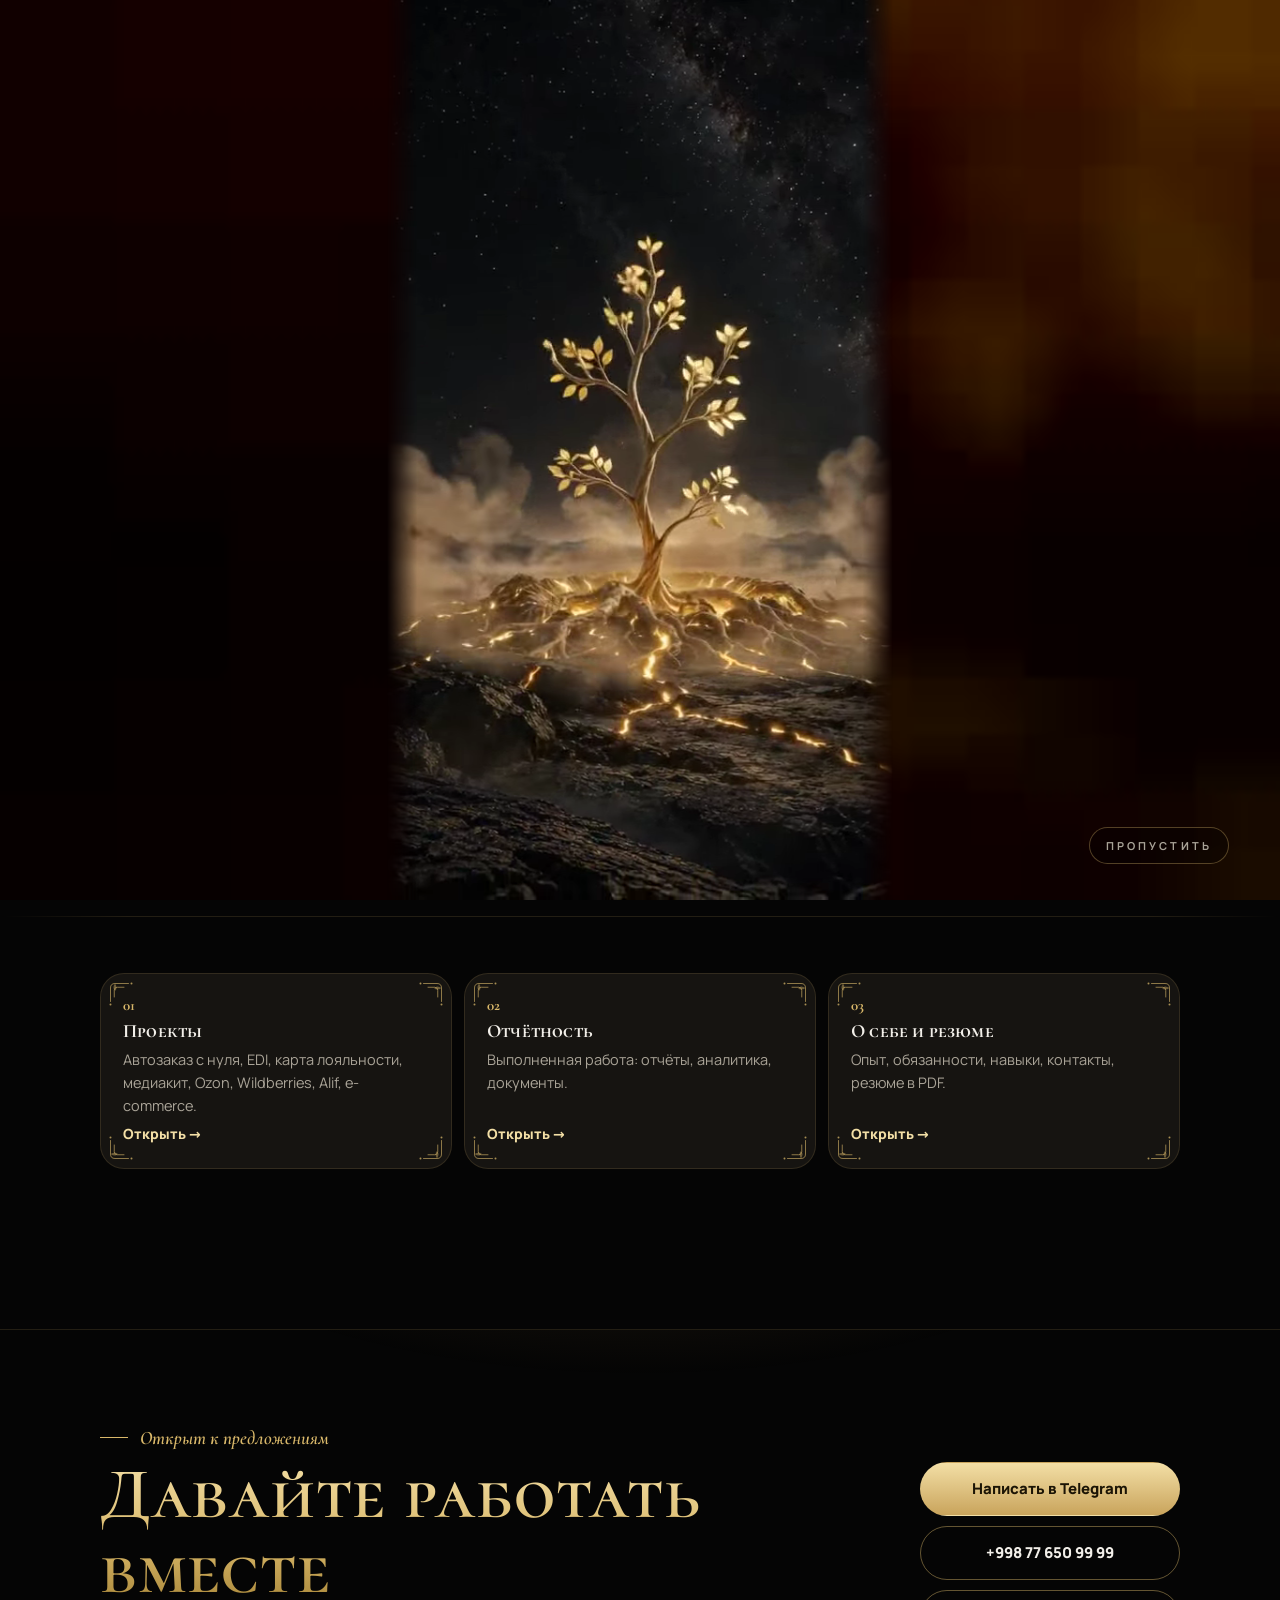
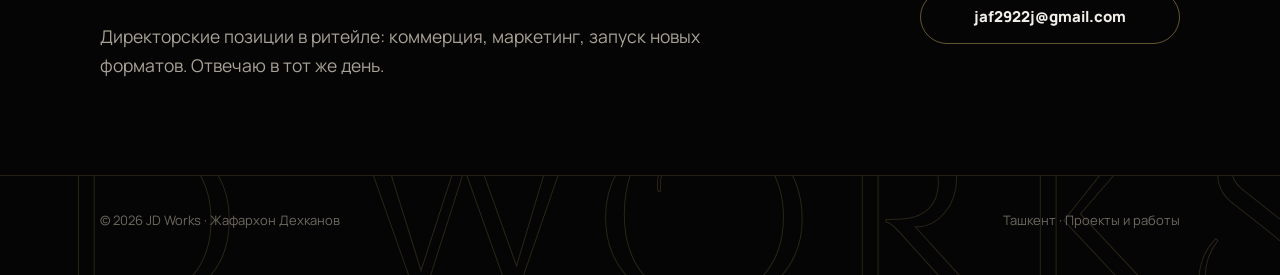
<file: index.html>
<!doctype html>
<html lang="ru">
<head>
<meta charset="utf-8">
<meta name="viewport" content="width=device-width, initial-scale=1, viewport-fit=cover">
<title>JD Works · Жафархон Дехканов</title>

<link rel="preload" href="fonts/manrope-cyrillic-400-normal.woff2" as="font" type="font/woff2" crossorigin><link rel="preload" href="fonts/cormorant-unicase-cyrillic-600-normal.woff2" as="font" type="font/woff2" crossorigin>
<link rel="stylesheet" href="style.css?v=1793001300">
<meta name="description" content="JD Works — проекты и работы Жафархона Дехканова: ритейл, коммерция, маркетинг, запуск новых форматов.">
<meta property="og:type" content="website"><meta property="og:title" content="JD Works · Жафархон Дехканов"><meta property="og:description" content="Проекты и работы Жафархона Дехканова: ритейл, коммерция, маркетинг, новые форматы.">
<meta property="og:image" content="https://jaf2922j-dotcom.github.io/img/og.jpg"><meta name="twitter:card" content="summary_large_image">
<script>try{if((sessionStorage.getItem('jdIntro')!=='1'||/[?&]intro/.test(location.search))&&!matchMedia('(prefers-reduced-motion: reduce)').matches){document.documentElement.classList.add('pre');setTimeout(function(){document.documentElement.classList.remove('pre')},2500)}}catch(e){}</script>
<link rel="icon" href="favicon.svg" type="image/svg+xml"><link rel="apple-touch-icon" href="img/icon-180.png">
</head>
<body>
<header class="top"><div class="w"><a class="lg" href="index.html" aria-label="JD Works — главная"><svg class="mono" viewBox="300 72 392 280" aria-hidden="true"><defs><linearGradient id="hgm" x1="0" y1="0" x2="0" y2="1"><stop offset="0" stop-color="#FFF3D1"/><stop offset=".22" stop-color="#F0D08A"/><stop offset=".48" stop-color="#B98A3B"/><stop offset=".6" stop-color="#E9C77A"/><stop offset=".78" stop-color="#F8E6B5"/><stop offset="1" stop-color="#8A6426"/></linearGradient></defs><path d="M450.4 82.5V88.9H417.4V273.9Q414.4 283.5 409.6 294.9Q404.8 306.2 397.6 316.6Q390.3 326.9 379.7 333.5Q369.2 340.1 354.3 340.1Q340.5 340.1 330.4 334.5Q320.3 329 315 320.3Q309.6 311.7 309.6 302.3Q309.6 294.5 312.7 289.2Q315.7 283.8 320.7 281Q325.6 278.2 331.4 278.2Q336.3 278.2 341.3 280.5Q346.2 282.8 349.6 287.7Q353 292.5 353 300.1Q353 307.4 349.6 312.1Q346.2 316.8 341.1 318.9Q335.9 321.1 329.9 320.8Q326.9 320.4 324.1 318.1Q322.7 317.1 321.7 315.6Q323.8 319.4 326.9 322.7Q331.4 327.4 337.8 330.2Q344.1 333.1 351.9 333.1Q363.9 333.1 370.2 326.3Q376.4 319.4 378.6 304.8Q380.7 290.2 380.7 267.3V88.9H337.8V82.5Z" pathLength="1"/><path d="M559.4 82.5Q596.8 82.5 623.8 98.6Q650.8 114.7 665.4 142.6Q680 170.6 680 206.2Q680 233 671.3 255.6Q662.7 278.2 646.6 294.9Q630.5 311.5 608.4 320.8Q586.3 330 559.4 330H463.2V323.6H493V88.9H463.2V82.5ZM530 323.6H559.4Q581.1 323.6 595.9 314Q610.7 304.4 619.7 287.9Q628.7 271.4 632.6 250.3Q636.6 229.2 636.6 206.2Q636.6 183.3 632.1 162.2Q627.7 141.1 618.4 124.6Q609.2 108.1 594.6 98.5Q580 88.9 559.4 88.9H530Z" pathLength="1"/></svg><span>WORKS</span></a><nav class="tabs" aria-label="Разделы"><a href="index.html" class=on aria-current=page>Главная</a><a href="projects.html">Проекты</a><a href="reports.html">Отчётность</a><a href="about.html">О себе</a></nav></div></header>
<main>
<div class="w hero"><span class="side" aria-hidden="true">Портфолио · 2026</span>
 <div>
  <p class="kick">Проекты и работы</p>
  <h1 class="gold">JD Works</h1>
  <p class="nm">Жафархон Дехканов</p>
  <p class="rl">Заместитель директора департамента маркетинга и рекламы · Makro</p>
  <p class="ld" style="margin-top:20px">15+ лет опыта, из них 10 лет в Makro: от торгового зала и управления запасами до руководства коммерцией, маркетингом и новыми проектами.</p>
 </div>
 <div class="pf"><span><img src="img/jafar-full.jpg" alt="Жафархон Дехканов" width="800" height="1000"></span></div>
 <a class="scr" href="#more" aria-label="Листать вниз"><i></i>листать</a>
</div>
<div id="more"></div>
<div class="w"><div class="kpi rv">
 <div><b class="gold">15+</b><span>лет опыта работы</span></div>
 <div><b class="gold">20+</b><span>новых магазинов запущено</span></div>
 <div><b class="gold">20+</b><span>человек в команде коммерции</span></div>
 <div><b class="gold">15 000+</b><span>SKU проверено в SAP</span></div>
</div></div>
<div class="mq" aria-hidden="true"><div><span>Ритейл</span><span>Коммерция</span><span>Маркетинг</span><span>Автозаказ</span><span>SAP ERP</span><span>EDI</span><span>E-commerce</span><span>Промо</span><span>Запуск магазинов</span><span>Карта лояльности</span><span>Поставщики</span><span>Аналитика</span><span>Ритейл</span><span>Коммерция</span><span>Маркетинг</span><span>Автозаказ</span><span>SAP ERP</span><span>EDI</span><span>E-commerce</span><span>Промо</span><span>Запуск магазинов</span><span>Карта лояльности</span><span>Поставщики</span><span>Аналитика</span></div></div>
<div class="w tiles">
 <a class="tile rv" href="projects.html"><i>01</i><b>Проекты</b><span>Автозаказ с нуля, EDI, карта лояльности, медиакит, Ozon, Wildberries, Alif, e-commerce.</span><em>Открыть →</em></a>
 <a class="tile rv" href="reports.html"><i>02</i><b>Отчётность</b><span>Выполненная работа: отчёты, аналитика, документы.</span><em>Открыть →</em></a>
 <a class="tile rv" href="about.html"><i>03</i><b>О себе и резюме</b><span>Опыт, обязанности, навыки, контакты, резюме в PDF.</span><em>Открыть →</em></a>
</div>
</main>
<section class="cta-b"><div class="w"><div class="rv"><p class="kick">Открыт к предложениям</p><h2 class="gold">Давайте работать вместе</h2><p class="ld">Директорские позиции в ритейле: коммерция, маркетинг, запуск новых форматов. Отвечаю в тот же день.</p></div>
<div class="cta-l rv"><a class="bt p" href="https://t.me/Jafar_Dexkanov" target="_blank" rel="noopener">Написать в Telegram</a><a class="bt" href="tel:+998776509999">+998 77 650 99 99</a><a class="bt" href="mailto:jaf2922j@gmail.com">jaf2922j@gmail.com</a></div></div></section>
<footer><div class="wm" aria-hidden="true">JD WORKS</div><div class="w"><span>© 2026 JD Works · Жафархон Дехканов</span><span>Ташкент · Проекты и работы</span></div></footer>
<script src="fx.js?v=1792682958"></script>
<script src="/stats.js" defer></script></body>
</html>
</file>
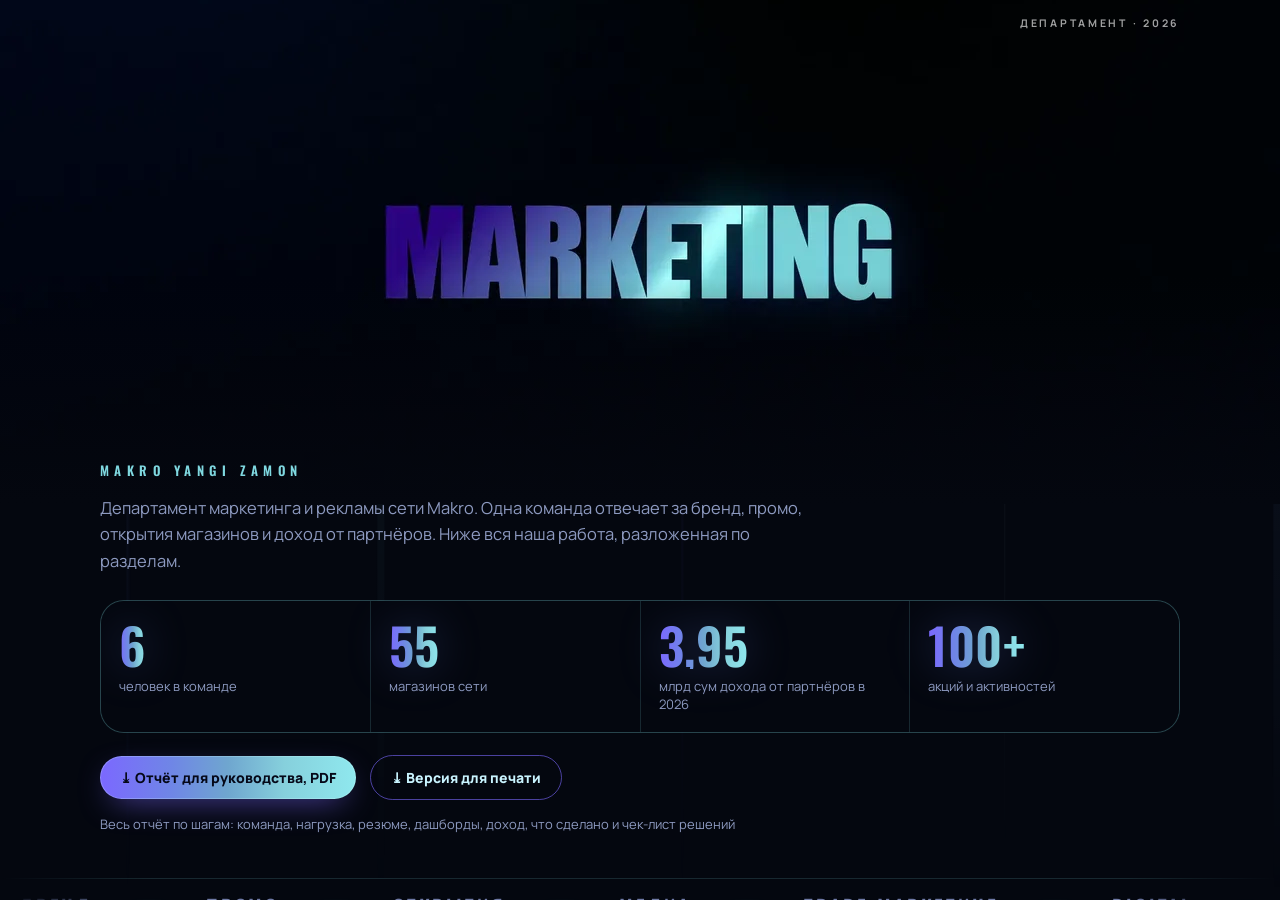
<file: marketing/index.html>
<!doctype html>
<html lang="ru"><head><meta charset="utf-8"><meta name="viewport" content="width=device-width,initial-scale=1,viewport-fit=cover"><meta name="robots" content="noindex,nofollow"><style>html,body{margin:0;padding:0}</style></head><body>
<title>Makro Marketing</title>
<link rel="preconnect" href="https://fonts.googleapis.com">
<link rel="stylesheet" href="https://fonts.googleapis.com/css2?family=Nunito:wght@700;800;900&family=Unbounded:wght@600;800&family=Manrope:wght@400;500;600;700&family=JetBrains+Mono:wght@400;600&display=swap">
<style>
/* Layout: one fixed screen — the yangi zamon emblem turning at the centre of a four-arm galaxy in brand colours; top buttons open full-screen pages that grow out of the logo */
:root{
  --space:#0a0820; --space2:#151036; --panel:#17133a; --line:#2c2660; --fg:#f4f2ff; --mute:#9d97c9;
  --red:#e0382f; --green:#4aa63f; --yellow:#f4c834; --indigo:#3d2e8c; --lilac:#8b7cf6;
  --brand:"Nunito","Arial Rounded MT Bold",system-ui,sans-serif;
  --body:"Manrope",system-ui,-apple-system,"Segoe UI",sans-serif;
  --mono:"JetBrains Mono",ui-monospace,Menlo,monospace;
  color-scheme:dark;
}
*{box-sizing:border-box}
html,body{height:100%;background:var(--space);color:var(--fg)}
html{-webkit-text-size-adjust:100%;text-size-adjust:100%}
body{font-family:var(--body);font-size:15px;line-height:1.55;overflow:hidden}
button{font:inherit;color:inherit;background:none;border:0;cursor:pointer}
a{color:inherit}
h1,h2,h3{font-family:var(--brand);font-weight:900;margin:0;line-height:1.08;text-wrap:balance}
.eyebrow{font-family:var(--mono);font-size:11px;letter-spacing:.16em;text-transform:uppercase;color:var(--mute)}
:focus-visible{outline:2px solid var(--yellow);outline-offset:3px;border-radius:8px}

/* home */
#sky{position:fixed;inset:0;width:100%;height:100%;display:block;background:radial-gradient(60% 60% at 50% 50%,var(--space2) 0%,var(--space) 70%)}
.home{position:fixed;inset:0;display:grid;place-items:center;pointer-events:none}
.core{display:grid;justify-items:center;gap:22px;transform:translateY(10px)}
.emblem{width:clamp(130px,22vmin,210px);aspect-ratio:1;animation:spin 48s linear infinite;filter:drop-shadow(0 0 40px #7fd8e055)}
@keyframes spin{to{transform:rotate(360deg)}}
.word{text-align:center;font-family:var(--brand);line-height:.9;filter:drop-shadow(0 2px 14px #000c) drop-shadow(0 0 2px #000)}
.word b{display:block;font-weight:900;font-size:clamp(44px,8vmin,76px);color:var(--red);letter-spacing:-.02em}
.word span{display:block;font-weight:800;font-size:clamp(20px,3.6vmin,34px);color:var(--lilac);margin-top:4px}
.sub{font-family:var(--mono);font-size:11px;letter-spacing:.24em;text-transform:uppercase;color:#fff;text-align:center;text-shadow:0 1px 8px #000,0 0 2px #000}

/* top buttons */
.bar{position:fixed;top:0;left:0;right:0;z-index:20;padding:calc(env(safe-area-inset-top,0px) + 16px) 16px 0;display:flex;justify-content:center}
.btns{display:flex;gap:6px;padding:6px;border:1px solid #ffffff1c;border-radius:99px;background:#0a082099;backdrop-filter:blur(14px);overflow-x:auto;scrollbar-width:none;max-width:100%}
.btns::-webkit-scrollbar{display:none}
.btns button{flex:none;padding:10px 16px;border-radius:99px;font-size:13px;font-weight:600;color:#d8d4f6;white-space:nowrap;display:flex;align-items:center;gap:8px;transition:background .2s,color .2s}
.btns button i{width:7px;height:7px;border-radius:50%;display:block}
.btns button:hover,.btns button.on{background:#ffffff14;color:#fff}
.foot{position:fixed;left:0;right:0;bottom:calc(env(safe-area-inset-bottom,0px) + 18px);text-align:center;font-family:var(--mono);font-size:10px;letter-spacing:.2em;color:#9d97c9aa;text-transform:uppercase;pointer-events:none}


/* explosion home */
.core{pointer-events:auto;cursor:pointer;border-radius:30px;transition:transform 1s cubic-bezier(.7,0,.2,1)}
.core .word,.core .sub{transition:opacity .4s,transform .6s}
.core.boom .emblem{animation:boom 1.1s cubic-bezier(.3,.7,.2,1) forwards,spin 48s linear 1.1s infinite}
@keyframes boom{0%{transform:scale(1)}18%{transform:scale(1.35) rotate(40deg);filter:brightness(2.2) drop-shadow(0 0 60px #fff)}45%{transform:scale(.2) rotate(140deg);opacity:.2}100%{transform:scale(.55) rotate(360deg);opacity:1}}
.core.boom .word,.core.boom .sub{opacity:0;transform:scale(.6)}
.core.boom{transform:translateY(-6px)}
.hint.off{opacity:0!important;animation:none}
.hint{z-index:4;text-shadow:0 1px 6px #000;position:fixed;left:0;right:0;bottom:calc(env(safe-area-inset-bottom,0px) + 22px);text-align:center;font-family:var(--mono);font-size:11px;letter-spacing:.22em;text-transform:uppercase;color:#cfc9ff;pointer-events:none;animation:blink 2.4s ease-in-out infinite;transition:opacity .4s}
@keyframes blink{50%{opacity:.35}}
.orbit{position:fixed;inset:0;pointer-events:none;z-index:5}
.pl{position:absolute;left:50%;top:50%;display:grid;justify-items:center;gap:10px;pointer-events:auto;opacity:0;will-change:transform}
.pl[hidden]{display:none}
.orb{width:clamp(64px,9vmin,88px);aspect-ratio:1;border-radius:50%;display:grid;place-items:center;position:relative;
  background:radial-gradient(circle at 34% 28%,#fff9 0%,var(--c) 32%,var(--c2) 100%);box-shadow:0 0 0 1px #ffffff26,0 0 40px -4px var(--c),inset -8px -10px 20px #0006;transition:transform .3s}
.orb::before{content:"";position:absolute;inset:-12px;border-radius:50%;border:1px dashed #ffffff30;animation:spin 20s linear infinite}
.orb svg{width:42%;height:42%;color:#fff;filter:drop-shadow(0 1px 2px #0006)}
.pl:hover .orb,.pl:focus-visible .orb{transform:scale(1.12)}
.pl b{font-family:var(--brand);font-weight:900;font-size:clamp(13px,1.6vmin,16px);text-align:center;line-height:1.15;max-width:150px;text-shadow:0 2px 10px #000,0 0 3px #000,0 0 1px #000}
.pl small{font-family:var(--mono);font-size:10px;letter-spacing:.12em;text-transform:uppercase;color:#e8e4ff;text-shadow:0 1px 6px #000,0 0 2px #000;margin-top:-6px}
.pl.kitp .orb{width:clamp(80px,12vmin,116px)}

/* pages grow out of the logo */
.page{position:fixed;inset:0;z-index:10;background:#0a0820;overflow-y:auto;clip-path:circle(0% at var(--ox,50%) var(--oy,50%));visibility:hidden;transition:clip-path .75s cubic-bezier(.7,0,.2,1),visibility 0s .75s}
.page.open{clip-path:circle(150% at var(--ox,50%) var(--oy,50%));visibility:visible;transition:clip-path .85s cubic-bezier(.7,0,.2,1),visibility 0s}
.pin{max-width:1080px;margin:0 auto;padding:calc(env(safe-area-inset-top,0px) + 96px) 16px calc(env(safe-area-inset-bottom,0px) + 72px)}
.phead{display:flex;justify-content:space-between;align-items:flex-end;gap:16px;flex-wrap:wrap;margin-bottom:36px}
.phead h2{font-size:clamp(32px,6vw,60px)}
.phead p{color:var(--mute);margin:10px 0 0;max-width:52ch}
.back{display:inline-flex;align-items:center;gap:8px;border:1px solid var(--line);border-radius:99px;padding:9px 16px;font-size:13px;font-weight:600}
.back:hover{border-color:var(--lilac)}
.page .reveal{opacity:0;transform:translateY(18px)}
.page.open .reveal{opacity:1;transform:none;transition:opacity .6s ease,transform .6s ease}
.page.open .r1{transition-delay:.35s}.page.open .r2{transition-delay:.45s}.page.open .r3{transition-delay:.55s}
.demo{font-family:var(--mono);font-size:11px;color:var(--yellow);border:1px dashed #f4c83466;border-radius:8px;padding:7px 12px;display:inline-block}

/* team */
.lead{display:grid;grid-template-columns:minmax(0,300px) 1fr;gap:32px;align-items:end;margin-bottom:44px}
.lead .ph{position:relative;aspect-ratio:3/4;max-width:100%;border-radius:22px;overflow:hidden;background:radial-gradient(90% 70% at 50% 30%,#3d2e8c 0%,#17133a 70%)}
.lead .ph img{position:absolute;left:0;right:0;bottom:0;width:100%;height:96%;object-fit:contain;object-position:bottom}
.lead h3{font-size:clamp(26px,4vw,40px)}
.lead .role{color:var(--lilac);font-weight:700;margin:6px 0 16px}
.lead ul{margin:0;padding-left:18px;color:#d8d4f6}
.org{display:grid;gap:14px}
.grp{display:grid;grid-template-columns:150px 1fr;gap:14px;align-items:start;padding-top:14px;border-top:1px solid var(--line)}
.grp .eyebrow{padding-top:12px}
.ppl{display:flex;flex-wrap:wrap;gap:10px}
.person{display:flex;align-items:center;gap:12px;padding:8px 16px 8px 8px;border:1px solid var(--line);border-radius:99px;background:var(--panel);text-align:left;transition:border-color .2s,transform .2s}
.person:hover{border-color:var(--lilac);transform:translateY(-2px)}
.ava{width:40px;height:40px;border-radius:50%;display:grid;place-items:center;font-family:var(--brand);font-weight:900;font-size:14px;color:#fff;flex:none}
.person b{display:block;font-size:14px}
.person small{color:var(--mute);font-size:12px}


/* org tree */
.treewrap{overflow-x:auto;padding-bottom:10px;margin-inline:min(0px,calc(50% - 50vw + 16px));display:flex}
.treewrap .tree{margin:0 auto}
@media (max-width:760px){.treewrap{margin-inline:0;display:block}}
.tree{--lc:#4a3f8f;min-width:max-content;margin:0 auto}
.tree ul{display:flex;justify-content:center;padding:30px 0 0;margin:0;position:relative}
.tree li{list-style:none;position:relative;padding:30px 6px 0;display:flex;flex-direction:column;align-items:center}
.tree>ul{padding-top:0}.tree>ul>li{padding-top:0}
.tree li::before,.tree li::after{content:"";position:absolute;top:0;right:50%;width:50%;height:30px;border-top:2px solid var(--lc)}
.tree li::after{right:auto;left:50%;border-left:2px solid var(--lc)}
.tree li:only-child::before,.tree li:only-child::after{display:none}
.tree li:only-child{padding-top:30px}
.tree li:only-child>.tnode::before{content:"";position:absolute;left:50%;top:-30px;height:30px;border-left:2px solid var(--lc)}
.tree li:first-child::before,.tree li:last-child::after{border:0}
.tree li:last-child::before{border-right:2px solid var(--lc);border-radius:0 12px 0 0}
.tree li:first-child::after{border-radius:12px 0 0 0}
.tree ul ul::before{content:"";position:absolute;top:0;left:50%;height:30px;border-left:2px solid var(--lc)}
.tree>ul>li::before,.tree>ul>li::after,.tree>ul>li>.tnode::before{display:none!important}
.tree>ul>li:only-child{padding-top:0}
.tnode{position:relative;display:flex;align-items:center;gap:10px;text-align:left;padding:8px 14px 8px 8px;border:1px solid var(--line);border-radius:16px;background:var(--panel);width:226px;transition:border-color .2s,transform .25s,box-shadow .25s;
  opacity:0;transform:translateY(14px) scale(.92)}
.page.open .tnode{opacity:1;transform:none;transition:opacity .5s ease calc(.35s + var(--i)*.07s),transform .6s cubic-bezier(.3,1.4,.5,1) calc(.35s + var(--i)*.07s),border-color .2s,box-shadow .25s}
.tnode:hover{border-color:var(--gc);box-shadow:0 10px 30px -12px var(--gc)}
.page.open .tnode:hover{transform:translateY(-3px)}
.tnode::after{content:"";position:absolute;left:14px;right:14px;top:-1px;height:3px;border-radius:0 0 3px 3px;background:var(--gc)}
.tava{width:46px;height:46px;border-radius:50%;flex:none;display:grid;place-items:center;font-family:var(--brand);font-weight:900;font-size:15px;color:#fff;overflow:hidden}
.tava.team{border:2px dashed var(--gc);color:var(--gc)}.tava.team .ic{width:22px;height:22px}
.tnode.tteam{border-style:dashed}
.tava img{width:100%;height:100%;object-fit:cover;object-position:50% 8%}
.ttx{min-width:0;display:grid}
.ttx b{font-size:13.5px;line-height:1.2}
.ttx small{font-size:11.5px;color:var(--mute);line-height:1.3;margin-top:2px}
.ttx em{font-style:normal;font-family:var(--mono);font-size:9.5px;letter-spacing:.08em;text-transform:uppercase;color:var(--gc);margin-top:4px}
.tnode.root{width:300px;padding:12px 18px 12px 12px;border-color:var(--gc);background:linear-gradient(135deg,#2a2160,var(--panel))}
.tnode.root .tava{width:72px;height:72px}
.tnode.root .ttx b{font-family:var(--brand);font-weight:900;font-size:18px}

@media (min-width:761px){
  .tree ul.stack{flex-direction:column;align-items:center;padding-top:30px}
  .tree ul.stack::before{height:100%!important;top:0;bottom:24px}
  .tree ul.stack>li{padding:12px 0 0}
  .tree ul.stack>li::before,.tree ul.stack>li::after,.tree ul.stack>li>.tnode::before{display:none!important}
  .tree ul.stack>li:first-child{padding-top:0}
}
@media (max-width:760px){
  .tree{min-width:0}
  .tree ul{display:block;padding:0 0 0 20px}
  .tree>ul{padding-left:0}
  .tree li{display:block;padding:12px 0 0 22px}
  .tree>ul>li{padding-left:0}
  .tree li::before{top:0;left:0;right:auto;width:22px;height:40px;border:0;border-left:2px solid var(--lc);border-bottom:2px solid var(--lc);border-radius:0 0 0 12px}
  .tree li::after{top:40px;left:0;bottom:0;width:0;height:auto;border:0;border-left:2px solid var(--lc);border-radius:0}
  .tree li:last-child::after{display:none}
  .tree li:first-child::before{border-left:2px solid var(--lc);border-bottom:2px solid var(--lc)}
  .tree li:last-child::before{border-right:0;border-radius:0 0 0 12px}
  .tree li:only-child::before{display:block}.tree li:only-child>.tnode::before{display:none}.tree li:only-child{padding-top:12px}
  .tree ul ul::before{display:none}
  .tree>ul>li::before,.tree>ul>li::after{display:none}
  .tnode{width:100%;max-width:340px}.tnode.root{width:100%}
}


/* living tree */
.tree2{width:100%;position:relative}
.otree{display:block;width:100%;height:auto;overflow:visible}
.otree .root{fill:none;stroke:#3b2f86;stroke-linecap:round;stroke-dasharray:1;stroke-dashoffset:1;opacity:.8}
.otree .trunk{transform-box:fill-box;transform-origin:50% 100%;transform:scaleY(0)}
.otree .br{fill:none;stroke-linecap:round;stroke-dasharray:1;stroke-dashoffset:1;transition:opacity .3s}
.otree .bglow{fill:none;stroke-linecap:round;stroke-dasharray:1;stroke-dashoffset:1;opacity:0;transition:opacity .3s}
.otree .leaf{transform-box:fill-box;transform-origin:0 50%;transform:scale(0);opacity:.9}
.otree .spark{opacity:0}
.otree .tn{cursor:pointer;outline:none}
.otree .tn>*{transform-box:fill-box;transform-origin:center}
.otree .tn{opacity:0}
.otree .nm{fill:#fff;font-family:var(--brand);font-weight:900;text-anchor:middle;paint-order:stroke;stroke:#0a0820;stroke-width:4px;stroke-linejoin:round}
.otree .rl{font-family:var(--mono);text-anchor:middle;letter-spacing:.03em;paint-order:stroke;stroke:#0a0820;stroke-width:3px}
.otree .gl{fill:#9d97c9;font-family:var(--mono);letter-spacing:.3em;text-anchor:middle}
.otree .orbit{opacity:.7}
.otree .halo{opacity:.6}
.page.open .otree .root{animation:draw 1.4s ease-out var(--d) forwards}
.page.open .otree .trunk{animation:grow .7s cubic-bezier(.3,.8,.3,1) .1s forwards}
.page.open .otree .br{animation:draw .9s cubic-bezier(.4,0,.2,1) var(--d) forwards}
.page.open .otree .bglow{animation:draw .9s cubic-bezier(.4,0,.2,1) var(--d) forwards,gfade .9s var(--d) forwards}
.page.open .otree .leaf{animation:leafpop .5s cubic-bezier(.3,1.6,.5,1) var(--d) forwards,sway var(--sw) ease-in-out calc(var(--d) + .5s) infinite alternate}
.page.open .otree .spark{animation:sp 1s 2.4s forwards}
.page.open .otree .tn{animation:nodein .7s cubic-bezier(.3,1.5,.5,1) calc(var(--d) + .55s) forwards}
.page.open .otree .orbit{animation:spin 18s linear infinite}
.page.open .otree .halo{animation:breathe 3.2s ease-in-out infinite}
.otree .tn:hover .halo,.otree .tn:focus-visible .halo,.otree .tn.lit .halo{opacity:1;r:60}
.otree .tn:focus-visible .orbit{stroke-width:2.5;opacity:1}
.otree.focus .br:not(.lit){opacity:.35}
.otree .bglow.lit{opacity:.55!important}
@keyframes draw{to{stroke-dashoffset:0}}
@keyframes grow{to{transform:scaleY(1)}}
@keyframes gfade{to{opacity:.18}}
@keyframes leafpop{to{transform:scale(1)}}
@keyframes sway{from{rotate:-9deg}to{rotate:9deg}}
@keyframes sp{to{opacity:.95}}
@keyframes nodein{from{opacity:0;scale:.3}to{opacity:1;scale:1}}
@keyframes breathe{50%{opacity:.25}}
@media (prefers-reduced-motion:reduce){.otree .root,.otree .br,.otree .bglow{stroke-dashoffset:0}.otree .trunk,.otree .leaf{transform:none}.otree .tn,.otree .spark{opacity:1}}


/* org chart — executive */
.okpi{display:grid;grid-template-columns:repeat(4,1fr);gap:1px;background:var(--line);border:1px solid var(--line);border-radius:20px;overflow:hidden;margin-bottom:44px}
.okpi>div{background:#0e0b2a;padding:20px;display:flex;flex-direction:column;justify-content:flex-end;min-width:0}
.okpi b{font-family:"Unbounded",var(--brand);font-weight:800;font-size:clamp(28px,3.4vw,44px);line-height:1}
.okpi span{font-size:12px;color:var(--mute);margin-top:8px}
.okpi .oring{display:grid;grid-template-columns:auto 1fr;grid-template-rows:auto auto;column-gap:14px;align-items:center}
.okpi .oring svg{grid-row:span 2;width:64px;height:64px;transform:rotate(-90deg)}
.okpi .oring circle{fill:none;stroke:#2c2660;stroke-width:3.4}
.okpi .oring .fg{stroke:var(--yellow);stroke-linecap:round;stroke-dasharray:var(--f) 100}
.okpi .oring b{font-size:28px}.okpi .oring span{margin-top:0}
.pet{width:var(--ps);height:var(--ps);flex:none;display:grid;place-items:center;overflow:hidden;background:var(--pc);position:relative;border-radius:50% 50% 50% 50%;box-shadow:0 0 0 3px #0a0820,0 0 0 5px var(--pc)}
.pet.q0{border-radius:50% 50% 50% 14%}.pet.q1{border-radius:50% 14% 50% 50%}.pet.q2{border-radius:14% 50% 50% 50%}.pet.q3{border-radius:50% 50% 14% 50%}
.pet img{width:100%;height:100%;object-fit:cover;object-position:50% 12%}
.pet b{font-family:var(--brand);font-weight:900;color:#fff;font-size:calc(var(--ps)*.32)}
.pet.vac{background:transparent;box-shadow:none;border:2px dashed var(--pc)}
.pet.vac i{font-style:normal;font-family:"Unbounded",var(--brand);font-weight:600;color:var(--pc);font-size:calc(var(--ps)*.42);line-height:1}
.chain{display:flex;flex-direction:column;align-items:center}
.otier{display:flex;flex-direction:column;align-items:center;gap:14px}
.tlab{font-family:var(--mono);font-size:11px;letter-spacing:.24em;text-transform:uppercase;color:var(--mute)}
.lead2{display:flex;align-items:center;gap:22px;text-align:left;padding:14px 30px 14px 14px;border-radius:999px;border:1px solid var(--line);background:linear-gradient(90deg,#1b1645,#0e0b2a);transition:border-color .25s,transform .25s}
.lead2:hover{border-color:var(--yellow);transform:translateY(-2px)}
.lead2.sm:hover{border-color:var(--lilac)}
.lead2.vacdir{border-style:dashed;background:transparent}.lead2 small{display:block;color:var(--mute);font-size:12.5px;margin-top:6px}
.lead2 em{display:block;font-style:normal;font-family:var(--mono);font-size:11px;letter-spacing:.14em;text-transform:uppercase;color:var(--yellow)}
.lead2.sm em{color:var(--lilac)}
.lead2 b{display:block;color:#fff;font-family:"Unbounded",var(--brand);font-weight:600;font-size:clamp(20px,2.4vw,30px);line-height:1.15;margin-top:8px;max-width:15ch}
.lead2.sm b{font-size:clamp(17px,1.9vw,24px)}
.wire{width:2px;height:38px;background:linear-gradient(var(--line),var(--lilac))}
.upr{padding:10px 22px;border-radius:99px;border:1px solid var(--lilac);font-family:var(--mono);font-size:12px;letter-spacing:.18em;text-transform:uppercase;color:#d8d4f6;background:#0e0b2a}
.fork{width:50%;height:36px;border:2px solid var(--line);border-bottom:0;border-radius:18px 18px 0 0;position:relative}
.fork::before{content:"";position:absolute;left:50%;top:-2px;height:0;width:0}
.otds{display:grid;grid-template-columns:1fr 1fr;gap:18px}
.otd{border:1px solid var(--line);border-top:4px solid var(--c);border-radius:22px;padding:24px;background:linear-gradient(180deg,color-mix(in srgb,var(--c) 9%,#0e0b2a),#0e0b2a 40%);min-width:0}
.otd header{display:flex;gap:16px;align-items:flex-start}
.onum{font-family:"Unbounded",var(--brand);font-weight:800;font-size:64px;line-height:.85;color:transparent;-webkit-text-stroke:1.5px var(--c)}
.olab{font-family:var(--mono);font-size:10px;letter-spacing:.2em;text-transform:uppercase;color:var(--c)}
.otd h3{font-family:"Unbounded",var(--brand);font-weight:600;font-size:clamp(18px,1.7vw,22px);line-height:1.2;margin-top:6px}
.otd header p{color:var(--mute);font-size:13px;margin:8px 0 0}
.ometer{display:flex;align-items:center;gap:14px;margin:20px 0 6px;flex-wrap:wrap}
.segs{display:flex;gap:4px}
.segs i{width:22px;height:8px;border-radius:3px;border:1.5px dashed color-mix(in srgb,var(--c) 70%,transparent)}
.segs i.on{background:var(--c);border:1.5px solid var(--c)}
.ometer span{font-size:12px;color:var(--mute)}.ometer b{color:#fff}
.olabel{font-family:var(--mono);font-size:10px;letter-spacing:.2em;text-transform:uppercase;color:var(--mute);margin:22px 0 10px;display:flex;align-items:center;gap:10px}
.olabel::after{content:"";flex:1;height:1px;background:var(--line)}
.hcard,.mcard,.vcard{display:flex;align-items:center;gap:14px;text-align:left;border-radius:18px;border:1px solid var(--line);background:#0a0820;padding:10px 14px 10px 10px;width:100%;transition:border-color .2s,transform .2s,background .2s}
.hcard:hover,.mcard:hover,.vcard:hover{border-color:var(--c);transform:translateY(-2px)}
.hcard{padding:14px}
.hcard em,.vcard em{display:block;font-style:normal;font-family:var(--mono);font-size:10px;letter-spacing:.12em;text-transform:uppercase;color:var(--c)}
.hcard b{display:block;color:#fff;font-family:"Unbounded",var(--brand);font-weight:600;font-size:17px;line-height:1.2;margin-top:6px}
.hcard small,.mcard small{display:block;color:var(--mute);font-size:12px;margin-top:3px;line-height:1.3}
.mgrid{display:grid;grid-template-columns:1fr 1fr;gap:8px}
.mcard b{display:block;color:#fff;font-size:14px;line-height:1.2}
.vcard{border-style:dashed;background:transparent}
.vcard b{display:block;color:#fff;font-size:14px;margin-top:4px}
.vcard.vhead b{font-family:"Unbounded",var(--brand);font-weight:600;font-size:17px}
.vcard .nowl{display:block;font-size:11.5px;line-height:1.4;color:var(--mute);margin-top:5px;font-weight:400}.vcard.hot{border-color:#ff8fb3aa}.vcard .hotb{display:inline-block;margin-left:8px;font-style:normal;font-family:var(--mono);font-size:9px;letter-spacing:.1em;text-transform:uppercase;color:#1a0b14;background:#ff8fb3;border-radius:20px;padding:2px 8px;vertical-align:middle}
.curby{display:flex;align-items:center;gap:10px;margin-top:8px;padding:6px 14px 6px 6px;border-radius:99px;border:1px solid var(--line);font-size:12.5px;color:var(--mute);text-align:left}
.curby:hover{border-color:#e0382f}.curby b{color:#fff}
.onote{color:var(--mute);font-size:12px;margin-top:22px;text-align:center}
.page.open .otd{animation:otdin .8s cubic-bezier(.2,.7,.2,1) both}
.page.open .otd+.otd{animation-delay:.12s}
@keyframes otdin{from{opacity:0;transform:translateY(24px)}}
@media (max-width:860px){
  .okpi{grid-template-columns:1fr 1fr;margin-bottom:30px}
  .otds{grid-template-columns:1fr}
  .fork{width:2px;border:0;background:var(--line);border-radius:0;height:26px}
  .lead2{padding:10px 18px 10px 10px;gap:14px}
  .lead2 .pet{--ps:84px!important}.lead2.sm .pet{--ps:68px!important}
  .otd{padding:18px}
  .onum{font-size:46px}
}
@media (max-width:420px){.mgrid{grid-template-columns:1fr}}

/* months */
.months{display:grid;grid-template-columns:repeat(auto-fill,minmax(160px,1fr));gap:10px}
.month{padding:16px;border:1px solid var(--line);border-radius:16px;background:var(--panel);text-align:left;display:flex;flex-direction:column;gap:10px;min-height:136px;transition:border-color .2s,transform .2s}
.month:hover{border-color:var(--lilac);transform:translateY(-2px)}
.month .mn{font-family:var(--brand);font-weight:900;font-size:20px}
.month .dots{display:flex;gap:4px;flex-wrap:wrap}
.month .dots i{width:10px;height:10px;border-radius:3px}
.month .meta{font-family:var(--mono);font-size:11px;color:var(--mute);margin-top:auto}
.month.now{border-style:dashed}
.month.empty{opacity:.4}

/* stats */
.tiles{display:grid;grid-template-columns:repeat(auto-fit,minmax(180px,1fr));gap:10px;margin-bottom:28px}
.tile{border:1px solid var(--line);border-radius:16px;padding:18px;background:var(--panel)}
.tile b{display:block;font-family:var(--brand);font-weight:900;font-size:34px;line-height:1;font-variant-numeric:tabular-nums}
.tile span{display:block;color:var(--mute);font-size:13px;margin-top:8px}
.tile em{font-style:normal;font-family:var(--mono);font-size:11px;color:var(--green)}
.charts{display:grid;grid-template-columns:1.4fr 1fr;gap:12px}
.chart{border:1px solid var(--line);border-radius:16px;padding:18px;background:var(--panel);min-width:0}
.chart h3{font-family:var(--body);font-size:15px;font-weight:700;margin-bottom:14px}
.chart svg{width:100%;height:auto;display:block}
.hb{display:grid;gap:12px}
.hb div{display:grid;grid-template-columns:110px 1fr 44px;gap:10px;align-items:center;font-size:13px}
.hb s{display:block;height:10px;border-radius:5px;text-decoration:none}
.hb span:last-child{font-family:var(--mono);font-size:12px;text-align:right;color:var(--mute)}

/* media kit */
.mk{position:relative;height:440px;perspective:1200px;display:grid;place-items:center;touch-action:pan-y;user-select:none;cursor:grab}
.ring{position:relative;width:230px;height:310px;transform-style:preserve-3d}
.slab{position:absolute;inset:0;transition:filter .3s;border-radius:20px;padding:20px;display:flex;flex-direction:column;justify-content:space-between;border:1px solid #ffffff22;backface-visibility:hidden;box-shadow:0 30px 50px -25px #000;text-align:left;color:#fff}
.slab .k{font-family:var(--mono);font-size:11px;letter-spacing:.1em;text-transform:uppercase;opacity:.8}
.slab .v{font-family:var(--brand);font-size:38px;font-weight:900;line-height:1}
.slab .t{font-weight:700;font-size:15px}
.slab small{font-size:12px;opacity:.85}
.mkctl{display:flex;justify-content:center;gap:10px;margin-top:6px}
.mkctl button{border:1px solid var(--line);border-radius:99px;padding:9px 18px;font-family:var(--mono);font-size:12px}
.mkctl button:hover{border-color:var(--lilac)}


/* media kit — green, like the PDF */
.page.green{background:#032e26;--panel:#0a3d32;--line:#1f5c4c;--mute:#a3cbbd}
.green h2 .hl{font-style:normal;color:var(--yellow)}
.green .phead h2{font-size:clamp(30px,5vw,54px);max-width:16ch}
.kstrip{display:grid;grid-template-columns:repeat(5,1fr);gap:1px;background:var(--line);border:1px solid var(--line);border-radius:18px;overflow:hidden;margin-bottom:12px}
.kstrip div{background:#05342b;padding:18px 16px;min-width:0}
.kstrip b{display:block;font-family:var(--brand);font-weight:900;font-size:clamp(22px,2.6vw,32px);color:var(--yellow);line-height:1;font-variant-numeric:tabular-nums}
.kstrip span{display:block;font-size:12px;color:var(--mute);margin-top:8px}
.kgrid{display:grid;grid-template-columns:1fr 1fr;gap:12px}
.kcard{border:1px solid var(--line);border-radius:20px;padding:22px;background:var(--panel);min-width:0}
.kcard h3{font-size:22px;margin:6px 0 18px}
.houses{display:grid;grid-template-columns:repeat(11,1fr);gap:6px 4px;margin-bottom:16px}
.houses svg{width:100%;height:auto;display:block}
.legend{display:grid;gap:10px;font-size:14px}
.legend div{display:grid;grid-template-columns:12px auto 1fr;gap:4px 10px;align-items:baseline}
.legend i{width:12px;height:12px;border-radius:3px;align-self:center}
.legend b{font-family:var(--brand);font-weight:900;font-size:22px}
.legend small{grid-column:3;color:var(--mute);font-size:12px}
.aud{display:grid;grid-template-columns:170px 1fr;gap:20px;align-items:center}
.donut svg{width:100%;height:auto;display:block}
.afacts{display:grid;gap:12px;min-width:0}
.afacts>div:first-child b{font-family:var(--brand);font-weight:900;font-size:34px;line-height:1}
.afacts>div:first-child span{display:block;color:var(--mute);font-size:13px}
.mf{display:flex;gap:6px}
.mf span{flex:1;border-radius:12px;padding:10px 12px;font-size:12px}
.mf b{display:block;font-family:var(--brand);font-weight:900;font-size:22px}
.trio{display:grid;grid-template-columns:repeat(3,1fr);gap:8px}
.trio div{border-top:2px solid var(--line);padding-top:8px}
.trio b{display:block;font-family:var(--brand);font-weight:900;font-size:20px}
.trio span{font-size:11px;color:var(--mute)}
.kfmt{margin-top:40px;text-align:center}
.kfmt h3{font-size:clamp(24px,3.4vw,34px);margin:6px 0 18px}
.tabs{display:inline-flex;flex-wrap:wrap;justify-content:center;gap:6px;padding:5px;border:1px solid var(--line);border-radius:99px;background:#05342b}
.tabs button{padding:9px 16px;border-radius:99px;font-size:13px;font-weight:600;color:var(--mute)}
.tabs button.on{background:var(--yellow);color:#032e26}
.green .slab{background:linear-gradient(160deg,#0c5a47,#04382d)!important;border-color:#ffffff26}
.slab .pr{font-family:var(--brand);font-weight:900;font-size:24px;color:var(--yellow);line-height:1.1}
.slab .new{position:absolute;top:14px;right:14px;background:var(--red);color:#fff;font-family:var(--mono);font-size:10px;padding:3px 8px;border-radius:99px}
.flist{display:flex;flex-wrap:wrap;justify-content:center;gap:6px;margin-top:18px}
.flist button{border:1px solid var(--line);border-radius:99px;padding:7px 12px;font-size:12px;color:var(--mute)}
.flist button.on{border-color:var(--yellow);color:#fff}
.steps{display:grid;grid-template-columns:repeat(3,1fr);gap:10px;align-items:end}
.steps div{border-radius:18px;padding:16px;display:flex;flex-direction:column;justify-content:space-between}
.steps small{font-size:12px;font-weight:600;opacity:.9}
.steps b{font-family:var(--brand);font-weight:900;font-size:clamp(34px,5vw,56px);line-height:1}
.note{color:var(--mute);font-size:13px;margin:14px 0 0}
.bonus{display:grid;grid-template-columns:repeat(3,1fr);gap:10px}
.bonus div{border-top:3px solid var(--yellow);padding-top:12px}
.bonus b{display:block;font-family:var(--brand);font-weight:900;font-size:19px;margin-bottom:6px}
.bonus span{font-size:13px;color:var(--mute)}
.kcontact{margin-top:28px;display:flex;justify-content:space-between;align-items:center;gap:16px;flex-wrap:wrap;padding:22px;border-radius:20px;background:var(--yellow);color:#032e26}
.kcontact b{display:block;font-family:var(--brand);font-weight:900;font-size:24px}
.kcontact span{font-size:13px}
.kcontact .eyebrow{color:#032e26aa}
.kcontact .cbox{background:#032e26;color:#fff;border-color:#032e26}
.kcontact .cbox .eyebrow{color:var(--mute)}
.tiers{display:grid;gap:8px}
.tier{display:flex;justify-content:space-between;align-items:baseline;gap:12px;border:1px solid var(--line);border-radius:12px;padding:12px 14px}
.tier b{font-family:var(--brand);font-weight:900;font-size:24px;color:var(--yellow);white-space:nowrap}
.tier span{color:var(--mute);font-size:13px}
.tier s{color:var(--red);font-size:14px}
@media (max-width:760px){
  .kstrip{grid-template-columns:1fr 1fr}.kstrip div:last-child{grid-column:span 2}
  .kgrid,.bonus{grid-template-columns:1fr}
  .aud{grid-template-columns:120px 1fr;gap:14px}
  .steps div{height:auto!important;min-height:120px}
}

/* about */
.about{display:grid;grid-template-columns:1.1fr 1fr;gap:28px;align-items:start}
.about p{color:#d8d4f6;margin:0 0 14px;max-width:60ch}
.formats{display:grid;gap:10px}
.fmt{border:1px solid var(--line);border-radius:16px;padding:16px 18px;background:var(--panel);display:flex;gap:14px;align-items:center}
.fmt i{width:12px;height:44px;border-radius:6px;flex:none}
.fmt b{display:block;font-family:var(--brand);font-weight:900;font-size:18px}
.fmt span{color:var(--mute);font-size:13px}
.values{display:grid;grid-template-columns:repeat(auto-fit,minmax(200px,1fr));gap:10px;margin-top:28px}
.val{border-top:3px solid;padding-top:12px}
.val b{display:block;font-family:var(--brand);font-weight:900;font-size:18px}
.val span{color:var(--mute);font-size:13px}
.contact{display:flex;flex-wrap:wrap;gap:10px;margin-top:28px}
.cbox{border:1px solid var(--line);border-radius:14px;padding:12px 14px;background:var(--panel);display:flex;gap:12px;align-items:center;min-width:0}
.cbox b{display:block;font-size:14px;word-break:break-all}
.cbox button{font-family:var(--mono);font-size:11px;border:1px solid var(--line);border-radius:99px;padding:6px 10px;flex:none}

/* detail sheet */
.scrim{position:fixed;inset:0;background:#0008;z-index:40;opacity:0;pointer-events:none;transition:opacity .3s}
.scrim.on{opacity:1;pointer-events:auto}
.sheet{position:fixed;top:0;right:0;bottom:0;width:min(560px,100%);background:var(--space);border-left:1px solid var(--line);z-index:50;transform:translateX(102%);transition:transform .45s cubic-bezier(.2,.7,.2,1);overflow-y:auto;padding:calc(env(safe-area-inset-top,0px) + 20px) 22px calc(env(safe-area-inset-bottom,0px) + 40px)}
.sheet.on{transform:none}
.sheet.green{background:#032e26;--line:#1f5c4c;--mute:#a3cbbd}
.sheet.green .x{background:#032e26}
.sheet .x{position:sticky;top:0;float:right;border:1px solid var(--line);border-radius:99px;padding:6px 12px;font-family:var(--mono);font-size:12px;background:var(--space)}
.sheet h2{font-size:30px;margin:6px 0 4px}
.sheet h4{font-family:var(--mono);font-size:11px;letter-spacing:.12em;text-transform:uppercase;color:var(--yellow);margin:28px 0 10px;font-weight:600}
.sheet ul{margin:0;padding-left:18px}.sheet li{margin-bottom:6px}
.pcard{display:flex;gap:16px;align-items:center;margin-top:14px}
.pava{width:84px;height:84px;border-radius:50%;overflow:hidden;flex:none;display:grid;place-items:center;font-family:var(--brand);font-weight:900;font-size:26px;color:#fff;background:#3d2e8c}
.pava img{width:100%;height:100%;object-fit:cover;object-position:50% 10%}
.lat{font-family:var(--mono);font-size:11px;color:var(--mute);margin-top:4px}
.prole{color:var(--lilac);font-weight:700;margin-top:6px}
.cp{font-family:var(--mono);font-size:10px;border:1px solid var(--line);border-radius:99px;padding:3px 8px;margin-left:6px}
.subs{display:grid;gap:8px}
.kv{display:grid;grid-template-columns:130px 1fr;gap:8px 14px;font-size:14px}
.kv dt{color:var(--mute)}.kv dd{margin:0;min-width:0}
.ev{border:1px solid var(--line);border-radius:14px;overflow:hidden;margin-bottom:12px;background:var(--panel)}
.ev .phs{display:grid;grid-template-columns:2fr 1fr;gap:2px;height:150px}
.ev .phs div{position:relative}
.ev .phs span{position:absolute;left:8px;bottom:6px;font-family:var(--mono);font-size:10px;color:#fffc}
.ev .in{padding:14px}
.ev .in p{margin:4px 0 0;color:var(--mute);font-size:13px}
.ev .res{display:flex;gap:16px;margin-top:10px;font-family:var(--mono);font-size:12px;flex-wrap:wrap}
.ev .res b{color:var(--yellow)}
.ps{display:grid;grid-template-columns:1fr 1fr;gap:10px}
.ps div{border:1px solid var(--line);border-radius:12px;padding:12px;font-size:13px}
.ps em{display:block;font-style:normal;font-family:var(--mono);font-size:10px;letter-spacing:.1em;text-transform:uppercase;margin-bottom:6px}

@media (max-width:760px){
  .btns{flex-wrap:wrap;justify-content:center;border-radius:22px;overflow:visible}
  .btns button{padding:8px 12px;font-size:12px}
  .bar.compact{justify-content:flex-start}
  .bar.compact .btns{flex-wrap:nowrap;overflow-x:auto;border-radius:99px;justify-content:flex-start}
  .pin{padding-top:calc(env(safe-area-inset-top,0px) + 90px)}
  .steps{grid-template-columns:1fr}
  .lead{grid-template-columns:1fr}
  .lead .ph{max-width:260px}
  .grp{grid-template-columns:1fr}
  .grp .eyebrow{padding-top:0}
  .charts,.about{grid-template-columns:1fr}
  .mk{height:340px;overflow:hidden;margin-inline:-16px}.ring{width:200px;height:270px}
  .kv{grid-template-columns:1fr}.kv dt{margin-top:6px}
  .ps{grid-template-columns:1fr}
}
@media (prefers-reduced-motion:reduce){*{transition:none!important;animation:none!important}.page .reveal{opacity:1;transform:none}}
/* ===== media kit deck ===== */
.deck{--k1:#032e26;--k2:#0a5a46;--k3:#0f7a5c;--mint:#94c3b1;--mint2:#a3d6c2;--ky:#f4c834;--kd:"Unbounded","Nunito",system-ui,sans-serif;--px:0;--py:0;
  position:fixed;inset:0;z-index:30;background:var(--k1);color:#fff;clip-path:circle(0% at var(--ox,50%) var(--oy,50%));visibility:hidden;
  transition:clip-path .9s cubic-bezier(.7,0,.2,1),visibility 0s .9s;overflow:hidden}
.deck.open{clip-path:circle(160% at var(--ox,50%) var(--oy,50%));visibility:visible;transition:clip-path 1s cubic-bezier(.7,0,.2,1),visibility 0s}
.dtop{position:absolute;top:0;left:0;right:0;z-index:5;display:flex;align-items:center;justify-content:space-between;gap:12px;padding:calc(env(safe-area-inset-top,0px) + 12px) 16px 0;pointer-events:none}
.dtop>*{pointer-events:auto}
#dlogo{height:30px;background:#fff;border-radius:10px;padding:5px 9px;box-sizing:content-box}
.dcount{font-family:var(--mono);font-size:12px;letter-spacing:.1em;color:#ffffffcc;background:#032e26b3;padding:6px 10px;border-radius:99px;backdrop-filter:blur(8px)}
.deck.nologo #dlogo{opacity:0;pointer-events:none}
#dlogo{transition:opacity .3s}
.dx{border:1px solid #ffffff40;border-radius:99px;padding:8px 14px;font-size:13px;font-weight:600;background:#032e26b3;backdrop-filter:blur(8px)}
.dbot{position:absolute;left:0;right:0;bottom:0;z-index:5;display:flex;align-items:center;gap:12px;padding:0 16px calc(env(safe-area-inset-bottom,0px) + 14px);pointer-events:none}
.dbot>*{pointer-events:auto}
.dbot>button{width:46px;height:46px;border-radius:50%;background:var(--ky);color:var(--k1);font-size:18px;font-weight:800;flex:none;box-shadow:0 8px 24px -8px #000}
.dbot>button:disabled{opacity:.3;cursor:default}
#dprog{flex:1;min-width:0;display:flex;gap:4px;align-items:center;background:#032e26d9;border-radius:99px;padding:2px 12px;backdrop-filter:blur(8px)}
#dprog button{flex:1 1 0;min-width:0;padding:0;height:22px;display:flex;align-items:center}
#dprog i{display:block;width:100%;height:4px;border-radius:2px;background:#ffffff33;transition:background .3s,height .3s}
#dprog .done i{background:#ffffff99}#dprog .cur i{background:var(--ky);height:6px}
.dstage{position:absolute;inset:0;overflow:hidden}
.more{position:absolute;left:50%;bottom:calc(env(safe-area-inset-bottom,0px) + 70px);transform:translateX(-50%);z-index:6;background:var(--ky);color:var(--k1);font-weight:800;font-size:12px;padding:7px 14px;border-radius:99px;box-shadow:0 6px 18px -6px #000;opacity:0;pointer-events:none;transition:opacity .3s}
.deck.hasmore .more{opacity:1;pointer-events:auto;animation:bob 1.6s ease-in-out infinite}
@keyframes bob{50%{transform:translate(-50%,4px)}}

.sl{position:absolute;inset:0;overflow-y:auto;overflow-x:hidden;opacity:0;visibility:hidden;transform:translate3d(14%,0,0) scale(.96);
  transition:transform .7s cubic-bezier(.7,0,.2,1),opacity .5s ease,visibility 0s .7s;background:var(--k1);-webkit-overflow-scrolling:touch}
.sl.left{transform:translate3d(-14%,0,0) scale(.96)}
.sl.on{opacity:1;visibility:visible;transform:none;transition:transform .7s cubic-bezier(.7,0,.2,1),opacity .5s ease .08s,visibility 0s}
.sl.light{background:#fff;color:var(--k1)}
.sl .a{opacity:0;transform:translateY(26px)}
.sl.on .a{opacity:1;transform:none;transition:opacity .7s ease,transform .8s cubic-bezier(.2,.7,.2,1);transition-delay:calc(.35s + var(--d,0)*.075s)}
.pad{min-height:100%;padding:calc(env(safe-area-inset-top,0px) + 76px) clamp(16px,5vw,72px) calc(env(safe-area-inset-bottom,0px) + 90px);position:relative}
.pno{position:absolute;right:clamp(16px,5vw,72px);bottom:calc(env(safe-area-inset-bottom,0px) + 72px);font-family:var(--mono);font-size:12px;opacity:.45}
.sl .lab{font-family:var(--body);font-weight:800;font-size:12px;letter-spacing:.2em;text-transform:uppercase;color:var(--k3)}
.sl.dark .lab,.fr .lab{color:var(--mint)}
.sl .lab.y{color:var(--ky)}
.sl h1,.sl h2{font-family:var(--kd);font-weight:800;letter-spacing:-.01em;line-height:1.02}
.sl h2{font-size:clamp(30px,5vw,58px);margin-top:10px}
.sl h2.big{font-size:clamp(38px,6.4vw,76px)}
.sl .ru{font-size:clamp(15px,1.6vw,20px);margin:8px 0 0;color:#5b6f69}
.sl.dark .ru{color:#cfe5dc}
.mint{color:var(--mint)!important}
.y{color:var(--ky)}
.lpill{display:inline-block;background:#fff;border-radius:16px;padding:10px 16px}
.lpill img{height:44px;display:block}

/* cover */
.cover{display:flex;flex-direction:column;justify-content:space-between;padding:calc(env(safe-area-inset-top,0px) + 76px) clamp(16px,5vw,72px) calc(env(safe-area-inset-bottom,0px) + 90px)}
.cw{position:relative;z-index:1;max-width:760px}
.ypill{display:table;margin-top:24px;background:var(--ky);color:var(--k1);font-weight:800;font-size:12px;letter-spacing:.18em;padding:8px 16px;border-radius:99px}
.cover h1{font-size:clamp(46px,9vw,112px);margin-top:20px}
.cstats{position:relative;z-index:1;display:flex;flex-wrap:wrap;align-items:baseline;gap:6px 12px;margin-top:40px;font-size:13px;color:#cfe5dc}
.cstats b{font-family:var(--kd);font-weight:800;font-size:clamp(20px,2.2vw,28px);color:#fff}
.cstats i{width:7px;height:7px;border-radius:50%;background:var(--ky);align-self:center;margin:0 8px}
.xdeco{position:absolute;right:-8vmin;top:50%;width:min(78vmin,620px);aspect-ratio:1;transform:translateY(-50%);display:grid;grid-template-columns:1fr 1fr;gap:5vmin;rotate:45deg;opacity:.9}
.sl.on .xdeco{animation:slowspin 60s linear infinite}
@keyframes slowspin{to{rotate:405deg}}
.xdeco i{background:#0a5a46}
.xdeco i:nth-child(1){border-radius:100% 0 0 0;background:#0b4a3c}.xdeco i:nth-child(2){border-radius:0 100% 0 0;background:#0f7a5c}.xdeco i:nth-child(3){border-radius:0 0 0 100%;background:#0a5a46}.xdeco i:nth-child(4){border-radius:0 0 100% 0;background:#0b4a3c}

/* network */
.netg{display:grid;grid-template-columns:1.6fr 1fr;gap:clamp(20px,4vw,56px);align-items:center;margin-top:34px}
.houses2{display:grid;grid-template-columns:repeat(11,1fr);gap:clamp(6px,1.2vw,14px) clamp(4px,1vw,12px)}
.houses2 svg{width:100%;height:auto;opacity:0;transform:translateY(-30px) scale(.4)}
.sl.on .houses2 svg{opacity:1;transform:none;transition:opacity .4s,transform .6s cubic-bezier(.3,1.6,.5,1);transition-delay:calc(.5s + var(--i)*.022s)}
.netl{display:grid;gap:16px}
.netl>div:not(.dk){display:grid;grid-template-columns:18px auto 1fr;gap:2px 12px;align-items:baseline}
.netl .sq{width:18px;height:18px;border-radius:4px;align-self:center}
.netl b{font-family:var(--kd);font-weight:800;font-size:clamp(34px,4vw,52px);line-height:1}
.netl em{font-style:normal;font-weight:800;font-size:16px}
.netl small{grid-column:2/4;color:#5b6f69;font-size:13px}
.dk{background:var(--k1);color:#fff;border-radius:16px;padding:14px 18px;display:flex;align-items:center;gap:16px}
.dk b{font-family:var(--kd);font-weight:800;font-size:clamp(20px,2.2vw,28px);color:var(--ky);white-space:nowrap}
.dk span{font-size:13px;color:#cfe5dc}

/* count */
.cnt{display:grid;grid-template-columns:1.1fr 1fr;gap:40px;align-items:center}
.huge{font-family:var(--kd);font-weight:800;font-size:clamp(54px,9.5vw,136px);color:var(--ky);line-height:1;margin-top:18px;font-variant-numeric:tabular-nums;white-space:nowrap}
.wh{font-size:clamp(16px,1.8vw,22px);font-weight:700;margin:14px 0 0}
.ccards{display:flex;flex-wrap:wrap;gap:12px;margin-top:30px}
.ccard{display:flex;align-items:center;gap:14px;padding:18px 20px;border:1px solid #ffffff22;border-radius:16px;background:#ffffff0d;font-size:13px;color:#cfe5dc}
.ccard b{font-family:var(--kd);font-weight:800;font-size:38px;color:#fff}
.ccard svg{width:22px;fill:var(--mint)}
.pgrid{display:grid;grid-template-columns:repeat(15,1fr);gap:8px 6px}
.pgrid svg{width:100%;fill:#1f8a68;opacity:0;transform:scale(.3)}
.pgrid svg:nth-child(7n+3){fill:#4fb38f}.pgrid svg:nth-child(11n+5){fill:#7fd0ae}
.sl.on .pgrid svg{opacity:1;transform:none;transition:opacity .3s,transform .5s cubic-bezier(.3,1.5,.5,1);transition-delay:calc(.4s + var(--i)*.008s)}

/* audience */
.audg{display:grid;grid-template-columns:minmax(0,.85fr) 1.4fr;gap:clamp(20px,4vw,56px);align-items:center;margin-top:28px}
.donutw{position:relative;max-width:380px}
.dn{width:100%;display:block;transform:rotate(-90deg)}
.dn circle{stroke-dasharray:var(--len) 999}
.sl.on .dn circle{animation:arc 1.2s cubic-bezier(.3,.7,.2,1) both;animation-delay:calc(.6s + var(--i)*.18s)}
.dc{position:absolute;left:0;right:0;top:0;aspect-ratio:1;display:flex;flex-wrap:wrap;align-content:center;justify-content:center;text-align:center}
.dc b{font-family:var(--kd);font-weight:800;font-size:clamp(36px,5vw,64px);line-height:1}
.dc span{width:100%;font-size:13px;color:#5b6f69;margin-top:6px}
.dleg{display:grid;grid-template-columns:1fr 1fr;gap:6px 12px;margin-top:16px;font-size:13px;font-weight:700}
.dleg i{display:inline-block;width:12px;height:12px;border-radius:3px;margin-right:6px;vertical-align:-1px}
.audr{display:grid;gap:14px;min-width:0}
.fam{display:flex;align-items:center;gap:20px;flex-wrap:wrap}
.fams{display:flex;gap:12px}
.fams span{display:flex;align-items:flex-end;gap:1px}
.fams svg{width:16px;fill:#cfe3dc}.fams svg:nth-child(2){width:19px}.fams svg:nth-child(3){width:11px}
.fams span.on svg{fill:var(--ky)}
.fam b,.mfw b,.tri b{font-family:var(--kd);font-weight:800;font-size:clamp(34px,4vw,54px);line-height:1}
.fam span,.mfw span,.tri span{display:block;font-size:13px;font-weight:600;margin-top:4px}
.mfw{display:grid;grid-template-columns:1.08fr 1fr;gap:10px}
.mfw>div{border-radius:18px;padding:20px 22px}
.mfw .mw{background:#f4c834}.mfw .mm{background:#032e26;color:#fff}
.tri{display:grid;grid-template-columns:repeat(3,1fr);gap:12px}
.tri>div{border-top:3px solid var(--k2);padding-top:12px}
.tri b{font-size:clamp(26px,3vw,40px)}
.tri span{color:#5b6f69;font-weight:500}

/* discounts */
.disc{display:grid;grid-template-columns:repeat(3,1fr);gap:clamp(8px,1.4vw,18px);align-items:end;height:min(46vh,400px);margin-top:28px}
.st{height:var(--h);border-radius:24px 24px 0 0;padding:clamp(14px,2vw,24px);display:flex;flex-direction:column;justify-content:flex-end;gap:8px;position:relative;transform-origin:bottom;transform:scaleY(0)}
.sl.on .st{transform:none;transition:transform .9s cubic-bezier(.3,1.3,.5,1);transition-delay:calc(.5s + var(--i)*.15s)}
.st.s1{background:#94c3b1;color:var(--k1)}.st.s2{background:#0a5a46;color:#fff}.st.s3{background:var(--k1);color:#fff;border:1px solid #0a5a46}
.st b{font-family:var(--kd);font-weight:800;font-size:clamp(40px,6.4vw,88px);line-height:1}
.st>span{font-size:14px}.st strong{display:block;font-size:16px}
.st .hs{display:flex;gap:3px;position:absolute;top:clamp(14px,2vw,24px);left:clamp(14px,2vw,24px)}
.st .hs i{width:14px;height:12px;background:var(--k1);clip-path:polygon(50% 0,100% 45%,100% 100%,0 100%,0 45%)}
.st .tm{position:absolute;top:clamp(14px,2vw,24px);left:clamp(14px,2vw,24px);right:12px;display:flex;align-items:center;gap:8px;font-size:13px;font-weight:700}
.st .tm .ic{width:30px;height:30px;padding:6px;border-radius:50%;background:#fff;color:var(--k1);flex:none}
.st .tm.y .ic{background:var(--ky)}
.fine{font-size:13px;color:#5b6f69;margin:18px 0 0}.fine strong{color:var(--k1)}

/* bonus */
.bon{display:grid;grid-template-columns:1.12fr 1fr 1fr;gap:14px;margin-top:26px}
.bc{border-radius:24px;padding:24px;display:flex;flex-direction:column;gap:8px}
.bc.yel{background:var(--ky);color:var(--k1)}.bc.grn{background:var(--k1);color:#fff}
.bi{width:52px;height:52px;border-radius:50%;display:grid;place-items:center;background:var(--k1);color:var(--ky)}
.bc.grn .bi{background:var(--ky);color:var(--k1)}
.bi .ic{width:26px;height:26px}
.bl{font-size:11px;font-weight:800;letter-spacing:.16em;margin-top:8px}
.bb{font-family:var(--kd);font-weight:800;font-size:clamp(32px,3.6vw,48px);line-height:1}
.bm{font-family:var(--kd);font-weight:800;font-size:18px}
.bc p{margin:0;font-size:13px;opacity:.85}.bc p.uz{font-size:15px;font-weight:700;opacity:1}.bc p.sm{font-size:12px}
.bsep{height:1px;background:currentColor;opacity:.25;margin:6px 0}

/* section */
.secg{display:grid;grid-template-columns:1fr 1fr;gap:40px;align-items:center}
.outn{font-family:var(--kd);font-weight:800;font-size:clamp(90px,14vw,190px);line-height:.9;color:transparent;-webkit-text-stroke:2px var(--ky);margin-top:24px}
.secl{list-style:none;margin:26px 0 0;padding:0;display:grid;gap:12px}
.secl li{display:flex;align-items:center;gap:12px;flex-wrap:wrap}
.secl li span{width:30px;height:30px;border-radius:50%;background:var(--ky);color:var(--k1);display:grid;place-items:center;flex:none}
.secl .ic{width:16px;height:16px}
.secl b{font-size:15px}.secl em{font-style:normal;color:var(--mint);font-size:14px}
.mosaic{display:grid;grid-template-columns:repeat(3,1fr);gap:10px;max-width:520px;width:100%;justify-self:end}
.q{aspect-ratio:1;background:var(--c);border-radius:100% 0 0 0;rotate:var(--r);display:grid;place-items:center;opacity:0;transform:scale(.2) rotate(-90deg)}
.q .ic{width:34%;height:34%;rotate:calc(var(--r) * -1)}
.sl.on .q{opacity:1;transform:none;transition:opacity .5s,transform .9s cubic-bezier(.3,1.4,.5,1);transition-delay:calc(.45s + var(--i)*.07s)}

/* format slide */
.fsl{display:grid;grid-template-columns:1fr 1fr;align-items:stretch;background:#fff}
.fsl>*{min-height:0}
.fl{background:#fff;color:var(--k1);padding:calc(env(safe-area-inset-top,0px) + 80px) clamp(16px,4vw,56px) 40px;display:flex;flex-direction:column;position:relative;min-height:100%}
.fl .lab{color:#0a5a46;font-size:11px}
.ill{flex:1;display:grid;place-items:center;padding:20px 0}
@media (hover:hover) and (min-width:861px){.ill{transform:perspective(900px) rotateY(calc(var(--px)*16deg)) rotateX(calc(var(--py)*-10deg));transition:transform .2s}}
.ill img{max-width:100%;max-height:min(62vh,560px);object-fit:contain;filter:drop-shadow(0 30px 30px #032e2633)}
.sl.on .ill img{animation:float 6s ease-in-out 1.2s infinite}
@keyframes float{50%{transform:translateY(-12px)}}
.newb{position:absolute;right:clamp(16px,4vw,56px);top:calc(env(safe-area-inset-top,0px) + 120px);width:112px;height:112px;border-radius:50%;background:var(--red);color:#fff;display:grid;place-content:center;text-align:center;font-family:var(--kd);font-weight:800;font-size:22px;rotate:-12deg;box-shadow:0 10px 30px -10px #e0382f}
.newb small{display:block;font-family:var(--body);font-size:11px;font-weight:700}
.sl.on .newb{animation:pop 2.4s ease-in-out 1.4s infinite}
@keyframes pop{50%{scale:1.08}}
.fr{background:var(--k1);padding:calc(env(safe-area-inset-top,0px) + 72px) clamp(16px,4vw,56px) calc(env(safe-area-inset-bottom,0px) + 96px);position:relative;min-height:100%}
.fr::after{content:"";position:absolute;right:-120px;bottom:-120px;width:320px;height:320px;border-radius:50%;background:#06493a;z-index:0}
.fr>*{position:relative;z-index:1}
.fh{display:flex;gap:16px;align-items:flex-start}
.fi{width:58px;height:58px;border-radius:50%;background:var(--ky);color:var(--k1);display:grid;place-items:center;flex:none}
.fi .ic{width:28px;height:28px}
.fh h2{font-size:clamp(24px,min(2.8vw,5vh),38px);margin:0}
.fh p{margin:4px 0 0;font-size:16px}
.duz{font-weight:700;font-size:16px;margin:16px 0 0}.dru{color:#a9cbbf;font-size:14px;margin:2px 0 0}
.pbox{margin-top:18px;border:1px solid #1f6b55;border-radius:22px;padding:16px 20px;background:#0a4a3b}
.tr+.tr{border-top:1px solid #1f6b55;margin-top:6px;padding-top:6px}
.plb{font-size:13px;color:#e4f1ec;margin-bottom:2px}
.pr1{display:flex;align-items:baseline;flex-wrap:wrap;gap:4px 12px}
.pv{font-family:var(--kd);font-weight:800;font-size:clamp(26px,min(3vw,5vh),40px);color:var(--ky);line-height:1.1;font-variant-numeric:tabular-nums}
.pr1 em,.was em{font-style:normal;font-size:12px;font-weight:700}
.pr1 s{color:#ff9fbf;font-weight:800;font-size:18px}
.was{display:flex;align-items:center;flex-wrap:wrap;gap:8px 16px;margin-top:6px}
.was small{display:block;font-size:10px;font-weight:800;letter-spacing:.12em;color:var(--mint)}
.was s{font-family:var(--kd);font-weight:800;font-size:26px;color:#ff9fbf}
.was .arr{font-size:26px;color:var(--ky)}
.dg{display:grid;grid-template-columns:repeat(3,1fr);gap:8px;margin-top:12px}
.dg div{background:#032e26;border-radius:14px;padding:12px}
.dg small{display:block;font-size:11px;font-weight:700}
.dg em{display:block;font-style:normal;color:var(--ky);font-weight:800;font-size:13px;margin-top:4px}
.dg b{font-family:var(--kd);font-weight:800;font-size:clamp(15px,1.6vw,20px)}
.pk{display:grid;grid-template-columns:1fr 1fr;gap:10px;margin-top:8px}
.pk>div{background:#0a4a3b;border:1px solid #1f6b55;border-radius:16px;padding:14px}
.pk small{font-size:11px;font-weight:800;letter-spacing:.1em;color:var(--mint)}
.pk b{display:block;font-family:var(--kd);font-weight:800;font-size:24px;color:var(--ky);margin:4px 0}
.pk p{margin:0;font-size:12px;color:#a9cbbf}.pk p.uz{color:#fff;font-weight:700;font-size:13px}
.ibox{margin-top:10px;border-radius:16px;background:#0a4a3b;padding:12px 16px}
.ibox b{display:block;font-size:14px}.ibox span{font-size:12px;color:#a9cbbf}
.nl2{list-style:none;margin:16px 0 0;padding:0;display:grid;gap:10px}
.nl2 li{position:relative;padding-left:22px}
.nl2 li::before{content:"";position:absolute;left:2px;top:7px;width:9px;height:9px;border-radius:50%;background:var(--ky)}
.nl2 b{display:block;font-size:14px}.nl2 span{font-size:12.5px;color:#a9cbbf}
.fr .pno{bottom:calc(env(safe-area-inset-bottom,0px) + 72px)}

/* end */
.endg{display:grid;grid-template-columns:1.1fr .9fr;gap:40px;align-items:center}
.sm2{font-size:13px;color:#a9cbbf;margin-top:28px}
.ecard{background:#fff;color:var(--k1);border-radius:26px;padding:24px;display:grid;gap:6px;position:relative;overflow:hidden}
.ecard .lab{color:#0a5a46!important;font-size:11px}
.eme{width:92px;height:92px;border-radius:50%;overflow:hidden;background:#0a5a46;margin:8px 0}
.eme img{width:100%;height:100%;object-fit:cover;object-position:top}
.ecard>b{font-family:var(--kd);font-weight:800;font-size:22px}.ecard .ru2{font-size:16px;color:#0a5a46}
.ecard p{margin:4px 0 0;font-size:13px;color:#5b6f69}
.ephone{display:flex;align-items:center;gap:12px;margin-top:12px;background:var(--k1);color:#fff;border-radius:16px;padding:12px 14px;flex-wrap:wrap}
.ephone>span{width:40px;height:40px;border-radius:50%;background:var(--ky);color:var(--k1);display:grid;place-items:center}
.ephone .ic{width:20px;height:20px}
.ephone small{display:block;font-size:11px;color:var(--mint)}.ephone b{font-family:var(--kd);font-weight:800;font-size:18px}
.ephone button{margin-left:auto;font-family:var(--mono);font-size:11px;border:1px solid #ffffff40;border-radius:99px;padding:6px 10px}
.endlogo{position:absolute;right:clamp(16px,5vw,72px);top:calc(env(safe-area-inset-top,0px) + 70px)}


@media (max-width:860px){
  .pad{padding:calc(env(safe-area-inset-top,0px) + 62px) 16px calc(env(safe-area-inset-bottom,0px) + 84px)}
  .sl h2{font-size:26px;margin-top:6px}.sl h2.big{font-size:32px}
  .sl .ru{font-size:14px}
  .cover{padding:calc(env(safe-area-inset-top,0px) + 62px) 16px calc(env(safe-area-inset-bottom,0px) + 84px)}
  .cover h1{font-size:44px}
  .huge{font-size:clamp(40px,12vw,56px)}
  .fl{padding:calc(env(safe-area-inset-top,0px) + 60px) 16px 6px}
  .fl .lab{font-size:10px;letter-spacing:.12em}
  .ill{padding:6px 0}
  .ill img{max-height:21vh;filter:none}
  .sl.on .ill img{animation:none}
  .newb{width:64px;height:64px;font-size:13px;top:calc(env(safe-area-inset-top,0px) + 80px)}.newb small{font-size:8px}
  .fr{padding:18px 16px calc(env(safe-area-inset-bottom,0px) + 88px)}
  .fr::after{display:none}
  .fh{gap:12px;align-items:center}.fi{width:42px;height:42px}.fi .ic{width:20px;height:20px}
  .fh h2{font-size:22px}.fh p{font-size:13px;margin-top:2px}
  .duz{font-size:14px;margin-top:10px}.dru{font-size:12.5px}
  .pbox{margin-top:12px;padding:10px 14px;border-radius:16px}
  .tr+.tr{margin-top:6px;padding-top:6px}
  .plb{font-size:11.5px}
  .pv{font-size:24px}.pr1 em,.was em{font-size:10.5px}.pr1 s{font-size:14px}
  .was s{font-size:18px}.was .arr{font-size:18px}
  .ibox{padding:9px 12px;margin-top:8px}.ibox b{font-size:12.5px}.ibox span{font-size:11.5px}
  .nl2{margin-top:10px;gap:7px}.nl2 b{font-size:12.5px}.nl2 span{font-size:11.5px}.nl2 li::before{top:5px;width:7px;height:7px}
  .pk b{font-size:19px}.dg b{font-size:16px}
  .bc{padding:18px;border-radius:18px}.bb{font-size:28px}.bc p.uz{font-size:13px}
  .netl b{font-size:30px}.dk{padding:10px 14px}
  .ccard{padding:12px 14px}.ccard b{font-size:28px}
  .outn{font-size:72px;margin-top:14px}
  .secl b{font-size:13px}.secl em{font-size:12px}
  .st b{font-size:40px}.st{min-height:118px}
  .fam b,.mfw b,.tri b{font-size:30px}.tri b{font-size:24px}
  .mfw>div{padding:14px 16px}
  .pno{display:none}
  .dbot>button{width:42px;height:42px}
  #dlogo{height:24px}.dx{padding:7px 12px;font-size:12px}
}

/* DMP slides */
.dtw{margin-top:20px;border-radius:20px;overflow:auto;border:1px solid #d7e6df}
.dt{width:100%;border-collapse:collapse;font-size:13px;min-width:820px}
.dt thead th{background:var(--k1);color:#fff;text-align:left;padding:12px 10px;font-size:12.5px;font-weight:800;vertical-align:bottom}
.dt thead th small,.dt td small{display:block;font-weight:500;font-size:11px;opacity:.75}
.dt thead th span{display:grid;place-items:center;width:28px;height:28px;border-radius:50%;background:var(--ky);color:var(--k1);margin-bottom:6px}
.dt thead th .ic{width:16px;height:16px}
.dt td{padding:9px 10px;border-top:1px solid #e3eee9}
.dt tbody tr:nth-child(even) td{background:#f4f9f7}
.dt .dgr td{display:table-cell!important;background:#e6f1ec!important;font-weight:800;font-size:11px;letter-spacing:.16em;color:var(--k2)}
.dt td:first-child{min-width:230px;display:grid;grid-template-columns:44px 1fr;column-gap:8px;align-items:center}.dt td:first-child small{grid-column:2}.dt td.v,.dgr td{display:table-cell}
.dt td i{grid-row:span 2;font-style:normal;background:var(--k1);color:#fff;font-size:10px;font-weight:800;border-radius:99px;padding:3px 0;text-align:center}
.dt td b{font-weight:800}
.dt .v{font-family:var(--kd);font-weight:800;font-size:clamp(13px,1.3vw,17px);white-space:nowrap}
.dnotes{display:grid;grid-template-columns:repeat(3,1fr);gap:14px;margin-top:18px}
.dnotes div{position:relative;padding-left:16px;font-size:12.5px}.dnotes div::before{content:"";position:absolute;left:0;top:5px;width:8px;height:8px;border-radius:50%;background:var(--ky)}
.dnotes b{display:block}.dnotes span{color:#5b6f69}
.fgrid{columns:4 220px;column-gap:12px;margin-top:20px}
.fbox{break-inside:avoid;background:#f2f7f5;border-radius:18px;padding:14px 16px;margin-bottom:12px}
.fh2{display:flex;gap:10px;align-items:center;margin-bottom:10px}
.fh2 i{font-style:normal;background:var(--k1);color:#fff;font-size:10px;font-weight:800;border-radius:99px;padding:4px 9px;min-width:34px;text-align:center}
.fh2 b{display:block;font-size:13.5px}.fh2 small{color:#5b6f69;font-size:11px}
.fbox ul{list-style:none;margin:0;padding:0;display:grid;gap:3px;font-size:12.5px}
.fbox li b{display:inline-block;min-width:44px;color:var(--k2)}
@media (max-width:860px){.dnotes{grid-template-columns:1fr}.dt td:first-child,.dt thead th:first-child{position:sticky;left:0;z-index:1;background:inherit}.dt thead th:first-child{background:var(--k1)}.dt tbody tr td:first-child{background:#fff}.dt tbody tr:nth-child(even) td:first-child{background:#f4f9f7}.dt td:first-child{min-width:170px;box-shadow:4px 0 8px -6px #0003}}

@keyframes arc{from{stroke-dasharray:0 999}to{stroke-dasharray:var(--len) 999}}

@media (max-width:860px){
  .fsl{display:block;background:var(--k1)}
  .fr{min-height:0}
  .fl{min-height:0;padding-bottom:10px}
  .ill img{max-height:30vh}
  .newb{width:84px;height:84px;font-size:17px;top:calc(env(safe-area-inset-top,0px) + 96px)}
  .netg,.cnt,.audg,.secg,.endg{grid-template-columns:1fr}
  .pgrid{grid-template-columns:repeat(15,1fr);gap:5px 4px}
  .donutw{max-width:240px}
  .bon{grid-template-columns:1fr}
  .disc{height:auto;grid-template-columns:1fr;align-items:stretch}
  .st{height:auto;min-height:150px;border-radius:20px}
  .mosaic{justify-self:center;max-width:320px}
  .xdeco{opacity:.35;right:-30vmin}
  .dg{grid-template-columns:1fr}
  .pk{grid-template-columns:1fr}
  #dprog{gap:2px}
  .endlogo{display:none}
  .lpill img{height:34px}
}


/* ===== JD resume theme: black + gold ===== */
:root{
  --space:#03060d; --space2:#0c1430; --panel:#0a1022; --line:#1a2448; --fg:#eaf2ff; --mute:#8d9ac0;
  --gold:#7fd8e0; --gold2:#c9f4ff; --gold3:#5a4be0;
  --yellow:#7fd8e0; --lilac:#b5ecf4;
  --brand:"Cormorant SC","Cormorant Garamond",Georgia,serif;
  --body:"Manrope",system-ui,-apple-system,"Segoe UI",sans-serif;
  --gg:linear-gradient(135deg,#c9f4ff 0%,#7fd8e0 45%,#5a4be0 100%);
}
html,body{background:var(--space)}
#sky{background:radial-gradient(60% 60% at 50% 50%,#0b1430 0%,#03060d 72%)!important}
h1,h2,h3{font-weight:700;letter-spacing:.01em}
.eyebrow{font-family:var(--body);font-weight:700;color:var(--gold);letter-spacing:.22em}
.phead h2{font-size:clamp(34px,5.4vw,62px);background:var(--gg);-webkit-background-clip:text;background-clip:text;color:transparent}
.phead p{color:var(--mute)}
.back{border-color:#26336a;color:var(--gold2)}.back:hover{border-color:var(--gold)}
.page{background:#03060d}
.page::before{content:"";position:fixed;inset:0;pointer-events:none;background:radial-gradient(70% 50% at 85% 0%,#7fd8e014,transparent 60%),radial-gradient(60% 40% at 0% 100%,#7fd8e00d,transparent 60%)}
.pin{position:relative}
.sheet{background:#050913;border-left-color:#26336a}
.sheet h2{font-family:var(--brand)}
.sheet h4{font-family:var(--body);color:var(--gold)}
.prole{color:var(--gold2)!important}
.word span{color:var(--gold2)!important}
.sub{color:var(--gold2)!important}
.hint{color:var(--gold2)!important}
/* planets → gold orbs */
.orb{background:radial-gradient(circle at 34% 28%,#f2fdff 0%,#a9e9f0 22%,#6991c1 55%,#24186e 100%)!important;box-shadow:0 0 0 1px #c9f4ff55,0 0 44px -6px #7fd8e0,inset -8px -10px 20px #0007!important}
.orb::before{border-color:#c9f4ff40!important}
.orb svg{color:#0a0f2a!important;filter:none!important}
.pl b{font-family:var(--brand);font-weight:700;font-size:clamp(15px,1.9vmin,19px);color:#f0f6ff}
.pl small{color:var(--gold)!important}
/* org overrides */
.okpi>div{background:#070c19}
.okpi b,.lead2 b,.hcard b,.vcard.vhead b,.otd h3,.onum{font-family:var(--brand)!important}
.okpi .oring .fg{stroke:var(--gold)}
.okpi .oring circle{stroke:#1a2448}.okpi .oring circle.fg{stroke:var(--gold)}
.issue .stc{justify-self:end}
.lead2{background:linear-gradient(90deg,#0e152d,#070c19)}
.lead2:hover{border-color:var(--gold)}
.lead2 em{color:var(--gold)}
.upr{border-color:var(--gold3);color:var(--gold2);background:#070c19}
.wire{background:linear-gradient(#1a2448,var(--gold))}
.otd{background:linear-gradient(180deg,color-mix(in srgb,var(--c) 8%,#070c19),#070c19 40%)}
.hcard,.mcard{background:#050913}
.pet{box-shadow:0 0 0 3px #03060d,0 0 0 5px var(--pc)}
.person{background:#0a1022}

/* ===== shared gold components ===== */
.career .cvm{display:none}
.gcard{border:1px solid #26336a;border-radius:22px;background:linear-gradient(180deg,#0a1022,#050914);padding:22px;position:relative;min-width:0}
.glab{font-family:var(--body);font-weight:700;font-size:11px;letter-spacing:.22em;text-transform:uppercase;color:var(--gold);margin-bottom:14px;display:flex;align-items:center;gap:12px}
.glab::after{content:"";flex:1;height:1px;background:linear-gradient(90deg,#26336a,transparent)}
.gnum{font-family:var(--brand);font-weight:700;line-height:.95;background:var(--gg);-webkit-background-clip:text;background-clip:text;color:transparent;font-variant-numeric:lining-nums tabular-nums}
.gser{font-family:var(--brand);font-weight:700}
.gpill{display:inline-flex;align-items:center;gap:6px;font-size:11px;font-weight:700;letter-spacing:.08em;text-transform:uppercase;padding:4px 10px;border-radius:99px;border:1px solid}
.st-ok{color:#7ff0c8;border-color:#7ff0c855;background:#7ff0c810}
.st-wip{color:var(--gold2);border-color:#7fd8e066;background:#7fd8e012}
.st-need{color:#ff8fb3;border-color:#ff8fb366;background:#ff8fb312}

/* dashboard */
.dkpi{display:grid;grid-template-columns:repeat(4,1fr);gap:10px}
.dkpi .gcard{padding:18px 20px}
.dkpi .gnum{font-size:clamp(34px,4vw,52px)}
.dkpi span{display:block;color:var(--mute);font-size:12.5px;margin-top:8px}
.dkpi em{display:block;font-style:normal;font-size:11px;color:var(--gold);margin-top:4px}
.dgrid{display:grid;grid-template-columns:1.25fr 1fr;gap:12px;margin-top:12px}
.dgrid3{display:grid;grid-template-columns:repeat(3,1fr);gap:12px;margin-top:12px}
.hbar{display:grid;gap:14px}
.hbar>div{display:grid;grid-template-columns:120px 1fr auto;gap:12px;align-items:center;font-size:13px}
.hbar i{display:block;height:12px;border-radius:6px;background:var(--gg);box-shadow:0 0 18px -4px #7fd8e088}
.hbar b{font-family:var(--brand);font-size:20px;color:var(--gold2);white-space:nowrap}
.ringw{display:flex;align-items:center;gap:18px}
.ringw svg{width:120px;height:120px;transform:rotate(-90deg);flex:none}
.ringw circle{fill:none;stroke-width:3}
.ringw .bg{stroke:#1a2448}.ringw .fg{stroke:url(#gg);stroke-linecap:round}
.ringw p{margin:0;color:var(--mute);font-size:13px}
.ringw .gnum{font-size:44px}
.olist{list-style:none;margin:0;padding:0;display:grid;gap:8px;counter-reset:o}
.olist li{display:grid;grid-template-columns:28px 1fr auto;gap:10px;align-items:baseline;font-size:14px;counter-increment:o;padding-bottom:8px;border-bottom:1px dashed #1a2448}
.olist li::before{content:counter(o,decimal-leading-zero);font-family:var(--brand);color:var(--gold);font-size:16px}
.olist small{color:var(--mute);font-size:12px}
.stbar{display:flex;height:14px;border-radius:7px;overflow:hidden;margin:6px 0 12px}
.stbar i{display:block}
.stleg{display:flex;flex-wrap:wrap;gap:8px}
.ledx{display:flex;align-items:flex-end;gap:16px;height:190px;padding-top:10px}
.ledx>div{flex:1;display:flex;flex-direction:column;justify-content:flex-end;align-items:center;gap:8px;height:100%}
.ledx i{width:100%;max-width:90px;border-radius:10px 10px 4px 4px;display:block}
.ledx b{font-family:var(--brand);font-size:22px;color:var(--gold2)}
.ledx small{color:var(--mute);font-size:12px;text-align:center}

/* done */
.dnav{display:flex;flex-wrap:wrap;gap:6px;margin-bottom:26px;position:sticky;top:calc(env(safe-area-inset-top,0px) + 8px);z-index:5;padding:6px;border:1px solid #26336a;border-radius:99px;background:#03060de6;backdrop-filter:blur(8px)}
.dnav a{font-size:12px;font-weight:600;color:var(--mute);text-decoration:none;padding:7px 12px;border-radius:99px}
.dnav a:hover{color:var(--gold2);background:#7fd8e014}
.dsec{margin-bottom:44px;scroll-margin-top:80px}
.dsec>header{display:flex;gap:18px;align-items:flex-end;justify-content:space-between;flex-wrap:wrap;margin-bottom:16px}
.dsec h3{font-family:var(--brand);font-size:clamp(26px,3.4vw,40px);color:#f0f6ff}
.dsec header p{color:var(--mute);margin:6px 0 0;max-width:60ch}
.dsec .dsn{font-family:var(--brand);font-size:15px;color:var(--gold);letter-spacing:.1em}
.bignum{display:flex;align-items:baseline;gap:10px}
.bignum .gnum{font-size:clamp(48px,7vw,84px)}
.bignum span{color:var(--mute);font-size:13px;max-width:12ch;line-height:1.3}
.stores{display:grid;grid-template-columns:repeat(4,1fr);gap:10px}
.store{border:1px solid #1a2448;border-radius:18px;overflow:hidden;background:#070c19;text-align:left;display:flex;flex-direction:column;transition:border-color .2s,transform .2s}
.store:hover{border-color:var(--gold);transform:translateY(-3px)}
.store .im{aspect-ratio:4/3;background:#0c1328 center/cover no-repeat;position:relative}
.store .im em{position:absolute;left:10px;top:10px;font-style:normal;font-family:var(--brand);font-size:15px;color:#03060d;background:var(--gg);border-radius:99px;padding:1px 10px}
.store .tx{padding:12px 14px}
.store b{display:block;font-size:14.5px;color:#f0f6ff}
.store small{display:block;color:var(--mute);font-size:12px;margin-top:4px;line-height:1.4}
.gal3{display:grid;grid-template-columns:repeat(auto-fill,minmax(150px,1fr));gap:8px}
.gal3 button{aspect-ratio:1;border-radius:14px;overflow:hidden;background:#0c1328 center/cover no-repeat;border:1px solid #1a2448;transition:transform .25s,border-color .2s}
.gal3 button:hover{transform:scale(1.03);border-color:var(--gold)}
.gal3.tall button{aspect-ratio:3/4}
.nph,.deal .im.nph,.sim.nph{cursor:default;display:flex;align-items:center;justify-content:center;background:linear-gradient(135deg,#141a3a,#0c1028);border:1px dashed rgba(127,216,224,.35);color:var(--mute);font-size:13px;text-align:center}.sim.nph{font-size:10px}.nph-note{margin-top:12px;padding:12px 16px;border:1px dashed rgba(127,216,224,.35);border-radius:14px;color:var(--mute);font-size:14px}
.sdw-h{display:flex;justify-content:space-between;align-items:flex-end;gap:16px;flex-wrap:wrap;margin-bottom:16px}.sdw-h h4{margin:0;font:700 26px/1.15 var(--brand);color:var(--fg,#fff)}.sdw-h p{margin:6px 0 0;color:var(--mute);font-size:13.5px;max-width:600px}
.sdw-ks{display:grid;grid-template-columns:repeat(3,minmax(0,1fr));gap:12px}
.sdw-k{display:grid;grid-template-rows:auto 1fr;border:1px solid var(--line,#2f2a1f);border-radius:18px;overflow:hidden;background:#ffffff06;min-width:0}
.sdw-k>div{padding:14px 16px 16px}.sdw-k .glab{margin-bottom:6px}.sdw-k b{display:block;font-size:17px;line-height:1.25;margin-bottom:8px}
.sdw-k ul{margin:0;padding-left:16px;color:var(--mute);font-size:12.5px;line-height:1.45}.sdw-k li{margin-bottom:4px}
.sdw-p{display:block;width:100%;aspect-ratio:4/5;background:#111 center/cover no-repeat;border:0;padding:0}
.sdw-g{display:grid;grid-template-columns:repeat(auto-fill,minmax(150px,1fr));gap:10px}
.sdw-c{position:relative;aspect-ratio:4/5;border-radius:16px;overflow:hidden;background:#111 center 35%/cover no-repeat;border:1px solid var(--line,#2f2a1f);transition:transform .25s,border-color .2s;text-align:left;padding:0}
.sdw-c:hover{transform:scale(1.03);border-color:var(--gold)}
.sdw-c span{position:absolute;left:0;right:0;bottom:0;padding:26px 10px 9px;background:linear-gradient(transparent,rgba(5,6,12,.92) 55%);color:#fff;font:600 12px/1.3 var(--body)}
.sdw-c span i{display:block;font-style:normal;font-size:10px;letter-spacing:.14em;text-transform:uppercase;color:var(--gold);margin-bottom:3px}.sdw-c span b{font-weight:700}
@media (max-width:760px){.sdw-ks{grid-template-columns:1fr}.sdw-k{grid-template-columns:120px 1fr;grid-template-rows:none}.sdw-p{height:100%;aspect-ratio:auto;min-height:150px}}
.split{display:grid;grid-template-columns:1fr 1.3fr;gap:12px;align-items:start}
.chain2{display:flex;flex-wrap:wrap;align-items:center;gap:6px}
.chain2 span{border:1px solid #26336a;border-radius:99px;padding:6px 12px;font-size:13px}
.chain2 i{font-style:normal;color:var(--gold)}
.blist{margin:0;padding:0;list-style:none;display:grid;gap:8px}
.blist li{position:relative;padding-left:20px;font-size:14px;color:#dbe3f7}
.blist li::before{content:"";position:absolute;left:2px;top:8px;width:7px;height:7px;transform:rotate(45deg);background:var(--gold)}
.deals{display:grid;grid-template-columns:repeat(3,1fr);gap:12px}
.deal .im{aspect-ratio:16/10;border-radius:14px;background:#0c1328 center/cover;margin-bottom:14px;border:1px solid #1a2448;cursor:zoom-in}
.deal .gnum{font-size:36px}
.deal p{color:var(--mute);font-size:13px;margin:8px 0 0}
.tri3{display:grid;grid-template-columns:repeat(3,1fr);gap:10px}
.tri3>div{border-top:2px solid var(--gold);padding-top:10px}
.tri3 .gnum{font-size:44px}
.tri3 span{display:block;color:var(--mute);font-size:12.5px}
.cta{display:inline-flex;align-items:center;gap:10px;margin-top:14px;padding:12px 20px;border-radius:99px;background:var(--gg);color:#0b1126;font-weight:800;font-size:14px}
.cta:hover{filter:brightness(1.08)}

/* issues */
.iss{display:grid;gap:10px}
.issue{display:grid;grid-template-columns:46px minmax(0,1fr) minmax(0,1.15fr) 150px;gap:18px;align-items:start;border:1px solid #1a2448;border-radius:18px;padding:18px 20px;background:#070c19}
.issue .n{font-family:var(--brand);font-size:30px;color:var(--gold);line-height:1}
.issue h5{margin:0 0 6px;font-size:11px;letter-spacing:.18em;text-transform:uppercase;font-weight:700}
.issue .p h5{color:#ff8fb3}.issue .s h5{color:#7ff0c8}
.issue p{margin:0;font-size:14px;color:#dbe3f7}
.issue .r{display:block;margin-top:8px;font-size:12.5px;color:var(--gold2)}
.qa{display:grid;gap:8px}
.why{display:grid;grid-template-columns:repeat(4,minmax(0,1fr));gap:10px}
.why .gcard{padding:18px 20px;display:flex;flex-direction:column;gap:8px}
.why .wl{font-size:11px;letter-spacing:.14em;text-transform:uppercase;color:var(--gold)}
.why .wv{display:flex;align-items:baseline;gap:10px;flex-wrap:wrap;font-family:var(--brand)}
.why .wv s{font-size:26px;color:var(--mute);text-decoration-thickness:2px}
.why .wv i{font-style:normal;color:var(--mute)}
.why .wv b{font-size:38px;line-height:1;background:var(--gg);-webkit-background-clip:text;background-clip:text;color:transparent}
.why p{margin:0;font-size:13px;color:#cfd7ee;line-height:1.5}
.whych{display:flex;flex-wrap:wrap;align-items:center;gap:6px;margin-top:12px}
.whych span{border:1px solid #26336a;border-radius:12px;padding:8px 12px;font-size:13px;background:#070c19}
.whych span.bad{border-color:rgba(255,120,140,.45);color:#ffc4cf}
.whych i{font-style:normal;color:var(--gold)}
.ladder{display:grid;grid-template-columns:repeat(5,minmax(0,1fr));gap:10px;counter-reset:l}
.ladder .gcard{padding:18px;position:relative}
.ladder .gcard b.ln{font-family:var(--brand);font-size:44px;line-height:1;background:var(--gg);-webkit-background-clip:text;background-clip:text;color:transparent}
.ladder h6{margin:8px 0 6px;font-size:15px;color:#f0f6ff;letter-spacing:0;text-transform:none}
.ladder p{margin:0;font-size:12.5px;color:#cfd7ee;line-height:1.5}
.tgal{display:grid;grid-template-columns:repeat(4,minmax(0,1fr));gap:10px}
.tgal button{padding:0;border:1px solid #1a2448;border-radius:14px;overflow:hidden;background:#070c19;cursor:zoom-in;aspect-ratio:3/3.3}
.tgal img{width:100%;height:100%;object-fit:cover;object-position:top;display:block}
.risk{border:1px solid rgba(255,120,140,.45);border-radius:18px;padding:18px 20px;background:linear-gradient(135deg,rgba(255,90,120,.08),transparent)}
.risk h6{margin:0 0 8px;color:#ffc4cf;font-size:12px;letter-spacing:.14em;text-transform:uppercase}
.risk ul{margin:0}
.needt td:last-child{white-space:nowrap}
.cvfull>summary{cursor:pointer;list-style:none;display:inline-block;padding:10px 20px;border:1px solid #26336a;border-radius:99px;font-weight:700;margin:4px 0 18px}.cvfull>summary::-webkit-details-marker{display:none}.cvfull>summary::after{content:" ↓"}.cvfull[open]>summary::after{content:" ↑"}
.cmpt{table-layout:fixed;width:100%}.cmpt td,.cmpt td:last-child{white-space:normal}.cmpt col.c1{width:16%}.cmpt col.c2{width:22%}.cmpt col.c3{width:31%}.cmpt col.c4{width:31%}
@media (max-width:1000px){.ladder{grid-template-columns:repeat(2,minmax(0,1fr))}.tgal{grid-template-columns:repeat(2,minmax(0,1fr))}}
@media (max-width:520px){.ladder{grid-template-columns:1fr}}
.qgrp{font-size:11px;letter-spacing:.16em;text-transform:uppercase;color:var(--gold);margin:18px 0 2px}
.btab{width:100%;border-collapse:collapse;font-size:13.5px}
.btab th{text-align:left;font-size:11px;letter-spacing:.12em;text-transform:uppercase;color:var(--mute);font-weight:500;padding:8px 10px;border-bottom:1px solid #26336a}
.btab td{padding:11px 10px;border-bottom:1px solid #1a2448;vertical-align:top;color:#dbe3f7}
.btab td:first-child{color:#f0f6ff;font-weight:600}
.bscroll{overflow-x:auto}
.bsl{display:grid;gap:8px;margin-top:10px}
.bsl div{display:grid;grid-template-columns:90px 1fr 52px;gap:10px;align-items:center;font-size:13px}
.bsl em{display:block;height:10px;border-radius:6px;background:#1a2448;position:relative;overflow:hidden}
.bsl em i{position:absolute;inset:0 auto 0 0;background:var(--gg);border-radius:6px}
.tl3{display:grid;grid-template-columns:repeat(3,minmax(0,1fr));gap:10px}
.tl3 .gcard{border-top:2px solid var(--gold)}
.tl3 h6{margin:0 0 6px;font-size:12px;letter-spacing:.12em;text-transform:uppercase;color:var(--gold)}
.tl3 p{margin:0;font-size:13.5px;color:#dbe3f7;line-height:1.5}
@media (max-width:900px){.why{grid-template-columns:repeat(2,minmax(0,1fr))}.tl3{grid-template-columns:1fr}}
@media (max-width:520px){.why{grid-template-columns:1fr}}
.qa details{border:1px solid #1a2448;border-radius:16px;background:#070c19;overflow:hidden}
.qa summary{list-style:none;cursor:pointer;padding:16px 20px;display:flex;justify-content:space-between;gap:16px;align-items:center;font-family:var(--brand);font-size:20px;color:#f0f6ff}
.qa summary::-webkit-details-marker{display:none}
.qa summary::after{content:"+";font-family:var(--body);color:var(--gold);font-size:22px;transition:transform .2s}
.qa details[open] summary::after{transform:rotate(45deg)}
.qa .ans{padding:0 20px 18px;color:#d4dcf2;font-size:14.5px;line-height:1.6}
.qa .ans b{color:var(--gold2)}
.plan{display:grid;grid-template-columns:repeat(3,1fr);gap:10px}
.plan .gcard h6{margin:0 0 10px;font-family:var(--brand);font-size:22px;color:var(--gold2);font-weight:700}

/* resume */
.cv{display:grid;gap:14px}
.cvh{display:grid;grid-template-columns:auto 1fr auto;gap:28px;align-items:center;padding-bottom:22px;border-bottom:1px solid #26336a}
.cvph{width:168px;height:210px;border-radius:16px;padding:3px;background:var(--gg)}
.cvph img{width:100%;height:100%;border-radius:13px;object-fit:cover;object-position:center top;display:block}
.cvh h3{font-family:var(--brand);font-size:clamp(34px,4.6vw,56px);background:var(--gg);-webkit-background-clip:text;background-clip:text;color:transparent;line-height:1}
.cvh .t{color:#d4dcf2;margin:8px 0 14px}
.cvc{display:flex;flex-wrap:wrap;gap:8px 18px;font-size:13px;color:#d4dcf2}
.cvc span{display:inline-flex;align-items:center;gap:8px}
.cvc i{font-style:normal;width:22px;height:22px;border-radius:50%;border:1px solid var(--gold);color:var(--gold);display:inline-grid;place-items:center;font-size:10px;font-weight:800}
.mono{width:86px;height:100px;border:1px solid var(--gold3);display:grid;place-items:center;font-family:var(--brand);font-size:44px;background:var(--gg);-webkit-background-clip:text;background-clip:text;color:transparent}
.career svg{width:100%;height:auto;display:block}
.cvg2{display:grid;grid-template-columns:1.1fr 1fr;gap:14px}
.rings{display:grid;grid-template-columns:repeat(4,1fr);gap:8px;text-align:center}
.rings svg{width:100%;max-width:100px;display:block;margin:0 auto}
.rings small{display:block;color:var(--mute);font-size:11.5px;margin-top:6px}
.comp{display:grid;gap:10px}
.comp div{display:grid;grid-template-columns:100px 1fr 34px;gap:12px;align-items:center;font-size:13px}
.comp i{height:6px;border-radius:3px;background:#1a2448;position:relative;overflow:hidden}
.comp i::after{content:"";position:absolute;inset:0;width:var(--w);background:var(--gg);border-radius:3px}
.comp b{font-family:var(--brand);color:var(--gold2);font-size:18px;text-align:right}
.tl{display:grid;grid-template-columns:1fr 1fr;gap:6px 30px}
.job{position:relative;padding:0 0 18px 26px;border-left:1px solid #26336a}
.job::before{content:"";position:absolute;left:-6px;top:4px;width:11px;height:11px;border-radius:50%;background:var(--gg);box-shadow:0 0 12px #7fd8e0}
.job .d{font-size:11px;letter-spacing:.18em;font-weight:700;color:var(--gold);text-transform:uppercase}
.job h4{font-family:var(--brand);font-size:21px;margin:4px 0;color:#f0f6ff;font-weight:700}
.job p{margin:0 0 6px;color:var(--mute);font-size:13px}
.job ul{margin:0;padding-left:16px;font-size:13.5px;color:#dbe3f7}
.job ul b{color:var(--gold2)}
.resp{display:grid;grid-template-columns:repeat(3,1fr);gap:8px}
.resp>div{border:1px solid #1a2448;border-radius:14px;padding:14px}
.resp b{display:block;font-family:var(--brand);font-size:19px;color:#f0f6ff}
.resp span{font-size:12.5px;color:var(--mute)}
.chips{display:flex;flex-wrap:wrap;gap:6px}
.chips span{border:1px solid #26336a;border-radius:99px;padding:5px 12px;font-size:12.5px}
.quote{border-left:3px solid var(--gold);padding:14px 20px;font-family:"Cormorant Garamond",Georgia,serif;font-style:italic;font-size:21px;color:var(--gold2);background:linear-gradient(90deg,#7fd8e012,transparent)}

/* lightbox */
.lb{position:fixed;inset:0;z-index:80;background:#000e;display:grid;place-items:center;padding:20px;opacity:0;pointer-events:none;transition:opacity .25s}
.lb.on{opacity:1;pointer-events:auto}
.lb img{max-width:min(1100px,100%);max-height:86vh;border-radius:12px;box-shadow:0 30px 80px #000}
.lb button{position:absolute;top:calc(env(safe-area-inset-top,0px) + 14px);right:16px;border:1px solid var(--gold);color:var(--gold2);border-radius:99px;padding:8px 14px}

@media (max-width:860px){
  .dnav{flex-wrap:nowrap;overflow-x:auto;scrollbar-width:none;border-radius:99px}.dnav::-webkit-scrollbar{display:none}.dnav a{white-space:nowrap}
  .career .cvm{display:grid}.career .cvd{display:none}
  .dkpi{grid-template-columns:1fr 1fr}
  .dgrid,.dgrid3,.split,.deals,.plan,.cvg2,.tl,.resp{grid-template-columns:1fr}
  .stores{grid-template-columns:1fr 1fr}
  .issue{grid-template-columns:36px 1fr;gap:10px 14px}
  .issue .s,.issue .stc{grid-column:2}
  .cvh{grid-template-columns:1fr;justify-items:start;gap:16px}
  .mono{display:none}
  .cvph{width:128px;height:160px}
  .rings{grid-template-columns:repeat(2,1fr)}
  .hbar>div{grid-template-columns:90px 1fr auto}
  .tri3 .gnum{font-size:34px}
}

.cvml{list-style:none;margin:0;padding:0;display:grid;gap:10px}
.cvml li{display:grid;grid-template-columns:52px 1fr;gap:10px;align-items:center;font-size:13.5px}
.cvml b{font-family:var(--brand);color:var(--gold);font-size:18px}
.cvml i{display:block;height:6px;border-radius:3px;background:var(--gg);margin-top:4px}
/* resume tabs + designer cv */
.cvtabs{display:flex;gap:8px;flex-wrap:wrap;margin-bottom:26px}
.cvtabs button{display:flex;align-items:center;gap:10px;padding:6px 16px 6px 6px;border:1px solid #26336a;border-radius:99px;text-align:left;transition:border-color .2s,background .2s}
.cvtabs button.on{border-color:var(--gold);background:#7fd8e014}
.cvtabs img{width:40px;height:40px;border-radius:50%;object-fit:cover}
.cvtabs b{display:block;font-size:13.5px;color:#f0f6ff}.cvtabs small{color:var(--mute);font-size:11.5px}
.ibk{display:grid;grid-template-columns:repeat(4,1fr);gap:10px}
.ibk .gcard{padding:18px 20px}.ibk .gnum{font-size:clamp(34px,4vw,50px)}
.ibk span{display:block;color:var(--mute);font-size:12.5px;margin-top:8px}.ibk em{display:block;font-style:normal;font-size:11px;color:var(--gold);margin-top:4px}
.gantt{display:grid;gap:12px}
.gax{position:relative;height:18px;margin-left:190px;font-size:11.5px;color:var(--mute)}
.gax span{position:absolute;transform:translateX(-50%)}
.grow{display:grid;grid-template-columns:180px 1fr;gap:10px;align-items:center}
.gl b{display:block;font-family:var(--brand);font-size:18px;color:#f0f6ff;line-height:1.1}.gl small{color:var(--mute);font-size:12px}
.gt{position:relative;height:30px;border-radius:8px;background:#070c19}
.gt i{position:absolute;top:0;bottom:0;width:1px;background:#1a2448}
.gb{position:absolute;top:5px;bottom:5px;border-radius:6px;background:var(--gg);box-shadow:0 0 16px -4px #7fd8e0}
.gb.now{background:repeating-linear-gradient(90deg,#c9f4ff 0 8px,#7fd8e0 8px 16px)}
.tools{display:grid;gap:10px}
.tools>div{display:flex;align-items:center;gap:14px}
.tools i{font-style:normal;width:44px;height:44px;border-radius:10px;display:grid;place-items:center;font-family:var(--brand);font-weight:700;font-size:20px;color:#0b1126;background:var(--gg);flex:none}
.tools b{display:block;font-size:14px;color:#f0f6ff}.tools small{color:var(--mute);font-size:12.5px}
.resp2{grid-template-columns:1fr 1fr}
@media (max-width:860px){
 .ibk{grid-template-columns:1fr 1fr}
 .gax{margin-left:0}.grow{grid-template-columns:1fr;gap:4px}
 .resp2{grid-template-columns:1fr}
}
/* income */
.sold{display:grid;gap:8px}
.srow{display:grid;grid-template-columns:84px minmax(0,1.3fr) 1fr 150px;gap:18px;align-items:center;border:1px solid #1a2448;border-radius:18px;padding:10px 18px 10px 10px;background:#070c19}
.sim{width:84px;height:64px;border-radius:12px;background:#0c1328 center/cover;cursor:zoom-in}
.srow b{display:block;font-family:var(--brand);font-size:22px;color:#f0f6ff}.srow small{color:var(--mute);font-size:12.5px}
.sbar{height:10px;border-radius:5px;background:#0e152d;overflow:hidden}.sbar i{display:block;height:100%;background:var(--gg)}
.srow .gnum{font-size:30px;text-align:right}
.warn{margin-top:34px;border:1px solid #5a2a5e;border-radius:22px;padding:22px;background:linear-gradient(180deg,#2a0f2e55,#070c19)}
.cause{display:flex;align-items:stretch;gap:8px;flex-wrap:wrap}
.cause>div{flex:1 1 180px;border:1px solid #3a2350;border-radius:16px;padding:14px;background:#0a0817}
.cause i{font-style:normal;display:inline-grid;place-items:center;width:26px;height:26px;border-radius:50%;border:1px solid #ff8fb3;color:#ff8fb3;font-size:12px;font-weight:800;margin-bottom:8px}
.cause b{display:block;font-size:14.5px;color:#f0f6ff}.cause span{font-size:12.5px;color:var(--mute)}
.cause em{font-style:normal;align-self:center;color:#ff8fb3;font-size:20px}
.cause .end{border-color:#ff8fb388;background:#2a0f2e}
.wgrid{display:grid;grid-template-columns:repeat(3,1fr);gap:8px;margin-top:10px}
.wc{border-top:2px solid #ff8fb3;padding-top:10px}.wc b{display:block;font-family:var(--brand);font-size:20px;color:#f0f6ff}.wc span{font-size:13px;color:var(--mute)}
@media (max-width:860px){
 .srow{grid-template-columns:64px 1fr;gap:10px 14px}.sim{width:64px;height:56px;grid-row:span 2}.sbar{display:none}.srow .gnum{text-align:left;font-size:26px}
 .cause{flex-direction:column}.cause em{transform:rotate(90deg);align-self:flex-start;margin-left:20px}
 .wgrid{grid-template-columns:1fr}
}
/* shop tasks */
.stk-head{display:flex;flex-wrap:wrap;gap:14px 28px;align-items:center;margin-bottom:14px}
.stk-head>div:not(.flow) .gnum{font-size:44px}.stk-head>div span{color:var(--mute);font-size:12.5px}
.flow{display:flex;flex-wrap:wrap;align-items:center;gap:6px;flex:1}
.flow span{border-radius:99px;padding:6px 12px;font-size:12.5px;font-weight:600}
.flow i{font-style:normal;color:var(--mute)}
.ok2{border:1px solid #7ff0c855;color:#7ff0c8;background:#7ff0c810}.bad2{border:1px solid #ff8fb388;color:#ff8fb3;background:#ff8fb314}
.stk{columns:3 260px;column-gap:10px}
.stc2{break-inside:avoid;border:1px solid #1a2448;border-radius:16px;padding:14px 16px;background:#070c19;margin-bottom:10px}
.sh{display:flex;align-items:baseline;gap:8px;flex-wrap:wrap}
.sh b{font-family:var(--brand);font-size:22px;color:var(--gold2)}.sh span{font-size:14px;color:#f0f6ff}
.sh em{margin-left:auto;font-style:normal;font-size:10.5px;font-weight:700;letter-spacing:.08em;text-transform:uppercase;border:1px solid #26336a;border-radius:99px;padding:2px 8px;color:var(--mute)}
.stc2 ul{margin:8px 0 0;padding-left:16px;font-size:13px;color:#d4dcf2;display:grid;gap:4px}
.sst{margin-top:10px;font-size:11px;font-weight:700;letter-spacing:.1em;text-transform:uppercase;color:#ff8fb3}
.sst::before{content:"● ";}

</style>
<style>
/* ---- home: video intro → band, gold tree of sections (JD Works language) ---- */
.home2{position:fixed;inset:0;z-index:1;overflow-y:auto;overflow-x:hidden;background:#04070F;color:#EAF2FF;--fs:"Cormorant Garamond",Georgia,serif;--hl:rgba(127,216,224,.16);--hm:#8D9AC0;-webkit-overflow-scrolling:touch}
.home2.lock{overflow:hidden}
.hw{max-width:1120px;margin:0 auto;padding-left:max(20px,env(safe-area-inset-left,0px));padding-right:max(20px,env(safe-area-inset-right,0px))}
.hgold{background:linear-gradient(180deg,#C9F4FF,#7FD8E0 55%,#5A4BE0);-webkit-background-clip:text;background-clip:text;color:transparent}
.hkick{font:600 italic 20px var(--fs);color:var(--gold);margin:0}
.hstage{position:relative;height:min(56.25vw,56svh);min-height:220px;background:#000;overflow:hidden;transition:height 1.1s cubic-bezier(.7,0,.2,1)}
.hstage.full{height:100svh}
.hstage video,.hstage .hposter{position:absolute;inset:0;width:100%;height:100%;object-fit:cover}
.hstage video{z-index:1}
@media (max-aspect-ratio:1/1){.hstage video,.hstage .hposter{inset:auto 0;top:50%;height:auto;aspect-ratio:16/9;transform:translateY(-50%);-webkit-mask-image:linear-gradient(transparent,#000 22%,#000 78%,transparent);mask-image:linear-gradient(transparent,#000 22%,#000 78%,transparent)}}
.hstage::after{content:"";position:absolute;inset:auto 0 0;height:45%;background:linear-gradient(transparent,#04070F);z-index:2;transition:opacity .8s}
.hstage.full::after{opacity:0}
.hhead{position:absolute;inset:0 0 auto;z-index:3;padding-top:calc(16px + env(safe-area-inset-top,0px));display:flex;justify-content:space-between;align-items:center;gap:12px;transition:opacity .6s}
.hstage.full .hhead{opacity:0}
.hlogo{height:28px;width:auto;display:block;filter:brightness(0) invert(1);opacity:.9}
.hhead span{font:700 10.5px var(--body);letter-spacing:.3em;text-transform:uppercase;color:#ffffffa0}
.hskip{position:absolute;z-index:4;right:max(16px,env(safe-area-inset-right,0px));bottom:calc(18px + env(safe-area-inset-bottom,0px));font:600 13px var(--body);color:var(--gold2);background:#00000066;border:1px solid #7fd8e066;border-radius:99px;padding:9px 16px;opacity:0;pointer-events:none;transition:opacity .4s}
.hstage.full .hskip{opacity:1;pointer-events:auto}
.htop{position:relative;z-index:3;margin-top:-40px;display:grid;gap:18px}
.htop .hld{margin:0;color:var(--hm);max-width:44em;font-size:16.5px;line-height:1.6}
.hkpi{display:grid;grid-template-columns:repeat(2,1fr);gap:1px;background:var(--hl);border:1px solid var(--hl);border-radius:24px;overflow:hidden;margin-top:8px}
@media(min-width:760px){.hkpi{grid-template-columns:repeat(4,1fr)}}
.hkpi div{background:#04070F;padding:18px}
.hkpi b{display:block;font:700 clamp(34px,5vw,50px)/1 var(--fs)}
.hkpi span{display:block;margin-top:8px;color:var(--hm);font-size:13px;line-height:1.4}
.hmq{overflow:hidden;border-block:1px solid var(--hl);margin-block:44px 8px;-webkit-mask-image:linear-gradient(90deg,transparent,#000 12%,#000 88%,transparent);mask-image:linear-gradient(90deg,transparent,#000 12%,#000 88%,transparent)}
.hmq div{display:flex;width:max-content;animation:hmq 38s linear infinite}
.hmq span{font:600 italic 22px var(--fs);color:var(--hm);padding:12px 22px;white-space:nowrap}
.hmq span::after{content:"✦";font-style:normal;font-size:11px;color:#5A4BE0;margin-left:44px;vertical-align:middle}
@keyframes hmq{to{transform:translateX(-50%)}}
.htree{padding-block:40px 70px;--x:20px}
.htree h2{font:700 clamp(30px,4.4vw,44px)/1.05 var(--fs);margin:4px 0 6px;letter-spacing:.01em}
.htree .hsub{color:var(--hm);margin:0 0 34px;max-width:40em}
.hroot{position:relative;display:flex;align-items:center;gap:14px;width:fit-content;max-width:100%;margin:0 auto;padding:12px 22px 12px 12px;border:1px solid rgba(127,216,224,.45);border-radius:99px;background:radial-gradient(120% 140% at 0 0,#14204a,#070b18 60%);box-shadow:0 0 0 6px rgba(127,216,224,.05),0 20px 50px -20px rgba(127,216,224,.35)}
.hseal{flex:none;width:52px;height:52px;border-radius:50%;display:grid;place-items:center;background:conic-gradient(from 210deg,#3A2C8C,#E8FBFF,#6991C1,#EEFCFF,#3A2C8C);color:#070b1c;font:700 26px/1 var(--fs)}
.hroot b{display:block;font:800 16px/1.2 var(--body)}
.hroot small{display:block;color:var(--hm);font-size:12.5px}
.htrunk{position:relative;width:1px;height:46px;margin:0 auto;background:linear-gradient(#7FD8E0,#5A4BE0);transform-origin:top}
.htrunk::after{content:"";position:absolute;left:-2px;top:0;width:5px;height:5px;border-radius:50%;background:#C9F4FF;box-shadow:0 0 10px 3px rgba(201,244,255,.7);animation:hspark 3.2s ease-in infinite}
@keyframes hspark{0%{transform:translateY(0);opacity:0}15%{opacity:1}100%{transform:translateY(44px);opacity:0}}
.hbrs{position:relative;display:grid;grid-template-columns:repeat(4,minmax(0,1fr));gap:20px;padding-top:36px}
.hbrs::before{content:"";position:absolute;top:0;height:1px;left:var(--x);right:calc((100% - 60px)/4 - var(--x));background:linear-gradient(90deg,#5A4BE0,#7FD8E0,#5A4BE0)}
.hbr{position:relative;min-width:0}
.hbr::before{content:"";position:absolute;left:var(--x);top:-36px;height:36px;width:1px;background:#7FD8E0;transform-origin:top}
.hbn{display:flex;align-items:center;gap:12px;min-height:40px}
.hbn i{flex:none;width:40px;height:40px;border-radius:50%;display:grid;place-items:center;border:1px solid #7FD8E0;background:#04070F;font:700 17px/1 var(--fs);font-style:normal;color:#C9F4FF;box-shadow:0 0 18px -4px rgba(127,216,224,.6)}
.hbn b{display:block;font:700 24px/1.05 var(--fs);color:#C9F4FF}
.hbn small{display:block;color:var(--hm);font-size:12.5px;line-height:1.3}
.hlv{display:grid;gap:12px;margin-top:12px;padding-left:52px}
.hlf{position:relative}
.hlf::before{content:"";position:absolute;left:calc(var(--x) - 52px);top:-12px;height:calc(50% + 12px);width:1px;background:#5A4BE0}
.hlf:not(:last-child)::before{height:calc(100% + 12px)}
.hlf::after{content:"";position:absolute;left:calc(var(--x) - 52px);top:50%;width:calc(52px - var(--x));height:1px;background:linear-gradient(90deg,#5A4BE0,#7FD8E0)}
.hleaf{position:relative;width:100%;text-align:left;display:flex;flex-direction:column;gap:2px;min-height:150px;padding:18px 20px;border-radius:20px;border:1px solid var(--hl);background:linear-gradient(160deg,#0E1530,#080c1a);color:inherit;overflow:hidden;transition:border-color .3s,transform .35s cubic-bezier(.2,.8,.2,1)}
.hleaf::before{content:"";position:absolute;inset:0;background:linear-gradient(115deg,transparent 35%,rgba(201,244,255,.10) 50%,transparent 65%);transform:translateX(-120%);transition:transform 1s;pointer-events:none}
.hleaf:hover{border-color:rgba(127,216,224,.6);transform:translateY(-3px)}
.hleaf:hover::before{transform:translateX(120%)}
.hleaf .n{font:700 14px var(--fs);color:var(--gold)}
.hleaf h3{margin:0;font:800 19px/1.2 var(--body);letter-spacing:-.01em}
.hleaf .f{font:700 40px/1.05 var(--fs);margin-top:6px}
.hleaf .f small{font-size:18px;margin-left:4px}
.hleaf p{margin:0;color:var(--hm);font-size:13.5px;line-height:1.45}
.hleaf em{margin-top:auto;padding-top:10px;font-style:normal;font-weight:800;font-size:13px;color:#C9F4FF}
@media(max-width:899px){
 .hbrs{grid-template-columns:1fr;gap:28px;padding-top:0}
 .hbrs::before{left:var(--x);right:auto;width:1px;top:0;bottom:24px;background:linear-gradient(#7FD8E0,#5A4BE0)}
 .hbr::before{display:none}
 .hroot{margin:0}
 .htrunk{margin:0 0 0 var(--x);height:28px}
 .htrunk::after{animation-name:hsparkm}
}
@keyframes hsparkm{0%{transform:translateY(0);opacity:0}15%{opacity:1}100%{transform:translateY(26px);opacity:0}}
.hbrs::before,.hbr::before,.htrunk{transition:transform .9s cubic-bezier(.2,.8,.2,1) .2s}
.hlf,.hbn,.hroot,.htop{transition:opacity .8s var(--d,0s),transform .8s cubic-bezier(.2,.8,.2,1) var(--d,0s)}
.home2.intro .htrunk,.home2.intro .hbr::before{transform:scaleY(0)}
.home2.intro .hbrs::before{transform:scaleX(0)}
.home2.intro .hlf,.home2.intro .hbn,.home2.intro .hroot,.home2.intro .htop{opacity:0;transform:translateY(18px)}
.hfoot{position:relative;overflow:hidden;border-top:1px solid var(--hl);padding-block:26px calc(34px + env(safe-area-inset-bottom,0px));color:#5B6690;font-size:13px}
.hfoot .hw{display:flex;justify-content:space-between;align-items:center;gap:12px;flex-wrap:wrap}
.hwm{font:700 clamp(60px,15vw,190px)/.8 var(--fs);letter-spacing:.06em;text-align:center;color:transparent;-webkit-text-stroke:1px rgba(127,216,224,.16);margin-bottom:18px;white-space:nowrap}
.hdl{display:flex;align-items:center;gap:14px;flex-wrap:wrap;margin-top:4px}.hdl span{color:var(--hm);font-size:13px}
.hpdf{font:800 14px var(--body);color:#070b1c;background:linear-gradient(180deg,#C9F4FF,#7FD8E0 55%,#5A4BE0);border-radius:99px;padding:12px 20px;box-shadow:0 10px 30px -12px rgba(127,216,224,.7)}.hpdf[disabled]{opacity:.7;cursor:progress}.hpdf.alt{background:transparent;color:#C9F4FF;border:1px solid #7FD8E080;box-shadow:none}
.hagain{font:600 12px var(--body);color:#C9F4FF;border:1px solid var(--hl);border-radius:99px;padding:7px 14px}
@media (prefers-reduced-motion:reduce){.home2 *{transition:none!important;animation:none!important}}

/* ---- responsibility tree of one person (inside the sheet) ---- */
.sheet.wide{width:min(760px,100%)}
.rz{margin-top:22px;--x:19px}
.rzk{display:grid;grid-template-columns:repeat(3,1fr);gap:1px;background:#26336a;border:1px solid #26336a;border-radius:18px;overflow:hidden}
.rzk div{background:#050913;padding:14px 14px 12px}
.rzk b{display:block;font:700 clamp(30px,6vw,42px)/1 "Cormorant Garamond",Georgia,serif;background:var(--gg);-webkit-background-clip:text;background-clip:text;color:transparent}
.rzk span{display:block;margin-top:6px;color:var(--mute);font-size:12px;line-height:1.35}
.rzn{margin-top:14px;padding:14px 16px;border:1px solid #1a2448;border-radius:18px;background:linear-gradient(160deg,#0b1124,#050913)}
.rzn .row{display:grid;grid-template-columns:86px 1fr;gap:12px;align-items:center}
.rzn .row+.row{margin-top:10px}
.rzn .lab{font-size:11px;letter-spacing:.14em;text-transform:uppercase;color:var(--mute)}
.rzn .segs{display:flex;gap:4px;flex-wrap:wrap}
.rzn .segs i{height:12px;flex:0 0 26px;border-radius:4px;border:1px solid #7fd8e066}
.rzn .segs i.own{background:var(--gg);border-color:transparent}
.rzn .segs i.ex{background:#7fd8e02e}
.rzn .roles{display:flex;flex-wrap:wrap;gap:6px;margin-top:12px}
.rzn .roles span{font-size:12px;padding:4px 10px;border-radius:99px;border:1px solid #26336a;color:var(--gold2)}
.rzn .roles span.own{background:var(--gg);color:#070b1c;border-color:transparent;font-weight:700}
.rzt{position:relative;margin-top:22px}
.rzt::before{content:"";position:absolute;left:var(--x);top:28px;bottom:26px;width:1px;background:linear-gradient(#7FD8E0,#5A4BE0);transform-origin:top;animation:rzgrow 1s cubic-bezier(.2,.8,.2,1) .1s backwards}
.rzr{display:flex;align-items:center;gap:12px}
.rzr .ph{flex:none;width:40px;height:40px;border-radius:50%;overflow:hidden;border:1px solid var(--gold);box-shadow:0 0 0 4px #7fd8e014}
.rzr .ph img{width:100%;height:100%;object-fit:cover}
.rzr b{font-weight:800;font-size:15px}
.rzr small{display:block;color:var(--mute);font-size:12px}
.rzb{position:relative;padding:18px 0 0 54px;animation:rzin .6s cubic-bezier(.2,.8,.2,1) var(--d) backwards}
.rzb::before{content:"";position:absolute;left:var(--x);top:36px;width:24px;height:1px;background:#7FD8E0}
.rzb>i{position:absolute;left:calc(var(--x) - 6px);top:31px;width:13px;height:13px;border-radius:50%;background:#050913;border:1px solid var(--gold);box-shadow:0 0 12px -2px #7fd8e0}
.rzb h5{margin:0;display:flex;align-items:baseline;gap:8px;flex-wrap:wrap;font:700 22px/1.15 "Cormorant Garamond",Georgia,serif;color:var(--gold2)}
.rzb h5 small{font:600 11px var(--body);letter-spacing:.08em;text-transform:uppercase;color:var(--mute)}
.rzb h5 .tag{font:700 10.5px var(--body);letter-spacing:.06em;text-transform:uppercase;padding:3px 8px;border-radius:99px;border:1px solid #7fd8e055;color:var(--gold)}
.rzb h5 .tag.nw{background:#7fd8e022}
.rzc{display:flex;flex-wrap:wrap;gap:6px;margin-top:9px}
.rzc span{font-size:13px;line-height:1.3;padding:7px 11px;border-radius:12px;background:#0b1124;border:1px solid #1a2448;animation:rzin .45s ease var(--d) backwards}
.rzdraft{margin-top:14px;font-size:12px;color:var(--mute)}
@keyframes rzin{from{opacity:0;transform:translateY(10px)}}
@keyframes rzgrow{from{transform:scaleY(0)}}

/* ---- team page: who carries what ---- */
.ld2{margin-top:44px}
.ld2 .glab2{font-size:11px;letter-spacing:.16em;text-transform:uppercase;color:var(--gold);font-weight:700}
.ld2 h3{font-size:clamp(26px,3.6vw,36px);margin:6px 0 6px;background:var(--gg);-webkit-background-clip:text;background-clip:text;color:transparent}
.ld2 p.s{color:var(--mute);margin:0 0 18px;max-width:60ch}
.ldg{display:grid;grid-template-columns:repeat(auto-fill,minmax(250px,1fr));gap:12px}
.ldc{position:relative;text-align:left;display:grid;gap:12px;padding:16px;border-radius:20px;border:1px solid #1a2448;background:linear-gradient(160deg,#0e152d,#050914);transition:border-color .3s,transform .3s}
.ldc:hover{border-color:var(--gold);transform:translateY(-3px)}
.ldc .who{display:flex;gap:12px;align-items:center;padding-right:38px}
.ldc .who span.ph{flex:none;width:48px;height:48px;border-radius:50%;overflow:hidden;border:1px solid #7fd8e088}
.ldc .who img{width:100%;height:100%;object-fit:cover}
.ldc .who b{display:block;font-size:15px;line-height:1.2}
.ldc .who small{display:block;color:var(--mute);font-size:12px}
.ldc .mx{position:absolute;right:14px;top:12px;font:700 30px/1 "Cormorant Garamond",Georgia,serif;background:var(--gg);-webkit-background-clip:text;background-clip:text;color:transparent}
.ldc .bar3{display:grid;gap:6px;font-size:12px;color:var(--mute)}
.ldc .bar3 div{display:grid;grid-template-columns:84px 1fr 24px;gap:8px;align-items:center}
.ldc .bar3 i{display:block;height:6px;border-radius:9px;background:#18213f;overflow:hidden}
.ldc .bar3 i::after{content:"";display:block;height:100%;width:var(--w);background:var(--gg);border-radius:9px}
.ldc .bar3 b{color:var(--fg);text-align:right}
.ldc em{font-style:normal;font-size:12px;font-weight:700;color:var(--gold2)}
</style>

<div class="home2 intro lock" id="home2">
 <div class="hstage full" id="hstage">
  <img class="hposter" src="img/mk-intro-blue-poster.webp" alt="">
  <video id="hvid" muted playsinline preload="none" aria-label="Заставка MARKETING"></video>
  <div class="hhead hw"><span>Департамент · 2026</span></div>
  <button class="hskip" id="hskip" type="button">Пропустить</button>
 </div>

 <div class="hw htop">
  <p class="hkick">makro yangi zamon</p>
  <p class="hld">Департамент маркетинга и рекламы сети Makro. Одна команда отвечает за бренд, промо, открытия магазинов и доход от партнёров. Ниже вся наша работа, разложенная по разделам.</p>
  <div class="hkpi">
   <div><b class="hgold" data-k="team">7</b><span>человек в команде</span></div>
   <div><b class="hgold">55</b><span>магазинов сети</span></div>
   <div><b class="hgold">3,95</b><span>млрд сум дохода от партнёров в 2026</span></div>
   <div><b class="hgold">100+</b><span>акций и активностей</span></div>
  </div>
  <div class="hdl"><button class="hpdf" data-pdf="all" type="button">⤓ Отчёт для руководства, PDF</button><button class="hpdf alt" data-pdf="print" type="button">⤓ Версия для печати</button><span>Весь отчёт по шагам: команда, нагрузка, резюме, дашборды, доход, что сделано и чек-лист решений</span></div>
 </div>

 <div class="hmq" aria-hidden="true"><div><span>Бренд</span><span>Промо</span><span>Открытия</span><span>Медиа</span><span>Trade-маркетинг</span><span>Digital</span><span>Партнёры</span><span>Аналитика</span><span>Бренд</span><span>Промо</span><span>Открытия</span><span>Медиа</span><span>Trade-маркетинг</span><span>Digital</span><span>Партнёры</span><span>Аналитика</span></div></div>

 <section class="hw htree" aria-labelledby="htt">
  <p class="hkick">Древо разделов</p>
  <h2 id="htt" class="hgold">Всё, что растёт из одной команды</h2>
  <p class="hsub">Четыре ветви: дашборд, команда, результаты, задачи и решения. Нажмите на лист, чтобы открыть раздел.</p>
  <div class="hroot" style="--d:.15s"><span class="hseal">M</span><span><b>Департамент маркетинга</b><small>Makro · одна команда, общий результат</small></span></div>
  <div class="htrunk"></div>
  <div class="hbrs">
   <div class="hbr">
    <div class="hbn" style="--d:0.5s"><i>I</i><span><b>Дашборд</b><small>главное на одном экране</small></span></div>
    <div class="hlv">
     <div class="hlf" style="--d:0.7s"><button class="hleaf" data-go="dash" type="button"><span class="n">01</span><h3>Дашборд</h3><span class="f hgold">55<small>магазинов</small></span><p>Маркетинг сети в цифрах</p><em>Открыть →</em></button></div>
    </div>
   </div>
   <div class="hbr">
    <div class="hbn" style="--d:0.6s"><i>II</i><span><b>Команда</b><small>люди, нагрузка и что нужно</small></span></div>
    <div class="hlv">
     <div class="hlf" style="--d:0.8s"><button class="hleaf" data-go="team" type="button"><span class="n">02</span><h3>Команда</h3><span class="f hgold"><span data-k="team">7</span><small>человек</small></span><p>Структура, нагрузка, что нужно команде и резюме</p><em>Открыть →</em></button></div>
    </div>
   </div>
   <div class="hbr">
    <div class="hbn" style="--d:0.7s"><i>III</i><span><b>Результаты</b><small>2026 год</small></span></div>
    <div class="hlv">
     <div class="hlf" style="--d:0.85s"><button class="hleaf" data-go="income" type="button"><span class="n">03</span><h3>Доходность и что сделано</h3><span class="f hgold">3,95<small>млрд сум</small></span><p>Доход от партнёров, акции, открытия, бренд</p><em>Открыть →</em></button></div>
     <div class="hlf" style="--d:0.95s"><button class="hleaf" data-go="kit" type="button"><span class="n">04</span><h3>Медиакит</h3><span class="f hgold"><span data-k="kit">27</span><small>слайдов</small></span><p>Рекламные форматы для партнёров</p><em>Открыть →</em></button></div>
    </div>
   </div>
   <div class="hbr">
    <div class="hbn" style="--d:0.8s"><i>IV</i><span><b>Задачи и решения</b><small>следующий шаг</small></span></div>
    <div class="hlv">
     <div class="hlf" style="--d:0.95s"><button class="hleaf" data-go="issues" type="button"><span class="n">05</span><h3>Задачи и решения</h3><span class="f hgold"><span data-k="issues">17</span></span><p>Проблемы, решения и что нужно от руководства</p><em>Открыть →</em></button></div>
    </div>
   </div>
  </div>
 </section>

 <footer class="hfoot"><div class="hwm" aria-hidden="true">MARKETING</div><div class="hw"><span>© 2026 Департамент маркетинга · Makro</span><span style="display:flex;gap:8px;flex-wrap:wrap"><button class="hagain" data-pdf="all" type="button">⤓ Отчёт PDF</button><button class="hagain" data-pdf="print" type="button">⤓ Для печати</button><button class="hagain" id="hagain" type="button">↻ Показать заставку ещё раз</button></span></div></footer>
</div>


<div class="deck idle" id="deck" aria-hidden="true" role="dialog" aria-label="Медиакит 2026">
  <div class="dtop"><img id="dlogo" alt="makro yangi zamon"><span class="dcount" id="dcount">01 / 27</span><button class="dx" id="dclose">✕ Закрыть</button></div>
  <div class="dstage" id="dstage"></div>
  <button class="more" id="dmore" aria-label="Листать вниз">↓ ещё</button>
  <div class="dbot"><button id="dprev" aria-label="Предыдущий слайд">←</button><div id="dprog"></div><button id="dnext" aria-label="Следующий слайд">→</button></div>
</div>

<!-- PAGES -->
<section class="page idle" id="p-team" aria-label="Департамент маркетинга"><div class="pin">
  <div class="phead reveal r1"><div><div class="eyebrow">02 · Команда</div><h2>Команда: структура и нагрузка</h2><p>Кто кому подчиняется, кто за что отвечает и кого не хватает команде.</p></div><span class="pacts"><button class="back pdfbtn" data-pdf type="button">⤓ Скачать PDF</button><button class="back" data-home>← На главную</button></span></div>
  <div class="reveal r2"><div class="tree2" id="tree"></div></div>
  <div class="reveal r2" id="load"></div>
  <div class="reveal r2" id="teamx"></div>
  <div class="phead reveal r1" id="a-need" style="margin-top:56px"><div><div class="eyebrow">Для руководства и учредителей</div><h2>Что нужно команде</h2><p>Команда работает с перегрузкой и при этом приносит результат. Чтобы её сохранить, нужны пять решений — по порядку.</p></div><span class="pacts"><button class="back pdfbtn" data-pdf="need" type="button">⤓ Скачать PDF</button></span></div>
  <div class="reveal r2" id="need"></div>
  <div class="phead reveal r1" id="a-cv" style="margin-top:56px"><div><div class="eyebrow">Команда в лицах</div><h2>Резюме</h2></div><span class="pacts"><button class="back pdfbtn" data-pdf="cv" type="button">⤓ Скачать резюме (PDF)</button></span></div>
  <div class="reveal r2" id="cv"></div>
  </div></section>

<section class="page idle" id="p-dash" aria-label="Дашборд"><div class="pin">
  <div class="phead reveal r1"><div><div class="eyebrow">01 · Дашборд · октябрь 2026</div><h2>Маркетинг Makro в цифрах</h2><p>Главное о департаменте на одном экране: сеть, команда, результаты за 6 месяцев, рекламные продажи и статус проблем.</p></div><span class="pacts"><button class="back pdfbtn" data-pdf type="button">⤓ Скачать PDF</button><button class="back" data-home>← Назад</button></span></div>
  <div class="reveal r2" id="dash"></div>
</div></section>

<section class="page idle" id="p-income" aria-label="Доходность"><div class="pin">
  <div class="phead reveal r1"><div><div class="eyebrow"> 03 · Результаты 2026</div><h2>Доходность: что продали и сколько</h2><p>Факт дохода от поставщиков за 2026 год: кто и за что платил, что продали вместе с коммерцией и почему сейчас доход снижается.</p></div><span class="pacts"><button class="back pdfbtn" data-pdf type="button">⤓ Скачать PDF</button><button class="back" data-home>← Назад</button></span></div>
  <div class="reveal r2" id="income"></div>
  <div class="phead reveal r1" id="a-done" style="margin-top:56px"><div><div class="eyebrow">Отчёт · 6 месяцев</div><h2>Что сделано</h2><p>Команда маркетинга: 6 человек, один департамент, сотни задач. Нажмите на фото, чтобы увеличить.</p></div><span class="pacts"><button class="back pdfbtn" data-pdf="done" type="button">⤓ Скачать PDF</button></span></div>
  <div class="reveal r2" id="done"></div>
</div></section>


<section class="page idle" id="p-issues" aria-label="Проблемы и решения"><div class="pin">
  <div class="phead reveal r1"><div><div class="eyebrow">05 · Задачи и решения</div><h2>Проблемы и решения</h2><p>С чем столкнулись, как решили, что осталось и какие решения нужны от руководства. Ниже — готовые ответы на главные вопросы.</p></div><span class="pacts"><button class="back pdfbtn" data-pdf type="button">⤓ Скачать PDF</button><button class="back" data-home>← Назад</button></span></div>
  <div class="reveal r2" id="issues"></div>
</div></section>

<div class="lb" id="lb"><button type="button">✕ Закрыть</button><img alt=""></div>

<div class="scrim" id="scrim"></div>
<aside class="sheet" id="sheet" role="dialog" aria-modal="true"><button class="x" id="close">Закрыть</button><div id="sheetBody"></div></aside>

<script>
const C={red:"#8b7cff",green:"#5fa8ff",yellow:"#7fe0e6",lilac:"#c3a6ff",indigo:"#3a2c8c"};
const PAL=[[C.red,"#2c1f8a"],[C.green,"#123a7a"],[C.yellow,"#0f4f5a"],[C.lilac,"#3a2580"]];
const grad=(i,a=135)=>`linear-gradient(${a}deg,${PAL[i%4][0]},${PAL[i%4][1]})`;
const ini=n=>n.split(" ").map(s=>s[0]).join("").slice(0,2);
const ME="img/jd-2026-avatar.webp";
const IMG={"p08": "img/2fdb548abcd2.webp", "p12": "img/fa0aa2fe0758.webp", "p21": "img/ed29971e7ca9.webp", "p13": "img/46947c91b32c.webp", "p14": "img/b609e21c8534.webp", "p20": "img/eb940b27e529.webp", "p22": "img/56152716041f.webp", "p09": "img/3ffd35e450ea.webp", "p17": "img/0f7bdcf33c7b.webp", "p19": "img/4c99fe446e46.webp", "logo": "img/eaa06ff5f51d.webp", "p15": "img/09286a312ca4.webp", "p16": "img/adcb94683eb8.webp", "p23": "img/7c6f3110ca76.webp", "p10": "img/49c653f650a5.webp"};

const PH={"usarova": "img/da7db55e9b4a.webp", "perdebayev": "img/ab-2026-avatar.webp", "kadirov": "img/fk-2026-avatar.webp", "toxtamurodov": "img/ib-2026-avatar.webp", "ib": "img/ib-2026-avatar.webp", "musayev": "img/3867882670f8.webp", "qurbonov": "img/rk-2026-avatar.webp", "rk": "img/rk-2026-cv2.webp", "jd": "img/jd-2026-avatar.webp"};
const TEAM=[
 {id:"dehqonov",name:"Дехканов Жаъфархон Камол угли",lat:"Dexkanov Ja’farxon Kamol ugli",role:"Заместитель директора департамента",grp:"Управление маркетинга и рекламы",zoneNote:1,dept:"Управление маркетинга и рекламы",phone:"+998 97 743 29 22",since:"июня 2016",photo:"jd",
  zone:["Руководство департаментом: процессы, команда, контроль","Аналитика, отчётность и презентации для руководства","Отчётность для коммерческого департамента","Развитие B2B-направления","E-commerce","Встречи с поставщиками: продвижение и продажа рекламы","Открытия новых магазинов (отдельной open-группы нет)","SAP: выгрузки и отчёты"]},
 {id:"kadirov",boss:"dehqonov",name:"Кадыров Фаррух Дилшод угли",lat:"Kadirov Farrux Dilshod o‘g‘li",role:"Моушн-дизайнер",grp:"Отдел рекламы и бренд-менеджмента",dept:"Управление маркетинга и рекламы",phone:"+998 33 900 30 10",since:"11.08.2025",photo:"kadirov"},
 {id:"usarova",boss:"dehqonov",zone:["Бренд и POSM","SMM и видеоконтент","CRM, карта лояльности и приложение","SmartCast: экраны в магазинах","Промоакции с коммерцией","Открытия магазинов"],name:"Усарова Наргиз Эркин кизи",lat:"O‘sarova Nargiz Erkin qizi",role:"Маркетолог",grp:"Отдел рекламы и бренд-менеджмента",dept:"Управление маркетинга и рекламы",phone:"+998 99 443 03 04",since:"21.10.2025",photo:"usarova"},
 {id:"toxtamurodov",boss:"dehqonov",name:"Тухтамуродов Иброхим Гайратулло угли",lat:"To‘xtamurodov Ibrohim G‘ayratullo o‘g‘li",role:"Графический дизайнер",grp:"Отдел рекламы и бренд-менеджмента",dept:"Управление маркетинга и рекламы",phone:"+998 93 587 19 75",since:"04.05.2026",photo:"toxtamurodov"},
 {id:"perdebayev",boss:"dehqonov",name:"Пердебаев Абдувахоб Сейт улы",phone:"+998 70 028 72 72",mail:"abdiuakhab@gmail.com",lat:"Perdebayev Abdio‘axab Seyt uli",role:"Маркетолог",grp:"Отдел маркетинга и конъюнктуры",dept:"Управление маркетинга и рекламы",since:"04.08.2026",photo:"perdebayev"},
 {id:"qurbonov",boss:"dehqonov",zone:["Наружная реклама и оформление магазинов","Приёмка работ подрядчиков","Выезды и обходы магазинов на своей машине"],name:"Курбонов Рамазон Мухтор угли",lat:"Qurbonov Ramazon Muxtor o‘g‘li",role:"Маркетолог",grp:"Отдел маркетинга и конъюнктуры",dept:"Управление маркетинга и рекламы",phone:"+998 94 635 70 72",since:"27.03.2026",photo:"qurbonov"},
];
const CVPH={kadirov:"img/fk-2026-cv.webp",jd:"img/jd-2026-cv.webp",perdebayev:"img/ab-2026-cv.webp",ib:"img/ib-2026-cv.webp"};
const photoOf=p=>p.photo==="me"?ME:PH[p.photo];

const MONTHS=[
 {m:"Январь",ev:[{t:"Новогодние скидки до −40%",d:"Финал зимней кампании, подарочные наборы.",r:{"Чеков":"+18%","Охват":"1,2 млн"}}],pr:[["Акционный товар заканчивался на 3-й день","Ежедневная сверка остатков с закупками"]]},
 {m:"Февраль",ev:[{t:"Запуск Telegram-канала",d:"Подборки скидок и рецепты каждую неделю.",r:{"Подписчиков":"12 тыс."}}],pr:[["Мало реакций в первые недели","Конкурсы и опросы, вовлечённость ×2"]]},
 {m:"Март",ev:[{t:"Навруз в Makro",d:"Оформление сети, дегустации сумаляка, наборы.",r:{"Посетителей":"+25%"}},{t:"8 Марта",d:"Цветочные зоны у касс.",r:{"Цветы":"×3"}}],pr:[["Задержка печати POS","Второй подрядчик печати"]]},
 {m:"Апрель",ev:[{t:"Весенний промо-календарь",d:"Совместные акции с поставщиками.",r:{"Партнёров":"14"}}],pr:[["Долгое согласование макетов","Шаблон и срок ответа 48 часов"]]},
 {m:"Май",ev:[{t:"Карта лояльности 2.0",d:"Кешбэк вместо скидки, новый дизайн.",r:{"Новых карт":"35 тыс."}}],pr:[["Кассиры путались в правилах","Обучение и памятка у кассы"]]},
 {m:"Июнь",ev:[{t:"Bolalar bayrami",d:"Аниматоры, раскраски, скидки на детское.",r:{"Гостей":"6 000"}}],pr:[["Очереди на активностях","Праздник по временным слотам"]]},
 {m:"Июль",ev:[{t:"Летний холод",d:"Мороженое и напитки, стойки у входа.",r:{"Категория":"+31%"}}],pr:[["Перегрев промо-холодильников","Стойки в зоне кондиционеров"]]},
 {m:"Август",ev:[{t:"Снова в школу",d:"Канцелярия и ранцы со скидкой.",r:{"Средний чек":"+12%"}},{t:"Открытие Makro Local",d:"Пилот магазина у дома.",r:{"Трафик в день":"1 800"}}],pr:[["Мало времени на открытие","Чек-лист на 30 дней с ответственными"]]},
 {m:"Сентябрь",ev:[{t:"Розыгрыш Makro",d:"Покупка от суммы = купон на призы.",r:{"Купонов":"92 тыс."}},{t:"Концепт нового логотипа",d:"Makro yangi zamon: эмблема из четырёх цветов.",r:{"Вариантов":"3"}}],pr:[["Сомнения в честности розыгрыша","Прямой эфир розыгрыша"]]},
 {m:"Октябрь",now:true,ev:[{t:"Подготовка к Новому году",d:"Промо-календарь, оформление, макеты.",r:{"Статус":"в работе"}}],pr:[["Бюджет оформления выше плана","Ищем партнёров на со-финансирование"]]},
 {m:"Ноябрь",ev:[],pr:[]},{m:"Декабрь",ev:[],pr:[]},
];

/* ---- team page: org chart ---- */
const OTD=[
 {id:"ads",n:"01",name:"Отдел рекламы и бренд-менеджмента",short:"Реклама и бренд",c:"#7fd8e0",q:0,head:null,
  task:"Бренд Makro yangi zamon, реклама, дизайн и визуал акций"},
 {id:"konj",n:"02",name:"Отдел маркетинга и конъюнктуры",short:"Маркетинг и конъюнктура",c:"#a9b8e0",q:1,head:null,
  task:"Исследования рынка, цены конкурентов, промо и аналитика"}];
const UNIT={kadirov:"ads",usarova:"ads",toxtamurodov:"ads",perdebayev:"konj",qurbonov:"konj"};
const VAC=[
 {otd:"ads",head:1,role:"Начальник отдела",why:"Руководит отделом рекламы: бренд, дизайн, визуал акций, подрядчики и качество рекламы в магазинах."},
 {otd:"konj",head:1,role:"Начальник отдела",why:"Ведёт исследования рынка и цен конкурентов, ставит задачи маркетологам, отвечает за промо-календарь."},
 {otd:"ads",role:"Арт-менеджер",hot:1,why:"Отвечает за визуальный стандарт бренда: принимает макеты дизайнеров, оформление магазинов, POSM и рекламы."},
 {otd:"ads",role:"Бренд-дизайнер",hot:1,now:"Сейчас частично делают оба дизайнера",why:"Ведёт визуальную систему бренда Makro yangi zamon: фирменный стиль, гайдлайны, единый вид рекламы, POSM и упаковки в магазинах."},
 {otd:"ads",role:"Фото- и видеограф",hot:1,now:"Сейчас не делаем: нет людей",why:"Съёмка акций, открытий магазинов, товаров и роликов для TV-экранов."},
 {otd:"ads",role:"SMM-менеджер",hot:1,now:"Сейчас делает Наргиз, под контролем заместителя директора",why:"Instagram, Telegram и TikTok: контент-план, сообщество, работа с блогерами."},
 {otd:"ads",role:"Копирайтер",now:"Сейчас делает Абдувахоб",why:"Тексты для акций, листовок, соцсетей и радио в зале на узбекском и русском."},
 {otd:"konj",role:"Аналитик маркетинга",now:"Сейчас делаем сами: заместитель директора и Наргиз",why:"Считает эффект каждой акции и рекламы: продажи, чеки, трафик, доход от поставщиков. Сейчас эффект не измеряется системно."},
 {otd:"konj",role:"CRM-менеджер",now:"Сейчас делают Наргиз и заместитель директора",why:"Карта лояльности, мобильное приложение, сегменты покупателей и персональные предложения. Сейчас CRM ведёт маркетолог параллельно с другими задачами."},
 {otd:"konj",role:"Промо-менеджер",now:"Сейчас делают заместитель директора и Наргиз",why:"Ведёт промоакции с категорийными менеджерами (бакалея и нон-фуд): механика, сроки, материалы. Раньше этим занимались 2 отдельных сотрудника."},
 {otd:"konj",role:"Trade-маркетолог",now:"Сейчас делают заместитель директора и Наргиз",why:"Совместные акции с поставщиками, продажа рекламы из медиакита, ДМП и POS в залах."}]
const petal=(p,c,q,size,cls="")=>`<span class="pet q${q} ${cls}" style="--pc:${c};--ps:${size}px">${p&&p.photo?`<img loading="lazy" decoding="async" src="${photoOf(p)}" alt="">`:p?`<b>${ini(p.name)}</b>`:`<i>+</i>`}</span>`;
const short=p=>p.name.split(" ").slice(0,2).join(" ");
function vacCard(v,o){const i=VAC.indexOf(v);return `<button class="vcard ${v.head?"vhead":""} ${v.hot?"hot":""}" data-v="${i}" style="--c:${o.c}">${petal(null,o.c,o.q,v.head?78:52,"vac")}<span><em>${v.head?"Вакансия · руководитель":"Вакансия · рекомендуем"}${v.hot?`<i class="hotb">Срочно</i>`:""}</em><b>${v.role}</b>${v.now?`<small class="nowl">${v.now}</small>`:""}</span></button>`}
function memCard(p,o){return `<button class="mcard" data-p="${p.id}" style="--c:${o.c}">${petal(p,o.c,o.q,56)}<span><b>${short(p)}</b><small>${p.role}</small></span></button>`}
function buildOrg(){
 const dep=TEAM.find(p=>p.id==="dehqonov");
 const staff=TEAM.filter(p=>!p.team).length,vac=VAC.length+1,fill=Math.round(staff/(staff+vac)*100);
 const otdHTML=OTD.map(o=>{const mem=TEAM.filter(p=>UNIT[p.id]===o.id&&p.id!==o.head),head=o.head&&TEAM.find(p=>p.id===o.head),vacs=VAC.filter(v=>v.otd===o.id),hv=vacs.find(v=>v.head),rv=vacs.filter(v=>!v.head);
  const filled=mem.length+(head?1:0),total=filled+vacs.length;
  return `<section class="otd" style="--c:${o.c}">
   <header><span class="onum">${o.n}</span><div><div class="olab">Отдел</div><h3>${o.name}</h3><p>${o.task}</p></div></header>
   <div class="ometer"><div class="segs">${Array.from({length:total},(_,j)=>`<i class="${j<filled?"on":""}"></i>`).join("")}</div><span><b>${filled}</b> из ${total} мест заполнено</span></div>
   <div class="olabel">Руководитель отдела</div>
   ${head?`<button class="hcard" data-p="${head.id}">${petal(head,o.c,o.q,78)}<span><em>Начальник отдела</em><b>${head.name}</b><small>${head.role}</small></span></button>`:vacCard(hv,o)}
   ${!head&&o.cur?(()=>{const c=TEAM.find(p=>p.id===o.cur);return `<button class="curby" data-p="${c.id}">${petal(c,"#7fd8e0",0,30)}<span>Отдел ведёт <b>${short(c)}</b></span></button>`})():""}
   <div class="olabel">Команда · ${mem.length}</div>
   <div class="mgrid">${mem.map(p=>memCard(p,o)).join("")}</div>
   <div class="olabel">Кого не хватает · ${rv.length}</div>
   <div class="mgrid">${rv.map(v=>vacCard(v,o)).join("")}</div>
  </section>`}).join("");
 document.getElementById("tree").innerHTML=`
 <div class="okpi">
  <div><b>${staff}</b><span>человек в команде</span></div>
  <div><b>${OTD.length}</b><span>отдела в управлении</span></div>
  <div><b style="color:var(--yellow)">${vac}</b><span>открытых позиций</span></div>
  <div class="oring" style="--f:${fill}"><svg viewBox="0 0 36 36"><circle r="15.9" cx="18" cy="18" pathLength="100"/><circle class="fg" r="15.9" cx="18" cy="18" pathLength="100"/></svg><b>${fill}%</b><span>укомплектовано</span></div>
 </div>
 <div class="chain">
  <div class="otier"><div class="tlab">Департамент маркетинга</div>
   <button class="lead2 vacdir" data-v="dir">${petal(null,"#7fd8e0",3,112,"vac")}<span><em>Директор департамента</em><b>Вакансия</b><small>Позиция свободна · департамент ведёт заместитель</small></span></button></div>
  <div class="wire"></div>
  <div class="otier"><button class="lead2 sm" data-p="${dep.id}">${petal(dep,"#7fd8e0",2,104)}<span><em>Заместитель директора · ведёт департамент</em><b>${dep.name}</b></span></button></div>
  <div class="wire"></div>
  <div class="upr"><span>Управление маркетинга и рекламы</span></div>
  <div class="fork" aria-hidden="true"></div>
 </div>
 <div class="otds">${otdHTML}</div>
 <p class="onote">Срочно нужны: бренд-дизайнер, арт-менеджер, SMM-менеджер, фото- и видеограф. Остальные позиции нужны дополнительно: эту работу сейчас делаем сами, кто именно, указано на карточках. Нажмите на карточку, чтобы узнать подробности.</p>`;
}
buildOrg();
function vacancy(i){if(i==="dir"){open(`<div class="eyebrow">Департамент маркетинга</div><div class="pcard">${petal(null,"#7fd8e0",3,84,"vac")}<div><h2>Директор департамента</h2><div class="prole">Вакансия</div></div></div><h4>Статус</h4><p>Предыдущий директор больше не работает в компании. Позиция свободна.</p><h4>Кто ведёт сейчас</h4><p>${TEAM.find(p=>p.id==="dehqonov").name}, заместитель директора департамента: процессы, команда, крупные проекты.</p><h4>Нужно</h4><p>Решение нового руководства по кандидату.</p>`);return}
 const v=VAC[i],o=OTD.find(x=>x.id===v.otd);
 open(`<div class="eyebrow">${o.name}</div><div class="pcard">${petal(null,o.c,o.q,84,"vac")}<div><h2>${v.role}</h2><div class="prole" style="color:${o.c}">${v.head?"Вакансия · руководитель отдела":"Вакансия · рекомендуем"}</div></div></div>
 <h4>Зачем нужен</h4><p>${v.why}</p>${v.now?`<h4>Кто делает сейчас</h4><p>${v.now}</p>`:""}<h4>Подчиняется</h4><p>${v.head?TEAM.find(p=>p.id==="dehqonov").name+", заместитель директора департамента":(o.head?TEAM.find(p=>p.id===o.head).name+", начальник отдела":TEAM.find(p=>p.id==="dehqonov").name+", заместитель директора департамента (отдел пока ведёт он)")}</p>`)}

/* ---- team: было → сейчас, загрузка, подрядчики ---- */
const BEFORE=[
 ["Руководство департамента","Директор и 2 заместителя","3","1","Заместитель директора"],
 ["Дизайн и реклама","4 формата рекламы","4","2","Графический и моушн-дизайнер"],
 ["Промоакции · бакалея и нон-фуд","Отдельно по категориям","2","0","Маркетологи обоих отделов"],
 ["Сезонные акции, идеи, презентации","","1","0","Вся команда: идеи — вместе, дизайн — дизайнеры"],
 ["Trade-маркетинг","","1","0","Команда маркетинга вместе с коммерцией"],
 ["CRM, SAP и отчётность","","1","0","Маркетолог — CRM и запуск рекламы в SmartCast; заместитель директора — отчётность для руководства"],
 ["Аналитика маркетинга","","1","0","Руководство департамента и маркетологи"],
 ["Обходы и аудит магазинов","Служебной машины больше нет","1","0","Маркетолог полностью: замеры, баннеры, расходы, контроль подрядчиков — на своей машине"],
 ["Плоттер и печать POSM","Плоттер Epson SC-T3200 рабочий, ремонт раз в ~2 месяца (~8,7 млн сум за раз); цветной принтер A4 старый","1","0","Команда в общем потоке задач"],
 ["Документооборот, договоры и ДМП","","1","0","Заместитель директора — контроль закупок и расходов по магазинам; маркетолог — договоры по рекламе и ДМП, вся документация"],
 ["Конъюнктура и проверка промо-товаров","","1","0","Заместитель директора согласует, маркетолог проверяет"],
 ["Коммуникации и SMM","","1","0","Маркетолог вместе с заместителем директора"],
 ["Ответы клиентам в Telegram и Instagram","Модератор ушла, замену не взяли","1","0","Заместитель директора и маркетолог"],
 ["Маркетологи","Раньше совмещали маркетинг и CRM","4","3","Только по названию: у каждого ещё 2–5 ролей — магазины, договоры и ДМП, открытия, PR, CRM"]];
const EXTRA=["Продажа рекламы и ДМП поставщикам вместе с категорийными менеджерами","Отчётность для коммерческого департамента и руководства","Развитие B2B","E-commerce","Операционная работа: обходы магазинов, оформление, контроль подрядчиков","Выставки, встречи и проектная работа по поручению руководства","Открытия магазинов без отдельной open-группы — участвует вся команда"];
function buildTeamX(){
 const staff=TEAM.filter(p=>!p.team).length,need=staff+VAC.length+1;
 const load=TEAM.filter(p=>p.zone).map(p=>[short(p),p.role,p.zone.length]).sort((a,b)=>b[2]-a[2]),lm=load[0][2];
 document.getElementById("teamx").innerHTML=`
 <div class="glab" style="margin-top:40px">Было → сейчас · те же 55 магазинов</div>
 <div class="dkpi">
  <div class="gcard"><div class="gnum">~20 → ${staff}</div><span>человек в маркетинге</span><em>раньше · сейчас</em></div>
  <div class="gcard"><div class="gnum">2,8 → 7,9</div><span>магазина на одного сотрудника</span><em>расчёт: 55 ÷ 20 и 55 ÷ ${staff}</em></div>
  <div class="gcard"><div class="gnum">4 → 2</div><span>дизайнера</span><em>на всю рекламу, POSM и соцсети</em></div>
  <div class="gcard"><div class="gnum">3–4 → 1</div><span>подрядчик на ремонт и оформление</span><em>расходы ниже на 20–25%</em></div>
 </div>
 <div class="gcard" style="margin-top:12px;overflow-x:auto"><div class="glab">Функции маркетинга · раньше и сейчас</div>
  <table class="bt"><thead><tr><th>Функция</th><th>Было</th><th>Сейчас</th><th>Кто ведёт сейчас</th></tr></thead><tbody>
  ${BEFORE.map(([f,n,a,b,w])=>`<tr class="${b==="0"?"z":""}"><td><b>${f}</b>${n?`<small>${n}</small>`:""}</td><td data-l="Было">${a}</td><td data-l="Сейчас">${b==="0"?"нет отдельного":b}</td><td data-l="Ведёт">${w}</td></tr>`).join("")}
  </tbody></table>
  <p style="color:var(--mute);font-size:12.5px;margin:12px 0 0">Было — около 20 человек при 54–55 магазинах (по памяти руководителя, уточняется). ${BEFORE.filter(r=>r[3]==="0").length} функций сейчас ведутся без отдельного сотрудника.</p></div>
 <div class="dgrid" style="margin-top:12px">
  <div class="gcard"><div class="glab">Что команда взяла на себя дополнительно</div><ul class="blist">${EXTRA.map(x=>`<li>${x}</li>`).join("")}</ul>
   <p style="color:var(--mute);font-size:12.5px;margin:12px 0 0">Раньше продажей рекламы занимались категорийные менеджеры, а маркетинг готовил дизайн. Сейчас у коммерции тоже меньше людей, поэтому маркетинг участвует в продажах сам.</p>
   <p style="font-size:13px;line-height:1.55;margin:12px 0 0">Маркетинг — не рекламное агентство: его задача — продвижение и развитие компании. Сейчас каждый в команде совмещает несколько ролей, и часть результата зависит не от нас: бюджет, оплаты подрядчикам, долги перед поставщиками. Команде нужны ресурсы и решения, чтобы работать на рост, а не только закрывать текущие задачи.</p></div>
 </div>
 <div class="dgrid" style="margin-top:12px">
  <div class="gcard"><div class="glab">Подрядчики · ремонт и ребрендинг</div><ul class="blist"><li>Пересмотрели сметы и условия: там, где маркетинг участвовал в подборе подрядчиков, расходы снизились <b>на 20–25%</b>; открытие магазина — со ~170 до ~60 млн</li><li>Решение о подрядчиках и оплате правильно остаётся за финансами и закупками: так контроль расходов независим. Но закупщик не всегда знает рыночные цены, поэтому подбор лучше вести совместно: маркетинг находит подрядчика и хорошую цену, закупки подтверждают и проводят оплату. Сейчас так работают не всегда, и там, где подбор остаётся только у закупок, скидки получить не удалось. Маркетолог по магазинам хорошо знает рынок и помогает закупкам, но решение за ними</li><li>Маркетинг ставит задачи по магазинам и передаёт всю информацию, закупки выбирают подрядчика</li><li>Процесс по открытиям и ребрендингу: маркетолог по магазинам готовит задачу и замеры → заместитель директора согласует и оценивает цену → документы уходят финансам → закупка и подрядчик</li><li>Раньше задачи закрывали 3–4 подрядчика, сейчас один. Оплаты ему идут не вовремя, работы затягиваются: старые элементы не обновлены, где-то не горят логотипы — страдает имидж магазинов</li><li>Многие магазины ещё в старом оформлении — ребрендинг продолжается по мере оплаты</li></ul></div>
  <div class="gcard"><div class="glab">Целевая структура · ${need} человек</div>
   <div class="tri3"><div><div class="gnum">${staff}</div><span>работают</span></div><div><div class="gnum">${VAC.length+1}</div><span>открытых позиций</span></div><div><div class="gnum">${Math.round(staff/need*100)}%</div><span>укомплектовано</span></div></div>
   <p style="color:var(--mute);font-size:12.5px;margin:14px 0 0">Целевая структура компактнее прежней (${need} вместо ~20): часть функций объединена, добавлены роли для цифровых каналов.</p></div>
 </div>`;
}
buildTeamX();
document.getElementById("tree").addEventListener("click",e=>{const v=e.target.closest("[data-v]");if(v)vacancy(v.dataset.v==="dir"?"dir":+v.dataset.v)});

const RM=matchMedia("(prefers-reduced-motion: reduce)").matches;
/* ================= MEDIA KIT DECK ================= */
const IC={
 pallet:'<path d="M3 15h18M5 15v4M12 15v4M19 15v4"/><rect x="4" y="5" width="16" height="10" rx="1"/><path d="M10 5v10M14 5v10"/>',
 basket:'<path d="M5 10h14l-1.5 9h-11z"/><path d="M8 10l4-6 4 6M10 14v2M14 14v2"/>',
 fridge:'<rect x="6" y="2" width="12" height="20" rx="2"/><path d="M6 10h12M9 5v2M9 13v3"/>',
 fridge2:'<rect x="3" y="3" width="18" height="18" rx="2"/><path d="M12 3v18M9 10v4M15 10v4"/>',
 rack:'<path d="M7 2v20M17 2v20M7 7h10M7 12h10M7 17h10"/>',
 endcap:'<rect x="5" y="3" width="14" height="18" rx="1.5"/><path d="M8 7h8M8 11h5"/><circle cx="15" cy="16" r="1.6"/>',
 win:'<rect x="3" y="4" width="18" height="16" rx="2"/><path d="M12 4v16M3 12h18"/>',
 board:'<rect x="3" y="4" width="18" height="11" rx="1.5"/><path d="M7 15v5M17 15v5"/>',
 led:'<rect x="6" y="2" width="12" height="15" rx="2"/><path d="M12 17v4M8 21h8"/>',
 tv:'<rect x="2" y="4" width="20" height="13" rx="2"/><path d="M8 21h8M12 17v4"/>',
 tag:'<circle cx="12" cy="9" r="6"/><path d="M12 15v7"/>',
 shelf:'<path d="M3 6h18M3 12h18M3 18h18"/><rect x="14" y="2" width="4" height="20" rx="1"/>',
 dangler:'<path d="M12 2v4"/><rect x="5" y="6" width="14" height="8" rx="1.5"/><path d="M9 14v3M15 14v3"/>',
 hang:'<path d="M7 2v5M17 2v5"/><rect x="4" y="7" width="16" height="10" rx="1.5"/>',
 stand:'<rect x="7" y="2" width="10" height="20" rx="1.5"/><path d="M7 9h10M7 15h10"/>',
 cash:'<rect x="3" y="10" width="18" height="10" rx="2"/><path d="M7 10V5h10v5M7 15h4"/>',
 flyer:'<path d="M6 2h9l4 4v16H6z"/><path d="M15 2v4h4M9 12h7M9 16h5"/>',
 taste:'<path d="M4 10h16v10H4z"/><path d="M6 10V5h12v5M10 14h4"/>',
 cart:'<path d="M3 4h3l2.4 10.5a2 2 0 0 0 2 1.5h7.6a2 2 0 0 0 1.9-1.4L22 8H7"/><circle cx="10" cy="20" r="1.5"/><circle cx="18" cy="20" r="1.5"/>',
 truck:'<path d="M2 6h12v10H2zM14 10h4l3 3v3h-7z"/><circle cx="6" cy="18" r="2"/><circle cx="17" cy="18" r="2"/>',
 gift:'<rect x="3" y="8" width="18" height="13" rx="1.5"/><path d="M3 12h18M12 8v13M12 8c-2-4-6-4-6-1s4 1 6 1c2 0 6 2 6-1s-4-3-6 1"/>',
 clock:'<circle cx="12" cy="12" r="9"/><path d="M12 7v5l3 2"/>',
 users:'<circle cx="9" cy="8" r="3.5"/><path d="M2 20c0-4 3-6.5 7-6.5s7 2.5 7 6.5"/><circle cx="17" cy="9" r="2.5"/><path d="M16 13.6c3 0 6 1.8 6 5.4"/>',
 chart:'<path d="M4 20V10M10 20V4M16 20v-7M22 20H2"/>',
 phone:'<path d="M5 3h4l2 5-3 2a12 12 0 0 0 6 6l2-3 5 2v4a2 2 0 0 1-2 2A18 18 0 0 1 3 5a2 2 0 0 1 2-2z"/>'
};
const ico=(k,cls="")=>`<svg class="ic ${cls}" viewBox="0 0 24 24" fill="none" stroke="currentColor" stroke-width="2" stroke-linecap="round" stroke-linejoin="round">${IC[k]}</svg>`;

const SEC={
 out:{n:"01",uz:"Tashqi reklama",ru:"Наружная реклама",lab:"01 · TASHQI REKLAMA / НАРУЖНАЯ РЕКЛАМА"},
 hall:{n:"02",uz:"Savdo zali",ru:"Торговый зал",lab:"02 · SAVDO ZALI / ТОРГОВЫЙ ЗАЛ"},
 cash:{n:"03",uz:"Kassa va faollashtirish",ru:"Касса и активации",lab:"03 · KASSA VA FAOLLASHTIRISH / КАССА И АКТИВАЦИИ"},
 dmp:{n:"04",uz:"Qo‘shimcha savdo joylari",ru:"Дополнительные места продаж (ДМП)",lab:"04 · QO‘SHIMCHA SAVDO JOYLARI / ДОПОЛНИТЕЛЬНЫЕ МЕСТА ПРОДАЖ"}
};
const M1=["1 oy","1 месяц"],M3=["3 oydan","от 3 месяцев"],M6=["6 oydan","от 6 месяцев"];
const MAKET=["Tayyor maket joylashtirishdan kamida 7 kun oldin tasdiqlashga topshiriladi","Макет — на согласование не позднее чем за 7 дней до размещения"];
const F={
 vit:{s:"out",ic:"win",img:"p08",uz:"Vitrajlarni brendlash",ru:"Брендирование витражей",duz:"Bino fasadining shishadan ishlangan vertikal qismi.",dru:"Стеклянная вертикальная часть фасада здания.",
  unit:"so‘m / m² / oy · сум / м² / мес.",tiers:[[M1,"300 000"],[M3,"250 000"],[M6,"200 000"]],box:["Bitta reklama joyining o‘rtacha maydoni — 25–30 m²","Средняя площадь одного места — 25–30 м²"],
  notes:[["Narxga montaj va demontaj ishlari kiradi","В стоимость входят монтаж и демонтаж"],MAKET,["Bitta reklama beruvchi vitraj reklama joylarining 30% dan ortig‘ini band qila olmaydi","Один рекламодатель — не более 30% рекламных поверхностей витражей"],["Kobrendingda ushbu cheklov bekor qilinadi","При кобрендинге ограничение снимается"],["Mavjud do‘konlar va muddatlar oldindan aniqlashtiriladi","Доступные магазины и сроки уточняются заранее"]]},
 fas:{s:"out",ic:"board",img:"p09",uz:"Fasad bannerlari",ru:"Баннеры на фасаде",duz:"Do‘kon fasadidagi katta formatli banner konstruksiyalari.",dru:"Крупноформатные баннерные конструкции на фасаде магазина.",
  unit:"so‘m / m² / oy · сум / м² / мес.",tiers:[[M1,"300 000"],[M3,"250 000"],[M6,"200 000"]],box:["Narx banner konstruksiyasining 1 m² maydoni uchun","Цена указана за 1 м² баннерной конструкции"],
  notes:[["Narxga banner chop etish, montaj va demontaj kiradi","В стоимость входят печать баннера, монтаж и демонтаж"],["Avtovishka yoki kran kerak bo‘lsa — xarajat joyida, fakt bo‘yicha alohida hisoblanadi","Если нужна автовышка или кран — расход считается отдельно, на месте по факту"],MAKET,["Kobrendingda joylashtirish cheklovlari bekor qilinadi","При кобрендинге ограничения на размещение снимаются"],["Mavjud do‘konlar va muddatlar oldindan aniqlashtiriladi","Доступные магазины и сроки уточняются заранее"]]},
 led:{s:"out",ic:"led",img:"p10",uz:"LED-ekranlar",ru:"LED-экраны",duz:"O‘zbek va rus tillaridagi videoroliklar namoyishi.",dru:"Показ видеороликов на узбекском и русском языках.",
  unit:"so‘m / oy · сум / мес.",tiers:[[M1,"5 000 000"],[M3,"4 000 000"],[M6,"3 000 000"]],box:["Narx 2 ta LED-ekran uchun: M15 va Riviera Mall (M63)","Цена за 2 LED-экрана: M15 и Riviera Mall (M63)"],
  notes:[["Tashqi LED-ekran — Makro M15 supermarketi","Наружный LED-экран — супермаркет Makro M15"],["Ichki LED-ekran — Riviera Mall, Makro M63 supermarketi yonida","Внутренний LED-экран — ТРЦ Riviera Mall, рядом с Makro M63"],["Raqobatchilar reklamasi bo‘lmaganda: rolik 10 soniyagacha, har soatda 4 marta","Без рекламы конкурентов: ролик до 10 секунд, 4 показа в час"],["Oyiga 200 mln so‘mdan ortiq reklama xarid qilinganda — LED-ekran bonus sifatida","При покупке рекламы от 200 млн сум в месяц — LED-экран в подарок"]]},
 tv:{s:"hall",ic:"tv",img:"p12",isNew:1,uz:"Do‘kon ichidagi TV-ekranlar",ru:"TV-экраны в магазинах",duz:"Xarid qarori qabul qilinadigan joyda video reklama.",dru:"Видеореклама там, где покупатель принимает решение.",
  tiers:[[["1 ta ekran, 1 oy","1 экран, 1 месяц"],"250 000","so‘m · сум","450 000"],[["Butun tarmoq, 1 oydan ortiq · 1 ta do‘kon","Вся сеть, более 1 месяца · 1 магазин"],"500 000","so‘m / oy · сум / мес."]],
  notes:[["Butun tarmoqda narx do‘kon uchun — ekranlar soniga bog‘liq emas","По всей сети цена за магазин — не зависит от количества экранов"],["Rolik — 15 soniya, kontent yangilanib turadi","Ролик — 15 секунд, контент обновляется"],["1 ta ekranda kuniga 90 ta, oyiga 2 700 ta namoyish","На 1 экране — 90 показов в день, 2 700 в месяц"],["Ovozli hamrohlik bilan","С аудиосопровождением"]]},
 vob:{s:"hall",ic:"tag",img:"p13",uz:"Voblerlar",ru:"Воблеры",duz:"Javondagi egiluvchan ushlagichga o‘rnatiladigan mahsulot yoki aksiya reklamasi.",dru:"Носитель о товаре или акции на гибком держателе у полки.",
  unit:"so‘m / do‘kon / oy · сум / магазин / мес.",tiers:[[M1,"300 000"],[M3,"200 000"],[M6,"150 000"]],box:["Narx 1 ta do‘kon uchun — 5 ta vobler","Цена за 1 магазин — 5 воблеров"],
  notes:[["Har bir mahsulot kategoriyasiga 5 ta vobler","5 воблеров на одну категорию товаров"],MAKET]},
 shelf:{s:"hall",ic:"shelf",img:"p14",uz:"Shelftokerlar",ru:"Шелфтокеры",duz:"Javondan chiqib turuvchi vertikal reklama — o‘lchami 100 × 10/4 sm.",dru:"Вертикальный носитель, выступающий из полки, — 100 × 10/4 см.",
  unit:"so‘m / do‘kon / oy · сум / магазин / мес.",tiers:[[M1,"1 000 000"],[M3,"900 000"],[M6,"800 000"]],box:["Narx 1 ta do‘kon uchun","Цена указана за 1 магазин"],
  notes:[["Bitta do‘konda ko‘pi bilan 2 ta shelftoker joylashtiriladi","В одном магазине размещается не более 2 шелфтокеров"],MAKET]},
 dang:{s:"hall",ic:"dangler",img:"p15",uz:"Danglerlar",ru:"Дэнглеры",duz:"Savdo zalidagi osma reklama konstruksiyalari — o‘lchami 1,5 × 0,6 m.",dru:"Подвесные конструкции в торговом зале — 1,5 × 0,6 м.",
  unit:"so‘m / 1 ta dangler / oy · сум / 1 дэнглер / мес.",tiers:[[M1,"2 000 000"],[M3,"1 800 000"],[M6,"1 600 000"]],
  notes:[["Supermarketlarda bir vaqtda 2 tagacha reklama beruvchi","В супермаркетах — до 2 рекламодателей одновременно"],["Boshqa formatdagi do‘konlarda — 1 ta reklama beruvchi","В магазинах другого формата — 1 рекламодатель"],["Joylashtirish Makro tarmog‘ining barcha filiallarida mavjud","Размещение доступно во всех филиалах Makro"]]},
 hang:{s:"hall",ic:"hang",img:"p16",uz:"Osma reklama konstruksiyalari",ru:"Подвесные конструкции А3–А4",duz:"Javonlar ustidagi A3–A4 formatli osma reklama.",dru:"Подвесные носители формата А3–А4 над стеллажами.",
  unit:"so‘m / dona / oy · сум / шт. / мес.",tiers:[[M1,"1 500 000"],[M3,"1 200 000"],[M6,"1 000 000"]],
  notes:[["1 ta do‘konda 2 ta osma konstruksiya joylashtiriladi","В 1 магазине размещаются 2 подвесные конструкции"],MAKET]},
 stand:{s:"hall",ic:"stand",img:"p17",isNew:1,uz:"Aylanuvchi reklama stendi",ru:"Вращающийся рекламный стенд",duz:"Har bir blokda reklama — xaridor e’tiborini har tomondan jalb qiladi.",dru:"Реклама на каждом блоке — привлекает внимание со всех сторон.",stand:1,
  notes:[["Har bir stend — o‘z do‘konida bonus. Stend ko‘p — TV-reklama ko‘p do‘konda","Бонус — в магазине каждого стенда: больше стендов — больше магазинов с рекламой. Ролик — от поставщика"]]},
 kas:{s:"cash",ic:"cash",img:"p19",uz:"Kassa zonalarini brendlash",ru:"Брендирование кассовых зон",duz:"Kassa lotoklari va akril himoya ekranlari — xariddan oldingi so‘nggi nuqta.",dru:"Кассовые лотки и акриловые экраны — последняя точка перед оплатой.",
  unit:"so‘m / m² / oy · сум / м² / мес.",tiers:[[M1,"400 000"],[M3,"300 000"],[M6,"200 000"]],box:["O‘rtacha har bir supermarketda 4 ta kassa zonasi","В среднем в супермаркете 4 кассовые зоны"],
  notes:[["Material — stiker (orakal); narxga chop etish, montaj va demontaj kiradi","Материал — стикер (оракал); печать, монтаж и демонтаж включены"],["Akril ekranlar har ikkinchi kassada brendlanadi","Акриловые экраны брендируются через одну кассу"],["Minimal hajm — 1 ta supermarket","Минимальный объём — 1 супермаркет"],MAKET]},
 fly:{s:"cash",ic:"flyer",img:"p20",uz:"Flayerlar va promoaksiyalar",ru:"Флаеры и промоакции",duz:"Kassada flayer joylashtirish yoki promouter orqali tarqatish — narx bir xil.",dru:"Флаеры на кассе или раздача промоутером — цена одинаковая.",
  tiers:[[["1 ta do‘kon","1 магазин"],"300 000","so‘m / kun · сум / день"],[["10 ta do‘kondan","от 10 магазинов"],"250 000","so‘m / kun / do‘kon · сум / день / магазин"],[["Butun tarmoq","Вся сеть"],"200 000","so‘m / kun / do‘kon · сум / день / магазин"]],
  notes:[["Butun tarmoq narxi — barcha faol do‘konlarda bir vaqtda joylashtirilganda","Цена «вся сеть» — при размещении во всех активных магазинах одновременно"],["Flayer va promouterlar — yetkazib beruvchidan; Makro joy va ruxsat beradi","Флаеры и промоутеры — от поставщика; Makro даёт место и разрешение"],["Ariza 10 kun oldin (maket, muddat, aksiya ma’lumoti); ko‘rib chiqish — 3 ish kunigacha","Заявка за 10 дней (макет, сроки, описание); рассмотрение — до 3 рабочих дней"],["Tijorat foto va video suratga olish alohida kelishiladi","Коммерческая фото- и видеосъёмка — по отдельному согласованию"]]},
 deg:{s:"cash",ic:"taste",img:"p21",uz:"Degustatsiya",ru:"Дегустации",duz:"Mahsulotni xaridor qo‘liga beradigan eng kuchli format.",dru:"Самый сильный формат: товар сразу в руках у покупателя.",deg:1,
  notes:[["Sempling: bitta do‘konda kamida 2 kun, do‘konlar almashtirilganda — kamida 5 kun","Сэмплинг: минимум 2 дня в магазине, при смене магазинов — минимум 5 дней"],["Ariza kamida 10 kun oldin: stend maketi, muddat va aksiya ma’lumoti bilan; ko‘rib chiqish — 3 ish kunigacha","Заявка — за 10 дней: макет стенда, сроки, описание; рассмотрение — до 3 рабочих дней"],["1,5 m² gacha PR-tadbirlar kelishuv asosida","PR-активности до 1,5 м² — по договорённости"]]},
 cart:{s:"cash",ic:"cart",img:"p22",uz:"Savatlarni brendlash",ru:"Брендирование тележек",duz:"Xaridor butun xarid davomida reklamangizni ko‘rib boradi.",dru:"Покупатель видит вашу рекламу на протяжении всей покупки.",
  tiers:[[["1 ta do‘kon","1 магазин"],"400 000","so‘m / aravacha / oy · сум / тележка / мес."],[["1 tadan ortiq do‘kon","больше 1 магазина"],"350 000","so‘m / aravacha / oy · сум / тележка / мес."]],box:["Har bir supermarketda o‘rtacha 20–30 ta aravacha","В среднем 20–30 тележек в супермаркете"],
  notes:[["Material — PET plyonka + Oracal","Материал — ПЭТ-плёнка + оракал"],["Minimal hajm — 1 ta supermarketdagi aravachalar","Минимальный объём — тележки одного супермаркета"],["Brendlash aravachaning reklama yuzalari to‘plamida amalga oshiriladi","Брендируется комплект рекламных поверхностей каждой тележки"],["Joylashtirish barcha filiallarda mavjud","Размещение доступно во всех филиалах"]]},
 car:{s:"cash",ic:"truck",img:"p23",uz:"Yetkazib berish avtomobillari",ru:"Брендирование машин доставки",duz:"Shahar bo‘ylab harakatlanuvchi reklama — Gazel, Isuzu, Labo, Ford.",dru:"Реклама, которая ездит по городу, — Gazel, Isuzu, Labo, Ford.",
  tiers:[[M3,"400 000","so‘m / m² / oy · сум / м² / мес."],[M6,"300 000","so‘m / m² / oy · сум / м² / мес."]],box:["Hozirda avtoparkda 29 ta avtomobil — soni kamayishi yoki ko‘payishi mumkin","Сейчас в автопарке 29 машин — количество может уменьшиться или увеличиться"],
  notes:[["Faqat butun avtopark brendlanadi; summa amaldagi avtomobillar va bort maydoniga qarab hisoblanadi","Брендируется только весь автопарк; сумма считается по фактическому количеству машин и площади бортов"],["Minimal muddat — 3 oy; faqat kobrending formatida","Минимальный срок — 3 месяца; только кобрендинг"],["Narxga material tayyorlash, montaj va demontaj kiradi","В стоимость входят изготовление, монтаж и демонтаж"],["Ariza kamida 10 kun oldin; bort o‘lchamlari oldindan aniqlashtiriladi","Заявка — за 10 дней; размеры бортов уточняются заранее"]]}
};
Object.assign(F,{d1:{ic:"pallet",uz:"Poddon va torets",ru:"Поддон и торец"},d2:{ic:"basket",uz:"Qo‘shimcha peshtaxta va savat",ru:"Доп. прилавок и корзина"},d3:{ic:"fridge",uz:"Sovutish uskunasi — standart",ru:"Холодильное оборудование стандартное"},d4:{ic:"fridge2",uz:"Sovutish uskunasi — katta",ru:"Холодильное оборудование большое"},d5:{ic:"rack",uz:"Parazitkalar",ru:"Паразитки"},d6:{ic:"endcap",uz:"Toretslarni brendlash",ru:"Брендирование торцов"}});
const SECLIST={out:["vit","fas","led"],hall:["tv","vob","shelf","dang","hang","stand"],cash:["kas","fly","deg","cart","car"],dmp:["d1","d2","d3","d4","d5","d6"]};
const DMPP=[["TOSHKENT · ТАШКЕНТ"],["L","Gipermarket","Гипермаркет · 7 маг.",["7 500 000","2 500 000","700 000","1 500 000","800 000","5 000 000"]],["M","Supermarket","Супермаркет · 4 маг.",["5 000 000","2 000 000","600 000","1 200 000","600 000","4 000 000"]],["S","Market","Маркет · 16 маг.",["3 500 000","1 000 000","400 000","600 000","400 000","2 500 000"]],["XS","Midi market","Миди-маркет · 9 маг.",["2 000 000","1 000 000","400 000","600 000","300 000","2 000 000"]],["EXP","O‘rta format","Средний формат · 1 маг.",["3 000 000","1 000 000","600 000","1 200 000","600 000","3 000 000"]],["SML","Kichik format","Малый формат · 1 маг.",["2 000 000","1 000 000","400 000","600 000","200 000","2 000 000"]],["VODIY · ДОЛИНА"],["M","Supermarket","Супермаркет · 10 маг.",["3 000 000","1 000 000","400 000","600 000","500 000","2 000 000"]],["S","Market","Маркет · 4 маг.",["2 000 000","1 000 000","400 000","600 000","400 000","2 000 000"]]];
const DMPF=[["L","Toshkent · Gipermarket","Ташкент · Гипермаркет · 7","M61 Ташсельмаш|M6 Глинка|M7 Чилонзор|M63 Ривьера|M15 Катортол|M3 Саехат|M29 Чирчик 1"],["M","Toshkent · Supermarket","Ташкент · Супермаркет · 4","M26 Тойтепа|M95 Ок Сарой URBAN|M53 Чирчик Центр|M21 Кибрай"],["S","Toshkent · Market","Ташкент · Маркет · 16","M59 Экопарк|M23 Корасув|M136 Октепа 2|M69 Парисиен|M71 Учхоз|M90 Атриум|M83 Куйлюк 4|M147 Бочка|M80 Ц-1|M144 Туйтепа 2|M135 Юнусабад 18 кв.|M72 Чилонзор 23 кв.|M78 Бахор|M134 Водник|M74 GMPT Завод|M140 Вузгородок 2"],["XS","Toshkent · Midi market","Ташкент · Миди-маркет · 9","M128 Яккасарой Ровд|M104 Корасув МВД|M94 Юнусобод 6 кв.|M85 Корасув 6|M105 Тошкент Маркет|M142 Олой Бозори|M102 Медгородок|M139 Новомосковский|M146 Юнусобод"],["EXP","Toshkent · O‘rta format","Ташкент · Средний формат · 1","M118 Мажик Сити"],["SML","Toshkent · Kichik format","Ташкент · Малый формат · 1","M145 Ислом ЦМ"],["M","Vodiy · Supermarket","Долина · Супермаркет · 10","M24 Кукон|M20 Пушкин|M49 Риштон|M51 Избосган|M19 Шахрихон|M46 Уйчи|M39 Бетта|M44 Туракурган|M22 Асака|M16 Микрорайон"],["S","Vodiy · Market","Долина · Маркет · 4","M54 Хонобод|M64 Олтиарик|M100 Чуст|M141 Мархамат"]];

const SLIDES=[["cover"],["net"],["count"],["aud"],["disc"],["bonus"],["sec","out"],["f","vit"],["f","fas"],["f","led"],["sec","hall"],["f","tv"],["f","vob"],["f","shelf"],["f","dang"],["f","hang"],["f","stand"],["sec","cash"],["f","kas"],["f","fly"],["f","deg"],["f","cart"],["f","car"],["sec","dmp"],["dmpp"],["dmpf"],["end"]];

let di=0;const D=i=>`style="--d:${i}"`;
const pn=i=>`<div class="pno">${String(i+1).padStart(2,"0")}</div>`;
const logoPill=(cls="")=>`<div class="lpill ${cls}"><img loading="lazy" decoding="async" src="${IMG.logo}" alt="makro yangi zamon"></div>`;
function people(n,cls){let s="";for(let i=0;i<n;i++)s+=`<svg viewBox="0 0 20 24" class="${cls}" style="--i:${i}"><circle cx="10" cy="6" r="5"/><path d="M1 24c0-6 4-10 9-10s9 4 9 10z"/></svg>`;return s}
function render(t,i){
 const [k,a]=t;
 if(k==="cover")return `<div class="sl dark cover">
  <div class="xdeco a" ${D(0)}><i></i><i></i><i></i><i></i></div>
  <div class="cw">${logoPill("a")}<div class="ypill a" ${D(1)}>MEDIA TO‘PLAMI · МЕДИАКИТ · 2026</div>
  <h1 class="a" ${D(2)}>Brendingiz —<br><span class="y">xaridor</span><br>nigohida</h1>
  <p class="ru a" ${D(3)}>Ваш бренд — в центре внимания покупателя</p></div>
  <div class="cstats a" ${D(4)}><b data-count="55">55</b><span>do‘kon · магазинов</span><i></i><b>1,2 mln</b><span>xaridor / oy · покупателей в месяц</span><i></i><b data-count="14">14</b><span>format · форматов</span></div></div>`;
 if(k==="net")return `<div class="sl light"><div class="pad">
  <div class="lab a">TARMOQ · СЕТЬ</div><h2 class="a" ${D(1)}>55 ta do‘kon —<br>bitta katta sahna</h2><p class="ru a" ${D(2)}>55 магазинов — одна большая сцена для вашего бренда</p>
  <div class="netg"><div class="houses2">${Array.from({length:55},(_,j)=>`<svg viewBox="0 0 20 18" style="--i:${j}"><path d="M10 1 1 8v9h18V8z" fill="${j<25?"#f4c834":"#7fc8a9"}"/><rect x="8" y="10.5" width="4" height="6.5" fill="${j<25?"#6b7a2a":"#3f8a6c"}"/></svg>`).join("")}</div>
  <div class="netl"><div class="a" ${D(4)}><span class="sq" style="background:#f4c834"></span><b data-count="25">25</b> <em>Makro Supermarket</em><small>500–2 000 m² · 8 200 SKU gacha</small></div>
  <div class="a" ${D(5)}><span class="sq" style="background:#7fc8a9"></span><b data-count="30">30</b> <em>Makro Uy Yaqinida · у дома</em><small>50–300 m² · 3 200 SKU gacha</small></div>
  <div class="dk a" ${D(6)}><b>2010</b><span>yildan beri · с 2010 года</span></div><div class="dk a" ${D(7)}><b>40 000 m²</b><span>savdo maydoni · площадь</span></div></div></div>${pn(i)}</div></div>`;
 if(k==="count")return `<div class="sl dark"><div class="pad cnt">
  <div><div class="lab y a">AUDITORIYA · АУДИТОРИЯ</div><div class="huge a" ${D(1)} data-count="1196250">1 196 250</div><p class="wh a" ${D(2)}>xaridor har oy · покупателей каждый месяц</p>
  <div class="ccards"><div class="ccard a" ${D(3)}><b data-count="725">725</b><span>kuniga bitta do‘konda<br>в день в одном магазине</span></div><div class="ccard a" ${D(4)}>${people(1,"p1")}<span>= ~10 000 xaridor<br>≈ 10 000 покупателей</span></div></div></div>
  <div class="pgrid">${people(120,"pp")}</div></div>${pn(i)}</div>`;
 if(k==="aud"){const seg=[[16,"#a3d6c2","18–25"],[37,"#f4c834","26–35"],[26,"#0f7a5c","36–45"],[21,"#032e26","46–54"]];let off=0;const C2=2*Math.PI*40;
  const arcs=seg.map(([v,c],j)=>{const s=`<circle r="40" cx="60" cy="60" fill="none" stroke="${c}" stroke-width="18" stroke-dashoffset="${-C2*off/100}" style="--i:${j};--len:${(C2*v/100-1.2).toFixed(2)}"/>`;off+=v;return s}).join("");
  return `<div class="sl light"><div class="pad">
  <div class="lab a">AUDITORIYA · АУДИТОРИЯ</div><h2 class="a" ${D(1)}>Ular kimlar?</h2><p class="ru a" ${D(2)}>Кто наши покупатели</p>
  <div class="audg"><div class="donutw a" ${D(3)}><svg viewBox="0 0 120 120" class="dn">${arcs}</svg><div class="dc"><b data-count="63">63</b><b>%</b><span>26–45 yosh · лет</span></div>
   <div class="dleg">${seg.map(([v,c,l])=>`<span><i style="background:${c}"></i>${l} · ${v}%</span>`).join("")}</div></div>
  <div class="audr"><div class="fam a" ${D(4)}><div class="fams">${[0,1,2,3,4].map(j=>`<span class="${j<3?"on":""}">${people(3,"fp")}</span>`).join("")}</div><div><b data-count="60">60</b><b>%</b><span>oilalar · семьи</span></div></div>
   <div class="mfw"><div class="a mw" ${D(5)}><b data-count="52">52</b><b>%</b><span>ayollar · женщины</span></div><div class="a mm" ${D(6)}><b data-count="48">48</b><b>%</b><span>erkaklar · мужчины</span></div></div>
   <div class="tri">${[["74","turmush qurgan · в браке"],["25","mutaxassislar · специалисты"],["10","talabalar · студенты"]].map(([v,l],j)=>`<div class="a" ${D(7+j)}><b data-count="${v}">${v}</b><b>%</b><span>${l}</span></div>`).join("")}</div></div></div>${pn(i)}</div></div>`}
 if(k==="disc")return `<div class="sl light"><div class="pad">
  <div class="lab a">CHEGIRMALAR · СКИДКИ</div><h2 class="a" ${D(1)}>Ko‘proq do‘kon — ko‘proq chegirma</h2><p class="ru a" ${D(2)}>Больше магазинов — больше скидка</p>
  <div class="disc">
   <div class="st s1" style="--h:56%;--i:0"><div class="hs">${"<i></i>".repeat(10)}</div><b>−<span data-count="10">10</span>%</b><span><strong>10 ta do‘kondan</strong>от 10 магазинов</span></div>
   <div class="st s2" style="--h:78%;--i:1"><div class="tm">${ico("clock")} 3 oydan · от 3 мес.</div><b>−<span data-count="20">20</span>%</b><span><strong>Butun tarmoq</strong>Вся сеть</span></div>
   <div class="st s3" style="--h:100%;--i:2"><div class="tm y">${ico("clock")} 6 oydan · от 6 мес.</div><b class="y">−<span data-count="30">30</span>%</b><span><strong>Butun tarmoq</strong>Вся сеть</span></div></div>
  <p class="fine a" ${D(6)}><strong>Qo‘llaniladi · Действует: barcha reklama formatlariga · на все рекламные форматы.</strong><br>Chegirma tanlangan paket narxidan hisoblanadi · Скидка считается от цены выбранного пакета.</p>${pn(i)}</div></div>`;
 if(k==="bonus")return `<div class="sl light"><div class="pad">
  <div class="lab a">BONUS · БОНУС</div><h2 class="a" ${D(1)}>Bonuslar</h2><p class="ru a" ${D(2)}>Бонусы</p>
  <div class="bon">
   <div class="bc yel a" ${D(3)}><span class="bi">${ico("stand")}</span><div class="bl">AYLANUVCHI STEND · ВРАЩАЮЩИЙСЯ СТЕНД</div><b class="bb">3 oy → 1 oy</b><p class="uz">Butun stend (12 katakcha) 3 oyga — stend turgan do‘kon TV-ekranlarida 1 oy reklama bepul</p><p>Весь стенд (12 ячеек) на 3 месяца — 1 месяц рекламы на TV-экранах того магазина, где стоит стенд</p><p class="sm">Stend ko‘p — TV-reklama ko‘p do‘konda · Больше стендов — реклама в большем числе магазинов. Ролик — от поставщика</p><div class="bsep"></div><b class="bm">6 oy → 2 oy bepul</b><p>6 месяцев → 2 месяца бесплатно</p></div>
   <div class="bc grn a" ${D(4)}><span class="bi">${ico("gift")}</span><div class="bl">YILLIK SHARTNOMA · ГОДОВОЙ КОНТРАКТ</div><b class="bb y">Individual</b><p class="uz">Butun tarmoq bo‘yicha yillik buyurtmada — chegirma o‘rniga yoki qo‘shimcha ravishda boshqa reklama formati yoki marketing xizmati</p><p>Годовой заказ на всю сеть — вместо скидки или вместе с ней другой рекламный формат или маркетинговая услуга</p><div class="bsep"></div><b class="bm">Hajmi tanlangan mahsulot va summaga qarab</b><p>Размер — по выбранным продуктам и сумме</p></div>
   <div class="bc grn a" ${D(5)}><span class="bi">${ico("led")}</span><div class="bl">LED-EKRAN · LED-ЭКРАН</div><b class="bb y">200 mln+</b><p class="uz">Oyiga 200 mln so‘mdan ortiq reklama xarid qilinganda — LED-ekranda joylashtirish bonus sifatida</p><p>При покупке рекламы от 200 млн сум в месяц — размещение на LED-экране в подарок</p></div></div>${pn(i)}</div></div>`;
 if(k==="sec"){const s=SEC[a],items=SECLIST[a].map(x=>F[x]);
  const tiles=["#0a5a46","#f4c834","#fff","#fff","#2e8b6e","#f4c834","#f4c834","#06493a","#0a5a46"],rots=[0,0,0,270,180,90,270,180,90];const icons=items.map(x=>x.ic);
  return `<div class="sl dark sec"><div class="pad secg"><div>${logoPill("a")}<div class="outn a" ${D(1)}>${s.n}</div><div class="lab y a" ${D(2)}>BO‘LIM · РАЗДЕЛ</div><h2 class="a big" ${D(3)}>${s.uz}</h2><p class="ru mint a" ${D(4)}>${s.ru}</p>
  <ul class="secl">${items.map((x,j)=>`<li class="a" ${D(5+j)}><span>${ico(x.ic)}</span><b>${x.uz}</b><em>${x.ru}</em></li>`).join("")}</ul></div>
  <div class="mosaic">${tiles.map((c,j)=>{const ic=j%2===0&&icons[j/2|0]?icons[j/2|0]:null;return `<div class="q" style="--c:${c};--r:${rots[j]}deg;--i:${j};color:${c==="#fff"||c==="#f4c834"?"#032e26":"#fff"}">${ic?ico(ic):""}</div>`}).join("")}</div></div>${pn(i)}</div>`}
 if(k==="f"){const f=F[a],s=SEC[f.s];
  let price="";
  if(f.stand)price=`<div class="pbox a" ${D(4)}><div class="plb">1 ta reklama katakchasi, 1 oy · 1 ячейка, 1 месяц</div><div class="was"><span><small>EDI · БЫЛО</small><s>300 000</s></span><span class="arr">→</span><span><small>BO‘LDI · СТАЛО</small><b class="pv" data-count="200000">200 000</b></span><em>so‘m · сум</em></div>
   <div class="plb" style="margin-top:10px">Butun stend · Весь стенд: <strong>12 × 200 000 = 2 400 000</strong> so‘m / oy · сум / мес. · 1 ta do‘kon · 1 магазин</div></div>
   <div class="lab y a" ${D(5)} style="margin-top:14px">BONUS PAKETLAR · БОНУСНЫЕ ПАКЕТЫ</div><div class="pk">${[["1-PAKET · ПАКЕТ 1","3 oy → 1 oy","12 katakcha 3 oyga — stend turgan do‘kon TV-ekranlarida 1 oy bepul","Все 12 ячеек на 3 мес. — 1 мес. на TV-экранах магазина, где стоит стенд"],["2-PAKET · ПАКЕТ 2","6 oy → 2 oy","12 katakcha 6 oyga — stend turgan do‘kon TV-ekranlarida 2 oy bepul","Все 12 ячеек на 6 мес. — 2 мес. на TV-экранах магазина, где стоит стенд"]].map(([l,b,u,r],j)=>`<div class="a" ${D(6+j)}><small>${l}</small><b>${b}</b><p class="uz">${u}</p><p>${r}</p></div>`).join("")}</div>`;
  else if(f.deg)price=`<div class="pbox a" ${D(4)}><div class="plb">1 ta do‘kon · 1 магазин</div><div class="pr1"><b class="pv" data-count="1500000">1 500 000</b><em>so‘m · сум</em></div><div class="plb">Promo-stend bilan, 1 kun · Со стендом (до 2 промоутеров), 1 день</div>
   <div class="dg">${[["3 ta do‘kon · 3 магазина","−5%","4 750 000"],["5 ta do‘kon · 5 магазинов","−10%","6 750 000"],["10 ta do‘kon · 10 магазинов","−20%","12 000 000"]].map(([l,p,v])=>`<div><small>${l}</small><em>${p}</em><b>${v}</b></div>`).join("")}</div></div>`;
  else price=`<div class="pbox a" ${D(4)}>${f.tiers.map(([lab,v,u,old],j)=>`<div class="tr"><div class="plb">${lab[0]} · ${lab[1]}</div><div class="pr1">${old?`<s>${old}</s>`:""}<b class="pv" data-count="${v.replace(/\D/g,"")}">${v}</b><em>${u||f.unit}</em></div></div>`).join("")}</div>`;
  return `<div class="sl fsl"><div class="fl"><div class="lab a">${s.lab}</div><div class="ill a" ${D(1)}><img loading="lazy" decoding="async" src="${IMG[f.img]}" alt="${f.ru}"></div>${f.isNew?`<div class="newb a" ${D(2)}>YANGI<small>narx · новая цена</small></div>`:""}</div>
  <div class="fr"><div class="fh a" ${D(1)}><span class="fi">${ico(f.ic)}</span><div><h2>${f.uz}</h2><p class="mint">${f.ru}</p></div></div>
  <p class="duz a" ${D(2)}>${f.duz}</p><p class="dru a" ${D(3)}>${f.dru}</p>${price}
  ${f.box?`<div class="ibox a" ${D(6)}><b>${f.box[0]}</b><span>${f.box[1]}</span></div>`:""}
  <ul class="nl2">${f.notes.map(([u,r],j)=>`<li class="a" ${D(7+j)}><b>${u}</b><span>${r}</span></li>`).join("")}</ul>${pn(i)}</div></div>`}
 if(k==="dmpp"){const H=SECLIST.dmp.map(x=>F[x]);return `<div class="sl light"><div class="pad"><div class="lab a">${SEC.dmp.lab}</div><h2 class="a" ${D(1)}>Narxlar</h2><p class="ru a" ${D(2)}>Цены по формату магазина · <b>so‘m / oy · 1 ta do‘kon</b> · сум / мес. · 1 магазин</p>
  <div class="dtw a" ${D(3)}><table class="dt"><thead><tr><th>Format <small>Формат</small></th>${H.map(h=>`<th><span>${ico(h.ic)}</span>${h.uz}<small>${h.ru}</small></th>`).join("")}</tr></thead><tbody>${DMPP.map(r=>r.length===1?`<tr class="dgr"><td colspan="7">${r[0]}</td></tr>`:`<tr><td><i>${r[0]}</i><b>${r[1]}</b><small>${r[2]}</small></td>${r[3].map(v=>`<td class="v">${v}</td>`).join("")}</tr>`).join("")}</tbody></table></div>
  <div class="dnotes a" ${D(4)}><div><b>Narx 1 ta joy uchun, 1 ta do‘konda, 1 oyga</b><span>Цена за 1 место в 1 магазине за 1 месяц</span></div><div><b>Do‘konlar formatlari — keyingi sahifada</b><span>Форматы магазинов — на следующей странице</span></div><div><b>Mavjud joylar va muddatlar oldindan aniqlashtiriladi</b><span>Доступные места и сроки уточняются заранее</span></div></div>${pn(i)}</div></div>`}
 if(k==="dmpf")return `<div class="sl light"><div class="pad"><div class="lab a">${SEC.dmp.lab}</div><h2 class="a" ${D(1)}>Do‘konlar formatlari</h2><p class="ru a" ${D(2)}>Форматы магазинов — выберите магазины, цена берётся по формату · <b>Ro‘yxat o‘zgarishi mumkin</b> · список может меняться</p>
  <div class="fgrid">${DMPF.map((f,j)=>`<div class="fbox a" ${D(3+j)}><div class="fh2"><i>${f[0]}</i><div><b>${f[1]}</b><small>${f[2]}</small></div></div><ul>${f[3].split("|").map(x=>{const [c,...n]=x.split(" ");return `<li><b>${c}</b>${n.join(" ")}</li>`}).join("")}</ul></div>`).join("")}</div>${pn(i)}</div></div>`;
 if(k==="end")return `<div class="sl dark end"><div class="pad endg"><div><h2 class="a big">Siz bilan hamkorlik<br>qilishdan mamnunmiz</h2><p class="ru mint a" ${D(1)}>Мы рады сотрудничеству с вами</p>
  <p class="a sm2" ${D(2)}>Makro marketing va reklama departamenti tomonidan tayyorlandi<br>Подготовлено департаментом маркетинга и рекламы Makro</p></div>
  <div class="ecard a" ${D(3)}><div class="lab">Barcha savollar bo‘yicha murojaat uchun · По всем вопросам обращайтесь</div><div class="eme"><img loading="lazy" decoding="async" src="${ME}" alt=""></div><b>Dehqonov Ja’farxon</b><b class="ru2">Дехканов Жаъфархон</b><p>Marketing va reklama departamenti direktori o‘rinbosari<br>Заместитель директора департамента маркетинга и рекламы</p>
  <div class="ephone"><span>${ico("phone")}</span><div><small>Bog‘lanish · Связаться</small><b>+998 97 743 29 22</b></div><button data-copy="+998 97 743 29 22">Копировать</button></div></div></div>${logoPill("a endlogo")}</div>`;
}
const deck=document.getElementById("deck"),stage=document.getElementById("dstage"),dprog=document.getElementById("dprog");
stage.innerHTML=SLIDES.map(render).join("");
document.getElementById("dlogo").src=IMG.logo;
const SL=[...stage.children];
dprog.innerHTML=SLIDES.map((s,j)=>`<button aria-label="Слайд ${j+1}" data-di="${j}"><i></i></button>`).join("");
const dots=[...dprog.children];
function fmt(n){return String(Math.round(n)).replace(/\B(?=(\d{3})+(?!\d))/g," ")}
function countUp(sl){if(RM)return;sl.querySelectorAll("[data-count]").forEach(el=>{const to=+el.dataset.count,t0=performance.now(),dur=1100+Math.min(900,String(to).length*120);
 (function f(now){const p=Math.min(1,(now-t0)/dur),e=1-Math.pow(1-p,3);el.textContent=fmt(to*e);if(p<1)requestAnimationFrame(f)})(t0)})}
function show(n,dir){n=Math.max(0,Math.min(SL.length-1,n));if(n===di&&SL[n].classList.contains("on"))return;
 const d=dir??(n>di?1:-1);
 SL.forEach((s,j)=>{s.hidden=Math.abs(j-n)>1&&Math.abs(j-di)>0;s.classList.remove("on","left","right");if(j<n)s.classList.add("left");else if(j>n)s.classList.add("right")});
 SL[n].hidden=false;void SL[n].offsetWidth;
 SL[n].classList.add("on");SL[n].scrollTop=0;di=n;countUp(SL[n]);deck.classList.toggle("nologo",!!SL[n].querySelector(".lpill"));
 dots.forEach((b,j)=>{b.classList.toggle("done",j<n);b.classList.toggle("cur",j===n)});
 setTimeout(checkMore,60);setTimeout(checkMore,900);clearTimeout(window._hd);window._hd=setTimeout(()=>SL.forEach((x,j)=>{if(j!==di)x.hidden=Math.abs(j-di)>1}),800);
 document.getElementById("dcount").textContent=`${String(n+1).padStart(2,"0")} / ${SL.length}`;
 document.getElementById("dprev").disabled=n===0;document.getElementById("dnext").disabled=n===SL.length-1}
document.getElementById("dprev").onclick=()=>show(di-1);document.getElementById("dnext").onclick=()=>show(di+1);
dprog.onclick=e=>{const b=e.target.closest("[data-di]");if(b)show(+b.dataset.di)};
let sw=null;stage.addEventListener("pointerdown",e=>{sw={x:e.clientX,y:e.clientY,t:performance.now()}});
stage.addEventListener("pointerup",e=>{if(!sw)return;const dx=e.clientX-sw.x,dy=e.clientY-sw.y;if(Math.abs(dx)>60&&Math.abs(dx)>Math.abs(dy)*1.4&&performance.now()-sw.t<700)show(di+(dx<0?1:-1));sw=null});
deck.addEventListener("pointermove",e=>{deck.style.setProperty("--px",(e.clientX/innerWidth-.5).toFixed(3));deck.style.setProperty("--py",(e.clientY/innerHeight-.5).toFixed(3))},{passive:true});
function openDeck(x,y){deck.classList.remove("idle");deck.style.setProperty("--ox",(x??innerWidth/2)+"px");deck.style.setProperty("--oy",(y??innerHeight/2)+"px");deck.classList.add("open");deck.setAttribute("aria-hidden","false");current="kit";show(0,1);try{history.replaceState(null,"","#kit")}catch(_){}}
function closeDeck(){deck.classList.remove("open");setTimeout(()=>{if(!deck.classList.contains("open"))deck.classList.add("idle")},1100);homeVid(true);deck.setAttribute("aria-hidden","true");current=null;SL.forEach(s=>s.classList.remove("on"));try{history.replaceState(null,"",location.pathname)}catch(_){}}
document.getElementById("dclose").onclick=closeDeck;
function checkMore(){const x=SL[di];deck.classList.toggle("hasmore",x.scrollHeight-x.clientHeight-x.scrollTop>40)}
SL.forEach(x=>x.addEventListener("scroll",()=>{if(x===SL[di])checkMore()},{passive:true}));
document.getElementById("dmore").onclick=()=>{const x=SL[di];x.scrollBy({top:x.clientHeight*.7,behavior:"smooth"})};
addEventListener("resize",()=>{if(deck.classList.contains("open"))checkMore()});
addEventListener("keydown",e=>{if(!deck.classList.contains("open"))return;if(e.key==="ArrowRight"||e.key==="PageDown")show(di+1);else if(e.key==="ArrowLeft"||e.key==="PageUp")show(di-1);else if(e.key==="Escape"&&!sheet.classList.contains("on"))closeDeck()});


/* ---- pages ---- */
/* photos load only when their page or card opens (all at once for the PDF robot) */
function lazyBg(root){root.querySelectorAll("[data-bg]").forEach(e=>{e.style.backgroundImage="url("+e.dataset.bg+")";e.removeAttribute("data-bg")})}
const pages=[...document.querySelectorAll(".page")];pages.forEach(p=>p.classList.add("idle"));
const idleLater=()=>setTimeout(()=>pages.forEach(p=>{if(!p.classList.contains("open"))p.classList.add("idle")}),900);
let current=null;
const ALIAS={cv:["team","a-cv"],need:["team","a-need"],done:["income","a-done"]};
function go(id,x,y){
  if(id==="kit"){openDeck(x,y);return}
  if(ALIAS[id]){const [pg,anc]=ALIAS[id];go(pg,x,y);setTimeout(()=>{const a=document.getElementById(anc);if(a)a.scrollIntoView({block:"start"})},450);return}
  pages.forEach(p=>{const on=p.id==="p-"+id;if(on){p.classList.remove("idle");p.style.clipPath="";p.style.setProperty("--ox",(x??innerWidth/2)+"px");p.style.setProperty("--oy",(y??innerHeight/2)+"px")}p.classList.toggle("open",on)});
  current=id;idleLater();const p=document.getElementById("p-"+id);if(p){p.scrollTop=0;lazyBg(p)}
  try{history.replaceState(null,"","#"+id)}catch(_){}
}
function home(){pages.forEach(p=>p.classList.remove("open"));idleLater();current=null;homeVid(true);try{history.replaceState(null,"",location.pathname)}catch(_){}}
document.querySelectorAll("[data-home]").forEach(b=>{b.textContent="← Назад";b.onclick=home});

/* ---- detail sheet ---- */
const sheet=document.getElementById("sheet"),scrim=document.getElementById("scrim"),sb=document.getElementById("sheetBody");
function open(h){sheet.classList.toggle("green",current==="kit");sheet.classList.toggle("wide",h.includes('class="rz"'));sb.innerHTML=h;lazyBg(sb);sheet.scrollTop=0;sheet.classList.add("on");scrim.classList.add("on")}
function close(){sheet.classList.remove("on");scrim.classList.remove("on")}
document.getElementById("close").onclick=close;scrim.onclick=close;
addEventListener("keydown",e=>{if(e.key!=="Escape")return;if(sheet.classList.contains("on"))close();else if(current&&current!=="kit")home()});
const photos=(i,l)=>`<div class="phs"><div style="background:${grad(i,150)}"><span>фото · ${l}</span></div><div style="display:grid;gap:2px"><div style="background:${grad(i+1,200)}"><span>фото</span></div><div style="background:${grad(i+2,60)}"><span>фото</span></div></div></div>`;
function person(p,tree){const i=TEAM.indexOf(p);let boss=p.boss&&TEAM.find(x=>x.id===p.boss);if(boss&&boss.team)boss=TEAM.find(x=>x.id===boss.boss);const subs=(function d(id){return TEAM.filter(x=>x.boss===id&&!x.team).flatMap(x=>[x,...d(x.id)])})(p.id);
 const row=(k,v,copy)=>v?`<dt>${k}</dt><dd>${v}${copy?` <button class="cp" data-copy="${v}">Копировать</button>`:""}</dd>`:"";
 if(p.team){open(`<div class="eyebrow">${p.dept}</div><h2 style="margin-top:12px">${p.name}</h2><p style="color:var(--mute)">${p.role}</p><h4>Сотрудники отдела · ${subs.length}</h4><div class="subs">${subs.map(x=>`<button class="person" data-p="${x.id}"><span class="ava" style="overflow:hidden">${x.photo?`<img loading="lazy" decoding="async" src="${photoOf(x)}" alt="" style="width:100%;height:100%;object-fit:cover">`:ini(x.name)}</span><span><b>${x.name}</b><small>${x.role}</small></span></button>`).join("")}</div>`);return}
 open(`<div class="eyebrow">${p.grp}</div><div class="pcard">${p.photo?`<span class="pava"><img loading="lazy" decoding="async" src="${photoOf(p)}" alt=""></span>`:`<span class="pava" style="background:${grad(i)}">${ini(p.name)}</span>`}
 <div><h2>${p.name}</h2>${p.lat?`<div class="lat">${p.lat}</div>`:""}<div class="prole">${p.role}</div></div></div>
 ${tree&&RESP[p.id]?respTree(p):""}
 <h4>Сведения о работе</h4><dl class="kv">${row("Подразделение",p.dept)}${row("Команда",p.grp!==p.dept?p.grp:"")}${row("Должность",p.role)}${row("Руководитель",boss?boss.name:"")}${row("В Makro с",p.since)}</dl>
 ${p.phone?`<h4>Контакты</h4><dl class="kv">${row("Телефон",p.phone,1)}${row("Почта",p.mail,1)}</dl>`:""}
 ${p.zone&&!RESP[p.id]&&0?`<h4>Отвечает за</h4><ul>${p.zone.map(z=>`<li>${z}</li>`).join("")}</ul>`:""}
 ${subs.length?`<h4>В подчинении · ${subs.length}</h4><div class="subs">${subs.map(x=>`<button class="person" data-p="${x.id}"><span class="ava" style="overflow:hidden;background:${grad(TEAM.indexOf(x))}">${x.photo?`<img loading="lazy" decoding="async" src="${photoOf(x)}" alt="" style="width:100%;height:100%;object-fit:cover">`:ini(x.name)}</span><span><b>${x.name}</b><small>${x.role}</small></span></button>`).join("")}</div>`:""}${typeof CVOF!=="undefined"&&CVOF[p.id]?`<p style="margin-top:22px"><button class="cta" data-opencv="${CVOF[p.id]}">Открыть резюме →</button></p>`:""}`)}
function month(i){const m=MONTHS[i];
 open(`<div class="eyebrow">Сделанные работы · 2026</div><h2>${m.m}</h2>
 ${m.ev.length?`<h4>Акции и запуски</h4>${m.ev.map((e,j)=>`<div class="ev">${photos(i+j,m.m)}<div class="in"><b>${e.t}</b><p>${e.d}</p><div class="res">${Object.entries(e.r).map(([k,v])=>`<span>${k}: <b>${v}</b></span>`).join("")}</div></div></div>`).join("")}`:`<p style="color:var(--mute);margin-top:20px">Месяц впереди. План появится здесь.</p>`}
 ${m.pr.length?`<h4>Проблемы и решения</h4>${m.pr.map(([a,b])=>`<div class="ps"><div><em style="color:var(--red)">Проблема</em>${a}</div><div><em style="color:var(--green)">Решение</em>${b}</div></div>`).join('<div style="height:10px"></div>')}`:""}`)}
document.addEventListener("click",e=>{
 const c=e.target.closest("[data-copy]");if(c){const v=c.dataset.copy;try{navigator.clipboard.writeText(v).then(()=>{c.textContent="Скопировано";setTimeout(()=>c.textContent="Копировать",1500)},()=>c.textContent=v)}catch(_){c.textContent=v}return}
 const t=e.target.closest("[data-p],[data-m]");if(!t)return;
 if(t.dataset.p)person(TEAM.find(p=>p.id===t.dataset.p),t.classList.contains("ldc"));else month(+t.dataset.m)});

/* ===== NEW PAGES: dashboard, done, issues, resume ===== */
const DONE={"i101": "img/57c0e5d99a81.webp","i102": "img/f506838788b8.webp","i103": "img/9b54c9e66b96.webp","i104": "img/7b24f194dce7.webp","i105": "img/dd524312c2d7.webp","i106": "img/64915a230341.webp","i107": "img/86eb7201d3fd.webp","i108": "img/b72b5675b095.webp","i109": "img/22ad29faedf1.webp","i110": "img/d8330637b8a2.webp","i111": "img/367b7c36179e.webp","i112": "img/478dda57ea5a.webp","i113": "img/c8254e469198.webp","i90": "img/449739e0e2c5.webp", "i72": "img/dd339ca61470.webp", "i59": "img/d85be7830b55.webp", "i57": "img/c5e7edd6f3ca.webp", "i33": "img/9d5b0183ad68.webp", "i64": "img/44771bacb7bd.webp", "i55": "img/fd143e6a0423.webp", "i82": "img/b20a20e20f3d.webp", "i47": "img/8711ad779df2.webp", "i46": "img/3e3c7f483701.webp", "i12": "img/e34eb21cc1a3.webp", "i75": "img/643d2aa9f602.webp", "i61": "img/9329329b87d2.webp", "i23": "img/5b030c607bd2.webp", "i36": "img/fa1614cf7111.webp", "i16": "img/c60461f0b798.webp", "i68": "img/402980762d4d.webp", "i44": "img/af0d6192176a.webp", "i14": "img/fdf2677ba58a.webp", "i83": "img/becf9d1ff03c.webp", "i87": "img/f7066c8908e7.webp", "i22": "img/5e68d71a24fe.webp", "i40": "img/6cf9279397f8.webp", "i18": "img/f34d5ad32275.webp", "i73": "img/72e827e46c09.webp", "i30": "img/118ecc655827.webp", "i69": "img/0f94d5d5bb5b.webp", "i39": "img/6de86f5f5cc3.webp", "i80": "img/99fb638488e6.webp", "i21": "img/9dfe68bda8f4.webp", "i35": "img/82437847bd03.webp", "i50": "img/ef61313b229e.webp", "i20": "img/0f87be823a19.webp", "i89": "img/41d4d1830615.webp", "i63": "img/468c385e7a2e.webp", "i17": "img/83f8314519ce.webp", "i41": "img/076f46dc24db.webp", "i56": "img/074501f41741.webp", "i93": "img/66be3a34e9e8.webp", "i54": "img/a6ae933e00b2.webp", "i65": "img/6800a3a8080e.webp", "i48": "img/b5ab2be7246e.webp", "i78": "img/934705e5e751.webp", "i19": "img/e0674d15a958.webp", "i58": "img/9481bc5075e7.webp", "i52": "img/d0fb992e2a07.webp", "i91": "img/a954ef6b8cfd.webp", "i38": "img/c711e99abd69.webp", "i62": "img/a2efbdc7c81e.webp", "i86": "img/2b4798f5ef2b.webp", "i81": "img/1085f6da6c8f.webp", "i42": "img/92adcf97ed2d.webp", "i88": "img/61fc6cb9e61f.webp", "i25": "img/34f7d093098e.webp", "i60": "img/f6217701f9e8.webp", "i27": "img/b30c09466601.webp", "i94": "img/f583751ecc77.webp"};
const im=k=>DONE["i"+k];
const fmtN=n=>String(n).replace(/\B(?=(\d{3})+(?!\d))/g," ");
const gdefs=`<svg width="0" height="0" style="position:absolute"><defs><linearGradient id="gg" x1="0" y1="0" x2="1" y2="0"><stop offset="0" stop-color="#7b68ff"/><stop offset=".5" stop-color="#6fa6cf"/><stop offset="1" stop-color="#8fe8ee"/></linearGradient></defs></svg>`;
const gallery=(ks,cls="")=>`<div class="gal3 ${cls}">${ks.map(k=>`<button data-lb="${k}" data-bg="${im(k)}" aria-label="Открыть фото"></button>`).join("")}</div>`;

/* ---------- data from the 6-month report ---------- */
const STORES=[
 {n:"Мархамат",c:"Андижан",k:14,t:"Новый магазин в концепции Makro yangi zamon",g:[14]},
 {n:"Бочка",k:16,t:"Ди-джей, ведущий, розыгрыш призов. Стела 3 м, логотип на фасаде 5 м, на крыше 12 м",g:[16,17,18]},
 {n:"Новомосковская",k:19,t:"Ди-джей и ведущий. Логотип на фасаде 7 м, два указателя, три флагштока",g:[19,20]},
 {n:"Вузгородок",k:21,t:"Ведущий-диджей, розыгрыш. Логотип на крыше 12 м, на фасаде 5 м, стела 3 м",g:[21,22]},
 {n:"Учхоз",c:"повторное открытие",k:23,t:"Ди-джей, ведущий, масштабный розыгрыш. Логотип 5 м, стела 3 м",g:[23,25]},
 {n:"Исламская цивилизация",k:12,t:"Деревянный логотип с узбекским орнаментом и таблички в той же стилистике",g:[12,27,30]},
 {n:"Тойтепа-2",k:33,t:"Розыгрыш: холодильник, телевизор и другие призы. Логотип 12 м и 5 м, стела 3 м, три флагштока",g:[33,35]},
 {n:"Юнусабад",k:36,t:"Ведущий-диджей, розыгрыш. Логотип 5 м, стела 3 м, три флагштока, брендинг окон",g:[36,38,39]},
 {n:"Алмалык",c:"последнее открытие",t:"Ди-джей, ведущий и подарки — весь расход около 40–50 млн сум (раньше открытие стоило ~170 млн). Немного обновили дизайн — руководству понравилось",g:[]}];
const SHOPTASKS=[
 ["M21","Кибрай",["Снять замеры для настенных указателей / короба (навигация)","Закрасить настенную плитку акриловой плиточной краской","Определить исполнителя и запустить монтаж: фасад, навигация, картины","Проверить объёмные буквы на фасаде, при неисправности — замена или ремонт"],"fac"],
 ["M104","Корасув МВД",["Заменить настенные буквы на короб"],"nav"],
 ["M141","Вузгородок",["Стела: заменить логотип"],"fac"],
 ["M147","Бочка",["Заменить оракал в кассовой зоне"],"in"],
 ["M148","Алмалык",["Заменить навигацию"],"nav"],
 ["M53","Чирчик 2",["Реклама на фасаде здания","Реклама внутри маркета"],"fac"],
 ["M61","Ташсельмаш",["Полностью заняться оформлением магазина"],"in"],
 ["M69","Парисиен",["Заменить надписи внутри магазина"],"nav"],
 ["M29","Чирчик 1",["Устранить проблему с освещением логотипа на фасаде"],"light"],
 ["M71","Учхоз",["Заменить буквы внутри магазина (навигация)"],"nav"],
 ["M140","Вузгородок 2",["Устранить проблему с освещением логотипа на фасаде"],"light"],
 ["M15","Катортол",["Режим работы 24/7","Оклейка оракалом","Навигация внутри магазина"],"in"],
 ["M63","Ривьера",["Логотип над кассовой зоной не горит — устранить","Ремонт LED-экрана"],"light"]];
const STT={fac:"Фасад",nav:"Навигация",in:"Оформление",light:"Освещение"};
const ISSUES=[
 {st:"need",p:"13 магазинов ждут работ: навигация, фасады, освещение логотипов, LED-экран. Задачи поставлены, подрядчики есть.",s:"Список задач по каждому магазину готов, исполнители определены. Документы переданы закупщикам.",r:"Стоит из-за финансирования: деньги на работы не выделяют"},
 {st:"need",p:"Продажи рекламы и ДМП падают каждый месяц: из-за долгов компании поставщики не покупают ни рекламу, ни ДМП-зоны — даже после скидок в медиаките и даже по взаиморасчёту.",s:"Медиакит и новый прайс готовы. Предлагаем: график погашения долгов, маркетинговый бюджет в договорах поставщиков.",r:"Нужно решение руководства по долгам и мотивации коммерции"},
 {st:"need",p:"Нет бюджета на промо и розыгрыши.",s:"Пока все крупные кампании проводим только за счёт поставщиков и партнёров — но поставщики сейчас вкладываются меньше.",r:"Нужен минимальный ежемесячный бюджет на промо"},
 {st:"need",p:"Ушёл директор департамента — позиция пустая.",s:"Департамент ведёт заместитель директора Дехканов Ж. вместе с командой. Процессы и проекты не остановились.",r:"Нужно решение руководства по директору"},
 {st:"need",p:"Команда сократилась примерно с 20 до 6 человек на те же 55 магазинов: 9 открытий и 100+ акций за 6 месяцев. 11 функций (промо, trade, CRM, аналитика и др.) без отдельного сотрудника.",s:"Отдел маркетинга и конъюнктуры ведёт заместитель директора. Задачи распределены по приоритетам.",r:"Нужно согласовать вакансии"},
 {st:"ok",p:"Рекламные поверхности магазинов не продавались системно: не было замеров, форматов и единых цен.",s:"За 1 месяц сделали медиакит: выезды в магазины, замеры, форматы, цены. Передан коммерции для продаж.",r:"Договоры: Rozmetov ~1 млрд, Pepsi 800 млн сум"},
 {st:"ok",p:"Реклама продавалась ниже реальной ценности.",s:"Вместе с командой обновили медиакит и прайс на рекламные зоны. LED-панель продана Bahroma за 10 млн/мес при стандарте 2,5 млн, а в ролике показан и бренд Makro.",r:"Доход от рекламы +10–20%, LED ×4"},
 {st:"need",p:"В старых магазинах нет имиджа: старый и новый Makro в одной сети, во многих магазинах очень старая реклама.",s:"Ребрендинг Makro yangi zamon: обновлено 14+ магазинов, установлено 45 указателей и 42 фасадных флажка. Параллельно исправляем текущие проблемы в старых магазинах.",r:"Нужно решение руководства по направлению бренда. Команда, которая вела концепцию Makro yangi zamon, ушла. Варианты: продолжаем Makro yangi zamon, возвращаемся к Makro supermarket или делаем полный ребрендинг с новым логотипом. От ответа зависят бюджет и график на ~40 магазинов"},
 {st:"ok",p:"Цены подрядчиков на ремонт и оформление магазинов были завышены.",s:"С августа новая команда руководства департамента обошла магазины, сравнила цены и пересмотрела работы. Заместитель директора — аналитика, знание коммерции и переговоры. Начальник отдела рекламы отвечает за цены подрядчиков: знает рекламный рынок — печать, баннеры, POSM — и находил лучшие цены при хорошем качестве.",r:"Расходы снижены на 20–25% там, где маркетинг участвовал в подборе; открытие магазина — со ~170 до ~60 млн"},
 {st:"ok",p:"Открытие одного магазина обходилось примерно в 170 млн сум, из них 20–30 млн — подарки; 30–40 млн уходило на блогеров, которые не давали результата.",s:"Идея новой команды: убрать дорогих блогеров и вложить в хорошие подарки — именно подарки собирают людей. Пересобрали программу: ивент, ведущий, розыгрыши и подарки под расположение магазина.",r:"Сейчас — около 60 млн на всё открытие вместе с подарками; последнее, Алмалык, — около 40–50 млн с ди-джеем и ведущим. Но бюджет подарков урезали до 15 млн — на эти деньги хороший подарок не купить"},
 {st:"need",p:"Подбор подрядчиков передали из маркетинга в финансовый департамент: решение принимают закупщик, главный бухгалтер и финансовый директор. Подрядчиков стало меньше, расходы снизились, но качество работ ухудшилось.",s:"Маркетинг ставит задачи по каждому магазину и передаёт всю информацию. Начальник отдела рекламы, который отвечает за цены подрядчиков, находил варианты и дешевле, и качественнее. Есть проверенные подрядчики, готовые работать.",r:"Тендер ведут закупщики вместе с маркетингом: у нашего маркетолога по магазинам много проверенных подрядчиков"},
 {st:"wip",p:"TV Line приносил сети около 290 млн сум в год, но работал на старой системе с флешками и не оплачивал вовремя; прежняя команда остановила договор. SmartCast подключили неправильно: до августа он стоял лишь в ~10% магазинов, цены были завышены и не обоснованы (10–15 экранов по ~400 тыс. — до 4–6 млн за магазин), 3–4 месяца реклама не продавалась. Новая команда пришла в августе уже к этим проблемам.",s:"Ввели единую цену на уровне магазина и обновили медиакит: продано 2–3 размещения. Лишние экраны снимаем и ставим туда, где их нет. Замену экранов TV Line согласовывали около 2 месяцев; людей из АХО не дали — исполнителей нашли со стороны (оплатили финансы), они работают вместе с нашим маркетологом. Теперь любую акцию можем сразу показать во всех магазинах. Цена — на уровне магазина, в среднем ~500 тыс. сум в месяц, со скидками за несколько магазинов и месяцев. Вопросы решаем постепенно, по мере возможностей: часть решений (подрядчики, установка, закупки) принимается на уровне руководства и других департаментов и не всегда вместе с маркетингом.",r:"Ташкент: осталось заменить 5–10% экранов. Ферганская долина: не заменено ничего. Колонки: в большинстве магазинов их нет — раньше ставил TV Line, SmartCast не ставит, по условиям это должна сделать сеть, пока не сделано. Нужно купить и установить, возможно добавить радио в зале. Условия SmartCast: 70% Makro, если клиента нашли мы, 50/50 — если они"},
 {st:"wip",p:"Печать POSM у подрядчиков — дольше и дороже, акции запаздывают.",s:"Запустили печать на своём плоттере: от дизайна до доставки по сети внутри компании. Плоттер Epson SureColor SC-T3200 рабочий, но требует ремонта примерно раз в 2 месяца; последний (сентябрь 2026) обошёлся в ~8,7 млн сум без НДС (9,8 млн с НДС).",r:"Сотни A1-постеров напечатано своими силами. Нужно решение: регулярное обслуживание или замена — частые ремонты останавливают печать"},
 {st:"ok",p:"Акции плохо заметны в торговом зале.",s:"Разработали и внедрили скидочные указатели и ценники в едином стиле на витринах и полках.",r:"Акции хорошо видно, но самих акционных товаров стало меньше — см. промо"},
 {st:"ok",p:"Промо и розыгрыши требуют бюджета, а бюджета нет.",s:"На переговорах вместе с категорийными менеджерами подводим поставщиков, особенно новых, к участию: призы и бюджет акции — их, расходов сети нет. Камеры, света и бюджета на SMM-съёмки нет; с августа команде заменили один компьютер и оформили подписку на ИИ — так и работаем.",r:"4 крупные кампании: Египет, Вьетнам, Sardor Snack, скретч-карты. Следующая — общий розыгрыш к 16-летию Makro (19 декабря), ~400 млн сум: решение нужно до 15 ноября"},
 {st:"wip",p:"Бренд выглядел по-разному в разных каналах: где-то «Makro», где-то «Makro supermarket».",s:"Единый стиль: соцсети, сайт, мобильное приложение, магазины и рекламные материалы. Нашли партнёров, которые готовы исправить ошибки в Яндекс Картах и других картах. Ответ был «сначала продайте маркетинговые услуги» — продали, но деньги так и не выделили.",r:"На всех картах магазины указаны неправильно. Есть организация, готовая разово исправить адреса, локации и информацию по всем магазинам — ~6–10 млн сум, дальше ежемесячная проверка по подписке. Покупатели будут легко находить наши магазины"},
 {st:"wip",p:"Дополнительные места продаж (поддоны, торцы, холодильники) не монетизировались по единым правилам.",s:"Добавили в медиакит раздел ДМП: 6 форматов, цены по формату магазина для 52 магазинов. Медиакит передан коммерции, по нему уже начали заключать договоры.",r:"ДМП — крупнейшая статья дохода от партнёров: 1 375 млн сум (35%) за январь — 20 октября 2026. Весь доход от партнёров в сентябре — 401 млн сум (октябрь ещё не закрыт)"}];

/* ---------- dashboard ---------- */
function buildDash(){
 const cnt={ok:0,wip:0,need:0};ISSUES.forEach(i=>cnt[i.st]++);const tot=ISSUES.length;
 const staff=TEAM.filter(p=>!p.team).length;
 document.getElementById("dash").innerHTML=gdefs+`
 <div class="dkpi">
  <div class="gcard"><div class="gnum">55</div><span>магазинов в сети</span><em>25 супермаркетов · 30 у дома</em></div>
  <div class="gcard"><div class="gnum">1,2 млн</div><span>покупателей в месяц</span><em>1 196 250 · 725 в день на магазин</em></div>
  <div class="gcard"><div class="gnum">${staff}</div><span>человек в департаменте</span><em>директор департамента — вакансия</em></div>
  <div class="gcard"><div class="gnum">3,95<small style="font-size:.5em"> млрд</small></div><span>сум дохода от поставщиков</span><em>факт 2026 · по 20 октября, без НДС</em></div>
  <div class="gcard"><div class="gnum">9</div><span>новых магазинов открыто</span><em>в концепции Makro yangi zamon</em></div>
  <div class="gcard"><div class="gnum">100+</div><span>промоакций за 6 месяцев</span><em>и 4 крупные промокампании</em></div>
  <div class="gcard"><div class="gnum">14+</div><span>магазинов обновлено</span><em>87 элементов навигации</em></div>
  <div class="gcard"><div class="gnum">27</div><span>слайдов в медиаките 2026</span><em>4 раздела, включая ДМП</em></div>
 </div>
 <div class="dgrid">
  <div class="gcard"><div class="glab">Доход от поставщиков 2026 · млн сум без НДС</div><div class="mbars" style="height:160px"><div><b>321</b><i style="height:42px"></i><small>Я</small></div><div><b>177</b><i style="height:23px"></i><small>Ф</small></div><div><b>244</b><i style="height:32px"></i><small>М</small></div><div><b>840</b><i style="height:110px"></i><small>А</small></div><div><b>629</b><i style="height:82px"></i><small>М</small></div><div><b>517</b><i style="height:68px"></i><small>И</small></div><div><b>510</b><i style="height:67px"></i><small>И</small></div><div><b>189</b><i style="height:25px"></i><small>А</small></div><div><b>401</b><i style="height:52px"></i><small>С</small></div><div class="part"><b>119</b><i style="height:16px"></i><small>О</small></div></div>
   <p style="color:var(--mute);font-size:12.5px;margin:12px 0 0"><b style="color:#c9f4ff">3,95 млрд</b> за 1 января — 20 октября от 33 партнёров. Рост сдерживает то, что часть топовых поставщиков пока не работает с сетью из-за задолженности; с её снятием доход может вернуться к уровню первого полугодия и выше.</p>
   <button class="cta" data-goto="income">Доходность подробно →</button></div>
  <div class="gcard"><div class="glab">Команда маркетинга</div>
   <div class="tri3"><div><div class="gnum">~20</div><span>человек было раньше</span></div><div><div class="gnum">${staff}</div><span>работают сейчас</span></div><div><div class="gnum">${staff+VAC.length+1}</div><span>нужно по структуре</span></div></div>
   <p style="color:var(--mute);font-size:12.5px;margin:14px 0 8px">Нет директора департамента и ${VAC.length} позиций. Одни и те же люди ведут дизайн, SMM, CRM и промо, поэтому эффект акций не измеряется отдельно.</p>
   <div class="chips">${["Директор департамента",...VAC.map(v=>v.head?(v.otd==="konj"?"Начальник отдела конъюнктуры":"Начальник отдела рекламы"):v.role)].map(x=>`<span>${x}</span>`).join("")}</div>
   <button class="cta" data-goto="team">Структура и вакансии →</button></div>
 </div>
 <div class="glab" style="margin-top:34px">Как работает маркетинг Makro</div>
 <div class="dkpi">
  <div class="gcard"><div class="gnum">0 сум</div><span>бюджета компании на акции</span><em>все промо — за счёт поставщиков и партнёров</em></div>
  <div class="gcard"><div class="gnum">100+</div><span>промоакций за 6 месяцев</span><em>и 4 крупные кампании с розыгрышами</em></div>
  <div class="gcard"><div class="gnum">~560<small style="font-size:.5em"> млн</small></div><span>сум дохода на одного сотрудника</span><em>расчёт: 3,95 млрд ÷ ${staff} человек</em></div>
  <div class="gcard"><div class="gnum">${Math.round(staff/(staff+VAC.length+1)*100)}%</div><span>команды укомплектовано</span><em>${staff} из ${staff+VAC.length+1} по целевой структуре</em></div>
 </div>
 <div class="gcard" style="margin-top:12px"><div class="glab">Модель «акции за счёт партнёров»</div>
  <div class="chain2" style="margin-top:6px"><span>Договариваемся с поставщиком</span><i>→</i><span>Поставщик оплачивает призы, POSM и рекламу</span><i>→</i><span>Маркетинг готовит механику и дизайн</span><i>→</i><span>Публикуем в соцсетях, на экранах и в магазинах</span><i>→</i><span>Сеть получает трафик и доход</span></div>
  <p style="color:var(--mute);font-size:12.5px;margin:14px 0 0">Так проведены розыгрыши путёвок в Египет и Вьетнам, Sardor Snack и «Призы за покупки», а также 100+ промоакций, без расходов компании.</p></div>
 <div class="dgrid">
  <div class="gcard"><div class="glab">Рекламные продажи · договоры, млн сум</div>
   <div class="hbar">
    <div><span>Rozmetov</span><i style="width:100%"></i><b>~1 000</b></div>
    <div><span>Pepsi</span><i style="width:80%"></i><b>800</b></div>
    <div><span>Bahroma LED</span><i style="width:6%"></i><b>10 / мес</b></div>
   </div>
   <p style="color:var(--mute);font-size:12.5px;margin:14px 0 0">Кассовые зоны, лотки, фасады, служебный транспорт, LED. Продано совместно с коммерческим департаментом.</p>
  </div>
  <div class="gcard"><div class="glab">LED-панель · цена за месяц</div>
   <div class="ledx">
    <div><b>2,5 млн</b><i style="height:30px;background:#26336a"></i><small>стандартная цена</small></div>
    <div><b>10 млн</b><i style="height:120px;background:var(--gg)"></i><small>продали Bahroma</small></div>
   </div>
  </div>
 </div>
 <div class="dgrid3">
  <div class="gcard"><div class="glab">Ребрендинг сети</div>
   <div class="ringw"><svg viewBox="0 0 36 36"><circle class="bg" r="15.9" cx="18" cy="18" pathLength="100"/><circle class="fg" r="15.9" cx="18" cy="18" pathLength="100" stroke-dasharray="${Math.round(14/55*100)} 100"/></svg>
   <div><div class="gnum">14+</div><p>из 55 магазинов обновлено. Ещё 9 новых открыты сразу в концепции yangi zamon</p></div></div></div>
  <div class="gcard"><div class="glab">Проблемы · ${tot}</div>
   <div class="stbar"><i style="width:${cnt.ok/tot*100}%;background:#7ff0c8"></i><i style="width:${cnt.wip/tot*100}%;background:var(--gold)"></i><i style="width:${cnt.need/tot*100}%;background:#ff8fb3"></i></div>
   <div class="stleg"><span class="gpill st-ok">Решено · ${cnt.ok}</span><span class="gpill st-wip">В работе · ${cnt.wip}</span><span class="gpill st-need">Нужно решение · ${cnt.need}</span></div>
   <button class="cta" data-goto="issues">Проблемы и решения →</button></div>
  <div class="gcard"><div class="glab">Навигация и оформление</div>
   <div class="tri3"><div><div class="gnum">45</div><span>указателей</span></div><div><div class="gnum">42</div><span>фасадных флажка</span></div><div><div class="gnum">100+</div><span>A1-постеров своей печати</span></div></div></div>
 </div>
 <div class="dgrid">
  <div class="gcard"><div class="glab">Открытия · 9 магазинов</div><ol class="olist">${STORES.map(s=>`<li><span>Makro ${s.n}</span><small>${s.c||""}</small></li>`).join("")}</ol></div>
  <div class="gcard"><div class="glab">Крупные промокампании</div><ol class="olist">
   <li><span>Розыгрыш путёвки в Египет</span><small>с Маселко</small></li><li><span>Розыгрыш путёвки во Вьетнам</span><small></small></li>
   <li><span>Sardor Snack: 3 победителя в неделю</span><small>PS5, ТВ, техника</small></li><li><span>«Призы за покупки»</span><small>скретч-карты, 1 месяц</small></li></ol>
   <button class="cta" data-goto="done">Всё, что сделано →</button></div>
 </div>`;
}

/* ---------- done ---------- */
function buildDone(){
 document.getElementById("done").innerHTML=`
 <nav class="dnav"><a href="#d-st">Открытия</a><a href="#d-rb">Ребрендинг</a><a href="#d-pr">Промо</a><a href="#d-up">Обновление магазинов</a><a href="#d-po">POSM</a><a href="#d-ad">Рекламные продажи</a><a href="#d-dg">Digital</a><a href="#d-mk">Медиакит</a></nav>
 <section class="dsec" id="d-st"><header><div><div class="dsn">01</div><h3>Открытие 9 новых магазинов</h3><p>Все новые магазины открывались уже в концепции Makro yangi zamon: праздник с ведущим и ди-джеем, розыгрыши, новая навигация и логотипы.</p></div><div class="bignum"><span class="gnum">9</span><span>магазинов за 6 месяцев</span></div></header>
  <div class="stores">${STORES.map((s,i)=>`<button class="store" data-store="${i}"><span class="im" ${s.k?`data-bg="${im(s.k)}"`:`style="background:linear-gradient(135deg,#1b2f6b,#0c1328)"`}>${s.k?"":`<b style="position:absolute;inset:0;display:flex;align-items:center;justify-content:center;color:#8fe8ee;font-family:var(--brand);font-size:18px">Makro ${s.n}</b>`}<em>${String(i+1).padStart(2,"0")}</em></span><span class="tx"><b>Makro ${s.n}</b><small>${s.c?s.c+" · ":""}${s.t}</small></span></button>`).join("")}</div></section>
 <section class="dsec" id="d-rb"><header><div><div class="dsn">02</div><h3>Ребрендинг · Makro yangi zamon</h3><p>Новый визуальный стиль, оформление магазинов, рекламные материалы, единая навигация и digital. Бренд выглядит одинаково во всех точках контакта.</p></div></header>
  <div class="split"><div class="gcard"><div class="glab">Что обновили</div><div class="chain2"><span>Компания</span><i>→</i><span>Соцсети</span><i>→</i><span>Сайт</span><i>→</i><span>Приложение</span><i>→</i><span>Магазины и реклама</span></div>
   <ul class="blist" style="margin-top:16px"><li>Современный визуальный стиль</li><li>Обновлённое оформление магазинов</li><li>Новые рекламные материалы</li><li>Единый подход к навигации</li><li>Новый подход к клиентскому опыту</li></ul></div>
   <div><div class="glab">Было → стало</div>${gallery([40,41,35,36])}</div></div></section>
 <section class="dsec" id="d-pr"><header><div><div class="dsn">03</div><h3>Промо: от скидки к эмоции</h3><p>Скидки, 1+1, акции с брендами-партнёрами, сезонные и продуктовые промо, подарки и розыгрыши. Покупка → участие → эмоция → приз → связь с брендом.</p></div><div class="bignum"><span class="gnum">100+</span><span>промоакций</span></div></header>
  ${gallery([47,48,50,52,54],"tall")}
  <div class="split" style="margin-top:12px"><div class="gcard"><div class="glab">4 крупные кампании</div><ol class="olist"><li><span>Путёвка в Египет</span><small></small></li><li><span>Путёвка во Вьетнам</span><small></small></li><li><span>Sardor Snack · 3 приза каждую неделю</span><small></small></li><li><span>«Призы за покупки» · скретч-карты</span><small>1 месяц</small></li></ol></div>
   <div><div class="glab">Кампании и победители</div>${gallery([46,55,56,57,58,59,60,61,62])}</div></div>
  <div class="gcard sdw" style="margin-top:12px"><div class="sdw-h"><div><div class="glab">Промо без бюджета компании</div><h4>Все промоакции — за счёт поставщиков</h4><p>Бюджет на промо компании не выделялся. Призы, путёвки и подарки оплачивали поставщики и бренды-партнёры. Маркетинг придумывал механику, договаривался с партнёрами и проводил акции во всех магазинах.</p></div><div class="bignum"><span class="gnum">0 сум</span><span>бюджета компании</span></div></div>
   <div class="sdw-ks"><div class="sdw-k"><button class="sdw-p" data-lb="112" data-bg="${im(112)}" aria-label="Sweet Premium × Makro"></button><div><div class="glab">Sweet Premium × Makro</div><b>Путёвка во Вьетнам</b><ul><li>01.06–14.06.2026</li><li>Покупка от 250 000 сум</li><li>Мороженое GelatoMadre</li></ul></div></div><div class="sdw-k"><button class="sdw-p" data-lb="113" data-bg="${im(113)}" aria-label="Скретч-карты «100% sovg‘a, 0% xavf»"></button><div><div class="glab">Скретч-карты «100% sovg‘a, 0% xavf»</div><b>Подарок в каждой карте</b><ul><li>23.02–23.03.2026, все магазины Makro</li><li>1 карта за каждые 100 000 сум + карта за товар партнёров</li><li>Партнёр акции Yandex Music и ещё 10 брендов: Rozmetov, SAFI, Chococrem, «Доброе деревенское утро», Bavi, «Бархатные ручки», JUFT, «Зелёный чай», Tillo Domor, PaperMints</li><li>Призы: телевизор, стиральная машина, кондиционер, скидки, Yandex Plus</li></ul></div></div><div class="sdw-k"><button class="sdw-p" data-lb="103" data-bg="${im(103)}" aria-label="Sardor Snack × Makro"></button><div><div class="glab">Sardor Snack × Makro</div><b>Розыгрыш призов</b><ul><li>3 приза каждую неделю</li><li>Покупка продукции Sardor Snack в Makro</li><li>Техника и гаджеты, победители ниже</li></ul></div></div></div>
   <div class="sdw-h" style="margin-top:26px"><div><div class="glab">Sardor Snack · победители</div><h4>Призы получили покупатели Makro</h4></div><div class="bignum"><span class="gnum">11</span><span>победителей на фото</span></div></div>
   <div class="sdw-g"><button class="sdw-c" data-lb="101" data-bg="${im(101)}" aria-label="Кофемашина Sonifer"><span><i>1-й победитель</i><b>Кофемашина Sonifer</b></span></button><button class="sdw-c" data-lb="102" data-bg="${im(102)}" aria-label="Холодильник и микроволновка LG"><span><i>2-й победитель</i><b>Холодильник и микроволновка LG</b></span></button><button class="sdw-c" data-lb="103" data-bg="${im(103)}" aria-label="PlayStation 5"><span><i>8-й победитель</i><b>PlayStation 5</b></span></button><button class="sdw-c" data-lb="104" data-bg="${im(104)}" aria-label="Робот-пылесос Dreame F21"><span><i>9-й победитель</i><b>Робот-пылесос Dreame F21</b></span></button><button class="sdw-c" data-lb="105" data-bg="${im(105)}" aria-label="Аэрогриль Hofmann"><span><i>10-й победитель</i><b>Аэрогриль Hofmann</b></span></button><button class="sdw-c" data-lb="106" data-bg="${im(106)}" aria-label="Планшет Blackview"><span><b>Планшет Blackview</b></span></button><button class="sdw-c" data-lb="107" data-bg="${im(107)}" aria-label="Часы Samsung Galaxy Watch"><span><b>Часы Samsung Galaxy Watch</b></span></button><button class="sdw-c" data-lb="108" data-bg="${im(108)}" aria-label="Телевизор Premier QLED 65″"><span><b>Телевизор Premier QLED 65″</b></span></button><button class="sdw-c" data-lb="109" data-bg="${im(109)}" aria-label="Пылесос Dreame R10S Lite"><span><b>Пылесос Dreame R10S Lite</b></span></button><button class="sdw-c" data-lb="110" data-bg="${im(110)}" aria-label="Мультиварка Redmond"><span><b>Мультиварка Redmond</b></span></button><button class="sdw-c" data-lb="111" data-bg="${im(111)}" aria-label="Ноутбук HP OmniBook 3"><span><b>Ноутбук HP OmniBook 3</b></span></button></div></div></section>
 <section class="dsec" id="d-up"><header><div><div class="dsn">04</div><h3>Обновление магазинов и навигация</h3><p>Магазины стали заметнее, оформление единым, бренд сильнее в точке продаж.</p></div></header>
  <div class="tri3" style="margin-bottom:14px"><div><div class="gnum">14+</div><span>маркетов обновлено</span></div><div><div class="gnum">45</div><span>указателей установлено</span></div><div><div class="gnum">42</div><span>фасадных флажка · итого 87 элементов</span></div></div>
  ${gallery([63,64,65,68,69,72,73,75])}</section>
 <section class="dsec" id="d-po"><header><div><div class="dsn">05</div><h3>Своё производство POSM</h3><p>Внутренний плоттер: дизайн → печать → доставка по сети → размещение. Плюс новые скидочные указатели и ценники в едином стиле.</p></div><div class="bignum"><span class="gnum">100+</span><span>A1-постеров своей печати</span></div></header>
  ${gallery([78])}<div class="nph-note">Скидочные указатели и ценники в едином стиле: делали, фото пока нет.</div></section>
 <section class="dsec" id="d-ad"><header><div><div class="dsn">06</div><h3>Makro — рекламная платформа</h3><p>Каждая точка контакта с покупателем стала рекламной площадкой: фасады, LED, кассовые зоны и лотки, торговый зал, тележки, служебный транспорт, POSM. Продажи — вместе с коммерческим департаментом.</p></div><div class="bignum"><span class="gnum">~1,8</span><span>млрд сум договоров</span></div></header>
  <div class="deals">
   <div class="gcard deal"><div class="im" data-lb="86" data-bg="${im(86)}"></div><div class="glab">Rozmetov × Makro</div><div class="gnum">~1 млрд</div><p>Кассовые зоны, кассовые лотки, фасадная баннерная реклама.</p></div>
   <div class="gcard deal"><div class="im" data-lb="89" data-bg="${im(89)}"></div><div class="glab">Pepsi × Makro</div><div class="gnum">800 млн</div><p>Реклама на служебном автотранспорте Makro.</p></div>
   <div class="gcard deal"><div class="im nph"><span>Фото пока нет</span></div><div class="glab">Bahroma × Makro</div><div class="gnum">10 млн/мес</div><p>LED-панель при стандарте 2,5 млн. В ролике показан и бренд Makro.</p></div>
  </div>
  <div class="gcard" style="margin-top:12px"><div class="glab">Ещё по рекламе</div><ul class="blist"><li>Новый прайс на рекламные зоны: доход +10–20%</li><li>10+ новых партнёров и рекламодателей</li><li>Аудит 30–60 магазинов: POSM, навигация, протоколы</li></ul></div>
  <div style="margin-top:12px">${gallery([87,88,90,91,94])}</div></section>
 <section class="dsec" id="d-dg"><header><div><div class="dsn">07</div><h3>Digital и SMM</h3><p>Единый Makro в Instagram, Telegram, на сайте и в мобильном приложении: акции, новинки, 1+1, розыгрыши, открытия, сезонные и имиджевые публикации.</p></div></header>
  ${gallery([42,44])}</section>
 <section class="dsec" id="d-mk"><header><div><div class="dsn">08</div><h3>Новый медиакит Makro</h3><p>За 1 месяц: выезды в магазины, замеры всех рекламных поверхностей, размеры и форматы, система цен. Готовый медиакит передан коммерческому департаменту. В версии 2026 добавлен раздел дополнительных мест продаж.</p></div></header>
  <button class="cta" data-goto="kit">Открыть медиакит 2026 · 27 слайдов →</button></section>`;
}

/* ---------- what the team needs ---------- */
function buildNeed(){
 const staff=TEAM.filter(p=>!p.team).length;
 const TG=["img/tg-night-2.webp","img/tg-night-3.webp","img/tg-night-4.webp","img/tg-night-5.webp"];
 const TGL=["Регион, 23:26 — реклама на экране, «завтра решим»","Магазины шлют видео — вечером, в 19:56","Оформление «Ustozlar uchun», 01:15","M69: 24/7 на двери — ответ в 19:01"];
 document.getElementById("need").innerHTML=gdefs+`
 <div class="glab">Пять решений · по порядку</div>
 <div class="ladder">
  <div class="gcard"><b class="ln">1</b><h6>Сохранить команду</h6><p>Не сокращать: ${staff} человек делают работу ~20. Каждый закрывает несколько ролей.</p></div>
  <div class="gcard"><b class="ln">2</b><h6>Пересмотреть зарплаты</h6><p>Согласованная при найме зарплата после испытательного срока не установлена, обязанности выросли в разы. Детали — на личной встрече.</p></div>
  <div class="gcard"><b class="ln">3</b><h6>Техника и ИИ</h6><p>Компьютер моушн-дизайнеру (одобрен, ждём ~3 месяца; графическому выдали в конце октября), фото/видео, ИИ-инструменты.</p></div>
  <div class="gcard"><b class="ln">4</b><h6>Бюджет на промо</h6><p>Сейчас 0 сум. Минимальный ежемесячный бюджет на свои акции сети; решение по розыгрышу к 16-летию — до 15 ноября.</p></div>
  <div class="gcard"><b class="ln">5</b><h6>Люди</h6><p>Директор департамента, промо-менеджер, трейд-маркетолог, SMM, копирайтер, фото/видео.</p></div>
 </div>
 <div class="glab" style="margin-top:34px">Команда тянет · факты</div>
 <div class="dkpi">
  <div class="gcard"><div class="gnum">~20 → ${staff}</div><span>человек: 2024 → сейчас</span><em>на те же 55 магазинов</em></div>
  <div class="gcard"><div class="gnum">100+</div><span>макетов за 2 недели</span><em>на двух дизайнеров</em></div>
  <div class="gcard"><div class="gnum">20–30%</div><span>времени — задачи других департаментов</span><em>оценка команды</em></div>
  <div class="gcard"><div class="gnum">0 сум</div><span>бюджета на маркетинг в 2026</span><em>все акции — за счёт поставщиков</em></div>
 </div>
 <div class="dgrid" style="margin-top:12px">
  <div class="gcard"><div class="glab">Как работает команда</div><ul class="blist">
   <li>Вечером после 18:00 и в выходные — <b>регулярно</b>, переработки не оплачиваются</li>
   <li>Моушн-дизайнер работает на <b>своём компьютере</b>: рабочий зависает, ролик занимает 1–2 дня вместо нескольких часов</li>
   <li>Объезды магазинов — <b>на личных машинах</b>: служебного транспорта у отдела нет, команда не ставит это условием и работает</li>
   <li>Обязанности расширялись несколько раз. У 3 сотрудников после испытательного срока <b>не установлена согласованная при найме зарплата</b> — больше 6 месяцев</li>
   <li>Помогаем всем: коммерция, операционка, HR, финансы, B2B и E-commerce</li>
   <li>Позиция директора департамента свободна; департамент ведёт заместитель, вопросы зарплат и вакансий остаются открытыми</li></ul></div>
  <div class="gcard"><div class="glab">Что команда дала компании</div><ul class="blist">
   <li><b>3,95 млрд сум</b> дохода от поставщиков за 2026 (факт SAP по 20 октября)</li>
   <li>Открытие магазина: <b>~170 млн</b> (с подарками) → <b>~60 млн</b> на всё</li>
   <li>≈110 млн экономии на открытии, <b>~1 млрд</b> на 9 открытиях <span style="color:var(--mute)">(оценка)</span></li>
   <li>4 крупные кампании с розыгрышами — <b>0 сум</b> бюджета компании</li>
   <li>Ремонт и оформление: расходы ниже на 20–25% там, где маркетинг участвовал в подборе подрядчиков</li></ul></div>
 </div>
 <div class="risk" style="margin-top:12px"><h6>Риск</h6><ul class="blist">
  <li>За последнее время ушли <b>директор департамента, трейд-маркетолог и промо-менеджер</b> — их работу разобрали оставшиеся</li>
  <li>Специалисты такого профиля <b>востребованы на рынке</b>: удержать команду дешевле, чем искать и обучать новых</li>
  <li>Пример: у маркетолога было <b>2 направления и 4 задачи</b>, стало <b>7 направлений и 32 задачи</b> — функционал двух позиций. Обоснование пересмотра подано, решения нет</li></ul></div>
 <div class="glab" style="margin-top:34px">Кто ведёт департамент</div>
 <div class="dgrid">
  <div class="gcard"><div class="glab">Дехканов Ж. · заместитель директора департамента</div>
   <div class="tri3"><div><div class="gnum">10</div><span>лет в Makro, с 2016 года</span></div><div><div class="gnum">~9</div><span>лет в коммерции</span></div><div><div class="gnum">с авг</div><span>2026 — в маркетинге</span></div></div>
   <div class="chips" style="margin-top:14px">${["Продавец-консультант","Управление запасами","Аналитик коммерции","Руководитель проектов","Зам. коммерческого директора","Зам. директора маркетинга"].map(x=>`<span>${x}</span>`).join("")}</div>
   <p style="color:var(--mute);font-size:12.5px;margin:14px 0 0">В коммерции был мостом между коммерцией и маркетингом: собирал и сводил отчётность по маркетингу и промо, готовил отчёты для коммерческого директора и общих собраний, писал ТЗ, помогал B2B, работал над автозаказом и бизнес-процессами, вместе с операционкой готовил открытия — где и как ставить товар.</p></div>
  <div class="gcard"><div class="glab">Почему перевели в маркетинг</div><ul class="blist">
   <li>В августе 2026 года перевод — <b>решение руководства</b>, не личная инициатива</li>
   <li>Департаменту нужна была экспертиза коммерции: <b>SAP, аналитика и контроль промо-товаров</b></li>
   <li>Нужен был человек, который знает коммерцию изнутри: поставщики, услуги, отчётность, переговоры</li>
   <li>Сейчас: крупные проекты и контроль команды; учит ребят принимать промо и разбирать с коммерцией, почему товаров в акции мало</li>
   <li>Плюс поручения руководства и учредителей: B2B, E-commerce, проекты, встречи, выставки</li></ul>
   <p style="color:var(--mute);font-size:12px;margin:12px 0 0">Не маркетолог по профессии, но 10 лет работал с маркетингом бок о бок: акции выпускали вместе, коммерция продавала рекламу и услуги. Часть процессов в коммерции после перевода осталась без сопровождения.</p></div>
 </div>
 <div class="risk" style="margin-top:12px"><h6>Если уйдёт руководство</h6><ul class="blist">
  <li>Директора департамента нет. Управление держится на двоих: <b>заместителе директора и начальнике отдела рекламы</b>. Если уйдёт любой — руководить будет некому</li>
  <li>В магазинах много старой рекламы, которую нужно менять, и много нерешённых задач</li>
  <li>Расходы на открытия и ремонт удалось снизить; без бюджета, процессов и людей удерживать качество будет всё сложнее</li></ul></div>
 <div class="glab" style="margin-top:34px">Техника и инструменты</div>
 <div class="gcard"><div class="bscroll"><table class="btab needt"><thead><tr><th>Что</th><th>Зачем</th><th>Статус</th></tr></thead><tbody>
  <tr><td>Компьютеры дизайнерам · 2 шт.</td><td>Моушн-дизайнер делает видео дома на своём: рабочий зависает, 1–2 дня на ролик</td><td>Одобрено. Графическому выдан в конце октября после ~3 мес. ожидания, моушн — ждёт</td></tr>
  <tr><td>Обучение: курсы, выставки, бизнес-встречи</td><td>Команда учится друг у друга; обучение даст рост каждому специалисту</td><td>Запрос отправлен финансам, ждёт одобрения</td></tr>
  <tr><td>Ежемесячные подписки на программы</td><td>До недавнего времени команда оплачивала их сама</td><td>Выделять начали недавно</td></tr>
  <tr><td>SMM-менеджер и амбассадор бренда</td><td>Людей мало: свой контент, лицо бренда в соцсетях</td><td>Нужно решение</td></tr>
  <tr><td>ИИ-инструменты</td><td>Картинки и видео, тексты на русском и узбекском, аналитика — больше работы теми же людьми</td><td>Нужно решение</td></tr>
  <tr><td>Фото и видео: камера, свет, микрофон</td><td>Свои съёмки для соцсетей и открытий</td><td>Нужно решение</td></tr>
  <tr><td>Мониторы, графические планшеты</td><td>Дизайнерам для макетов</td><td>Нужно решение</td></tr>
  <tr><td>Обслуживание или замена плоттера (Epson SC-T3200)</td><td>Рабочий, но ремонт раз в ~2 месяца, ~8,7 млн сум за раз; своя печать POSM дешевле подрядчиков</td><td>Нужно решение</td></tr>
 </tbody></table></div></div>
 <div class="gcard" style="margin-top:12px;display:flex;flex-wrap:wrap;gap:18px;align-items:center"><img src="img/plotter-epson-t3200.webp" alt="Плоттер Epson SureColor SC-T3200" width="300" height="240" loading="lazy" decoding="async" style="width:min(100%,300px);height:auto;aspect-ratio:5/4;object-fit:cover;border-radius:14px;border:1px solid #26336a"><div style="flex:1;min-width:220px;color:var(--mute);font-size:13px;line-height:1.55"><b style="color:#eaf2ff;display:block;font-size:14px;margin-bottom:4px">Плоттер отдела: Epson SureColor SC-T3200</b>Печатает A1-постеры и POSM для магазинов. Рабочий, но ремонт нужен примерно раз в 2 месяца, последний обошёлся в ~8,7 млн сум без НДС. Решение: обслуживание или замена.</div></div>
 <div class="glab" style="margin-top:34px">Рабочий день не заканчивается в 18:00</div>
 <div class="dkpi">
  <div class="gcard"><div class="gnum">245</div><span>фото в рабочей группе команды</span><em>и 52 видео</em></div>
  <div class="gcard"><div class="gnum">205</div><span>файлов</span><em>макеты, ТЗ, отчёты</em></div>
  <div class="gcard"><div class="gnum">148</div><span>голосовых</span><em>задачи на ходу</em></div>
  <div class="gcard"><div class="gnum">01:15</div><span>задачи из магазинов — и в 23:26, и ночью</span><em>группа с регионами: 13 участников</em></div>
 </div>
 <div class="tgal" style="margin-top:12px">${TG.map((u,i)=>`<button type="button" data-img="${u}" aria-label="${TGL[i]}"><img loading="lazy" src="${u}" alt="${TGL[i]}"></button>`).join("")}</div>
 <p style="color:var(--mute);font-size:12px;margin:10px 0 0">Скриншоты рабочих Telegram-групп, имена скрыты. Нажмите, чтобы увеличить.</p>`;
}

/* ---------- issues ---------- */
const STL={ok:["st-ok","Решено"],wip:["st-wip","В работе"],need:["st-need","Нужно решение"]};
function buildIssues(){
 const staff=TEAM.filter(p=>!p.team).length;
 document.getElementById("issues").innerHTML=`
 <div class="glab" style="margin-top:40px">Было → стало · коротко</div>
 <div class="gcard"><div class="bscroll"><table class="btab cmpt"><colgroup><col class="c1"><col class="c2"><col class="c3"><col class="c4"></colgroup><thead><tr><th>Что</th><th>Было</th><th>Стало</th><th>Что нужно</th></tr></thead><tbody>
  <tr><td>Команда</td><td>~20 человек</td><td>7 человек, каждый совмещает 2–5 ролей</td><td>Установить согласованную при найме зарплату после испытательного срока: у 3 сотрудников не установлена больше 6 месяцев. Ключевые вакансии</td></tr>
  <tr><td>Дизайнеры</td><td>4</td><td>2: 100+ макетов за 2 недели на двоих, моушн-дизайнер работает на своём компьютере</td><td>Компьютер моушн-дизайнеру</td></tr>
  <tr><td>Открытие магазина</td><td>~170 млн, блогеры 30–40 млн</td><td>~60 млн вместе с подарками</td><td>Вернуть бюджет подарков 20–30 млн вместо 15</td></tr>
  <tr><td>Экраны</td><td>TV Line ~290 млн/год, флешки; SmartCast в ~10% магазинов</td><td>Единая цена за магазин, экраны переставляем, акции — сразу во всех магазинах. Людей на установку дали, но одобрение второго человека заняло месяц</td><td>Заменить экраны в Ферганской долине; колонки в большинстве магазинов</td></tr>
  <tr><td>Подрядчики</td><td>3–4</td><td>1, не успевает, качество среднее</td><td>Тендер ведут закупщики вместе с маркетингом: у нашего маркетолога по магазинам много проверенных подрядчиков</td></tr>
  <tr><td>Промо за 2 недели</td><td>800–900 SKU</td><td>200–300 SKU, часть без остатков. По оценке маркетинга качество промо снизилось; коммерция объясняет это долгами</td><td>Решение по долгам перед поставщиками</td></tr>
  <tr><td>Поставки в магазины</td><td>Сервис-уровень 60–70%</td><td>≈35% (июль–август): товара на полке меньше, акции слабее</td><td>Решение по долгам перед поставщиками</td></tr>
  <tr><td>Бюджет на промо</td><td>—</td><td>0 сум на промо, всё за счёт поставщиков. Ежемесячно недавно начали выделять только на подписки</td><td>Минимальный ежемесячный бюджет на промо</td></tr>
  <tr><td>Работы в магазинах</td><td>—</td><td>${SHOPTASKS.length} магазинов ждут: задачи и подрядчики есть, нет оплаты</td><td>Финансирование работ</td></tr>
  <tr><td>Директор департамента</td><td>Был</td><td>Вакансия, департамент ведёт заместитель директора</td><td>Решение по директору</td></tr>
  <tr><td>Бренд на картах</td><td>Ошибки в адресах и названиях</td><td>Ошибки на всех картах; исполнитель найден</td><td>~6–10 млн сум разово + подписка на проверку</td></tr>
 </tbody></table></div></div>
 <div class="whych"><span class="bad">Долги перед поставщиками</span><i>→</i><span>поставщики меньше дают в промо и рекламу</span><i>→</i><span>акций меньше, доход от рекламы ниже</span><i>→</i><span>своего бюджета нет — закрыть разрыв нечем</span><i>→</i><span class="bad">команда бегает за каждым партнёром вручную</span></div>
 <p style="color:var(--mute);font-size:12px;margin:10px 0 0">Промо — данные коммерции и маркетинга по товарам; сервис-уровень — еженедельная отчётность, оценка отдела B2B и E-commerce. Цепочка — логика причин, не расчёт.</p>
 <div class="glab" style="margin-top:40px">Проблемы → решения · ${ISSUES.length}</div>
 <p style="font-size:14px;line-height:1.6;margin:0 0 16px;max-width:900px;color:var(--mute)">Многие задачи достались команде уже в работе. Мы не оцениваем прошлые решения — наша задача довести всё до результата. Для этого нужны люди, ресурсы и решения руководства.</p>
 <div class="iss">${ISSUES.map((x,i)=>`<div class="issue"><div class="n">${String(i+1).padStart(2,"0")}</div><div class="p"><h5>Проблема</h5><p>${x.p}</p></div><div class="s"><h5>Решение</h5><p>${x.s}</p><span class="r">→ ${x.r}</span></div><div class="stc"><span class="gpill ${STL[x.st][0]}">${STL[x.st][1]}</span></div></div>`).join("")}</div>
 <div class="glab" style="margin-top:40px">Задачи по магазинам · ждут финансирования</div>
 <div class="stk-head"><div><div class="gnum">${SHOPTASKS.length}</div><span>магазинов</span></div><div><div class="gnum">${SHOPTASKS.reduce((a,x)=>a+x[2].length,0)}</div><span>задач</span></div>
  <div class="flow"><span class="ok2">Задачи поставлены ✓</span><i>→</i><span class="ok2">Подрядчики есть ✓</span><i>→</i><span class="ok2">Документы у закупщиков ✓</span><i>→</i><span class="bad2">Деньги не выделены ✕</span></div></div>
 <div class="stk">${SHOPTASKS.map(([c,n,t,k])=>`<div class="stc2"><div class="sh"><b>${c}</b><span>${n}</span><em class="tg-${k}">${STT[k]}</em></div><ul>${t.map(x=>`<li>${x}</li>`).join("")}</ul><div class="sst">Ожидает оплаты</div></div>`).join("")}</div>
 <div class="glab" style="margin-top:40px">Вопросы нового руководства · готовые ответы</div>
 <div class="qa">
 <div class="qgrp" style="margin-top:0">Главное</div>
  <details open><summary>Что сделал маркетинг за последние 6 месяцев?</summary><div class="ans">Открыли <b>9 новых магазинов</b> в концепции Makro yangi zamon, провели ребрендинг, <b>100+ промоакций</b> и <b>4 крупные кампании</b> с розыгрышами. Обновили <b>14+ магазинов</b>, поставили <b>45 указателей и 42 флажка</b>, запустили свою печать POSM. Сделали медиакит. Доход от поставщиков за маркетинг и рекламу в 2026 году — <b>3,95 млрд сум</b> без НДС (факт SAP по 20 октября).</div></details>
  <details><summary>Сколько маркетинг заработал и сэкономил?</summary><div class="ans"><b>Доход:</b> по факту SAP за 1 января — 20 октября 2026 — <b>3,95 млрд сум</b> без НДС от 33 партнёров. Крупнейшие продажи вместе с коммерцией: Rozmetov ~1 млрд, Pepsi 800 млн, Bahroma 10 млн в месяц за LED (стандарт 2,5 млн); новый прайс дал +10–20% к доходу от рекламы. <b>Экономия:</b> открытие магазина — около 170 млн → около 60 млн вместе с подарками (~110 млн на одном открытии, ~1 млрд на 9 открытиях, оценка); расходы на ремонт и оформление ниже на 20–25% там, где маркетинг участвовал в подборе подрядчиков; 4 крупные кампании — 0 сум бюджета компании.</div></details>
  <details><summary>Почему падает доход от рекламы и стало меньше акций?</summary><div class="ans">Цепочка: <b>долги перед поставщиками → поставщики не покупают рекламу и меньше участвуют в промо → доход и число акций падают</b>. Промо за месяц было <b>2500+ товаров</b>, сейчас до 600; двухнедельное промо — с 800–900 до 200–300 SKU, у многих нет остатков или товар в блоке. Медиакит и прайс готовы — проблема не в продукте. Нужны: график погашения долгов, маркетинговый бюджет в договорах поставщиков.</div></details>
 <div class="qgrp">Люди и нагрузка</div>
  <details><summary>Почему нужно пересмотреть зарплаты?</summary><div class="ans">Работу ~20 человек (2024 год) делают <b>${staff}</b>. 11 функций не имеют отдельного сотрудника — их закрывают те же люди поверх своей должности. Пример: у маркетолога было <b>2 направления и 4 задачи</b>, стало <b>7 направлений и 32 задачи</b> — функционал двух позиций. 20–30% времени уходит на задачи других департаментов. Работа вечером и в выходные регулярна и не оплачивается; часть команды работает на своей технике и ездит по магазинам на своих машинах. У 3 сотрудников после испытательного срока не установлена согласованная при найме зарплата — больше 6 месяцев. Обоснование пересмотра подано, решения пока нет.</div></details>
  <details><summary>Можно ли сократить команду?</summary><div class="ans">Нет без потери функций. Каждая позиция закрывает несколько ролей: уход одного человека остановит направление — открытия, SMM, CRM, POSM или рекламные продажи. Директора департамента нет, управление держится на двоих: заместителе директора и начальнике отдела рекламы. Специалисты такого профиля востребованы на рынке — удержать команду дешевле, чем искать и обучать новых. Меньше людей → больше ролей на каждого → нет времени улучшать процессы → качество снижается при тех же требованиях.</div></details>
  <details><summary>Кого нужно взять в первую очередь?</summary><div class="ans">Сначала срочные позиции: бренд-дизайнер, арт-менеджер, SMM-менеджер, фото- и видеограф. Затем промо-менеджер, аналитик маркетинга, CRM-менеджер и trade-маркетолог: эту работу сейчас делаем сами. Руководящие позиции (директор департамента, начальники отделов) пока ведёт заместитель директора. Полный список вакансий — на странице «Структура и нагрузка».</div></details>
  <details><summary>Почему маркетингом руководит не маркетолог?</summary><div class="ans">Заместитель директора департамента — 10 лет в Makro, около 9 из них в коммерции: запасы, аналитика, проекты, заместитель коммерческого директора. В августе 2026 года его перевели в маркетинг по решению генерального директора, хотя в коммерции он тоже был нужен. Директор департамента пришёл с сильным опытом в HR, и команде была нужна экспертиза коммерции: автозаказ и логистика, переговоры с поставщиками, SAP и аналитика в Excel, понимание, какие акции работают и как выбирать топ-товары, презентации, бизнес-процессы и технические задания. С маркетингом он работал вместе все 10 лет — акции выпускали совместно. Должности начальников отделов свободны, поэтому маркетинговую часть сейчас ведёт заместитель директора. Он отвечает за контроль и адаптацию команды.</div></details>
 <div class="qgrp">Бюджет и ресурсы</div>
  <details><summary>Почему у маркетинга нет бюджета и что даст даже небольшой?</summary><div class="ans">С начала 2026 года бюджет на маркетинг <b>не выделялся</b>: руководство приняло решение экономить; ремонт и оформление магазинов оплачиваются по разовым заявкам. Поэтому все акции строятся на деньгах поставщиков: они оплачивают призы, POSM и рекламу, маркетинг готовит механику, дизайн и запуск. Так прошли Египет, Вьетнам (Sweet Premium и GelatoMadre), Sardor Snack и скретч-карты с Yandex Music и 10 брендами — <b>0 сум</b> бюджета компании. Небольшой ежемесячный бюджет позволит проводить свои акции и не зависеть полностью от поставщиков: сезонные кампании, открытия, программа лояльности.</div></details>
  <details><summary>Почему не проводим большой розыгрыш к 16-летию Makro?</summary><div class="ans">Каждый месяц проводим розыгрыш за счёт поставщика — от сети только реклама в соцсетях. К 16-летию подготовили общий розыгрыш примерно на <b>400 млн сум</b>: небольшой стартовый вклад сети, остальное — поставщики, которые ещё и платят за участие. Бюджет не выделили, а поставщики отвечают: «сначала решим вопрос долгов». На этом процесс останавливается, хотя на нём сеть могла бы зарабатывать. <b>День рождения Makro — 19 декабря. Чтобы успеть подготовить розыгрыш, решение нужно до 15 ноября.</b></div></details>
  <details><summary>Почему работы в магазинах затягиваются?</summary><div class="ans">По <b>${SHOPTASKS.length} магазинам</b> задачи поставлены, подрядчики есть, документы переданы закупщикам — не выделены деньги. Подбор подрядчиков передали в финансы, из 3–4 оставили одного: он не успевает, качество среднее, цены маркетинг не определяет. Там, где маркетинг участвовал в подборе, расходы снизили на 20–25%; где подбор остался только у закупок — скидок получить не удалось. Задержки оплаты затягивают работы и сказываются на имидже магазинов. Есть проверенные подрядчики, готовые работать.</div></details>
  <details><summary>Что нужно дизайнерам: техника и ИИ?</summary><div class="ans">Дизайнеров было <b>4, сейчас 2</b>: двухнедельные акции, срочные макеты, соцсети, POSM и открытия. Технику одобрили, но ждали около 3 месяцев: графический дизайнер получил компьютер в конце октября; моушн-дизайнер делает видео дома на своём — <b>до 3 роликов в день</b>, на рабочем компьютере один ролик занимает <b>1–2 дня</b>. ИИ-инструменты — самый дешёвый способ закрыть нехватку людей: картинки и видео, тексты на русском и узбекском, аналитика.</div></details>
<div class="qgrp">Решения и план</div>
  <details><summary>Что нужно от руководства?</summary><div class="ans">Пять решений по порядку — подробно в разделе «Команда → Что нужно команде»: 1) сохранить команду, не сокращать; 2) пересмотреть зарплаты; 3) техника и ИИ; 4) ежемесячный бюджет на промо, решение по розыгрышу к 16-летию — до 15 ноября; 5) люди: директор департамента и ключевые вакансии. А также: график погашения долгов с поставщиками, подрядчики и оплата в срок, направление бренда (Makro yangi zamon, Makro supermarket или новый логотип), KPI маркетинга на 2027 год.</div></details>
  <details><summary>Какой план на ближайшие 3 месяца?</summary><div class="ans">Продажа рекламы по медиакиту 2026, включая новые ДМП. Обновление следующих магазинов по графику. Новогодняя кампания с партнёрами. Закрытие ключевых вакансий. Ежемесячный отчёт по KPI для руководства.</div></details>
 </div>
 <div class="glab" style="margin-top:40px">Словарь</div>
 <div class="gcard"><div class="bscroll"><table class="btab cmpt"><colgroup><col class="c1"><col></colgroup><tbody>
  <tr><td><b>ДМП</b></td><td>Дополнительные места продаж: стойки, паллеты, торцы стеллажей, холодильники</td></tr>
  <tr><td><b>SKU</b></td><td>Одна товарная позиция</td></tr>
  <tr><td><b>POSM</b></td><td>Рекламные материалы в магазине: постеры, ценники, указатели</td></tr>
  <tr><td><b>SmartCast</b></td><td>Система рекламы на экранах в магазинах, работает через Wi-Fi</td></tr>
  <tr><td><b>TV Line</b></td><td>Прежний оператор экранов в магазинах</td></tr>
  <tr><td><b>SAP</b></td><td>Учётная система компании: продажи, запасы, доходы</td></tr>
  <tr><td><b>ТЗ</b></td><td>Техническое задание: что и как нужно сделать</td></tr>
  <tr><td><b>Конъюнктура</b></td><td>Анализ рынка и цен, в том числе конкурентов</td></tr>
  <tr><td><b>CRM</b></td><td>Работа с базой покупателей и картой лояльности</td></tr>
  <tr><td><b>SMM</b></td><td>Ведение соцсетей компании</td></tr>
  <tr><td><b>B2B</b></td><td>Продажи компаниям, а не частным покупателям</td></tr>
 </tbody></table></div></div>
`;
}

/* ---------- resume ---------- */
const CVS={};
function buildCV(){
 const pts=[["2016","Продавец-консультант"],["2017","Специалист по запасам"],["2019","Старший специалист"],["2023","Аналитик коммерции"],["2024","Руководитель проектов"],["2025","Зам. коммерческого директора"],["2026","Зам. директора маркетинга"]];
 const W=900,H=260,px=i=>50+i*(W-100)/(pts.length-1),py=i=>H-40-i*(H-80)/(pts.length-1);
 const career=`<svg viewBox="0 0 ${W} ${H}" role="img" aria-label="Карьерный рост 2016–2026">${[0,1,2,3,4].map(j=>`<line x1="40" x2="${W-20}" y1="${40+j*45}" y2="${40+j*45}" stroke="#1a2448"/>`).join("")}
  <path d="M${px(0)} ${py(0)} ${pts.map((_,i)=>`L${px(i)} ${py(i)}`).join(" ")} L${px(pts.length-1)} ${H-30} L${px(0)} ${H-30}Z" fill="url(#gg)" opacity=".08"/>
  <polyline points="${pts.map((_,i)=>px(i)+","+py(i)).join(" ")}" fill="none" stroke="url(#gg)" stroke-width="3" stroke-linecap="round"/>
  ${pts.map(([y,t],i)=>`<circle cx="${px(i)}" cy="${py(i)}" r="${i===pts.length-1?8:5}" fill="#c9f4ff"/><text x="${px(i)}" y="${H-8}" text-anchor="middle" fill="#8d9ac0" font-size="13" font-family="Manrope,sans-serif">${y}</text><text x="${px(i)+(i===pts.length-1?-8:0)}" y="${py(i)-14}" text-anchor="${i===pts.length-1?"end":i===0?"start":"middle"}" fill="#eaf2ff" font-size="13" font-family="Manrope,sans-serif">${t}</text>`).join("")}</svg>`;
 const ring=(v,l,f)=>`<div><svg viewBox="0 0 36 36"><circle r="15.9" cx="18" cy="18" fill="none" stroke="#1a2448" stroke-width="2.6"/><circle r="15.9" cx="18" cy="18" fill="none" stroke="url(#gg)" stroke-width="2.6" stroke-linecap="round" pathLength="100" stroke-dasharray="${f} 100" transform="rotate(-90 18 18)"/><text x="18" y="20.5" text-anchor="middle" fill="#c9f4ff" font-size="7.6" font-family="Oswald,Arial Narrow,sans-serif" font-weight="600">${v}</text></svg><small>${l}</small></div>`;
 CVS.jd=`
 <div class="cv">
  <div class="cvh"><div class="cvph"><img loading="lazy" decoding="async" src="${CVPH.jd}" alt="Жафархон Дехканов"></div>
   <div><div class="eyebrow">Резюме · 2026</div><h3>Жафархон Дехканов</h3><div class="t">Заместитель директора департамента маркетинга и рекламы · Makro · в Makro с 2016 года</div>
    <div class="cvc"><span><i>T</i>+998 77 650 99 99</span><span><i>T</i>+998 97 743 29 22 · рабочий</span><span><i>@</i>@Jafar_Dexkanov</span><span><i>M</i>jaf2922j@gmail.com</span><span><i>W</i><a href="https://jaf2922j-dotcom.github.io" target="_blank" rel="noopener" style="color:inherit">jaf2922j-dotcom.github.io</a></span></div></div>
   <div class="mono">JD</div></div>
  <div class="gcard career"><div class="glab">Карьерный рост · 2016 → 2026</div><div class="cvd">${career}</div><ul class="cvml cvm">${pts.slice().reverse().map(([y,t],i)=>`<li><b>${y}</b><span>${t}<i style="width:${100-i*12}%"></i></span></li>`).join("")}</ul></div>
  <div class="cvg2">
   <div class="gcard"><div class="glab">Результаты</div><div class="rings">${ring("6/60","отдел 6 вместо 60",90)}${ring("+20%","Service Level",20)}${ring("+25%","продажи",25)}${ring("+30%","ассортимент",30)}</div></div>
   <div class="gcard"><div class="glab">Компетенции</div><div class="comp">${[["Коммерция",95],["Процессы",95],["SAP ERP",90],["Аналитика",90],["Переговоры",85],["Маркетинг",85]].map(([n,v])=>`<div><span>${n}</span><i style="--w:${v}%"></i><b>${v}</b></div>`).join("")}</div></div>
  </div>
  <div class="gcard"><div class="glab">Опыт · 15 лет 11 месяцев</div><div class="tl">
   <div class="job"><div class="d">Авг 2026 — сейчас</div><h4>Заместитель директора департамента маркетинга и рекламы</h4><p>Весь департамент маркетинга: процессы, команда, контроль, бюджеты, крупные проекты.</p><ul><li>Новый прайс на рекламу — <b>доход +10–20%</b></li><li><b>10+ новых партнёров</b> и рекламодателей</li><li>Промо и розыгрыши <b>за счёт поставщиков</b>, контроль <b>1000+ акций</b></li><li>Аудит <b>30–60 магазинов</b>: POSM, навигация, протоколы</li></ul></div>
   <div class="job"><div class="d">Мар 2025 — авг 2026</div><h4>Заместитель коммерческого директора</h4><p>Ключевые процессы коммерции, команда 20+ категорийных менеджеров.</p><ul><li><b>Автозаказ с нуля</b>: 6 человек вместо 60, SL +20%, продажи +25%</li><li>Запуск <b>20+ магазинов</b>, внедрение EDI</li><li>B2B, Uzum Tezkor, Яндекс Еда: <b>ассортимент +30%</b></li><li>Переговоры: Click, Payme, Alif, Ozon, Wildberries</li></ul></div>
   <div class="job"><div class="d">Фев 2024 — мар 2025</div><h4>Руководитель проектов</h4><p>Проекты полного цикла: требования, план, команды, сроки.</p><ul><li>Верификация <b>15 000+ SKU</b>, SAP ERP и Master Data</li><li>Обучение SAP и Bitrix24, автоматизация выгрузок</li></ul></div>
   <div class="job"><div class="d">Апр 2023 — фев 2024</div><h4>Аналитик и бизнес-ассистент коммерческого департамента</h4><ul><li>Единые шаблоны и отчёты для категорийных менеджеров</li><li>ТЗ на новые SAP-транзакции, атрибуты брендов</li><li>Анализ неактуального ассортимента, контроль KPI</li></ul></div>
   <div class="job"><div class="d">Фев 2019 — апр 2023</div><h4>Старший специалист по управлению товарными запасами</h4><ul><li>Прогноз потребностей без дефицита и лишних остатков</li><li>Автозаказы в SAP ERP, распределение склад → магазины</li><li>Обучение младших специалистов</li></ul></div>
   <div class="job"><div class="d">Июн 2017 — фев 2019</div><h4>Специалист по управлению товарными запасами</h4><p>Планирование запасов, анализ продаж, автозаказ в SAP ERP, закупки.</p></div>
   <div class="job"><div class="d">Сен 2016 — июн 2017</div><h4>Продавец-консультант · Makro</h4><p>Консультирование, выкладка и FIFO, стандарты мерчандайзинга.</p></div>
   <div class="job"><div class="d">2010 — 2016</div><h4>Склад, производство, связь, розница</h4><p>Заведующий складом, зам. технолога, зам. директора на производстве мороженого, директор дилерского пункта MTS и Beeline, директор магазина.</p></div>
  </div></div>
  <div class="gcard"><div class="glab">Зона ответственности</div><div class="resp">${[["Процессы и контроль","Процессы департамента, задачи команды, контроль исполнения"],["Реклама и партнёры","Прайс рекламных зон, рекламодатели, промо поставщиков"],["Магазины и POSM","Аудит оформления, носителей и навигации"],["Ассортимент","Матрица, новые магазины, B2B и e-commerce"],["Стратегия и бюджеты","Бизнес-планы, бюджеты кампаний, оценка рисков"],["SAP ERP","ТЗ на доработки, Master Data, обучение"]].map(([a,b])=>`<div><b>${a}</b><span>${b}</span></div>`).join("")}</div></div>
  <div class="cvg2">
   <div class="gcard"><div class="glab">Образование и курсы</div><ul class="blist"><li>2027 · заочно — ISFI, менеджмент</li><li>2024 · Makro — управление процессами и автоматизация заказов</li><li>2022 · Makro — Assessment: категорийный менеджер</li><li>2013 — Чирчикский пром.-экон. колледж</li></ul></div>
   <div class="gcard"><div class="glab">Навыки и языки</div><div class="chips">${["Коммерческое управление","Бизнес-процессы","Переговоры","Аналитика продаж","Ассортимент и промо","Трейд-маркетинг","SAP ERP","Master Data","Power Query","Excel","Bitrix24"].map(x=>`<span>${x}</span>`).join("")}</div><p style="color:var(--mute);font-size:13px;margin:14px 0 0">Узбекский — родной · Русский — C2 · Права категории B</p></div>
  </div>
  <div class="quote">«Строю процессы так, чтобы они работали без ручной координации — и давали цифры, которые можно проверить.»</div>
 </div>`;
}
/* ---------- income ---------- */
function buildIncome(){
 document.getElementById("income").innerHTML=gdefs+`
 <div class="glab">Факт 2026 · 1 января — 20 октября · выгрузка из SAP</div>
 <div class="dkpi">
  <div class="gcard"><div class="gnum">3,95<small style="font-size:.5em"> млрд</small></div><span>сум дохода от поставщиков</span><em>без НДС · с НДС 4,42 млрд</em></div>
  <div class="gcard"><div class="gnum">33</div><span>партнёра платили за маркетинг</span><em>179 документов за год</em></div>
  <div class="gcard"><div class="gnum">840<small style="font-size:.5em"> млн</small></div><span>лучший месяц — апрель</span><em>из них 758 млн — разовый договор THE RDB-GROUP</em></div>
  <div class="gcard"><div class="gnum">−19%</div><span>средний месяц июль–сентябрь</span><em>367 млн против 455 млн в январе–июне</em></div>
 </div>
 <div class="gcard" style="margin-top:12px"><div class="glab">Доход по месяцам · млн сум без НДС</div><div class="mbars"><div><b>321</b><i style="height:57px"></i><small>Янв</small></div><div><b>177</b><i style="height:32px"></i><small>Фев</small></div><div><b>244</b><i style="height:44px"></i><small>Мар</small></div><div><b>840</b><i style="height:150px"></i><small>Апр</small></div><div><b>629</b><i style="height:112px"></i><small>Май</small></div><div><b>517</b><i style="height:92px"></i><small>Июн</small></div><div><b>510</b><i style="height:91px"></i><small>Июл</small></div><div><b>189</b><i style="height:34px"></i><small>Авг</small></div><div><b>401</b><i style="height:72px"></i><small>Сен</small></div><div class="part"><b>119</b><i style="height:21px"></i><small>Окт*</small></div></div><p style="color:var(--mute);font-size:12px;margin:10px 0 0">* Октябрь — данные по 20 октября.</p></div>
 <div class="dgrid" style="margin-top:12px">
  <div class="gcard"><div class="glab">Кто платил · млн сум</div><div class="hbar wide"><div><span>THE RDB-GROUP</span><i style="width:100%"></i><b>798</b></div><div><span>SUPPORT SAMARQAND</span><i style="width:92%"></i><b>732</b></div><div><span>International Beverages (Pepsi)</span><i style="width:56%"></i><b>444</b></div><div><span>NDT DISTRIBUTION</span><i style="width:54%"></i><b>429</b></div><div><span>Coca-Cola Uzbekistan</span><i style="width:43%"></i><b>342</b></div><div><span>IDS BORJOMI</span><i style="width:36%"></i><b>290</b></div><div><span>INTER FOOD PLUS</span><i style="width:28%"></i><b>222</b></div><div><span>BALTON TRADING (ASIA)</span><i style="width:17%"></i><b>134</b></div><div><span>Ещё 25 партнёров</span><i style="width:70%"></i><b>557</b></div></div></div>
  <div class="gcard"><div class="glab">За что платили · млн сум</div><div class="hbar wide"><div><span>Доп. места продаж<small style="display:block;color:var(--mute);font-size:11px">стойки, паллеты, торцы, паразиты, FIFA-стенды</small></span><i style="width:100%"></i><b>1375 <small style="font-size:.6em;color:var(--mute)">35%</small></b></div><div><span>Маркетинговые услуги<small style="display:block;color:var(--mute);font-size:11px">включая разовый договор THE RDB-GROUP</small></span><i style="width:67%"></i><b>922 <small style="font-size:.6em;color:var(--mute)">23%</small></b></div><div><span>Холодильники и ХО<small style="display:block;color:var(--mute);font-size:11px">брендированное холодильное оборудование</small></span><i style="width:55%"></i><b>758 <small style="font-size:.6em;color:var(--mute)">19%</small></b></div><div><span>Транспорт и каталог Pepsi<small style="display:block;color:var(--mute);font-size:11px">реклама на грузовиках, каталог</small></span><i style="width:32%"></i><b>444 <small style="font-size:.6em;color:var(--mute)">11%</small></b></div><div><span>Прикассовая зона<small style="display:block;color:var(--mute);font-size:11px">размещение товаров у касс</small></span><i style="width:26%"></i><b>357 <small style="font-size:.6em;color:var(--mute)">9%</small></b></div><div><span>Соцсети, семплинг, прочее<small style="display:block;color:var(--mute);font-size:11px">посты, семплинг, воблеры</small></span><i style="width:7%"></i><b>90 <small style="font-size:.6em;color:var(--mute)">2%</small></b></div></div><p style="color:var(--mute);font-size:12px;margin:12px 0 0">Группировка по тексту документа в SAP.</p></div>
 </div>
 <div class="gcard" style="margin-top:12px;border-color:#2e3f80"><div class="glab">Вывод</div><p style="margin:6px 0 0;line-height:1.55">Доход мог быть больше. Маркетинг сделал много акций, обновил медиакит и ввёл скидки на рекламные места, но большинство <b>топовых поставщиков не работали с нами из-за задолженности компании</b>. Когда работа с поставщиками наладится, доход от рекламы может расти дальше.</p></div>
 <div class="glab" style="margin-top:34px">Задачи на рост дохода</div>
 <div class="gcard" style="overflow-x:auto"><table class="bt"><thead><tr><th>Задача</th><th>Кто ведёт сейчас</th><th>Что нужно, чтобы ускорить</th></tr></thead><tbody><tr><td><b>Продавать рекламу и ДМП поставщикам по медиакиту</b></td><td data-l="Сейчас ведёт">Категорийные менеджеры договариваются с поставщиками (например, больше ассортимента в обмен на рекламу) и передают маркетингу: что, где и какие расходы. У них больше полномочий в переговорах</td><td data-l="Нужно">Trade-маркетолог по продажам рекламы. Маркетинг отвечает за продвижение компании, а не за продажи</td></tr><tr><td><b>Привлечь внешних рекламодателей</b></td><td data-l="Сейчас ведёт">Внешние компании обращаются сами, контакты указаны в медиаките</td><td data-l="Нужно">Обновлять имидж магазинов: во многих старая реклама, экраны стоят не везде, колонок нет — из-за этого часть компаний отказывается</td></tr><tr><td><b>Продавать время на экранах SmartCast в магазинах</b></td><td data-l="Сейчас ведёт">Продают категорийные менеджеры и заместитель директора (переговоры с поставщиками); маркетолог загружает рекламу в систему; договоры и оплату ведёт маркетолог по документообороту</td><td data-l="Нужно">Экраны и колонки во всех магазинах</td></tr><tr><td><b>Показывать поставщикам эффект акций: продажи до и после</b></td><td data-l="Сейчас ведёт">Показываем вручную и не в полном объёме: нет CRM-менеджера и CRM-системы</td><td data-l="Нужно">Аналитик маркетинга, CRM-менеджер и CRM-система</td></tr></tbody></table></div>
 <div class="glab" style="margin-top:34px">Экраны в магазинах · TV Line → SmartCast</div>
 <div class="dgrid">
  <div class="gcard"><div class="glab">Как было и как стало</div>
   <div class="tvx"><div><em>Раньше · TV Line</em><ul class="blist"><li>Около 80% экранов в сети были TV Line, ~290 млн сум в год сети</li><li>Старая система: ролики запускались с флешки, обновлений не было</li><li>Прежняя команда остановила договор: TV Line не оплачивал, а система устарела</li></ul></div>
   <div><em>Сейчас · SmartCast</em><ul class="blist"><li>Работает через Wi-Fi, ролики меняются удалённо</li><li>Аналитика показов и техподдержка — от SmartCast</li><li>До августа стоял лишь в ~10% магазинов; 3–4 месяца реклама не продавалась: цены были завышены и не обоснованы</li><li>Единая цена считается на уровне магазина: в среднем ~500 тыс. сум в месяц (где-то 1 экран, где-то 2–4), скидки за несколько магазинов и месяцев. Раньше: 10–15 экранов в магазине по ~400 тыс. за каждый — до 4–6 млн, такую цену никто не платит</li><li>Новый медиакит и цены: продано 2–3 размещения</li></ul></div></div></div>
  <div class="gcard"><div class="glab">Доля Makro в доходе с экранов</div>
   <div class="ledx"><div><b>50%</b><i style="height:60px;background:#26336a"></i><small>рекламодателя нашёл SmartCast</small></div><div><b>70%</b><i style="height:120px;background:var(--gg)"></i><small>рекламодателя нашёл Makro</small></div></div>
   <p style="color:var(--mute);font-size:12.5px;margin:12px 0 0">Доля от суммы договора. Чем больше рекламодателей приводит маркетинг, тем больше доход сети.</p></div>
 </div>
 <div class="gcard" style="margin-top:12px"><div class="glab">Что сдерживает продажи экранов и что уже делается</div>
  <div class="chain2" style="margin-top:6px"><span>Договор с TV Line остановлен</span><i>→</i><span>Назначен сотрудник на перераспределение и установку экранов</span><i>→</i><span>Экраны ставятся во все магазины</span><i>→</i><span>Нужны колонки, чтобы ролики было слышно</span></div>
  <p style="color:var(--mute);font-size:12.5px;margin:12px 0 0">В Ташкенте осталось заменить 5–10% экранов, в Ферганской долине пока ничего не сделано: стоят старые экраны TV Line. Замену согласовывали около 2 месяцев, людей на установку дали только в конце октября. Сейчас рекламу на экранах почти не покупают: покупатели появятся, когда экраны и колонки будут во всех магазинах. Колонки раньше ставил TV Line и забрал их вместе с экранами. SmartCast колонки не ставит: по условиям это должна была сделать сеть, но этого не сделано. В большом магазине два экрана стоят у кассы, и конец зала не слышно, поэтому рекламодатели покупают реже. Один из вариантов — колонки и радио в зале, а не только экраны. С колонками и полным покрытием сети экраны станут отдельным источником дохода.</p></div>
 <div class="glab" style="margin-top:34px">Ключевые продажи и цены</div>
 <div class="dkpi">
  <div class="gcard"><div class="gnum">~1,8<small style="font-size:.5em"> млрд</small></div><span>сум договоров Rozmetov + Pepsi</span><em>крупнейшие сделки с коммерцией</em></div>
  <div class="gcard"><div class="gnum">×4</div><span>цена LED-панели</span><em>10 млн/мес вместо 2,5 млн</em></div>
  <div class="gcard"><div class="gnum">+10–20%</div><span>доход от рекламы после нового прайса</span><em>новый медиакит 2026</em></div>
  <div class="gcard"><div class="gnum">0 сум</div><span>бюджета компании на 4 розыгрыша</span><em>всё за счёт поставщиков и партнёров</em></div>
 </div>
 <div class="glab" style="margin-top:34px">Что продано · вместе с коммерческим департаментом</div>
 <div class="sold">
  <div class="srow"><div class="sim" data-lb="86" data-bg="${im(86)}"></div><div><b>Rozmetov</b><small>Кассовые зоны, кассовые лотки, фасадная баннерная реклама</small></div><div class="sbar"><i style="width:100%"></i></div><div class="gnum">~1 млрд</div></div>
  <div class="srow"><div class="sim" data-lb="89" data-bg="${im(89)}"></div><div><b>Pepsi</b><small>Реклама на служебном автотранспорте Makro</small></div><div class="sbar"><i style="width:80%"></i></div><div class="gnum">800 млн</div></div>
  <div class="srow"><div class="sim nph"><span>нет фото</span></div><div><b>Bahroma</b><small>LED-панель · в ролике показан и бренд Makro</small></div><div class="sbar"><i style="width:4%"></i></div><div class="gnum">10 млн<small style="font-size:.45em">/мес</small></div></div>
  <div class="srow"><div class="sim" data-lb="55" data-bg="${im(55)}"></div><div><b>Промо и розыгрыши</b><small>Египет, Вьетнам, Sardor Snack, скретч-карты — призы и бюджет от партнёров</small></div><div class="sbar"><i style="width:0"></i></div><div class="gnum">экономия</div></div>
 </div>
 <div class="dgrid">
  <div class="gcard"><div class="glab">Что принёс медиакит</div><ul class="blist"><li>Все рекламные поверхности 55 магазинов замерены и описаны</li><li>Единый прайс: 14 форматов + 6 форматов ДМП</li><li>10+ новых партнёров и рекламодателей</li><li>Коммерция продаёт по готовому документу, а не «на глаз»</li></ul><button class="cta" data-goto="kit">Открыть медиакит →</button></div>
  <div class="gcard"><div class="glab">LED-панель · цена за месяц</div><div class="ledx"><div><b>2,5 млн</b><i style="height:30px;background:#26336a"></i><small>стандарт</small></div><div><b>10 млн</b><i style="height:120px;background:var(--gg)"></i><small>продали Bahroma</small></div></div></div>
 </div>

 <div class="warn">
  <div class="glab" style="color:#ff8fb3">Где потенциал роста дохода</div>
  <div class="cause">
   <div><i>1</i><b>Долги перед поставщиками</b><span>Топовые поставщики не работают с сетью из-за задолженности</span></div><em>→</em>
   <div><i>2</i><b>Поставщики перестали покупать рекламу</b><span>Не вкладываются в рекламу у сети, которая им должна</span></div><em>→</em>
   <div><i>3</i><b>Коммерческие менеджеры продают меньше</b><span>Не продают рекламу, как раньше</span></div><em>→</em>
   <div class="end"><i>4</i><b>Доход от рекламы снизился</b><span>Медиакит есть, а продаж меньше</span></div>
  </div>
  <div class="wgrid">
   <div class="wc"><b>Нет бюджета на промо</b><span>Розыгрыши и крупные акции не финансируются. Без партнёров провести их нельзя.</span></div>
   <div class="wc"><b>В старых магазинах нет имиджа</b><span>Обновлено 14+ из 55. Остальные выглядят как старый Makro — бренд и рекламные места в них слабее.</span></div>
   <div class="wc"><b>Ребрендинг не завершён</b><span>Нужно обновить оставшиеся ~40 магазинов: фасады, навигация, оформление.</span></div>
  </div>
 </div>

 <div class="glab" style="margin-top:34px">Что предлагаем, чтобы вернуть доход</div>
 <div class="plan">
  <div class="gcard"><h6>Поставщики</h6><ul class="blist"><li>График погашения долгов с ключевыми поставщиками</li><li>Маркетинговый бюджет поставщика прописывать в договоре</li><li>Реклама как часть бонусов за ассортимент и полку</li></ul></div>
  <div class="gcard"><h6>Бюджет и имидж</h6><ul class="blist"><li>Минимальный ежемесячный бюджет на промо и розыгрыши</li><li>Поэтапный ребрендинг: сначала магазины с большим трафиком</li><li>Нужно решение по бренду: Makro yangi zamon, Makro supermarket или новый логотип</li></ul></div>
 </div>`;
}
buildIncome();

buildDash();buildDone();buildIssues();buildNeed();buildCV();
if(navigator.webdriver){lazyBg(document);document.querySelectorAll(".idle").forEach(e=>e.classList.remove("idle"))}
CVS.ib=(function(){
 const jobs=[["DesX print","Полиграфия и наружная реклама","Графический дизайнер",2019+8/12,2021+1/12,"Сен 2019 — фев 2021"],
  ["Ali print","Полиграфия и наружная реклама","Графический дизайнер",2021+1/12,2024+1/12,"Фев 2021 — фев 2024"],
  ["M-exclusive","Рекламное агентство","Графический и моушн-дизайнер",2024+1/12,2025+6/12,"Фев 2024 — июл 2025"],
  ["Ali print","Полиграфия и наружная реклама","Арт-директор",2025+7/12,2026,"Авг 2025 — янв 2026"],
  ["Makro","Отдел рекламы и бренд-менеджмента","Графический дизайнер",2026+4/12,2026+10/12,"Май 2026 — сейчас"]];
 const A=2019,B=2027,x=v=>((v-A)/(B-A)*100).toFixed(2);
 const gantt=`<div class="gantt"><div class="gax">${Array.from({length:B-A+1},(_,i)=>`<span style="left:${x(A+i)}%">${A+i}</span>`).join("")}</div>
  ${jobs.map((j,i)=>`<div class="grow"><div class="gl"><b>${j[0]}</b><small>${j[2]}</small></div><div class="gt">${Array.from({length:B-A+1},(_,k)=>`<i style="left:${x(A+k)}%"></i>`).join("")}<span class="gb ${i===jobs.length-1?"now":""}" style="left:${x(j[3])}%;width:${(x(j[4])-x(j[3])).toFixed(2)}%"></span></div></div>`).join("")}</div>`;
 const tools=[["Ps","Photoshop","Ретушь, коллажи, баннеры"],["Ai","Illustrator","Логотипы, иконки, вектор"],["Cd","CorelDRAW","Макеты для печати и наружки"],["Ae","After Effects","Моушн и анимация"],["Of","Word, Excel","Документы и таблицы"]];
 return `<div class="cv">
  <div class="cvh"><div class="cvph"><img loading="lazy" decoding="async" src="${CVPH.ib}" alt="Иброхим Тухтамуродов"></div>
   <div><div class="eyebrow">Резюме · 2026</div><h3>Иброхим Тухтамуродов</h3><div class="lat" style="color:var(--mute);font-size:12px;margin-top:6px">To‘xtamurodov Ibrohim G‘ayratulla o‘g‘li</div><div class="t">Графический дизайнер · Отдел рекламы и бренд-менеджмента · Makro с мая 2026</div>
    <div class="cvc"><span><i>T</i>+998 93 587 19 75</span><span><i>@</i>@gairatovch</span></div></div>
   <div class="mono">IT</div></div>
  <div class="ibk">
   <div class="gcard"><div class="gnum">7</div><span>лет в дизайне</span><em>с сентября 2019</em></div>
   <div class="gcard"><div class="gnum">5</div><span>мест работы</span><em>полиграфия, агентство, ритейл</em></div>
   <div class="gcard"><div class="gnum">Арт</div><span>опыт арт-директора</span><em>Ali print, 2025–2026</em></div>
   <div class="gcard"><div class="gnum">Motion</div><span>графика и анимация</span><em>After Effects</em></div>
  </div>
  <div class="gcard"><div class="glab">Путь в дизайне · 2019 → 2026</div>${gantt}</div>
  <div class="cvg2">
   <div class="gcard"><div class="glab">Инструменты</div><div class="tools">${tools.map(([a,n,d])=>`<div><i>${a}</i><span><b>${n}</b><small>${d}</small></span></div>`).join("")}</div></div>
   <div class="gcard"><div class="glab">Специализация</div><div class="resp resp2">${[["Брендинг","Фирменный стиль, логотипы, носители бренда"],["Соцсети","Посты, сторис, рекламные креативы"],["Печать","Листовки, плакаты, POSM, полиграфия"],["Наружная реклама","Баннеры, вывески, фасады"]].map(([a,b])=>`<div><b>${a}</b><span>${b}</span></div>`).join("")}</div></div>
  </div>
  <div class="gcard"><div class="glab">Опыт работы</div><div class="tl">${jobs.slice().reverse().map(j=>`<div class="job"><div class="d">${j[5]}</div><h4>${j[2]}</h4><p><b style="color:var(--gold2)">${j[0]}</b> · ${j[1]}</p></div>`).join("")}</div></div>
  <div class="cvg2">
   <div class="gcard"><div class="glab">Образование</div><ul class="blist"><li>Незаконченное высшее</li><li>2015–2018 — академический лицей при ТГЭУ</li><li>2006–2015 — школа №34</li></ul></div>
   <div class="gcard"><div class="glab">Качества и языки</div><div class="chips">${["Креативное мышление","Работа в сроки и дедлайны","Работа в команде","Внимание к деталям","Следит за трендами"].map(x=>`<span>${x}</span>`).join("")}</div><p style="color:var(--mute);font-size:13px;margin:14px 0 0">Узбекский — родной · Русский — средний · Английский — средний</p></div>
  </div>
  <div class="quote">«Креативный и внимательный к деталям дизайнер: брендинг, соцсети и печать — по трендам и под задачу клиента.»</div>
 </div>`})();
const CVOF={dehqonov:"jd",toxtamurodov:"ib"};
const CVNAMES={jd:["Жафархон Дехканов","Зам. директора"],ib:["Иброхим Тухтамуродов","Графический дизайнер"]};
let cvCur="jd";
const SHORT={
 jd:{main:["Процессы департамента и контроль работы команды", "Переговоры с поставщиками вместе с коммерцией: маркетинговые условия", "Презентации и ТЗ"],extra:["Еженедельная отчётность для директора к собранию: собирает данные у команды, сводит в таблицы", "Другие департаменты: коммерция, автозаказ, B2B, E-com, операционный, служба безопасности", "Встречи с партнёрами и новыми поставщиками — покупателями рекламы: презентации, подтверждение акций", "Поручения учредителя и руководства: с руководителем B2B — переговоры, выставки, проекты", "Промо: проверяет и подтверждает акции маркетолога — SAP и Excel", "С коллегами — ответы клиентам в Telegram и Instagram, механики акций: модератора нет"],load:5,skills:["10 лет в Makro: запасы, аналитика, проекты","5+ лет в коммерции, бывший зам. коммерческого директора","SAP, Excel и аналитика","Переговоры с поставщиками","Автоматизация и проекты"],soft:["Многозадачность","Наставник: обучает команду","Связывает департаменты","Командный игрок"],growth:"Переведён в маркетинг в августе 2026 по решению генерального директора — до этого был заместителем коммерческого директора. В маркетинге оставалось 5 человек, нужен был человек со знанием SAP, Excel и коммерции, который ведёт переговоры с поставщиками. Перевод не уменьшил нагрузку: дополнительно выполняет и поручения руководства.",pay:"Маркетингового бюджета нет. Ответ на запросы: «сами старайтесь, сами решайте вопросы».",story:["E-commerce · май 2026","В мае 2026 года, будучи заместителем директора коммерческого департамента, в экстренном порядке полностью вёл E-commerce после того, как руководитель отдела ушёл из жизни. В мае продажи через Uzum Tezkor были на пике года — 2 319 млн сум против 1 895 млн в апреле (+22%). С июня отдел ведёт новый руководитель и отлично справляется. В августе 2026 года по решению руководства переведён в департамент маркетинга."],pos:"Любит свою компанию и остаётся в ней, хотя предложения были — в том числе на роль директора. Роль заместителя выбирает сознательно: многофункциональная работа, развитие команды, новые решения. Пока идут совещания, команда уже готовит анализ, чтобы задачу руководства выполнить быстрее: работа не должна останавливаться. От ответственности не уходит — страх ухудшает качество, и люди перестают придумывать новое."},
 usarova:{main:["Открытия магазинов и PR","Бренд, POSM, SMM и видеоконтент"],extra:["CRM, карта лояльности, приложение","SmartCast: запуск рекламы на экранах","Проверка акционных товаров","Коммуникации в соцсетях"],load:5,skills:["PR и ивенты","CRM и лояльность","Архитектурное образование: чувство пространства и визуала"],soft:["Многозадачность","Инициативность","Коммуникабельность","Доброжелательная","Помогает и обучает коллег"],growth:"Работа ей интересна, есть талант и энтузиазм расти. Но когда все задачи приходят разом, фокус распыляется, и работа становится просто стандартной — человек упирается в свой предел. Чтобы перейти от стандартной работы к сильной, нужны ресурсы: меньше параллельных задач (а для этого — люди), обучение и наставничество, справедливая зарплата.",pay:"За год сменила 3 должности. Согласованную при переводе зарплату так и не установили, а работы добавили. Вопрос не успели решить: ушли директор департамента, затем генеральный директор. Сейчас решение — за новым руководством."},
 perdebayev:{main:["Конъюнктура: цены и рынок","Документооборот: все маркетинговые договоры, в том числе проданные коммерцией"],extra:["Согласования и оплаты с поставщиками и блогерами через финансы","Плоттер и печать POSM — пока нет отдельного сотрудника","Рассылка задач и материалов по магазинам в Telegram"],load:4,skills:["Маркетолог-экономист (БНТУ)","Личный опыт продаж на маркетплейсах (Яндекс Маркет, Uzum) — помогает в анализе рынка","Финансы и договоры"],soft:["Аккуратный и пунктуальный","Доводит свою работу до конца","Корректен в общении","Отзывчивый","Высокая вовлечённость"],growth:"Знает свою работу и любит её — таких в компании немного. С обучением вырастет ещё: курсы, выставки, бизнес-встречи, совместные переговоры. Сейчас команда учится друг у друга — бюджета на обучение нет.",pay:"При найме обещали: после испытательного срока — согласованная стандартная зарплата. Не сделано, хотя работы добавили."},
 rk:{main:["Обходы и аудит магазинов: замеры, баннеры, расходы","Открытия, ребрендинг, оформление фасада и торгового зала"],extra:["Контроль подрядчиков вместе с закупками","Распределение экранов по магазинам","Наружная реклама"],load:4,skills:["7 лет в наружной рекламе: от продажи до приёмки","Много знакомых подрядчиков и дизайнеров","Замеры и сметы","CorelDRAW, Excel"],soft:["Готов к ежедневным выездам: за день объезжает все магазины","Высокая вовлечённость","Помогает коллегам","Самостоятельность","Решает вопросы на месте"],growth:"Раньше эту работу делали 2–3 человека, сейчас он один. Знает многих подрядчиков и может сам найти и договориться о хороших условиях. Но подрядчиков выбирают финансисты, согласования идут долго, оплаты задерживаются — и проблемы в магазинах растут. Нужно дать ему участвовать в выборе подрядчиков и ускорить согласования.",pay:"После испытательного срока не установлена согласованная стандартная зарплата. Служебной машины нет: много месяцев ездил по магазинам за свой счёт. Сейчас начали вести учёт километража для компенсации — пока не выплачено."},
 kadirov:{main:["Видеоролики, моушн и анимация"],extra:["Ролики для экранов в магазинах","Графический дизайн"],load:4,skills:["4 года в моушн-дизайне","2D/3D-анимация, рекламные ролики","After Effects, Premiere Pro, Blender","Опыт с брендами и международными заказчиками"],soft:["Спокойный","Доброжелательный","Талантливый","Не срывает сроки — работает на своей технике"],growth:"Большой талант, но с августа 2025 года работал на компьютере, который не соответствует требованиям видеодизайна: один ролик занимал 1–2 дня, а на нормальной технике он делает до 3 роликов в день. Покупку компьютера учредители одобрили в августе 2026, но к ноябрю его так и не купили. Месяц назад его перевели на удалённую работу — на собственный дорогой компьютер. Подписки на программы до недавнего времени команда оплачивала сама.",pay:"Обещанного повышения не было."},
 ib:{main:["Макеты для соцсетей, POSM и печати"],extra:["Наружная реклама и вывески","Брендинг"],load:4,skills:["7 лет в дизайне","Опыт арт-директора","Photoshop, Illustrator, CorelDRAW"],soft:["Внимание к деталям","Работа в дедлайны","Предлагает свои решения","Спокойный, надёжный","Следит за трендами"],growth:"Надёжный дизайнер: с понятным запросом делает качественный дизайн и сам предлагает решения. Новый компьютер получил только в конце октября после ~3 месяцев ожидания — до этого работал на технике, которая тормозила работу. Дизайнеров было 4, сейчас 2: нагрузка на двоих."}};
const LOADL=["","низкая","умеренная","нормальная","высокая","очень высокая"];
function shortCV(id){const x=SHORT[id];if(!x)return"";
 return `<div class="gcard" style="margin-bottom:18px"><div class="glab">Коротко о специалисте</div>
  <div class="cvg2" style="margin-top:6px"><div><b style="font-size:13px;color:var(--mute)">Основная задача</b><ul class="blist">${x.main.map(t=>`<li>${t}</li>`).join("")}</ul>
   <b style="font-size:13px;color:var(--mute);display:block;margin-top:12px">Совмещает дополнительно</b><ul class="blist">${x.extra.map(t=>`<li>${t}</li>`).join("")}</ul></div>
  <div><b style="font-size:13px;color:var(--mute)">Нагрузка: ${LOADL[x.load]}</b><div style="display:flex;gap:4px;margin:8px 0 4px">${[1,2,3,4,5].map(i=>`<i style="flex:1;height:8px;border-radius:4px;background:${i<=x.load?"#7b68ff":"rgba(127,140,190,.25)"}"></i>`).join("")}</div><small style="color:var(--mute)">основная роль + ${x.extra.length} дополнительных</small>
   <b style="font-size:13px;color:var(--mute);display:block;margin-top:14px">Знания и опыт</b><div class="chips" style="margin-top:6px">${x.skills.map(t=>`<span>${t}</span>`).join("")}</div>
   <b style="font-size:13px;color:var(--mute);display:block;margin-top:14px">Сильные стороны</b><div class="chips" style="margin-top:6px">${x.soft.map(t=>`<span>${t}</span>`).join("")}</div></div></div>
  ${x.story?`<div style="margin-top:16px"><b style="font-size:13px;color:var(--mute)">${x.story[0]}</b><p style="font-size:13.5px;line-height:1.6;margin:6px 0 0">${x.story[1]}</p></div>`:""}${x.pos?`<div class="quote" style="margin-top:16px;font-size:15px">${x.pos}</div>`:""}${x.growth?`<div style="margin-top:16px"><b style="font-size:13px;color:var(--mute)">Точка роста</b><p style="font-size:13.5px;line-height:1.6;margin:6px 0 0">${x.growth}</p></div>`:""}${x.pay?`<div style="margin-top:12px;border-left:3px solid var(--warn,#ff8fb3);padding-left:12px"><b style="font-size:13px;color:var(--mute)">Зарплата</b><p style="font-size:13.5px;line-height:1.6;margin:6px 0 0">${x.pay}</p></div>`:""}
  <p style="color:var(--mute);font-size:12.5px;margin:14px 0 0">Полное резюме — ниже по кнопке и в PDF.</p></div>`}

function renderCV(id){cvCur=id;document.getElementById("cv").innerHTML=gdefs+`<div class="cvtabs">${Object.keys(CVS).map(k=>`<button data-cvt="${k}" class="${k===id?"on":""}"><img loading="lazy" decoding="async" src="${PH[k]}" alt=""><span><b>${CVNAMES[k][0]}</b><small>${CVNAMES[k][1]}</small></span></button>`).join("")}</div><p style="font-size:13.5px;line-height:1.6;color:var(--mute);margin:0 0 18px;max-width:900px">Команда держится на вовлечённости: согласованные после испытательного срока зарплаты не установлены, объём работы вырос, но люди остаются, помогают друг другу и держат качество. Мы ценим компанию и хотим работать дальше — для этого нужны справедливая зарплата, бюджет и ресурсы.</p>`+shortCV(id)+`<details class="cvfull"><summary>Полное резюме</summary>${CVS[id]}</details>`}
CVS.rk=(function(){
 const jobs=[["Mega Print","Наружная реклама · отдел продаж","Менеджер, специалист по наружной рекламе",2019,2021,"2019 — 2020"],
  ["DesX","Наружная реклама · отдел продаж","Менеджер, специалист по наружной рекламе",2021,2026+2/12,"2021 — 2026"],
  ["Makro","Департамент маркетинга","Маркетолог",2026+2/12,2026+10/12,"Мар 2026 — сейчас"]];
 const A=2019,B=2027,x=v=>((v-A)/(B-A)*100).toFixed(2);
 const gantt=`<div class="gantt"><div class="gax">${Array.from({length:B-A+1},(_,i)=>`<span style="left:${x(A+i)}%">${A+i}</span>`).join("")}</div>
  ${jobs.map((j,i)=>`<div class="grow"><div class="gl"><b>${j[0]}</b><small>${j[2]}</small></div><div class="gt">${Array.from({length:B-A+1},(_,k)=>`<i style="left:${x(A+k)}%"></i>`).join("")}<span class="gb ${i===jobs.length-1?"now":""}" style="left:${x(j[3])}%;width:${(x(j[4])-x(j[3])).toFixed(2)}%"></span></div></div>`).join("")}</div>`;
 const tools=[["Cd","CorelDRAW","Макеты под наружную рекламу"],["Ez","EzCAD","Подготовка файлов для лазерной резки и гравировки"],["W","Word","Документы и договоры"],["X","Excel","Сметы, расчёты, отчёты"]];
 return `<div class="cv">
  <div class="cvh"><div class="cvph"><img loading="lazy" decoding="async" src="${PH.rk}" alt="Рамазон Курбонов"></div>
   <div><div class="eyebrow">Резюме · 2026</div><h3>Рамазон Курбонов</h3><div class="lat" style="color:var(--mute);font-size:12px;margin-top:6px">Qurbonov Ramazon Muxtor o‘g‘li</div><div class="t">Маркетолог · Департамент маркетинга · Makro с марта 2026</div>
    <div class="cvc"><span><i>T</i>+998 94 635 70 72</span><span><i>Г</i>Ташкент</span></div></div>
   <div class="mono">RK</div></div>
  <div class="ibk">
   <div class="gcard"><div class="gnum">7</div><span>лет в наружной рекламе</span><em>с 2019 года</em></div>
   <div class="gcard"><div class="gnum">2</div><span>рекламных компании</span><em>Mega Print, DesX</em></div>
   <div class="gcard"><div class="gnum">B</div><span>водительские права</span><em>стаж 9 лет</em></div>
   <div class="gcard"><div class="gnum">Да</div><span>готов к командировкам</span><em>выезды по магазинам</em></div>
  </div>
  <div class="gcard"><div class="glab">Путь в рекламе · 2019 → 2026</div>${gantt}</div>
  <div class="cvg2">
   <div class="gcard"><div class="glab">Чем полезен департаменту</div><div class="resp resp2">${[["Наружная реклама","Знает производство и монтаж: фасады, вывески, буквы, баннеры"],["Приёмка объектов","Принимает и сдаёт работы подрядчиков на объекте"],["Подрядчики","Опыт работы в продажах рекламных компаний — знает рынок и цены"],["Выезды","Права B и готовность к командировкам — замеры и контроль в магазинах"]].map(([a,b])=>`<div><b>${a}</b><span>${b}</span></div>`).join("")}</div></div>
   <div class="gcard"><div class="glab">Программы</div><div class="tools">${tools.map(([a,n,d])=>`<div><i>${a}</i><span><b>${n}</b><small>${d}</small></span></div>`).join("")}</div></div>
  </div>
  <div class="gcard"><div class="glab">Опыт работы</div><div class="tl">${jobs.slice().reverse().map(j=>`<div class="job"><div class="d">${j[5]}</div><h4>${j[2]}</h4><p><b style="color:var(--gold2)">${j[0]}</b> · ${j[1]}</p>${j[0]!=="Makro"?`<ul><li>Приём и сдача объектов наружной рекламы</li></ul>`:""}</div>`).join("")}</div></div>
  <div class="cvg2">
   <div class="gcard"><div class="glab">Образование и курсы</div><ul class="blist"><li>2022–2023 · Sos academy — маркетинг, курс маркетолога</li><li>2021–2022 · Sos academy — компьютерные курсы: Word, Excel, CorelDRAW, EzCAD</li><li>2014–2017 · Политехнический колледж — среднее специальное</li></ul></div>
   <div class="gcard"><div class="glab">Качества и языки</div><div class="chips">${["Ответственность","Пунктуальность","Стрессоустойчивость","Коммуникабельность","Внимательность","Исполнительность","Решительность","Грамотная речь"].map(x=>`<span>${x}</span>`).join("")}</div><p style="color:var(--mute);font-size:13px;margin:14px 0 0">Узбекский — свободно · Русский — свободно</p></div>
  </div>
  <div class="quote">«Знаю наружную рекламу изнутри — от продажи до приёмки объекта на месте.»</div>
 </div>`})();
CVNAMES.rk=["Рамазон Курбонов","Маркетолог"];
CVOF.qurbonov="rk";
CVS.perdebayev=(function(){
 const jobs=[["Ташкентский банковский колледж","Учёба","Колледж",2016,2019],
  ["БНТУ, Минск","Маркетолог-экономист","Университет",2020,2025],
  ["МЗОР, Минск","Маркетолог","Работа",2023,2024],
  ["Маркетплейсы","Своё дело · e-commerce","Предприниматель",2023,2026+10/12],
  ["Своя компания","Партнёр Яндекс Такси и Лавки","Учредитель и директор",2024,2025+2/12],
  ["Global United Prestige","Финансист","Работа",2025+10.9/12,2026+3/12],
  ["Makro","Маркетолог","Работа",2026+7/12,2026+10/12]];
 const A=2016,B=2027,x=v=>((v-A)/(B-A)*100).toFixed(2);
 const gantt=`<div class="gantt"><div class="gax">${Array.from({length:B-A+1},(_,i)=>`<span style="left:${x(A+i)}%">${A+i}</span>`).join("")}</div>
  ${jobs.map((j,i)=>`<div class="grow"><div class="gl"><b>${j[0]}</b><small>${j[1]}</small></div><div class="gt">${Array.from({length:B-A+1},(_,k)=>`<i style="left:${x(A+k)}%"></i>`).join("")}<span class="gb ${j[4]>2026.7?"now":""}" style="left:${x(j[3])}%;width:${(x(j[4])-x(j[3])).toFixed(2)}%"></span></div></div>`).join("")}</div>`;
 const xp=[["Авг 2026 — сейчас","Маркетолог","Makro","DARVOZA SAVDO · Отдел маркетинга и конъюнктуры",[]],
  ["Ноя 2025 — мар 2026","Финансист","Global United Prestige","",[]],
  ["2024 — начало 2025","Учредитель и директор","Собственная компания","Официальный партнёр Яндекс Такси и Яндекс Лавки",["Управление организацией","Организация и контроль операционной деятельности","Координация бизнес-процессов, развитие коммерческого направления"]],
  ["2023","Маркетолог","МЗОР","Минск, Беларусь",[]]];
 return `<div class="cv">
  <div class="cvh"><div class="cvph"><img loading="lazy" decoding="async" src="${CVPH.perdebayev}" alt="Абдувахоб Пердебаев"></div>
   <div><div class="eyebrow">Резюме · 2026</div><h3>Абдувахоб Пердебаев</h3><div class="lat" style="color:var(--mute);font-size:12px;margin-top:6px">Пердебаев Абдувахоб Сейт улы</div><div class="t">Маркетолог · Отдел маркетинга и конъюнктуры · Makro с августа 2026</div>
    <div class="cvc"><span><i>T</i>+998 70 028 72 72</span><span><i>M</i>abdiuakhab@gmail.com</span><span><i>Г</i>Ташкент</span></div></div>
   <div class="mono">AP</div></div>
  <div class="ibk">
   <div class="gcard"><div class="gnum">100 млн+</div><span>сум оборот за квартал</span><em>продажи на маркетплейсах</em></div>
   <div class="gcard"><div class="gnum">с 2023</div><span>своё дело в e-commerce</span><em>онлайн-продажи до сих пор</em></div>
   <div class="gcard"><div class="gnum">Директор</div><span>своей компании</span><em>партнёр Яндекс Такси и Лавки</em></div>
   <div class="gcard"><div class="gnum">Высшее</div><span>маркетолог-экономист</span><em>БНТУ, Минск, 2025</em></div>
  </div>
  <div class="gcard"><div class="glab">Путь · 2016 → 2026</div>${gantt}</div>
  <div class="gcard"><div class="glab">Опыт работы</div><div class="tl">${xp.map(j=>`<div class="job"><div class="d">${j[0]}</div><h4>${j[1]}</h4><p><b style="color:var(--gold2)">${j[2]}</b>${j[3]?" · "+j[3]:""}</p>${j[4].length?`<ul>${j[4].map(t=>`<li>${t}</li>`).join("")}</ul>`:""}</div>`).join("")}</div></div>
  <div class="cvg2">
   <div class="gcard"><div class="glab">Предпринимательство · e-commerce</div><div class="d" style="color:var(--mute);font-size:12px;margin-bottom:10px">2023 — сейчас · собственный бизнес, вне Makro</div><ul class="blist"><li>Организация и развитие продаж на маркетплейсах</li><li>Управление коммерческой деятельностью и онлайн-продажами</li><li>Квартальный оборот — <b>от 100 000 000 сум</b></li></ul><p style="color:var(--mute);font-size:12.5px;margin:12px 0 0">Это его личный бизнес, к работе в Makro не относится. Но опыт помогает: как маркетолог он понимает рынок, онлайн-продажи и поведение покупателей изнутри.</p></div>
   <div class="gcard"><div class="glab">Направления</div><div class="resp resp2">${[["Маркетплейсы","Свой бизнес: продажи и рост оборота"],["Управление","Своя компания: операции и процессы"],["Финансы","Опыт финансиста"],["Маркетинг","Профильное образование и практика"]].map(([a,b])=>`<div><b>${a}</b><span>${b}</span></div>`).join("")}</div></div>
  </div>
  <div class="cvg2">
   <div class="gcard"><div class="glab">Образование</div><ul class="blist"><li>2020–2025 · Белорусский национальный технический университет — факультет маркетинга, менеджмента, предпринимательства; маркетолог-экономист</li><li>2016–2019 · Ташкентский банковский колледж</li></ul></div>
   <div class="gcard"><div class="glab">Качества и языки</div><div class="chips">${["Ответственный","Пунктуальный","Аккуратный","Навыки ПК","Предпринимательский опыт"].map(x=>`<span>${x}</span>`).join("")}</div><p style="color:var(--mute);font-size:13px;margin:14px 0 0">Иностранные языки: русский, английский</p></div>
  </div>
 </div>`})();
CVNAMES.perdebayev=["Абдувахоб Пердебаев","Маркетолог"];
CVOF.perdebayev="perdebayev";
CVS.usarova=(function(){
 const jobs=[["Makro","Хозяйственно-административный отдел","Офис-менеджер",2025+9.7/12,2026+2.75/12,"Окт 2025 — мар 2026",["Документооборот: подготовка, обработка и сопровождение документов","Организационные и административные вопросы, поддержка рабочих процессов"]],
  ["Makro","Отдел маркетинга и конъюнктуры","Маркетолог",2026+2.75/12,2026+7/12,"Мар 2026 — авг 2026",["Подготовка и координация маркетинговых активностей и промоакций","Рекламные и информационные материалы, работа с коммерческим отделом"]],
  ["Makro","Отдел рекламы и бренд-менеджмента","Маркетолог",2026+7/12,2026+10/12,"Авг 2026 — сейчас",["Фирменный стиль Makro, ТЗ для дизайнеров, производство POSM","Маркетинговая часть открытий новых супермаркетов","Контент-планы, тексты, Stories и Reels для Instagram, Telegram и Facebook; сценарии и съёмки","CRM, карта лояльности и мобильное приложение: обращения, связь с IT","SmartCast: контент на TV-экранах в магазинах, рекламодатели, медиакит","Промоакции с коммерческим отделом: скидки, 1+1, партнёрские кампании"]]];
 const A=2025,B=2027,x=v=>((v-A)/(B-A)*100).toFixed(2);
 const gantt=`<div class="gantt"><div class="gax">${Array.from({length:B-A+1},(_,i)=>`<span style="left:${x(A+i)}%">${A+i}</span>`).join("")}</div>
  ${jobs.map((j,i)=>`<div class="grow"><div class="gl"><b>${j[2]}</b><small>${j[1]}</small></div><div class="gt">${Array.from({length:B-A+1},(_,k)=>`<i style="left:${x(A+k)}%"></i>`).join("")}<span class="gb ${i===jobs.length-1?"now":""}" style="left:${x(j[3])}%;width:${(x(j[4])-x(j[3])).toFixed(2)}%"></span></div></div>`).join("")}</div>`;
 return `<div class="cv">
  <div class="cvh"><div class="cvph"><img loading="lazy" decoding="async" src="${PH.usarova}" alt="Наргиз Усарова"></div>
   <div><div class="eyebrow">Резюме · 2026</div><h3>Наргиз Усарова</h3><div class="lat" style="color:var(--mute);font-size:12px;margin-top:6px">O‘sarova Nargiz Erkin qizi</div><div class="t">Маркетолог · Отдел рекламы и бренд-менеджмента · Makro с октября 2025</div>
    <div class="cvc"><span><i>T</i>+998 99 443 03 04</span><span><i>M</i>nargizusarova03@gmail.com</span><span><i>Г</i>Ташкент</span></div></div>
   <div class="mono">NU</div></div>
  <div class="ibk">
   <div class="gcard"><div class="gnum">7–8</div><span>промоакций в неделю</span><em>в пиковые недели, с коммерцией</em></div>
   <div class="gcard"><div class="gnum">2</div><span>открытия супермаркетов</span><em>маркетинговое сопровождение</em></div>
   <div class="gcard"><div class="gnum">2</div><span>праздника для покупателей</span><em>участие в организации</em></div>
   <div class="gcard"><div class="gnum">3</div><span>роли в Makro за год</span><em>офис → конъюнктура → реклама</em></div>
  </div>
  <div class="gcard"><div class="glab">Путь в Makro · 2025 → 2026</div>${gantt}</div>
  <div class="gcard"><div class="glab">Направления работы</div><div class="resp">${[["Бренд и POSM","Фирменный стиль, ТЗ дизайнерам, производство рекламных материалов"],["SMM и видео","Контент-планы, тексты, Stories, Reels, сценарии и съёмки"],["CRM и лояльность","Карта лояльности, приложение, обращения клиентов, связь с IT"],["SmartCast и реклама","TV-экраны в магазинах, рекламодатели, медиакит и КП"],["Промоакции","Скидки, 1+1, партнёрские кампании вместе с коммерцией"],["Открытия магазинов","Оформление, информирование, активности и розыгрыши"]].map(([a,b])=>`<div><b>${a}</b><span>${b}</span></div>`).join("")}</div></div>
  <div class="gcard"><div class="glab">Опыт работы · DARVOZA SAVDO (Makro)</div><div class="tl">${jobs.slice().reverse().map(j=>`<div class="job"><div class="d">${j[5]}</div><h4>${j[2]}</h4><p><b style="color:var(--gold2)">${j[0]}</b> · ${j[1]}</p><ul>${j[6].map(t=>`<li>${t}</li>`).join("")}</ul></div>`).join("")}</div></div>
  <div class="cvg2">
   <div class="gcard"><div class="glab">Образование</div><ul class="blist"><li>2024 · Ташкентский архитектурно-строительный университет — бакалавриат, архитектура</li></ul></div>
   <div class="gcard"><div class="glab">Навыки и языки</div><div class="chips">${["Бренд-менеджмент","POSM","SMM","Копирайтинг","Сценарии и съёмки","CRM","Программа лояльности","Медиакит","ТЗ и отчётность"].map(x=>`<span>${x}</span>`).join("")}</div><p style="color:var(--mute);font-size:13px;margin:14px 0 0">Русский · Узбекский</p></div>
  </div>
 </div>`})();
CVNAMES.usarova=["Наргиз Усарова","Маркетолог"];
CVOF.usarova="usarova";
CVS.kadirov=(function(){
 const jobs=[["Fiverr","Фриланс, международные заказчики","Freelance Motion Designer",2022,2023,"2022 — 2023"],
  ["IJF","Международная федерация дзюдо","Video Editor / Motion Designer",2023,2024,"2023 — 2024"],
  ["The Agency","Рекламное агентство","Motion Designer / Graphic Designer",2024+3/12,2025+6/12,"Апр 2024 — июн 2025"],
  ["Makro","Отдел рекламы и бренд-менеджмента","Моушн-дизайнер",2025+7/12,2026+10/12,"Авг 2025 — сейчас"]];
 const A=2022,B=2027,x=v=>((v-A)/(B-A)*100).toFixed(2);
 const gantt=`<div class="gantt"><div class="gax">${Array.from({length:B-A+1},(_,i)=>`<span style="left:${x(A+i)}%">${A+i}</span>`).join("")}</div>
  ${jobs.map((j,i)=>`<div class="grow"><div class="gl"><b>${j[0]}</b><small>${j[2]}</small></div><div class="gt">${Array.from({length:B-A+1},(_,k)=>`<i style="left:${x(A+k)}%"></i>`).join("")}<span class="gb ${i===jobs.length-1?"now":""}" style="left:${x(j[3])}%;width:${(x(j[4])-x(j[3])).toFixed(2)}%"></span></div></div>`).join("")}</div>`;
 const xp=[["Авг 2025 — сейчас","Моушн-дизайнер","Makro","DARVOZA SAVDO · Отдел рекламы и бренд-менеджмента",[]],
  ["Апр 2024 — июн 2025","Motion Designer / Graphic Designer","The Agency","Клиенты: Parfum Gallery, Hayot Ijara, Synergy Pharm'Co, Yapon Do'kon, Ipaq",["Рекламные ролики и 2D/3D-продуктовая анимация","Анимация логотипов и графика для LED-экранов","Визуальный контент для брендов одежды, парфюмерии и соцсетей","Проекты от идеи до финального рендера"]],
  ["2023 — 2024","Video Editor / Motion Designer","IJF","Международная федерация дзюдо",["Монтаж креативных видео для YouTube Shorts и Instagram Reels","Дизайн Stories для JudoTV","Проморолики и анимация логотипов IJF"]],
  ["2022 — 2023","Freelance Motion Designer","Fiverr","Международные заказчики",["2D-анимация, explainer-видео и анимация интерфейсов","Рекламная графика, анимация логотипов и 3D-визуализация продуктов"]]];
 const tools=[["Ae","After Effects","Моушн, 2D-анимация, логотипы"],["Pr","Premiere Pro","Монтаж, цветокоррекция"],["Ps","Photoshop","Графика, баннеры, SMM"],["Fg","Figma","Макеты, UI-анимация"],["Bl","Blender","3D и продуктовая анимация"]];
 return `<div class="cv">
  <div class="cvh"><div class="cvph"><img loading="lazy" decoding="async" src="${CVPH.kadirov}" alt="Фаррух Кадыров"></div>
   <div><div class="eyebrow">Резюме · 2026</div><h3>Фаррух Кадыров</h3><div class="lat" style="color:var(--mute);font-size:12px;margin-top:6px">Kadirov Farrux Dilshod o‘g‘li</div><div class="t">Моушн-дизайнер · Графический дизайнер · Отдел рекламы и бренд-менеджмента · Makro с августа 2025</div>
    <div class="cvc"><span><i>T</i>+998 33 900 30 10</span></div></div>
   <div class="mono">FK</div></div>
  <div class="ibk">
   <div class="gcard"><div class="gnum">4</div><span>года в моушн-дизайне</span><em>с 2022 года</em></div>
   <div class="gcard"><div class="gnum">1</div><span>год в графическом дизайне</span><em>The Agency</em></div>
   <div class="gcard"><div class="gnum">2D · 3D</div><span>анимация</span><em>продукты, логотипы, Reels</em></div>
   <div class="gcard"><div class="gnum">5</div><span>брендов-клиентов</span><em>в The Agency</em></div>
  </div>
  <div class="gcard"><div class="glab">Путь в моушн-дизайне · 2022 → 2026</div>${gantt}</div>
  <div class="cvg2">
   <div class="gcard"><div class="glab">Программы</div><div class="tools">${tools.map(([a,n,d])=>`<div><i>${a}</i><span><b>${n}</b><small>${d}</small></span></div>`).join("")}</div></div>
   <div class="gcard"><div class="glab">Специализация</div><div class="resp resp2">${[["Продуктовая анимация","2D/3D-ролики для брендов"],["Анимация логотипов","Логотипы и графика для LED-экранов"],["Соцсети","Instagram Reels, YouTube Shorts, Stories"],["Графический дизайн","Баннеры, постеры, SMM-дизайн"]].map(([a,b])=>`<div><b>${a}</b><span>${b}</span></div>`).join("")}</div></div>
  </div>
  <div class="gcard"><div class="glab">Опыт работы</div><div class="tl">${xp.map(j=>`<div class="job"><div class="d">${j[0]}</div><h4>${j[1]}</h4><p><b style="color:var(--gold2)">${j[2]}</b>${j[3]?" · "+j[3]:""}</p>${j[4].length?`<ul>${j[4].map(t=>`<li>${t}</li>`).join("")}</ul>`:""}</div>`).join("")}</div></div>
  <div class="cvg2">
   <div class="gcard"><div class="glab">Motion Design</div><div class="chips">${["2D/3D Animation","Shape Animation","Logo Animation","UI/UX Animation","Product Animation","Sound Design","Typography Animation","Video Editing","Color Grading"].map(x=>`<span>${x}</span>`).join("")}</div></div>
   <div class="gcard"><div class="glab">Graphic Design</div><div class="chips">${["Рекламные баннеры","Постеры","SMM-дизайн","Типографика","Композиция","Работа с цветом","Фирменный стиль"].map(x=>`<span>${x}</span>`).join("")}</div></div>
  </div>
  <div class="cvg2">
   <div class="gcard"><div class="glab">AI-инструменты</div><div class="chips">${["ChatGPT","Kling AI","Claude Code","Seedance"].map(x=>`<span>${x}</span>`).join("")}</div><p style="color:var(--mute);font-size:13px;margin:14px 0 0">Для поиска идей, референсов, визуальных экспериментов и ускорения работы.</p></div>
   <div class="gcard"><div class="glab">Образование</div><ul class="blist"><li>PROWEB — курс Motion Design</li></ul></div>
  </div>
  <div class="gcard"><div class="glab">Личные качества</div><div class="chips">${["Ответственность","Соблюдение дедлайнов","Креативность","Нестандартное мышление","Внимание к деталям","Самостоятельность","Работа в команде"].map(x=>`<span>${x}</span>`).join("")}</div></div>
  <div class="quote">«Коммерческая 2D/3D-анимация, рекламные ролики и визуальный контент для брендов. Люблю креативные задачи и нестандартные визуальные решения.»</div>
 </div>`})();
CVNAMES.kadirov=["Фаррух Кадыров","Моушн-дизайнер"];
CVOF.kadirov="kadirov";



renderCV("jd");
document.getElementById("cv").addEventListener("click",e=>{const b=e.target.closest("[data-cvt]");if(b){renderCV(b.dataset.cvt);document.getElementById("a-cv").scrollIntoView({block:"start",behavior:"smooth"})}});
document.addEventListener("click",e=>{const b=e.target.closest("[data-opencv]");if(!b)return;close();renderCV(b.dataset.opencv);go("cv")});


/* lightbox, store cards, goto buttons */
const lb=document.getElementById("lb"),lbi=lb.querySelector("img");
function openLB(src){lbi.src=src;lb.classList.add("on")}
lb.addEventListener("click",()=>lb.classList.remove("on"));
document.addEventListener("click",e=>{
 const ti=e.target.closest("[data-img]");if(ti){openLB(ti.dataset.img);return}
 const a=e.target.closest("[data-lb]");if(a){openLB(im(a.dataset.lb));return}
 const s=e.target.closest("[data-store]");if(s){const st=STORES[+s.dataset.store];
  open(`<div class="eyebrow">Открытие · новый магазин</div><h2 style="margin-top:10px">Makro ${st.n}</h2>${st.c?`<p style="color:var(--mute)">${st.c}</p>`:""}<h4>Что сделали</h4><p>${st.t}</p>${st.g.length?`<h4>Фото</h4>${gallery(st.g)}`:""}`);return}
 const g=e.target.closest("[data-goto]");if(g){const id=g.dataset.goto;if(id==="kit"){openDeck()}else go(id)}
 const nv=e.target.closest(".dnav a");if(nv){e.preventDefault();const t=document.querySelector(nv.getAttribute("href"));if(t)t.scrollIntoView({behavior:"smooth",block:"start"})}
});
addEventListener("keydown",e=>{if(e.key==="Escape")lb.classList.remove("on")});

/* ---- зоны ответственности: дерево направлений каждого сотрудника ----
   own: своя должность; b: направления [название, задачи, роли которые человек закрывает дополнительно, новое направление?, поддержка другого департамента?] */
const RESP={
 dehqonov:{own:"Заместитель директора",note:"Все направления ведём вместе с командой и смежными департаментами: сильная команда, общий результат.",b:[
  ["Руководство департаментом",["Процессы, команда и контроль","Работа маркетинга и рекламы","Ведёт департамент, пока позиция директора свободна","Запросы других департаментов"],["Директор департамента"]],
  ["Поддержка коммерции",["Отчёты по просьбе коммерции: помогаю, так как раньше работал в коммерции","Продажа рекламы и ДМП ведёт коммерция, от маркетинга: информация, ТЗ, презентации","Совместные встречи с поставщиками"],[],0,1],
  ["Аналитика и бизнес-процессы",["Аналитика и презентации для руководства","Помощь другим отделам по аналитике","Новые бизнес-процессы: описание и запуск","SAP: выгрузки и отчёты"],["Аналитик маркетинга","CRM, SAP и отчётность"]],
  ["Помощь в открытиях магазинов",["Открытие новых маркетов вместе с операционным департаментом","Отдельной open-группы нет: вместе решаем, что и куда ставить в зале","Помогаю опытом коммерции"],[],0,1],
  ["Промо-календарь",["Создаю промо-календарь и идеи акций","Регулярные и сезонные промо: общение с менеджерами коммерции вместе с Наргиз","Проверка и согласование акционных товаров"],[]],
  ["Экраны и операционка",["Единая цена рекламы на уровне магазина вместо цены за каждый экран","Перераспределение экранов между магазинами","Обходы магазинов: операционная часть"],[],1],
  ["E-commerce и B2B",["Wildberries","Ozon","Alif","Встречи и переговоры с площадками","Развитие B2B-направления"],[],1],
  ["Проекты и технические задания",["Ведение проектов","Общие переговоры","Технические задания: обсуждение и создание","Отчётность, встречи и выставки по поручению руководства","Новые идеи и решения за пределами маркетинга"],["Проект-менеджер"]]]},
 usarova:{own:"Маркетолог",b:[
  ["Бренд и POSM",["Бренд в магазинах","POSM"],["Арт-менеджер"]],
  ["SMM и видеоконтент",["Соцсети","Видеоконтент"],["SMM-менеджер"]],
  ["CRM и лояльность",["Карта лояльности","Мобильное приложение"],["CRM-менеджер"]],
  ["Экраны SmartCast",["Запуск рекламы в системе SmartCast","Экраны в магазинах"],[]],
  ["Промоакции с коммерцией",["Работает по промо-календарю с коммерческим департаментом","Регулярные и сезонные промо: общение с категорийными менеджерами","Проверка акционных товаров вместе с заместителем директора"],["Промо-менеджер"]],
  ["Открытия магазинов и PR",["Открытия магазинов","PR-менеджмент","Коммуникации и SMM вместе с заместителем директора"],["PR-менеджер"],1]]},
 qurbonov:{own:"Маркетолог",note:"Раньше работал в этой сфере: хороший опыт и свои проверенные подрядчики. Раньше эту работу делали 2–3 человека, сейчас он один.",b:[
  ["Открытия и ребрендинг",["Открытия магазинов","Ребрендинг","Оформление фасада и торгового зала"],[]],
  ["Подрядчики",["Общение с подрядчиками: раньше сам, сейчас вместе с закупщиками и финансами","Свои контакты: установка, монтаж, демонтаж","Приёмка работ"],[]],
  ["Наружная реклама и оформление",["Наружная реклама","Оформление магазинов"],[]],
  ["Выезды и анализ маркетов",["Сам выезжает и анализирует каждый маркет","Замеры, баннеры, расчёт расходов: что и почему менять","На своей машине, служебной нет"],["Второй сотрудник по обходам"]],
  ["Экраны",["Снятие и перестановка экранов между магазинами вместе с нанятым сотрудником"],[],1]]},
 kadirov:{own:"Моушн-дизайнер",note:"Дизайнеры работают за четверых: акции по графику каждые две недели плюс срочные, часто и в выходные. Видео делает на своём компьютере — рабочий зависает.",b:[
  ["Видео и анимация",["Ролики для соцсетей","Видео для экранов в магазинах","Анимация акций"],["Дизайнер · раньше 4, сейчас 2"]],
  ["Акции",["Двухнедельные акции по графику","Срочные акции вне графика","Идеи и оценка решений"],[]]]},
 toxtamurodov:{own:"Графический дизайнер",note:"Дизайнеры работают за четверых: акции по графику каждые две недели плюс срочные, часто и в выходные.",b:[
  ["Графический дизайн",["POSM и оформление","Макеты акций","Соцсети"],["Дизайнер · раньше 4, сейчас 2"]],
  ["Акции",["Двухнедельные акции по графику","Срочные акции вне графика","Идеи и оценка решений"],[]]]},
 perdebayev:{own:"Маркетолог",note:"Оформлен маркетологом, по факту ведёт конъюнктуру и документооборот и закрывает участки, где нет отдельного сотрудника.",b:[
  ["Согласования и оплаты",["Согласования с поставщиками","Поиск блогеров и согласования с ними","Оплаты через финансы: суммы, получение средств на подписки и услуги"],[]],
  ["Рассылка по магазинам",["Отправка задач и материалов по магазинам в Telegram"],[]],
  ["Плоттер и отправка в маркеты",["Отвечает за плоттер","Отправка материалов по маркетам: учёт в системе и Excel"],["Плоттер и печать POSM"]],
  ["Договоры и документы",["Все маркетинговые договоры: реклама и ДМП, в том числе проданные коммерцией","Документация отдела","Связь с финансовым департаментом"],["Документооборот"]],
  ["Конъюнктура",["Мониторинг цен и рынка","Задачи по конъюнктуре, пока нет отдельного сотрудника"],["Начальник отдела конъюнктуры"]]]}};
const ROMAN=["I","II","III","IV","V","VI","VII","VIII"];
function respStats(id){const r=RESP[id],roles=[...new Set(r.b.flatMap(x=>x[2]))];
 return {dirs:r.b.length,tasks:r.b.reduce((s,x)=>s+x[1].length,0),roles,nw:r.b.filter(x=>x[3]).length}}
function respTree(p){const r=RESP[p.id],s=respStats(p.id),all=1+s.roles.length;let d=.25;
 return `<div class="rz"><h4 style="margin-top:4px">Зоны ответственности</h4>
 <div class="rzk"><div><b>${s.dirs}</b><span>направлений</span></div><div><b>${s.tasks}</b><span>задач</span></div><div><b>×${all}</b><span>${all>1?"ролей в одном человеке":"роль"}</span></div></div>
 <div class="rzn"><div class="row"><span class="lab">По штату</span><div class="segs"><i class="own"></i></div></div>
  <div class="row"><span class="lab">Сейчас</span><div class="segs"><i class="own"></i>${s.roles.map(()=>`<i class="ex"></i>`).join("")}</div></div>
  <div class="roles"><span class="own">${r.own}</span>${s.roles.map(x=>`<span>+ ${x}</span>`).join("")}</div>
  ${s.nw?`<p style="margin:10px 0 0;font-size:12.5px;color:var(--mute)">${s.nw===1?"1 направление раньше не входило":s.nw+" направления раньше не входили"} в работу маркетинга.</p>`:""}</div>
 <div class="rzt"><div class="rzr"><span class="ph">${p.photo?`<img loading="lazy" decoding="async" src="${photoOf(p)}" alt="">`:""}</span><span><b>${short(p)}</b><small>${r.own}</small></span></div>
 ${r.b.map((x,i)=>{d+=.12;const bd=d;return `<div class="rzb" style="--d:${bd.toFixed(2)}s"><i></i><h5>${x[0]}${x[3]?`<span class="tag nw">новое</span>`:""}${x[4]?`<span class="tag">${x[4]===1?"поддержка":x[4]}</span>`:""}${x[2].length?`<span class="tag">за роль: ${x[2].join(", ")}</span>`:""}</h5>
  <div class="rzc">${x[1].map((t,j)=>`<span style="--d:${(bd+.15+j*.06).toFixed(2)}s">${t}</span>`).join("")}</div></div>`}).join("")}</div>
 ${r.note?`<p class="rzdraft">${r.note}</p>`:""}${r.draft?`<p class="rzdraft">Направления указаны по должности и будут уточнены.</p>`:""}</div>`}
function buildLoad(){
 const list=TEAM.filter(p=>RESP[p.id]).map(p=>({p,s:respStats(p.id)})).sort((a,b)=>b.s.tasks-a.s.tasks);
 const mt=Math.max(...list.map(x=>x.s.tasks)),md=Math.max(...list.map(x=>x.s.dirs));
 document.getElementById("load").innerHTML=`<div class="ld2"><div class="glab2">Зоны ответственности</div><h3>Кто что держит</h3>
 <p class="s">У каждого в команде своё дерево направлений. Нажмите на человека, чтобы увидеть все его задачи и сколько ролей он совмещает.</p>
 <div class="ldg">${list.map(({p,s})=>`<button class="ldc" data-p="${p.id}" type="button"><span class="mx">×${1+s.roles.length}</span>
  <span class="who"><span class="ph">${p.photo?`<img loading="lazy" decoding="async" src="${photoOf(p)}" alt="">`:""}</span><span><b>${short(p)}</b><small>${p.role}</small></span></span>
  <span class="bar3"><div><span>Направлений</span><i style="--w:${s.dirs/md*100}%"></i><b>${s.dirs}</b></div><div><span>Задач</span><i style="--w:${s.tasks/mt*100}%"></i><b>${s.tasks}</b></div></span>
  <em>Открыть дерево →</em></button>`).join("")}</div>
 <p style="color:var(--mute);font-size:12px;margin:12px 0 0">×N — сколько ролей человек закрывает вместе со своей должностью. Роли взяты из прежней структуры и предложенной целевой.</p></div>`}
buildLoad();

/* ---- home: video intro → band, tree leaves open pages ---- */
const h2=document.getElementById("home2"),hst=document.getElementById("hstage"),hv=document.getElementById("hvid"),HLOOP=5.0,HEND=7.88;
let hDone=false;
// phones: lighter 720p file, no endless loop after the intro (the poster shows the same final frame)
const LITE=matchMedia("(max-width:760px),(pointer:coarse)").matches;
function vSrc(){if(!hv.getAttribute("src")){hv.preload="auto";hv.src=LITE?"img/mk-intro-blue-720.mp4":"img/mk-intro-blue.mp4"}}
{const K={team:TEAM.filter(p=>!p.team).length,cv:Object.keys(CVS).length,issues:ISSUES.length,kit:SL.length};
 h2.querySelectorAll("[data-k]").forEach(el=>{if(K[el.dataset.k])el.textContent=K[el.dataset.k]})}
// after the intro only the calm tail (the light sweep over MARKETING) keeps looping in the band
hv.addEventListener("timeupdate",()=>{if(hDone&&!LITE&&hv.currentTime>HEND)hv.currentTime=HLOOP});
function homeVid(on){if(!hDone)return;if(LITE){hv.pause();return}if(on){vSrc();hv.play().catch(()=>{})}else hv.pause()}
function hSettle(){
 if(hDone)return;hDone=true;
 hst.classList.remove("full");h2.classList.remove("lock");
 setTimeout(()=>h2.classList.remove("intro"),350);
 // jump to the calm tail; keep the video hidden (poster = same final frame) until the seek has landed
 if(LITE){hv.pause();hv.classList.add("wait")}else{vSrc();
 if(hv.currentTime<HLOOP){hv.classList.add("wait");
  const seek=()=>{hv.addEventListener("seeked",vShow,{once:true});hv.currentTime=HLOOP};
  if(hv.readyState<1)hv.addEventListener("loadedmetadata",seek,{once:true});else seek()}
 if(!current)hv.play().catch(()=>{});}
 try{sessionStorage.setItem("mkIntro","1")}catch(_){}
}
function hStart(){
 vSrc();hDone=false;hst.classList.add("full");h2.classList.add("intro","lock");h2.scrollTop=0;
 // black screen until the first frame really plays: no poster, no half-loaded frame
 hv.classList.add("wait");hv.pause();hv.currentTime=0;
 hv.addEventListener("playing",vShow,{once:true});
 hv.play().catch(()=>{hv.removeEventListener("playing",vShow);hSettle()}); // autoplay blocked (power saving): jump to the final frame
}
function vShow(){
 const on=()=>hv.classList.remove("wait");
 if(hv.requestVideoFrameCallback)hv.requestVideoFrameCallback(on);else requestAnimationFrame(on);
}
hv.addEventListener("ended",()=>{hSettle();if(LITE)return;hv.currentTime=HLOOP;if(!current)hv.play().catch(()=>{})});
document.getElementById("hskip").addEventListener("click",e=>{e.stopPropagation();hSettle()});
hst.addEventListener("click",()=>{if(hst.classList.contains("full"))hSettle()});
document.getElementById("hagain").addEventListener("click",hStart);
h2.addEventListener("click",e=>{const b=e.target.closest("[data-go]");if(!b)return;const r=b.getBoundingClientRect();go(b.dataset.go,r.left+r.width/2,r.top+r.height/2);homeVid(false)});

/* deep link: open the page straight away, otherwise play the intro once per visit */
{const h=location.hash.slice(1);let seen=false;try{seen=sessionStorage.getItem("mkIntro")==="1"}catch(_){}
 if(["dash","income","done","issues","team","kit","cv"].includes(h)){hSettle();go(h);homeVid(false)}
 else if(seen||RM){hSettle()}else hStart()}

</script>
<style>
.hbar.wide>div{grid-template-columns:minmax(150px,210px) 1fr auto}@media (max-width:600px){.hbar.wide>div{grid-template-columns:118px 1fr auto;font-size:12px}.hbar.wide b{font-size:16px}}
.bt{width:100%;border-collapse:collapse;font-size:13.5px;min-width:560px}.bt th{text-align:left;font-weight:600;color:var(--gold2);font-size:11px;letter-spacing:.12em;text-transform:uppercase;padding:8px 10px;border-bottom:1px solid #26336a}.bt td{padding:10px;border-bottom:1px dashed #1a2448;vertical-align:top}.bt td small{display:block;color:var(--mute);font-size:11.5px}.bt td:nth-child(2),.bt td:nth-child(3){font-family:var(--brand);color:#c9f4ff;font-size:17px;white-space:nowrap}.bt tr.z td:nth-child(3){color:#ff8fb3;font-family:inherit;font-size:12.5px}
@media (max-width:640px){.bt{min-width:0}.bt thead{display:none}.bt tr{display:block;padding:12px 0;border-bottom:1px dashed #1a2448}.bt td{display:block;border:0;padding:3px 0}.bt td[data-l]{display:flex;gap:8px;align-items:baseline}.bt td[data-l]::before{content:attr(data-l);flex:0 0 92px;font-family:var(--sans,inherit);font-size:11px;letter-spacing:.08em;text-transform:uppercase;color:var(--mute)}.bt td:nth-child(2),.bt td:nth-child(3){font-size:15px;white-space:normal;min-width:0;overflow-wrap:anywhere}}
.tvx{display:grid;grid-template-columns:1fr 1fr;gap:16px}.tvx em{display:block;font-style:normal;font-size:11px;letter-spacing:.12em;text-transform:uppercase;color:var(--gold2);margin-bottom:8px}@media (max-width:640px){.tvx{grid-template-columns:1fr}}
.mbars{display:flex;align-items:flex-end;gap:8px;height:200px;margin-top:14px}.mbars div{flex:1;display:flex;flex-direction:column;align-items:center;justify-content:flex-end;gap:6px;min-width:0}.mbars i{display:block;width:100%;max-width:46px;border-radius:6px 6px 2px 2px;background:var(--gg)}.mbars .part i{opacity:.45}.mbars b{font-size:12px;color:#c9f4ff;font-variant-numeric:tabular-nums}.mbars small{font-size:11px;color:var(--mute)}@media (max-width:600px){.mbars{gap:4px}.mbars b{font-size:9.5px}}
.pacts{display:inline-flex;gap:8px;flex-wrap:wrap}
.pdfbtn{background:#7fd8e01a}
.pdfbtn[disabled]{opacity:.6;cursor:progress}
</style>
<style>
@media (max-width:760px),(pointer:coarse){
 .btns,.dcount,.dx,#dprog,.dnav,.sheet,.scrim,.lb{-webkit-backdrop-filter:none!important;backdrop-filter:none!important}
 .btns{background:#03060df2!important}.dnav{background:#03060dfa!important}
 .dcount,.dx,#dprog{background:#032e26f0!important}
 .page::after,.home2::before{animation:none!important}
 .phead h2,.htree h2,.cvh h3,.hgold,.page.open .phead h2{animation-iteration-count:1!important}
}
.page.idle,.deck.idle{content-visibility:hidden}
.page:not(.open)::after{animation:none}
</style>
<script>
/* ---- скачать PDF: отчёты и резюме ---- */
const PDFNAMES={all:"Makro — Маркетинг 2026, отчёт для руководства",print:"Makro — Маркетинг 2026, версия для печати",team:"Makro — Команда маркетинга",dash:"Makro — Дашборд октябрь 2026",income:"Makro — Доходность 6 месяцев",done:"Makro — Что сделано",b2b:"Makro — B2B и E-commerce",need:"Makro — Что нужно команде",issues:"Makro — Проблемы и решения"};
const loadJS=src=>new Promise((ok,no)=>{const s=document.createElement("script");s.src=src;s.onload=ok;s.onerror=()=>no(new Error("load "+src));document.head.appendChild(s)});
let libs=null;
function pdfLibs(){return libs||(libs=Promise.all([
 window.html2canvas?0:loadJS("https://cdn.jsdelivr.net/npm/html2canvas-pro@1.5.8/dist/html2canvas-pro.min.js"),
 window.jspdf?0:loadJS("https://cdnjs.cloudflare.com/ajax/libs/jspdf/2.5.1/jspdf.umd.min.js")]).catch(e=>{libs=null;throw e}))}
async function makePDF(id){
 await pdfLibs();
 const page=document.getElementById("p-"+id),cvMode=id==="cv";
 const el=cvMode?page.querySelector("#cv .cv"):page.querySelector(".pin");
 const bg=getComputedStyle(page).backgroundColor||"#03060d";
 const canvas=await html2canvas(el,{backgroundColor:bg,scale:2,useCORS:true,windowWidth:1180,
  ignoreElements:n=>n.classList&&(n.classList.contains("pacts")||n.classList.contains("cvtabs")),
  onclone:d=>{const p=d.getElementById("p-"+id);p.style.cssText+=";position:absolute;inset:auto;top:0;left:0;width:1180px;height:auto;overflow:visible;clip-path:none;visibility:visible";
   const st=d.createElement("style");st.textContent="*{transition:none!important;animation:none!important}.page .reveal{opacity:1!important;transform:none!important}.phead h2,.gnum,.cvh h3,.mono{background:none!important;-webkit-background-clip:border-box!important;background-clip:border-box!important;color:#b5ecf4!important;-webkit-text-fill-color:#b5ecf4!important}.gb.now{background:#b5ecf4!important}";d.head.appendChild(st)}});
 const {jsPDF}=window.jspdf,pdf=new jsPDF({unit:"mm",format:"a4",compress:true});
 const W=210,H=297,m=8,iw=W-2*m,pxPerMm=canvas.width/iw,sliceH=Math.floor((H-2*m)*pxPerMm);
 for(let y=0,i=0;y<canvas.height;y+=sliceH,i++){
  const h=Math.min(sliceH,canvas.height-y),c=document.createElement("canvas");c.width=canvas.width;c.height=h;
  const x=c.getContext("2d");x.fillStyle=bg;x.fillRect(0,0,c.width,h);x.drawImage(canvas,0,y,canvas.width,h,0,0,canvas.width,h);
  if(i)pdf.addPage();pdf.setFillColor(bg);pdf.rect(0,0,W,H,"F");
  pdf.addImage(c.toDataURL("image/jpeg",.9),"JPEG",m,m,iw,h/pxPerMm)}
 const name=cvMode?"Резюме — "+CVNAMES[cvCur][0]:PDFNAMES[id];
 return {blob:pdf.output("blob"),filename:name+".pdf"};
}
// light, print-ready PDFs are prebuilt next to the page (pdf/*.pdf); the in-browser render is only a fallback
const pdfUrl=key=>"pdf/"+({all:"makro-marketing-2026",print:"makro-marketing-2026-print"}[key]||key)+".pdf";
async function prebuilt(key){try{const r=await fetch(pdfUrl(key));if(r.ok){const b=await r.blob();if(b.size>1000&&!/html/.test(b.type))return b}}catch(_){}return null}
async function savePDF(btn,id){
 const t=btn.textContent;btn.disabled=true;btn.textContent="Готовлю PDF…";
 try{const pre=await prebuilt(id==="cv"?"cv-"+cvCur:id);
  const {blob,filename}=pre?{blob:pre,filename:(id==="cv"?"Резюме — "+CVNAMES[cvCur][0]:PDFNAMES[id])+".pdf"}:await makePDF(id);
  const dl=window.claude&&window.claude.use?await window.claude.use("downloads"):null;
  if(dl){try{await dl.save({filename,data:blob})}catch(e){if(e&&e.code!=="declined")throw e}}
  // on the public site link the real file: in-app browsers (Telegram, Instagram) cannot open blob: links and show a 404
  else if(pre){const a=document.createElement("a");const k=id==="cv"?"cv-"+cvCur:id;a.href=pdfUrl(k);a.download="Makro-Marketing-"+({all:"2026",print:"2026-print"}[k]||k)+".pdf"; /* latin name: some browsers drop non-latin download names */document.body.appendChild(a);a.click();setTimeout(()=>a.remove(),4000)}
  else{const a=document.createElement("a");a.href=URL.createObjectURL(blob);a.download=filename;document.body.appendChild(a);a.click();setTimeout(()=>{URL.revokeObjectURL(a.href);a.remove()},4000)}}
 catch(e){console.error(e);btn.textContent="Не получилось, печать…";setTimeout(()=>window.print(),300)}
 finally{setTimeout(()=>{btn.disabled=false;btn.textContent=t},1200)}}
// public site: open the prebuilt file right inside the tap (no async work first), so phones and in-app browsers (Telegram) open it too
const PDFKEYS=new Set(["all","print","team","dash","income","done","need","issues",...Object.keys(CVNAMES).map(k=>"cv-"+k)]);
document.addEventListener("click",e=>{const b=e.target.closest("[data-pdf]");if(!b)return;const id=b.dataset.pdf||b.closest(".page").id.slice(2),k=id==="cv"?"cv-"+cvCur:id;
 if(!(window.claude&&window.claude.use)&&PDFKEYS.has(k)){const a=document.createElement("a");a.href=pdfUrl(k);a.download="Makro-Marketing-"+({all:"2026",print:"2026-print"}[k]||k)+".pdf";document.body.appendChild(a);a.click();setTimeout(()=>a.remove(),4000);return}
 savePDF(b,id)});
</script>

<style id="theme-marketing-blue">
/* ===== MARKETING intro theme: navy night, indigo → cyan chrome, condensed caps, light streaks =====
   Palette sampled from the intro video (img/mk-intro-blue.mp4): indigo #2c0f84 / #3a2c8c → steel #6991c1 → cyan #7fd8e0, highlight #d5ffff.
   Layered last on purpose: overrides the earlier black+gold theme without touching the media-kit deck (.deck stays in Makro brand colours). */
@font-face{font-family:"JetBrains Mono";src:url(../fonts/jetbrainsmono-var.woff) format("woff");font-weight:100 800;font-style:normal;font-display:swap}
@font-face{font-family:"Oswald";src:url(../fonts/oswald-var.woff) format("woff");font-weight:200 700;font-style:normal;font-display:swap}
@font-face{font-family:"Manrope";src:url(../fonts/manrope-cyrillic-400-normal.woff2) format("woff2");font-weight:400;font-display:swap;unicode-range:U+0301,U+0400-045F,U+0490-0491,U+04B0-04B1,U+2116}
@font-face{font-family:"Manrope";src:url(../fonts/manrope-latin-400-normal.woff2) format("woff2");font-weight:400;font-display:swap;unicode-range:U+0000-00FF,U+0131,U+0152-0153,U+02BB-02BC,U+02C6,U+02DA,U+02DC,U+2000-206F,U+20AC,U+2122,U+2191,U+2193,U+2212,U+2215}
@font-face{font-family:"Manrope";src:url(../fonts/manrope-cyrillic-600-normal.woff2) format("woff2");font-weight:500 600;font-display:swap;unicode-range:U+0301,U+0400-045F,U+0490-0491,U+04B0-04B1,U+2116}
@font-face{font-family:"Manrope";src:url(../fonts/manrope-latin-600-normal.woff2) format("woff2");font-weight:500 600;font-display:swap;unicode-range:U+0000-00FF,U+0131,U+0152-0153,U+02BB-02BC,U+02C6,U+02DA,U+02DC,U+2000-206F,U+20AC,U+2122,U+2191,U+2193,U+2212,U+2215}
@font-face{font-family:"Manrope";src:url(../fonts/manrope-cyrillic-700-normal.woff2) format("woff2");font-weight:700;font-display:swap;unicode-range:U+0301,U+0400-045F,U+0490-0491,U+04B0-04B1,U+2116}
@font-face{font-family:"Manrope";src:url(../fonts/manrope-latin-700-normal.woff2) format("woff2");font-weight:700;font-display:swap;unicode-range:U+0000-00FF,U+0131,U+0152-0153,U+02BB-02BC,U+02C6,U+02DA,U+02DC,U+2000-206F,U+20AC,U+2122,U+2191,U+2193,U+2212,U+2215}
@font-face{font-family:"Manrope";src:url(../fonts/manrope-cyrillic-800-normal.woff2) format("woff2");font-weight:800 900;font-display:swap;unicode-range:U+0301,U+0400-045F,U+0490-0491,U+04B0-04B1,U+2116}
@font-face{font-family:"Manrope";src:url(../fonts/manrope-latin-800-normal.woff2) format("woff2");font-weight:800 900;font-display:swap;unicode-range:U+0000-00FF,U+0131,U+0152-0153,U+02BB-02BC,U+02C6,U+02DA,U+02DC,U+2000-206F,U+20AC,U+2122,U+2191,U+2193,U+2212,U+2215}

:root{
  --space:#03060d; --space2:#0a1230; --panel:#0a1022; --line:#1a2448; --fg:#eaf2ff; --mute:#8d9ac0;
  --gold:#7fd8e0; --gold2:#c9f4ff; --gold3:#5a4be0; --yellow:#7fd8e0; --lilac:#b5ecf4;
  --ind:#3a2c8c; --vio:#7b68ff; --steel:#6991c1; --cy:#7fd8e0; --ice:#d5ffff;
  --brand:"Oswald","Arial Narrow","Roboto Condensed",Impact,sans-serif;
  --body:"Manrope",system-ui,-apple-system,"Segoe UI",sans-serif;
  /* the word in the intro: indigo on the left, cyan on the right */
  --gg:linear-gradient(90deg,#7b68ff 0%,#6f86e6 28%,#6fa6cf 50%,#86d0dc 72%,#8fe8ee 100%);
  --ggv:linear-gradient(0deg,#4b3cc8 0%,#6f86e6 40%,#7fd8e0 85%,#c9f4ff 100%);
  --sheen:linear-gradient(100deg,transparent 42%,rgba(236,255,255,.95) 50%,transparent 58%);
  --streaks:
    linear-gradient(90deg,transparent 7%,rgba(111,134,230,.10) 7.1%,transparent 7.3%,
      transparent 21%,rgba(127,216,224,.07) 21.1%,rgba(127,216,224,.07) 21.4%,transparent 21.5%,
      transparent 38%,rgba(123,104,255,.09) 38.05%,transparent 38.2%,
      transparent 56%,rgba(213,255,255,.06) 56.05%,transparent 56.15%,
      transparent 71%,rgba(105,145,193,.10) 71.1%,rgba(105,145,193,.10) 71.5%,transparent 71.6%,
      transparent 88%,rgba(127,216,224,.08) 88.05%,transparent 88.2%);
  --glow:0 0 0 1px rgba(123,104,255,.38),0 18px 50px -22px rgba(111,166,255,.55);
}
html,body{background:var(--space)}
::selection{background:#7b68ff;color:#fff}
#sky{background:radial-gradient(60% 60% at 50% 50%,#0c1638 0%,#03060d 72%)!important}

/* ---- type: condensed caps for display, Manrope for reading ---- */
.home2{--fs:var(--brand);background:radial-gradient(90% 60% at 50% 0%,#0b1433 0%,transparent 60%),#04070f}
h1,h2,h3{font-family:var(--brand);font-weight:700;letter-spacing:.005em}
.phead h2,.htree h2,.cvh h3,.ld2 h3,.dsec h3,.otd h3,.sheet h2,.hbn b,.hwm,.hkick,.hmq span{text-transform:uppercase}
.phead h2{font-size:clamp(36px,6vw,72px);line-height:.98;letter-spacing:.01em}
.htree h2{font:700 clamp(32px,4.8vw,52px)/1 var(--brand)}
.hkick,.hmq span,.quote,.rzb h5{font-style:normal!important}
.hkick{font:600 13px/1 var(--brand);letter-spacing:.42em;color:var(--cy)}
.hmq span{font:500 20px var(--brand);letter-spacing:.14em;color:#6f7aa6}
.hmq span::after{content:"";display:inline-block;width:26px;height:1px;margin-left:44px;background:linear-gradient(90deg,transparent,#7fd8e0,transparent);box-shadow:0 0 8px #7fd8e0}
.hkpi b,.hleaf .f,.hbn i,.hseal,.hleaf .n,.rzk b,.ldc .mx{font-family:var(--brand)!important;font-style:normal}
.hkpi b{font-weight:600;letter-spacing:.01em}
.quote{font-family:var(--body);font-size:18px;line-height:1.5;color:var(--gold2);border-left-color:#7b68ff;background:linear-gradient(90deg,rgba(123,104,255,.12),transparent)}
.rzb h5{font:600 21px/1.15 var(--brand);letter-spacing:.02em}
.eyebrow,.glab,.hhead span{letter-spacing:.26em}
.eyebrow{color:var(--cy)}

/* ---- chrome text: the gradient of the intro word + a light sweep running across it ---- */
.phead h2,.htree h2,.cvh h3,.ld2 h3,.hgold,.gnum,.rzk b,.ldc .mx,.mono{
  background-image:var(--sheen),var(--gg);background-size:320% 100%,100% 100%;background-repeat:no-repeat;
  background-position:100% 0,0 0;-webkit-background-clip:text;background-clip:text;color:transparent;-webkit-text-fill-color:transparent;
  filter:drop-shadow(0 0 22px rgba(111,140,255,.28))}
/* the gradient should span the glyphs, not the whole column, so short figures still run indigo → cyan */
.phead h2,.htree h2,.cvh h3,.ld2 h3,.hgold,.gnum,.rzk b{width:fit-content;max-width:100%}
.phead h2,.htree h2,.cvh h3{animation:mkSheen 7s cubic-bezier(.55,0,.25,1) 1.2s infinite}
.hgold{animation:mkSheen 9s cubic-bezier(.55,0,.25,1) 2s infinite}
@keyframes mkSheen{0%{background-position:100% 0,0 0}45%,100%{background-position:0% 0,0 0}}

/* page titles arrive like the intro: stretched, blurred, then snapping into place */
.page.open .phead h2{animation:mkArrive .95s cubic-bezier(.2,.8,.2,1) .3s both,mkSheen 7s cubic-bezier(.55,0,.25,1) 1.3s infinite}
@keyframes mkArrive{
  0%{opacity:0;transform:scaleX(1.35);filter:blur(14px) drop-shadow(0 0 0 transparent);letter-spacing:.18em}
  55%{opacity:1;filter:blur(2px) drop-shadow(0 0 30px rgba(213,255,255,.6))}
  100%{opacity:1;transform:none;filter:drop-shadow(0 0 22px rgba(111,140,255,.28));letter-spacing:.01em}}
.phead h2{transform-origin:left center}

/* lens-flare line under every page title (the horizontal flare from 0:01 of the intro) */
.phead{position:relative}
.phead::after{content:"";position:absolute;left:0;bottom:-18px;width:min(560px,86%);height:1px;
  background:linear-gradient(90deg,transparent,#7b68ff 18%,#d5ffff 46%,#7fd8e0 70%,transparent);box-shadow:0 0 14px 1px rgba(127,216,224,.55);opacity:.85}
.page.open .phead::after{animation:mkFlare 1.2s cubic-bezier(.2,.8,.2,1) .35s both}
@keyframes mkFlare{from{transform:scaleX(0);opacity:0}60%{opacity:1}to{transform:scaleX(1);opacity:.85}}
.phead::after{transform-origin:left}

/* ---- vertical light streaks behind everything (the intro's opening frames, slowed right down) ---- */
.page::before{z-index:-1;background:
   radial-gradient(70% 50% at 85% 0%,rgba(123,104,255,.16),transparent 60%),
   radial-gradient(60% 40% at 0% 100%,rgba(127,216,224,.09),transparent 60%)}
.page::after,.home2::before{content:"";position:fixed;inset:0;pointer-events:none;z-index:-1;background:var(--streaks);background-size:140% 100%;
  -webkit-mask-image:linear-gradient(180deg,#000 0%,rgba(0,0,0,.55) 55%,transparent 100%);mask-image:linear-gradient(180deg,#000 0%,rgba(0,0,0,.55) 55%,transparent 100%);
  animation:mkDrift 28s ease-in-out infinite alternate}
.page{isolation:isolate;background:#03060d}
.home2{isolation:isolate}
@keyframes mkDrift{from{background-position:0 0}to{background-position:100% 0}}
/* opening a page: the streaks flash bright for a moment, like the start of the intro */
.page.open::after{animation:mkStreakIn 1.3s cubic-bezier(.2,.8,.2,1) both,mkDrift 28s ease-in-out 1.3s infinite alternate}
@keyframes mkStreakIn{0%{opacity:0;filter:brightness(6) blur(1px);background-position:60% 0}35%{opacity:1;filter:brightness(4)}100%{opacity:1;filter:none;background-position:0 0}}

/* ---- surfaces: navy glass, hairline that lights up indigo → cyan ---- */
.gcard,.okpi>div,.hleaf,.otd,.tnode,.dsec .store,.vcard,.hcard{transition:border-color .3s,box-shadow .35s,transform .35s cubic-bezier(.2,.8,.2,1)}
.gcard{background:linear-gradient(180deg,#0b1328,#050914)}
.gcard:hover,.hleaf:hover,.tnode:hover,.lead2:hover,.otd:hover{border-color:rgba(127,216,224,.55);box-shadow:var(--glow)}
.hleaf{background:linear-gradient(160deg,#0e1530,#070b18)}
.hleaf::before{background:linear-gradient(115deg,transparent 38%,rgba(213,255,255,.14) 50%,transparent 62%)}
.hroot{background:radial-gradient(120% 140% at 0 0,#16205a,#070b18 60%)}
.hbn i{border-color:#7b68ff;box-shadow:0 0 18px -2px rgba(123,104,255,.7),inset 0 0 12px rgba(127,216,224,.15)}
.htrunk::after{box-shadow:0 0 12px 4px rgba(213,255,255,.75)}
.hwm{-webkit-text-stroke:1px rgba(123,104,255,.22);letter-spacing:.04em}
.hfoot{color:#5b6690}

/* buttons: filled ones carry the intro gradient with a sweep on hover */
.hpdf,.cta{background-image:var(--sheen),var(--gg)!important;background-size:320% 100%,100% 100%!important;background-repeat:no-repeat!important;background-position:100% 0,0 0!important;
  color:#050818!important;box-shadow:0 10px 32px -12px rgba(123,104,255,.8),0 0 0 1px rgba(213,255,255,.25) inset!important;transition:background-position .9s cubic-bezier(.55,0,.25,1),transform .25s}
.hpdf:hover,.cta:hover{background-position:0% 0,0 0!important;transform:translateY(-1px)}
.hpdf.alt{background:transparent!important;color:var(--gold2)!important;border:1px solid rgba(123,104,255,.6);box-shadow:none!important}
.hpdf.alt:hover{border-color:#7fd8e0;box-shadow:0 0 22px -6px rgba(127,216,224,.7)!important}
.back,.hagain,.hskip{border-color:rgba(123,104,255,.5)!important}
.back:hover,.hagain:hover,.hskip:hover{border-color:#7fd8e0!important;box-shadow:0 0 18px -6px #7fd8e0}

/* charts: vertical bars rise from indigo into cyan */
.mbars i{background:var(--ggv);box-shadow:0 0 18px -6px rgba(127,216,224,.6)}
.mbars .part i{opacity:.4}
.hbar i,.gb{box-shadow:0 0 18px -4px rgba(123,104,255,.7)}

/* problems keep a warm accent, now in the intro's magenta fringe */
.warn{border-color:#5a2a5e}

/* the sheet and the top bar */
.sheet{background:#060a17;border-left-color:#1a2448}
.btns{background:#04071299;border-color:rgba(123,104,255,.25)}

@media (prefers-reduced-motion:reduce){
  .phead h2,.htree h2,.cvh h3,.hgold,.page.open .phead h2,.page::after,.page.open::after,.home2::before,.page.open .phead::after{animation:none!important}
}
.hstage.full .hposter{visibility:hidden}
.hstage video.wait{opacity:0}
.hhead{justify-content:flex-end}
</style>
<script src="/stats.js" defer></script></body></html>
</file>
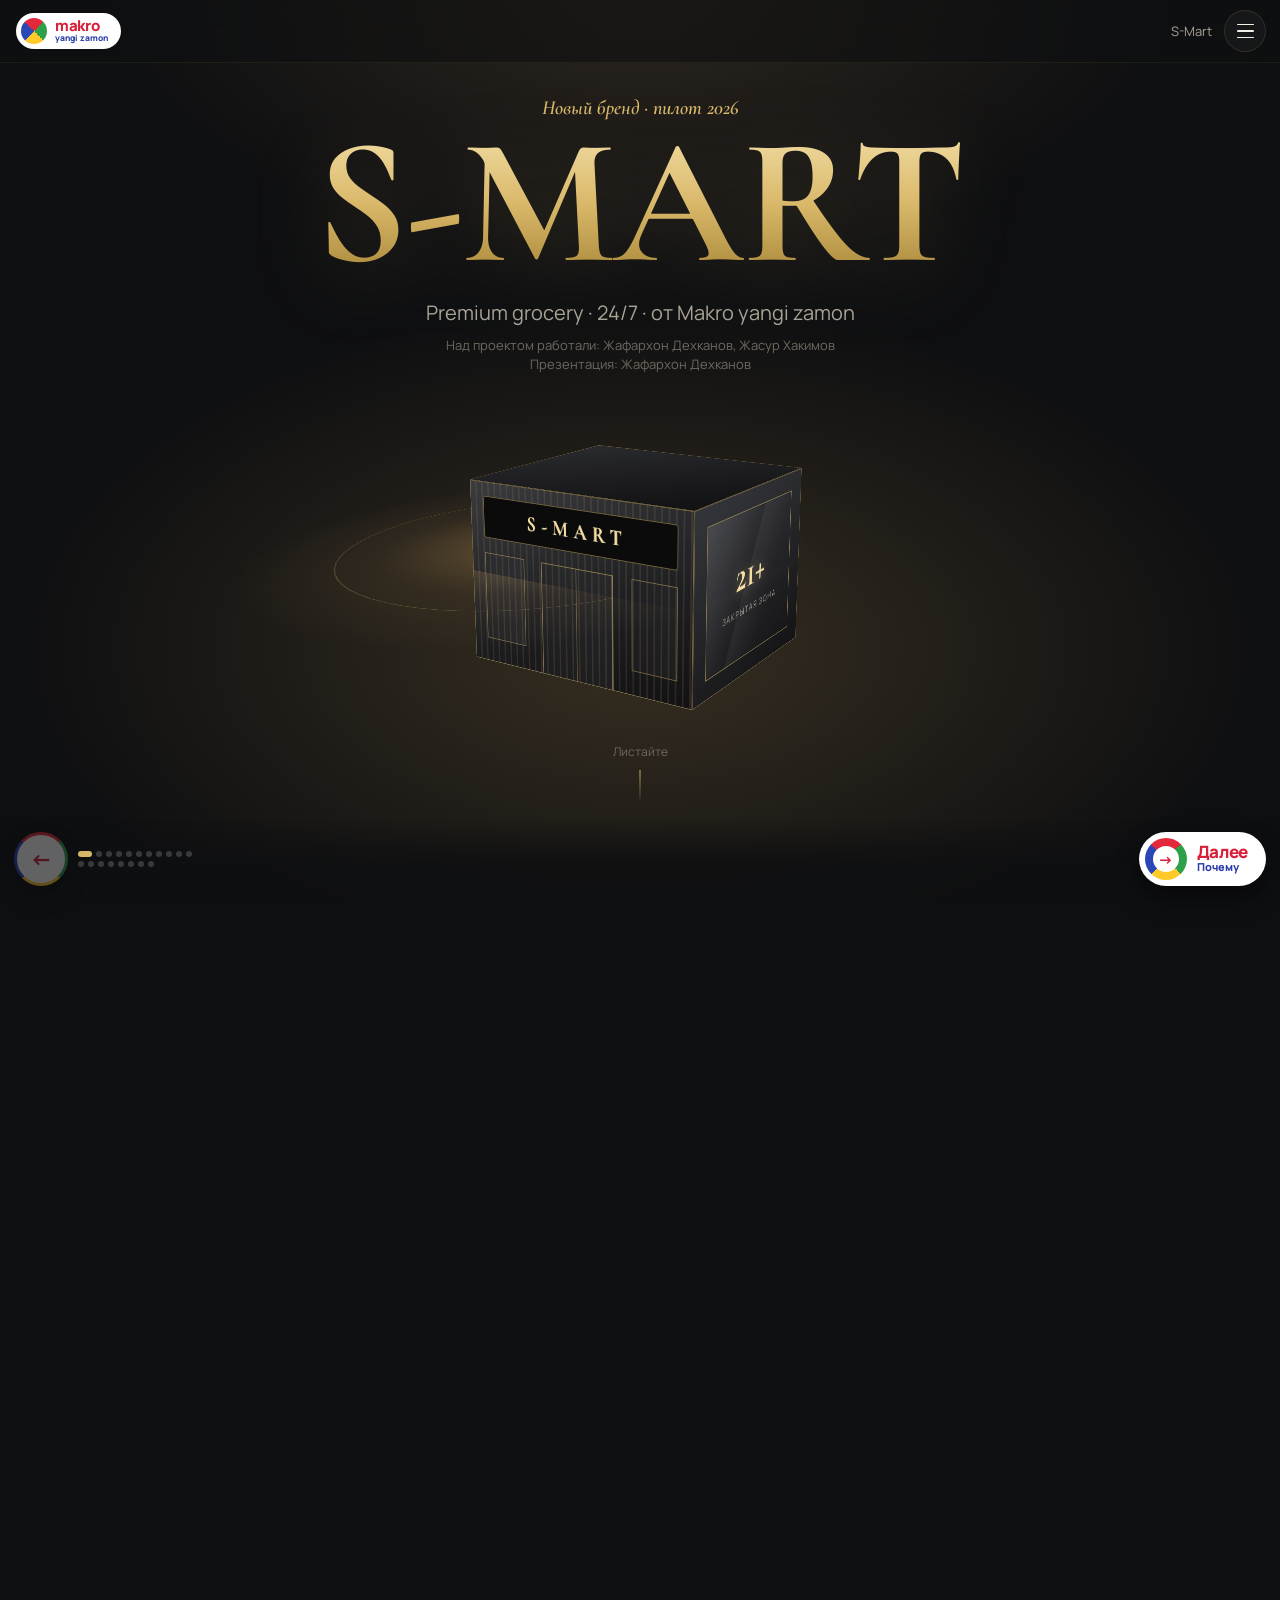
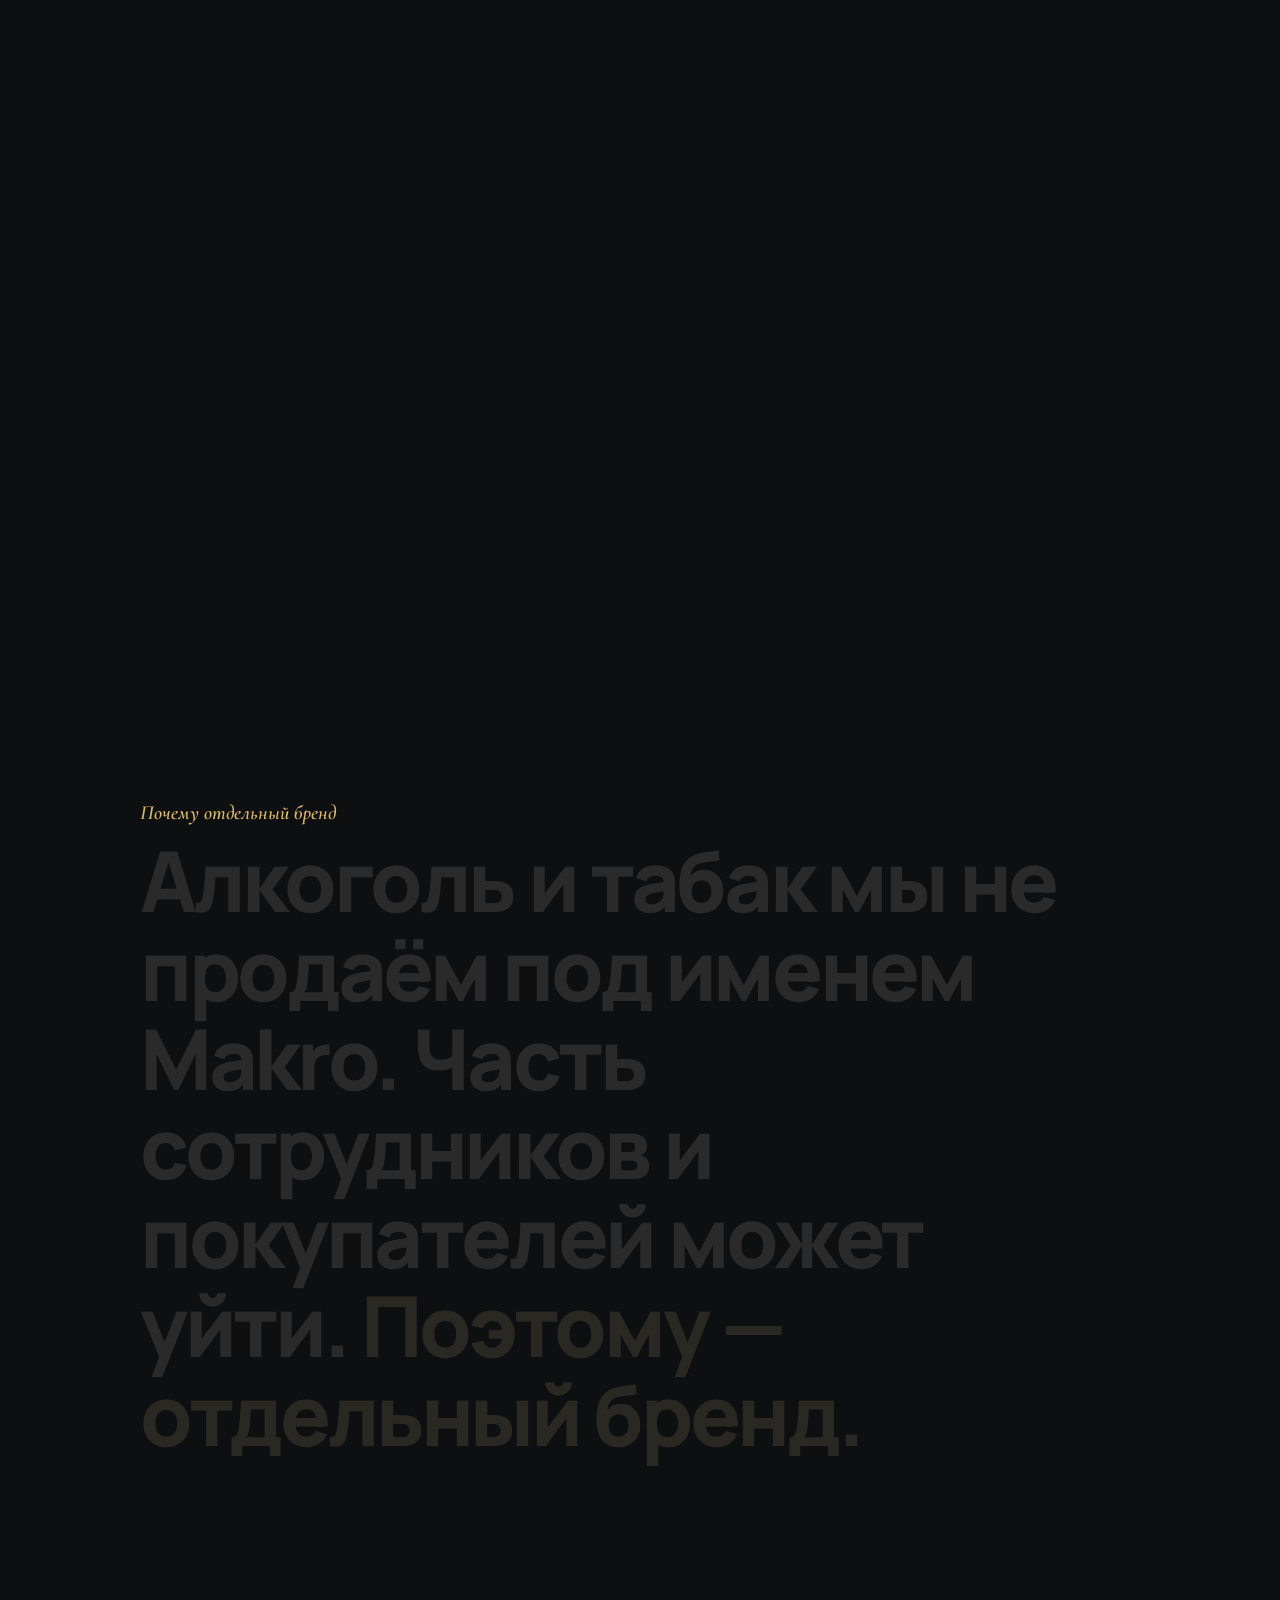
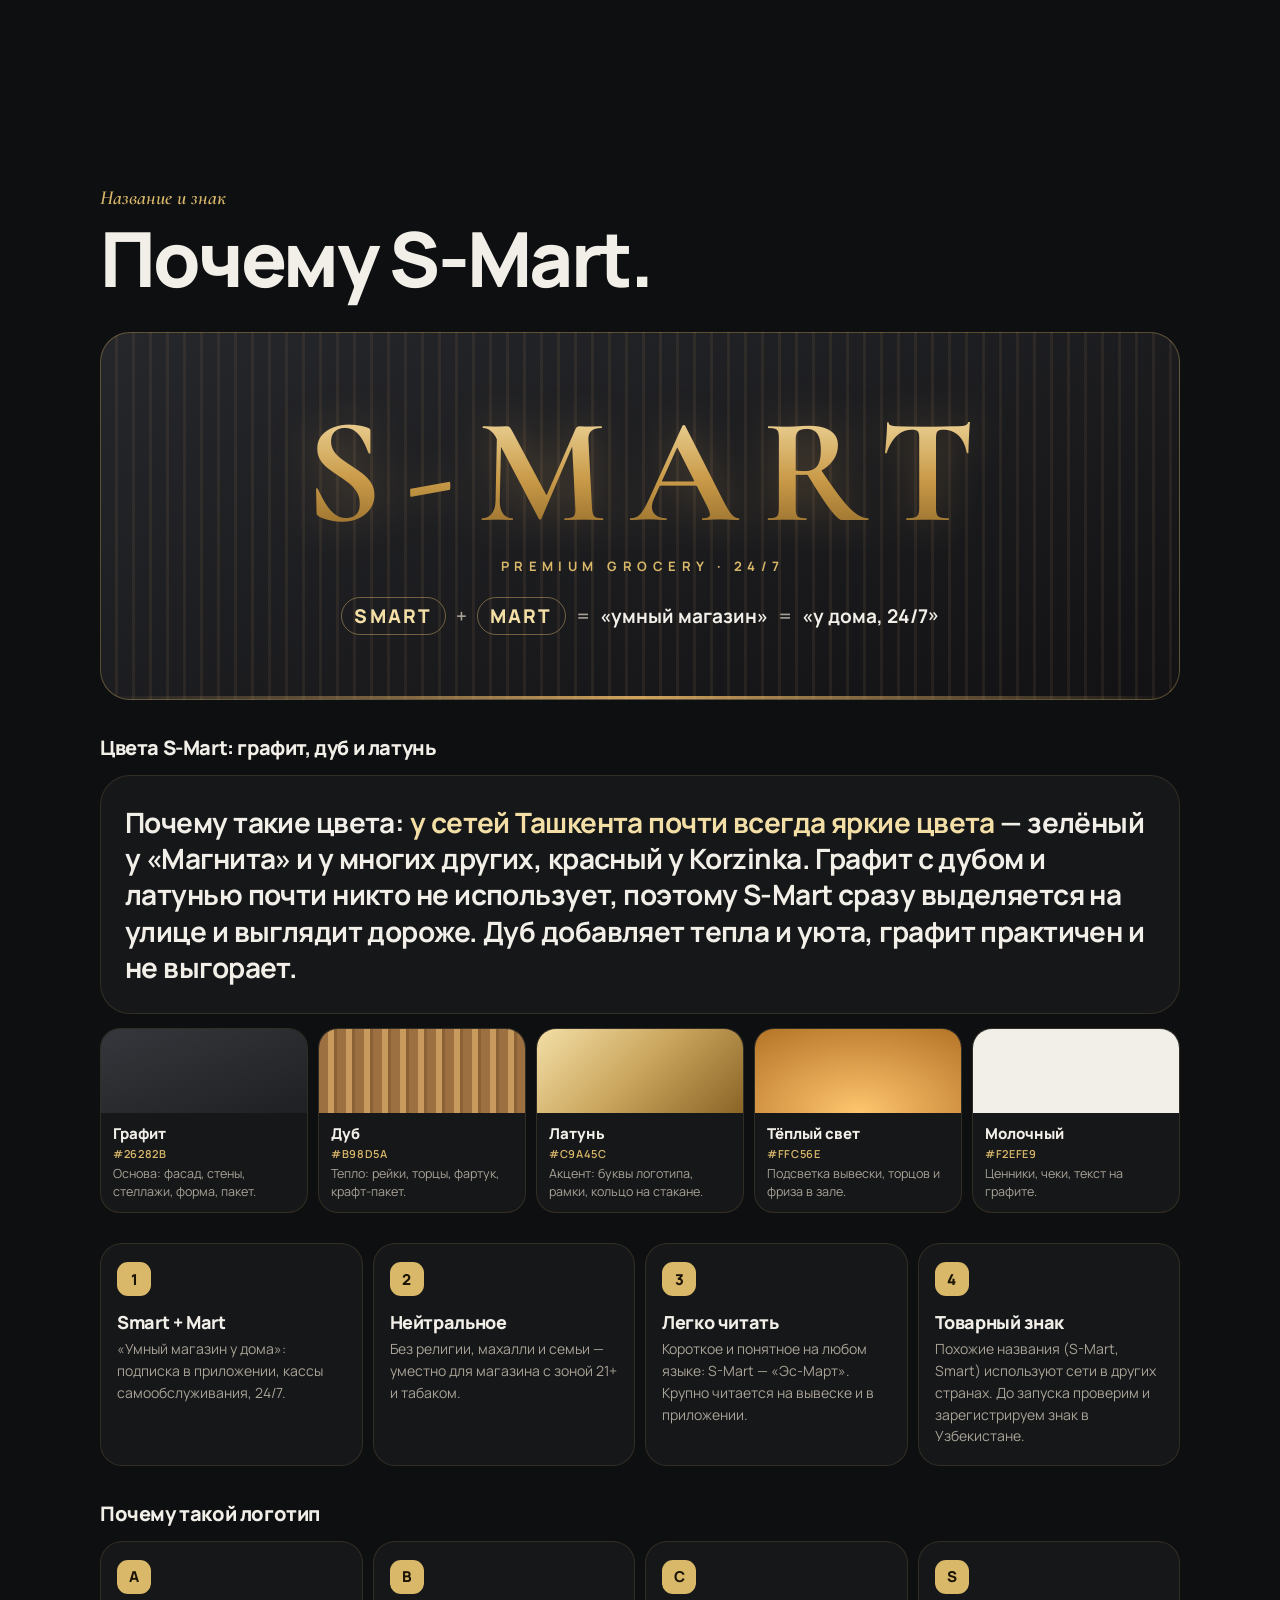
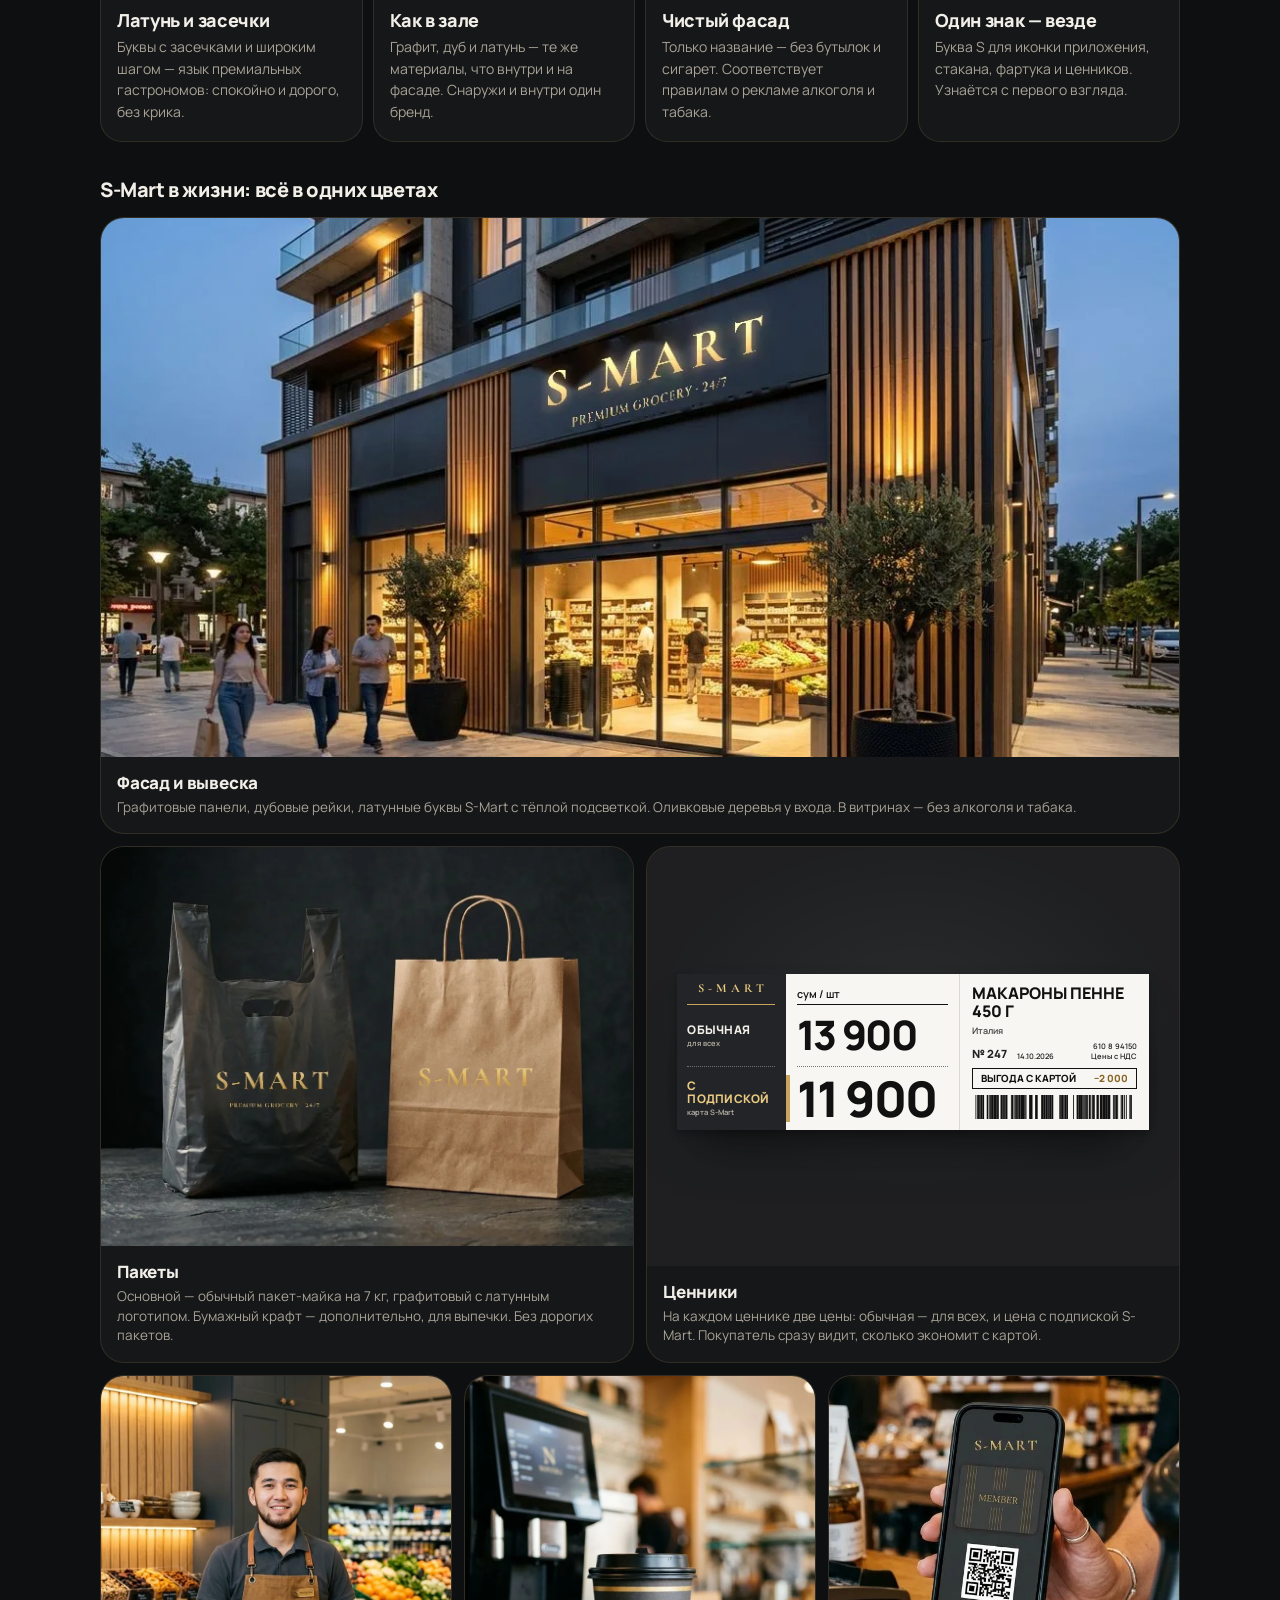
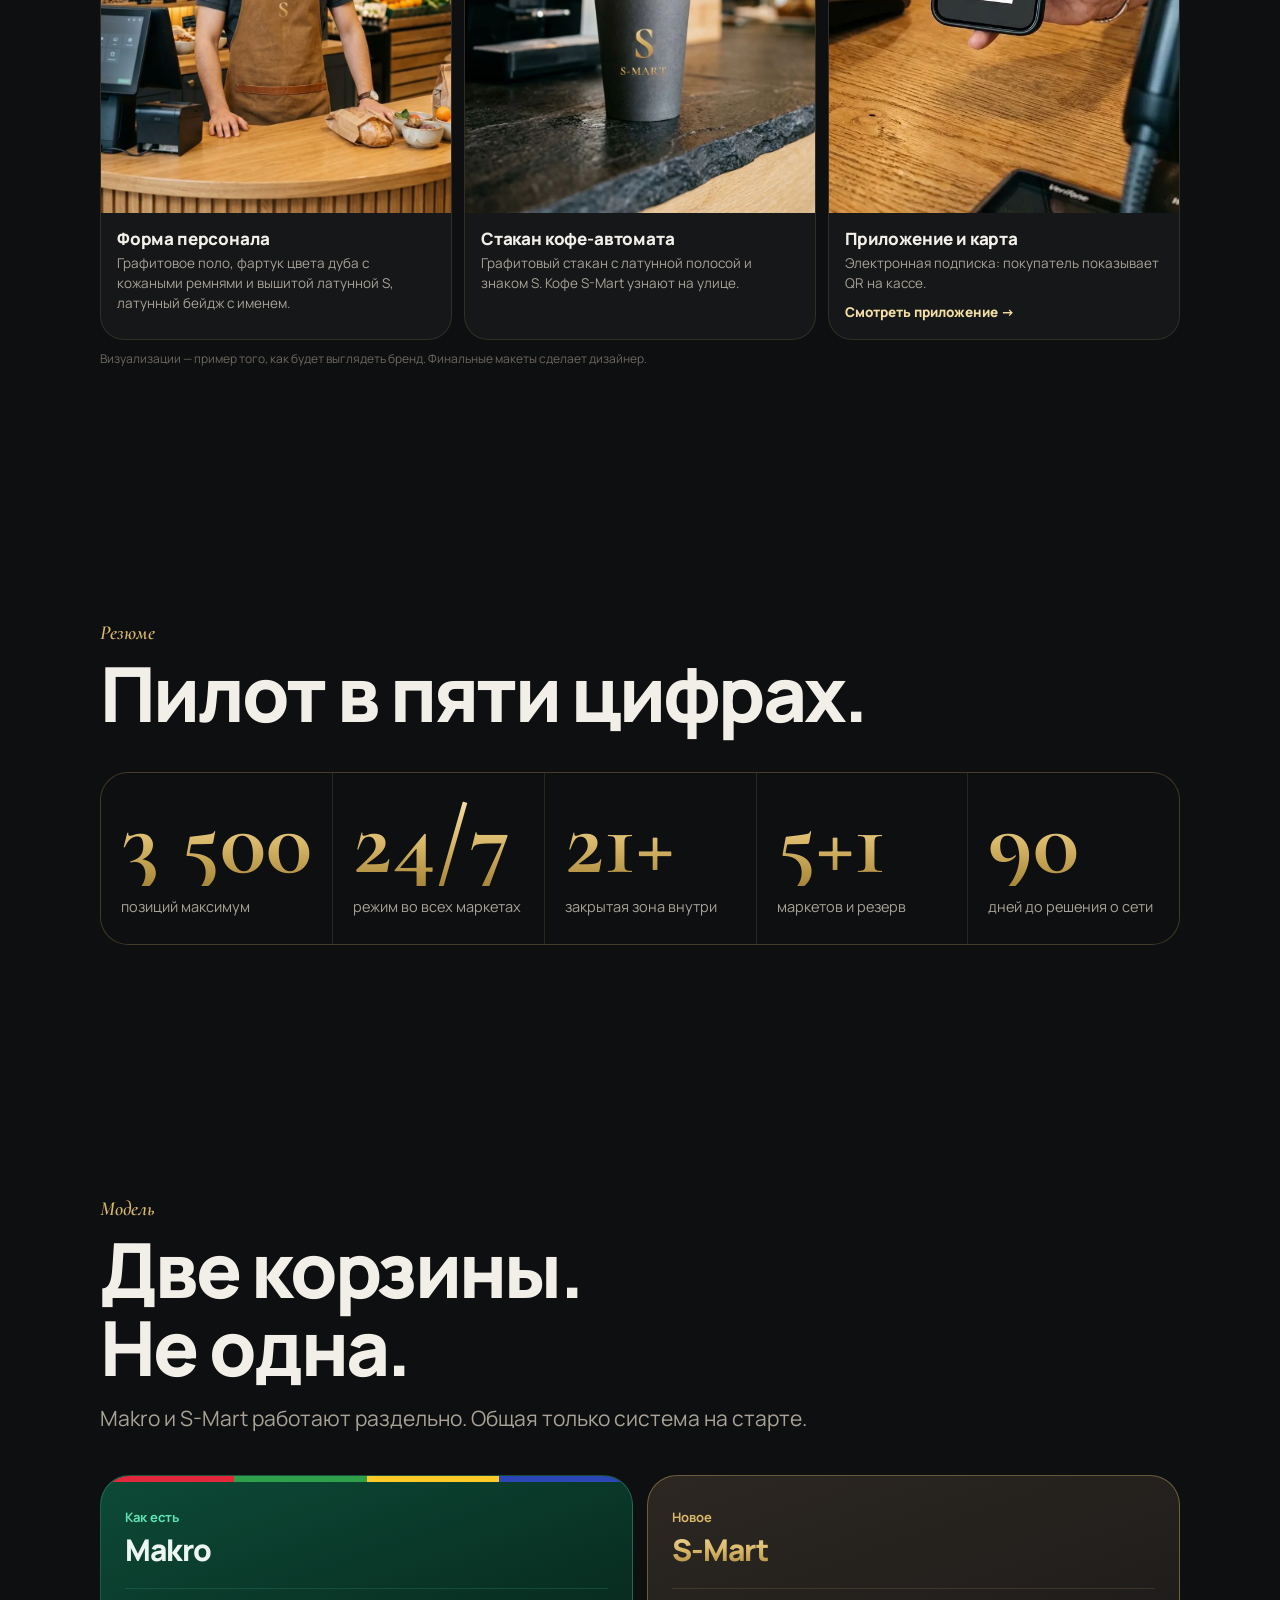
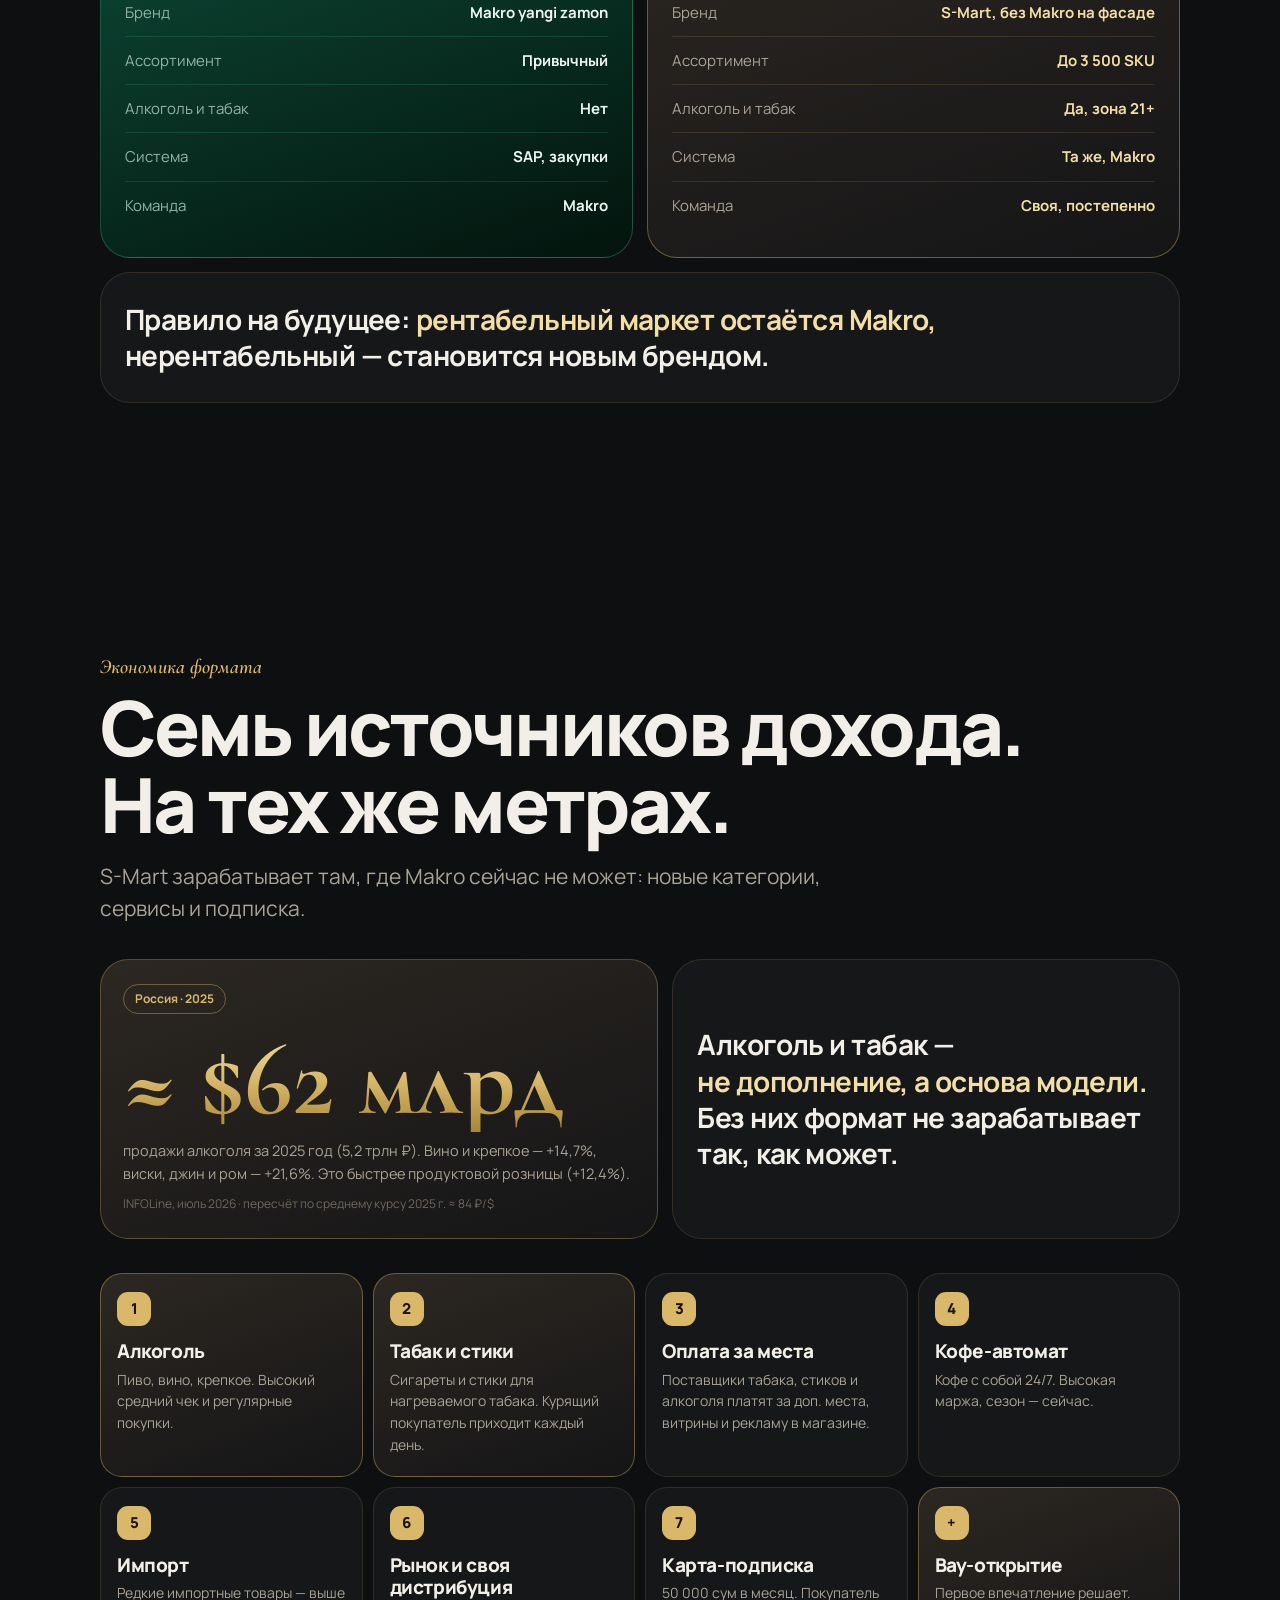
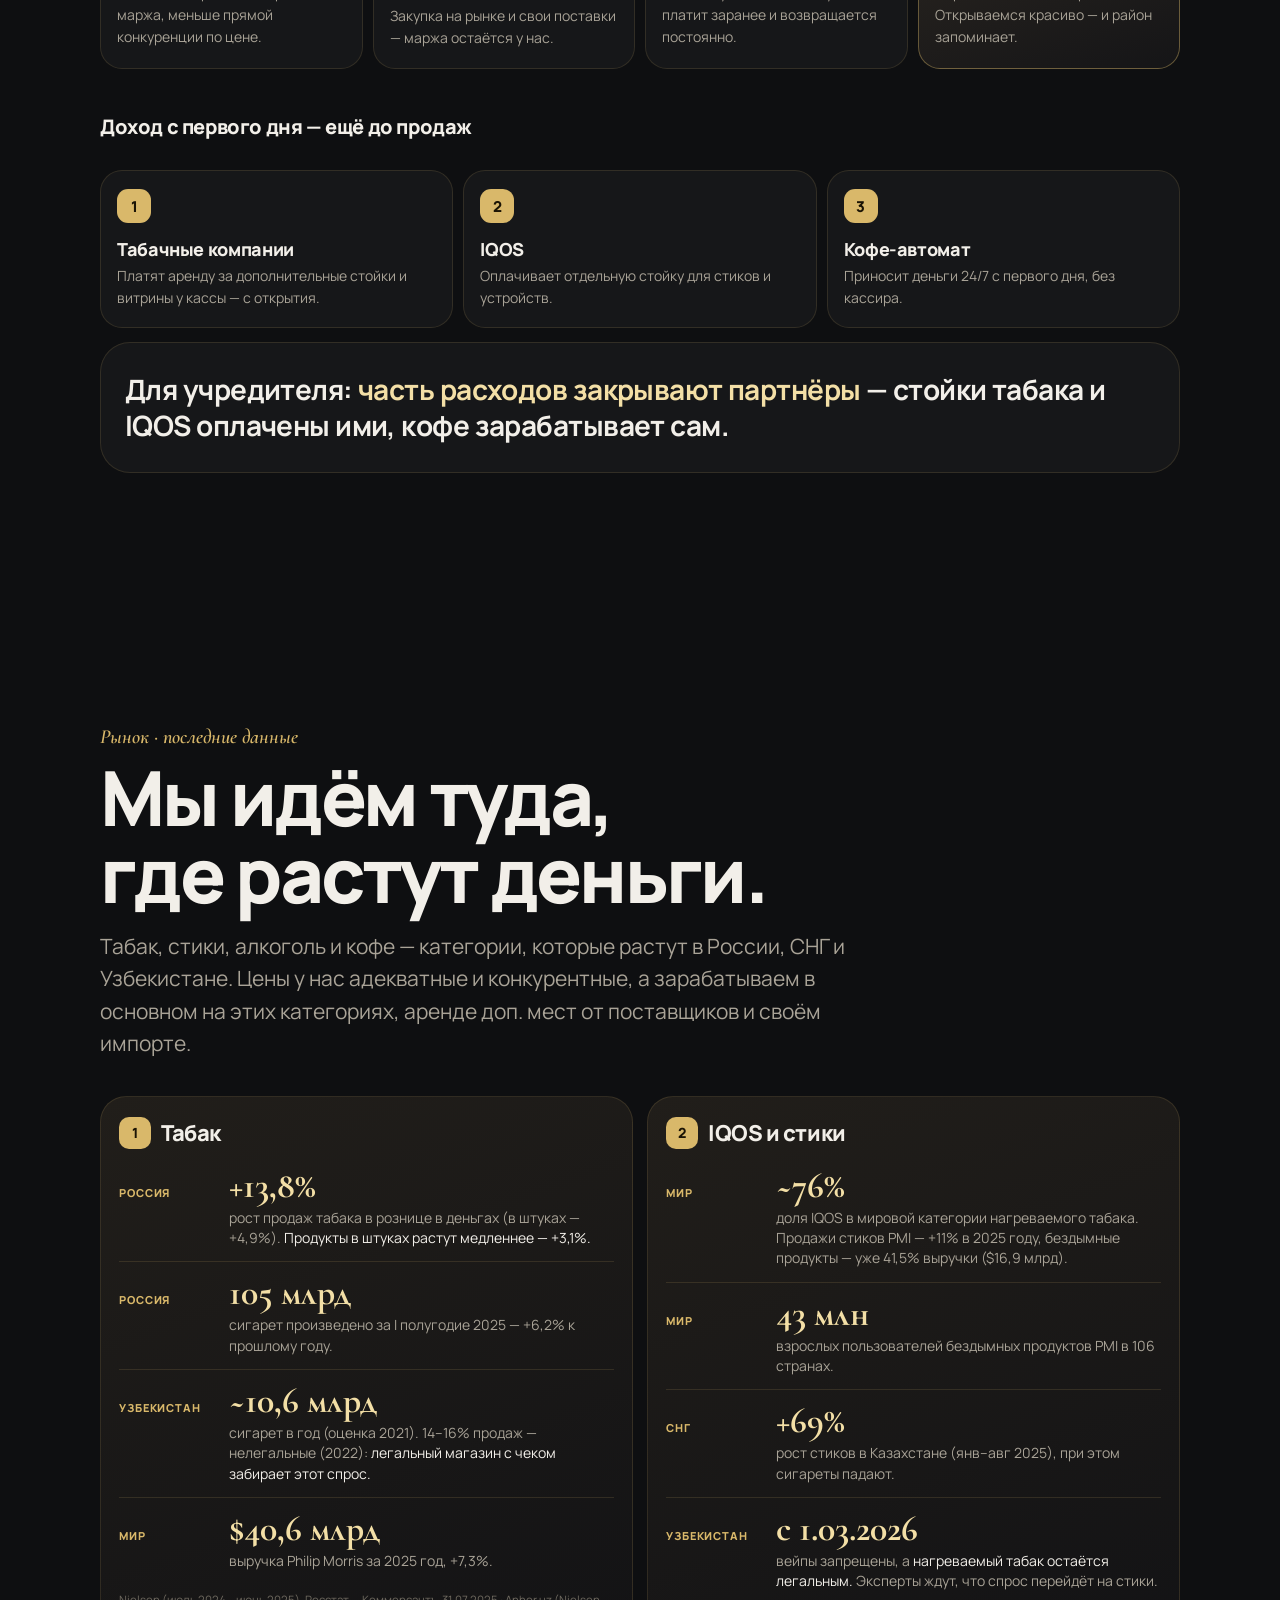
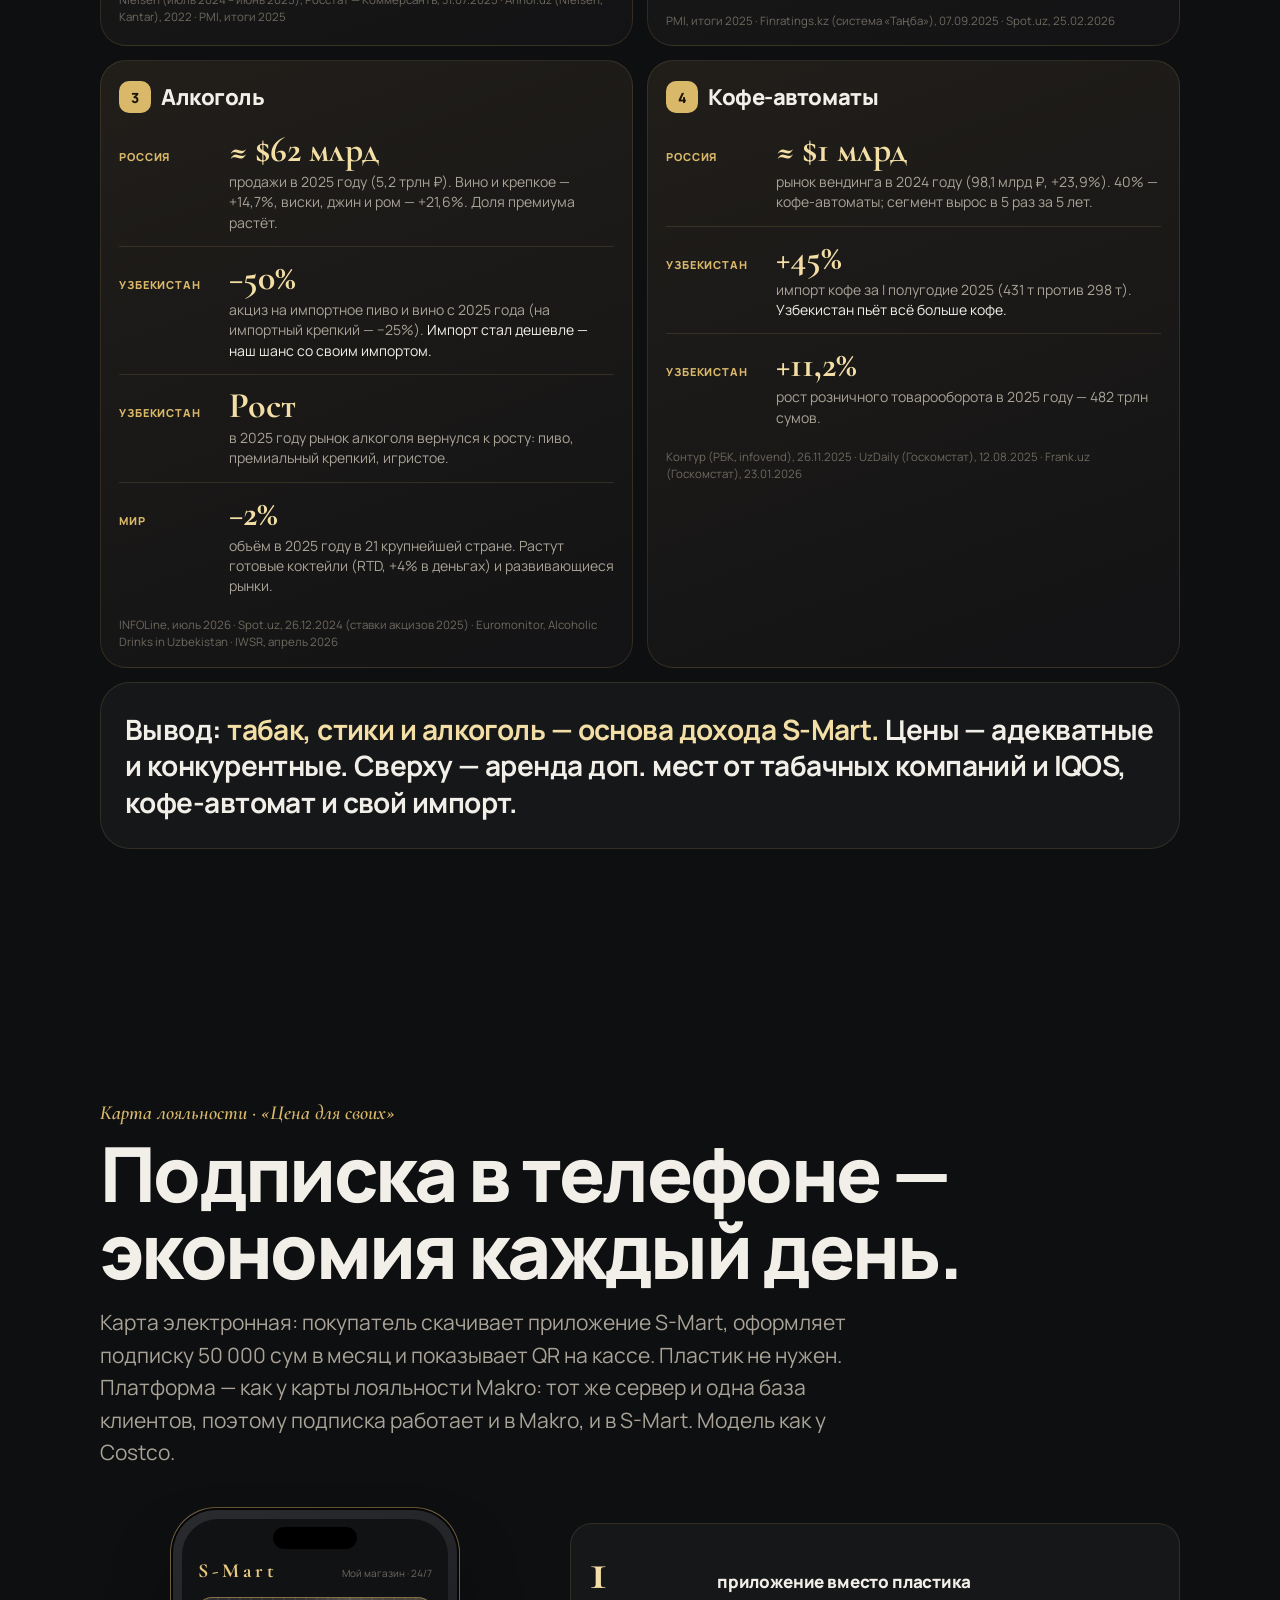
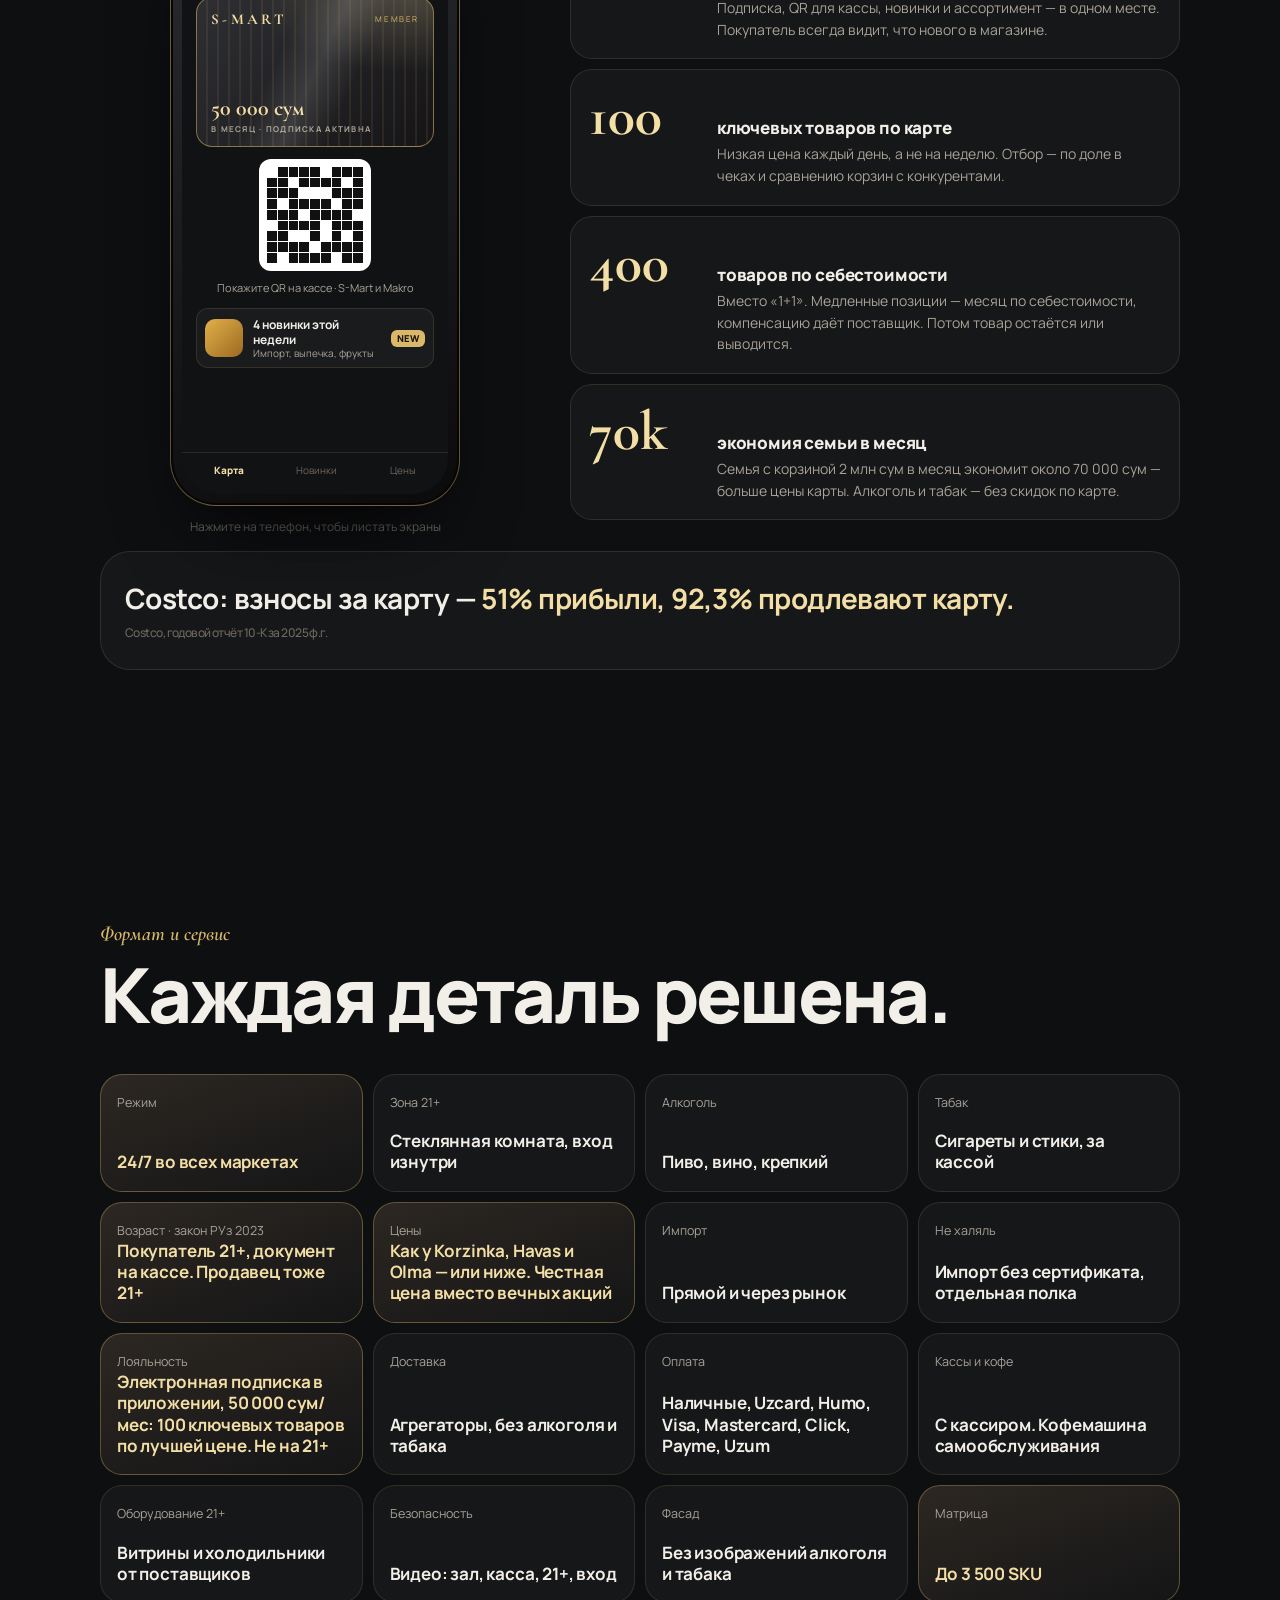
<file: s-mart/index.html>
<!doctype html>
<html lang="ru">
<head><script>if(/netlify\.app$/.test(location.hostname))document.documentElement.classList.add("nl")</script>
<meta charset="utf-8">
<meta name="robots" content="noindex,nofollow">
<meta name="viewport" content="width=device-width, initial-scale=1, viewport-fit=cover">
<title>S-Mart · Makro yangi zamon</title>
<link rel="preconnect" href="https://fonts.googleapis.com"><link rel="preconnect" href="https://fonts.gstatic.com" crossorigin>
<link rel="preload" as="style" href="https://fonts.googleapis.com/css2?family=Cormorant+Garamond:ital,wght@0,600;0,700;1,600&family=Manrope:wght@400;500;600;700;800&display=swap" onload="this.onload=null;this.rel='stylesheet'"><noscript><link rel="stylesheet" href="https://fonts.googleapis.com/css2?family=Cormorant+Garamond:ital,wght@0,600;0,700;1,600&family=Manrope:wght@400;500;600;700;800&display=swap"></noscript>
<style>
:root{
 --bg:#0E0F11;--bg2:#16171A;--em:#10B981;--em2:#5EE3B4;--em3:#0E5A43;
 --gold:#D9B86A;--gold2:#F3DFA6;--gold3:#A88638;
 --tx:#F2EFE9;--mu:#A9A397;--mu2:#6E695F;--ln:rgba(217,184,106,.14);--cd:rgba(255,255,255,.035);
 --r:#E4283B;--gr:#2FA04A;--ye:#FFC928;--bl:#2A47B5;
 --fs:"Cormorant Garamond",Lora,Georgia,serif;--fb:Manrope,Inter,system-ui,sans-serif;
 color-scheme:dark;box-sizing:border-box}
*{box-sizing:border-box;margin:0}
html{scroll-behavior:smooth;-webkit-text-size-adjust:100%}
body{background:var(--bg);color:var(--tx);font:400 16px/1.55 var(--fb);-webkit-font-smoothing:antialiased;overflow-x:hidden}
button{font:inherit;color:inherit;cursor:pointer}
a{color:inherit}
:focus-visible{outline:2px solid var(--gold);outline-offset:3px}
.gold{background:linear-gradient(180deg,var(--gold2) 0%,var(--gold) 50%,var(--gold3) 100%);-webkit-background-clip:text;background-clip:text;color:transparent}
.wrap{max-width:1120px;margin:0 auto;padding:0 20px}
.kick{font:600 italic 20px var(--fs);color:var(--gold);margin-bottom:10px}
.h2{font:800 clamp(34px,8vw,76px)/1.02 var(--fb);letter-spacing:-.035em;margin-bottom:16px}
.lede{font-size:clamp(17px,2.2vw,21px);color:var(--mu);max-width:36em}
section{position:relative}
.sec{padding:clamp(90px,14vh,150px) 0}
.rv{opacity:0;transform:translateY(34px);transition:opacity 1s cubic-bezier(.2,.8,.2,1),transform 1.1s cubic-bezier(.2,.8,.2,1)}
.rv.in{opacity:1;transform:none}
/* ---------- chrome ---------- */
.bar4{position:fixed;z-index:30;top:0;left:0;height:3px;width:0;background:linear-gradient(90deg,var(--r) 0 25%,var(--gr) 25% 50%,var(--ye) 50% 75%,var(--bl) 75%);background-size:100vw 3px}
header{position:fixed;z-index:25;top:0;left:0;right:0;padding:calc(10px + env(safe-area-inset-top,0px)) 14px 10px 16px;display:flex;align-items:center;gap:12px;background:rgba(14,15,17,.6);backdrop-filter:saturate(1.4) blur(18px);-webkit-backdrop-filter:saturate(1.4) blur(18px);border-bottom:1px solid rgba(217,184,106,.08)}
.mk{display:inline-flex;align-items:center;gap:8px;background:#fff;border-radius:40px;padding:5px 13px 5px 5px;text-decoration:none}
.mk i{width:26px;height:26px;border-radius:50%;background:conic-gradient(from -45deg,var(--r) 0 25%,var(--gr) 0 50%,var(--ye) 0 75%,var(--bl) 0)}
.mk b{display:block;font:800 15px/1 var(--fb);color:#D8203A;letter-spacing:-.02em}
.mk small{display:block;font:800 8.5px/1.2 var(--fb);color:#2A3DAA}
.where{margin-left:auto;font-size:13px;color:var(--mu);white-space:nowrap;overflow:hidden;text-overflow:ellipsis}
.hb{width:42px;height:42px;flex:none;border-radius:50%;border:1px solid var(--ln);background:rgba(255,255,255,.04);display:grid;place-content:center;gap:5px}
.hb i{display:block;width:17px;height:1.6px;border-radius:2px;background:var(--tx);transition:transform .4s,opacity .4s}
.hb.on i:nth-child(1){transform:translateY(6.6px) rotate(45deg)}.hb.on i:nth-child(2){opacity:0}.hb.on i:nth-child(3){transform:translateY(-6.6px) rotate(-45deg)}
.menu{position:fixed;inset:0;z-index:20;background:rgba(14,15,17,.97);backdrop-filter:blur(20px);padding:calc(84px + env(safe-area-inset-top,0px)) 20px 30px;overflow-y:auto;opacity:0;visibility:hidden;transition:opacity .45s,visibility .45s}
.menu.on{opacity:1;visibility:visible}
.menu ol{list-style:none;padding:0;max-width:760px;margin:0 auto}
.menu li{opacity:0;transform:translateY(14px);transition:opacity .5s,transform .6s cubic-bezier(.2,.8,.2,1)}
.menu.on li{opacity:1;transform:none}
.menu a{display:grid;grid-template-columns:44px 1fr;align-items:baseline;padding:13px 0;border-bottom:1px solid var(--ln);text-decoration:none}
.menu a span{font:600 italic 19px var(--fs);color:var(--gold)}
.menu a b{font:800 clamp(22px,6vw,36px)/1.1 var(--fb);letter-spacing:-.03em}
.menu a:hover b,.menu a.on b{color:var(--gold2)}
/* ---------- scenes ---------- */
.scene{position:relative}
.stick{position:sticky;top:0;height:100svh;overflow:hidden}
/* hero */
#hero{height:260vh}
#hero .stick{background:radial-gradient(70% 55% at 50% 72%,rgba(217,170,95,.2),transparent 70%),radial-gradient(60% 40% at 50% 0,rgba(70,58,42,.55),transparent 70%),var(--bg)}
.stars{position:absolute;inset:0;opacity:var(--night,0);transition:opacity .2s}
.stars i{position:absolute;width:2px;height:2px;border-radius:50%;background:#fff}
.htext{position:absolute;left:0;right:0;top:calc(96px + env(safe-area-inset-top,0px));text-align:center;padding:0 20px;will-change:transform,opacity}
.htext .kick{margin-bottom:6px}
.htext h1{font:700 clamp(64px,17vw,180px)/.86 var(--fs);letter-spacing:-.01em;filter:drop-shadow(0 12px 40px rgba(217,184,106,.22))}
.htext p{margin-top:16px;font-size:clamp(16px,2vw,20px);color:var(--mu)}
.hcap{position:absolute;left:0;right:0;bottom:calc(104px + env(safe-area-inset-bottom,0px));text-align:center;padding:0 20px;opacity:0}
.hcap b{display:block;font:800 clamp(24px,5vw,44px)/1.1 var(--fb);letter-spacing:-.03em}
.hcap span{display:block;margin-top:10px;color:var(--mu)}
.scroll-hint{position:absolute;left:50%;bottom:calc(96px + env(safe-area-inset-bottom,0px));transform:translateX(-50%);font-size:12px;color:var(--mu2);display:flex;flex-direction:column;align-items:center;gap:8px}
.scroll-hint i{width:1px;height:34px;background:linear-gradient(var(--gold),transparent);animation:sh 2s infinite}
@keyframes sh{0%{transform:scaleY(0);transform-origin:top}50%{transform:scaleY(1);transform-origin:top}51%{transform-origin:bottom}100%{transform:scaleY(0);transform-origin:bottom}}
.stage{position:absolute;left:50%;top:58%;perspective:1100px;width:0;height:0;pointer-events:none}
.store{position:absolute;left:-150px;top:-110px;width:300px;height:220px;transform-style:preserve-3d;will-change:transform}
.store>div{position:absolute;backface-visibility:hidden;-webkit-backface-visibility:hidden}
.fF,.fB{width:300px;height:220px}
.fF{transform:translateZ(110px);background:repeating-linear-gradient(90deg,rgba(185,141,90,0) 0 7px,rgba(185,141,90,.16) 7px 9px),linear-gradient(160deg,#3A3B3F,#1F2023 55%,#121214);border:1px solid rgba(217,184,106,.5)}
.fB{transform:rotateY(180deg) translateZ(110px);background:#17181B;border:1px solid rgba(217,184,106,.4)}
.fR,.fL{width:220px;height:220px;left:40px}
.fR{transform:rotateY(90deg) translateZ(150px);background:linear-gradient(160deg,#34353A,#141416);border:1px solid rgba(217,184,106,.45)}
.fL{transform:rotateY(-90deg) translateZ(150px);background:linear-gradient(200deg,#34353A,#141416);border:1px solid rgba(217,184,106,.45)}
.fT{width:300px;height:220px;transform:rotateX(90deg) translateZ(110px);background:linear-gradient(135deg,#2A2B2F,#121214);border:1px solid rgba(217,184,106,.55)}
.floor{position:absolute;left:-330px;top:-330px;width:660px;height:660px;border-radius:50%;transform:rotateX(90deg) translateZ(-110px);background:radial-gradient(closest-side,rgba(217,170,95,.36),rgba(217,170,95,.07) 55%,transparent);pointer-events:none}
.ring{position:absolute;left:-230px;top:-230px;width:460px;height:460px;border-radius:50%;border:1px solid rgba(217,184,106,.35);transform:rotateX(90deg) translateZ(-110px)}
.sign{position:absolute;left:18px;right:18px;top:16px;height:50px;border-radius:4px;background:#0B0B0C;border:1px solid rgba(217,184,106,.5);display:grid;place-items:center;font:700 25px var(--fs);letter-spacing:.3em;color:var(--gold2);text-shadow:0 0 calc(var(--glow,0)*16px) rgba(243,223,166,.95),0 0 calc(var(--glow,0)*44px) rgba(217,184,106,.75);transition:text-shadow .2s}
.win{position:absolute;top:84px;bottom:28px;width:58px;border:1px solid rgba(217,184,106,.45);background:linear-gradient(115deg,rgba(255,214,130,calc(var(--lit,0)*.6)),rgba(255,255,255,.04))}
.door{position:absolute;left:100px;right:100px;top:84px;bottom:0;border:1px solid rgba(217,184,106,.55);border-bottom:0;display:grid;grid-template-columns:1fr 1fr;background:linear-gradient(115deg,rgba(255,214,130,calc(var(--lit,0)*.75)),rgba(255,255,255,.04))}
.door i{border-right:1px solid rgba(217,184,106,.4)}
.face{position:absolute;inset:0;display:grid;place-content:center;text-align:center}
.face b{font:700 54px/1 var(--fs);color:var(--gold2);text-shadow:0 0 18px rgba(217,184,106,.45)}
.face small{margin-top:8px;font-size:11px;letter-spacing:.16em;color:var(--mu)}
.glass{position:absolute;inset:22px;border:1px solid rgba(217,184,106,.55);background:linear-gradient(115deg,rgba(255,255,255,.12),transparent 45%,rgba(255,255,255,.05) 46%,transparent 70%)}
/* ---------- inside: 3D store ---------- */
#inside{height:1100vh}
#inside .stick{display:grid;grid-template-rows:minmax(0,1fr) auto;gap:16px;padding:calc(72px + env(safe-area-inset-top,0px)) 14px calc(90px + env(safe-area-inset-bottom,0px))}
.v3{position:relative;border-radius:26px;overflow:hidden;border:1px solid var(--ln);background:#0E0F11;min-height:0;box-shadow:0 30px 80px -30px rgba(0,0,0,.8)}
.v3 canvas{position:absolute;inset:0;width:100%;height:100%;display:block}
.lbs{position:absolute;inset:0;pointer-events:none;overflow:hidden}
.lbl{position:absolute;left:0;top:0;white-space:nowrap;font:700 12px/1 var(--fb);padding:7px 11px;border-radius:30px;background:rgba(14,15,17,.8);color:var(--tx);border:1px solid rgba(217,184,106,.5);-webkit-backdrop-filter:blur(6px);backdrop-filter:blur(6px);transition:opacity .4s;will-change:transform;opacity:0}
.lbl::after{content:"";position:absolute;left:50%;top:100%;width:1px;height:12px;background:linear-gradient(rgba(217,184,106,.8),transparent)}
.lbl.big{font:700 26px/1 var(--fs);color:var(--gold2);padding:7px 16px 9px;border-color:var(--gold);box-shadow:0 0 24px rgba(217,184,106,.35)}
.v3 .tag{position:absolute;left:12px;top:12px;font-size:11px;font-weight:700;letter-spacing:.06em;color:var(--mu);background:rgba(14,15,17,.65);border:1px solid var(--ln);border-radius:30px;padding:6px 11px}
.pg3{position:absolute;left:0;right:0;bottom:12px;display:flex;justify-content:center;gap:5px}
.pg3 i{width:6px;height:6px;border-radius:6px;background:rgba(255,255,255,.25);transition:width .4s,background .4s}
.pg3 i.on{width:20px;background:var(--gold)}
.v3.no3d::after{content:"3D-модель недоступна на этом устройстве";position:absolute;inset:0;display:grid;place-items:center;color:var(--mu);font-size:14px;padding:20px;text-align:center}
.tx3{position:relative;min-height:178px}
.tx3 .kick{display:none}
.st{position:absolute;left:0;right:0;top:0;opacity:0;transform:translateY(16px);transition:opacity .5s,transform .7s cubic-bezier(.2,.8,.2,1);pointer-events:none}
.st.on{opacity:1;transform:none}
.st i{font:600 italic 16px var(--fs);color:var(--gold);font-style:italic}
.st b{display:block;font:800 clamp(25px,6vw,50px)/1.04 var(--fb);letter-spacing:-.035em;margin:2px 0 8px}
.st p{color:var(--mu);font-size:clamp(14.5px,1.5vw,17.5px);line-height:1.5;max-width:30em}
@media(min-width:900px){
 #inside .stick{grid-template-columns:minmax(320px,35%) 1fr;grid-template-rows:1fr;gap:40px;padding:92px 32px 108px;max-width:1440px;margin:0 auto}
 .tx3{order:-1;align-self:center;min-height:360px}
 .tx3 .kick{display:block;position:absolute;top:-56px}
 .lbl{font-size:13px}
}
/* money + loyalty */
.mg{display:grid;gap:10px;margin-top:34px}
@media(min-width:760px){.mg{grid-template-columns:repeat(2,1fr)}}
@media(min-width:1040px){.mg{grid-template-columns:repeat(4,1fr)}}
.mg div{position:relative;border-radius:22px;border:1px solid var(--ln);background:var(--cd);padding:18px 16px 20px;min-width:0}
.mg div.hi{background:linear-gradient(160deg,#2C2721,#151517);border-color:rgba(217,184,106,.4)}
.mg i{display:grid;place-items:center;width:34px;height:34px;border-radius:11px;font:800 15px var(--fb);font-style:normal;color:#1B1405;background:var(--gold);margin-bottom:14px}
.mg b{display:block;font:800 19px/1.2 var(--fb);letter-spacing:-.02em;margin-bottom:6px}
.mg p{font-size:14px;color:var(--mu)}
.big{display:grid;gap:14px;margin-top:34px}
@media(min-width:820px){.big{grid-template-columns:1.1fr 1fr}}
.big .fm b{font-size:clamp(64px,12vw,104px)}
.lw{display:grid;gap:22px;margin-top:38px;align-items:center}
@media(min-width:900px){.lw{grid-template-columns:minmax(0,430px) 1fr;gap:40px}}
.lflip{width:100%;max-width:430px;perspective:1300px;cursor:pointer;-webkit-tap-highlight-color:transparent}
.lin{position:relative;transform-style:preserve-3d;-webkit-transform-style:preserve-3d;animation:lspin 11s cubic-bezier(.65,0,.35,1) infinite}
.lflip.hold .lin{animation-play-state:paused}
@keyframes lspin{0%{transform:rotateX(5deg) rotateY(-14deg)}32%{transform:rotateX(5deg) rotateY(14deg)}50%{transform:rotateX(5deg) rotateY(166deg)}82%{transform:rotateX(5deg) rotateY(194deg)}100%{transform:rotateX(5deg) rotateY(346deg)}}
.lcb{position:absolute!important;inset:0;transform:rotateY(180deg)}
.lcard{position:relative;aspect-ratio:1.586;width:100%;border-radius:22px;padding:22px 24px;overflow:hidden;color:var(--tx);backface-visibility:hidden;-webkit-backface-visibility:hidden;
 background:radial-gradient(120% 90% at 85% 0%,rgba(243,223,166,.18),transparent 55%),linear-gradient(135deg,#0F5E46,#06281D 58%,#0A3a2B);border:1px solid rgba(217,184,106,.55);
 box-shadow:0 40px 80px -30px rgba(0,0,0,.9),inset 0 1px 0 rgba(255,255,255,.12);display:flex;flex-direction:column;justify-content:space-between}
.lcb{padding:0;justify-content:flex-start}
.lcb .mag{height:18%;margin-top:9%;background:linear-gradient(90deg,#0a0a0a,#1c1c1c,#0a0a0a)}
.lcb .sig{display:flex;align-items:center;gap:12px;margin:5% 24px 0}
.lcb .sig span{flex:1;height:30px;border-radius:4px;background:repeating-linear-gradient(-45deg,#EFE7D8 0 6px,#E2D7C2 6px 12px);display:flex;align-items:center;padding:0 10px;font:italic 600 15px var(--fs);color:#4A3020}
.lcb .qr{width:56px;height:56px;border-radius:6px;background:#fff;padding:5px;display:grid;grid-template-columns:repeat(7,1fr);gap:1px}
.lcb .qr i{background:#111}.lcb .qr i.o{background:#fff}
.lcb .bt{margin:auto 24px 18px;display:flex;justify-content:space-between;align-items:flex-end;gap:12px}
.lcb .bt b{font:700 18px/1.1 var(--fs);color:var(--gold2)}
.lcb .bt small{display:block;font:500 11px/1.4 var(--fb);color:var(--mu);margin-top:4px}
.lhint{margin-top:12px;font-size:12px;color:var(--mu2);text-align:center}
.lcard::after{content:"";position:absolute;inset:-40%;background:linear-gradient(115deg,transparent 40%,rgba(255,255,255,.14) 50%,transparent 60%);animation:sheen 5s ease-in-out infinite}
@keyframes sheen{0%,60%{transform:translateX(-40%)}100%{transform:translateX(40%)}}
.lcard .t{display:flex;justify-content:space-between;align-items:flex-start;gap:10px}
.lcard .t b{font:700 26px/1 var(--fs);letter-spacing:.08em}
.lcard .t small{font-size:10.5px;letter-spacing:.2em;color:var(--gold)}
.lcard .chp{width:46px;height:34px;border-radius:7px;background:linear-gradient(135deg,var(--gold2),var(--gold3));box-shadow:inset 0 0 0 1px rgba(0,0,0,.2)}
.lcard .p{font:700 clamp(30px,6vw,40px)/1 var(--fs)}
.lcard .p small{display:block;font:600 11px var(--fb);letter-spacing:.18em;color:var(--mu);margin-top:6px}
.lr{display:grid;gap:10px}
.lr div{border-radius:22px;border:1px solid var(--ln);background:var(--cd);padding:18px;display:grid;grid-template-columns:clamp(78px,10vw,112px) 1fr;gap:4px 16px;align-items:baseline}
.lr div b{grid-row:1/3;font:700 clamp(40px,7vw,56px)/1 var(--fs);color:var(--gold2)}
.lr div strong{font:800 17px var(--fb);letter-spacing:-.01em}
.lr div p{font-size:14px;color:var(--mu)}
@media(prefers-reduced-motion:reduce){.lcard::after{animation:none}.lin{animation:none;transition:transform .9s}.lflip.flip .lin{transform:rotateY(180deg)}}
/* market stats */
.mk4{display:grid;gap:14px;margin-top:36px}
@media(min-width:900px){.mk4{grid-template-columns:1fr 1fr}}
.mk4>div{border-radius:26px;border:1px solid var(--ln);background:linear-gradient(160deg,#211E1A,#131315);padding:20px 18px 16px;min-width:0}
.mk4 h3{display:flex;align-items:center;gap:10px;font:800 22px var(--fb);letter-spacing:-.02em;margin-bottom:6px}
.mk4 h3 i{display:grid;place-items:center;width:32px;height:32px;border-radius:10px;font:800 14px var(--fb);font-style:normal;color:#1B1405;background:var(--gold)}
.mrw{display:grid;grid-template-columns:96px 1fr;gap:4px 14px;padding:13px 0;border-top:1px solid var(--ln);align-items:baseline}
.mrw:first-of-type{border-top:0}
.mrw span{font-size:11px;font-weight:800;letter-spacing:.08em;text-transform:uppercase;color:var(--gold)}
.mrw b{font:700 clamp(28px,4.4vw,36px)/1 var(--fs);color:var(--gold2);white-space:nowrap}
.mrw p{grid-column:2;font-size:14px;color:var(--mu);line-height:1.45}
.mrw p em{font-style:normal;color:var(--tx)}
.msrc{margin-top:8px;font-size:11.5px;color:var(--mu2);line-height:1.45}
@media(max-width:520px){.mrw{grid-template-columns:1fr}.mrw p{grid-column:1}}
/* brand */
.bwm{margin-top:34px;border-radius:30px;border:1px solid rgba(217,184,106,.35);overflow:hidden;background:repeating-linear-gradient(90deg,rgba(185,141,90,0) 0 14px,rgba(185,141,90,.10) 14px 17px),linear-gradient(160deg,#26272B,#121214);padding:clamp(34px,7vw,64px) 20px;text-align:center;position:relative}
.bwm::after{content:"";position:absolute;left:0;right:0;bottom:0;height:3px;background:linear-gradient(90deg,transparent,#FFC56E,transparent);opacity:.8}
.bw{font:700 clamp(58px,15vw,150px)/1 var(--fs);letter-spacing:.16em;padding-left:.16em;background:linear-gradient(180deg,#F6E3AE,#C99A48 55%,#8A6426);-webkit-background-clip:text;background-clip:text;color:transparent;filter:drop-shadow(0 0 22px rgba(255,196,110,.28))}
.bsub{margin-top:10px;font:700 clamp(10px,1.6vw,13px) var(--fb);letter-spacing:.42em;padding-left:.42em;color:var(--gold)}
.beq{margin-top:22px;display:flex;flex-wrap:wrap;justify-content:center;align-items:center;gap:8px 10px;font:600 clamp(15px,2.2vw,19px) var(--fb);color:var(--mu)}
.beq span{padding:5px 12px;border-radius:30px;border:1px solid rgba(217,184,106,.45);color:var(--gold2);font-weight:800;letter-spacing:.12em}
.beq b{color:var(--tx)}
.bmk{display:grid;grid-template-columns:repeat(2,1fr);gap:10px;margin-top:14px}
@media(min-width:860px){.bmk{grid-template-columns:repeat(4,1fr)}}
.bmk figure{margin:0;border-radius:22px;border:1px solid var(--ln);background:var(--cd);padding:18px 12px 12px;display:grid;justify-items:center;gap:12px;min-width:0}
.bmk figcaption{font-size:12.5px;color:var(--mu);text-align:center}
.m-sign{width:100%;max-width:190px;height:64px;border-radius:6px;background:repeating-linear-gradient(90deg,#9C7041 0 6px,#C99A5E 6px 9px,#2A1B0F 9px 11px);display:grid;place-items:center;box-shadow:inset 0 -10px 18px -8px rgba(255,190,90,.7)}
.m-sign b{background:#18191C;border:1px solid rgba(201,164,92,.7);padding:6px 12px;font:700 17px/1 var(--fs);letter-spacing:.22em;color:#F1DCA4;text-shadow:0 0 10px rgba(255,196,110,.6)}
.m-app{width:72px;height:72px;border-radius:18px;background:linear-gradient(160deg,#2C2D31,#131315);border:1px solid rgba(201,164,92,.6);display:grid;place-items:center;font:700 44px/1 var(--fs);color:#E8C980;box-shadow:0 12px 26px -10px rgba(0,0,0,.8)}
.m-bag{position:relative;width:70px;height:84px;margin-top:10px;border-radius:4px 4px 8px 8px;background:linear-gradient(160deg,#C9A06A,#9C7448);display:grid;place-items:center}
.m-bag::before{content:"";position:absolute;top:-14px;left:20px;width:30px;height:22px;border:3px solid #6E4E2C;border-bottom:0;border-radius:16px 16px 0 0}
.m-bag b{font:700 11px/1 var(--fs);letter-spacing:.2em;color:#1A1A1C}
.m-tag{width:100%;max-width:150px;border-radius:8px;background:#F4F1EA;color:#151517;padding:8px 10px;font:600 10px var(--fb);display:grid;gap:2px}
.m-tag b{font:800 18px var(--fb)}.m-tag i{font-style:normal;font:700 9px var(--fs);letter-spacing:.2em;color:#8A6426}
/* palette + brand items */
.pal{display:grid;grid-template-columns:repeat(2,1fr);gap:10px;margin-top:14px}
@media(min-width:860px){.pal{grid-template-columns:repeat(5,1fr)}}
.pal div{border-radius:20px;border:1px solid var(--ln);overflow:hidden;background:var(--cd)}
.pal i{display:block;height:84px;background:var(--c)}
.pal b{display:block;font:800 15px var(--fb);padding:10px 12px 0}
.pal small{display:block;font:600 11px var(--fb);color:var(--gold);padding:2px 12px 0;letter-spacing:.06em}
.pal p{font-size:12.5px;color:var(--mu);padding:4px 12px 12px;line-height:1.4}
.bmk2{display:grid;grid-template-columns:repeat(2,1fr);gap:10px;margin-top:14px}
@media(min-width:860px){.bmk2{grid-template-columns:repeat(3,1fr)}}
.bmk2 figure{margin:0;border-radius:22px;border:1px solid var(--ln);background:radial-gradient(90% 70% at 50% 30%,rgba(217,170,95,.08),transparent 70%),var(--cd);padding:20px 12px 14px;display:grid;justify-items:center;align-content:start;gap:12px;min-width:0}
.bmk2 .stg{height:112px;display:flex;align-items:flex-end;justify-content:center;gap:12px}
.bmk2 figcaption{text-align:center}.bmk2 figcaption b{display:block;font:800 15px var(--fb)}.bmk2 figcaption span{display:block;font-size:12.5px;color:var(--mu);line-height:1.4;margin-top:3px}
.m-bag.g{background:linear-gradient(160deg,#34353A,#18191C);border:1px solid rgba(201,164,92,.35)}
.m-bag.g::before{border-color:#1A1A1C}.m-bag.g b{color:#E8C980}
.m-bag.k{width:58px;height:68px}.m-bag.k b{font-size:8px;letter-spacing:.14em}.m-bag.k::before{left:14px;width:24px}
.m-uni{position:relative;width:92px;height:104px}
.m-uni .sh{position:absolute;inset:0;background:linear-gradient(160deg,#36373C,#1C1D20);clip-path:polygon(30% 0,70% 0,100% 18%,90% 36%,80% 30%,80% 100%,20% 100%,20% 30%,10% 36%,0 18%)}
.m-uni .cl{position:absolute;left:38%;top:0;width:24%;height:14%;background:#111;clip-path:polygon(0 0,100% 0,50% 100%)}
.m-uni .ap{position:absolute;left:24%;right:24%;top:40%;bottom:0;border-radius:3px 3px 6px 6px;background:linear-gradient(160deg,#C99A5E,#8A6236);display:grid;place-items:start center;padding-top:8px;font:700 15px/1 var(--fs);color:#2A1B0F}
.m-uni .st{position:absolute;top:22%;width:3px;height:22%;background:#6E4E2C}.m-uni .st.l{left:30%;transform:rotate(-18deg)}.m-uni .st.r{right:30%;transform:rotate(18deg)}
.m-cup{position:relative;width:58px;height:84px}
.m-cup .bd{position:absolute;left:0;right:0;top:10px;bottom:0;background:linear-gradient(90deg,#1C1D20,#36373C 45%,#1C1D20);clip-path:polygon(4% 0,96% 0,84% 100%,16% 100%);display:grid;place-items:center;font:700 20px/1 var(--fs);color:#E8C980}
.m-cup .ld{position:absolute;left:-3px;right:-3px;top:2px;height:10px;border-radius:5px 5px 2px 2px;background:#111}
.m-cup .rg{position:absolute;left:10%;right:10%;top:62%;height:5px;background:#C9A45C}
.m-dc{width:118px;aspect-ratio:1.586;border-radius:10px;background:repeating-linear-gradient(90deg,rgba(185,141,90,0) 0 6px,rgba(185,141,90,.14) 6px 8px),linear-gradient(135deg,#2E2F33,#151517);border:1px solid rgba(201,164,92,.6);display:flex;flex-direction:column;justify-content:space-between;padding:8px 10px;font:700 10px/1 var(--fs);letter-spacing:.2em;color:#F1DCA4}
.m-dc small{font:700 7px var(--fb);letter-spacing:.12em;color:var(--gold)}
/* brand photos */
.bph{display:grid;gap:12px;margin-top:14px;grid-template-columns:1fr}
@media(min-width:700px){.bph{grid-template-columns:repeat(6,1fr)}.bph .w{grid-column:span 6}.bph .h{grid-column:span 3}.bph .t{grid-column:span 2}}
.bph figure{margin:0;border-radius:24px;overflow:hidden;border:1px solid var(--ln);background:var(--cd);display:flex;flex-direction:column;min-width:0}
.bph img{display:block;width:100%;height:auto;aspect-ratio:var(--ar,4/3);object-fit:cover}
.bph .w img{--ar:16/8}
.bph .t img{--ar:4/5}
.bph figcaption{padding:14px 16px 16px}
.bph figcaption b{display:block;font:800 17px var(--fb);letter-spacing:-.01em}
.bph figcaption span{display:block;font-size:13.5px;color:var(--mu);line-height:1.45;margin-top:4px}
.bph figcaption a{display:inline-block;margin-top:8px;font-weight:800;font-size:13.5px;color:var(--gold2);text-decoration:none}
.bnote{margin-top:10px;font-size:12px;color:var(--mu2)}
/* realistic shelf tag */
.tagw{flex:1;display:grid;align-items:center;padding:clamp(18px,4vw,34px) clamp(10px,3vw,30px) clamp(26px,5vw,44px);background:radial-gradient(70% 60% at 50% 40%,rgba(255,255,255,.05),transparent 70%),var(--cd)}
.ptag{container-type:inline-size;position:relative;width:100%;max-width:760px;margin:0 auto;aspect-ratio:1000/330;background:#F7F6F2;color:#111;display:grid;grid-template-columns:23% 37% 40%;font-family:Manrope,Inter,Arial,sans-serif;box-shadow:0 2.4cqw 4cqw -1.6cqw rgba(0,0,0,.55),0 .3cqw .6cqw rgba(0,0,0,.25)}
.ptag *{box-sizing:border-box}
.pt-l{background:#232427;color:#F2EFE9;display:grid;grid-template-rows:20% 1fr 1fr;padding:0 2.2cqw}
.pt-l .hd{display:flex;align-items:center;justify-content:center;border-bottom:.25cqw solid #C9A45C;font:700 2.6cqw/1 'Cormorant Garamond',Georgia,serif;letter-spacing:.32em;color:#E8C980;padding-left:.32em}
.pt-l .r{display:flex;flex-direction:column;justify-content:center;border-bottom:.2cqw dotted rgba(255,255,255,.35)}
.pt-l .r:last-child{border:0}
.pt-l .r b{font:800 2.5cqw/1.1 Manrope,Arial,sans-serif;text-transform:uppercase;letter-spacing:.02em}
.pt-l .r small{font:600 1.6cqw/1.2 Manrope,Arial,sans-serif;color:#B8B2A6;margin-top:.5cqw}
.pt-l .r.m b{color:#E8C980}
.pt-m{display:grid;grid-template-rows:20% 1fr 1fr;padding:0 2.4cqw;border-right:.15cqw solid #DDD9CF}
.pt-m .hd{display:flex;align-items:flex-end;padding-bottom:1cqw;border-bottom:.3cqw solid #111;font:600 2.3cqw/1 Manrope,Arial,sans-serif}
.pt-m .p{display:flex;align-items:center;border-bottom:.2cqw dotted #777}
.pt-m .p:last-child{border:0}
.pt-m .p b{font:900 8.6cqw/1 Manrope,Arial,sans-serif;letter-spacing:-.04em}
.pt-m .p sup{font:800 3cqw/1 Manrope,Arial,sans-serif;margin-left:.6cqw;align-self:flex-start;margin-top:1.4cqw}
.pt-m .p.m{position:relative}
.pt-m .p.m b{font-size:10.4cqw;color:#111}
.pt-m .p.m::before{content:"";position:absolute;left:-2.4cqw;top:12%;bottom:12%;width:.9cqw;background:#C9A45C}
.pt-r{padding:2.4cqw 2.6cqw 2.2cqw;display:flex;flex-direction:column}
.pt-r h5{margin:0;font:800 3.4cqw/1.08 Manrope,Arial,sans-serif;text-transform:uppercase}
.pt-r .o{font:600 1.9cqw Manrope,Arial,sans-serif;color:#444;margin-top:.8cqw}
.pt-r .meta{margin-top:auto;display:grid;grid-template-columns:auto 1fr auto;gap:0 2cqw;align-items:end;font:600 1.6cqw/1.25 Manrope,Arial,sans-serif;color:#222}
.pt-r .meta b{font:800 2.4cqw Manrope,Arial,sans-serif}
.pt-r .sv{margin-top:1.4cqw;border:.35cqw solid #111;padding:1cqw 1.6cqw;font:800 2.1cqw/1 Manrope,Arial,sans-serif;text-transform:uppercase;display:flex;justify-content:space-between;gap:1cqw}
.pt-r .sv span{color:#8A6426}
.pt-r .bc{margin-top:1.2cqw;height:5.2cqw}.pt-r .bc svg{display:block;width:100%;height:100%;fill:#111}
/* photo mode for the store walk-through */
.ph3{position:absolute;inset:0;overflow:hidden;background:#0E0F11;display:none}
.v3.photo .ph3{display:block}.v3.photo.no3d::after{display:none}.v3.photo canvas,.v3.photo .lbs{display:none}
.ph3 img{position:absolute;inset:0;width:100%;height:100%;object-fit:cover;opacity:0;transition:opacity 1s ease,transform .45s linear;transform:scale(1.05);will-change:transform,opacity}
.ph3 img.on{opacity:1}.v3 .tag{max-width:calc(100% - 190px);white-space:nowrap;overflow:hidden;text-overflow:ellipsis}.ph3 img{transition:opacity 1s ease,transform .45s linear,object-position .45s linear}
.ph3::after{content:"";position:absolute;inset:0;background:linear-gradient(180deg,rgba(0,0,0,.25),transparent 22%,transparent 78%,rgba(0,0,0,.35));pointer-events:none}
.m3{position:absolute;right:12px;top:12px;z-index:3;display:flex;border-radius:30px;border:1px solid var(--ln);background:rgba(14,15,17,.7);-webkit-backdrop-filter:blur(6px);backdrop-filter:blur(6px);padding:3px}
.m3 button{border:0;background:none;color:var(--mu);font:700 11.5px var(--fb);padding:6px 11px;border-radius:30px}
.m3 button.on{background:var(--gold);color:#1B1405}
/* team */
.tm{display:flex;justify-content:center;gap:clamp(22px,6vw,64px);flex-wrap:wrap;margin-top:44px}
.tm{align-items:flex-start}.tm figure{margin:0;display:flex;flex-direction:column;align-items:center;gap:12px;width:min(230px,42vw)}
.tm .av{position:relative;width:min(200px,38vw);height:min(200px,38vw);flex:none;border-radius:50%;padding:5px;background:conic-gradient(from 210deg,#8A6426,#F3DFA6,#C9A45C,#8A6426,#F3DFA6,#8A6426);box-shadow:0 24px 50px -18px rgba(0,0,0,.9),0 0 40px -10px rgba(217,170,95,.35)}
.tm .av span{display:block;width:100%;height:100%;border-radius:50%;overflow:hidden;border:3px solid #0E0F11;background:#151517}
.tm .av img{width:100%;height:100%;object-fit:cover;transform:scale(1.07);display:block}
.tm figcaption b{display:block;font:700 clamp(20px,2.6vw,26px)/1.1 var(--fs);color:var(--gold2)}
.tm figcaption small{display:block;margin-top:6px;font:700 11px var(--fb);letter-spacing:.16em;text-transform:uppercase;color:var(--mu)}
/* app phone */
.ph{position:relative;width:min(290px,78vw);aspect-ratio:9/18.6;margin:0 auto;border-radius:46px;padding:11px;background:linear-gradient(160deg,#2A2B2F,#0B0B0C);border:1px solid rgba(201,164,92,.45);box-shadow:0 40px 80px -30px rgba(0,0,0,.9),inset 0 0 0 2px #050505;cursor:pointer;-webkit-tap-highlight-color:transparent;animation:pfl 6s ease-in-out infinite}
@keyframes pfl{0%,100%{transform:translateY(0) rotate(-1.5deg)}50%{transform:translateY(-10px) rotate(1deg)}}
.ph.off{animation-play-state:paused}
.phs{position:relative;height:100%;border-radius:36px;overflow:hidden;background:#111214;display:flex;flex-direction:column}
.pnot{position:absolute;top:8px;left:50%;transform:translateX(-50%);width:84px;height:22px;border-radius:14px;background:#000;z-index:3}
.pbar{padding:40px 16px 10px;display:flex;justify-content:space-between;align-items:baseline}
.pbar b{font:700 20px var(--fs);letter-spacing:.2em;color:#E8C980}
.pbar small{font-size:10px;color:var(--mu2)}
.pv{position:relative;flex:1}
.pscr{position:absolute;inset:0;padding:4px 14px 0;opacity:0;transform:translateX(18px);transition:opacity .5s,transform .6s cubic-bezier(.2,.8,.2,1)}
.pscr.on{opacity:1;transform:none}
.dc{border-radius:16px;aspect-ratio:1.586;padding:12px 14px;background:repeating-linear-gradient(90deg,rgba(185,141,90,0) 0 9px,rgba(185,141,90,.12) 9px 11px),radial-gradient(120% 90% at 90% 0,rgba(243,223,166,.2),transparent 55%),linear-gradient(135deg,#2E2F33,#151517);border:1px solid rgba(201,164,92,.6);display:flex;flex-direction:column;justify-content:space-between;position:relative;overflow:hidden}
.dc::after{content:"";position:absolute;inset:-40%;background:linear-gradient(115deg,transparent 42%,rgba(255,255,255,.12) 50%,transparent 58%);animation:sheen 5s ease-in-out infinite}
.dc .a{display:flex;justify-content:space-between;align-items:center}
.dc .a b{font:700 15px var(--fs);letter-spacing:.22em;color:#F1DCA4}
.dc .a span{font-size:8px;letter-spacing:.2em;color:var(--gold)}
.dc .p{font:700 22px/1 var(--fs);color:#F1DCA4}.dc .p small{display:block;font:700 8px var(--fb);letter-spacing:.16em;color:var(--mu);margin-top:4px}
.pqr{margin:12px auto 0;width:112px;height:112px;border-radius:12px;background:#fff;padding:8px;display:grid;grid-template-columns:repeat(9,1fr);gap:1px}
.pqr i{background:#111}.pqr i.o{background:#fff}
.pcap2{text-align:center;font-size:11px;color:var(--mu);margin-top:8px}
.pl{display:grid;gap:8px;margin-top:4px}
.pl div{display:grid;grid-template-columns:38px 1fr auto;gap:10px;align-items:center;border-radius:12px;background:rgba(255,255,255,.04);border:1px solid var(--ln);padding:8px}
.pl i{width:38px;height:38px;border-radius:10px;background:var(--c)}
.pl span{line-height:1.25;min-width:0}.pl b{display:block;font:700 12px/1.25 var(--fb)}.pl small{display:block;font-size:10px;color:var(--mu)}
.pl em{font-style:normal;font:800 9.5px var(--fb);color:#1B1405;background:var(--gold);border-radius:6px;padding:2px 6px}
.ph h4{font:800 15px var(--fb);margin:2px 0 8px}
.ptab{display:flex;justify-content:space-around;padding:10px 6px 16px;border-top:1px solid var(--ln);font-size:10px;color:var(--mu2)}
.ptab span.on{color:var(--gold2);font-weight:800}
@media(prefers-reduced-motion:reduce){.ph{animation:none}}
/* perf */
.bar4{width:100vw!important;transform:scaleX(0);transform-origin:0 0;will-change:transform}
.lflip.off .lin,.lflip.off .lcard::after{animation-play-state:paused!important}
/* statement */
#why{height:280vh}
#why .stick{display:grid;place-items:center;padding:0 20px}
.stmt{max-width:1000px;font:800 clamp(34px,7.4vw,84px)/1.06 var(--fb);letter-spacing:-.04em;text-align:left}
.stmt span{opacity:.12;transition:opacity .25s,color .25s}
.stmt span.on{opacity:1}
.stmt .g{color:var(--gold2)}
.stmt-note{margin-top:28px;font-size:15px;color:var(--mu);max-width:34em;opacity:0;transition:opacity .6s}
.stmt-note.on{opacity:1}
/* numbers */
.nums{display:grid;grid-template-columns:repeat(2,1fr);gap:1px;background:var(--ln);border:1px solid var(--ln);border-radius:28px;overflow:hidden;margin-top:40px}
.nums div{background:var(--bg);padding:26px 20px}
.nums b{display:block;font:700 clamp(48px,9vw,96px)/.9 var(--fs)}
.nums span{display:block;margin-top:10px;color:var(--mu);font-size:14.5px}
.nums div:last-child{grid-column:1/-1}
@media(min-width:900px){.nums{grid-template-columns:repeat(5,1fr)}.nums div:last-child{grid-column:auto}}
/* compare */
.cmp{display:grid;gap:14px;margin-top:40px}
@media(min-width:820px){.cmp{grid-template-columns:1fr 1fr}}
.bk{border-radius:30px;padding:28px 24px;position:relative;overflow:hidden}
.bk.m{background:linear-gradient(160deg,#0D4A37,#03140D);color:#EEF6F2;border:1px solid rgba(94,227,180,.25)}
.bk.n{background:linear-gradient(160deg,#2C2721,#151517);border:1px solid rgba(217,184,106,.4)}
.bk h3{font:800 30px var(--fb);letter-spacing:-.03em;margin-bottom:4px}
.bk .tg{font-size:13px;font-weight:700}
.bk.m .tg{color:#5EE3B4}.bk.n .tg{color:var(--gold)}
.bk ul{list-style:none;padding:0;margin-top:18px}
.bk li{display:flex;justify-content:space-between;gap:12px;padding:12px 0;border-top:1px solid rgba(94,227,180,.14);font-size:15px}
.bk.n li{border-color:rgba(217,184,106,.14)}
.bk li span:first-child{color:#93B3A7}.bk.n li span:first-child{color:var(--mu)}
.bk li b{text-align:right;font-weight:700}
.bk.n li b{color:var(--gold2)}
.bk .strip{position:absolute;left:0;right:0;top:0;height:6px;display:flex}.bk .strip i{flex:1}
.rule{margin-top:14px;border-radius:30px;padding:28px 24px;border:1px solid var(--ln);background:var(--cd);font:700 clamp(20px,3vw,28px)/1.3 var(--fb);letter-spacing:-.02em}
.rule em{font-style:normal;color:var(--gold2)}
/* planogram scene */
#plan{height:420vh}
#plan .stick{display:grid;grid-template-rows:auto 1fr auto;padding:calc(84px + env(safe-area-inset-top,0px)) 20px calc(24px + env(safe-area-inset-bottom,0px))}
.ptitle{text-align:center}
.ptitle .h2{font-size:clamp(30px,6vw,60px);margin:0}
.pstage{position:relative;perspective:1200px;display:grid;place-items:center}
.plane{position:relative;width:300px;height:360px;transform-style:preserve-3d;border:1px solid rgba(94,227,180,.45);border-radius:12px;background:linear-gradient(rgba(16,185,129,.08),rgba(16,185,129,.02)),repeating-linear-gradient(0deg,transparent 0 29px,rgba(94,227,180,.1) 29px 30px),repeating-linear-gradient(90deg,transparent 0 29px,rgba(94,227,180,.1) 29px 30px);will-change:transform}
.z{position:absolute;border-radius:7px;border:1px solid var(--c);background:linear-gradient(160deg,color-mix(in srgb,var(--c) 50%,#03140d),color-mix(in srgb,var(--c) 18%,#03140d));display:grid;place-items:center;text-align:center;padding:4px;font:800 10.5px/1.15 var(--fb);color:#fff;transform:translateZ(var(--h,0px));transition:transform .7s cubic-bezier(.2,.8,.2,1),box-shadow .5s,opacity .5s;opacity:.35}
.z.up{opacity:1}
.z.cur{box-shadow:0 0 0 2px var(--c),0 0 34px var(--c)}
.pcap{max-width:560px;margin:0 auto;width:100%;min-height:118px;border-radius:24px;border:1px solid var(--ln);background:rgba(14,15,17,.75);backdrop-filter:blur(10px);padding:18px 20px}
.pcap .n{font:600 italic 16px var(--fs);color:var(--gold)}
.pcap b{display:block;font:800 22px var(--fb);letter-spacing:-.02em;margin:2px 0 4px}
.pcap p{color:var(--mu);font-size:14.5px}
.pdots{display:flex;gap:5px;justify-content:center;margin-top:10px}
.pdots i{width:6px;height:6px;border-radius:50%;background:var(--ln);transition:background .3s,width .3s}
.pdots i.on{background:var(--gold);width:18px;border-radius:4px}
/* service grid */
.sg{display:grid;grid-template-columns:1fr 1fr;gap:10px;margin-top:40px}
@media(min-width:900px){.sg{grid-template-columns:repeat(4,1fr)}}
.sg div{border-radius:22px;border:1px solid var(--ln);background:var(--cd);padding:18px 16px;min-height:118px;display:flex;flex-direction:column;justify-content:space-between}
.sg span{font-size:12.5px;color:var(--mu)}
.sg b{font:700 17px/1.25 var(--fb);letter-spacing:-.01em}
.sg div.hi{background:linear-gradient(160deg,#2C2721,#151517);border-color:rgba(217,184,106,.35)}
.sg div.hi b{color:var(--gold2)}
/* markets */
.mrow{display:flex;gap:14px;overflow-x:auto;scroll-snap-type:x mandatory;padding:6px 20px 24px;margin:36px -20px 0;scrollbar-width:none}
.mrow::-webkit-scrollbar{display:none}
.mc{flex:0 0 min(86vw,430px);scroll-snap-align:center;border-radius:30px;border:1px solid var(--ln);background:linear-gradient(180deg,rgba(255,255,255,.05),rgba(255,255,255,.015));padding:24px 22px;position:relative;overflow:hidden}
.mc .strip{position:absolute;left:0;right:0;top:0;height:5px;background:var(--c)}
.mc .top{display:flex;justify-content:space-between;align-items:flex-start;gap:10px}
.mc h3{font:800 30px/1 var(--fb);letter-spacing:-.03em}
.mc .code{font-size:12.5px;color:var(--mu2);margin-top:6px}
.chip{display:inline-flex;font-size:12px;font-weight:700;padding:5px 11px;border-radius:30px;border:1px solid rgba(217,184,106,.4);color:var(--gold);white-space:nowrap}
.chip.s{background:var(--gold);color:#1B1405;border-color:var(--gold)}
.mc .area{font:700 74px/.9 var(--fs);margin:18px 0 4px}
.mc .area small{font:600 16px var(--fb);color:var(--mu);margin-left:6px}
.mc .lb{display:block;font:600 italic 16px var(--fs);color:var(--gold);margin:14px 0 2px}
.mc p{font-size:14.5px;color:#DCD6CB}
.kp{display:grid;grid-template-columns:1fr 1fr;gap:8px;margin-top:18px}
.kp label,.kp div{display:block;border-radius:16px;border:1px solid var(--ln);background:rgba(0,0,0,.25);padding:10px 12px}
.kp small{display:block;font-size:11.5px;color:var(--mu)}
.kp input{width:100%;background:none;border:0;color:var(--tx);font:700 20px var(--fb);padding:2px 0;outline:none}
.kp input::placeholder{color:var(--mu2)}
.kp label:focus-within{border-color:var(--gold)}
.kp b{font:700 20px var(--fb);display:block;padding:2px 0}
.kp .auto{background:rgba(217,184,106,.06);border-color:rgba(217,184,106,.25)}
.kp .auto b{color:var(--gold2)}
.maplink{display:flex;align-items:center;justify-content:space-between;margin-top:14px;padding:13px 16px;border-radius:16px;background:#fff;color:#14201A;text-decoration:none;font-weight:800;font-size:14.5px}
.maplink span{color:#1B8A3E}
.note{font-size:13px;color:var(--mu2);margin-top:14px}
.mnav{display:flex;gap:8px;justify-content:center}
.mnav button{width:44px;height:44px;border-radius:50%;border:1px solid var(--ln);background:var(--cd)}
/* matrix */
.mx{display:grid;gap:24px;align-items:center;margin-top:40px}
@media(min-width:860px){.mx{grid-template-columns:380px 1fr}}
.donut{position:relative;width:min(340px,80vw);aspect-ratio:1;margin:0 auto}
.donut svg{width:100%;height:100%;transform:rotate(-90deg)}
.donut circle.s{transition:stroke-dashoffset 1.6s cubic-bezier(.2,.8,.2,1)}
.donut .c{position:absolute;inset:0;display:grid;place-content:center;text-align:center}
.donut .c b{font:700 72px/1 var(--fs)}
.donut .c span{font-size:13px;color:var(--mu)}
.leg div{display:grid;grid-template-columns:12px 1fr auto;gap:12px;align-items:center;padding:12px 0;border-bottom:1px solid var(--ln);font-size:15px}
.leg i{width:12px;height:12px;border-radius:4px;background:var(--c)}
.leg b{font-variant-numeric:tabular-nums}
/* steps */
.steps{display:grid;gap:12px;margin-top:40px;counter-reset:s}
@media(min-width:860px){.steps{grid-template-columns:repeat(4,1fr)}}
.steps div{border-radius:26px;padding:22px 20px;border:1px solid var(--ln);background:var(--cd);position:relative;overflow:hidden}
.steps div::before{counter-increment:s;content:counter(s);display:grid;place-items:center;width:40px;height:40px;border-radius:13px;background:var(--c);color:#fff;font:800 17px var(--fb);margin-bottom:22px}
.steps div:nth-child(3)::before{color:#3a2c00}
.steps b{display:block;font:800 21px/1.15 var(--fb);letter-spacing:-.02em;margin-bottom:6px}
.steps p{font-size:14.5px;color:var(--mu)}
.chips{display:flex;flex-wrap:wrap;gap:8px;margin-top:18px}
.chips span{font-size:14px;padding:8px 14px;border-radius:30px;border:1px solid var(--ln);background:var(--cd)}
/* team */
.phase{display:grid;gap:12px;margin-top:40px}
@media(min-width:860px){.phase{grid-template-columns:repeat(3,1fr)}}
.phase div{border-radius:26px;padding:24px 20px;border:1px solid var(--ln);background:var(--cd)}
.phase div.now{background:linear-gradient(160deg,#0D4A37,#03140D);border-color:rgba(217,184,106,.4)}
.phase i{font:600 italic 18px var(--fs);color:var(--gold);font-style:italic}
.phase b{display:block;font:800 26px var(--fb);letter-spacing:-.03em;margin:4px 0 6px}
.phase p{color:var(--mu);font-size:14.5px}
/* permits */
.pm{display:grid;gap:16px;margin-top:40px;align-items:start}
@media(min-width:860px){.pm{grid-template-columns:1fr 300px}}
.grid5{border-radius:26px;border:1px solid var(--ln);background:var(--cd);padding:16px;overflow-x:auto}
.grid5 table{border-collapse:separate;border-spacing:5px;width:100%;min-width:500px}
.grid5 th{font-size:12px;font-weight:600;color:var(--mu);text-align:center;padding:2px}
.grid5 td:first-child{font-weight:800;font-size:14px;white-space:nowrap;padding-right:6px}
.pc{width:100%;height:44px;border-radius:12px;border:1px solid var(--ln);background:rgba(255,255,255,.03);font-size:11px;font-weight:700;color:var(--mu);transition:all .3s}
.pc.s1{background:rgba(217,184,106,.15);border-color:var(--gold);color:var(--gold2)}
.pc.s2{background:var(--em);border-color:var(--em);color:#02150F}
.pc:disabled{cursor:default}
.prc{border-radius:26px;border:1px solid var(--ln);background:var(--cd);padding:20px;text-align:center}
.prc svg{width:180px;height:180px;transform:rotate(-90deg)}
.prc .v{font:700 48px/1 var(--fs);margin-top:-118px;margin-bottom:76px}
.risks{display:grid;gap:10px;margin-top:16px}
@media(min-width:860px){.risks{grid-template-columns:repeat(3,1fr)}}
.risks div{border-radius:22px;padding:18px;border:1px solid var(--ln);background:var(--cd)}
.risks b{display:block;font-weight:800;margin-bottom:4px}
.risks p{font-size:14px;color:var(--mu)}
/* control */
.track{position:relative;display:grid;grid-template-columns:repeat(3,1fr);margin-top:50px}
.track::before{content:"";position:absolute;left:16%;right:16%;top:54px;height:2px;background:linear-gradient(90deg,var(--gold3),var(--gold2))}
.track div{position:relative;text-align:center}
.track b{display:grid;place-items:center;width:108px;height:108px;margin:0 auto 14px;border-radius:50%;border:2px solid var(--gold);background:var(--bg);font:700 48px var(--fs);color:var(--gold2)}
.track div:last-child b{background:var(--gold);color:#1B1405}
.track span{font-size:14px;color:var(--mu)}
/* votes */
.qs{display:grid;gap:12px;margin-top:40px}
@media(min-width:860px){.qs{grid-template-columns:1fr 1fr}}
.q{border-radius:24px;border:1px solid var(--ln);background:var(--cd);padding:18px}
.q h3{display:flex;gap:12px;align-items:flex-start;font:800 17px/1.3 var(--fb);margin-bottom:14px}
.q h3 i{flex:none;width:28px;height:28px;border-radius:9px;display:grid;place-items:center;font-style:normal;font-size:13px;background:var(--c);color:#fff}
.ops{display:grid;gap:6px}
.op{position:relative;display:flex;justify-content:space-between;align-items:center;border:1px solid var(--ln);border-radius:14px;padding:11px 14px;background:none;text-align:left;font-weight:700;font-size:14.5px;overflow:hidden}
.op::before{content:"";position:absolute;left:0;top:0;bottom:0;width:var(--p,0%);background:rgba(217,184,106,.1);transition:width .8s cubic-bezier(.2,.8,.2,1)}
.op span{position:relative}
.op small{position:relative;color:var(--mu);font-weight:600}
.op.me{border-color:var(--gold);color:var(--gold2)}
.op.me::before{background:rgba(217,184,106,.16)}
.op:disabled{cursor:default}
.vstat{margin-top:18px;font-size:14px;color:var(--mu)}
/* final */
#final{min-height:100svh;display:grid;place-items:center;text-align:center;padding:120px 20px;background:radial-gradient(60% 50% at 50% 60%,rgba(217,184,106,.14),transparent 70%)}
#final h2{font:700 clamp(56px,13vw,150px)/.9 var(--fs)}
#final p{margin-top:24px;color:var(--mu);max-width:34em;margin-left:auto;margin-right:auto;font-size:17px}
.auth{margin-top:40px;font-size:13px;color:var(--mu2)}
.toast{position:fixed;left:50%;bottom:calc(90px + env(safe-area-inset-bottom,0px));transform:translate(-50%,120%);z-index:40;background:#fff;color:#14201A;border-radius:30px;padding:10px 18px;font-weight:700;font-size:14px;transition:transform .4s,visibility .4s;max-width:90vw;text-align:center;visibility:hidden}
.toast.on{transform:translate(-50%,0);visibility:visible}

.shr{margin-top:40px;border-radius:28px;border:1px solid var(--ln);background:var(--cd);padding:22px 20px;display:grid;gap:18px}
.sr{display:grid;grid-template-columns:1fr auto;gap:8px 14px;align-items:end}.sr .sb{grid-column:1/-1;grid-row:2}
.sr span{font-size:14px;color:var(--mu)}
.sr b{font:700 clamp(34px,7vw,52px)/1 var(--fs);text-align:right}
.sb{height:16px;border-radius:16px;background:rgba(255,255,255,.05);overflow:hidden}
.sb i{display:block;height:100%;width:0;border-radius:16px;background:rgba(255,255,255,.28);transition:width 1.6s cubic-bezier(.2,.8,.2,1)}
.sb i.g2{background:linear-gradient(90deg,var(--gold3),var(--gold2));transition-delay:.5s}
.shr.fill .sb i{width:var(--w)}
.crit{display:grid;gap:10px;margin-top:14px}
@media(min-width:820px){.crit{grid-template-columns:repeat(3,1fr)}}
.crit div{border-radius:22px;border:1px solid var(--ln);background:var(--cd);padding:18px}
.crit b{display:block;font:800 19px var(--fb);letter-spacing:-.02em;margin-bottom:4px}
.crit p{font-size:14px;color:var(--mu)}
.fm{border-radius:28px;padding:24px 22px;border:1px solid rgba(217,184,106,.3);background:linear-gradient(160deg,#2C2721,#151517)}
.fm b{display:block;font:700 64px/1 var(--fs);margin:14px 0 8px}
.fm p{color:var(--mu);font-size:14.5px}

.ct{display:grid;grid-template-columns:repeat(3,1fr);gap:6px;margin-top:6px}
.ct div{border-radius:16px;border:1px solid var(--ln);background:rgba(0,0,0,.2);padding:10px 8px;text-align:center}
.ct b{display:block;font:700 22px/1 var(--fs);color:var(--gold2);white-space:nowrap}
.ct b span{color:var(--mu2);margin:0 2px}
.ct small{display:block;margin-top:5px;font-size:11px;color:var(--mu)}
.cl{margin-top:8px;border-radius:16px;border:1px solid var(--ln);overflow:hidden}
.cl a{display:grid;grid-template-columns:10px 1fr auto;gap:10px;align-items:center;padding:9px 12px;border-top:1px solid var(--ln);text-decoration:none;font-size:13.5px}
.cl a:first-child{border-top:0}
.cl a:hover{background:rgba(255,255,255,.04)}
.cl i{width:9px;height:9px;border-radius:50%}
.cl i.ta{background:var(--gold)}.cl i.to{background:linear-gradient(90deg,var(--em2) 50%,var(--gold) 50%)}.cl em.o{background:none;color:var(--gold2);border:1px solid var(--gold)}.cl i.ts{background:var(--em2)}.cl i.tm{background:var(--r)}
.cl span{overflow:hidden;text-overflow:ellipsis;white-space:nowrap}
.cl em{font-style:normal;font-size:10.5px;font-weight:800;color:#1B1405;background:var(--gold);border-radius:6px;padding:1px 5px;margin-left:4px}
.cl b{font-variant-numeric:tabular-nums;color:var(--mu)}
.cn{margin-top:8px;font-size:12.5px;color:#F4A3AC}
.cs{margin-top:6px;font-size:11px;color:var(--mu2)}
.go{display:flex;align-items:center;gap:12px;margin-top:14px;background:#fff;border-radius:40px;padding:6px 16px 6px 6px;text-decoration:none}
.go i{width:46px;height:46px;flex:none;border-radius:50%;background:conic-gradient(from -45deg,var(--r) 0 25%,var(--gr) 0 50%,var(--ye) 0 75%,var(--bl) 0);display:grid;place-items:center}
.go i b{width:26px;height:26px;border-radius:50% 50% 50% 0;transform:rotate(-45deg);background:#fff;display:grid;place-items:center}
.go i b::after{content:"";width:9px;height:9px;border-radius:50%;background:#E4283B}
.go span{min-width:0}
.go span b{display:block;font:900 16px/1.1 var(--fb);color:#D8203A;letter-spacing:-.02em}
.go small{display:block;font:800 11px/1.3 var(--fb);color:#2A3DAA;white-space:nowrap;overflow:hidden;text-overflow:ellipsis}
.go em{margin-left:auto;font-style:normal;font:900 20px var(--fb);color:#D8203A}

.ag{display:grid;gap:10px;margin-top:30px}
@media(min-width:860px){.ag{grid-template-columns:repeat(5,1fr)}}
.ag div{position:relative;border-radius:22px;border:1px solid var(--ln);background:var(--cd);padding:18px 16px}
.ag i{display:grid;place-items:center;width:34px;height:34px;border-radius:11px;font:800 15px var(--fb);font-style:normal;color:#1B1405;background:var(--gold);margin-bottom:14px}
.ag b{display:block;font:800 18px var(--fb);letter-spacing:-.02em;margin-bottom:4px}
.ag p{font-size:14px;color:var(--mu)}

.sgrid{display:grid;gap:14px;margin-top:40px}
@media(min-width:900px){.sgrid{grid-template-columns:1fr 1fr}}
.chart{margin:0;border-radius:26px;border:1px solid var(--ln);background:var(--cd);padding:20px 18px 16px;position:relative}
.chart figcaption b{display:block;font:800 18px var(--fb);letter-spacing:-.02em}
.chart figcaption span{font-size:13px;color:var(--mu)}
.chart svg{display:block;width:100%;height:auto;margin-top:12px;overflow:visible}
.chart text{font-family:var(--fb)}
.lgd{display:flex;flex-wrap:wrap;gap:6px 14px;margin-top:10px;font-size:13px;color:var(--mu)}
.lgd span{display:inline-flex;align-items:center;gap:6px}.lgd i{width:14px;height:3px;border-radius:2px;background:var(--c)}
.tip{position:absolute;pointer-events:none;background:#fff;color:#14201A;border-radius:12px;padding:8px 10px;font-size:12.5px;line-height:1.45;box-shadow:0 10px 24px rgba(0,0,0,.4);opacity:0;transition:opacity .15s;white-space:nowrap;z-index:2}
.tip b{font-weight:800}.tip i{display:inline-block;width:8px;height:8px;border-radius:50%;margin-right:6px;background:var(--c)}
.tt{font:800 20px var(--fb);letter-spacing:-.02em;margin:34px 0 0}
.stbl tr.tot td{font-weight:800;color:var(--gold2);border-top:1px solid rgba(217,184,106,.35)}
.stbl{margin-top:14px;border-radius:26px;border:1px solid var(--ln);background:var(--cd);overflow-x:auto}
.stbl table{width:100%;border-collapse:collapse;min-width:620px;font-size:14px}
.stbl th{font-size:12px;font-weight:600;color:var(--mu);text-align:right;padding:14px 14px 10px;border-bottom:1px solid var(--ln)}
.stbl th:first-child,.stbl td:first-child{text-align:left}
.stbl td{padding:13px 14px;border-bottom:1px solid var(--ln);text-align:right;font-variant-numeric:tabular-nums}
.stbl tr:last-child td{border-bottom:0}
.stbl td:first-child{font-weight:800;white-space:nowrap}.stbl td:first-child i{display:inline-block;width:9px;height:9px;border-radius:50%;margin-right:8px;background:var(--c)}
.stbl .dn{color:#F4A3AC}
.ms{display:grid;grid-template-columns:repeat(3,1fr);gap:6px;margin-top:14px}
.ms div{border-radius:16px;border:1px solid var(--ln);background:rgba(0,0,0,.2);padding:10px 8px;text-align:center}
.ms b{display:block;font:700 22px/1 var(--fs);color:var(--gold2);white-space:nowrap}
.ms small{display:block;margin-top:5px;font-size:11px;color:var(--mu)}
.ms .bad b{color:#F4A3AC}
/* makro nav */
.mnv{position:fixed;z-index:24;left:0;right:0;bottom:0;padding:12px 14px calc(14px + env(safe-area-inset-bottom,0px));display:flex;align-items:center;gap:10px;pointer-events:none;background:linear-gradient(transparent,rgba(14,15,17,.85) 55%)}
.mnv>*{pointer-events:auto}
.nb{width:54px;height:54px;flex:none;border:0;border-radius:50%;padding:3px;background:conic-gradient(from -45deg,var(--r) 0 25%,var(--gr) 0 50%,var(--ye) 0 75%,var(--bl) 0);box-shadow:0 10px 24px rgba(0,0,0,.45)}
.nb span{display:grid;place-items:center;width:100%;height:100%;border-radius:50%;background:#fff;color:#D8203A;font:900 22px var(--fb)}
.nb:disabled{opacity:.35}
.nn{margin-left:auto;display:flex;align-items:center;gap:10px;border:0;border-radius:40px;background:#fff;padding:6px 18px 6px 6px;box-shadow:0 10px 24px rgba(0,0,0,.45);text-align:left;max-width:72vw}
.nn i{width:42px;height:42px;flex:none;border-radius:50%;background:conic-gradient(from -45deg,var(--r) 0 25%,var(--gr) 0 50%,var(--ye) 0 75%,var(--bl) 0);display:grid;place-items:center}
.nn i::after{content:"→";width:26px;height:26px;border-radius:50%;background:#fff;display:grid;place-items:center;color:#D8203A;font:900 15px var(--fb)}
.nn b{display:block;font:900 17px/1 var(--fb);color:#D8203A;letter-spacing:-.02em}
.nn small{display:block;font:800 11px/1.3 var(--fb);color:#2A3DAA;white-space:nowrap;overflow:hidden;text-overflow:ellipsis;max-width:46vw}
.mdots{display:flex;gap:4px;flex-wrap:wrap;max-width:120px}
.mdots i{width:6px;height:6px;border-radius:50%;background:rgba(255,255,255,.18)}
.mdots i.d{background:var(--mu2)}.mdots i.on{background:var(--gold);width:14px;border-radius:4px}
#final{padding-bottom:170px}
@media(prefers-reduced-motion:reduce){*{transition:none!important;animation:none!important}html{scroll-behavior:auto}.rv{opacity:1;transform:none}}

/* ===== NV: formats, price, metrics, gates ===== */
.hy{display:inline-block;vertical-align:middle;font:700 10px var(--fb);letter-spacing:.14em;text-transform:uppercase;color:var(--gold2);border:1px dashed rgba(217,184,106,.55);border-radius:20px;padding:3px 9px;margin-left:6px;white-space:nowrap}
.nv-src{font-size:12.5px;color:var(--mu2);margin-top:14px}
.nv-data{display:grid;gap:10px;margin-top:22px;grid-template-columns:repeat(auto-fit,minmax(220px,1fr))}
.nv-data div{border-radius:24px;border:1px solid var(--ln);background:var(--cd);padding:20px}
.nv-data b{display:block;font:700 clamp(38px,5vw,52px)/1 var(--fs)}
.nv-data span{display:block;margin-top:8px;color:var(--mu);font-size:14.5px;line-height:1.45}
.nv-data strong{color:var(--tx)}
.nv-fmt{display:grid;gap:12px;margin-top:34px;grid-template-columns:repeat(auto-fit,minmax(260px,1fr))}
.nv-fmt>div{position:relative;border-radius:28px;border:1px solid var(--ln);background:linear-gradient(170deg,rgba(217,184,106,.07),rgba(255,255,255,.02));padding:24px 22px 18px;overflow:hidden}
.nv-fmt>div.l{border-color:rgba(217,184,106,.45)}
.nv-fmt .sz{position:absolute;right:16px;top:6px;font:700 92px/1 var(--fs);color:rgba(217,184,106,.13)}
.nv-fmt h3{font:800 22px var(--fb);letter-spacing:-.02em}
.nv-fmt .ar{font:700 clamp(34px,4vw,44px)/1.05 var(--fs);margin:6px 0 14px}
.nv-fmt dl{display:grid;grid-template-columns:auto 1fr;gap:9px 14px;margin:0;font-size:14.5px}
.nv-fmt dt{color:var(--mu)}.nv-fmt dd{margin:0;text-align:right;font-weight:700}
.nv-fmt .bar{height:6px;border-radius:6px;background:rgba(255,255,255,.07);margin:16px 0 6px;overflow:hidden}
.nv-fmt .bar i{display:block;height:100%;width:var(--w);border-radius:6px;background:linear-gradient(90deg,var(--gold3),var(--gold2))}
.nv-fmt small{display:block;color:var(--mu2);font-size:12.5px}
.nv-roles{display:grid;gap:12px;margin-top:34px;grid-template-columns:repeat(auto-fit,minmax(240px,1fr))}
.nv-roles>div{border-radius:26px;border:1px solid var(--ln);background:var(--cd);padding:22px 20px;display:flex;flex-direction:column;gap:10px}
.nv-roles i{font:600 italic 16px var(--fs);color:var(--gold)}
.nv-roles h3{font:800 21px var(--fb);letter-spacing:-.02em}
.nv-roles p{color:var(--mu);font-size:14.5px;line-height:1.5}
.nv-roles ul{list-style:none;padding:0;margin:0;display:grid;gap:7px;font-size:14px}
.nv-roles li{display:grid;grid-template-columns:1fr auto;gap:10px;align-items:baseline;border-top:1px solid var(--ln);padding-top:7px}
.nv-roles li span{color:var(--mu)}.nv-roles li b{text-align:right}
.nv-roles .new{border-color:rgba(217,184,106,.45);background:linear-gradient(170deg,rgba(217,184,106,.1),rgba(255,255,255,.02))}
.nv-kvi{margin-top:16px;border-radius:26px;border:1px solid var(--ln);background:var(--cd);padding:22px 20px}
.nv-kvi h3{font:800 19px var(--fb);margin-bottom:6px}
.nv-kvi p{color:var(--mu);font-size:14.5px}
.nv-kvi .chips span{font-size:13px}
.nv-rules{display:grid;gap:10px;margin-top:12px;grid-template-columns:repeat(auto-fit,minmax(230px,1fr))}
.nv-rules div{border-left:2px solid var(--gold);padding:4px 0 4px 16px}
.nv-rules b{display:block;font:800 16.5px var(--fb);margin-bottom:4px}
.nv-rules p{color:var(--mu);font-size:14px;line-height:1.5}
.nv-met{display:grid;gap:12px;margin-top:34px;grid-template-columns:repeat(auto-fit,minmax(200px,1fr))}
.nv-met>div{border-radius:26px;border:1px solid var(--ln);background:var(--cd);padding:22px 20px}
.nv-met>div.k{border-color:rgba(217,184,106,.45);background:linear-gradient(170deg,rgba(217,184,106,.1),rgba(255,255,255,.02))}
.nv-met small{display:block;font:700 11px var(--fb);letter-spacing:.18em;text-transform:uppercase;color:var(--gold);margin-bottom:8px}
.nv-met h3{font:800 20px var(--fb);margin-bottom:12px}
.nv-met ul{list-style:none;padding:0;margin:0;display:grid;gap:8px;font-size:14px;color:var(--mu)}
.nv-met li{position:relative;padding-left:14px}
.nv-met li::before{content:"";position:absolute;left:0;top:8px;width:5px;height:5px;border-radius:50%;background:var(--gold)}
.nv-base{margin-top:14px;display:grid;gap:16px;align-items:center;border-radius:26px;border:1px solid rgba(217,184,106,.35);padding:22px;background:linear-gradient(90deg,rgba(217,184,106,.09),transparent)}
@media(min-width:800px){.nv-base{grid-template-columns:1fr auto}}
.nv-base b{font:800 18px var(--fb)}.nv-base p{color:var(--mu);font-size:14.5px;margin-top:4px}
.nv-base .nums{display:flex;gap:22px;flex-wrap:wrap}
.nv-base .nums div{text-align:left}.nv-base .nums b{display:block;font:700 34px/1 var(--fs)}.nv-base .nums span{font-size:12.5px;color:var(--mu)}
.nv-gate{display:grid;gap:12px;margin-top:38px;grid-template-columns:repeat(auto-fit,minmax(250px,1fr))}
.nv-gate>div{border-radius:26px;padding:22px 20px;border:1px solid var(--ln);background:var(--cd)}
.nv-gate .nv-ok{border-color:rgba(94,227,180,.4);background:linear-gradient(170deg,rgba(16,185,129,.12),rgba(255,255,255,.02))}
.nv-gate .nv-fix{border-color:rgba(217,184,106,.45);background:linear-gradient(170deg,rgba(217,184,106,.1),rgba(255,255,255,.02))}
.nv-gate .nv-no{border-color:rgba(228,40,59,.35);background:linear-gradient(170deg,rgba(228,40,59,.1),rgba(255,255,255,.02))}
.nv-gate i{font:700 11px var(--fb);letter-spacing:.18em;text-transform:uppercase;color:var(--mu)}
.nv-gate h3{font:800 22px var(--fb);margin:6px 0 8px}
.nv-gate p{color:var(--mu);font-size:14.5px;line-height:1.5}
.nv-crit{margin-top:14px;border-radius:26px;border:1px solid var(--ln);background:var(--cd);padding:8px 20px}
.nv-crit div{display:grid;grid-template-columns:28px 1fr;gap:12px;padding:14px 0;border-bottom:1px solid var(--ln);font-size:15px}
.nv-crit div:last-child{border-bottom:0}
.nv-crit i{font:700 16px var(--fs);color:var(--gold);font-style:normal}
.nv-crit b{display:block;font-weight:800}.nv-crit span{color:var(--mu);font-size:14px}


/* hosted on Netlify: keep nav buttons above the "Powered by Netlify" badge */
html.nl .mnv{bottom:calc(58px + env(safe-area-inset-bottom,0px))}
html.nl .toast{bottom:calc(150px + env(safe-area-inset-bottom,0px))}
</style>
</head>
<body>
<div class="bar4" id="bar4"></div>
<header>
 <a class="mk" href="#hero" aria-label="Makro yangi zamon"><i></i><span><b>makro</b><small>yangi zamon</small></span></a>
 <span class="where" id="where">S-Mart</span>
 <button class="hb" id="hb" aria-label="Все разделы" aria-expanded="false"><i></i><i></i><i></i></button>
</header>
<nav class="menu" id="menu" aria-label="Разделы"><ol id="ml"></ol></nav>

<!-- HERO -->
<section id="hero" class="scene" data-t="S-Mart">
 <div class="stick">
  <div class="stars" id="stars"></div>
  <div class="htext" id="htext">
   <div class="kick">Новый бренд · пилот 2026</div>
   <h1 class="gold">S-MART</h1>
   <p>Premium grocery · 24/7 · от Makro yangi zamon</p>
   <p style="margin-top:8px;font-size:13px;color:var(--mu2);line-height:1.5">Над проектом работали: Жафархон Дехканов, Жасур Хакимов<br>Презентация: Жафархон Дехканов</p>
  </div>
  <div class="stage"><div class="store" id="store">
   <div class="floor"></div><div class="ring"></div>
   <div class="fF"><div class="sign" id="sign">S-MART</div><div class="win" style="left:18px"></div><div class="win" style="right:18px"></div><div class="door"><i></i><i></i></div></div>
   <div class="fB"><div class="face"><b>5+1</b><small>ЛОКАЦИИ</small></div></div>
   <div class="fR"><div class="glass"></div><div class="face"><b>21+</b><small>ЗАКРЫТАЯ ЗОНА</small></div></div>
   <div class="fL"><div class="face"><b>24/7</b><small>ВСЕГДА ОТКРЫТО</small></div></div>
   <div class="fT"></div>
  </div></div>
  <div class="hcap" id="hcap"><b>Магазин у дома, который не спит.</b><span>3 500 позиций · зона 21+ · редкий импорт</span></div>
  <div class="scroll-hint" id="hint"><span>Листайте</span><i></i></div>
 </div>
</section>

<!-- WHY -->
<section id="why" class="scene" data-t="Почему">
 <div class="stick"><div>
  <p class="kick">Почему отдельный бренд</p>
  <p class="stmt" id="stmt">Алкоголь и табак мы не продаём под именем Makro. Часть сотрудников и покупателей может уйти. <span class="g">Поэтому — отдельный бренд.</span></p>
  <p class="stmt-note" id="stmtn">И второе: S-Mart начинает с чистого листа — премиальный вид, а цены на уровне Korzinka, Havas и Olma или ниже. Makro остаётся прежним, а S-Mart работает на его инфраструктуре: юрлицо, SAP, IT, закупки, логистика.</p>
 </div></div>
</section>

<!-- BRAND -->
<section id="brand" class="sec" data-t="Почему S-Mart">
 <div class="wrap">
  <p class="kick rv">Название и знак</p>
  <h2 class="h2 rv">Почему S-Mart.</h2>
  <div class="bwm rv"><div class="bw">S-MART</div><div class="bsub">PREMIUM GROCERY · 24/7</div>
   <div class="beq"><span>SMART</span>+<span>MART</span>=<b>«умный магазин»</b>=<b>«у дома, 24/7»</b></div></div>
  <h3 class="tt rv">Цвета S-Mart: графит, дуб и латунь</h3>
  <div class="rule rv" style="margin-top:14px">Почему такие цвета: <em>у сетей Ташкента почти всегда яркие цвета</em> — зелёный у «Магнита» и у многих других, красный у Korzinka. Графит с дубом и латунью почти никто не использует, поэтому S-Mart сразу выделяется на улице и выглядит дороже. Дуб добавляет тепла и уюта, графит практичен и не выгорает.</div>
  <div class="pal rv">
   <div><i style="--c:linear-gradient(160deg,#36373C,#1F2023)"></i><b>Графит</b><small>#26282B</small><p>Основа: фасад, стены, стеллажи, форма, пакет.</p></div>
   <div><i style="--c:repeating-linear-gradient(90deg,#9C7041 0 9px,#C99A5E 9px 15px,#8A6236 15px 18px)"></i><b>Дуб</b><small>#B98D5A</small><p>Тепло: рейки, торцы, фартук, крафт-пакет.</p></div>
   <div><i style="--c:linear-gradient(135deg,#F3DFA6,#C9A45C 50%,#8A6426)"></i><b>Латунь</b><small>#C9A45C</small><p>Акцент: буквы логотипа, рамки, кольцо на стакане.</p></div>
   <div><i style="--c:radial-gradient(80% 120% at 50% 100%,#FFC56E,#B7772A)"></i><b>Тёплый свет</b><small>#FFC56E</small><p>Подсветка вывески, торцов и фриза в зале.</p></div>
   <div><i style="--c:#F2EFE9"></i><b>Молочный</b><small>#F2EFE9</small><p>Ценники, чеки, текст на графите.</p></div>
  </div>
  <div class="ag rv" style="grid-template-columns:repeat(auto-fit,minmax(220px,1fr))">
   <div><i>1</i><b>Smart + Mart</b><p>«Умный магазин у дома»: подписка в приложении, кассы самообслуживания, 24/7.</p></div>
   <div><i>2</i><b>Нейтральное</b><p>Без религии, махалли и семьи — уместно для магазина с зоной 21+ и табаком.</p></div>
   <div><i>3</i><b>Легко читать</b><p>Короткое и понятное на любом языке: S-Mart — «Эс-Март». Крупно читается на вывеске и в приложении.</p></div>
   <div><i>4</i><b>Товарный знак</b><p>Похожие названия (S-Mart, Smart) используют сети в других странах. До запуска проверим и зарегистрируем знак в Узбекистане.</p></div>
  </div>
  <h3 class="tt rv">Почему такой логотип</h3>
  <div class="ag rv" style="grid-template-columns:repeat(auto-fit,minmax(220px,1fr));margin-top:14px">
   <div><i>A</i><b>Латунь и засечки</b><p>Буквы с засечками и широким шагом — язык премиальных гастрономов: спокойно и дорого, без крика.</p></div>
   <div><i>B</i><b>Как в зале</b><p>Графит, дуб и латунь — те же материалы, что внутри и на фасаде. Снаружи и внутри один бренд.</p></div>
   <div><i>C</i><b>Чистый фасад</b><p>Только название — без бутылок и сигарет. Соответствует правилам о рекламе алкоголя и табака.</p></div>
   <div><i>S</i><b>Один знак — везде</b><p>Буква S для иконки приложения, стакана, фартука и ценников. Узнаётся с первого взгляда.</p></div>
  </div>
  <h3 class="tt rv">S-Mart в жизни: всё в одних цветах</h3>
  <div class="bph">
   <figure class="w rv"><img loading="lazy" alt="Фасад S-Mart: графит, дубовые рейки, латунные буквы" src="img/a8d1f1e47ee7.webp"><figcaption><b>Фасад и вывеска</b><span>Графитовые панели, дубовые рейки, латунные буквы S-Mart с тёплой подсветкой. Оливковые деревья у входа. В витринах — без алкоголя и табака.</span></figcaption></figure>
   <figure class="h rv"><img loading="lazy" alt="Пакеты S-Mart: графитовый пакет-майка и крафтовый бумажный" src="img/27f4c9dc10d5.webp"><figcaption><b>Пакеты</b><span>Основной — обычный пакет-майка на 7 кг, графитовый с латунным логотипом. Бумажный крафт — дополнительно, для выпечки. Без дорогих пакетов.</span></figcaption></figure>
   <figure class="h rv"><div class="tagw"><div class="ptag" role="img" aria-label="Ценник S-Mart: обычная цена 13 900 сум, по подписке 11 900 сум">
     <div class="pt-l"><div class="hd">S-MART</div><div class="r"><b>Обычная</b><small>для всех</small></div><div class="r m"><b>С подпиской</b><small>карта S-Mart</small></div></div>
     <div class="pt-m"><div class="hd">сум / шт</div><div class="p"><b>13 900</b></div><div class="p m"><b>11 900</b></div></div>
     <div class="pt-r"><h5>Макароны пенне<br>450 г</h5><div class="o">Италия</div>
      <div class="meta"><b>№ 247</b><span>14.10.2026</span><span style="text-align:right">610 8 94150<br>Цены с НДС</span></div>
      <div class="sv">Выгода с картой <span>−2 000</span></div><div class="bc"><svg viewBox="0 0 190 40" preserveAspectRatio="none"><rect x="4" y="0" width="1" height="40"/><rect x="6" y="0" width="1" height="40"/><rect x="7" y="0" width="2" height="40"/><rect x="9" y="0" width="1" height="40"/><rect x="10" y="0" width="2" height="40"/><rect x="12" y="0" width="2" height="40"/><rect x="17" y="0" width="2" height="40"/><rect x="20" y="0" width="1" height="40"/><rect x="21" y="0" width="1" height="40"/><rect x="22" y="0" width="1" height="40"/><rect x="23" y="0" width="2" height="40"/><rect x="25" y="0" width="3" height="40"/><rect x="28" y="0" width="2" height="40"/><rect x="30" y="0" width="1" height="40"/><rect x="33" y="0" width="2" height="40"/><rect x="35" y="0" width="1" height="40"/><rect x="36" y="0" width="2" height="40"/><rect x="38" y="0" width="1" height="40"/><rect x="39" y="0" width="2" height="40"/><rect x="45" y="0" width="1" height="40"/><rect x="46" y="0" width="2" height="40"/><rect x="49" y="0" width="1" height="40"/><rect x="50" y="0" width="1" height="40"/><rect x="51" y="0" width="2" height="40"/><rect x="53" y="0" width="1" height="40"/><rect x="54" y="0" width="2" height="40"/><rect x="56" y="0" width="3" height="40"/><rect x="59" y="0" width="2" height="40"/><rect x="61" y="0" width="1" height="40"/><rect x="62" y="0" width="1" height="40"/><rect x="66" y="0" width="1" height="40"/><rect x="67" y="0" width="3" height="40"/><rect x="73" y="0" width="3" height="40"/><rect x="80" y="0" width="3" height="40"/><rect x="83" y="0" width="2" height="40"/><rect x="85" y="0" width="2" height="40"/><rect x="87" y="0" width="1" height="40"/><rect x="88" y="0" width="1" height="40"/><rect x="89" y="0" width="1" height="40"/><rect x="90" y="0" width="2" height="40"/><rect x="92" y="0" width="2" height="40"/><rect x="101" y="0" width="1" height="40"/><rect x="102" y="0" width="1" height="40"/><rect x="103" y="0" width="1" height="40"/><rect x="104" y="0" width="2" height="40"/><rect x="106" y="0" width="1" height="40"/><rect x="107" y="0" width="2" height="40"/><rect x="109" y="0" width="2" height="40"/><rect x="117" y="0" width="1" height="40"/><rect x="121" y="0" width="2" height="40"/><rect x="123" y="0" width="2" height="40"/><rect x="125" y="0" width="3" height="40"/><rect x="128" y="0" width="1" height="40"/><rect x="129" y="0" width="1" height="40"/><rect x="130" y="0" width="1" height="40"/><rect x="131" y="0" width="1" height="40"/><rect x="132" y="0" width="2" height="40"/><rect x="135" y="0" width="2" height="40"/><rect x="137" y="0" width="1" height="40"/><rect x="139" y="0" width="1" height="40"/><rect x="140" y="0" width="2" height="40"/><rect x="144" y="0" width="2" height="40"/><rect x="146" y="0" width="1" height="40"/><rect x="148" y="0" width="3" height="40"/><rect x="151" y="0" width="3" height="40"/><rect x="154" y="0" width="1" height="40"/><rect x="155" y="0" width="2" height="40"/><rect x="157" y="0" width="3" height="40"/><rect x="163" y="0" width="1" height="40"/><rect x="164" y="0" width="1" height="40"/><rect x="165" y="0" width="1" height="40"/><rect x="166" y="0" width="2" height="40"/><rect x="168" y="0" width="1" height="40"/><rect x="172" y="0" width="1" height="40"/><rect x="173" y="0" width="2" height="40"/><rect x="176" y="0" width="1" height="40"/><rect x="178" y="0" width="1" height="40"/><rect x="182" y="0" width="1" height="40"/><rect x="183" y="0" width="1" height="40"/><rect x="184" y="0" width="1" height="40"/></svg></div></div>
    </div></div><figcaption><b>Ценники</b><span>На каждом ценнике две цены: обычная — для всех, и цена с подпиской S-Mart. Покупатель сразу видит, сколько экономит с картой.</span></figcaption></figure>
   <figure class="t rv"><img loading="lazy" alt="Кассир S-Mart в графитовом поло и дубовом фартуке" src="img/6c2b68795dd2.webp"><figcaption><b>Форма персонала</b><span>Графитовое поло, фартук цвета дуба с кожаными ремнями и вышитой латунной S, латунный бейдж с именем.</span></figcaption></figure>
   <figure class="t rv"><img loading="lazy" alt="Стакан кофе-автомата S-Mart" src="img/ee06ef5ef537.webp"><figcaption><b>Стакан кофе-автомата</b><span>Графитовый стакан с латунной полосой и знаком S. Кофе S-Mart узнают на улице.</span></figcaption></figure>
   <figure class="t rv"><img loading="lazy" alt="Электронная карта S-Mart в телефоне на кассе" src="img/da8b927f7d5a.webp"><figcaption><b>Приложение и карта</b><span>Электронная подписка: покупатель показывает QR на кассе.</span><a href="#loyalty">Смотреть приложение →</a></figcaption></figure>
  </div>
  <p class="bnote rv">Визуализации — пример того, как будет выглядеть бренд. Финальные макеты сделает дизайнер.</p>
 </div>
</section>

<!-- NUMBERS -->
<section id="nums" class="sec" data-t="Коротко">
 <div class="wrap">
  <p class="kick rv">Резюме</p>
  <h2 class="h2 rv">Пилот в пяти цифрах.</h2>
  <div class="nums rv">
   <div><b class="gold" data-n="3500">0</b><span>позиций максимум</span></div>
   <div><b class="gold">24/7</b><span>режим во всех маркетах</span></div>
   <div><b class="gold">21+</b><span>закрытая зона внутри</span></div>
   <div><b class="gold">5+1</b><span>маркетов и резерв</span></div>
   <div><b class="gold" data-n="90">0</b><span>дней до решения о сети</span></div>
  </div>
 </div>
</section>

<!-- TWO BASKETS -->
<section id="baskets" class="sec" data-t="Две корзины">
 <div class="wrap">
  <p class="kick rv">Модель</p>
  <h2 class="h2 rv">Две корзины.<br>Не одна.</h2>
  <p class="lede rv">Makro и S-Mart работают раздельно. Общая только система на старте.</p>
  <div class="cmp">
   <div class="bk m rv"><div class="strip"><i style="background:var(--r)"></i><i style="background:var(--gr)"></i><i style="background:var(--ye)"></i><i style="background:var(--bl)"></i></div><span class="tg">Как есть</span><h3>Makro</h3>
    <ul><li><span>Бренд</span><b>Makro yangi zamon</b></li><li><span>Ассортимент</span><b>Привычный</b></li><li><span>Алкоголь и табак</span><b>Нет</b></li><li><span>Система</span><b>SAP, закупки</b></li><li><span>Команда</span><b>Makro</b></li></ul></div>
   <div class="bk n rv"><span class="tg">Новое</span><h3 class="gold">S-Mart</h3>
    <ul><li><span>Бренд</span><b>S-Mart, без Makro на фасаде</b></li><li><span>Ассортимент</span><b>До 3 500 SKU</b></li><li><span>Алкоголь и табак</span><b>Да, зона 21+</b></li><li><span>Система</span><b>Та же, Makro</b></li><li><span>Команда</span><b>Своя, постепенно</b></li></ul></div>
  </div>
  <div class="rule rv">Правило на будущее: <em>рентабельный маркет остаётся Makro,</em> нерентабельный — становится новым брендом.</div>
 </div>
</section>

<!-- MONEY -->
<section id="money" class="sec" data-t="Доходы">
 <div class="wrap">
  <p class="kick rv">Экономика формата</p>
  <h2 class="h2 rv">Семь источников дохода.<br>На тех же метрах.</h2>
  <p class="lede rv">S-Mart зарабатывает там, где Makro сейчас не может: новые категории, сервисы и подписка.</p>
  <div class="big">
   <div class="fm rv"><span class="chip">Россия · 2025</span><b class="gold">≈ $62 млрд</b><p>продажи алкоголя за 2025 год (5,2 трлн ₽). Вино и крепкое — +14,7%, виски, джин и ром — +21,6%. Это быстрее продуктовой розницы (+12,4%).</p><p style="font-size:12px;color:var(--mu2);margin-top:10px">INFOLine, июль 2026 · пересчёт по среднему курсу 2025 г. ≈ 84 ₽/$</p></div>
   <div class="rule rv" style="margin:0;display:grid;align-content:center">Алкоголь и табак — <em>не дополнение, а основа модели.</em> Без них формат не зарабатывает так, как может.</div>
  </div>
  <div class="mg">
   <div class="hi rv"><i>1</i><b>Алкоголь</b><p>Пиво, вино, крепкое. Высокий средний чек и регулярные покупки.</p></div>
   <div class="hi rv"><i>2</i><b>Табак и стики</b><p>Сигареты и стики для нагреваемого табака. Курящий покупатель приходит каждый день.</p></div>
   <div class="rv"><i>3</i><b>Оплата за места</b><p>Поставщики табака, стиков и алкоголя платят за доп. места, витрины и рекламу в магазине.</p></div>
   <div class="rv"><i>4</i><b>Кофе-автомат</b><p>Кофе с собой 24/7. Высокая маржа, сезон — сейчас.</p></div>
   <div class="rv"><i>5</i><b>Импорт</b><p>Редкие импортные товары — выше маржа, меньше прямой конкуренции по цене.</p></div>
   <div class="rv"><i>6</i><b>Рынок и своя дистрибуция</b><p>Закупка на рынке и свои поставки — маржа остаётся у нас.</p></div>
   <div class="rv"><i>7</i><b>Карта-подписка</b><p>50 000 сум в месяц. Покупатель платит заранее и возвращается постоянно.</p></div>
   <div class="hi rv"><i>+</i><b>Вау-открытие</b><p>Первое впечатление решает. Открываемся красиво — и район запоминает.</p></div>
  </div>
  <h3 class="tt rv" style="margin-top:44px">Доход с первого дня — ещё до продаж</h3>
  <div class="ag rv" style="grid-template-columns:repeat(auto-fit,minmax(220px,1fr))">
   <div><i>1</i><b>Табачные компании</b><p>Платят аренду за дополнительные стойки и витрины у кассы — с открытия.</p></div>
   <div><i>2</i><b>IQOS</b><p>Оплачивает отдельную стойку для стиков и устройств.</p></div>
   <div><i>3</i><b>Кофе-автомат</b><p>Приносит деньги 24/7 с первого дня, без кассира.</p></div>
  </div>
  <div class="rule rv">Для учредителя: <em>часть расходов закрывают партнёры</em> — стойки табака и IQOS оплачены ими, кофе зарабатывает сам.</div>
 </div>
</section>

<!-- MARKET -->
<section id="market" class="sec" data-t="Рынок">
 <div class="wrap">
  <p class="kick rv">Рынок · последние данные</p>
  <h2 class="h2 rv">Мы идём туда,<br>где растут деньги.</h2>
  <p class="lede rv">Табак, стики, алкоголь и кофе — категории, которые растут в России, СНГ и Узбекистане. Цены у нас адекватные и конкурентные, а зарабатываем в основном на этих категориях, аренде доп. мест от поставщиков и своём импорте.</p>
  <div class="mk4">
   <div class="rv"><h3><i>1</i>Табак</h3>
    <div class="mrw"><span>Россия</span><b>+13,8%</b><p>рост продаж табака в рознице в деньгах (в штуках — +4,9%). <em>Продукты в штуках растут медленнее — +3,1%.</em></p></div>
    <div class="mrw"><span>Россия</span><b>105 млрд</b><p>сигарет произведено за I полугодие 2025 — +6,2% к прошлому году.</p></div>
    <div class="mrw"><span>Узбекистан</span><b>~10,6 млрд</b><p>сигарет в год (оценка 2021). 14–16% продаж — нелегальные (2022): <em>легальный магазин с чеком забирает этот спрос.</em></p></div>
    <div class="mrw"><span>Мир</span><b>$40,6 млрд</b><p>выручка Philip Morris за 2025 год, +7,3%.</p></div>
    <p class="msrc">Nielsen (июль 2024 – июнь 2025), Росстат — Коммерсантъ, 31.07.2025 · Anhor.uz (Nielsen, Kantar), 2022 · PMI, итоги 2025</p></div>
   <div class="rv"><h3><i>2</i>IQOS и стики</h3>
    <div class="mrw"><span>Мир</span><b>~76%</b><p>доля IQOS в мировой категории нагреваемого табака. Продажи стиков PMI — +11% в 2025 году, бездымные продукты — уже 41,5% выручки ($16,9 млрд).</p></div>
    <div class="mrw"><span>Мир</span><b>43 млн</b><p>взрослых пользователей бездымных продуктов PMI в 106 странах.</p></div>
    <div class="mrw"><span>СНГ</span><b>+69%</b><p>рост стиков в Казахстане (янв–авг 2025), при этом сигареты падают.</p></div>
    <div class="mrw"><span>Узбекистан</span><b>с 1.03.2026</b><p>вейпы запрещены, а <em>нагреваемый табак остаётся легальным.</em> Эксперты ждут, что спрос перейдёт на стики.</p></div>
    <p class="msrc">PMI, итоги 2025 · Finratings.kz (система «Таңба»), 07.09.2025 · Spot.uz, 25.02.2026</p></div>
   <div class="rv"><h3><i>3</i>Алкоголь</h3>
    <div class="mrw"><span>Россия</span><b>≈ $62 млрд</b><p>продажи в 2025 году (5,2 трлн ₽). Вино и крепкое — +14,7%, виски, джин и ром — +21,6%. Доля премиума растёт.</p></div>
    <div class="mrw"><span>Узбекистан</span><b>−50%</b><p>акциз на импортное пиво и вино с 2025 года (на импортный крепкий — −25%). <em>Импорт стал дешевле — наш шанс со своим импортом.</em></p></div>
    <div class="mrw"><span>Узбекистан</span><b>Рост</b><p>в 2025 году рынок алкоголя вернулся к росту: пиво, премиальный крепкий, игристое.</p></div>
    <div class="mrw"><span>Мир</span><b>−2%</b><p>объём в 2025 году в 21 крупнейшей стране. Растут готовые коктейли (RTD, +4% в деньгах) и развивающиеся рынки.</p></div>
    <p class="msrc">INFOLine, июль 2026 · Spot.uz, 26.12.2024 (ставки акцизов 2025) · Euromonitor, Alcoholic Drinks in Uzbekistan · IWSR, апрель 2026</p></div>
   <div class="rv"><h3><i>4</i>Кофе-автоматы</h3>
    <div class="mrw"><span>Россия</span><b>≈ $1 млрд</b><p>рынок вендинга в 2024 году (98,1 млрд ₽, +23,9%). 40% — кофе-автоматы; сегмент вырос в 5 раз за 5 лет.</p></div>
    <div class="mrw"><span>Узбекистан</span><b>+45%</b><p>импорт кофе за I полугодие 2025 (431 т против 298 т). <em>Узбекистан пьёт всё больше кофе.</em></p></div>
    <div class="mrw"><span>Узбекистан</span><b>+11,2%</b><p>рост розничного товарооборота в 2025 году — 482 трлн сумов.</p></div>
    <p class="msrc">Контур (РБК, infovend), 26.11.2025 · UzDaily (Госкомстат), 12.08.2025 · Frank.uz (Госкомстат), 23.01.2026</p></div>
  </div>
  <div class="rule rv">Вывод: <em>табак, стики и алкоголь — основа дохода S-Mart.</em> Цены — адекватные и конкурентные. Сверху — аренда доп. мест от табачных компаний и IQOS, кофе-автомат и свой импорт.</div>
 </div>
</section>

<!-- LOYALTY -->
<section id="loyalty" class="sec" data-t="Карта лояльности">
 <div class="wrap">
  <p class="kick rv">Карта лояльности · «Цена для своих»</p>
  <h2 class="h2 rv">Подписка в телефоне —<br>экономия каждый день.</h2>
  <p class="lede rv">Карта электронная: покупатель скачивает приложение S-Mart, оформляет подписку 50 000 сум в месяц и показывает QR на кассе. Пластик не нужен. Платформа — как у карты лояльности Makro: тот же сервер и одна база клиентов, поэтому подписка работает и в Makro, и в S-Mart. Модель как у Costco.</p>
  <div class="lw">
   <div class="rv"><div class="ph" id="ph" role="button" tabindex="0" aria-label="Приложение S-Mart: карта-подписка, новинки, цены для своих. Нажмите, чтобы листать экраны">
    <div class="phs"><div class="pnot"></div><div class="pbar"><b>S-Mart</b><small>Мой магазин · 24/7</small></div>
     <div class="pv">
      <div class="pscr on"><div class="dc"><div class="a"><b>S-MART</b><span>MEMBER</span></div><div class="p">50 000 сум<small>В МЕСЯЦ · ПОДПИСКА АКТИВНА</small></div></div><div class="pqr"><i class="o"></i><i></i><i></i><i></i><i></i><i class="o"></i><i></i><i></i><i></i><i></i><i></i><i class="o"></i><i></i><i></i><i></i><i></i><i class="o"></i><i></i><i></i><i></i><i></i><i class="o"></i><i class="o"></i><i class="o"></i><i></i><i></i><i></i><i></i><i class="o"></i><i></i><i></i><i></i><i></i><i class="o"></i><i></i><i></i><i></i><i></i><i></i><i class="o"></i><i></i><i></i><i></i><i></i><i class="o"></i><i class="o"></i><i></i><i></i><i></i><i></i><i class="o"></i><i></i><i></i><i></i><i></i><i></i><i class="o"></i><i class="o"></i><i></i><i class="o"></i><i></i><i class="o"></i><i></i><i></i><i></i><i></i><i></i><i class="o"></i><i></i><i></i><i></i><i></i><i></i><i class="o"></i><i></i><i></i><i></i><i></i><i class="o"></i><i></i><i></i></div><p class="pcap2">Покажите QR на кассе · S-Mart и Makro</p><div class="pl" style="margin-top:12px"><div style="--c:linear-gradient(135deg,#E2B04A,#9C6A20)"><i></i><span><b>4 новинки этой недели</b><small>Импорт, выпечка, фрукты</small></span><em>NEW</em></div></div></div>
      <div class="pscr"><h4>Новинки недели</h4><div class="pl"><div style="--c:linear-gradient(135deg,#E2B04A,#9C6A20)"><i></i><span><b>Сыры из Италии</b><small>Импорт · новинка</small></span><em>NEW</em></div><div style="--c:linear-gradient(135deg,#5A2E1A,#2A140A)"><i></i><span><b>Шоколад из Бельгии</b><small>Импорт</small></span><em>NEW</em></div><div style="--c:linear-gradient(135deg,#7FA05A,#3B5A28)"><i></i><span><b>Фрукты недели</b><small>Свежее с утра</small></span><em>−%</em></div><div style="--c:linear-gradient(135deg,#C9893E,#6E4A20)"><i></i><span><b>Выпечка к кофе</b><small>Из пекарни S-Mart</small></span><em>NEW</em></div></div></div>
      <div class="pscr"><h4>Цена для своих</h4><div class="pl"><div style="--c:linear-gradient(135deg,#F3E3D0,#C9B9A0)"><i></i><span><b>100 товаров каждый день</b><small>Молоко, хлеб, яйца, масло…</small></span><em>100</em></div><div style="--c:linear-gradient(135deg,#B5653F,#6E3322)"><i></i><span><b>400 позиций по себестоимости</b><small>Список этого месяца</small></span><em>400</em></div><div style="--c:linear-gradient(135deg,#3A6EA5,#1E2A4A)"><i></i><span><b>Ассортимент магазина</b><small>Что есть в вашем S-Mart</small></span><em>→</em></div></div><p class="pcap2">Без скидок на алкоголь и табак</p></div>
     </div>
     <div class="ptab"><span class="on">Карта</span><span>Новинки</span><span>Цены</span></div></div></div><p class="lhint">Нажмите на телефон, чтобы листать экраны</p></div>
   <div class="lr">
    <div class="rv"><b>1</b><strong>приложение вместо пластика</strong><p>Подписка, QR для кассы, новинки и ассортимент — в одном месте. Покупатель всегда видит, что нового в магазине.</p></div>
    <div class="rv"><b>100</b><strong>ключевых товаров по карте</strong><p>Низкая цена каждый день, а не на неделю. Отбор — по доле в чеках и сравнению корзин с конкурентами.</p></div>
    <div class="rv"><b>400</b><strong>товаров по себестоимости</strong><p>Вместо «1+1». Медленные позиции — месяц по себестоимости, компенсацию даёт поставщик. Потом товар остаётся или выводится.</p></div>
    <div class="rv"><b>70k</b><strong>экономия семьи в месяц</strong><p>Семья с корзиной 2 млн сум в месяц экономит около 70 000 сум — больше цены карты. Алкоголь и табак — без скидок по карте.</p></div>
   </div>
  </div>
  <div class="rule rv">Costco: взносы за карту — <em>51% прибыли, 92,3% продлевают карту.</em> <span style="display:block;font:500 12px var(--fb);color:var(--mu2);margin-top:8px">Costco, годовой отчёт 10-K за 2025 ф.г.</span></div>
 </div>
</section>

<!-- SERVICE -->
<section id="service" class="sec" data-t="Сервис">
 <div class="wrap">
  <p class="kick rv">Формат и сервис</p>
  <h2 class="h2 rv">Каждая деталь решена.</h2>
  <div class="sg rv">
   <div class="hi"><span>Режим</span><b>24/7 во всех маркетах</b></div>
   <div><span>Зона 21+</span><b>Стеклянная комната, вход изнутри</b></div>
   <div><span>Алкоголь</span><b>Пиво, вино, крепкий</b></div>
   <div><span>Табак</span><b>Сигареты и стики, за кассой</b></div>
   <div class="hi"><span>Возраст · закон РУз 2023</span><b>Покупатель 21+, документ на кассе. Продавец тоже 21+</b></div>
   <div class="hi"><span>Цены</span><b>Как у Korzinka, Havas и Olma — или ниже. Честная цена вместо вечных акций</b></div>
   <div><span>Импорт</span><b>Прямой и через рынок</b></div>
   <div><span>Не халяль</span><b>Импорт без сертификата, отдельная полка</b></div>
   <div class="hi"><span>Лояльность</span><b>Электронная подписка в приложении, 50 000 сум/мес: 100 ключевых товаров по лучшей цене. Не на 21+</b></div>
   <div><span>Доставка</span><b>Агрегаторы, без алкоголя и табака</b></div>
   <div><span>Оплата</span><b>Наличные, Uzcard, Humo, Visa, Mastercard, Click, Payme, Uzum</b></div>
   <div><span>Кассы и кофе</span><b>С кассиром. Кофемашина самообслуживания</b></div>
   <div><span>Оборудование 21+</span><b>Витрины и холодильники от поставщиков</b></div>
   <div><span>Безопасность</span><b>Видео: зал, касса, 21+, вход</b></div>
   <div><span>Фасад</span><b>Без изображений алкоголя и табака</b></div>
   <div class="hi"><span>Матрица</span><b>До 3 500 SKU</b></div>
  </div>
 </div>
</section>

<!-- INSIDE 3D -->
<section id="inside" class="scene" data-t="Внутри">
 <div class="stick">
  <div class="v3 photo" id="v3"><div class="ph3" id="ph3"><img loading="lazy" alt="" src="img/a8d1f1e47ee7.webp" data-k="0" class=on><img loading="lazy" alt="" src="img/a8d1f1e47ee7.webp" data-k="1"><img loading="lazy" alt="" src="img/ddd48c766fe5.webp" data-k="2"><img loading="lazy" alt="" src="img/4e089a41e1c6.webp" data-k="3"><img loading="lazy" alt="" src="img/a47f7e5c9465.webp" data-k="4"><img loading="lazy" alt="" src="img/713dba825ba2.webp" data-k="5"><img loading="lazy" alt="" src="img/013504a76f88.webp" data-k="6"><img loading="lazy" alt="" src="img/815b35c8c3d7.webp" data-k="7"></div><div class="m3" role="group" aria-label="Вид"><button id="mPh" class="on">Фото</button><button id="m3D">3D-схема</button></div><canvas id="cv3" aria-label="3D-концепт магазина: фасад, вход, кофе-автомат и овощи с фруктами справа, молочные холодильники, в конце зала выпечка, напитки и закрытая зона 21+, две кассы у выхода"></canvas><div class="lbs" id="lbs"></div><span class="tag" id="tag3">Визуализация · для наглядности</span><div class="pg3" id="pg3"></div></div>
  <div class="tx3" id="tx3">
   <p class="kick">Внутри магазина</p>
   <div class="st"><i>01 / 08</i><b>Фасад.</b><p>Графит и дуб — как внутри. Латунные буквы S-Mart с тёплой подсветкой, чёрные козырьки, оливковые деревья у входа.</p></div>
   <div class="st"><i>02 / 08</i><b>Вход.</b><p>Автоматические двери открываются сами. Сразу справа — кофе-автомат: оплата картой или по QR, без кассы.</p></div>
   <div class="st"><i>03 / 08</i><b>Овощи и фрукты.</b><p>Сразу за кофе-автоматом — овощи и фрукты: длинный стеллаж вдоль правой стены и островная горка с двух сторон.</p></div>
   <div class="st"><i>04 / 08</i><b>Молочные продукты.</b><p>Дальше по правой стене — холодильники с молочкой. Подсветка, ценники, свободный проход.</p></div>
   <div class="st"><i>05 / 08</i><b>Конец зала.</b><p>Справа — выпечка и кондитерка, рядом готовая еда. По центру — напитки. Слева — закрытая комната «Не халяль продукция»: снаружи зеркальное стекло, внутрь не видно, вход только изнутри магазина.</p></div>
   <div class="st"><i>06 / 08</i><b>Внутри комнаты.</b><p>Четыре стеллажа: водка, крепкие напитки (виски, коньяк, кагор, текила), вино, пиво. Три холодильника для напитков и холодильник-витрина для не халяль продукции. Только 21+.</p></div>
   <div class="st"><i>07 / 08</i><b>Ряды и кассы.</b><p>В середине — стеллажи по зонам, торцы с подсветкой: бакалея, снеки и сладости, чай и кофе, импорт. Бытовая химия у левой стены. Две кассы у левой стены; за кассирами — шкаф с табаком и отдельная полка IQOS: стики и устройства.</p></div>
   <div class="st"><i>08 / 08</i><b>Весь магазин.</b><p>Модель показывает идею. Размеры и точную планировку сделает архитектор.</p></div>
  </div>
 </div>
</section>

<!-- MARKETS -->
<section id="markets" class="sec" data-t="Маркеты">
 <div class="wrap">
  <p class="kick rv">Локации</p>
  <h2 class="h2 rv">Пять маркетов.<br>Один резерв.</h2>
  <p class="lede rv">Листайте карточки: локация, конкуренты рядом и сценарий по каждому маркету.</p>
  <div class="mrow" id="mrow"></div>
  <div class="mnav"><button id="mprev" aria-label="Предыдущий маркет">←</button><button id="mnext" aria-label="Следующий маркет">→</button></div>
  
 </div>
</section>

<!-- MATRIX -->
<section id="matrix" class="sec" data-t="Ассортимент">
 <div class="wrap">
  <p class="kick rv">Ассортимент</p>
  <h2 class="h2 rv">Меньше полок.<br>Больше смысла.</h2>
  <p class="lede rv">Продажи сети Makro за январь–сентябрь 2026 подтверждают: выручку делает небольшая часть ассортимента. Оставляем лидеров A, затем B — по данным. Освободившиеся деньги и полки идут в алкоголь, табак, импорт и кофе.</p>
  <div class="nv-data rv"><div><b class="gold">613</b><span>товаров (3,5% ассортимента) дают <strong>половину</strong> всех продаж сети</span></div><div><b class="gold">3 097</b><span>товаров (18%) дают <strong>80%</strong> продаж</span></div><div><b class="gold">2,7%</b><span>продаж приходится на нижнюю половину ассортимента — 8 673 товара</span></div></div>
  <p class="nv-src rv">Источник: отчёт по продажам Makro, январь–сентябрь 2026, 17 346 товаров с продажами, 379 товарных групп.</p>
  <div class="shr rv" id="shr">
   <div class="sr"><span>Сейчас</span><div class="sb"><i style="--w:100%"></i></div><b>6 000+</b></div>
   <div class="sr"><span>S-Mart</span><div class="sb"><i class="g2" style="--w:56%"></i></div><b class="gold">≤ 3 500</b></div>
  </div>
  <div class="crit rv"><div><b>Самые ходовые</b><p>Высокая оборачиваемость.</p></div><div><b>Выше маржа</b><p>Каждая позиция зарабатывает место.</p></div><div><b>Меньше минусов</b><p>Меньше списаний и замороженного товара.</p></div></div>
  <div class="nv-fmt rv">
   <div><span class="sz">S</span><h3>Малый</h3><div class="ar gold">70–100 м²</div><dl><dt>Товаров</dt><dd>~1 200</dd><dt>Кассы</dt><dd>1 + 1 самообслуживание</dd><dt>Зона 21+</dt><dd>~8–10 м²</dd><dt>Штат 24/7 <span class="hy">гипотеза</span></dt><dd>6–8 чел.</dd></dl><div class="bar"><i style="--w:62%"></i></div><small>1 200 лидеров сети дают 62% её продаж</small></div>
   <div><span class="sz">M</span><h3>Средний</h3><div class="ar gold">110–200 м²</div><dl><dt>Товаров</dt><dd>~2 200</dd><dt>Кассы</dt><dd>2 + 1 самообслуживание</dd><dt>Зона 21+</dt><dd>~12–15 м²</dd><dt>Штат 24/7 <span class="hy">гипотеза</span></dt><dd>10–12 чел.</dd></dl><div class="bar"><i style="--w:73%"></i></div><small>2 200 лидеров сети дают 73% её продаж</small></div>
   <div class="l"><span class="sz">L</span><h3>Большой</h3><div class="ar gold">200–300 м²</div><dl><dt>Товаров</dt><dd>до 3 500</dd><dt>Кассы</dt><dd>2 + 2 самообслуживания</dd><dt>Зона 21+</dt><dd>~20 м²</dd><dt>Штат 24/7 <span class="hy">гипотеза</span></dt><dd>14–16 чел.</dd></dl><div class="bar"><i style="--w:82%"></i></div><small>3 500 лидеров сети дают 82% её продаж</small></div>
  </div>
  <p class="nv-src rv">Формат «матрёшка»: товары S входят в M, товары M — в L. Плюс новые категории S-Mart, которых нет в Makro: алкоголь, табак и стики, кофе, импорт. Штат зависит от площади и графика 24/7: считаем по сменам после выбора помещений. Кассы самообслуживания закрывают ночную смену без второго кассира.</p>
  <div class="rule rv">Ключевая роль — <em>продуктовый аналитик.</em> Матрица, закупки, цены и остальные процессы — по его данным. Меньше позиций — меньше возвратов и списаний.</div>
 </div>
</section>

<!-- PRICE -->
<section id="price" class="sec" data-t="Цены">
 <div class="wrap">
  <p class="kick rv">Ценовая архитектура</p>
  <h2 class="h2 rv">Не копировать рынок.<br>Управлять восприятием цены.</h2>
  <p class="lede rv">У каждой категории — своя роль. Знакомые товары по честной цене приводят покупателя, а маржу делают напитки, снеки, 21+, кофе и импорт. Роли — по фактическим продажам и марже сети Makro.</p>
  <div class="nv-roles">
   <div class="rv"><i>Роль 1</i><h3>Трафик</h3><p>Цена не выше ближайших конкурентов. Ради этих товаров заходят каждый день.</p><ul><li><span>Молочные и яйца</span><b>12% продаж · 16,3%</b></li><li><span>Фрукты и овощи</span><b>11% · 16,0%</b></li><li><span>Хлеб и выпечка</span><b>4% · 19,8%</b></li></ul></div>
   <div class="rv"><i>Роль 2</i><h3>Прибыль</h3><p>Главный кошелёк формата: высокая доля и хорошая маржа.</p><ul><li><span>Напитки и снеки</span><b>20% продаж · 19,2%</b></li><li><span>Кондитерские</span><b>10% · 18,6%</b></li><li><span>Косметика и гигиена</span><b>6% · 19,2%</b></li></ul></div>
   <div class="rv"><i>Роль 3</i><h3>Маржа</h3><p>Покупают реже, но каждая продажа зарабатывает больше.</p><ul><li><span>Замороженные</span><b>4% · 21,9%</b></li><li><span>Консервация и специи</span><b>3% · 21,6%</b></li><li><span>Бытовая химия</span><b>2% · 20,5%</b></li></ul></div>
   <div class="rv new"><i>Новое в S-Mart</i><h3>21+, кофе, импорт</h3><p>Категорий нет в Makro — это новые деньги на тех же метрах.</p><ul><li><span>Табак и стики</span><b>трафик + стойки</b></li><li><span>Алкоголь</span><b>прибыль</b></li><li><span>Кофе с собой, импорт</span><b>маржа</b></li></ul></div>
  </div>
  <p class="nv-src rv">Доля продаж и маржинальность категорий — сеть Makro, январь–сентябрь 2026.</p>
  <div class="nv-kvi rv"><h3>Товары ценового имиджа (KVI)</h3><p>Покупатель помнит цену 50–100 товаров и по ним судит обо всём магазине. Кандидаты — самые покупаемые в штуках по данным сети:</p>
   <div class="chips"><span>Лепёшка тандир</span><span>Хлеб серый</span><span>Патыр</span><span>Coca-Cola 0,5 и 1,5 л</span><span>Вода 0,5 л</span><span>MacCoffee 3в1</span><span>Snickers 50 г</span><span>Энергетик Flash</span><span>Масло Milter 1 л</span><span>Сахар 2 кг</span></div></div>
  <div class="nv-rules rv">
   <div><b>Мониторинг KVI</b><p>Еженедельно сверяем цены с конкурентами в радиусе 1 км. Цены конкурентов — источник данных, но не единственная основа решения.</p></div>
   <div><b>Вторая цена — по подписке</b><p>На топ-100 товаров — цена для своих в приложении. Обычная цена держит маржу, подписка держит покупателя.</p></div>
   <div><b>Поставщики платят за промо</b><p>Акции, ретро-бонусы и стойки — за счёт поставщиков, с расчётом чистой маржи до запуска.</p></div>
   <div><b>Контроль результата</b><p>Валовая прибыль по категориям, реакция продаж на цену, повторные покупки. Целевые наценки по ролям — после расчёта <span class="hy">гипотеза</span></p></div>
  </div>
 </div>
</section>

<!-- LAUNCH -->
<section id="launch" class="sec" data-t="Запуск">
 <div class="wrap">
  <p class="kick rv">Перевод маркета</p>
  <h2 class="h2 rv">Четыре шага<br>до открытия.</h2>
  <div class="steps rv">
   <div style="--c:var(--r)"><b>Распродажа</b><p>Товар, который не входит в новую матрицу.</p></div>
   <div style="--c:var(--gr)"><b>Перевод остатков</b><p>В другие маркеты Makro.</p></div>
   <div style="--c:var(--ye)"><b>Закрытие</b><p>Ребрендинг, новый ассортимент, планограмма.</p></div>
   <div style="--c:var(--bl)"><b>Вау-открытие</b><p>Под вывеской S-Mart. Первое впечатление решает.</p></div>
  </div>
  <div class="chips rv"><span>Instagram</span><span>Telegram</span><span>Листовки и чаты ЖК</span><span>Акции на открытие</span></div>
 </div>
</section>

<!-- TEAM -->
<section id="team" class="sec" data-t="Команда">
 <div class="wrap">
  <p class="kick rv">Команда</p>
  <h2 class="h2 rv">Сначала с Makro.<br>Потом — своя.</h2>
  <div class="phase rv">
   <div class="now"><i>Сейчас</i><b class="gold">Старт</b><p>Под юрисдикцией Makro: SAP, IT, закупки, логистика, артикулы.</p></div>
   <div><i>Затем</i><b>Рост</b><p>Своя коммерция, менеджеры, закупки.</p></div>
   <div><i>Цель</i><b>Автономия</b><p>Собственные департаменты и отдельная команда.</p></div>
  </div>
  <div class="chips rv"><span>Управление проектом</span><span>Маркетинг и бренд</span><span>Коммерция</span><span>Операции</span><span>Аренда</span><span>Финансы</span><span>IT и логистика</span></div>
 </div>
</section>

<!-- RISKS -->
<section id="risks" class="sec" data-t="Условия и риски">
 <div class="wrap">
  <p class="kick rv">Условие запуска</p>
  <h2 class="h2 rv">Без письменного согласия — не стартуем.</h2>
  <p class="lede rv">Согласования с арендодателем получаем поэтапно, письменно, по каждому из 5 маркетов. Процесс ведёт команда проекта.</p>
  <div class="ag rv">
   <div><i>1</i><b>Алкоголь</b><p>Право продавать пиво, вино и крепкий алкоголь в помещении.</p></div>
   <div><i>2</i><b>Табак</b><p>Продажа сигарет и стиков за кассой.</p></div>
   <div><i>3</i><b>Вывеска</b><p>Вывеска S-Mart вместо Makro, фасад без изображений алкоголя и табака.</p></div>
   <div><i>4</i><b>Перепланировка</b><p>Стеклянная зона 21+, изменение зала.</p></div>
   <div><i>5</i><b>Субаренда</b><p>Где нужно: Urban (остаток зала), Чиланзар — отдельно.</p></div>
  </div>
  <div class="risks">
   <div class="rv"><b>Закон об алкоголе</b><p>Продажа только с 21 года, продавцы тоже 21+. Проверить юристом ночную продажу и правила расстояний от школ, спортивных и религиозных объектов (для алкоголя и для табака).</p></div>
   <div class="rv"><b>Закрытие на переделку</b><p>Пока маркет закрыт, выручки нет.</p></div>
   <div class="rv"><b>Конкуренты</b><p>Сильные у Urban и Чиланзара.</p></div>
   <div class="rv"><b>Каннибализация</b><p>Юнусабад рядом с Makro.</p></div>
   <div class="rv"><b>Новые категории</b><p>Не гарантируют рост прибыли.</p></div>
   <div class="rv"><b>Площади</b><p>Субаренда Urban не согласована. Помещение в Юнусабаде не измерено.</p></div>
  </div>
 </div>
</section>

<!-- METRICS -->
<section id="metrics" class="sec" data-t="Метрики">
 <div class="wrap">
  <p class="kick rv">Панель руководителя</p>
  <h2 class="h2 rv">Пять блоков метрик.<br>Каждый день.</h2>
  <p class="lede rv">Один отчёт для руководства и команды магазина: факт по каждому маркету и сравнение с тем же маркетом до перевода в S-Mart.</p>
  <div class="nv-met">
   <div class="rv"><small>01 · Продажи</small><h3>Продажи</h3><ul><li>Товарооборот</li><li>Выручка на 1 м²</li><li>Число чеков и средний чек</li><li>Сравнение с этим же маркетом до S-Mart</li></ul></div>
   <div class="rv"><small>02 · Покупатель</small><h3>Покупатель</h3><ul><li>Повторные покупки</li><li>Доля чеков по подписке</li><li>Отзывы: Telegram и приложение</li><li>Время на кассе</li></ul></div>
   <div class="rv"><small>03 · Товар</small><h3>Товар</h3><ul><li>Наличие ходовых (A)</li><li>Запас в днях</li><li>Списания и потери</li><li>Доля слабых товаров C</li></ul></div>
   <div class="rv"><small>04 · Финансы</small><h3>Финансы</h3><ul><li>Валовая прибыль и маржа</li><li>Зарплаты к выручке</li><li>Аренда и расходы</li><li>Окупаемость вложений</li></ul></div>
   <div class="rv k"><small>05 · Только S-Mart</small><h3>24/7 и 21+</h3><ul><li>Ночная выручка против ночной смены</li><li>Доля 21+ и табака в выручке</li><li>Доход от стоек и кофе-автомата</li><li>Проверка возраста: 0 нарушений</li></ul></div>
  </div>
  <div class="nv-base rv"><div><b>Основа уже работает</b><p>Отчёт по продажам Makro собран: ABC внутри каждой группы, лидеры и слабые товары, расчёт ассортимента по формату площади. Для S-Mart подключаем те же данные из SAP.</p></div>
   <div class="nums"><div><b class="gold">17 346</b><span>товаров в анализе</span></div><div><b class="gold">379</b><span>товарных групп</span></div><div><b class="gold">4 года</b><span>истории продаж</span></div></div></div>
 </div>
</section>

<!-- CONTROL -->
<section id="control" class="sec" data-t="Контроль">
 <div class="wrap">
  <p class="kick rv">Контроль пилота</p>
  <h2 class="h2 rv">Масштаб — только по цифрам.</h2>
  <div class="track rv"><div><b>30</b><span>Первый отчёт</span></div><div><b>60</b><span>Второй отчёт</span></div><div><b>90</b><span>Решение о сети</span></div></div>
  <div class="chips rv" style="justify-content:center;margin-top:34px"><span>Товарооборот</span><span>Средний чек</span><span>Число чеков</span><span>Списания</span><span>Наличие ходовых</span><span>Отзывы: Telegram и приложение</span></div>
  <p class="lede rv" style="text-align:center;margin:24px auto 0">Отчёт руководству — ежемесячно. Если цель не достигнута, решаем по каждому маркету отдельно.</p>
  <div class="nv-crit rv">
   <div><i>1</i><p><b>Выручка на м² выше, чем у этого же маркета до перевода</b><span>Главное преимущество пилота: у нас есть честная база сравнения — тот же адрес, те же покупатели.</span></p></div>
   <div><i>2</i><p><b>Валовая прибыль выше, чем до перевода</b><span>Новые категории должны добавлять деньги, а не просто оборот.</span></p></div>
   <div><i>3</i><p><b>Ночь окупает себя</b><span>Выручка с 22:00 до 07:00 покрывает ночную смену. Если нет — меняем график.</span></p></div>
   <div><i>4</i><p><b>Списания и наличие в норме</b><span>Лидеры A всегда на полке, свежие товары не уходят в потери.</span></p></div>
   <div><i>5</i><p><b>Подписка растёт</b><span>Доля чеков по подписке растёт месяц к месяцу.</span></p></div>
  </div>
  <div class="nv-gate">
   <div class="rv nv-ok"><i>4–5 из 5</i><h3>Масштабируем</h3><p>Переводим следующие маркеты по тому же стандарту и выбираем новые локации под форматы S, M, L.</p></div>
   <div class="rv nv-fix"><i>2–3 из 5</i><h3>Дорабатываем</h3><p>Корректируем матрицу, цены, график и штат. Ещё 60 дней и повторное решение.</p></div>
   <div class="rv nv-no"><i>0–1 из 5</i><h3>Возвращаем</h3><p>Маркет возвращается в формат Makro или меняем локацию. Решение — по каждому маркету отдельно.</p></div>
  </div>
  <p class="nv-src rv" style="text-align:center">Критерии и пороги — предложение для обсуждения с руководством <span class="hy">гипотеза</span></p>
 </div>
</section>

<!-- FINAL -->
<section id="final" data-t="Итог">
 <div>
  <p class="kick rv">Итог</p>
  <h2 class="gold rv">Утвердить<br>пилот.</h2>
  <p class="rv">S-Mart: алкоголь, табак и стики, кофе, импорт и карта-подписка — новые деньги на тех же метрах. С открытия — оплата стоек от табачных компаний и IQOS, доход кофе-автомата. Премиальный вид, честные цены, вау-открытие. Решение о сети — по цифрам через 90 дней, по каждому маркету отдельно.</p>
  <div class="tm rv">
   <figure><div class="av"><span><img loading="lazy" alt="Жафархон Дехканов" src="img/521c23cfca2d.webp"></span></div><figcaption><b>Жафархон Дехканов</b><small>Проект · презентация</small></figcaption></figure>
   <figure><div class="av"><span><img loading="lazy" alt="Жасур Хакимов" src="img/976f31076b73.webp"></span></div><figcaption><b>Жасур Хакимов</b><small>Проект</small></figcaption></figure>
  </div>
  <p class="auth">Над проектом работали: Жафархон Дехканов, Жасур Хакимов · Презентация: Жафархон Дехканов · 2026</p>
 </div>
</section>
<nav class="mnv" aria-label="Навигация по разделам"><button class="nb" id="nprev" aria-label="Предыдущий раздел"><span>←</span></button><div class="mdots" id="mdots"></div><button class="nn" id="nnext"><i></i><span><b id="nlab">Далее</b><small id="nsub"></small></span></button></nav>
<div class="toast" id="toast" role="status"></div>


<script>
const $=id=>document.getElementById(id);
const RM=matchMedia('(prefers-reduced-motion: reduce)').matches;
const clamp=(v,a=0,b=1)=>Math.max(a,Math.min(b,v));
const toast=(t,ms=2600)=>{const e=$('toast');e.textContent=t;e.classList.add('on');clearTimeout(toast.t);toast.t=setTimeout(()=>e.classList.remove('on'),ms)};

/* ---------- menu ---------- */
const SEC=[...document.querySelectorAll('section[data-t]')];
$('ml').innerHTML=SEC.map((s,i)=>`<li style="transition-delay:${i*.03}s"><a href="#${s.id}" data-i="${i}"><span>${String(i+1).padStart(2,'0')}</span><b>${s.dataset.t}</b></a></li>`).join('');
const tm=f=>{$('menu').classList.toggle('on',f);$('hb').classList.toggle('on',f);$('hb').setAttribute('aria-expanded',f)};
$('hb').onclick=()=>tm(!$('menu').classList.contains('on'));
$('ml').onclick=e=>{if(e.target.closest('a'))tm(false)};
addEventListener('keydown',e=>{if(e.key==='Escape')tm(false)});

/* ---------- stars ---------- */
(()=>{let h='';for(let i=0;i<70;i++)h+=`<i style="left:${Math.random()*100}%;top:${Math.random()*55}%;opacity:${.3+Math.random()*.7}"></i>`;$('stars').innerHTML=h})();

/* ---------- statement words ---------- */
(()=>{const s=$('stmt');const walk=n=>{[...n.childNodes].forEach(c=>{if(c.nodeType===3){const f=document.createDocumentFragment();c.textContent.split(/(\s+)/).forEach(w=>{if(!w.trim()){f.appendChild(document.createTextNode(w));return}const sp=document.createElement('span');sp.textContent=w;f.appendChild(sp)});c.replaceWith(f)}else if(c.nodeType===1&&c.tagName==='SPAN'&&!c.dataset.w){c.dataset.w=1;const t=c.textContent,cls=c.className;const f=document.createDocumentFragment();t.split(/(\s+)/).forEach(w=>{if(!w.trim()){f.appendChild(document.createTextNode(w));return}const sp=document.createElement('span');sp.textContent=w;sp.className=cls;f.appendChild(sp)});c.replaceWith(f)}})};walk(s)})();
const WORDS=[...$('stmt').querySelectorAll('span')];


/* ---------- scroll engine (cached geometry: no layout reads while scrolling) ---------- */
const GEO={sh:1,tops:[],h:{}};
function measure(){GEO.sh=Math.max(1,document.documentElement.scrollHeight-innerHeight);GEO.tops=SEC.map(e=>e.offsetTop);['hero','why','inside'].forEach(id=>{const e=$(id);GEO.h[id]=[e.offsetTop,e.offsetHeight]})}
const prog=el=>{const g=GEO.h[el.id];if(!g){const r=el.getBoundingClientRect();return clamp(-r.top/(r.height-innerHeight))}return clamp((scrollY-g[0])/Math.max(1,g[1]-innerHeight))};
let ticking=false,lastN=-1,lastNote=null;
function frame(){ticking=false;const y=scrollY;
 $('bar4').style.transform='scaleX('+clamp(y/GEO.sh)+')';
 /* hero */
 const p=prog($('hero'));
 if(p<1.02||frame.hp!==1){frame.hp=p>=1?1:0;
  const s=$('store');
  if(!RM){s.style.transform=`translateY(${(1-p)*40-p*30}px) rotateX(${-14+p*4}deg) rotateY(${-32+p*52}deg) scale(${(.82+p*.42)*Math.min(1,innerWidth/560)})`}else s.style.transform='rotateX(-14deg) rotateY(-28deg) scale('+(.9*Math.min(1,innerWidth/560))+')';
  const ht=$('htext');ht.style.opacity=clamp(1-p*2.4);ht.style.transform=`translateY(${-p*90}px)`;
  const night=clamp((p-.25)*2.2);s.style.setProperty('--glow',night);s.style.setProperty('--lit',night);$('stars').style.setProperty('--night',night);
  $('hcap').style.opacity=clamp((p-.55)*3);$('hint').style.opacity=clamp(1-p*6)}
 /* statement */
 const w=prog($('why'));const n=Math.floor(clamp(w*1.25)*WORDS.length);if(n!==lastN){lastN=n;WORDS.forEach((e,i)=>e.classList.toggle('on',i<n))}
 const nt=w>.82;if(nt!==lastNote){lastNote=nt;$('stmtn').classList.toggle('on',nt)}
 if(window.S3)S3.set(prog($('inside')));
 /* where */
 let cur=0;const lim=y+innerHeight*.45;for(let i=0;i<GEO.tops.length;i++)if(GEO.tops[i]<lim)cur=i;
 if(frame.cur!==cur){frame.cur=cur;navUpd(cur);$('where').textContent=SEC[cur].dataset.t;document.querySelectorAll('#ml a').forEach((a,i)=>a.classList.toggle('on',i===cur))}
}
addEventListener('scroll',()=>{if(!ticking){ticking=true;requestAnimationFrame(frame)}},{passive:true});
let rzT=0;addEventListener('resize',()=>{clearTimeout(rzT);rzT=setTimeout(()=>{measure();frame()},120)});
addEventListener('load',()=>{measure();frame()});if(document.fonts&&document.fonts.ready)document.fonts.ready.then(()=>{measure();frame()});

/* ---------- makro nav ---------- */
$('mdots').innerHTML=SEC.map(()=>'<i></i>').join('');
function navUpd(c){[...$('mdots').children].forEach((d,i)=>{d.classList.toggle('on',i===c);d.classList.toggle('d',i<c)});$('nprev').disabled=c===0;
 const last=c===SEC.length-1;$('nlab').textContent=last?'В начало':'Далее';$('nsub').textContent=last?SEC[0].dataset.t:SEC[c+1].dataset.t}
const goSec=i=>{i=(i+SEC.length)%SEC.length;measure();window.scrollTo({top:GEO.tops[i]+(SEC[i].classList.contains('scene')&&i>0?2:0),behavior:RM?'auto':'smooth'})};
$('nnext').onclick=()=>goSec((frame.cur||0)+1);$('nprev').onclick=()=>goSec((frame.cur||0)-1);
addEventListener('keydown',e=>{if(e.target.matches('input'))return;if(e.key==='ArrowRight'||e.key==='PageDown')goSec((frame.cur||0)+1);if(e.key==='ArrowLeft'||e.key==='PageUp')goSec((frame.cur||0)-1)});
/* ---------- reveal & counters ---------- */
const io=new IntersectionObserver(es=>es.forEach(e=>{if(!e.isIntersecting)return;e.target.classList.add('in');io.unobserve(e.target);
 e.target.querySelectorAll('[data-n]').forEach(b=>{const to=+b.dataset.n,t0=performance.now();const st=t=>{const k=clamp((t-t0)/1400),v=Math.round(to*(1-Math.pow(1-k,3)));b.textContent=v.toLocaleString('ru');if(k<1)requestAnimationFrame(st)};RM?b.textContent=to.toLocaleString('ru'):requestAnimationFrame(st)});
 if(e.target.id==='shr')e.target.classList.add('fill')}),{threshold:.18});
document.querySelectorAll('.rv').forEach(e=>io.observe(e));


/* ---------- sales ---------- */
const SL=[{"n": "Parisien", "c": "#2E9E50", "to": 3.0071, "ch": 69204, "chk": 43453, "plan": 4.346, "fact": 2.686, "pf": 61.8, "dev": -1.66}, {"n": "Чиланзар", "c": "#E5384B", "to": 1.7645, "ch": 48410, "chk": 36450, "plan": 2.137, "fact": 1.576, "pf": 73.8, "dev": -0.56}, {"n": "Urban", "c": "#5874E8", "to": 5.1763, "ch": 102852, "chk": 50328, "plan": 7.158, "fact": 4.624, "pf": 64.6, "dev": -2.534}, {"n": "Юнусабад", "c": "#D9A400", "to": 0.9618, "ch": 20644, "chk": 46591, "plan": 2.477, "fact": 0.859, "pf": 34.7, "dev": -1.617, "star": 1}, {"n": "Новомосковская", "c": "#D2AE62", "to": 0.8743, "ch": 22806, "chk": 38336}];
const f0=v=>Math.round(v).toLocaleString('ru'),f2=v=>v.toLocaleString('ru',{minimumFractionDigits:2,maximumFractionDigits:2}),fb=f2;
/* ---------- markets ---------- */
const M=[
{n:'Parisien',c:'T045–M069',a:380,col:'var(--gr)',pr:'1-я очередь',lat:41.278762,lon:69.249679,ad:'ул. Мухандислар, 17, ЖК PARISIEN',l:'Качественный ЖК, обеспеченные жители. Удобный вход, парковка, автомобильный поток.',k:'По обходу команды специализированных магазинов рядом не замечено, продажи средние. По Google Maps ближайший алкомаркет — в 200 м.',t:'Полноценный суббренд. Сравнить сохранение площади с сокращением зала.'},
{n:'Чиланзар',c:'T049–M072 · 23 квартал',a:298,col:'var(--r)',pr:'1-я очередь',lat:41.288503,lon:69.173142,ad:'23 квартал, д. 18А',l:'Жилая локация, небольшая парковка. Есть спрос на алкоголь и табак.',k:'Havas ~30 м, алкомаркет напротив ~150 м, другие точки дальше 400 м.',t:'Полноценный суббренд, доступный и средний сегмент. Пересмотр ассортимента.'},
{n:'Urban',c:'T070–M095 · Ок Сарой',a:595,col:'var(--bl)',pr:'Сравнение',lat:41.312763,lon:69.332175,ad:'ул. Паркент, 215, угол ул. Олтинтепа',l:'ЖК Golden House, смешанная аудитория. Вокруг людей много, внутри мало.',k:'Legion ~50 м, Bob’s Premium ~300 м, 2 Korzinka и ~3 планируемых.',t:'Около 300 м², 2 кассы, остаток в субаренду. Субаренда не согласована.'},
{n:'Юнусабад',c:'T105–M146',a:264,col:'var(--ye)',pr:'Сравнение',lat:41.3747861,lon:69.2792192,ad:'Юнусабадский р-н, 9-й квартал, ул. Уч Кахрамон, 27',l:'Новая перспективная локация, пока небольшой поток.',k:'Рядом пустующее помещение в нашей аренде — не измерено.',t:'Ребрендинг целиком или отдельный магазин в соседнем помещении.'},
{n:'Новомосковская',c:'T101–M139',a:'169,5',col:'var(--gold)',pr:'Новый',lat:41.323853,lon:69.297937,ad:'Мирзо-Улугбекский р-н, ул. Кары-Ниязи, 61',y:'https://yandex.ru/maps?whatshere%5Bpoint%5D=69.29793702783682%2C41.32385342558473&whatshere%5Bzoom%5D=16.734959&ll=69.29793702802947%2C41.3238534247434&z=16.734959&si=rfcqbztwrapvwturcmvqw9epb4',l:'Мирзо-Улугбекский район, жилая застройка. Компактный формат — 169,5 м².',k:'На месте: в 3 м, через стену, — алкомаркет, но с высокими ценами. Рядом «Магнит» и много других магазинов. По Google Maps: Korzinka Mahalla и Baraka Market — ~530 м, Havas — ~900 м.',t:'Покупатели постоянно спрашивают табак — спрос уже есть. Ставка: табак и IQOS за кассой, алкоголь дешевле соседа, 24/7.'},
{n:'Новый маркет',c:'Резерв',a:null,col:'rgba(255,255,255,.25)',pr:'Резерв',ad:'',l:'250–350 м², ЖК или плотная жилая застройка, рядом нет алкомаркетов.',k:'',t:'Если действующие объекты не подойдут.'}];
const CMP=[[{"n": "Brooklyn vino vodka", "t": "a", "d": 200, "h": 1, "id": "ChIJCUhhyQqLrjgR7SUQnD3InYg"}, {"n": "Brooklyn vino vodka", "t": "a", "d": 410, "h": 1, "id": "ChIJPVc_y4KLrjgROOEzhV7D7RE"}, {"n": "Amin super market", "t": "s", "d": 510, "h": 0, "id": "ChIJ3ViAB7uLrjgRxEXZLBeIEpU"}, {"n": "ESHONBOBO 25", "t": "s", "d": 640, "h": 1, "id": "ChIJ-485dACLrjgRwTLRplVwNgE"}, {"n": "Fortuna market", "t": "s", "d": 700, "h": 0, "id": "ChIJY_aRB5SKrjgRsq8E2qvhwQQ"}, {"n": "Vino Vodka", "t": "a", "d": 800, "h": 0, "id": "ChIJTW3FLWGLrjgRCzyv_o_tO4I"}, {"n": "Korzinka Mahalla — Bobur", "t": "s", "d": 820, "h": 0, "id": "ChIJK3r7g46LrjgRFCUXWYLk4g4"}, {"n": "Rikmas alcool market", "t": "a", "d": 940, "h": 0, "id": "ChIJoc82cC2LrjgReteNRtMBaPU"}], [{"n": "Vino vodka De Mariya 24/7", "t": "a", "d": 380, "h": 1, "id": "ChIJa2GBbQCJrjgRdLHovf6R8_A"}, {"n": "Korzinka — Uchtepa 23", "t": "s", "d": 470, "h": 0, "id": "ChIJucqIvQ2JrjgRZ0xTVn0ZEQc"}, {"n": "Korzinka Mahalla — Birlik", "t": "s", "d": 480, "h": 0, "id": "ChIJR6RuplCJrjgRkp0mFnnzBZA"}, {"n": "Korzinka", "t": "s", "d": 550, "h": 0, "id": "ChIJ5eljl3OJrjgRIELAm4EHf78"}, {"n": "Shirin Market", "t": "s", "d": 550, "h": 0, "id": "ChIJdVn1SJyJrjgRQZZhzSJgCAM"}, {"n": "UCHTEPA MARKET", "t": "s", "d": 710, "h": 1, "id": "ChIJh2tqbcGJrjgRmiJgUPdNRME"}, {"n": "SUPER MARKET", "t": "s", "d": 740, "h": 0, "id": "ChIJuTbsCHGJrjgRe2k4-91LnXM"}, {"n": "Uchtepa Super Market", "t": "s", "d": 830, "h": 0, "id": "ChIJZxxZTJ-JrjgREToBtneAtLo"}], [{"n": "Legion", "t": "a", "d": 30, "h": 0, "id": "ChIJIcTQ7hX1rjgRd09TqzYlbiQ"}, {"n": "Vinzavod", "t": "a", "d": 40, "h": 0, "id": "ChIJe5lCo9_1rjgRcilZCdN_TxQ"}, {"n": "HISOR life market", "t": "s", "d": 160, "h": 1, "id": "ChIJpwe9QQD1rjgRX-1e6KeMSjw"}, {"n": "Korzinka — Oltintepa", "t": "s", "d": 170, "h": 1, "id": "ChIJ_cjl2CD1rjgRdfAuFVo3xR4"}, {"n": "Korzinka", "t": "s", "d": 390, "h": 0, "id": "ChIJZdb09AP1rjgRSCzi1DKFWvE"}, {"n": "Brooklyn vino vodka", "t": "a", "d": 440, "h": 1, "id": "ChIJT4Jgn071rjgRCbdb_G-Iu4k"}, {"n": "HORECA OPTOM MARKET", "t": "s", "d": 680, "h": 0, "id": "ChIJG9RADXv1rjgRFNty8m4sYWg"}, {"n": "Makro", "t": "m", "d": 730, "h": 0, "id": "ChIJ3QZkMEf1rjgROwiQsSrVDMk"}, {"n": "LEGION", "t": "a", "d": 770, "h": 0, "id": "ChIJ712DC631rjgRUz3-x-2_Eqs"}, {"n": "Olma", "t": "s", "d": 910, "h": 1, "id": "ChIJrR8GPQD1rjgR3spuzA4h9q4"}, {"n": "LEGION", "t": "a", "d": 950, "h": 0, "id": "ChIJ-UueGn71rjgRPncRpcE2LEc"}], [{"n": "Korzinka", "t": "s", "d": 170, "h": 0, "id": "ChIJY4OwCnSNrjgRnQyYkCV1dS8"}, {"n": "Alko-Market", "t": "a", "d": 300, "h": 0, "id": "ChIJLd-MKNKMrjgRkUfmT1VWIhQ"}, {"n": "Olma market", "t": "s", "d": 410, "h": 1, "id": "ChIJbz-_IgCNrjgRRwSc4DaEeig"}, {"n": "HAVAS", "t": "s", "d": 500, "h": 0, "id": "ChIJER1GDnSNrjgRUARvF-D5vNI"}, {"n": "Vino Vodka", "t": "a", "d": 530, "h": 1, "id": "ChIJ0bSXcgCNrjgRm5OtqnRkcPY"}, {"n": "MAGNIT", "t": "s", "d": 550, "h": 0, "id": "ChIJeZtvIgCNrjgRkUE5Mk_aTBw"}, {"n": "Makro", "t": "m", "d": 630, "h": 0, "id": "ChIJqf4OLGiNrjgRTB6N-YR8fCQ"}, {"n": "Makro", "t": "m", "d": 690, "h": 0, "id": "ChIJuxc1ULeMrjgRK2ilksxA9xc"}, {"n": "Pivnaya Nomer 1", "t": "a", "d": 750, "h": 0, "id": "ChIJxcrZ312NrjgRQFu7lA4SeR4"}, {"n": "Korzinka — Yunusabad", "t": "s", "d": 1000, "h": 1, "id": "ChIJn8J_1dqMrjgRYg-QjMLvlqI"}], [{"n": "Элитный алкоголь", "t": "a", "d": 170, "h": 0, "id": "ChIJwQI2xcj0rjgRFunSFBew0ZI"}, {"n": "Wine & Whiskey by Legion", "t": "a", "d": 340, "h": 1, "id": "ChIJ7WZWNqT1rjgR90Wdji3ZSFw"}, {"n": "Full Market", "t": "s", "d": 490, "h": 0, "id": "ChIJcy8HO8T0rjgRPoXZl4u1PBo"}, {"n": "Baraka Market", "t": "s", "d": 530, "h": 0, "id": "ChIJURj71K31rjgRm2gezIBoNPY"}, {"n": "Korzinka Mahalla — Darhon", "t": "s", "d": 530, "h": 0, "id": "ChIJgyddwDX1rjgRuhhWLviSnkg"}, {"n": "Korzinka Mahalla — Asaka", "t": "s", "d": 820, "h": 0, "id": "ChIJVfPBNAD1rjgRAIyYM4UuQjA"}, {"n": "Havas", "t": "s", "d": 900, "h": 0, "id": "ChIJUS6ZyBn1rjgRZlw0lp8Ma_U"}, {"n": "Korzinka — Mudofachilar", "t": "s", "d": 940, "h": 0, "id": "ChIJlRUpLQD1rjgR4d3Nv5gTq6s"}, {"n": "Korzinka — Qazi mahalla", "t": "s", "d": 940, "h": 0, "id": "ChIJD_kFocH1rjgRLE0PRYKUdEc"}]];
const MU=m=>m.y?m.y:m.lat?`https://maps.google.com/maps?q=${m.lat},${m.lon}&z=16`:`https://maps.google.com/maps?q=${encodeURIComponent('Ташкент, '+m.ad)}`;
let MD={},canAdmin=false,dbRef=null;
const fm=v=>v==null||v===''||isNaN(v)?'—':(+v>=100?Math.round(+v).toLocaleString('ru'):(Math.round(+v*100)/100).toLocaleString('ru'));
function mcard(m,i){const d=MD['m'+i]||{};const f=(k,lab,ph)=>canAdmin?`<label><small>${lab}</small><input inputmode="decimal" data-m="${i}" data-k="${k}" value="${d[k]??''}" placeholder="${ph}"></label>`:`<div><small>${lab}</small><b>${d[k]!=null&&d[k]!==''?fm(d[k]):'⏳'}</b></div>`;
 const sq=d.rev&&m.a?d.rev/m.a:null,dy=d.tr?d.tr/30:null;
 return `<article class="mc" data-i="${i}"><div class="strip" style="--c:${m.col}"></div><div class="top"><div><h3>${m.n}</h3><div class="code">${m.c}</div></div><span class="chip ${i<2?'s':''}">${m.pr}</span></div>
 ${m.a?`<div class="area gold">${m.a}<small>м²</small></div>`:'<div class="area gold" style="font-size:54px">250–350<small>м²</small></div>'}
 <span class="lb">Локация</span><p>${m.l}</p>${m.k?`<span class="lb">Конкуренция</span><p>${m.k}</p>`:''}<span class="lb">Сценарий</span><p>${m.t}</p>
 ${SL[i]?`<span class="lb">Аналитика · ${SL[i].star?'24.07':'01.07'}–30.09.2026 · данные финансов</span><div class="ms"><div><b>${f2(SL[i].to)} млрд</b><small>ТО за 3 мес, сум</small></div><div><b>${f0(SL[i].chk/1000)} тыс</b><small>средний чек, сум</small></div><div><b>${f0(SL[i].ch/1000)} тыс</b><small>чеков за 3 мес</small></div></div>`:''}${compHtml(i)}${m.ad?`<a class="go" href="${MU(m)}" target="_blank" rel="noopener"><i><b></b></i><span><b>Как добраться</b><small>${m.ad} · Google Maps</small></span><em>↗</em></a>`:''}</article>`}
function compHtml(i){const L=CMP[i];if(!L)return '';const A=L.filter(x=>x.t==='a'||/olma/i.test(x.n)),S=L.filter(x=>x.t==='s'),K=L.filter(x=>x.t==='m');
 const near=a=>a.length?a[0].d+' м':'нет';
 return `<span class="lb">Вокруг · радиус 1 км</span><div class="ct"><div><b>${near(A)}</b><small>алкомаркет</small></div><div><b>${near(S)}</b><small>супермаркет</small></div><div><b>${A.length}<span>/</span>${S.length}</b><small>алко / супер</small></div></div>
 <div class="cl">${L.slice(0,7).map(x=>`<a href="https://www.google.com/maps/search/?api=1&query=${encodeURIComponent(x.n)}&query_place_id=${x.id}" target="_blank" rel="noopener"><i class="t${/olma/i.test(x.n)?'o':x.t}"></i><span>${x.n}${/olma/i.test(x.n)?' <em class="o">алко + табак</em>':''}${x.h?' <em>24/7</em>':''}</span><b>${x.d} м</b></a>`).join('')}</div>
 ${K.length?`<p class="cn">Рядом ещё ${K.length===1?'один Makro':K.length+' Makro'} — учесть каннибализацию.</p>`:''}<p class="cs">Данные Google Maps · могут быть неполными</p>`}
function renderM(){const sc=$('mrow').scrollLeft;$('mrow').innerHTML=M.map(mcard).join('');$('mrow').scrollLeft=sc}
renderM();
const step=()=>($('mrow').firstElementChild?.offsetWidth||300)+14;
$('mprev').onclick=()=>$('mrow').scrollBy({left:-step(),behavior:'smooth'});$('mnext').onclick=()=>$('mrow').scrollBy({left:step(),behavior:'smooth'});
/* ---------- inside: 3D store v2 (raw WebGL, no libraries) ---------- */
(()=>{
const cv=$('cv3'),wrap=$('v3'),STS=[...document.querySelectorAll('#tx3 .st')];
$('pg3').innerHTML=STS.map(()=>'<i></i>').join('');const PGD=[...$('pg3').children];
let curStep=-1,tgt=0,ready=false,kick=()=>{};
const PH=[...document.querySelectorAll('#ph3 img')],MV=[[-3,-2],[2,-1],[-2,1],[3,0],[0,-2],[-3,1],[2,1],[0,-3]];
const phMove=p=>{const t=clamp(p)*(NK-1),s=KEYS[Math.round(t)][2];let a=NK,b=-1;KEYS.forEach((k,i)=>{if(k[2]===s){a=Math.min(a,i);b=Math.max(b,i)}});const u=clamp((t-a+.5)/(b-a+1));const im=PH[s];if(!im)return;if(wrap.clientWidth<wrap.clientHeight*1.2){im.style.objectPosition=`${(10+80*u).toFixed(1)}% 50%`;im.style.transform=`scale(${(1.02+.04*u).toFixed(4)})`}else{im.style.objectPosition='';im.style.transform=`scale(${(1.04+.12*u).toFixed(4)}) translate(${(MV[s][0]*u).toFixed(2)}%,${(MV[s][1]*u).toFixed(2)}%)`}};
const setStep=s=>{if(s===curStep)return;curStep=s;PH.forEach((e,i)=>e.classList.toggle('on',i===s));STS.forEach((e,i)=>e.classList.toggle('on',i===s));PGD.forEach((e,i)=>e.classList.toggle('on',i===s))};
/* camera keys: [eye, target, step] — street → door → produce → chilled → drinks/21+ → aisle → checkout → overview */
const KEYS=[
 [[7,2.0,24],[.5,2.7,9.5],0],
 [[2.3,1.7,15.2],[1.9,1.6,8.5],0],
 [[3.0,1.72,6.6],[7.4,1.1,8.6],1],
 [[2.6,1.75,8.3],[7.4,1.0,6.0],2],
 [[6.2,1.75,8.0],[6.5,1.0,1.0],2],
 [[6.25,1.75,2.4],[6.9,1.0,-5],3],[[3.4,1.8,-3.6],[6.6,0.9,-8.4],4],
 [[4.6,1.8,-4.3],[-3.4,1.4,-8.4],4],
 [[2.5,2.75,-.5],[-4.8,1.25,-4.6],4],
 [[-.2,1.7,-5.7],[-3.2,1.5,-6.6],5],
 [[-2.9,1.7,-5.3],[-4.4,1.3,-9.4],5],
 [[-3.3,1.7,-6.4],[-8,1.15,-6.9],5],
 [[0,1.7,-5.4],[-2.7,1.4,-2.0],6],
 [[-2.7,1.7,-3.0],[-2.7,1.25,5.5],6],
 [[-2.7,1.75,4.3],[-5.6,1.2,7.6],6],
 [[-1.2,2.0,6.2],[-7.4,1.0,7.6],6],
 [[13,19,18],[0,0,-.5],7]];
const NK=KEYS.length;
const stepAt=p=>KEYS[Math.round(clamp(p)*(NK-1))][2];
window.MODE3D=false;
window.S3={set(p){tgt=p;phMove(p);if(!ready||!window.MODE3D)setStep(stepAt(p));else kick()}};
setStep(0);
let gl=null;try{gl=cv.getContext('webgl',{antialias:true,alpha:false,stencil:true})||cv.getContext('experimental-webgl')}catch(e){}
if(!gl){wrap.classList.add('no3d');return}
const fl=(f,s)=>document.fonts?document.fonts.load(s).catch(()=>{}):Promise.resolve();
const boot=()=>Promise.race([Promise.all([fl(0,'800 60px Manrope'),fl(0,'700 60px "Cormorant Garamond"')]),new Promise(r=>setTimeout(r,1500))]).then(()=>{init().catch(e=>{console.error(e);wrap.classList.add('no3d')})});
{let started=false;const go=()=>{if(started)return;started=true;(window.requestIdleCallback||(f=>setTimeout(f,30)))(boot,{timeout:900})};
 const sw=m=>{window.MODE3D=m;wrap.classList.toggle('photo',!m);$('mPh').classList.toggle('on',!m);$('m3D').classList.toggle('on',m);$('tag3').textContent=m?'3D-схема · планировка':'Визуализация · для наглядности';if(m){go();kick()}else{curStep=-1;setStep(stepAt(tgt))}};
 $('mPh').onclick=()=>sw(false);$('m3D').onclick=()=>sw(true)}

async function init(){const Y=()=>new Promise(r=>window.requestIdleCallback?requestIdleCallback(()=>r(),{timeout:120}):setTimeout(r,16));
/* ================= texture atlas ================= */
const AT=document.createElement('canvas');AT.width=AT.height=2048;const X=AT.getContext('2d');
const RR=(x,y,w,h)=>[(x+1.5)/2048,(y+1.5)/2048,(x+w-1.5)/2048,(y+h-1.5)/2048];
let sd=17;const rnd=()=>(sd=(sd*16807)%2147483647)/2147483647;
const pick=a=>a[Math.floor(rnd()*a.length)];
const FB='Manrope, "Helvetica Neue", Arial, sans-serif',FSR='"Cormorant Garamond", Georgia, serif';
const txt=(t,x,y,size,col,font=FB,w=800,al='center',ls=0)=>{X.font=`${w} ${size}px ${font}`;X.fillStyle=col;X.textAlign=al;X.textBaseline='middle';try{X.letterSpacing=ls+'px'}catch(e){}X.fillText(t,x,y);try{X.letterSpacing='0px'}catch(e){}};
const fit=(t,size,maxw,font=FB,w=800,ls=0)=>{let s=size;for(;s>8;s-=2){X.font=`${w} ${s}px ${font}`;try{X.letterSpacing=ls+'px'}catch(e){}if(X.measureText(t).width<=maxw)break}try{X.letterSpacing='0px'}catch(e){}return s};
/* products 8x8 tiles of 128 */
const PC=['#C8102E','#F2B705','#1F4E9E','#2E8B57','#F07C1E','#6A3D9A','#F4F1EA','#0FA3A3','#8B1E2D','#3D7DCA','#E94E77','#6B4A2E','#111111','#A3C644','#D9D2C0','#2B2B6E'];
const ACC=['#FFFFFF','#F7D774','#111111','#E8E2D0','#D8203A','#0E4D3A'];
const WD=['ЧАЙ','КОФЕ','РИС','СОК','МУКА','ПАСТА','СНЕК','ПЕЧЕНЬЕ','МАСЛО','СОУС','КРУПА','ВОДА','ЧИПСЫ','ШОКО','СЫР','ЙОГУРТ','МЮСЛИ','КАША'];
const TC=[];
for(let i=0;i<64;i++){const x=(i%8)*128,y=Math.floor(i/8)*128,c=PC[(i*5)%PC.length],a=ACC[(i*3+1)%ACC.length];TC.push(c);
 X.fillStyle=c;X.fillRect(x,y,128,128);
 const st=i%5;X.fillStyle=a===c?'#fff':a;
 if(st===0)X.fillRect(x,y+14,128,26);else if(st===1){X.beginPath();X.arc(x+64,y+76,32,0,7);X.fill()}else if(st===2)X.fillRect(x+12,y+58,104,40);else if(st===3){X.beginPath();X.ellipse(x+64,y+40,48,22,0,0,7);X.fill()}else{X.fillRect(x,y+100,128,28)}
 const tc=(st===1||st===2||st===3)?(a==='#111111'||a==='#0E4D3A'||a==='#D8203A'?'#fff':'#111'):(['#F4F1EA','#F2B705','#D9D2C0','#A3C644'].includes(c)?'#111':'#fff');
 const ty=st===0?y+27:st===1?y+76:st===2?y+78:st===3?y+40:y+114;
 txt(WD[i%WD.length],x+64,ty,fit(WD[i%WD.length],24,100),tc);
 const g=X.createLinearGradient(x,0,x+128,0);g.addColorStop(0,'rgba(255,255,255,.16)');g.addColorStop(.45,'rgba(255,255,255,0)');g.addColorStop(1,'rgba(0,0,0,.22)');X.fillStyle=g;X.fillRect(x,y,128,128);
 X.strokeStyle='rgba(0,0,0,.25)';X.lineWidth=2;X.strokeRect(x+1,y+1,126,126)}
const PT=i=>RR((i%8)*128,Math.floor(i/8)*128,128,128);
/* fruit piles 4x2 of 256 at y 1024 */
const FR=[['#C0262D','#7A0F14'],['#F28C1B','#B5560A'],['#8CC63F','#4E7D1E'],['#E23B2E','#8E1B13'],['#F5D431','#B99512'],['#A97A4C','#6B4A2A'],['#3E8E3A','#1E5A22'],['#F2E25A','#C9A21A']];
FR.forEach(([c1,c2],k)=>{const x=(k%4)*256,y=1024+Math.floor(k/4)*256;X.fillStyle=c2;X.fillRect(x,y,256,256);
 const items=[];for(let i=0;i<150;i++)items.push([x+rnd()*256,y+rnd()*256,(k===6?11:15)+rnd()*7]);items.sort((a,b)=>a[1]-b[1]);
 items.forEach(([px,py,r])=>{X.save();X.beginPath();X.rect(x,y,256,256);X.clip();
  if(k===6){X.fillStyle=c1;X.beginPath();X.ellipse(px,py,r*1.8,r*.7,rnd()*3,0,7);X.fill()}
  const g=X.createRadialGradient(px-r*.35,py-r*.4,r*.1,px,py,r);g.addColorStop(0,'rgba(255,255,255,.75)');g.addColorStop(.25,c1);g.addColorStop(1,c2);X.fillStyle=g;X.beginPath();
  if(k===4){X.ellipse(px,py,r*1.5,r*.55,rnd()*1.2-.6,0,7)}else X.arc(px,py,r,0,7);X.fill();X.restore()})});
const FT=k=>RR((k%4)*256,1024+Math.floor(k/4)*256,256,256);
/* shadow blob (0,1536) */
{const g=X.createRadialGradient(128,1664,0,128,1664,126);g.addColorStop(0,'rgba(0,0,0,1)');g.addColorStop(.55,'rgba(0,0,0,.55)');g.addColorStop(1,'rgba(0,0,0,0)');X.clearRect(0,1536,256,256);X.fillStyle=g;X.fillRect(0,1536,256,256)}
const SHT=RR(0,1536,256,256);
/* building windows (256,1536) */
{X.fillStyle='#1B2326';X.fillRect(256,1536,256,256);for(let i=0;i<2;i++)for(let j=0;j<2;j++){const x=256+18+i*128,y=1536+20+j*128,lit=rnd()<.55;X.fillStyle='#0E1416';X.fillRect(x-4,y-4,100,98);const g=X.createLinearGradient(x,y,x,y+90);if(lit){g.addColorStop(0,'#FFD79A');g.addColorStop(1,'#C98B45')}else{g.addColorStop(0,'#2A3A44');g.addColorStop(1,'#151E24')}X.fillStyle=g;X.fillRect(x,y,92,90);X.fillStyle='#0E1416';X.fillRect(x+44,y,4,90)}}
const WIN=RR(256,1536,256,256);
/* coffee machine front (512,1536,256,512) */
{const x=512,y=1536;const g=X.createLinearGradient(x,y,x+256,y);g.addColorStop(0,'#0D0D0D');g.addColorStop(.5,'#1E1E1E');g.addColorStop(1,'#0A0A0A');X.fillStyle=g;X.fillRect(x,y,256,512);
 X.fillStyle='#26282B';X.fillRect(x,y,256,92);X.fillStyle='#D2AE62';X.fillRect(x,y+92,256,4);
 txt('КОФЕ',x+128,y+40,52,'#F1DCA4',FSR,700,'center',6);txt('24/7',x+128,y+76,20,'#D2AE62',FB,800,'center',4);
 X.fillStyle='#0F2A3A';X.fillRect(x+30,y+122,196,150);for(let i=0;i<3;i++)for(let j=0;j<2;j++){X.fillStyle=['#2E7D6B','#7A5232','#C9A45C'][i];X.fillRect(x+40+i*62,y+134+j*66,54,56);txt(['Эспрессо','Капучино','Латте','Американо','Какао','Чай'][i+j*3],x+67+i*62,y+178+j*66,10,'#fff')}
 const g2=X.createLinearGradient(x,y+300,x,y+430);g2.addColorStop(0,'#3A2A1A');g2.addColorStop(1,'#120D08');X.fillStyle=g2;X.fillRect(x+60,y+300,136,130);X.fillStyle='#FFE2A8';X.fillRect(x+70,y+304,116,6);
 X.fillStyle='#E8E2D0';X.beginPath();X.moveTo(x+108,y+372);X.lineTo(x+148,y+372);X.lineTo(x+142,y+424);X.lineTo(x+114,y+424);X.fill();
 X.fillStyle='#222';X.fillRect(x+30,y+450,90,44);X.fillStyle='#fff';X.fillRect(x+150,y+446,52,52);X.fillStyle='#111';for(let i=0;i<5;i++)for(let j=0;j<5;j++)if((i*3+j*7)%4)X.fillRect(x+154+i*9,y+450+j*9,8,8);
 txt('карта',x+75,y+472,16,'#9FE3D0')}
const COF=RR(512,1536,256,512);
/* tobacco packs (768,1536) */
{X.fillStyle='#141416';X.fillRect(768,1536,256,256);for(let r=0;r<6;r++){for(let k=0;k<8;k++){const x=768+6+k*31,y=1536+8+r*41;X.fillStyle=pick(['#F4F1EA','#E8E2D0','#C8102E','#1F3D8C','#D9D2C0','#2B2B2B','#C9A227']);X.fillRect(x,y,27,32);X.fillStyle='rgba(0,0,0,.65)';X.fillRect(x,y+20,27,12);X.fillStyle=pick(['#C8102E','#1F4E9E','#C9A227','#111']);X.fillRect(x,y+4,27,5)}X.fillStyle='#D2AE62';X.fillRect(768,1536+42+r*41-2,256,2)}}
const TOB=RR(768,1536,256,256);
/* pylon 24/7 (768,1792) */
{X.fillStyle='#0E4D3A';X.fillRect(768,1792,256,256);X.strokeStyle='#D2AE62';X.lineWidth=6;X.strokeRect(780,1804,232,232);txt('24/7',896,1900,86,'#F1DCA4',FSR,700);txt('ОТКРЫТО',896,1975,24,'#D2AE62',FB,800,'center',5)}
const PY=RR(768,1792,256,256);
/* graphite glazed vertical tiles (0,1792): 8 x 2 */
{for(let i=0;i<8;i++)for(let j=0;j<2;j++){const x=i*32,y=1792+j*128,v=rnd();const g=X.createLinearGradient(x,y,x+32,y);g.addColorStop(0,`rgb(${28+v*16|0},${29+v*16|0},${31+v*17|0})`);g.addColorStop(.5,`rgb(${35+v*18|0},${36+v*18|0},${39+v*19|0})`);g.addColorStop(1,`rgb(${23+v*14|0},${23+v*14|0},${25+v*14|0})`);X.fillStyle=g;X.fillRect(x,y,32,128);
 const h=X.createLinearGradient(x,y,x,y+128);h.addColorStop(0,'rgba(255,255,255,0)');h.addColorStop(.25+v*.4,'rgba(255,255,255,.28)');h.addColorStop(.35+v*.4,'rgba(255,255,255,0)');X.fillStyle=h;X.fillRect(x+4,y,10,128);
 X.strokeStyle='#080808';X.lineWidth=2;X.strokeRect(x+1,y+1,30,126)}}
const ETL=RR(0,1792,256,256);
/* non-halal room textures in (1024,1024,1024,512) */
{const x=1024,y=1024;const g=X.createLinearGradient(x,y,x+512,y+128);g.addColorStop(0,'#24160C');g.addColorStop(1,'#120B06');X.fillStyle=g;X.fillRect(x,y,512,128);X.strokeStyle='#C9A45C';X.lineWidth=4;X.strokeRect(x+8,y+8,496,112);
 const gg=X.createLinearGradient(0,y+20,0,y+90);gg.addColorStop(0,'#F6E2A8');gg.addColorStop(1,'#B88A3A');txt('НЕ ХАЛЯЛЬ ПРОДУКЦИЯ',x+256,y+56,fit('НЕ ХАЛЯЛЬ ПРОДУКЦИЯ',46,460,FSR,700,3),gg,FSR,700,'center',3);txt('21+ · ВХОД ИЗНУТРИ МАГАЗИНА',x+256,y+100,15,'#C9A45C',FB,700,'center',4);
 const hd=(k,t)=>{const yy=y+128+k*80;X.fillStyle='#1C1D20';X.fillRect(x,yy,512,80);X.fillStyle='#C9A45C';X.fillRect(x,yy+4,512,2);X.fillRect(x,yy+74,512,2);txt(t,x+256,yy+41,fit(t,40,480,FB,800,4),'#F1DCA4',FB,800,'center',4)};
 hd(0,'ВОДКА');hd(1,'ВИСКИ · КОНЬЯК · КАГОР · ТЕКИЛА');hd(2,'ВИНО');hd(3,'ПИВО');
 const fh=(xx,yy,t,bg)=>{X.fillStyle=bg;X.fillRect(xx,yy,512,64);X.fillStyle='#C9A45C';X.fillRect(xx,yy+3,512,2);X.fillRect(xx,yy+59,512,2);txt(t,xx+256,yy+33,fit(t,34,480,FB,800,4),'#F1DCA4',FB,800,'center',4)};
 fh(x,y+448,'НЕ ХАЛЯЛЬ','#4A1A14');fh(x+512,y,'ХОЛОДНЫЕ НАПИТКИ','#1C1D20');fh(x+512,y+64,'ГОТОВАЯ ЕДА · TAYYOR TAOMLAR','#0C0C0C');
 ['СНЕКИ · СЛАДОСТИ','ЧАЙ · КОФЕ · КОНСЕРВЫ','ИМПОРТ','БЫТОВАЯ ХИМИЯ','ВЫПЕЧКА · КОНДИТЕРКА','БАКАЛЕЯ'].forEach((t,k)=>fh(x+512,y+128+k*64,t,'#1C1D20'))}
/* acrylic endcap panel (1024,1536,128,512) */
{const x=1024,y=1536;const g=X.createLinearGradient(x,y,x+128,y);g.addColorStop(0,'#111214');g.addColorStop(.5,'#1C1D20');g.addColorStop(1,'#111214');X.fillStyle=g;X.fillRect(x,y,128,512);
 X.strokeStyle='#FFD49A';X.lineWidth=5;X.shadowColor='#FFD49A';X.shadowBlur=14;X.strokeRect(x+5,y+5,118,502);
 X.save();X.translate(x+66,y+256);X.rotate(-Math.PI/2);X.font=`700 66px ${FSR}`;X.textAlign='center';X.textBaseline='middle';X.fillStyle='#FFE3B5';try{X.letterSpacing='6px'}catch(e){}X.fillText('S-MART',0,-10);X.font=`800 15px ${FB}`;try{X.letterSpacing='8px'}catch(e){}X.fillStyle='#FFD49A';X.fillText('PREMIUM GROCERY',0,38);try{X.letterSpacing='0px'}catch(e){}X.restore();X.shadowBlur=0}
const ACR=RR(1024,1536,128,512);
/* neon icons (1152/1280/1408,1536) */
const icon=(k,draw)=>{const x=1152+k*128,y=1536;X.fillStyle='#0C0C0C';X.fillRect(x,y,128,128);X.save();X.strokeStyle='#FFD49A';X.lineWidth=5;X.lineCap='round';X.lineJoin='round';X.shadowColor='#FFD49A';X.shadowBlur=10;X.beginPath();draw(x,y);X.stroke();X.restore();return RR(x,y,128,128)};
const IC_LEAF=icon(0,(x,y)=>{X.moveTo(x+30,y+98);X.quadraticCurveTo(x+34,y+30,x+98,y+28);X.quadraticCurveTo(x+96,y+92,x+30,y+98);X.moveTo(x+30,y+98);X.lineTo(x+78,y+50)});
const IC_CUP=icon(1,(x,y)=>{X.moveTo(x+34,y+44);X.lineTo(x+42,y+100);X.lineTo(x+82,y+100);X.lineTo(x+90,y+44);X.closePath();X.moveTo(x+90,y+56);X.quadraticCurveTo(x+110,y+60,x+88,y+82);X.moveTo(x+52,y+34);X.quadraticCurveTo(x+46,y+24,x+54,y+16);X.moveTo(x+70,y+34);X.quadraticCurveTo(x+64,y+24,x+72,y+16)});
const IC_BASK=icon(2,(x,y)=>{X.moveTo(x+22,y+56);X.lineTo(x+106,y+56);X.lineTo(x+94,y+102);X.lineTo(x+34,y+102);X.closePath();X.moveTo(x+40,y+56);X.lineTo(x+58,y+26);X.moveTo(x+88,y+56);X.lineTo(x+70,y+26);X.moveTo(x+52,y+68);X.lineTo(x+54,y+92);X.moveTo(x+76,y+68);X.lineTo(x+74,y+92)});
/* ceiling: black slats in alternating squares (1152,1664,256,256) */
{const x=1152,y=1664;X.fillStyle='#050505';X.fillRect(x,y,256,256);for(let a=0;a<2;a++)for(let b2=0;b2<2;b2++){const ox=x+a*128,oy=y+b2*128,hz=(a+b2)%2===0;X.fillStyle='#1E1E1E';for(let k=4;k<128;k+=14){if(hz)X.fillRect(ox+3,oy+k,122,8);else X.fillRect(ox+k,oy+3,8,122)}X.strokeStyle='#000';X.lineWidth=3;X.strokeRect(ox+1.5,oy+1.5,125,125)}}
const CEIL=RR(1152,1664,256,256);
/* oak slat frieze with warm under-glow (1408,1664,128,256) */
{const x=1408,y=1664;X.fillStyle='#2A1B0F';X.fillRect(x,y,128,256);for(let k=0;k<128;k+=11){const g=X.createLinearGradient(x+k,0,x+k+8,0);g.addColorStop(0,'#9C7041');g.addColorStop(.5,'#C99A5E');g.addColorStop(1,'#8A6236');X.fillStyle=g;X.fillRect(x+k,y,8,256)}
 const w=X.createLinearGradient(0,y+256,0,y+150);w.addColorStop(0,'rgba(255,190,90,.85)');w.addColorStop(1,'rgba(255,190,90,0)');X.fillStyle=w;X.fillRect(x,y+150,128,106)}
const OAKS=RR(1408,1664,128,256);
const NHP=RR(1024,1024,512,128),NHH=[0,1,2,3].map(k=>RR(1024,1152+k*80,512,80)),HNH=RR(1024,1472,512,64),HDR=RR(1536,1024,512,64),HRF=RR(1536,1088,512,64),ZS=[0,1,2,3,4,5].map(k=>RR(1536,1152+k*64,512,64));
{const x=256,y=1792;X.fillStyle='#121212';X.fillRect(x,y,256,256);X.strokeStyle='#C9A45C';X.lineWidth=4;X.strokeRect(x+10,y+10,236,236);
 ['КОФЕ 24/7','ВЫПЕЧКА','ФРУКТЫ','ДЕЛИКАТЕСЫ','ИМПОРТ'].forEach((t,i)=>{txt(t,x+128,y+52+i*40,i?20:26,i?'#E8E2D0':'#F1DCA4',i?FB:FSR,i?700:700,'center',3);if(i<4){X.fillStyle='rgba(201,164,92,.5)';X.fillRect(x+70,y+72+i*40,116,1)}})}
const MENU=RR(256,1792,256,256);
/* 21+ sign (1536,1536,512) */
{const x=1536,y=1536;const g=X.createLinearGradient(x,y,x+512,y+512);g.addColorStop(0,'#2A1A10');g.addColorStop(1,'#140C07');X.fillStyle=g;X.fillRect(x,y,512,512);X.strokeStyle='#D2AE62';X.lineWidth=8;X.strokeRect(x+24,y+24,464,464);
 txt('21+',x+256,y+232,230,'#F1DCA4',FSR,700);X.fillStyle='#D2AE62';X.fillRect(x+136,y+352,240,3);txt('ВИНО · ПИВО · КРЕПКОЕ',x+256,y+398,26,'#D2AE62',FB,800,'center',4);txt('вход с 21 года',x+256,y+440,24,'#B9A27A',FB,600)}
const T21=RR(1536,1536,512,512);
/* posters */
const poster=(x,y,draw)=>{X.save();X.beginPath();X.rect(x,y,512,512);X.clip();draw(x,y);X.restore()};
const P1=RR(1024,1024,512,512),P2=RR(1536,1024,512,512),P3=RR(1024,1536,512,512);
/* main sign 1024x256 at (1024,0): brass letters on cream stone */
{const x=1024,y=0;const bg=X.createLinearGradient(x,y,x,y+256);bg.addColorStop(0,'#232427');bg.addColorStop(1,'#16171A');X.fillStyle=bg;X.fillRect(x,y,1024,256);
 X.strokeStyle='rgba(210,174,98,.55)';X.lineWidth=3;X.strokeRect(x+10,y+10,1004,236);
 const brass=(t,cy,size,font,w,ls,glow)=>{X.save();X.shadowColor=glow?'rgba(255,196,110,.75)':'rgba(0,0,0,.6)';X.shadowBlur=glow?26:4;X.shadowOffsetY=glow?0:3;const g=X.createLinearGradient(0,y+cy-size/2,0,y+cy+size/2);g.addColorStop(0,'#F6E3AE');g.addColorStop(.5,'#C99A48');g.addColorStop(1,'#8A6426');txt(t,x+512,y+cy,size,g,font,w,'center',ls);X.restore()};
 brass('S-Mart',112,fit('S-Mart',156,900,FSR,700,46),FSR,700,46,1);X.fillStyle='rgba(210,174,98,.6)';X.fillRect(x+330,y+170,364,2);brass('PREMIUM GROCERY · 24/7',210,30,FB,700,12,0)}
const SIGN=RR(1024,0,1024,256);
/* strips 1024x128 */
const strip=(k,t,uz)=>{const x=1024,y=256+k*128;X.fillStyle='#0C0C0C';X.fillRect(x,y,1024,128);txt(t,x+512,y+38,fit(t,40,900,FB,700,6),'#F2F2F2',FB,700,'center',6);X.fillStyle='rgba(255,255,255,.55)';X.fillRect(x+260,y+64,504,2);txt(uz,x+512,y+96,fit(uz,34,900,FB,700,6),'#D8D8D8',FB,700,'center',6);return RR(x,y,1024,128)};
const S_VEG=strip(0,'ОВОЩИ / ФРУКТЫ','SABZAVOT / MEVALAR'),S_DAI=strip(1,'МОЛОЧНЫЕ ПРОДУКТЫ','SUT MAHSULOTLARI'),S_DRI=strip(2,'НАПИТКИ','ICHIMLIKLAR'),S_IQ=(()=>{const x=1024,y=256+3*128;X.fillStyle='#F4F4F2';X.fillRect(x,y,1024,128);txt('IQOS',x+512,y+52,66,'#1E2A4A',FB,800,'center',16);txt('СТИКИ · УСТРОЙСТВА',x+512,y+104,26,'#4A5878',FB,700,'center',6);return RR(x,y,1024,128)})(),S_CSH=strip(4,'КАССЫ','KASSALAR'),S_FRE=strip(5,'ВЫПЕЧКА / КОНДИТЕРКА','NON / SHIRINLIKLAR');

await Y();
/* ================= geometry ================= */
const hx=h=>{h=h.replace('#','');return[parseInt(h.slice(0,2),16)/255,parseInt(h.slice(2,4),16)/255,parseInt(h.slice(4,6),16)/255]};
const col=c=>typeof c==='string'?hx(c):c;
const B=()=>({p:[],n:[],c:[],t:[]});
const vtx=(b,v,n,c,e,t)=>{b.p.push(v[0],v[1],v[2]);b.n.push(n[0],n[1],n[2]);b.c.push(c[0],c[1],c[2],e);b.t.push(t[0],t[1],t[2],t[3])};
const T0=g=>[0,0,0,g];
const quad=(b,a,q,r,d,n,c,e,g,uv)=>{const t=uv?[[uv[0],uv[3]],[uv[2],uv[3]],[uv[2],uv[1]],[uv[0],uv[1]]]:null;
 [[a,0],[q,1],[r,2],[a,0],[r,2],[d,3]].forEach(([v,i])=>vtx(b,v,n,c,e,t?[t[i][0],t[i][1],1,g]:T0(g)))};
function box(b,cx,y0,cz,w,h,d,cc,e=0,g=0,bot=0){const c=col(cc),x0=cx-w/2,x1=cx+w/2,y1=y0+h,z0=cz-d/2,z1=cz+d/2;
 quad(b,[x0,y0,z1],[x1,y0,z1],[x1,y1,z1],[x0,y1,z1],[0,0,1],c,e,g);
 quad(b,[x1,y0,z0],[x0,y0,z0],[x0,y1,z0],[x1,y1,z0],[0,0,-1],c,e,g);
 quad(b,[x1,y0,z1],[x1,y0,z0],[x1,y1,z0],[x1,y1,z1],[1,0,0],c,e,g);
 quad(b,[x0,y0,z0],[x0,y0,z1],[x0,y1,z1],[x0,y1,z0],[-1,0,0],c,e,g);
 quad(b,[x0,y1,z1],[x1,y1,z1],[x1,y1,z0],[x0,y1,z0],[0,1,0],c,e,g);
 if(bot)quad(b,[x0,y0,z0],[x1,y0,z0],[x1,y0,z1],[x0,y0,z1],[0,-1,0],c,e,g)}
function cylT(b,cx,y0,cz,r0,r1,h,cc,e=0,g=0,s=8,cap=1){const c=col(cc);
 for(let i=0;i<s;i++){const a0=i/s*6.2832,a1=(i+1)/s*6.2832,x0=Math.cos(a0),z0=Math.sin(a0),x1=Math.cos(a1),z1=Math.sin(a1),nm=[(x0+x1)/2,(r0-r1)/h*.5,(z0+z1)/2];
  quad(b,[cx+x0*r0,y0,cz+z0*r0],[cx+x1*r0,y0,cz+z1*r0],[cx+x1*r1,y0+h,cz+z1*r1],[cx+x0*r1,y0+h,cz+z0*r1],nm,c,e,g);
  if(cap){vtx(b,[cx,y0+h,cz],[0,1,0],c,e,T0(g));vtx(b,[cx+x0*r1,y0+h,cz+z0*r1],[0,1,0],c,e,T0(g));vtx(b,[cx+x1*r1,y0+h,cz+z1*r1],[0,1,0],c,e,T0(g))}}}
const cyl=(b,cx,y0,cz,r,h,cc,e=0,g=0,s=8)=>cylT(b,cx,y0,cz,r,r,h,cc,e,g,s);
function sph(b,cx,cy,cz,r,cc,e=0,g=0,la=6,lo=9,top=1){const c=col(cc);const P=(i,j)=>{const t=i/la*Math.PI*top,f=j/lo*6.2832;return[Math.sin(t)*Math.cos(f),Math.cos(t),Math.sin(t)*Math.sin(f)]};
 for(let i=0;i<la;i++)for(let j=0;j<lo;j++){const a=P(i,j),q=P(i+1,j),s=P(i+1,j+1),d=P(i,j+1);[a,q,s,a,s,d].forEach(v=>vtx(b,[cx+v[0]*r,cy+v[1]*r,cz+v[2]*r],v,c,e,T0(g)))}}
/* textured quad: center, right vector, up vector */
const FACE={pz:[1,0,0],nz:[-1,0,0],px:[0,0,-1],nx:[0,0,1]};
function tq(b,c,ux,vy,w,h,uv,e=0,g=0,tint='#FFFFFF'){const cc=col(tint),hw=w/2,hh=h/2;
 const P=(sx,sy)=>[c[0]+ux[0]*hw*sx+vy[0]*hh*sy,c[1]+ux[1]*hw*sx+vy[1]*hh*sy,c[2]+ux[2]*hw*sx+vy[2]*hh*sy];
 const n=[ux[1]*vy[2]-ux[2]*vy[1],ux[2]*vy[0]-ux[0]*vy[2],ux[0]*vy[1]-ux[1]*vy[0]];
 quad(b,P(-1,-1),P(1,-1),P(1,1),P(-1,1),n,cc,e,g,uv)}
const UP=[0,1,0];
const bottle=(b,x,y,z,c,s=1)=>{cyl(b,x,y,z,.04*s,.2*s,c,0,.5,6);cylT(b,x,y+.2*s,z,.04*s,.016*s,.05*s,c,0,.5,6,0);cyl(b,x,y+.25*s,z,.016*s,.05*s,c,0,.5,5)};

const S=B(),G=B(),F=B(),CE=B(),BL=B(),SH=B();
const shadow=(x,z,w,d,b=SH)=>tq(b,[x,.008,z],[1,0,0],[0,0,-1],w,d,SHT);
/* product run along an axis. ax='z': items spaced along z, facing dir (+1 => +x, -1 => -x). ax='x': along x, facing dir on z */
function run(b,ax,dir,a0,a1,o,y,depth,hMax,mode='mix'){let a=a0;
 while(a<a1-.08){const k=Math.floor(rnd()*64),w=.09+rnd()*.11,h=Math.min(hMax,hMax*(.55+rnd()*.45)),n=2+Math.floor(rnd()*4),tp=mode==='mix'?(rnd()<.72?'b':rnd()<.5?'bt':'c'):mode;
  for(let i=0;i<n&&a+w<=a1;i++){const ca=a+w/2,cx=ax==='z'?o+dir*depth/2:ca,cz=ax==='z'?ca:o+dir*depth/2;
   if(tp==='b'){box(b,cx,y,cz,ax==='z'?depth:w*.92,h,ax==='z'?w*.92:depth,TC[k],0,.15);
    const fc=ax==='z'?[o+dir*(depth+.004),y+h/2,ca]:[ca,y+h/2,o+dir*(depth+.004)];tq(b,fc,ax==='z'?(dir>0?FACE.px:FACE.nx):(dir>0?FACE.pz:FACE.nz),UP,w*.92,h,PT(k),0,.15)}
   else if(tp==='bt'){for(let r=0;r<2;r++){const off=dir*(depth*.25+r*depth*.45);bottle(b,ax==='z'?o+off:ca,y,ax==='z'?ca:o+off,TC[k],Math.min(1.15,h/.27))}}
   else{for(let r=0;r<2;r++){const off=dir*(depth*.25+r*depth*.45);cyl(b,ax==='z'?o+off:ca,y,ax==='z'?ca:o+off,Math.min(.045,w*.45),Math.min(h,.16),TC[k],0,.45,7)}}
   a+=w+.008}a+=.01}}

/* ---------- street & surroundings ---------- */
box(S,0,-.16,10,220,.1,220,'#17191B',0,.12);
box(S,0,-.06,12.4,60,.06,5.6,'#5A5650',0,.08);
box(S,0,-.06,15.25,60,.14,.2,'#8C8880');
for(let x=-30;x<30;x+=3.2)box(S,x,-.055,21,1.7,.005,.14,'#BDB9AE');
[[-6,14.7],[10.5,14.7]].forEach(([x,z])=>{cyl(S,x,0,z,.06,4.2,'#2A2A2A',0,.3);box(S,x,4.12,z-.3,.24,.08,.62,'#2A2A2A');box(S,x,4.1,z-.38,.18,.02,.4,'#FFE2B0',1)});
[[-11,13.4]].forEach(([x,z])=>{box(S,x,0,z,1.2,.5,1.2,'#5A3D28',0,.15);box(S,x,.5,z,1.1,.02,1.1,'#2A1E14');cyl(S,x,.5,z,.07,1.5,'#3A2A1E');sph(S,x,2.5,z,.8,'#22432E');sph(S,x+.3,2.1,z+.2,.55,'#2A5238')});
box(S,-6.2,0,13.6,1.8,.45,.5,'#6B4A2E',0,.2);box(S,-6.2,0,13.6,1.6,.42,.4,'#2A2A2A');
/* residential floors above the store */
box(BL,0,5.42,.05,16.6,9.4,19.7,'#C9BDA7',0,.1);
for(let i=0;i<4;i++)for(let j=0;j<2;j++){tq(BL,[-5.6+i*3.75,7.6+j*3.4,9.93],FACE.pz,UP,3.4,3.2,WIN,.9,.3);if((i+j)%2)box(BL,-5.0+i*3.75,6.1+j*3.4,10.05,.7,.45,.25,'#D8D8D4',0,.2)}
box(BL,0,5.42,9.95,16.7,.12,.1,'#DCD2C0');
/* neighbour residential blocks */
[[-15.5],[15.5]].forEach(([cx])=>{box(BL,cx,0,-2.4,14.4,16,24,'#B9AD98',0,.1);box(BL,cx,0,9.5,14.4,.5,.2,'#141A1C');
 for(let i=0;i<4;i++)for(let j=0;j<4;j++)tq(BL,[cx-5.4+i*3.6,5.6+j*3.4,9.62],FACE.pz,UP,3.4,3.2,WIN,.9,.3);
 box(BL,cx,.3,9.61,13,3.3,.02,'#2A3B3A',.18,.6);box(BL,cx,3.6,9.7,14.4,.25,.25,'#0F1416')});

/* ---------- facade: cream stone, emerald awnings, brass letters ---------- */
const STONE='#2B2C30',FRM='#0E0E0F';
box(S,0,0,9.74,16.6,.36,.5,'#151517',0,.25);
/* wall pieces around openings: left win -6.9..-4.1, centre -1.2..4.0, right win 5.0..7.6 */
[[-8.3,-6.9],[-4.1,-1.2],[4.0,5.0],[7.6,8.3]].forEach(([a,b2])=>box(S,(a+b2)/2,.36,9.74,b2-a,2.94,.48,STONE,0,.1));
[[-6.9,-4.1],[5.0,7.6]].forEach(([a,b2])=>box(S,(a+b2)/2,.36,9.74,b2-a,.24,.48,STONE,0,.1));
box(S,0,3.3,9.74,16.6,2.0,.48,STONE,0,.1);
/* oak slat fascia with warm under-glow, graphite cornice, brass trims */
for(let x=-7.8;x<8.31;x+=1.0)tq(S,[x,4.28,9.984],FACE.pz,UP,1.0,1.96,OAKS,.18,.2);
box(S,0,3.12,9.99,16.6,.05,.03,'#C9A45C',.35,.7);box(S,0,3.17,10.0,16.6,.012,.02,'#FFC56E',1);
box(S,0,5.22,9.8,16.9,.14,.62,'#1C1D20',0,.3);box(S,0,5.36,9.74,16.7,.06,.5,'#151517');box(S,0,5.205,10.1,16.9,.012,.02,'#FFC56E',1);
box(S,1.4,3.42,10.0,6.7,1.72,.06,'#18191C',0,.35);box(S,1.4,3.4,10.02,6.78,.03,.06,'#C9A45C',.35,.7);box(S,1.4,5.12,10.02,6.78,.03,.06,'#C9A45C',.35,.7);
tq(S,[1.4,4.28,10.034],FACE.pz,UP,6.4,1.6,SIGN,.55,.25);
/* vertical oak slats on piers */
[[-7.6],[-2.65],[4.5],[7.95]].forEach(([x])=>{for(let k=-3;k<=3;k++)box(S,x+k*.09,.36,9.995,.05,2.7,.03,'#B98D5A',0,.25)});
const frame=(x0,x1,y0,y1,mull)=>{box(S,x0+.04,y0,9.62,.08,y1-y0,.12,FRM,0,.5);box(S,x1-.04,y0,9.62,.08,y1-y0,.12,FRM,0,.5);box(S,(x0+x1)/2,y1-.08,9.62,x1-x0,.08,.12,FRM,0,.5);box(S,(x0+x1)/2,y0,9.62,x1-x0,.06,.12,FRM,0,.5);
 mull.forEach(x=>box(S,x,y0,9.62,.05,y1-y0,.1,FRM,0,.5));box(G,(x0+x1)/2,y0,9.6,x1-x0,y1-y0,.02,'#CBD2D6',.14,.95)};
frame(-6.9,-4.1,.6,3.0,[-5.97,-5.03]);frame(5.0,7.6,.6,3.0,[5.87,6.73]);
box(S,-.35,0,9.62,.06,3.0,.12,FRM,0,.5);box(S,3.5,0,9.62,.06,3.0,.12,FRM,0,.5);box(S,1.4,2.9,9.62,5.2,.1,.12,FRM,0,.5);
box(S,-1.16,0,9.62,.08,3.0,.12,FRM,0,.5);box(S,3.96,0,9.62,.08,3.0,.12,FRM,0,.5);
box(G,-.78,0,9.6,.76,2.9,.02,'#CBD2D6',.14,.95);box(G,3.75,0,9.6,.44,2.9,.02,'#CBD2D6',.14,.95);
function awning(cx,w,y0,h,d){box(S,cx,y0+.06,9.98+d/2,w,.1,d,'#141416',0,.45);box(S,cx,y0+.045,9.98+d/2,w-.06,.015,d-.06,'#B98D5A',0,.25);box(S,cx,y0+.16,9.98+d,w,.02,.02,'#C9A45C',.35,.7);
 for(let k=0;k<3;k++)cyl(S,cx-w/3+k*w/3,y0+.03,9.98+d*.55,.05,.015,'#FFE2B0',1,0,10);[-1,1].forEach(q=>cyl(S,cx+q*(w/2-.1),y0+.16,9.98+d*.6,.008,.9,'#111',0,.5,5))}
awning(-5.5,3.1,3.02,.95,.85);awning(6.3,2.9,3.02,.95,.85);
/* sconces */
[-7.6,-3.2,4.5,7.95].forEach(x=>{box(S,x,2.45,10.02,.12,.34,.08,'#151515',0,.5);box(S,x,2.79,10.05,.08,.03,.06,'#FFE2B0',1);box(S,x,2.42,10.05,.08,.03,.06,'#FFE2B0',1)});
/* menu boards, 24/7 plaque */
[[-1.75],[4.5]].forEach(([x])=>{box(S,x,.9,10.0,.6,1.15,.04,'#0E0E0E');tq(S,[x,1.475,10.022],FACE.pz,UP,.56,1.1,MENU,.15)});
/* olive trees in dark planters */
[[-3.2,10.6],[5.45,10.65]].forEach(([x,z])=>{cylT(S,x,0,z,.26,.34,.62,'#1C1C1C',0,.5,16);cyl(S,x,.6,z,.3,.02,'#2A2118',0,0,16);cyl(S,x,.6,z,.035,1.2,'#5A4A38',0,0,6);
 [[0,1.95,0,.42],[.25,1.75,.1,.3],[-.22,1.8,-.08,.32],[.08,2.25,-.05,.3],[-.1,1.6,.18,.26]].forEach(([dx,y,dz,r])=>sph(S,x+dx,y,z+dz,r,'#6E7F55',0,.1,5,8));shadow(x,z,1.1,1.1)});
await Y();
/* ---------- shell ---------- */
const WALLX='#1F2023';
box(S,-8.15,0,0,.3,4.2,19.6,WALLX);box(S,8.15,0,0,.3,4.2,19.6,WALLX);box(S,0,0,-9.65,16.6,4.2,.3,WALLX);
const inWall=(side)=>{/* sage green wall, oak slat frieze with warm glow, oak cornice */
 const SAGE='#3E3F42',CORN='#7A5532';
 if(side==='l'||side==='r'){const sx=side==='l'?-1:1,xw=sx*7.99,fc=side==='l'?FACE.px:FACE.nx;box(S,xw,0,0,.02,2.5,19,SAGE,0,.08);for(let z=-9;z<=9.01;z+=1)tq(S,[xw-sx*.012,3.06,z],fc,UP,1.0,1.05,OAKS,.12,.2);box(S,xw-sx*.03,2.47,0,.06,.07,19,CORN,0,.3);box(S,xw-sx*.03,2.535,0,.02,.012,19,'#FFC56E',1)}
 if(side==='b'){box(S,0,0,-9.49,16,2.5,.02,SAGE,0,.08);for(let x=-7.5;x<=7.51;x+=1)tq(S,[x,3.06,-9.478],FACE.pz,UP,1.0,1.05,OAKS,.12,.2);box(S,0,2.47,-9.46,16,.07,.06,CORN,0,.3);box(S,0,2.535,-9.43,16,.012,.02,'#FFC56E',1)}};
['l','r','b'].forEach(inWall);
box(S,0,3.42,9.48,16,.18,.04,'#26282B');
/* floor */
box(F,0,-.02,0,16,.02,19,'#121213',0,.6);
/* ceiling: black slats, LED lines, oak coffers & batons */
box(CE,0,3.62,0,16,.1,19,'#0A0A0A',0,0,1);for(let x=-7.4;x<8;x+=1.2)for(let z=-8.9;z<9.6;z+=1.2)tq(CE,[x,3.6,z],[1,0,0],[0,0,1],1.2,1.2,CEIL,0,.12);
[-5.85,-2.7,-.1,2.5].forEach(x=>box(CE,x,3.44,1.15,.08,.04,6.4,'#FFFFFF',1,0,1));box(CE,6.4,3.44,-1.7,.08,.04,7.4,'#FFFFFF',1,0,1);box(CE,1.4,3.44,-8.3,5,.04,.08,'#FFFFFF',1,0,1);box(CE,-6.6,3.44,.6,.08,.04,7.6,'#FFFFFF',1,0,1);
const OAK='#BE8D4E';[-6.2,-8.0].forEach(z=>box(CE,-4.8,3.44,z,5.6,.04,.08,'#FFE9C0',1,0,1));
const coffer=(x0,x1,z0,z1)=>{const t=.3,cx=(x0+x1)/2,cz=(z0+z1)/2,W=x1-x0,D=z1-z0;
 box(CE,cx,3.2,z0,W,.24,t,OAK,0,.3,1);box(CE,cx,3.2,z1,W,.24,t,OAK,0,.3,1);box(CE,x0,3.2,cz,t,.24,D,OAK,0,.3,1);box(CE,x1,3.2,cz,t,.24,D,OAK,0,.3,1);
 box(CE,cx,3.19,z0+t/2+.04,W-t,.025,.05,'#FFFFFF',1,0,1);box(CE,cx,3.19,z1-t/2-.04,W-t,.025,.05,'#FFFFFF',1,0,1);box(CE,x0+t/2+.04,3.19,cz,.05,.025,D-t,'#FFFFFF',1,0,1);box(CE,x1-t/2-.04,3.19,cz,.05,.025,D-t,'#FFFFFF',1,0,1)};
coffer(-5.1,4.6,-2.5,4.65);coffer(5.0,7.8,2.6,9.2);coffer(-4.9,-.1,5.95,8.05);
for(let x=-3.6;x<3.2;x+=.48)box(CE,x,3.0,5.3,.16,.38,1.0,OAK,0,.3,1);
for(let z=3.2;z<9;z+=.5)box(CE,6.4,3.02,z,2.4,.3,.14,OAK,0,.3,1);
[[5.6,2.1],[5.6,3.9]].forEach(([x,z])=>{cyl(CE,x,2.6,z,.008,.6,'#111');sph(CE,x,2.44,z,.24,'#111111',0,.6,5,14,.5);cyl(CE,x,2.41,z,.2,.012,'#FFF1D0',1,0,14)});
[[-7.6,-3.8],[7.5,-5],[-.2,8.9],[3.8,-8.9],[-4.5,3.2]].forEach(([x,z])=>sph(CE,x,3.4,z,.08,'#111',0,.6,4,8));
const hang=(uv,x,y,z,w,h,face,ic)=>{const f=FACE[face],bf=FACE[face==='pz'?'nz':face==='nz'?'pz':face==='px'?'nx':'px'];const nrm=face==='pz'?[0,0,1]:face==='nz'?[0,0,-1]:face==='px'?[1,0,0]:[-1,0,0];
 box(CE,x,y-h/2-.03,z,Math.abs(f[0])*(w+.06)+.04*Math.abs(f[2]),h+.06,Math.abs(f[2])*(w+.06)+.04*Math.abs(f[0]),'#17130F');
 tq(CE,[x+nrm[0]*.025,y,z+nrm[2]*.025],f,UP,w,h,uv,.55);tq(CE,[x-nrm[0]*.025,y,z-nrm[2]*.025],bf,UP,w,h,uv,.55);
 if(ic)[-1,1].forEach(s=>{const o=s*(w/2+h*.62),cx=x+f[0]*o,cz=z+f[2]*o,sz=h*1.15;box(CE,cx,y-sz/2,cz,Math.abs(f[0])*sz+.04*Math.abs(f[2]),sz,Math.abs(f[2])*sz+.04*Math.abs(f[0]),'#0C0C0C');tq(CE,[cx+nrm[0]*.025,y,cz+nrm[2]*.025],f,UP,sz*.94,sz*.94,ic,.6);tq(CE,[cx-nrm[0]*.025,y,cz-nrm[2]*.025],bf,UP,sz*.94,sz*.94,ic,.6)});
 [-1,1].forEach(s=>cyl(CE,x+f[0]*w*.4*s,y+h/2,z+f[2]*w*.4*s,.006,3.6-y-h/2,'#222'))};
hang(S_VEG,5.6,2.95,3.0,2.2,.34,'pz',IC_LEAF);hang(S_FRE,5.6,2.95,-6.0,2.2,.34,'pz',IC_CUP);hang(S_CSH,-5.0,2.95,5.95,1.8,.28,'nz',IC_BASK);
tq(S,[7.975,3.05,-1.7],FACE.nx,UP,4.4,.55,S_DAI,.6);tq(S,[7.975,3.05,5.3],FACE.nx,UP,4.4,.55,S_VEG,.6);tq(S,[1.4,3.05,-9.475],FACE.pz,UP,4.4,.55,S_DRI,.6);

/* ---------- produce: long wall rack ---------- */
box(S,7.5,0,4.9,1.0,.3,5.6,'#2A2A2C',0,.15);box(S,7.93,.3,4.9,.1,2.2,5.6,'#26282B',0,.3);box(S,7.93,2.5,4.9,.13,.03,5.6,'#D2AE62',.4,.6);
for(let t=0;t<3;t++){const xc=7.18+t*.3,y0=.3+t*.42;box(S,xc,.3,4.9,.3,y0-.3+.02,5.6,'#5A3D28',0,.15);
 for(let z=2.5;z<7.4;z+=.78){const k=Math.floor(rnd()*8);box(S,xc,y0,z,.32,.12,.74,'#7A5536',0,.2);tq(S,[xc,y0+.14,z],[0,0,1],[.906,.423,0],.72,.36,FT(k),0,.1);
  if(t===2)for(let i=0;i<5;i++)sph(S,xc-.08+rnd()*.12,y0+.2,z-.28+rnd()*.56,.045,FR[k][0],0,.35,4,7)}}
shadow(7.3,4.9,1.6,6.1);
/* ---------- produce island (both sides) ---------- */
{const cx=5.6,cz=3.0,L=2.0;box(S,cx,0,cz,1.1,.3,L,'#2A2A2C',0,.2);box(S,cx,.3,cz,.16,.95,L,'#5A3D28',0,.15);box(S,cx,1.25,cz,.2,.04,L+.04,'#D2AE62',.4,.6);
 [-1,1].forEach(s=>{for(let t=0;t<2;t++){const xc=cx+s*(.4-t*.24),y0=.34+t*.38;box(S,xc,.3,cz,.3,y0-.3+.02,L,'#5A3D28',0,.15);
  for(let z=cz-L/2+.39;z<cz+L/2;z+=.75){const k=Math.floor(rnd()*8);box(S,xc,y0,z,.32,.12,.72,'#7A5536',0,.2);tq(S,[xc,y0+.14,z],s<0?[0,0,1]:[0,0,-1],[-s*.906,.423,0],.7,.36,FT(k),0,.1);
   if(t===1)for(let i=0;i<4;i++)sph(S,xc-.06+rnd()*.12,y0+.2,z-.26+rnd()*.52,.045,FR[k][0],0,.35,4,7)}}});
 shadow(cx,cz,1.6,2.6)}
/* ---------- bakery wall (end of hall, right) ---------- */
{const bx=5.6,bz=-9.2,BL=2.8;
 box(S,bx,0,-9.42,BL,2.1,.04,'#B98D5A',0,.25);[-1,1].forEach(q=>box(S,bx+q*BL/2,0,bz,.05,2.1,.5,'#111111',0,.5));
 box(S,bx,0,bz,BL,.12,.5,'#111111');box(S,bx,2.1,bz,BL+.05,.04,.52,'#111111',0,.5);
 for(let i=0;i<4;i++){const y=.12+i*.46;box(S,bx,y,bz,BL-.05,.025,.46,'#CDA673',0,.3);box(S,bx,y-.035,bz+.23,BL-.05,.05,.012,'#F2F2F2',.15);box(S,bx,y+.43,-9.38,BL-.1,.012,.03,'#FFE2B0',.9);
  for(let x=bx-BL/2+.14;x<bx+BL/2-.1;x+=.18){const c=pick(['#C8893E','#B5762F','#D9A35A','#9C5E24']);if(i%2)sph(S,x,y+.09,bz+.05,.08,c,0,.25,4,8);else{box(S,x,y+.025,bz+.05,.15,.09,.3,c,0,.25);sph(S,x,y+.11,bz+.05,.075,c,0,.25,3,8,.5)}}}
 box(S,bx,2.2,bz+.2,BL,.28,.03,'#111111');tq(S,[bx,2.34,bz+.217],FACE.pz,UP,BL-.1,.26,ZS[4],.55);shadow(bx,bz,3.0,.9)}
/* ---------- confectionery: serve-over glass counter ---------- */
{const cx=5.0,cz=-7.1,L=2.0;box(S,cx,0,cz,1.0,.84,L,'#24170E',0,.3);
 [-1,1].forEach(s=>{for(let z=cz-L/2+.06;z<cz+L/2;z+=.09)box(S,cx+s*.505,.06,z,.02,.76,.045,'#B8894A',0,.25);box(S,cx+s*.51,.02,cz,.01,.03,L,'#FFE2B0',1)});
 box(S,cx,.84,cz,1.04,.03,L+.04,'#0E0E0E',0,.6);box(S,cx,.86,cz,.92,.01,L-.1,'#DADFE2',0,.7);
 for(let i=0;i<3;i++)for(let z=cz-L/2+.2;z<cz+L/2-.1;z+=.3){const c=pick(['#5A2E1A','#F3E3D0','#E8A0A8','#C9893E','#7A3B2A','#F2D27A']);cyl(S,cx-.3+i*.3,.87,z,.1,.08,c,0,.4,10);cyl(S,cx-.3+i*.3,.95,z,.1,.012,'#FFF6EA',0,.4,10);sph(S,cx-.3+i*.3,.975,z,.018,'#C8102E',0,.6,3,6)}
 box(G,cx,.87,cz,.98,.42,L,'#DDEEF5',.1,.95);box(S,cx,1.29,cz,1.02,.025,L+.02,'#0E0E0E',0,.6);
 [-1,1].forEach(d=>box(S,cx,0,cz+d*(L/2+.02),1.04,1.31,.04,'#0E0E0E',0,.5));shadow(cx,cz,1.6,2.7)}
/* ---------- ready food: open multideck next to bakery ---------- */
for(const zc of [-6.95,-8.45]){const W2=1.5;
 box(S,7.55,0,zc,.9,.45,W2,'#1A1A1A',0,.3);box(S,7.1,0,zc,.04,.45,W2,'#5A3D28',0,.2);
 box(S,7.95,.45,zc,.06,1.75,W2,'#F4F7F5',.5);[-W2/2,W2/2].forEach(d=>box(S,7.5,.45,zc+d,.95,1.75,.02,'#2A2A2A',0,.5));
 box(S,7.55,2.2,zc,.95,.32,W2+.02,'#26282B',0,.3);tq(S,[7.07,2.36,zc],FACE.nx,UP,W2-.08,.19,HRF,.55);box(S,7.35,2.185,zc,.5,.015,W2-.1,'#FFFFFF',1);
 for(let i=0;i<5;i++){const y=.45+i*.36,d=.72-i*.07,xf=7.92-d;box(S,7.92-d/2,y,zc,d,.025,W2-.04,'#C9CFD2',0,.4);box(S,xf-.006,y-.045,zc,.012,.05,W2-.04,'#F3E7C4',.15);
  for(let z=zc-W2/2+.1;z<zc+W2/2-.08;z+=.15){const c=pick(['#7FA05A','#E2B04A','#E8896A','#F0D5C0','#C94F5A','#A3C644','#D9B38C']);
   for(let st=0;st<(i>2?1:2);st++){box(S,xf+.12,y+.025+st*.075,z,.17,.06,.13,c,0,.4);box(S,xf+.12,y+.085+st*.075,z,.175,.012,.135,'#EEF3F5',0,.9)}}}}
shadow(7.4,-7.7,1.8,3.2);
/* ---------- chilled (right wall) ---------- */
for(let u=0;u<6;u++){const zc=-4.85+u*1.25;
 box(S,7.55,0,zc,.9,.45,1.23,'#1A1A1A',0,.3);box(S,7.1,0,zc,.04,.45,1.23,'#5A3D28',0,.2);
 box(S,7.95,.45,zc,.06,1.75,1.23,'#EEF5F2',.5);[-.615,.615].forEach(d=>box(S,7.5,.45,zc+d,.95,1.75,.02,'#2A2A2A',0,.5));
 box(S,7.55,2.2,zc,.95,.32,1.25,'#26282B',0,.3);box(S,7.075,2.2,zc,.02,.32,1.25,'#D2AE62',.4,.6);box(S,7.35,2.185,zc,.5,.015,1.15,'#FFFFFF',1);
 for(let i=0;i<5;i++){const y=.45+i*.36,d=.72-i*.07,xf=7.92-d;box(S,7.92-d/2,y,zc,d,.025,1.2,'#C9CFD2',0,.4);box(S,xf-.006,y-.045,zc,.012,.05,1.2,'#F3E7C4',.15);
  run(S,'z',-1,zc-.58,zc+.58,xf+.42,y+.025,.4,i===0?.32:.26,i%2?'b':'mix')}}
shadow(7.4,-1.1,1.8,8);

/* ---------- drinks (back wall) ---------- */
for(let u=0;u<4;u++){const xc=-.55+u*1.3;
 box(S,xc,.1,-9.45,1.28,2.1,.04,'#F2F7FF',.55);[-.64,.64].forEach(d=>box(S,xc+d,0,-9.07,.04,2.3,.85,'#151515',0,.4));box(S,xc,2.1,-9.07,1.3,.32,.85,'#151515',0,.4);box(S,xc,2.2,-8.63,1.3,.1,.02,'#26282B',.2);box(S,xc,0,-9.07,1.3,.12,.85,'#151515');
 for(let i=0;i<5;i++){const y=.12+i*.4;box(S,xc,y,-9.07,1.24,.02,.8,'#9AA3A8',0,.4);
  for(let r=0;r<2;r++){const z=-8.86-r*.24;let x=xc-.58;const tp=pick(['w','c','g','o','can']);while(x<xc+.56){
   if(tp==='can'){cyl(S,x+.035,y+.02,z,.033,.12,pick(['#C8102E','#1F4E9E','#D9D2C0','#2E8B57','#F2B705']),0,.6,7);x+=.075}
   else{bottle(S,x+.045,y+.02,z,{w:'#BFE3F2',c:'#3A1A12',g:'#2FA04A',o:'#F07C1E'}[tp],1.15);x+=.095}}}}
 box(G,xc,.12,-8.62,1.26,1.98,.02,'#DDEEF5',.1,.95);box(S,xc+.52,.8,-8.59,.025,.6,.03,'#C9C9C9',0,.7)}

/* ---------- non-halal room (21+): mirror outside, 4 racks + 4 fridges inside ---------- */
const GL21='#5A3C26',MQ=B(),GM=B();
box(MQ,-4.8,.15,-4.5,6.4,3.45,.002,'#FFFFFF');box(GM,-4.8,.15,-4.5,6.4,3.45,.03,'#7A5A3C',.28,1);
box(G,-1.6,.15,-7.9,.04,3.45,3.2,GL21,.93,1);box(G,-1.6,.15,-4.8,.04,3.45,.6,GL21,.93,1);box(G,-1.6,2.45,-5.7,.04,1.15,1.2,GL21,.93,1);
box(S,-4.8,0,-4.5,6.45,.15,.08,'#3B2A1E');box(S,-1.6,0,-7.9,.08,.15,3.2,'#3B2A1E');
for(let x=-8;x<=-1.59;x+=6.4/6)box(S,x,0,-4.5,.05,3.6,.07,'#C9A45C',.3,.7);
[-9.5,-8.4,-7.35,-6.3,-5.1,-4.5].forEach(z=>box(S,-1.6,0,z,.07,3.6,.05,'#C9A45C',.3,.7));
box(S,-4.8,3.48,-4.5,6.45,.1,.09,'#C9A45C',.3,.7);box(S,-1.6,3.48,-7,.09,.1,5,'#C9A45C',.3,.7);box(S,-1.6,2.42,-5.7,.08,.04,1.2,'#C9A45C',.3,.7);
box(S,-4.8,2.25,-4.47,3.35,.9,.03,'#120C07');tq(S,[-4.8,2.7,-4.452],FACE.pz,UP,3.25,.82,NHP,.45);
box(S,-1.575,2.52,-5.7,.02,.62,.62,'#120C07');tq(S,[-1.56,2.83,-5.7],FACE.px,UP,.56,.56,T21,1);
box(S,-4.8,0,-9.46,6.4,3.6,.02,'#1C1D20');box(S,-7.96,0,-7,.02,3.6,5,'#1C1D20');box(S,-4.8,2.9,-9.44,6.4,.04,.02,'#C9A45C',.35,.7);
const RK=['v','s','w','b'];
RK.forEach((tp,u)=>{const xc=-6.3+u*1.33;
 box(S,xc,0,-9.4,1.27,2.35,.06,'#2A1A10',0,.3);[-1,1].forEach(q=>box(S,xc+q*.635,0,-9.17,.03,2.35,.52,'#2A1A10',0,.3));
 box(S,xc,0,-9.17,1.27,.18,.52,'#1A100A');box(S,xc,2.35,-9.17,1.3,.1,.54,'#2A1A10');box(S,xc,2.35,-8.91,1.3,.1,.015,'#C9A45C',.4,.7);
 box(S,xc,2.52,-9.03,1.29,.28,.02,'#1C1D20');tq(S,[xc,2.66,-9.015],FACE.pz,UP,1.25,.2,NHH[u],.6);
 for(let i=0;i<5;i++){const y=.18+i*.42;box(S,xc,y,-9.17,1.25,.025,.48,'#6B4A33',0,.35);box(S,xc,y-.03,-8.925,1.25,.035,.012,'#C9A45C',.3,.7);box(S,xc,y+.385,-9.36,1.2,.012,.04,'#FFE2B0',.9);
  for(let r=0;r<2;r++){const z=-9.0-r*.2;let x=xc-.56;
   while(x<xc+.55){
    if(tp==='v'){bottle(S,x+.05,y+.025,z,pick(['#DCE8EE','#E9F0F3','#CFE0E8','#F2F2F2']),1.3);x+=.11}
    else if(tp==='s'){const c=pick(['#B8752A','#8A4E18','#5A2A10','#4A0E14','#E2CC8E','#C08A3A']);if(rnd()<.5){box(S,x+.05,y+.025,z,.09,.21,.07,c,0,.7);cyl(S,x+.05,y+.235,z,.018,.07,'#2A1A10',0,.4,5)}else bottle(S,x+.05,y+.025,z,c,1.2);x+=.12}
    else if(tp==='w'){bottle(S,x+.045,y+.025,z,pick(['#3B0F16','#1F3A1F','#5A1A22','#2A3B1A','#E8D9A8']),1.25);x+=.1}
    else{if(i<1){box(S,x+.12,y+.025,z,.24,.17,.17,pick(['#C8102E','#1F4E9E','#2E8B57','#D9A400']),0,.3);x+=.26}else if(i%2){cyl(S,x+.035,y+.025,z,.033,.12,pick(['#C8102E','#1F4E9E','#D9D2C0','#2E8B57','#F2B705','#111']),0,.6,7);x+=.075}else{bottle(S,x+.04,y+.025,z,'#5A3412',1.05);x+=.09}}}}}});
[-8.45,-7.45,-6.45,-5.45].forEach((zc,k)=>{const nh=k===3;
 [-.49,.49].forEach(d=>box(S,-7.6,0,zc+d,.8,2.25,.03,'#151515',0,.5));box(S,-7.6,2.0,zc,.8,.25,1.0,'#151515',0,.5);box(S,-7.6,0,zc,.8,.15,1.0,'#151515');
 box(S,-7.94,.15,zc,.03,1.85,.96,nh?'#FFE9E0':'#F2F7FF',.6);tq(S,[-7.188,2.125,zc],FACE.px,UP,.94,.2,nh?HNH:HDR,.6);
 for(let i=0;i<5;i++){const y=.17+i*.37;box(S,-7.58,y,zc,.74,.02,.94,'#9AA3A8',0,.4);
  if(nh){for(let z=zc-.42;z<zc+.4;z+=.15){if(i%2)cyl(S,-7.42,y+.02,z+.06,.032,.24,pick(['#8B3A2A','#A0522D','#6E2A1E']),0,.4,7);else box(S,-7.44,y+.02,z+.06,.2,.06,.13,pick(['#C94F5A','#D9826B','#B5653F','#E8B4A8']),0,.5)}}
  else{for(let z=zc-.42;z<zc+.42;z+=.085){if(i%2)cyl(S,-7.42,y+.02,z+.04,.032,.12,pick(['#C8102E','#1F4E9E','#D9D2C0','#2E8B57','#F2B705']),0,.6,7);else bottle(S,-7.42,y+.02,z+.04,pick(['#5A3412','#2FA04A','#BFE3F2']),1.05)}}}
 box(G,-7.185,.15,zc,.02,1.85,.96,'#DDEEF5',.1,.95);box(S,-7.17,.7,zc+.4,.03,.6,.025,'#C9C9C9',0,.7)});
await Y();
/* ---------- gondolas: black metal, emerald LED edges ---------- */
const LED='#1BE3A6';
[-4,-1.4,1.2,3.8].forEach(x=>{const zc=1.15,L=5.7;
 box(S,x,0,zc,1.0,.12,L,'#111111',0,.35);box(S,x,.12,zc,.06,1.78,L,'#161616',0,.3);box(S,x,1.9,zc,1.04,.04,L+.04,'#111111',0,.45);
 for(let i=0;i<5;i++){const y=.12+i*.36;box(S,x,y,zc,1.0,.025,L,'#1C1C1C',0,.45);
  [-1,1].forEach(s=>{box(S,x+s*.5,y-.035,zc,.012,.05,L,'#F2F2F2',.15);run(S,'z',s,zc-L/2+.04,zc+L/2-.04,x+s*.03,y+.025,.42,.3)})}
 [1,-1].forEach(d=>{const ez=zc+d*L/2,ec=ez+d*.27;
  [-1,1].forEach(s=>box(S,x+s*.49,0,ez,.04,1.94,.05,'#111',0,.5));
  box(S,x,0,ec,1.0,1.3,.5,'#B98D5A',0,.3);box(S,x,1.3,ec,1.04,.03,.54,'#111111',0,.5);box(S,x,0,ec,1.02,.1,.52,'#111111');box(S,x,.004,ec+d*.3,1.0,.006,.12,'#FFC56E',.85);[-1,1].forEach(s=>{const px=x+s*.522;box(S,px,.1,ec,.02,1.84,.52,'#16171A',0,.9);tq(S,[px+s*.011,1.02,ec],s>0?FACE.px:FACE.nx,UP,.5,1.84,ACR,.85,.6);box(S,px,1.94,ec,.03,.02,.54,'#FFD49A',1);box(S,px,.1,ec+d*.26,.03,1.86,.02,'#FFD49A',1)});
  for(let i=0;i<4;i++){const k2=Math.floor(rnd()*64);for(let j=0;j<2;j++){box(S,x-.33+i*.22,1.33+j*.17,ec+.02,.19,.16,.3,TC[k2],0,.2);tq(S,[x-.33+i*.22,1.41+j*.17,d>0?ec+.175:ec-.135],d>0?FACE.pz:FACE.nz,UP,.19,.16,PT(k2))}}});
 shadow(x,zc,1.5,7.4)});
/* zone boards on gondola tops */
[[-4,5],[-1.4,0],[1.2,1],[3.8,2]].forEach(([x,k])=>{[1,-1].forEach(d=>{const z=1.15+d*2.87;box(S,x,1.94,z,1.0,.16,.03,'#111111');tq(S,[x,2.02,z+d*.017],d>0?FACE.pz:FACE.nz,UP,.96,.12,ZS[k],.5)});
 box(S,x,1.94,1.15,.03,.16,5.7,'#111111');[-1,1].forEach(q=>tq(S,[x+q*.017,2.02,1.15],q>0?FACE.px:FACE.nx,UP,2.4,.3,ZS[k],.5))});
/* emerald tiled columns */
function column(x,z,w=.62){box(S,x,0,z,w,3.6,w,'#0B4D3A',0,.5);box(S,x,0,z,w+.04,.12,w+.04,'#0A0A0A',0,.5);
 for(let j=0;j<6;j++){const y=.12+j*.58+.29;[['pz',[x,y,z+w/2+.003]],['nz',[x,y,z-w/2-.003]],['px',[x+w/2+.003,y,z]],['nx',[x-w/2-.003,y,z]]].forEach(([f,c])=>tq(S,c,FACE[f],UP,w,.58,ETL,0,.8))}
 box(S,x,3.18,z,w+.16,.26,w+.16,'#9C7041',0,.3);box(S,x,3.13,z,w+.2,.05,w+.2,'#7A5532',0,.3);box(S,x,3.115,z,w+.12,.012,w+.12,'#FFC56E',1);shadow(x,z,1.1,1.1)}
[[-4,-2.75],[3.8,-2.75],[-4,5.55],[3.8,5.2]].forEach(([x,z])=>column(x,z));
/* left wall racks */
box(S,-7.93,.12,.5,.06,2.0,8,'#B98D5A',0,.25);box(S,-7.6,0,.5,.72,.12,8,'#111111');[-3.5,4.5].forEach(z=>box(S,-7.25,0,z,.03,2.14,.03,'#111111',0,.5));box(S,-7.6,2.12,.5,.72,.03,8,'#111111');tq(S,[-7.975,2.45,.5],FACE.px,UP,3.2,.4,ZS[3],.55);
for(let i=0;i<6;i++){const y=.12+i*.36;box(S,-7.6,y,.5,.7,.025,8,'#CDA673',0,.3);box(S,-7.25,y-.035,.5,.012,.05,8,'#F2F2F2',.15);run(S,'z',1,-3.45,4.45,-7.9,y+.025,.6,.3)}
shadow(-7.5,.5,1.3,8.6);

await Y();
/* ---------- checkouts along the left wall (two tills, cashier on wall side) ---------- */
[6.9,8.6].forEach(cz=>{const xc=-5.0,so=-1,L=1.4;box(S,xc,0,cz,.8,.9,L,'#B98D5A',0,.25);
 for(let z=cz-L/2+.08;z<cz+L/2-.02;z+=.12)box(S,xc-so*.405,.06,z,.02,.78,.06,'#8A6236');
 box(S,xc,.9,cz,.86,.04,L+.06,'#F2EFE8',0,.55);box(S,xc,.94,cz-.3,.5,.008,.7,'#1A1A1A',0,.4);
 box(S,xc+so*.22,.94,cz+.35,.08,.06,.08,'#222');box(S,xc+so*.22,1.0,cz+.35,.04,.3,.04,'#222');box(S,xc+so*.22,1.12,cz+.35,.03,.3,.42,'#111',0,.6);box(S,xc+so*.2,1.14,cz+.35,.005,.26,.38,'#8FD6C4',.7);
 box(S,xc-so*.28,.94,cz+.5,.1,.04,.16,'#1A1A1A');box(S,xc-so*.28,.98,cz+.56,.09,.12,.03,'#111');
 for(let i=0;i<4;i++)box(S,xc-so*.2,.94,cz+.62-i*.07,.12,.06+rnd()*.05,.05,pick(PC),0,.2);
 shadow(xc,cz,1.4,1.9)});
/* tobacco cabinet on the left wall behind till 1 */
{const x=-7.6,cz=6.9;box(S,x,0,cz,.8,2.3,1.3,'#1A1A1C',0,.35);box(S,x,2.3,cz,.84,.05,1.34,'#D2AE62',.4,.6);
 tq(S,[x+.405,1.45,cz],FACE.px,UP,1.2,1.3,TOB,.35,.2);box(S,x+.41,.62,cz,.02,.03,1.25,'#FFF1D0',.9);box(S,x,0,cz,.84,.75,1.34,'#2A2A2C',0,.25)}
/* separate IQOS shelf on the left wall behind till 2 */
{const x=-7.6,cz=8.6;box(S,x,0,cz,.8,2.3,1.2,'#EDEDEA',0,.5);box(S,x,0,cz,.84,.75,1.24,'#2A2A2C',0,.25);box(S,x,2.0,cz,.84,.3,1.24,'#F4F4F2',0,.5);box(S,x,2.3,cz,.86,.05,1.26,'#D2AE62',.4,.6);
 box(S,x+.41,.78,cz,.01,1.2,1.1,'#FFFFFF',.55);
 for(let i=0;i<4;i++){const y=.8+i*.3;box(S,x+.33,y,cz,.16,.02,1.1,'#DADDE0',0,.6);
  if(i<3){for(let z=cz-.5;z<cz+.5;z+=.07)box(S,x+.33,y+.02,z,.06,.09,.05,pick(['#E3A21A','#2BB3C0','#7A4FA0','#3B7A3B','#C8102E','#1F4E9E','#D9C27A','#5A5A5A']),0,.3)}
  else{for(let z=cz-.42;z<cz+.46;z+=.18){box(S,x+.33,y+.02,z,.08,.025,.1,'#CFCFCF',0,.6);box(S,x+.33,y+.045,z,.03,.13,.05,pick(['#1E2A4A','#E8E6E0','#3A6EA5','#7C2A3A']),0,.8)}}}
 tq(S,[x+.425,2.15,cz],FACE.px,UP,1.12,.14,S_IQ,.6)}
/* coffee machine + baskets + gates */
box(S,7.5,0,8.75,.66,1.95,.75,'#141414',0,.6);tq(S,[7.165,1.15,8.75],FACE.nx,UP,.7,1.4,COF,.6,.4);box(S,7.5,1.95,8.75,.68,.06,.77,'#26282B',.15);shadow(7.4,8.75,1.0,1.1);
cyl(S,7.55,0,8.0,.16,.6,'#2A2A2A',0,.5,10);
for(let i=0;i<7;i++)box(S,-.2,i*.095,8.85,.44,.09,.32,'#26282B',0,.3);box(S,-.2,.66,8.85,.46,.03,.34,'#D2AE62',.2);

box(S,1.75,0,9.1,2.4,.005,1.2,'#22201C');

await Y();
/* ================= GL ================= */
const VS=`attribute vec3 aP;attribute vec3 aN;attribute vec4 aC;attribute vec4 aT;attribute vec4 aI0;attribute vec4 aI1;attribute vec4 aI2;attribute vec4 aI3;attribute vec4 aIC;uniform mat4 uVP;uniform mat4 uM;uniform mat4 uPre;uniform float uInst;varying vec3 vN;varying vec3 vW;varying vec4 vC;varying vec4 vT;
void main(){mat4 M=uM;vec4 c=aC;if(uInst>.5){M=uPre*mat4(aI0,aI1,aI2,aI3);c=vec4(aIC.rgb,0.);}vec4 w=M*vec4(aP,1.);vW=w.xyz;vN=(M*vec4(aN,0.)).xyz;vC=c;vT=aT;gl_Position=uVP*w;}`;
const FS=`#ifdef GL_FRAGMENT_PRECISION_HIGH
precision highp float;
#else
precision mediump float;
#endif
varying vec3 vN;varying vec3 vW;varying vec4 vC;varying vec4 vT;
uniform sampler2D uTex;uniform vec3 uEye;uniform vec4 uCol;uniform float uTint;uniform float uMode;uniform float uFA;uniform float uMir;uniform float uGA;
float h21(vec2 p){return fract(sin(dot(p,vec2(127.1,311.7)))*43758.5453);}
float vn(vec2 p){vec2 i=floor(p),f=fract(p);f=f*f*(3.-2.*f);return mix(mix(h21(i),h21(i+vec2(1.,0.)),f.x),mix(h21(i+vec2(0.,1.)),h21(i+vec2(1.,1.)),f.x),f.y);}
float fbm(vec2 p){float s=0.,a=.5;for(int i=0;i<4;i++){s+=a*vn(p);p*=2.03;a*=.5;}return s;}
vec3 porc(vec2 p){vec2 q=vec2(p.x/1.2,p.y/.6);float row=floor(q.y);q.x+=mod(row,2.)*.5;vec2 id=floor(q),fq=fract(q);float t=h21(id)*.06;float m=fbm(p*1.7+id*3.1)*.09+fbm(p*9.)*.03;vec3 c=vec3(.30,.30,.29)*(.92+t+m);float gr=step(.992,fq.x)+step(.985,fq.y)+step(fq.x,.008)+step(fq.y,.015);return mix(c,c*.55,clamp(gr,0.,1.));}
vec3 marbleL(vec2 p){vec2 tid=floor(p/1.2);float r=h21(tid)*6.2832;vec2 q=mat2(cos(r),-sin(r),sin(r),cos(r))*p;float n=fbm(q*1.1+tid*7.3);float v=pow(1.-abs(sin(q.x*1.5+n*7.)),22.);return vec3(.66,.62,.55)*(.93+.07*fbm(q*3.))-vec3(.22,.21,.2)*v;}
vec3 marble(vec2 p){vec2 tid=floor(p/1.2);float r=h21(tid)*6.2832;vec2 q=mat2(cos(r),-sin(r),sin(r),cos(r))*p;
 float n=fbm(q*1.1+tid*7.3);float v=pow(1.-abs(sin(q.x*1.7+n*7.5)),18.);float v2=pow(1.-abs(sin(q.y*3.1+n*12.)),46.);
 vec3 b=vec3(.022,.022,.025)+vec3(.018)*fbm(q*3.5);return b+vec3(.62,.58,.52)*(v*.55+v2*.3);}
vec3 aces(vec3 x){return clamp((x*(2.51*x+.03))/(x*(2.43*x+.59)+.14),0.,1.);}
void main(){
 vec4 C=mix(vC,uCol,uTint);vec3 base=C.rgb*C.rgb;
 bool glass=uMode>.5&&uMode<1.5,shad=uMode>1.5&&uMode<2.5,refl=uMode>2.5&&uMode<3.5,floorm=uMode>3.5;
 float e=glass?0.:C.a;
 if(vT.z>.5){vec4 t=texture2D(uTex,vT.xy);if(shad){gl_FragColor=vec4(0.,0.,0.,t.a*.42);return;}base=t.rgb*t.rgb;}
if(uMir>.5&&vW.z>-4.5)discard;
 if(refl&&(vW.y>0.||abs(vW.x)>8.||abs(vW.z)>9.5))discard;
 bool dk=vW.x<-1.6&&vW.z<-4.5;
 if(floorm)base=dk?marble(vW.xz):porc(vW.xz);
 vec3 V=normalize(uEye-vW);vec3 n=normalize(vN);if(dot(n,V)<0.)n=-n;
 float ins=(abs(vW.x)<8.02&&abs(vW.z)<9.62&&vW.y<3.7)||refl?1.:0.;
 vec3 li;
 if(ins>.5){
  li=mix(vec3(.30,.28,.26),vec3(1.06,1.,.93),n.y*.5+.5)+max(dot(n,normalize(vec3(.2,1.,.25))),0.)*.22;
  if(abs(n.y)<.6)li*=mix(.58,1.,clamp(vW.y/1.3,0.,1.));
  if(n.y>.6&&vW.y<.05){float dw=min(min(8.-abs(vW.x),9.5-abs(vW.z)),2.);li*=mix(.7,1.,clamp(dw/1.2,0.,1.));}
  if(n.y<-.6)li*=.55;
 }else{
  li=mix(vec3(.045,.055,.08),vec3(.19,.24,.35),n.y*.5+.5);
  float fz=vW.z-9.6;float sp=exp(-max(fz,0.)*.3)*smoothstep(-9.,-7.,vW.x)*(1.-smoothstep(7.,9.,vW.x))*step(-.6,fz)*smoothstep(5.5,.5,vW.y);
  li+=vec3(1.,.8,.56)*sp*.85;
  for(int i=0;i<2;i++){vec3 lp=i==0?vec3(-6.,4.,14.4):vec3(10.5,4.,14.4);vec3 d=lp-vW;float a=1./(1.+dot(d,d)*.1);li+=vec3(1.,.76,.48)*a*(max(dot(n,normalize(d)),0.)*.8+.25);}
 }
 vec3 col=base*li;float g=vT.w;
 vec3 R=reflect(-V,n);float fr=pow(1.-max(dot(n,V),0.),4.);
 if(g>0.){vec3 env=ins>.5?(R.y<0.?vec3(.82,.79,.74)*pow(-R.y,.35):mix(vec3(.07,.065,.06),vec3(1.5,1.45,1.35),pow(max(R.y,0.),4.))):mix(vec3(.03,.04,.06),vec3(.3,.34,.45),max(R.y,0.))+vec3(1.,.8,.55)*.25*step(0.,-R.z)*step(9.,vW.z);
  float s=pow(max(R.y,0.),60.)*(ins>.5?3.:0.);col=mix(col,env,clamp(fr*g+g*(glass?.26:.08),0.,1.))+vec3(s*g*(glass?.9:.3));}
 col=mix(col,base*2.1,e);
 if(refl)col*=.62*exp(vW.y*.8);
 float dist=distance(vW,uEye);col=mix(col,vec3(.018,.026,.04),clamp((dist-34.)/70.,0.,1.));
 if(uMir>.5)col*=vec3(.62,.5,.38);
 col=sqrt(aces(col*1.2));
 float a=1.;
 if(glass)a=uGA>0.?uGA:clamp(C.a+fr*.55,0.,1.);
 if(floorm){a=dk?uFA:max(uFA,.82);if(dk){vec2 q=fract(vW.xz/1.2);col+=vec3(.05)*step(.994,max(q.x,q.y));}}
 gl_FragColor=vec4(col,a);}`;
const shd=(t,s)=>{const o=gl.createShader(t);gl.shaderSource(o,s);gl.compileShader(o);if(!gl.getShaderParameter(o,gl.COMPILE_STATUS))throw gl.getShaderInfoLog(o);return o};
const pr=gl.createProgram();gl.attachShader(pr,shd(gl.VERTEX_SHADER,VS));gl.attachShader(pr,shd(gl.FRAGMENT_SHADER,FS));gl.linkProgram(pr);if(!gl.getProgramParameter(pr,gl.LINK_STATUS))throw 'link';
gl.useProgram(pr);
const L={P:gl.getAttribLocation(pr,'aP'),N:gl.getAttribLocation(pr,'aN'),C:gl.getAttribLocation(pr,'aC'),T:gl.getAttribLocation(pr,'aT')};
const LI=['aI0','aI1','aI2','aI3','aIC'].map(n=>gl.getAttribLocation(pr,n)),EXI=gl.getExtension('ANGLE_instanced_arrays');
const U={};['uVP','uM','uEye','uTint','uCol','uMode','uFA','uTex','uMir','uGA','uPre','uInst'].forEach(k=>U[k]=gl.getUniformLocation(pr,k));
const tex=gl.createTexture();gl.bindTexture(gl.TEXTURE_2D,tex);gl.pixelStorei(gl.UNPACK_FLIP_Y_WEBGL,false);gl.texImage2D(gl.TEXTURE_2D,0,gl.RGBA,gl.RGBA,gl.UNSIGNED_BYTE,AT);gl.generateMipmap(gl.TEXTURE_2D);
gl.texParameteri(gl.TEXTURE_2D,gl.TEXTURE_MIN_FILTER,gl.LINEAR_MIPMAP_LINEAR);gl.texParameteri(gl.TEXTURE_2D,gl.TEXTURE_MAG_FILTER,gl.LINEAR);
const an=gl.getExtension('EXT_texture_filter_anisotropic')||gl.getExtension('WEBKIT_EXT_texture_filter_anisotropic');if(an)gl.texParameterf(gl.TEXTURE_2D,an.TEXTURE_MAX_ANISOTROPY_EXT,Math.min(8,gl.getParameter(an.MAX_TEXTURE_MAX_ANISOTROPY_EXT)));
gl.uniform1i(U.uTex,0);
const up=b=>{const mk=a=>{const v=gl.createBuffer();gl.bindBuffer(gl.ARRAY_BUFFER,v);gl.bufferData(gl.ARRAY_BUFFER,new Float32Array(a),gl.STATIC_DRAW);return v};const m={p:mk(b.p),n:mk(b.n),c:mk(b.c),t:mk(b.t),cnt:b.p.length/3};b.p=b.n=b.c=b.t=null;return m};
/* people part meshes */
const PLg=B(),PSh=B(),PTo=B(),PAr=B(),PHd=B(),PHr=B(),PBk=B(),PNk=B(),SQ=B(),PCt=B(),PHd2=B();
{const C='#C3C9CC';box(PCt,0,.32,0,.52,.03,.8,C,0,.8);[-1,1].forEach(s=>{box(PCt,s*.26,.32,0,.02,.5,.8,C,0,.8);for(let z=-.36;z<.4;z+=.12)box(PCt,s*.26,.33,z,.022,.48,.012,C,0,.8)});
 box(PCt,0,.32,.4,.54,.5,.02,C,0,.8);box(PCt,0,.32,-.4,.54,.5,.02,C,0,.8);box(PCt,0,.82,-.4,.54,.03,.03,C,0,.8);box(PCt,0,.92,-.5,.5,.04,.04,'#0E4D3A',0,.4);
 [-1,1].forEach(s=>{box(PCt,s*.2,0,-.42,.02,.92,.02,C,0,.8);box(PCt,s*.2,0,.35,.02,.32,.02,C,0,.8)});
 [[-.2,-.38],[.2,-.38],[-.2,.35],[.2,.35]].forEach(([x,z])=>cyl(PCt,x,0,z,.05,.05,'#1A1A1A',0,.2,8))}
box(PHd2,0,-.28,-.06,.2,.34,.08,'#FFFFFF',0,.2);
/* smooth lathe-built body parts (white, tinted per person) */
function lathe(b,prof,seg=12,zs=1,g=.12,cap=0){const c=[1,1,1];
 for(let k=0;k<prof.length-1;k++){const[y0,r0]=prof[k],[y1,r1]=prof[k+1],dy=y1-y0,dr=r1-r0,L=Math.hypot(dy,dr)||1;
  for(let i=0;i<seg;i++){const a0=i/seg*6.2832,a1=(i+1)/seg*6.2832;const V=(y,r,a)=>[Math.cos(a)*r,y,Math.sin(a)*r*zs];const N=a=>{const v=[Math.cos(a)*dy/L,-dr/L,Math.sin(a)*dy/L/zs],l=Math.hypot(v[0],v[1],v[2])||1;return[v[0]/l,v[1]/l,v[2]/l]};
   const A=V(y0,r0,a0),Bv=V(y0,r0,a1),Cv=V(y1,r1,a1),D=V(y1,r1,a0),na=N(a0),nb=N(a1);
   [[A,na],[Bv,nb],[Cv,nb],[A,na],[Cv,nb],[D,na]].forEach(([v,n])=>vtx(b,v,n,c,0,T0(g)))}}
 if(cap){const[y,r]=prof[prof.length-1];for(let i=0;i<seg;i++){const a0=i/seg*6.2832,a1=(i+1)/seg*6.2832;[[0,y,0],[Math.cos(a0)*r,y,Math.sin(a0)*r*zs],[Math.cos(a1)*r,y,Math.sin(a1)*r*zs]].forEach(v=>vtx(b,v,[0,1,0],c,0,T0(g)))}}}
const PTh=B(),PSn=B(),PUa=B(),PFa=B(),PHn=B(),PPv=B(),PDr=B();
lathe(PTo,[[.86,.155],[.95,.16],[1.05,.148],[1.17,.17],[1.28,.185],[1.36,.17],[1.41,.11],[1.43,.06]],14,.62,.12,1);
lathe(PPv,[[.76,.12],[.8,.15],[.88,.162],[.95,.16]],14,.66,.1,1);
lathe(PTh,[[.02,.072],[-.06,.078],[-.22,.068],[-.42,.05]],10,1,.1);
lathe(PSn,[[.01,.052],[-.12,.05],[-.28,.04],[-.37,.033]],10,1,.1);
box(PSh,0,-.075,.035,.1,.075,.25,'#FFFFFF',0,.35);sph(PSh,0,-.075,.15,.05,'#FFFFFF',0,.35,4,8,.5);
lathe(PUa,[[.03,.055],[-.02,.054],[-.16,.046],[-.29,.04]],9,1,.1);
lathe(PFa,[[0,.04],[-.14,.035],[-.26,.03]],9,1,.1);
sph(PHn,0,-.04,0,.042,'#FFFFFF',0,.2,4,7);
cyl(PNk,0,1.4,0,.05,.12,'#FFFFFF',0,0,8);
sph(PHd,0,0,0,.105,'#FFFFFF',0,.15,8,12);sph(PHr,0,0,0,.112,'#FFFFFF',0,.2,5,12,.58);
lathe(PDr,[[.95,.16],[.86,.18],[.7,.22],[.5,.26],[.42,.27]],14,.8,.15);
box(PBk,0,0,0,.36,.2,.26,'#FFFFFF',0,.3);box(PBk,0,.2,0,.02,.14,.02,'#FFFFFF');
tq(SQ,[0,0,0],[1,0,0],[0,0,-1],1,1,SHT);
function upChunk(b,cell){const P=b.p,N=b.n,Cc=b.c,T=b.t,nt=P.length/9,map=new Map();
 for(let i=0;i<nt;i++){const o=i*9,k=Math.floor((P[o]+P[o+3]+P[o+6])/3/cell)+':'+Math.floor((P[o+2]+P[o+5]+P[o+8])/3/cell);let a=map.get(k);if(!a){a=[];map.set(k,a)}a.push(i)}
 const pp=new Float32Array(P.length),nn=new Float32Array(N.length),cc=new Float32Array(Cc.length),tt=new Float32Array(T.length),R=[];let v=0;
 map.forEach(list=>{const first=v,mn=[1e9,1e9,1e9],mx=[-1e9,-1e9,-1e9];for(const i of list)for(let j=0;j<3;j++){const sv=i*3+j;for(let q=0;q<3;q++){const val=P[sv*3+q];pp[v*3+q]=val;nn[v*3+q]=N[sv*3+q];if(val<mn[q])mn[q]=val;if(val>mx[q])mx[q]=val}for(let q=0;q<4;q++){cc[v*4+q]=Cc[sv*4+q];tt[v*4+q]=T[sv*4+q]}v++}R.push({f:first,c:v-first,mn,mx})});
 const mk=a=>{const bb=gl.createBuffer();gl.bindBuffer(gl.ARRAY_BUFFER,bb);gl.bufferData(gl.ARRAY_BUFFER,a,gl.STATIC_DRAW);return bb};const m={p:mk(pp),n:mk(nn),c:mk(cc),t:mk(tt),cnt:v,R};b.p=b.n=b.c=b.t=null;return m}
function frPlanes(m){const r=i=>[m[i],m[4+i],m[8+i],m[12+i]],r0=r(0),r1=r(1),r2=r(2),r3=r(3),pl=[];[[1,r0],[-1,r0],[1,r1],[-1,r1],[1,r2],[-1,r2]].forEach(([sg,x])=>pl.push([r3[0]+sg*x[0],r3[1]+sg*x[1],r3[2]+sg*x[2],r3[3]+sg*x[3]]));return pl}
function boxVis(pl,mn,mx){for(const[a,b2,c,d]of pl){if(a*(a>=0?mx[0]:mn[0])+b2*(b2>=0?mx[1]:mn[1])+c*(c>=0?mx[2]:mn[2])+d<0)return false}return true}
function drawChunks(m,clip){bind(m);const pl=frPlanes(clip);let s0=-1,e0=-1;for(const r of m.R){if(!boxVis(pl,r.mn,r.mx))continue;if(r.f===e0)e0+=r.c;else{if(s0>=0)gl.drawArrays(gl.TRIANGLES,s0,e0-s0);s0=r.f;e0=r.f+r.c}}if(s0>=0)gl.drawArrays(gl.TRIANGLES,s0,e0-s0)}
await Y();
const MMQ=up(MQ),MGM=up(GM),MS=upChunk(S,3),MG=up(G),MF=up(F),MC=upChunk(CE,3),MB=upChunk(BL,6),MSH=up(SH);
const MP={th:up(PTh),sn:up(PSn),ua:up(PUa),fa:up(PFa),hn:up(PHn),pv:up(PPv),dr:up(PDr),ct:up(PCt),lh:up(PHd2),lg:up(PLg),sh:up(PSh),to:up(PTo),ar:up(PAr),hd:up(PHd),hr:up(PHr),bk:up(PBk),nk:up(PNk),sq:up(SQ)};
/* door leaves */
const DL=B(),DF=B();box(DL,0,0,0,1.24,2.85,.025,'#BFE0D5',.12,.95);box(DF,0,0,0,1.26,.06,.05,'#17130F');box(DF,0,2.83,0,1.26,.06,.05,'#17130F');box(DF,-.62,0,0,.05,2.9,.05,'#17130F');box(DF,.62,0,0,.05,2.9,.05,'#17130F');
const MDL=up(DL),MDF=up(DF);
[L.P,L.N,L.C,L.T].forEach(l=>gl.enableVertexAttribArray(l));
function bind(m){gl.bindBuffer(gl.ARRAY_BUFFER,m.p);gl.vertexAttribPointer(L.P,3,gl.FLOAT,false,0,0);gl.bindBuffer(gl.ARRAY_BUFFER,m.n);gl.vertexAttribPointer(L.N,3,gl.FLOAT,false,0,0);gl.bindBuffer(gl.ARRAY_BUFFER,m.c);gl.vertexAttribPointer(L.C,4,gl.FLOAT,false,0,0);gl.bindBuffer(gl.ARRAY_BUFFER,m.t);gl.vertexAttribPointer(L.T,4,gl.FLOAT,false,0,0)}

/* ---- math ---- */
const M4={id(){const o=new Float32Array(16);o[0]=o[5]=o[10]=o[15]=1;return o},
 mul(a,b){const o=new Float32Array(16);for(let i=0;i<4;i++)for(let j=0;j<4;j++){let s=0;for(let k=0;k<4;k++)s+=a[k*4+j]*b[i*4+k];o[i*4+j]=s}return o},
 T(x,y,z){const o=M4.id();o[12]=x;o[13]=y;o[14]=z;return o},
 S(x,y=x,z=x){const o=M4.id();o[0]=x;o[5]=y;o[10]=z;return o},
 RY(a){const o=M4.id(),c=Math.cos(a),s=Math.sin(a);o[0]=c;o[2]=-s;o[8]=s;o[10]=c;return o},
 RX(a){const o=M4.id(),c=Math.cos(a),s=Math.sin(a);o[5]=c;o[6]=s;o[9]=-s;o[10]=c;return o},
 per(f,as,n,fa){const t=1/Math.tan(f/2),o=new Float32Array(16);o[0]=t/as;o[5]=t;o[10]=(fa+n)/(n-fa);o[11]=-1;o[14]=2*fa*n/(n-fa);return o}};
const mm=(...a)=>a.reduce((x,y)=>M4.mul(x,y));
const sub=(a,b)=>[a[0]-b[0],a[1]-b[1],a[2]-b[2]],dot=(a,b)=>a[0]*b[0]+a[1]*b[1]+a[2]*b[2],cro=(a,b)=>[a[1]*b[2]-a[2]*b[1],a[2]*b[0]-a[0]*b[2],a[0]*b[1]-a[1]*b[0]],nrm=a=>{const l=Math.hypot(a[0],a[1],a[2])||1;return[a[0]/l,a[1]/l,a[2]/l]};
const look=(e,c)=>{const z=nrm(sub(e,c)),x=nrm(cro([0,1,0],z)),y=cro(z,x);return new Float32Array([x[0],y[0],z[0],0,x[1],y[1],z[1],0,x[2],y[2],z[2],0,-dot(x,e),-dot(y,e),-dot(z,e),1])};
const ID=M4.id(),MIR=M4.S(1,-1,1);

/* ---- people ---- */
const TOPS=['#2F3B52','#8A7356','#5B6B4A','#7A2E2E','#D9D4C7','#3F5E7A','#4A4A4A','#B88A5A','#6E4B6B','#E8E2D6'],PANTS=['#2B2F3A','#3A3F4B','#1E2430','#4A4036','#5A6270','#2E3A4A'],HAIR=['#1B1410','#3A2618','#2A2018','#5A4632','#0F0D0B'],SKIN=['#E0B48C','#C99268','#B57A55','#EBC7A3'];
const W=(x,z,p=0,f)=>[x,z,p,f];
const PATHS=[
 {bk:1,sp:.8,path:[W(2.4,13.6),W(2.4,10.2),W(2.6,8.2),W(4.2,8.4),W(6.6,7.4),W(6.6,6.0,2.2,Math.PI/2),W(6.6,3.4,1.8,-Math.PI/2),W(6.6,-4.4,2.5,Math.PI/2),W(5.4,-5.1),W(2.2,-7.9,2,Math.PI),W(-.1,-5.4),W(-.1,3.9),W(-2.6,5.7),W(-3.95,8.6,2.6,-Math.PI/2),W(-2.0,9.0),W(1.1,9.0),W(1.2,12.6),W(2.4,13.6,1)]},
 {sp:.72,path:[W(-.1,-3.6),W(-.9,-5.7),W(-3.6,-8.3,3.5,Math.PI),W(-6.6,-6.4,2.5,-Math.PI/2),W(-3,-5.9),W(-.9,-5.7),W(-2.7,-3.4),W(-2.7,4.4),W(-3.3,6.2),W(-3.95,6.9,2.6,-Math.PI/2),W(-3.2,8.2),W(.9,9.0),W(1.1,12.4,2),W(1.0,9.3),W(-.1,4.4),W(-.1,-3.6,1)]},
 {sp:.6,lh:1,dr:1,path:[W(3.95,6.5,2.4,Math.PI/2),W(4.55,4.3),W(4.55,2.4,2.2,Math.PI/2),W(6.6,5.0,2.2,Math.PI/2),W(5.5,7.0),W(3.95,7.6)]},
 {bk:1,sp:.6,path:[W(6.6,1.6,2.5,Math.PI/2),W(6.6,-4.3,2.5,Math.PI/2)]},
 {sp:.62,path:[W(-5.85,-3.1,1.5,-Math.PI/2),W(-5.85,4.0,2,-Math.PI/2)]},
 {sp:.75,path:[W(5,13.6),W(2.5,10.2),W(6.75,8.75,3.8,Math.PI/2),W(1.4,8.9),W(1.2,12.6),W(5,13.6,1.5)]},
 {sp:.66,path:[W(2.5,-1.4,1.5,-Math.PI/2),W(2.5,3.6,1.8,Math.PI/2)]},
 {sp:.7,path:[W(-2.7,-1.3,1.4,Math.PI/2),W(-2.7,3.4,1.6,-Math.PI/2)]},
 {sp:1.0,path:[W(-14,12.2),W(16,12.2,.5),W(16,12.8),W(-14,12.8,.5)]},
 {ct:1,sp:.5,path:[W(2.5,3.7,2.2,Math.PI),W(2.5,-1.0,2.4,0)]},
 {ct:1,sp:.5,lh:1,path:[W(6.6,1.6,2.6,Math.PI/2),W(6.6,-4.0,2.8,Math.PI/2),W(6.6,-1.2,1.5,Math.PI/2)]},
 {sp:.42,s:.62,path:[W(6.6,4.4,2.4,Math.PI/2),W(6.6,7.0,2.6,Math.PI/2),W(5.6,8.0,1.5)]},
 {sp:.6,lh:1,path:[W(-.1,-1.2,1.8,-Math.PI/2),W(-.1,3.6,2.2,Math.PI/2),W(-.1,1.0,1.6,-Math.PI/2)]},
 {sp:.9,path:[W(14,12.0),W(-14,12.0,1),W(-14,12.6),W(14,12.6,1)]}];
const PP=PATHS.map((d,i)=>({reach:1,lh:i%3===1?1:0,...d,x:d.path[0][0],z:d.path[0][1],h:0,i:1,wait:0,mv:0,ph:rnd()*6,s:d.s||(.93+rnd()*.13),sk:hx(SKIN[i%4]),hr:hx(HAIR[i%5]),tp:hx(TOPS[i%TOPS.length]),pn:hx(PANTS[i%PANTS.length])}));
[[6.9],[8.6]].forEach(([z],k)=>PP.push({x:-6.35,z,h:Math.PI/2,path:null,mv:0,ph:k*2,s:1,sk:hx(SKIN[k+1]),hr:hx(HAIR[k]),tp:hx('#26282B'),pn:hx('#2B2F3A')}));
PP.forEach(p=>{if(p.path){const w=p.path[1];p.h=Math.atan2(w[0]-p.x,w[1]-p.z)}});
function moveP(p,dt){if(!p.path){p.mv=0;return}
 if(p.wait>0){p.wait-=dt;p.mv=0;if(p.face!=null){let df=p.face-p.h;df=Math.atan2(Math.sin(df),Math.cos(df));p.h+=df*Math.min(1,dt*4)}return}
 p.mv=1;p.face=null;const w=p.path[p.i],dx=w[0]-p.x,dz=w[1]-p.z,d=Math.hypot(dx,dz),s=p.sp*dt;
 if(d<=s){p.x=w[0];p.z=w[1];p.i=(p.i+1)%p.path.length;p.wait=w[2]||0;p.face=w[3]!=null?w[3]:null;return}
 p.x+=dx/d*s;p.z+=dz/d*s;let df=Math.atan2(dx,dz)-p.h;df=Math.atan2(Math.sin(df),Math.cos(df));p.h+=df*Math.min(1,dt*7)}
const drawM=(m,M,c)=>{bind(m);gl.uniformMatrix4fv(U.uM,false,M);gl.uniform4f(U.uCol,c[0],c[1],c[2],0);gl.drawArrays(gl.TRIANGLES,0,m.cnt)};
/* GPU instancing: one draw call per body-part type instead of one per part */
const IG=new Map(),SHG={mesh:null,buf:null,data:new Float32Array(20*32),n:0};let ITime=-1;
function igPush(g,M,c){if((g.n+1)*20>g.data.length){const d=new Float32Array(g.data.length*2);d.set(g.data);g.data=d}const o=g.n*20;g.data.set(M,o);g.data[o+16]=c[0];g.data[o+17]=c[1];g.data[o+18]=c[2];g.data[o+19]=0;g.n++}
function preparePeople(t){if(!EXI)return;IG.forEach(g=>g.n=0);SHG.n=0;SHG.mesh=MP.sq;
 PP.forEach(p=>{if(p._f!==FID){p._f=FID;p._parts=buildP(p,t)}for(const[m,M,c]of p._parts){let g=IG.get(m);if(!g){g={mesh:m,buf:gl.createBuffer(),data:new Float32Array(20*32),n:0};IG.set(m,g)}igPush(g,M,c)}igPush(SHG,mm(M4.T(p.x,.01,p.z),M4.S(.8,1,.8)),WHT)});
 const upl=g=>{if(!g.buf)g.buf=gl.createBuffer();gl.bindBuffer(gl.ARRAY_BUFFER,g.buf);gl.bufferData(gl.ARRAY_BUFFER,g.data.subarray(0,g.n*20),gl.DYNAMIC_DRAW)};IG.forEach(upl);upl(SHG)}
function drawInst(g,PRE){if(!g.n)return;bind(g.mesh);gl.bindBuffer(gl.ARRAY_BUFFER,g.buf);for(let k=0;k<5;k++){const l=LI[k];if(l<0)continue;gl.enableVertexAttribArray(l);gl.vertexAttribPointer(l,4,gl.FLOAT,false,80,k*16);EXI.vertexAttribDivisorANGLE(l,1)}
 EXI.drawArraysInstancedANGLE(gl.TRIANGLES,0,g.mesh.cnt,g.n);for(let k=0;k<5;k++){const l=LI[k];if(l<0)continue;EXI.vertexAttribDivisorANGLE(l,0);gl.disableVertexAttribArray(l)}}
function drawPeople(PRE,t){if(!EXI){gl.uniform1f(U.uTint,1);PP.forEach(p=>drawP(p,t,PRE));gl.uniform1f(U.uTint,0);return}
 gl.uniform1f(U.uInst,1);gl.uniform1f(U.uTint,0);gl.uniformMatrix4fv(U.uPre,false,PRE||ID);IG.forEach(g=>drawInst(g,PRE));gl.uniform1f(U.uInst,0)}
function drawShadows(){if(!EXI){bind(MP.sq);PP.forEach(p=>{gl.uniformMatrix4fv(U.uM,false,mm(M4.T(p.x,.01,p.z),M4.S(.8,1,.8)));gl.drawArrays(gl.TRIANGLES,0,MP.sq.cnt)});return}
 gl.uniform1f(U.uInst,1);gl.uniformMatrix4fv(U.uPre,false,ID);drawInst(SHG,null);gl.uniform1f(U.uInst,0)}
const WHT=[1,1,1];
function buildP(p,t){const out=[],D=(m,M,c)=>out.push([m,M,c]);const ph=t*6.4*(p.sp||.7)+p.ph,mv=p.mv;
 const bob=mv?Math.abs(Math.cos(ph))*.028:Math.sin(t*1.3+p.ph)*.004;
 const P=mm(M4.T(p.x,bob,p.z),M4.RY(p.h),M4.S(p.s));
 const T=mm(P,M4.RY(mv?Math.sin(ph)*.07:0));
 [-1,1].forEach(s=>{const ps=ph+(s>0?0:Math.PI),th=mv?-.42*Math.sin(ps):0,kn=mv?.75*Math.max(0,Math.cos(ps)):.03;
  const Hm=mm(P,M4.T(s*.085,.86,0),M4.RX(th));D(MP.th,Hm,p.dr?p.sk:p.pn);
  const Km=mm(Hm,M4.T(0,-.43,0),M4.RX(kn));D(MP.sn,Km,p.dr?p.sk:p.pn);D(MP.sh,mm(Km,M4.T(0,-.37,0),M4.RX(-kn*.4-th*.3)),[.07,.065,.06]);
  let sh=mv?.38*Math.sin(ps):.03,el=mv?-.22-.18*Math.max(0,-Math.sin(ps)):-.12;
  if(p.ct){sh=-.85;el=-.55}else if(p.bk&&s>0){sh=.04;el=-.15}else if(!p.path){sh=-.55;el=-.7}else if(!mv&&p.reach&&p.face!=null&&s>0){sh=-1.35-.3*Math.max(0,Math.sin(t*1.7+p.ph));el=-.25}
  const Sm=mm(T,M4.T(s*.205,1.36,0),M4.RX(sh));D(MP.ua,Sm,p.tp);const Em=mm(Sm,M4.T(0,-.29,0),M4.RX(el));D(MP.fa,Em,p.tp);D(MP.hn,mm(Em,M4.T(0,-.26,0)),p.sk)});
 D(MP.pv,P,p.dr?p.tp:p.pn);D(MP.to,T,p.tp);if(p.dr)D(MP.dr,P,p.tp);
 D(MP.nk,T,p.sk);D(MP.hd,mm(T,M4.T(0,1.6,.01),M4.S(1,1.16,1.06)),p.sk);D(MP.hr,mm(T,M4.T(0,1.635,-.012),M4.S(1.02,1.05,1.08)),p.hr);
 if(p.lh)D(MP.lh,mm(T,M4.T(0,1.66,0)),p.hr);
 if(p.bk)D(MP.bk,mm(P,M4.T(.24,.5,.04)),[.5,.36,.22]);
 if(p.ct)D(MP.ct,mm(P,M4.T(0,0,.95)),WHT);return out}
let FID=0;
function drawP(p,t,PRE){if(p._f!==FID){p._f=FID;p._parts=buildP(p,t)}for(const[m,M,c]of p._parts)drawM(m,PRE?M4.mul(PRE,M):M,c)}

/* ---- labels ---- */
const LB=[
 {t:'Вход',p:[1.75,2.2,10.6],s:[0]},
 {t:'Кофе-автомат · оплата на месте',p:[7.4,2.3,8.75],s:[1]},
 {t:'Зеркальное стекло · снаружи не видно',p:[-6.6,1.2,-4.4],s:[4]},
 {t:'Вход только изнутри',p:[-1.5,2.35,-5.7],s:[4,5]},
 {t:'Витрина · не халяль',p:[-7.4,2.45,-5.45],s:[5]},
 {t:'Холодильники · напитки',p:[-7.4,2.45,-7.45],s:[5]},
 {t:'Касса · проверка 21+',p:[-5.0,1.75,6.9],s:[6]},
 {t:'Табак и IQOS за кассой',p:[-7.4,2.7,7.75],s:[6]},
 {t:'Не халяль · 21+',p:[-4.8,3.9,-7],s:[7],big:1},
 {t:'Овощи и фрукты',p:[6.2,2.2,3.0],s:[7]},{t:'Выпечка · кондитерка',p:[5.4,2.7,-8],s:[4,7]},{t:'Готовая еда',p:[7.4,2.8,-7.7],s:[4]},
 {t:'Молочные продукты',p:[7.4,2.8,-1.2],s:[7]},
 {t:'Напитки',p:[1.4,2.7,-9],s:[7]},
 {t:'Кассы',p:[-5.6,2.6,7.7],s:[7]},
 {t:'Кофе',p:[7.4,2.3,8.75],s:[7]}];
$('lbs').innerHTML=LB.map(l=>`<span class="lbl${l.big?' big':''}">${l.t}</span>`).join('');
const LE=[...$('lbs').children];

/* ---- camera path (Catmull-Rom with dwell) ---- */
const cr=(a,b,c,d,u)=>a.map((_,i)=>.5*((2*b[i])+(-a[i]+c[i])*u+(2*a[i]-5*b[i]+4*c[i]-d[i])*u*u+(-a[i]+3*b[i]-3*c[i]+d[i])*u*u*u));
const ease=u=>u*u*(3-2*u);
function want(p){const t=clamp(p)*(NK-1),k=Math.min(NK-2,Math.floor(t)),u=ease(clamp((t-k-.1)/.8));const g=i=>KEYS[Math.max(0,Math.min(NK-1,i))];
 return{e:cr(g(k-1)[0],g(k)[0],g(k+1)[0],g(k+2)[0],u),c:cr(g(k-1)[1],g(k)[1],g(k+1)[1],g(k+2)[1],u),s:KEYS[Math.round(t)][2]}}
let vis=false,raf=0,last=0,Wd=1,Hd=1,mx=0,my=0,door=0;
const w0=want(tgt);const cam={e:[...w0.e],c:[...w0.c]};
const MOB=matchMedia('(pointer:coarse)').matches||innerWidth<700,DPRMAX=Math.min(devicePixelRatio||1,2),DPRMIN=Math.min(devicePixelRatio||1,innerWidth<700?1.5:1.75);
let dpr=DPRMIN,Q=2,cbox={width:1,height:1},ft=0,fn=0,ref=16.7,good=0;
const measureBox=()=>{const r=cv.getBoundingClientRect();cbox={width:r.width,height:r.height}};measureBox();
if(window.ResizeObserver)new ResizeObserver(measureBox).observe(cv);else addEventListener('resize',measureBox);
function size(){Wd=Math.max(1,Math.round(cbox.width*dpr));Hd=Math.max(1,Math.round(cbox.height*dpr));if(cv.width!==Wd||cv.height!==Hd){cv.width=Wd;cv.height=Hd}return cbox}
function adapt(ms){if(ms<=0||document.hidden)return;ms=Math.min(ms,200);ref=Math.min(ref,Math.max(6,ms));ft+=ms;fn++;if(fn<30)return;const avg=ft/fn;ft=0;fn=0;
 /* quality is never lowered below the original; sharper (up to 2x) only when the device has headroom */
 if(avg<ref*1.12){if(++good>=3){good=0;if(dpr<DPRMAX-.01)dpr=Math.min(DPRMAX,dpr+.1)}}else good=0}
function render(now){raf=0;if(last)adapt(now-last);const dt=Math.min(.05,(now-(last||now))/1000);last=now;FID++;
 const rc=size();const w=want(tgt);setStep(w.s);
 const kf=1-Math.exp(-dt*(RM?30:4.5));for(let i=0;i<3;i++){cam.e[i]+=(w.e[i]-cam.e[i])*kf;cam.c[i]+=(w.c[i]-cam.c[i])*kf}
 const sw=RM?0:Math.sin(now/2100)*.03;const E=[cam.e[0]+mx*.3+sw,cam.e[1]+my*.15,cam.e[2]],C=[cam.c[0]+mx*.45,cam.c[1]-my*.22,cam.c[2]];
 const as=Wd/Hd,fov=(as<1?70:54)*Math.PI/180;const VP=M4.mul(M4.per(fov,as,.06,160),look(E,C));
 PP.forEach(p=>moveP(p,RM?dt*.5:dt));preparePeople(now/1000);
 let near=Math.hypot(E[0]-1.75,E[2]-9.6)<2.8&&E[1]<3;PP.forEach(p=>{if(Math.hypot(p.x-1.75,p.z-9.6)<2.3)near=true});door+=((near?1:0)-door)*Math.min(1,dt*3);
 const showC=E[1]<3.5,showB=E[1]<9;
 gl.viewport(0,0,Wd,Hd);gl.clearColor(.02,.03,.045,1);gl.uniform1f(U.uMir,0);gl.clear(gl.COLOR_BUFFER_BIT|gl.DEPTH_BUFFER_BIT);gl.enable(gl.DEPTH_TEST);gl.disable(gl.CULL_FACE);gl.depthMask(true);gl.disable(gl.BLEND);
 gl.uniformMatrix4fv(U.uVP,false,VP);gl.uniform3f(U.uEye,E[0],E[1],E[2]);gl.uniform1f(U.uTint,0);
 /* 1 reflection */
 const doRefl=showC&&Q>0;
 if(doRefl){gl.uniform1f(U.uMode,3);gl.uniformMatrix4fv(U.uM,false,MIR);const VPR=M4.mul(VP,MIR);drawChunks(MS,VPR);drawChunks(MC,VPR);drawPeople(MIR,now/1000)}
 /* 2 floor */
 gl.uniform1f(U.uMode,4);gl.uniform1f(U.uFA,doRefl?.58:1);gl.enable(gl.BLEND);gl.blendFunc(gl.SRC_ALPHA,gl.ONE_MINUS_SRC_ALPHA);gl.uniformMatrix4fv(U.uM,false,ID);bind(MF);gl.drawArrays(gl.TRIANGLES,0,MF.cnt);gl.disable(gl.BLEND);
 /* 3 solids */
 gl.uniform1f(U.uMode,0);drawChunks(MS,VP);
 if(showC)drawChunks(MC,VP);
 if(showB)drawChunks(MB,VP);
 const dl=door*1.2;drawM(MDF,M4.T(1.125-dl,.0,9.66),[.09,.08,.07]);drawM(MDF,M4.T(2.375+dl,0,9.66),[.09,.08,.07]);
 drawPeople(null,now/1000);
 /* 3b mirror (front of non-halal room) */
 const inRoom=E[2]<-4.5&&E[0]<-1.6&&E[1]<3.6;
 const doMir=E[2]>-4.5&&E[1]<9&&boxVis(frPlanes(VP),[-8,.15,-4.52],[-1.6,3.6,-4.48]);
 if(doMir){const MZ=mm(M4.T(0,0,-4.5),M4.S(1,1,-1),M4.T(0,0,4.5)),tt=now/1000;
  gl.enable(gl.STENCIL_TEST);gl.clearStencil(0);gl.clear(gl.STENCIL_BUFFER_BIT);
  gl.stencilFunc(gl.ALWAYS,1,255);gl.stencilOp(gl.KEEP,gl.KEEP,gl.REPLACE);gl.colorMask(false,false,false,false);gl.depthMask(false);
  gl.uniform1f(U.uMode,0);gl.uniformMatrix4fv(U.uM,false,ID);bind(MMQ);gl.drawArrays(gl.TRIANGLES,0,MMQ.cnt);
  gl.stencilFunc(gl.EQUAL,1,255);gl.stencilOp(gl.KEEP,gl.KEEP,gl.KEEP);gl.depthMask(true);gl.depthFunc(gl.ALWAYS);gl.depthRange(1,1);gl.drawArrays(gl.TRIANGLES,0,MMQ.cnt);gl.depthRange(0,1);gl.depthFunc(gl.LESS);
  gl.colorMask(true,true,true,true);gl.uniform1f(U.uMir,1);
  gl.uniformMatrix4fv(U.uM,false,MZ);const VPZ=M4.mul(VP,MZ);drawChunks(MS,VPZ);if(showC)drawChunks(MC,VPZ);
  gl.uniform1f(U.uMode,4);gl.uniform1f(U.uFA,1);bind(MF);gl.drawArrays(gl.TRIANGLES,0,MF.cnt);gl.uniform1f(U.uMode,0);
  drawPeople(MZ,tt);
  gl.uniform1f(U.uMir,0);gl.disable(gl.STENCIL_TEST)}
 /* 4 shadows */
 gl.enable(gl.BLEND);gl.blendFunc(gl.SRC_ALPHA,gl.ONE_MINUS_SRC_ALPHA);gl.depthMask(false);gl.uniform1f(U.uMode,2);
 gl.uniformMatrix4fv(U.uM,false,ID);bind(MSH);gl.drawArrays(gl.TRIANGLES,0,MSH.cnt);
 drawShadows();
 /* 5 glass */
 gl.uniform1f(U.uMode,1);gl.uniformMatrix4fv(U.uM,false,ID);bind(MG);gl.drawArrays(gl.TRIANGLES,0,MG.cnt);if(!doMir&&!inRoom)gl.uniform1f(U.uGA,.94);bind(MGM);gl.drawArrays(gl.TRIANGLES,0,MGM.cnt);gl.uniform1f(U.uGA,0);
 bind(MDL);gl.uniformMatrix4fv(U.uM,false,M4.T(1.125-dl,.0,9.66));gl.drawArrays(gl.TRIANGLES,0,MDL.cnt);gl.uniformMatrix4fv(U.uM,false,M4.T(2.375+dl,0,9.66));gl.drawArrays(gl.TRIANGLES,0,MDL.cnt);
 gl.depthMask(true);gl.disable(gl.BLEND);
 /* labels */
 const rw=rc.width,rh=rc.height;
 LB.forEach((l,i)=>{const p=l.p,x=VP[0]*p[0]+VP[4]*p[1]+VP[8]*p[2]+VP[12],y=VP[1]*p[0]+VP[5]*p[1]+VP[9]*p[2]+VP[13],ww=VP[3]*p[0]+VP[7]*p[1]+VP[11]*p[2]+VP[15];
  const el=LE[i];if(ww<=.3){el.style.opacity=0;return}const sx=(x/ww*.5+.5)*rw,sy=(1-(y/ww*.5+.5))*rh;
  const on=l.s.includes(w.s)&&sx>20&&sx<rw-20&&sy>34&&sy<rh-24;el.style.opacity=on?1:0;el.style.transform=`translate(${sx}px,${sy}px) translate(-50%,calc(-100% - 12px))`});
 if(vis&&window.MODE3D)raf=requestAnimationFrame(render);else raf=0}
kick=()=>{if(!raf&&vis&&window.MODE3D){last=0;raf=requestAnimationFrame(render)}};
new IntersectionObserver(es=>{vis=es[0].isIntersecting;kick()},{rootMargin:'200px 0px'}).observe($('inside'));
addEventListener('pointermove',e=>{if(e.pointerType==='mouse'){mx=(e.clientX/innerWidth-.5);my=(e.clientY/innerHeight-.5)}},{passive:true});
ready=true;kick();
}
})();

(()=>{const p=$('ph');if(!p)return;const sc=[...p.querySelectorAll('.pscr')],tb=[...p.querySelectorAll('.ptab span')];let k=0,vis=false,tm=0;
 const go=n=>{k=(n+sc.length)%sc.length;sc.forEach((e,i)=>e.classList.toggle('on',i===k));tb.forEach((e,i)=>e.classList.toggle('on',i===k))};
 const loop=()=>{clearInterval(tm);if(vis&&!RM)tm=setInterval(()=>go(k+1),3800)};
 new IntersectionObserver(es=>{vis=es[0].isIntersecting;p.classList.toggle('off',!vis);loop()}).observe(p);
 p.onclick=()=>{go(k+1);loop()};p.onkeydown=e=>{if(e.key==='Enter'||e.key===' '){e.preventDefault();go(k+1);loop()}}})();
measure();frame.cur=-1;frame();
</script>
<script src="/stats.js" defer></script></body>
</html>
</file>
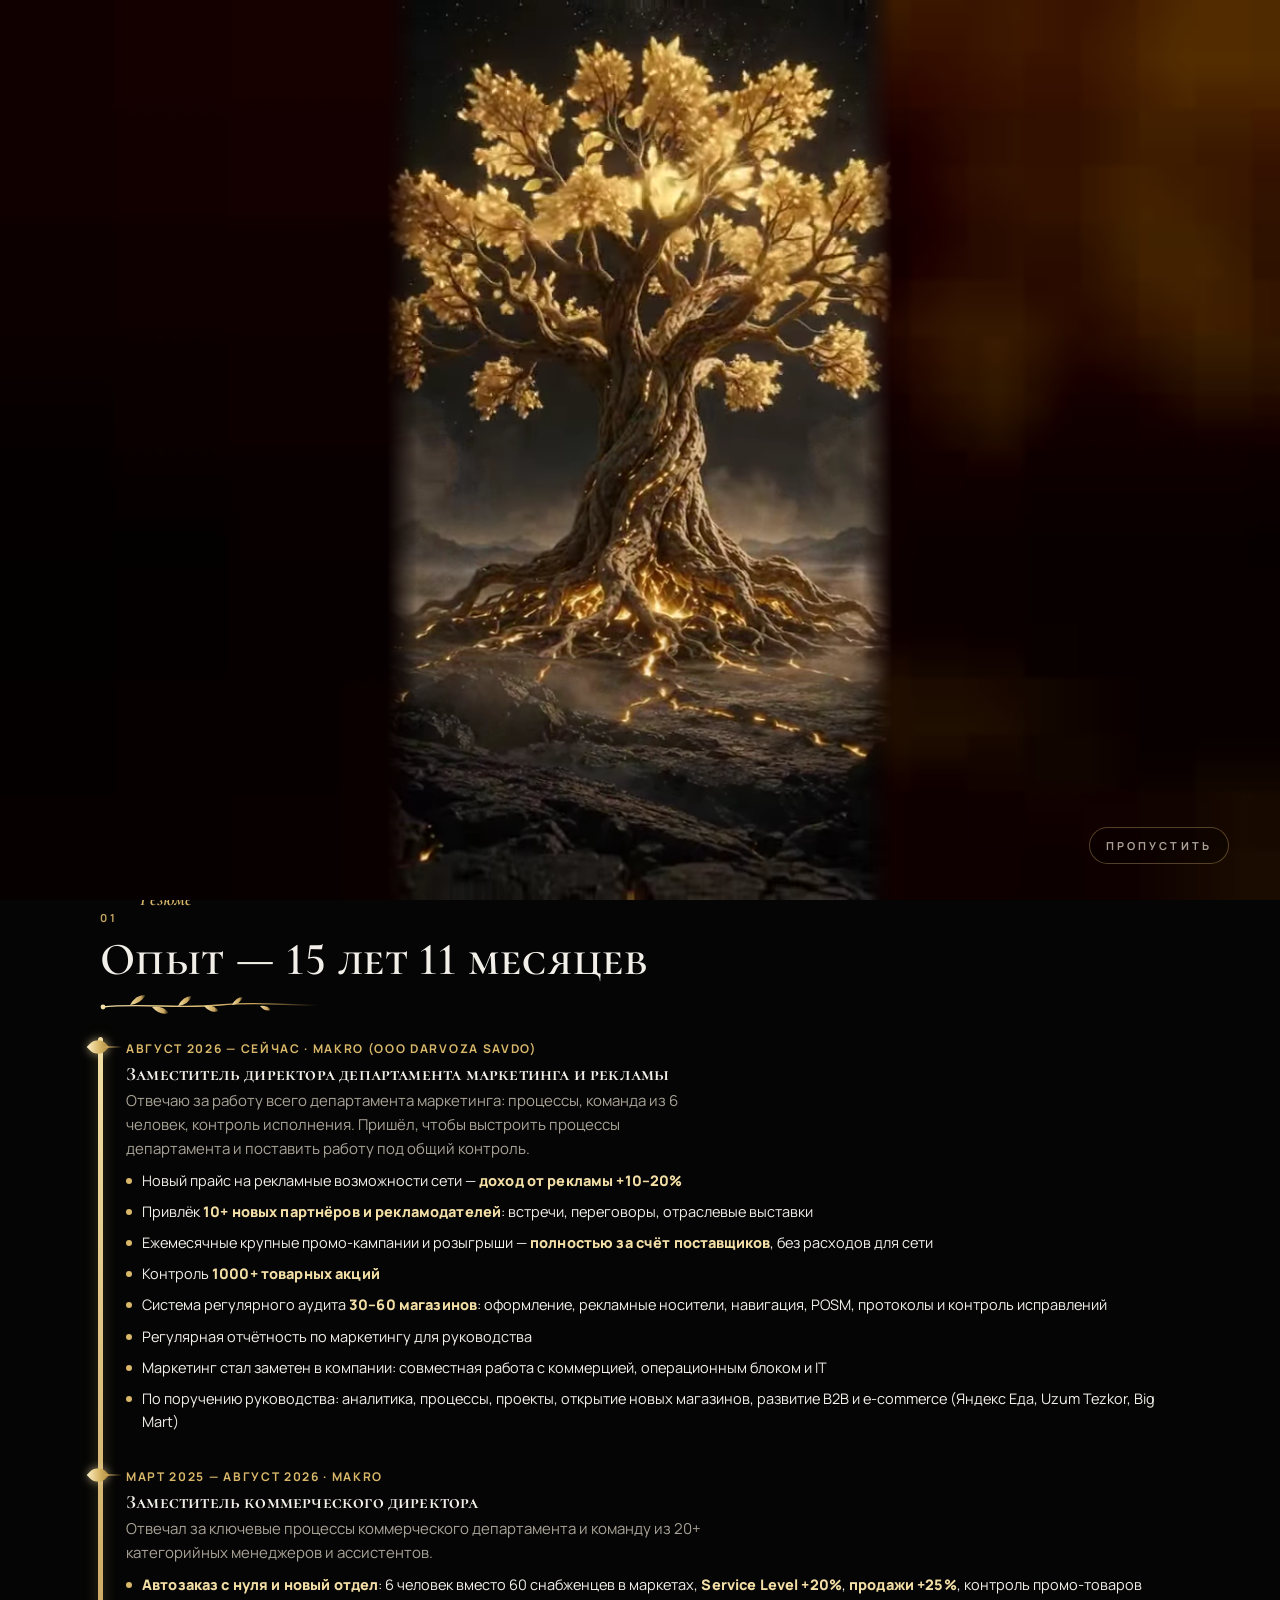
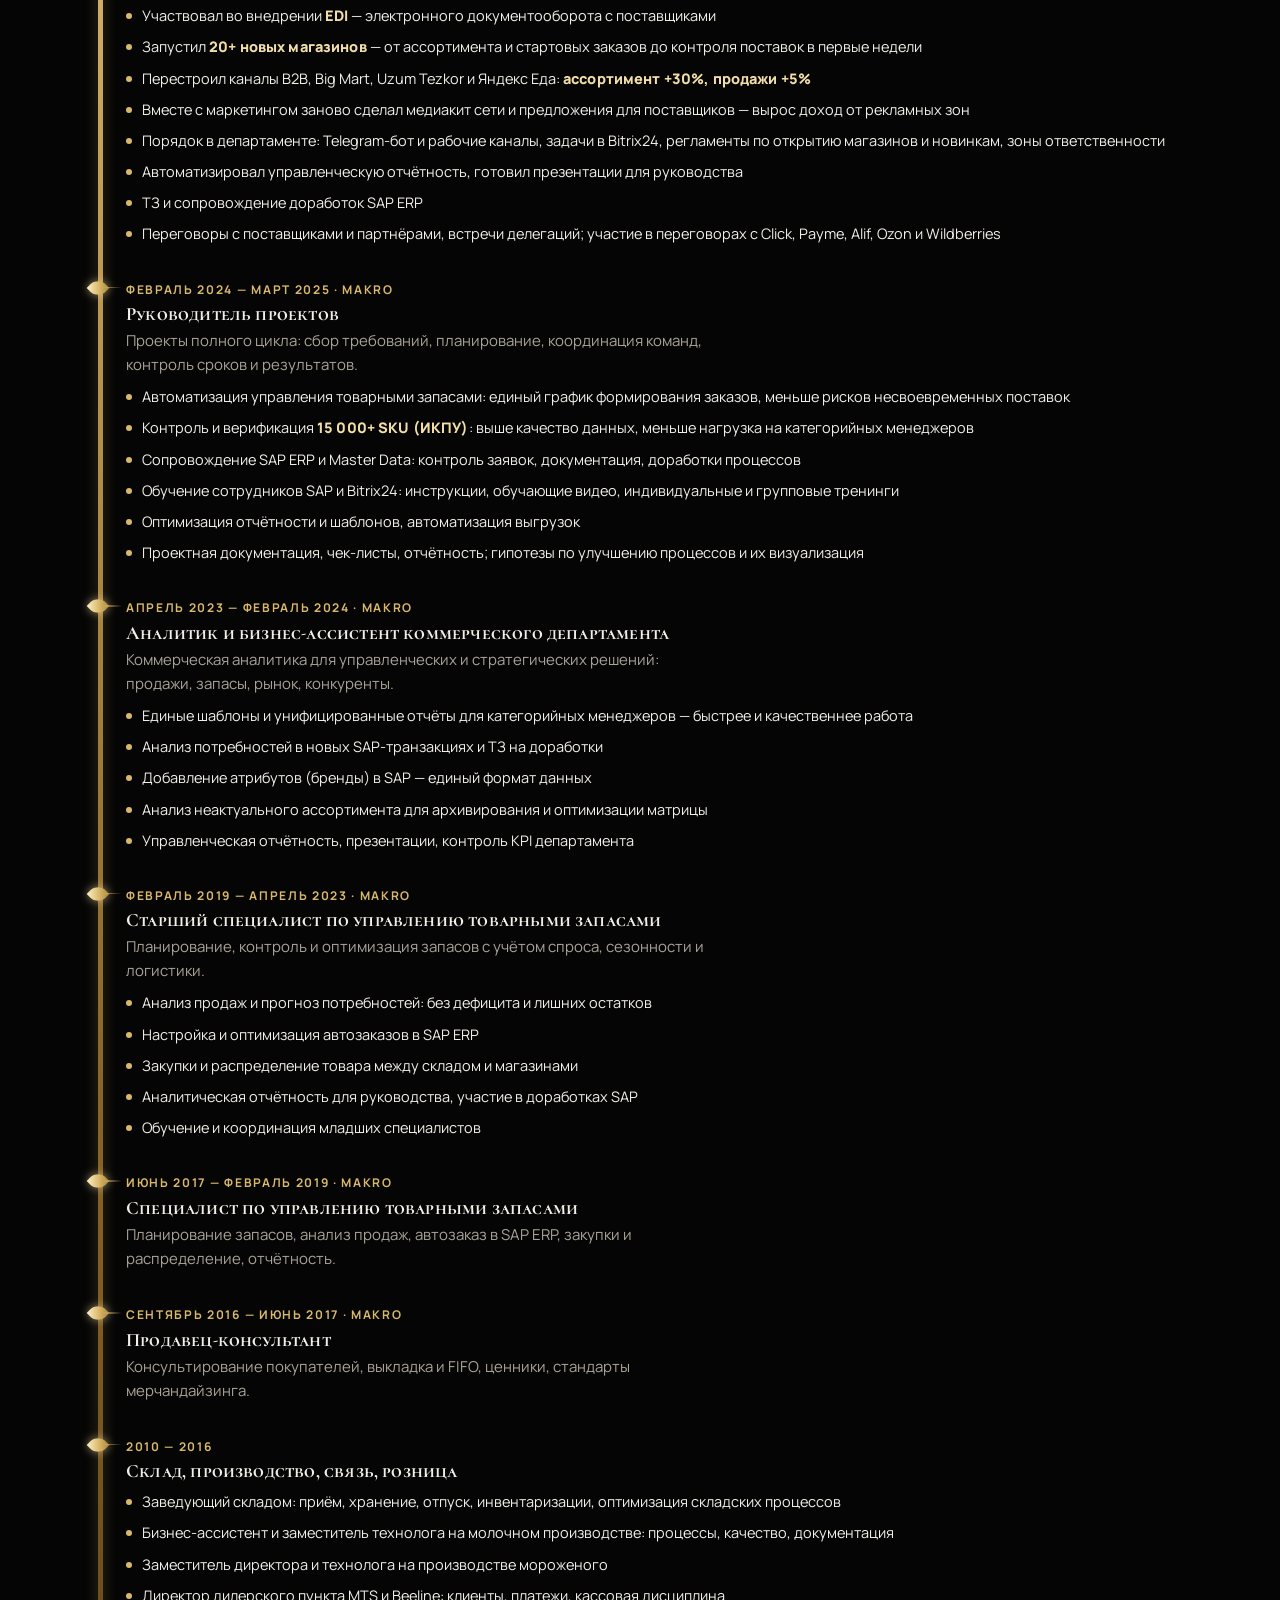
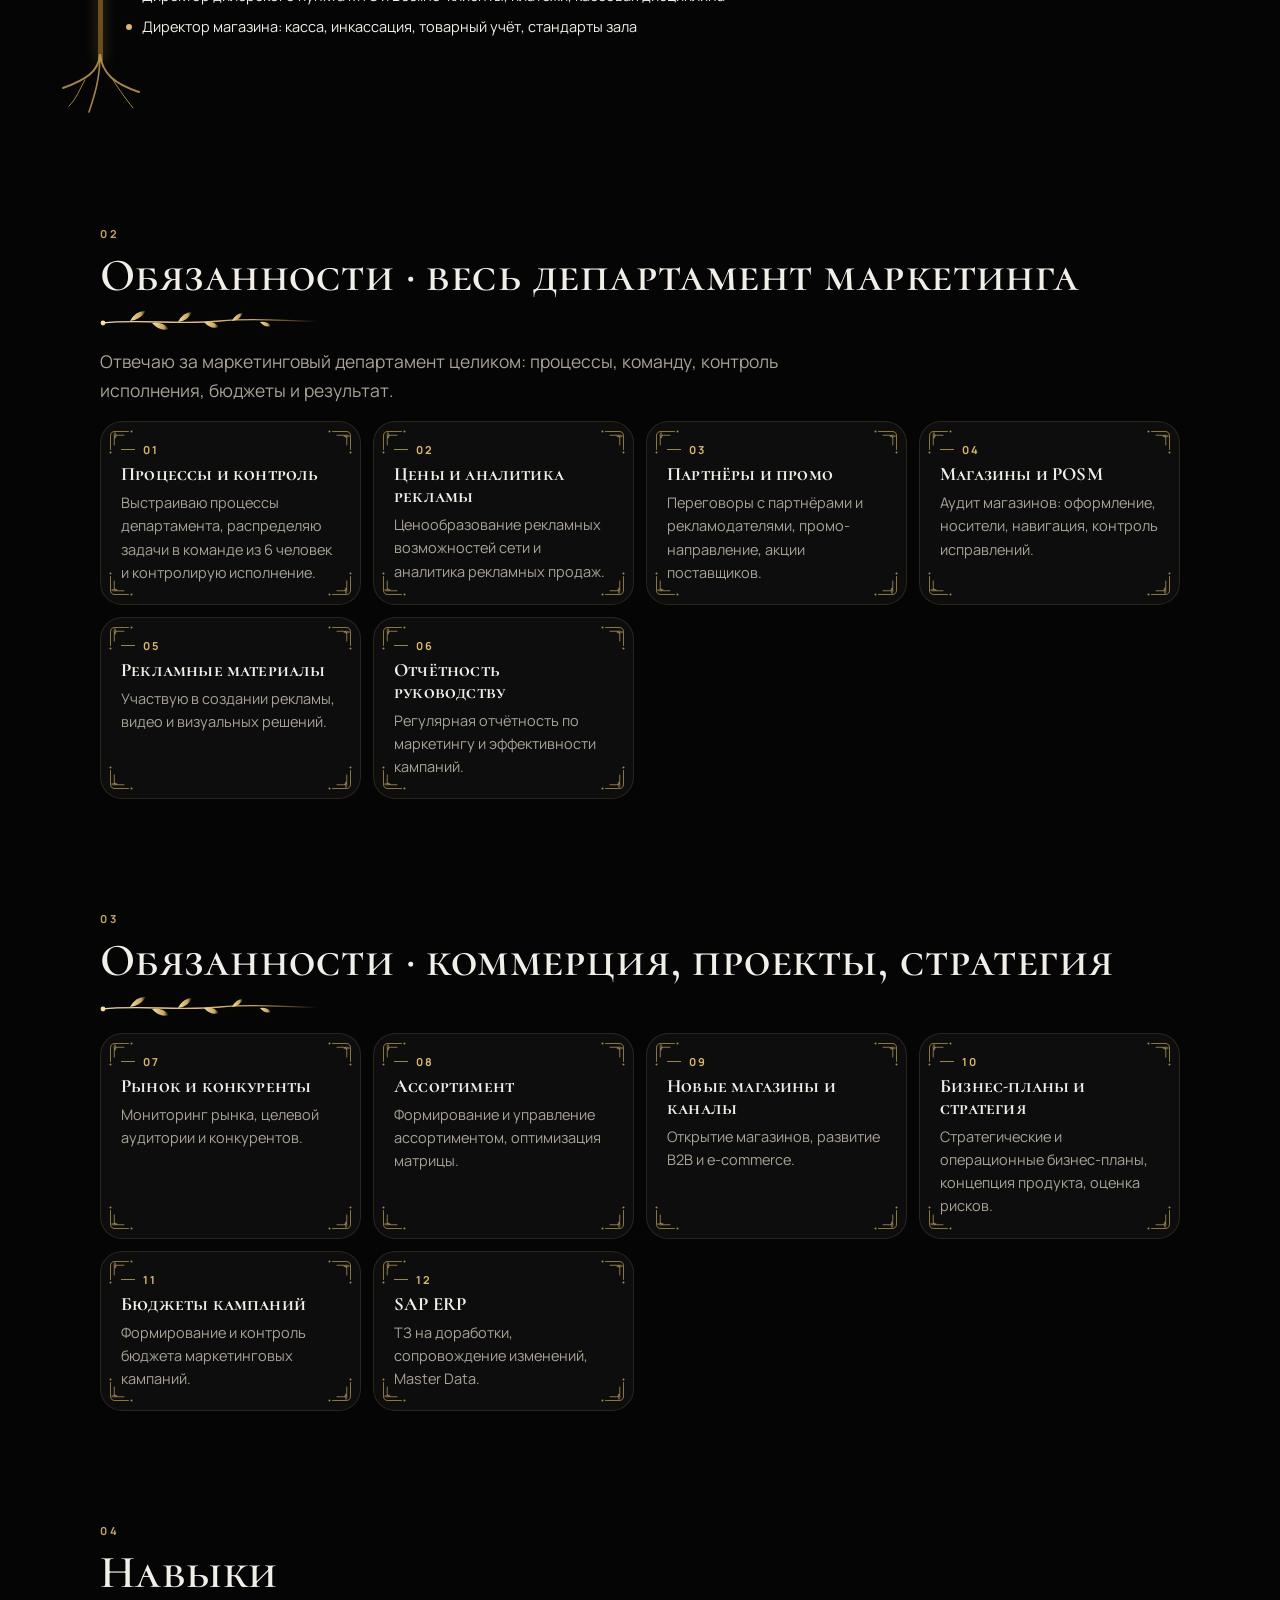
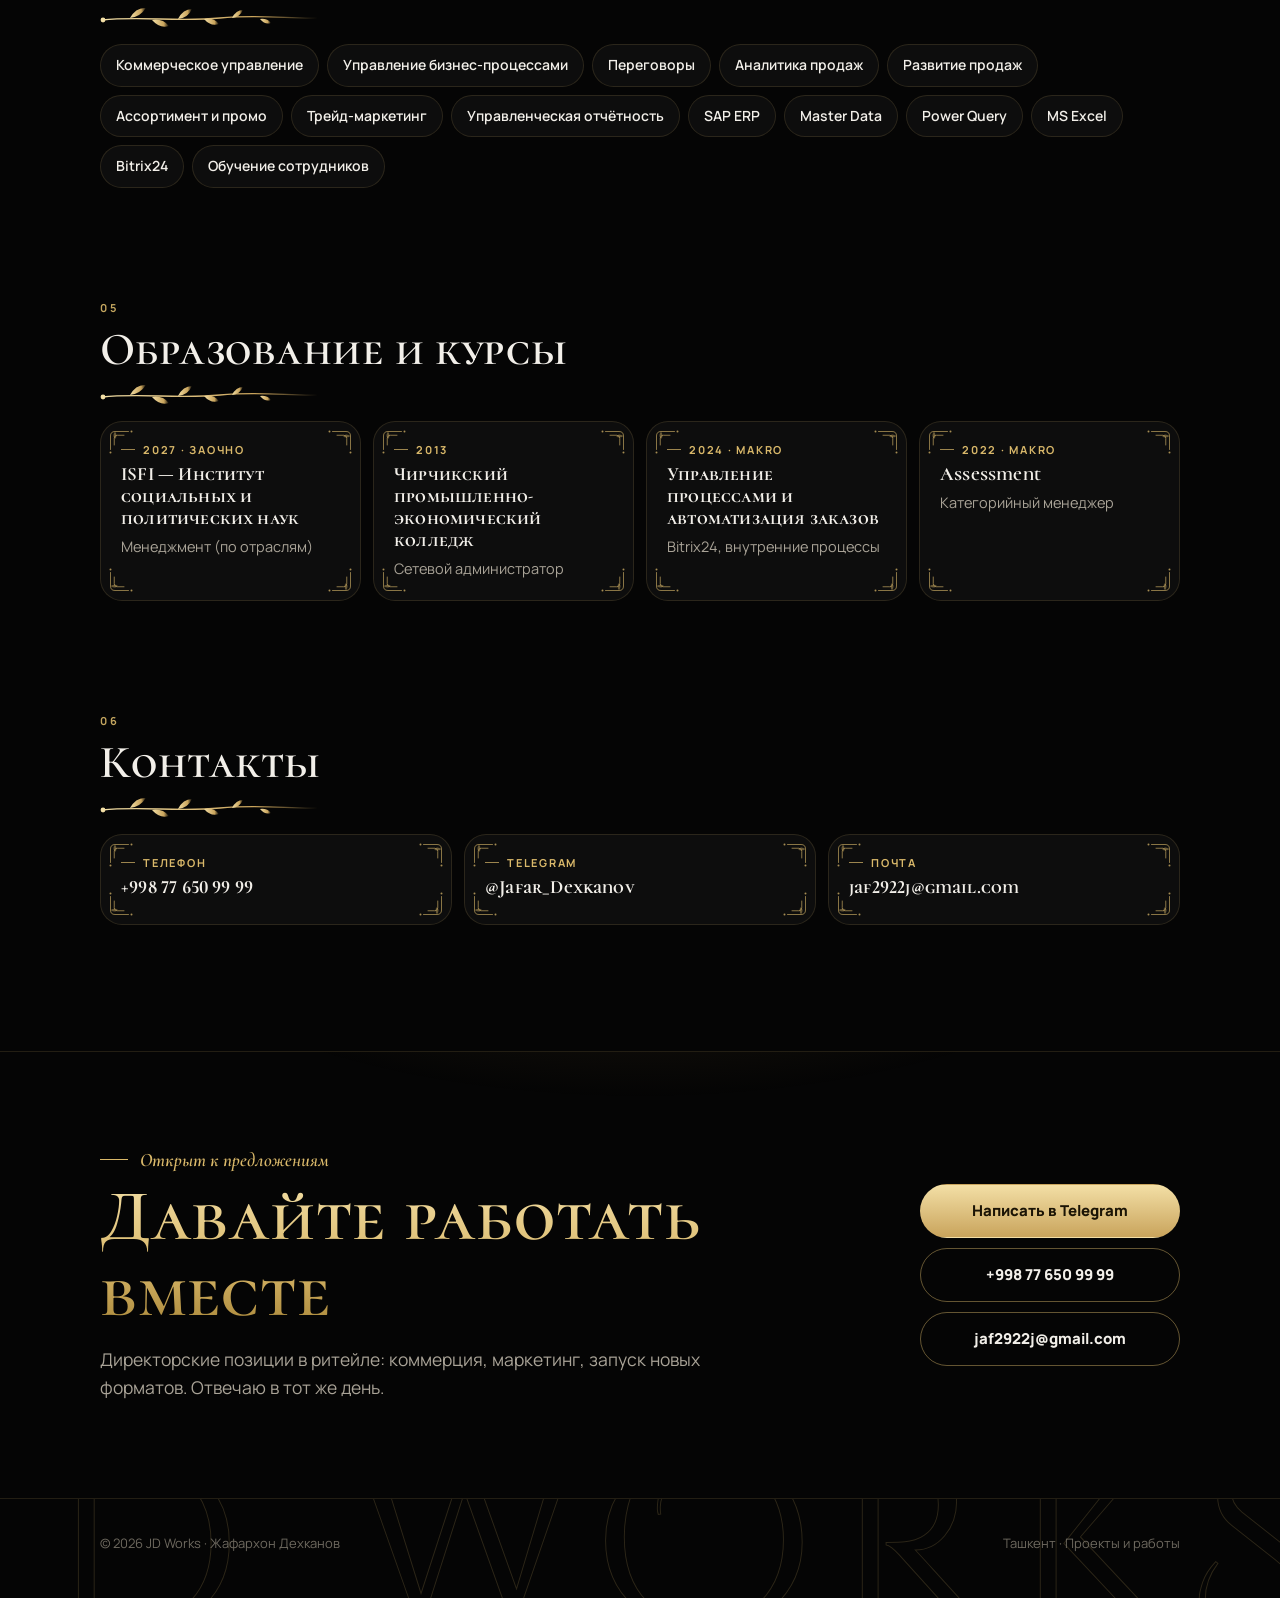
<file: about.html>
<!doctype html>
<html lang="ru">
<head>
<meta charset="utf-8">
<meta name="viewport" content="width=device-width, initial-scale=1, viewport-fit=cover">
<title>О себе и резюме · JD Works</title>

<link rel="preload" href="fonts/manrope-cyrillic-400-normal.woff2" as="font" type="font/woff2" crossorigin><link rel="preload" href="fonts/cormorant-unicase-cyrillic-600-normal.woff2" as="font" type="font/woff2" crossorigin>
<link rel="stylesheet" href="style.css?v=1793001300">
<meta name="description" content="JD Works — проекты и работы Жафархона Дехканова: ритейл, коммерция, маркетинг, запуск новых форматов.">
<meta property="og:type" content="website"><meta property="og:title" content="О себе и резюме · JD Works"><meta property="og:description" content="Проекты и работы Жафархона Дехканова: ритейл, коммерция, маркетинг, новые форматы.">
<meta property="og:image" content="https://jaf2922j-dotcom.github.io/img/og.jpg"><meta name="twitter:card" content="summary_large_image">
<script>try{if((sessionStorage.getItem('jdIntro')!=='1'||/[?&]intro/.test(location.search))&&!matchMedia('(prefers-reduced-motion: reduce)').matches){document.documentElement.classList.add('pre');setTimeout(function(){document.documentElement.classList.remove('pre')},2500)}}catch(e){}</script>
<link rel="icon" href="favicon.svg" type="image/svg+xml"><link rel="apple-touch-icon" href="img/icon-180.png">
</head>
<body>
<header class="top"><div class="w"><a class="lg" href="index.html" aria-label="JD Works — главная"><svg class="mono" viewBox="300 72 392 280" aria-hidden="true"><defs><linearGradient id="hgm" x1="0" y1="0" x2="0" y2="1"><stop offset="0" stop-color="#FFF3D1"/><stop offset=".22" stop-color="#F0D08A"/><stop offset=".48" stop-color="#B98A3B"/><stop offset=".6" stop-color="#E9C77A"/><stop offset=".78" stop-color="#F8E6B5"/><stop offset="1" stop-color="#8A6426"/></linearGradient></defs><path d="M450.4 82.5V88.9H417.4V273.9Q414.4 283.5 409.6 294.9Q404.8 306.2 397.6 316.6Q390.3 326.9 379.7 333.5Q369.2 340.1 354.3 340.1Q340.5 340.1 330.4 334.5Q320.3 329 315 320.3Q309.6 311.7 309.6 302.3Q309.6 294.5 312.7 289.2Q315.7 283.8 320.7 281Q325.6 278.2 331.4 278.2Q336.3 278.2 341.3 280.5Q346.2 282.8 349.6 287.7Q353 292.5 353 300.1Q353 307.4 349.6 312.1Q346.2 316.8 341.1 318.9Q335.9 321.1 329.9 320.8Q326.9 320.4 324.1 318.1Q322.7 317.1 321.7 315.6Q323.8 319.4 326.9 322.7Q331.4 327.4 337.8 330.2Q344.1 333.1 351.9 333.1Q363.9 333.1 370.2 326.3Q376.4 319.4 378.6 304.8Q380.7 290.2 380.7 267.3V88.9H337.8V82.5Z" pathLength="1"/><path d="M559.4 82.5Q596.8 82.5 623.8 98.6Q650.8 114.7 665.4 142.6Q680 170.6 680 206.2Q680 233 671.3 255.6Q662.7 278.2 646.6 294.9Q630.5 311.5 608.4 320.8Q586.3 330 559.4 330H463.2V323.6H493V88.9H463.2V82.5ZM530 323.6H559.4Q581.1 323.6 595.9 314Q610.7 304.4 619.7 287.9Q628.7 271.4 632.6 250.3Q636.6 229.2 636.6 206.2Q636.6 183.3 632.1 162.2Q627.7 141.1 618.4 124.6Q609.2 108.1 594.6 98.5Q580 88.9 559.4 88.9H530Z" pathLength="1"/></svg><span>WORKS</span></a><nav class="tabs" aria-label="Разделы"><a href="index.html">Главная</a><a href="projects.html">Проекты</a><a href="reports.html">Отчётность</a><a href="about.html" class=on aria-current=page>О себе</a></nav></div></header>
<main>
<div class="w ph ab">
 <div class="pf"><span><img src="img/jafar-full.jpg" alt="Жафархон Дехканов" width="800" height="1000"></span></div>
 <div><p class="kick">О себе · резюме</p><h1>Жафархон Дехканов</h1><p class="ld">Руководитель с опытом более 10 лет в торговле и рознице — от торгового зала и управления запасами до руководящих позиций в коммерции и маркетинге. Работаю с ассортиментом, продажами, запасами, промо и аналитикой. Развиваю каналы продаж, оптимизирую процессы, внедряю SAP ERP. Привык работать с цифрами, процессами и людьми.</p>
 <div class="cta" style="display:flex;flex-wrap:wrap;gap:10px;margin-top:20px"><a class="bt p" href="resume-dehkanov.pdf" download>Скачать резюме (PDF)</a><a class="bt" href="#contact">Контакты</a></div>
 <div class="sk" style="margin-top:18px"><span>Узбекский — родной</span><span>Русский — C2</span><span>Права категории B</span></div></div>
</div>
<div class="w"><blockquote class="qt rv">Строю процессы так, чтобы они работали без ручной координации — <em>и давали цифры, которые можно проверить.</em></blockquote></div>
<div class="w sec" style="padding-top:0"><p class="kick rv">Резюме</p><h2 class="rv">Опыт — 15 лет 11 месяцев</h2>
 <div class="xp rv"><div><small>Август 2026 — сейчас · Makro (ООО Darvoza savdo)</small><b>Заместитель директора департамента маркетинга и рекламы</b><p>Отвечаю за работу всего департамента маркетинга: процессы, команда из 6 человек, контроль исполнения. Пришёл, чтобы выстроить процессы департамента и поставить работу под общий контроль.</p><ul class="dot" style="margin-top:8px"><li>Новый прайс на рекламные возможности сети — <b>доход от рекламы +10–20%</b></li><li>Привлёк <b>10+ новых партнёров и рекламодателей</b>: встречи, переговоры, отраслевые выставки</li><li>Ежемесячные крупные промо-кампании и розыгрыши — <b>полностью за счёт поставщиков</b>, без расходов для сети</li><li>Контроль <b>1000+ товарных акций</b></li><li>Система регулярного аудита <b>30–60 магазинов</b>: оформление, рекламные носители, навигация, POSM, протоколы и контроль исправлений</li><li>Регулярная отчётность по маркетингу для руководства</li><li>Маркетинг стал заметен в компании: совместная работа с коммерцией, операционным блоком и IT</li><li>По поручению руководства: аналитика, процессы, проекты, открытие новых магазинов, развитие B2B и e-commerce (Яндекс Еда, Uzum Tezkor, Big Mart)</li></ul></div><div><small>Март 2025 — Август 2026 · Makro</small><b>Заместитель коммерческого директора</b><p>Отвечал за ключевые процессы коммерческого департамента и команду из 20+ категорийных менеджеров и ассистентов.</p><ul class="dot" style="margin-top:8px"><li><b>Автозаказ с нуля и новый отдел</b>: 6 человек вместо 60 снабженцев в маркетах, <b>Service Level +20%</b>, <b>продажи +25%</b>, контроль промо-товаров</li><li>Участвовал во внедрении <b>EDI</b> — электронного документооборота с поставщиками</li><li>Запустил <b>20+ новых магазинов</b> — от ассортимента и стартовых заказов до контроля поставок в первые недели</li><li>Перестроил каналы B2B, Big Mart, Uzum Tezkor и Яндекс Еда: <b>ассортимент +30%, продажи +5%</b></li><li>Вместе с маркетингом заново сделал медиакит сети и предложения для поставщиков — вырос доход от рекламных зон</li><li>Порядок в департаменте: Telegram-бот и рабочие каналы, задачи в Bitrix24, регламенты по открытию магазинов и новинкам, зоны ответственности</li><li>Автоматизировал управленческую отчётность, готовил презентации для руководства</li><li>ТЗ и сопровождение доработок SAP ERP</li><li>Переговоры с поставщиками и партнёрами, встречи делегаций; участие в переговорах с Click, Payme, Alif, Ozon и Wildberries</li></ul></div><div><small>Февраль 2024 — Март 2025 · Makro</small><b>Руководитель проектов</b><p>Проекты полного цикла: сбор требований, планирование, координация команд, контроль сроков и результатов.</p><ul class="dot" style="margin-top:8px"><li>Автоматизация управления товарными запасами: единый график формирования заказов, меньше рисков несвоевременных поставок</li><li>Контроль и верификация <b>15 000+ SKU (ИКПУ)</b>: выше качество данных, меньше нагрузка на категорийных менеджеров</li><li>Сопровождение SAP ERP и Master Data: контроль заявок, документация, доработки процессов</li><li>Обучение сотрудников SAP и Bitrix24: инструкции, обучающие видео, индивидуальные и групповые тренинги</li><li>Оптимизация отчётности и шаблонов, автоматизация выгрузок</li><li>Проектная документация, чек-листы, отчётность; гипотезы по улучшению процессов и их визуализация</li></ul></div><div><small>Апрель 2023 — Февраль 2024 · Makro</small><b>Аналитик и бизнес-ассистент коммерческого департамента</b><p>Коммерческая аналитика для управленческих и стратегических решений: продажи, запасы, рынок, конкуренты.</p><ul class="dot" style="margin-top:8px"><li>Единые шаблоны и унифицированные отчёты для категорийных менеджеров — быстрее и качественнее работа</li><li>Анализ потребностей в новых SAP-транзакциях и ТЗ на доработки</li><li>Добавление атрибутов (бренды) в SAP — единый формат данных</li><li>Анализ неактуального ассортимента для архивирования и оптимизации матрицы</li><li>Управленческая отчётность, презентации, контроль KPI департамента</li></ul></div><div><small>Февраль 2019 — Апрель 2023 · Makro</small><b>Старший специалист по управлению товарными запасами</b><p>Планирование, контроль и оптимизация запасов с учётом спроса, сезонности и логистики.</p><ul class="dot" style="margin-top:8px"><li>Анализ продаж и прогноз потребностей: без дефицита и лишних остатков</li><li>Настройка и оптимизация автозаказов в SAP ERP</li><li>Закупки и распределение товара между складом и магазинами</li><li>Аналитическая отчётность для руководства, участие в доработках SAP</li><li>Обучение и координация младших специалистов</li></ul></div><div><small>Июнь 2017 — Февраль 2019 · Makro</small><b>Специалист по управлению товарными запасами</b><p>Планирование запасов, анализ продаж, автозаказ в SAP ERP, закупки и распределение, отчётность.</p></div><div><small>Сентябрь 2016 — Июнь 2017 · Makro</small><b>Продавец-консультант</b><p>Консультирование покупателей, выкладка и FIFO, ценники, стандарты мерчандайзинга.</p></div><div><small>2010 — 2016</small><b>Склад, производство, связь, розница</b><ul class="dot" style="margin-top:8px"><li>Заведующий складом: приём, хранение, отпуск, инвентаризации, оптимизация складских процессов</li><li>Бизнес-ассистент и заместитель технолога на молочном производстве: процессы, качество, документация</li><li>Заместитель директора и технолога на производстве мороженого</li><li>Директор дилерского пункта MTS и Beeline: клиенты, платежи, кассовая дисциплина</li><li>Директор магазина: касса, инкассация, товарный учёт, стандарты зала</li></ul></div></div></div>
<div class="w sec"><h2 class="rv">Обязанности · весь департамент маркетинга</h2><p class="ld rv" style="margin-bottom:16px">Отвечаю за маркетинговый департамент целиком: процессы, команду, контроль исполнения, бюджеты и результат.</p><div class="cards">
 <div class="card rv"><small>01</small><b>Процессы и контроль</b><p>Выстраиваю процессы департамента, распределяю задачи в команде из 6 человек и контролирую исполнение.</p></div>
 <div class="card rv"><small>02</small><b>Цены и аналитика рекламы</b><p>Ценообразование рекламных возможностей сети и аналитика рекламных продаж.</p></div>
 <div class="card rv"><small>03</small><b>Партнёры и промо</b><p>Переговоры с партнёрами и рекламодателями, промо-направление, акции поставщиков.</p></div>
 <div class="card rv"><small>04</small><b>Магазины и POSM</b><p>Аудит магазинов: оформление, носители, навигация, контроль исправлений.</p></div>
 <div class="card rv"><small>05</small><b>Рекламные материалы</b><p>Участвую в создании рекламы, видео и визуальных решений.</p></div>
 <div class="card rv"><small>06</small><b>Отчётность руководству</b><p>Регулярная отчётность по маркетингу и эффективности кампаний.</p></div>
</div></div>
<div class="w sec"><h2 class="rv">Обязанности · коммерция, проекты, стратегия</h2><div class="cards">
 <div class="card rv"><small>07</small><b>Рынок и конкуренты</b><p>Мониторинг рынка, целевой аудитории и конкурентов.</p></div>
 <div class="card rv"><small>08</small><b>Ассортимент</b><p>Формирование и управление ассортиментом, оптимизация матрицы.</p></div>
 <div class="card rv"><small>09</small><b>Новые магазины и каналы</b><p>Открытие магазинов, развитие B2B и e-commerce.</p></div>
 <div class="card rv"><small>10</small><b>Бизнес-планы и стратегия</b><p>Стратегические и операционные бизнес-планы, концепция продукта, оценка рисков.</p></div>
 <div class="card rv"><small>11</small><b>Бюджеты кампаний</b><p>Формирование и контроль бюджета маркетинговых кампаний.</p></div>
 <div class="card rv"><small>12</small><b>SAP ERP</b><p>ТЗ на доработки, сопровождение изменений, Master Data.</p></div>
</div></div>
<div class="w sec"><h2 class="rv">Навыки</h2>
 <div class="sk rv"><span>Коммерческое управление</span><span>Управление бизнес-процессами</span><span>Переговоры</span><span>Аналитика продаж</span><span>Развитие продаж</span><span>Ассортимент и промо</span><span>Трейд-маркетинг</span><span>Управленческая отчётность</span><span>SAP ERP</span><span>Master Data</span><span>Power Query</span><span>MS Excel</span><span>Bitrix24</span><span>Обучение сотрудников</span></div></div>
<div class="w sec"><h2 class="rv">Образование и курсы</h2><div class="cards">
 <div class="card rv"><small>2027 · заочно</small><b>ISFI — Институт социальных и политических наук</b><p>Менеджмент (по отраслям)</p></div>
 <div class="card rv"><small>2013</small><b>Чирчикский промышленно-экономический колледж</b><p>Сетевой администратор</p></div>
 <div class="card rv"><small>2024 · Makro</small><b>Управление процессами и автоматизация заказов</b><p>Bitrix24, внутренние процессы</p></div>
 <div class="card rv"><small>2022 · Makro</small><b>Assessment</b><p>Категорийный менеджер</p></div>
</div></div>
<div class="w sec" id="contact"><h2 class="rv">Контакты</h2>
 <div class="cards"><div class="card rv"><small>Телефон</small><b><a href="tel:+998776509999" style="text-decoration:none">+998 77 650 99 99</a></b></div><div class="card rv"><small>Telegram</small><b><a href="https://t.me/Jafar_Dexkanov" target="_blank" rel="noopener" style="text-decoration:none">@Jafar_Dexkanov</a></b></div><div class="card rv"><small>Почта</small><b>jaf2922j@gmail.com</b></div></div></div>
</main>
<section class="cta-b"><div class="w"><div class="rv"><p class="kick">Открыт к предложениям</p><h2 class="gold">Давайте работать вместе</h2><p class="ld">Директорские позиции в ритейле: коммерция, маркетинг, запуск новых форматов. Отвечаю в тот же день.</p></div>
<div class="cta-l rv"><a class="bt p" href="https://t.me/Jafar_Dexkanov" target="_blank" rel="noopener">Написать в Telegram</a><a class="bt" href="tel:+998776509999">+998 77 650 99 99</a><a class="bt" href="mailto:jaf2922j@gmail.com">jaf2922j@gmail.com</a></div></div></section>
<footer><div class="wm" aria-hidden="true">JD WORKS</div><div class="w"><span>© 2026 JD Works · Жафархон Дехканов</span><span>Ташкент · Проекты и работы</span></div></footer>
<script src="fx.js?v=1792682958"></script>
<script src="/stats.js" defer></script></body>
</html>
</file>
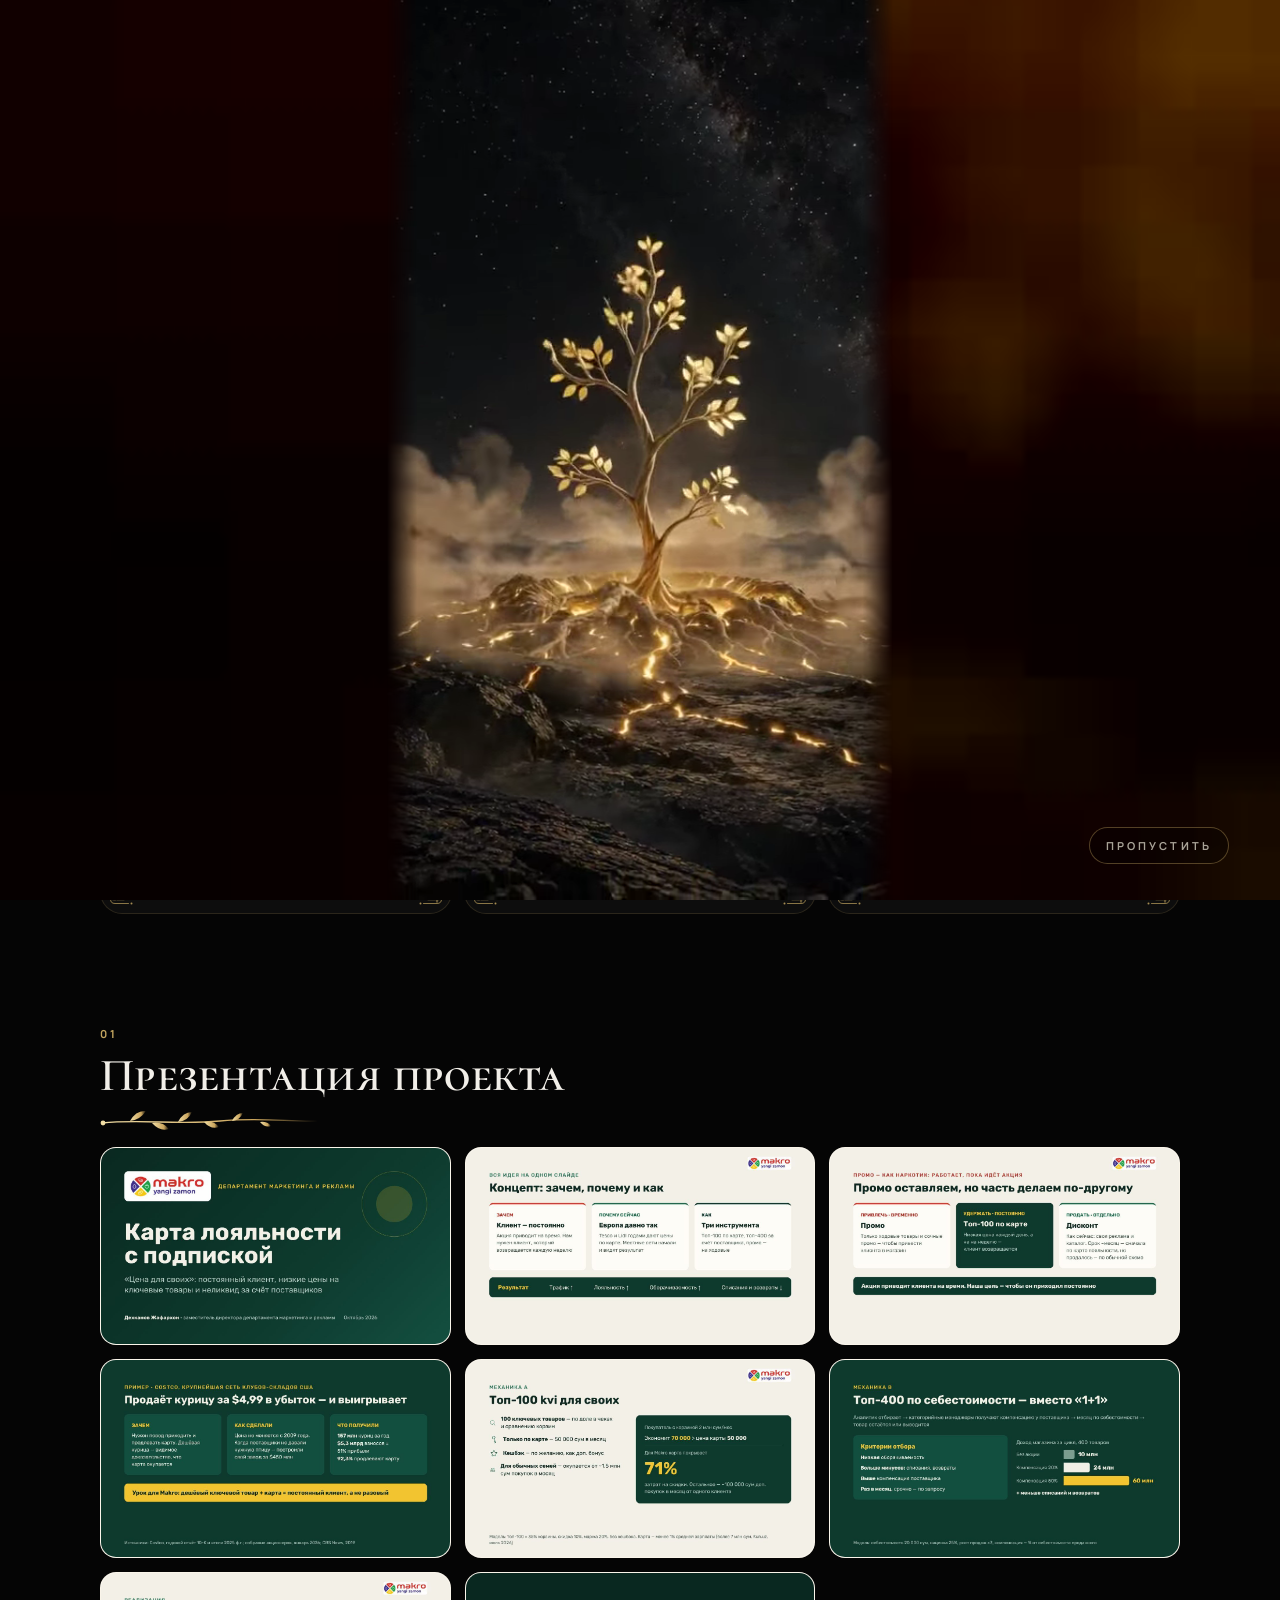
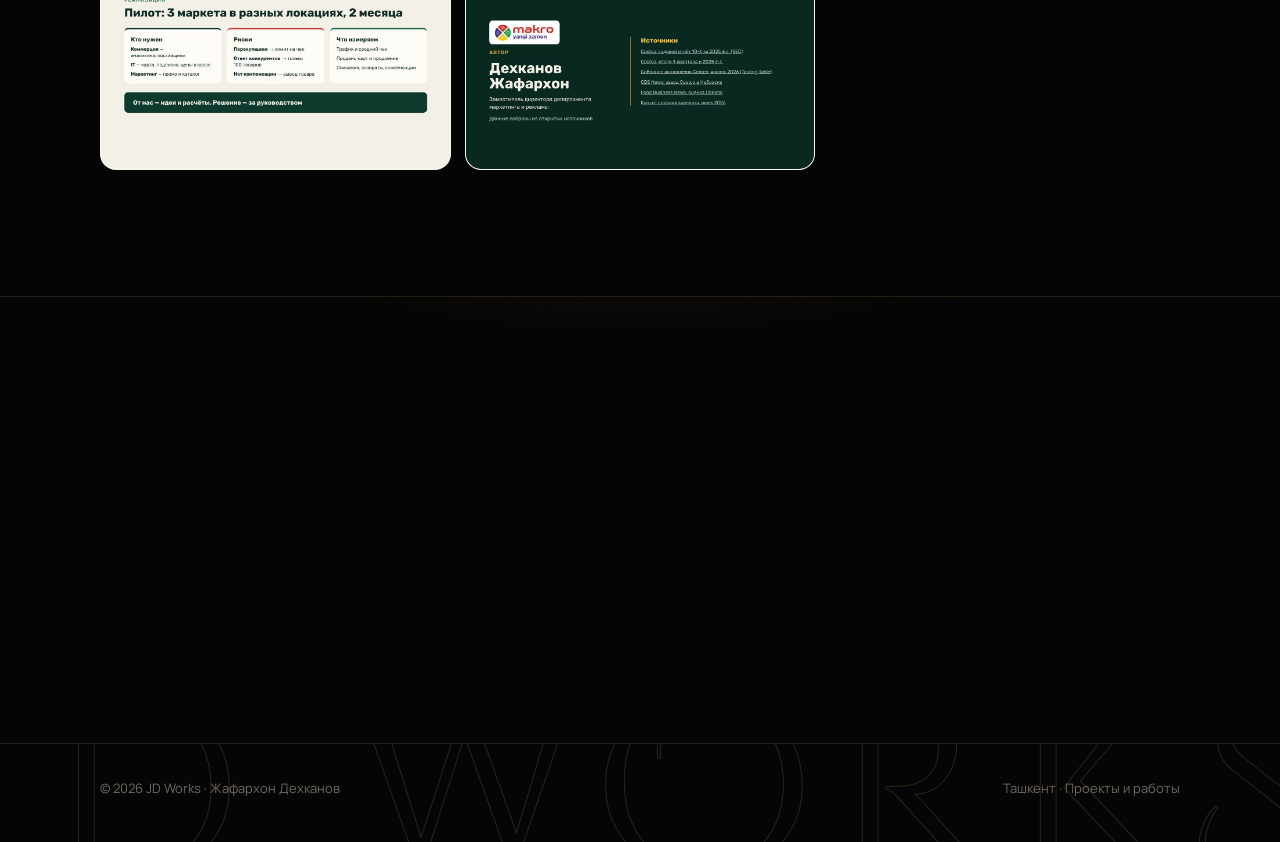
<file: loyalty.html>
<!doctype html>
<html lang="ru">
<head>
<meta charset="utf-8">
<meta name="viewport" content="width=device-width, initial-scale=1, viewport-fit=cover">
<title>Карта лояльности с подпиской · JD Works</title>

<link rel="preload" href="fonts/manrope-cyrillic-400-normal.woff2" as="font" type="font/woff2" crossorigin><link rel="preload" href="fonts/cormorant-unicase-cyrillic-600-normal.woff2" as="font" type="font/woff2" crossorigin>
<link rel="stylesheet" href="style.css?v=1793001300">
<meta name="description" content="JD Works — проекты и работы Жафархона Дехканова: ритейл, коммерция, маркетинг, запуск новых форматов.">
<meta property="og:type" content="website"><meta property="og:title" content="Карта лояльности с подпиской · JD Works"><meta property="og:description" content="Проекты и работы Жафархона Дехканова: ритейл, коммерция, маркетинг, новые форматы.">
<meta property="og:image" content="https://jaf2922j-dotcom.github.io/img/og.jpg"><meta name="twitter:card" content="summary_large_image">
<script>try{if((sessionStorage.getItem('jdIntro')!=='1'||/[?&]intro/.test(location.search))&&!matchMedia('(prefers-reduced-motion: reduce)').matches){document.documentElement.classList.add('pre');setTimeout(function(){document.documentElement.classList.remove('pre')},2500)}}catch(e){}</script>
<link rel="icon" href="favicon.svg" type="image/svg+xml"><link rel="apple-touch-icon" href="img/icon-180.png">
</head>
<body>
<header class="top"><div class="w"><a class="lg" href="index.html" aria-label="JD Works — главная"><svg class="mono" viewBox="300 72 392 280" aria-hidden="true"><defs><linearGradient id="hgm" x1="0" y1="0" x2="0" y2="1"><stop offset="0" stop-color="#FFF3D1"/><stop offset=".22" stop-color="#F0D08A"/><stop offset=".48" stop-color="#B98A3B"/><stop offset=".6" stop-color="#E9C77A"/><stop offset=".78" stop-color="#F8E6B5"/><stop offset="1" stop-color="#8A6426"/></linearGradient></defs><path d="M450.4 82.5V88.9H417.4V273.9Q414.4 283.5 409.6 294.9Q404.8 306.2 397.6 316.6Q390.3 326.9 379.7 333.5Q369.2 340.1 354.3 340.1Q340.5 340.1 330.4 334.5Q320.3 329 315 320.3Q309.6 311.7 309.6 302.3Q309.6 294.5 312.7 289.2Q315.7 283.8 320.7 281Q325.6 278.2 331.4 278.2Q336.3 278.2 341.3 280.5Q346.2 282.8 349.6 287.7Q353 292.5 353 300.1Q353 307.4 349.6 312.1Q346.2 316.8 341.1 318.9Q335.9 321.1 329.9 320.8Q326.9 320.4 324.1 318.1Q322.7 317.1 321.7 315.6Q323.8 319.4 326.9 322.7Q331.4 327.4 337.8 330.2Q344.1 333.1 351.9 333.1Q363.9 333.1 370.2 326.3Q376.4 319.4 378.6 304.8Q380.7 290.2 380.7 267.3V88.9H337.8V82.5Z" pathLength="1"/><path d="M559.4 82.5Q596.8 82.5 623.8 98.6Q650.8 114.7 665.4 142.6Q680 170.6 680 206.2Q680 233 671.3 255.6Q662.7 278.2 646.6 294.9Q630.5 311.5 608.4 320.8Q586.3 330 559.4 330H463.2V323.6H493V88.9H463.2V82.5ZM530 323.6H559.4Q581.1 323.6 595.9 314Q610.7 304.4 619.7 287.9Q628.7 271.4 632.6 250.3Q636.6 229.2 636.6 206.2Q636.6 183.3 632.1 162.2Q627.7 141.1 618.4 124.6Q609.2 108.1 594.6 98.5Q580 88.9 559.4 88.9H530Z" pathLength="1"/></svg><span>WORKS</span></a><nav class="tabs" aria-label="Разделы"><a href="index.html">Главная</a><a href="projects.html" class=on aria-current=page>Проекты</a><a href="reports.html">Отчётность</a><a href="about.html">О себе</a></nav></div></header>
<main>
<div class="w ph"><p class="kick"><a href="projects.html" style="text-decoration:none">← Проекты</a></p><h1>Карта лояльности с подпиской</h1><p class="ld">Моя идея и проект: «Цена для своих». Постоянный покупатель вместо разового, низкие цены на ключевые товары и вывод неликвида за счёт поставщиков. Проект в процессе.</p>
 <div class="tg" style="margin-top:16px"><span>Лояльность</span><span>Подписка</span><span>Ценообразование</span><span>В процессе</span></div></div>
<div class="w"><div class="kpi rv"><div><b class="gold">50 000</b><span>сум в месяц — подписка</span></div><div><b class="gold">100</b><span>ключевых товаров по карте</span></div><div><b class="gold">400</b><span>позиций по себестоимости</span></div><div><b class="gold">3</b><span>маркета в пилоте, 2 месяца</span></div></div></div>
<div class="w sec"><div class="cards">
 <div class="card rv"><small>Зачем</small><b>Клиент — постоянно</b><p>Акция приводит покупателя на время. Цель — чтобы он возвращался каждую неделю.</p></div>
 <div class="card rv"><small>Как</small><b>Три инструмента</b><p>Топ-100 по карте каждый день, топ-400 по себестоимости вместо «1+1» за счёт поставщика, промо — только на ходовые.</p></div>
 <div class="card rv"><small>Пример</small><b>Модель Costco</b><p>Взносы за членство — 51% прибыли, 92,3% продлевают карту.</p></div>
</div></div>
<div class="w sec"><h2 class="rv">Презентация проекта</h2><div class="sl"><figure class="rv"><img src="img/lc/s-1.jpg" alt="" loading="lazy"></figure><figure class="rv"><img src="img/lc/s-2.jpg" alt="" loading="lazy"></figure><figure class="rv"><img src="img/lc/s-3.jpg" alt="" loading="lazy"></figure><figure class="rv"><img src="img/lc/s-4.jpg" alt="" loading="lazy"></figure><figure class="rv"><img src="img/lc/s-5.jpg" alt="" loading="lazy"></figure><figure class="rv"><img src="img/lc/s-6.jpg" alt="" loading="lazy"></figure><figure class="rv"><img src="img/lc/s-7.jpg" alt="" loading="lazy"></figure><figure class="rv"><img src="img/lc/s-8.jpg" alt="" loading="lazy"></figure></div></div>
</main>
<section class="cta-b"><div class="w"><div class="rv"><p class="kick">Открыт к предложениям</p><h2 class="gold">Давайте работать вместе</h2><p class="ld">Директорские позиции в ритейле: коммерция, маркетинг, запуск новых форматов. Отвечаю в тот же день.</p></div>
<div class="cta-l rv"><a class="bt p" href="https://t.me/Jafar_Dexkanov" target="_blank" rel="noopener">Написать в Telegram</a><a class="bt" href="tel:+998776509999">+998 77 650 99 99</a><a class="bt" href="mailto:jaf2922j@gmail.com">jaf2922j@gmail.com</a></div></div></section>
<footer><div class="wm" aria-hidden="true">JD WORKS</div><div class="w"><span>© 2026 JD Works · Жафархон Дехканов</span><span>Ташкент · Проекты и работы</span></div></footer>
<script src="fx.js?v=1792682958"></script>
<script src="/stats.js" defer></script></body>
</html>
</file>
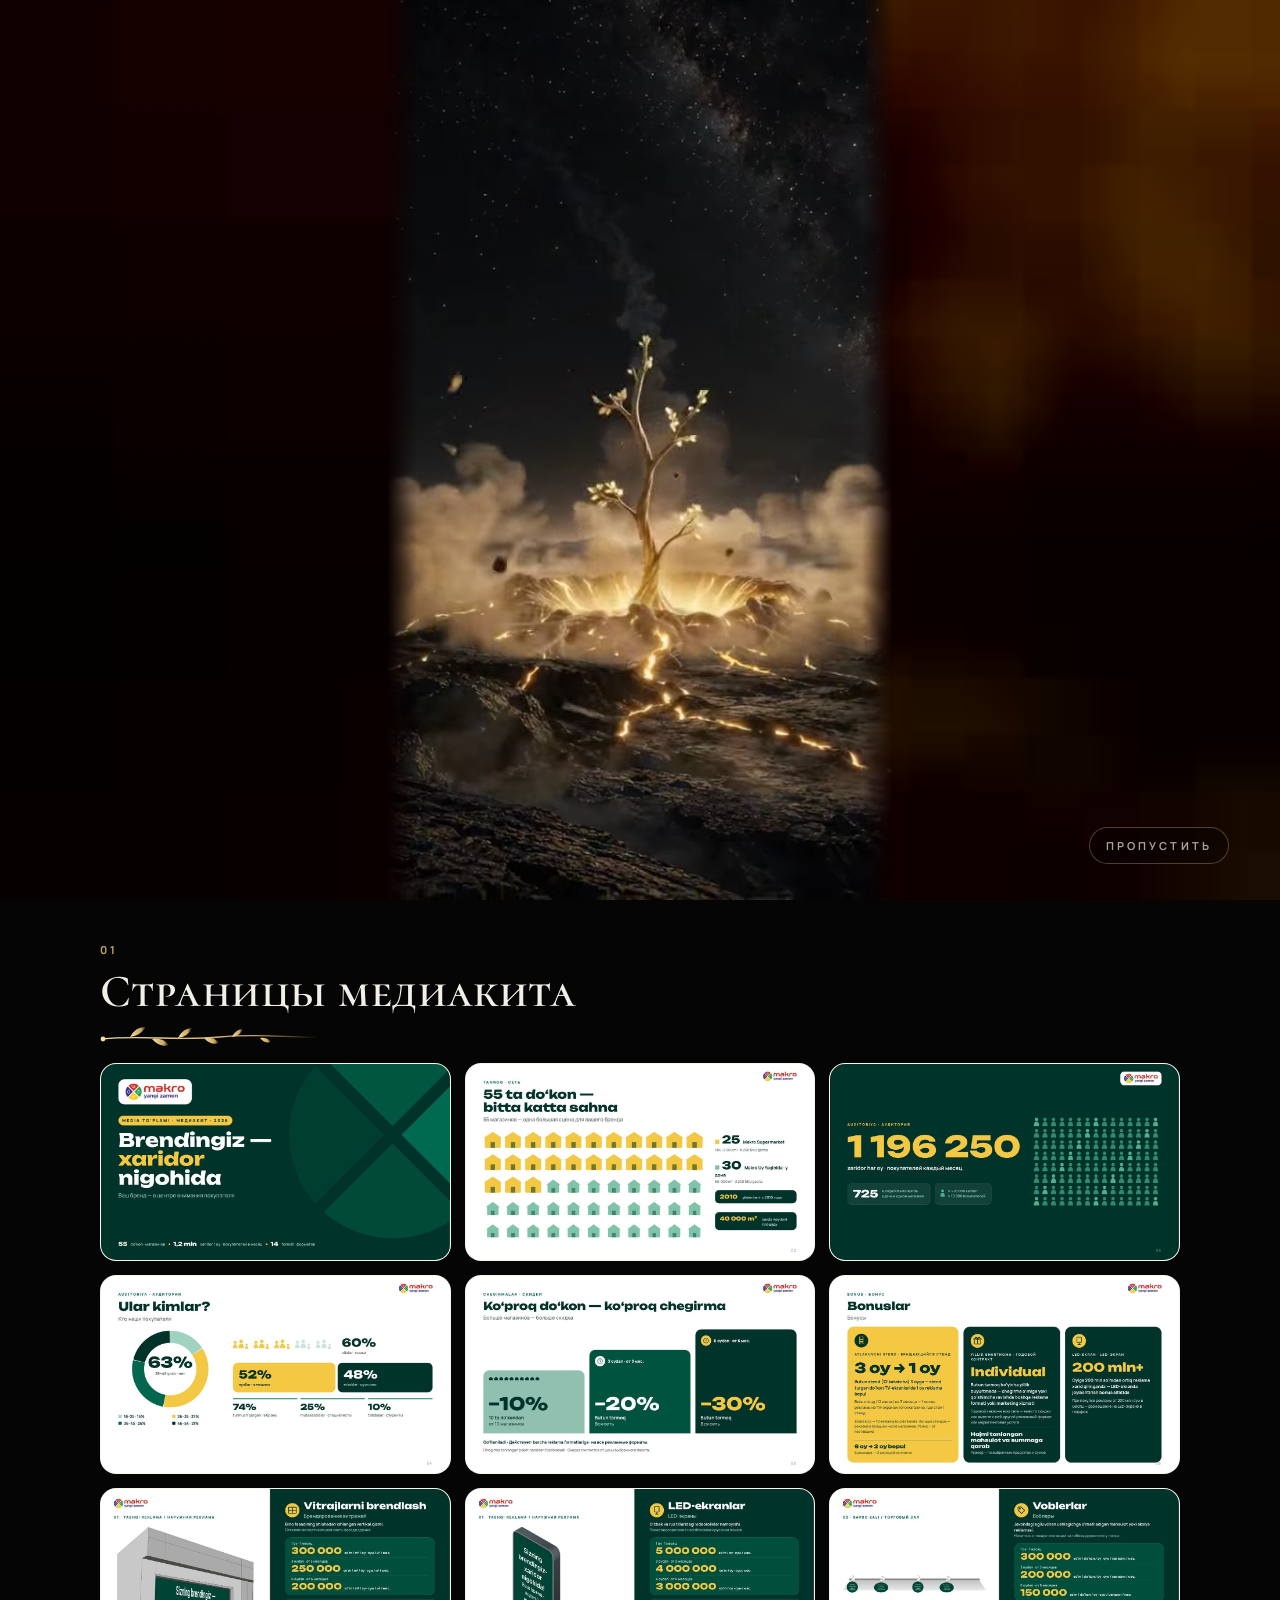
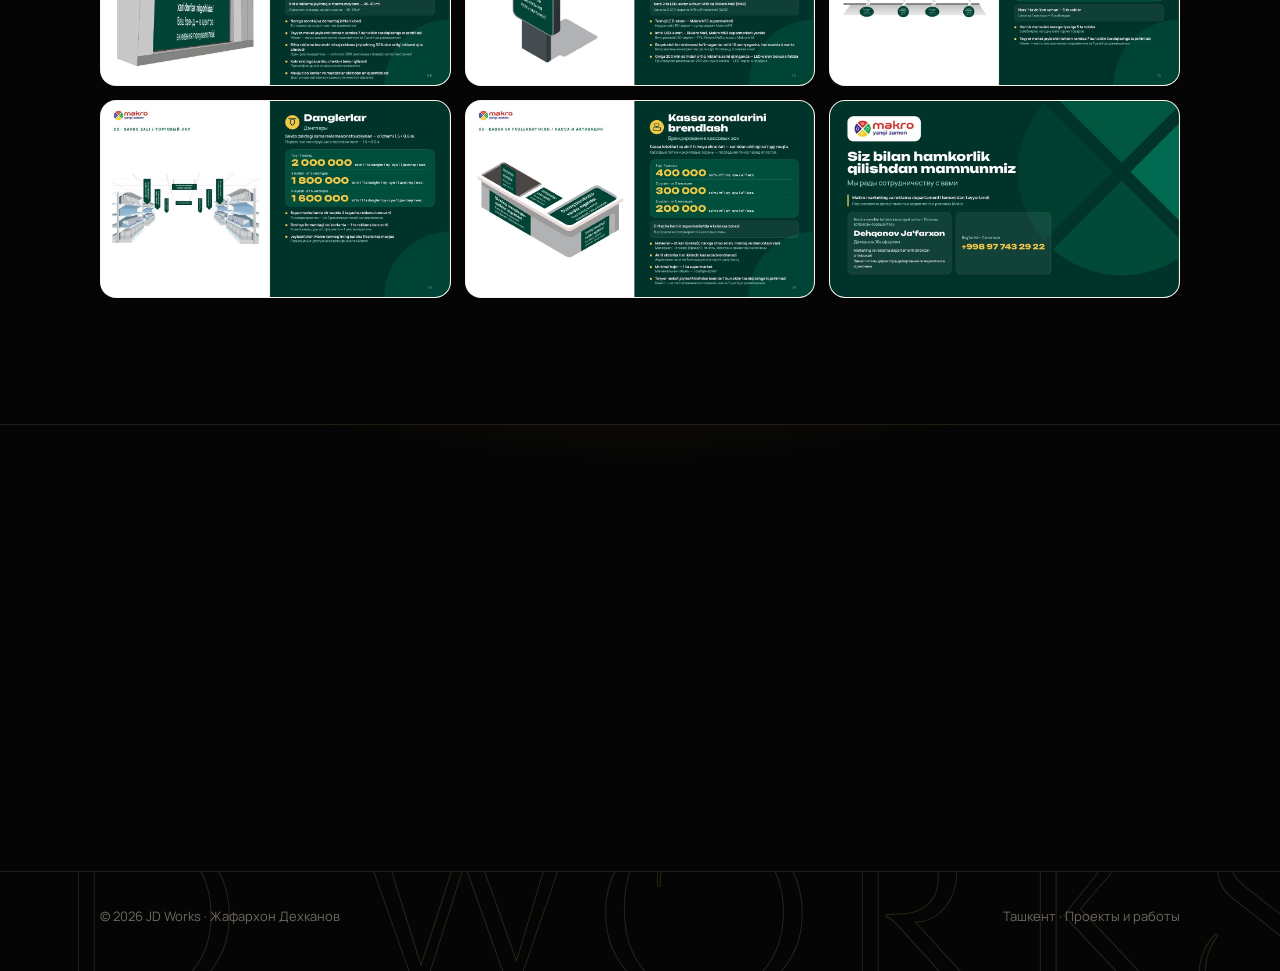
<file: mediakit.html>
<!doctype html>
<html lang="ru">
<head>
<meta charset="utf-8">
<meta name="viewport" content="width=device-width, initial-scale=1, viewport-fit=cover">
<title>Медиакит Makro 2026 · JD Works</title>

<link rel="preload" href="fonts/manrope-cyrillic-400-normal.woff2" as="font" type="font/woff2" crossorigin><link rel="preload" href="fonts/cormorant-unicase-cyrillic-600-normal.woff2" as="font" type="font/woff2" crossorigin>
<link rel="stylesheet" href="style.css?v=1793001300">
<meta name="description" content="JD Works — проекты и работы Жафархона Дехканова: ритейл, коммерция, маркетинг, запуск новых форматов.">
<meta property="og:type" content="website"><meta property="og:title" content="Медиакит Makro 2026 · JD Works"><meta property="og:description" content="Проекты и работы Жафархона Дехканова: ритейл, коммерция, маркетинг, новые форматы.">
<meta property="og:image" content="https://jaf2922j-dotcom.github.io/img/og.jpg"><meta name="twitter:card" content="summary_large_image">
<script>try{if((sessionStorage.getItem('jdIntro')!=='1'||/[?&]intro/.test(location.search))&&!matchMedia('(prefers-reduced-motion: reduce)').matches){document.documentElement.classList.add('pre');setTimeout(function(){document.documentElement.classList.remove('pre')},2500)}}catch(e){}</script>
<link rel="icon" href="favicon.svg" type="image/svg+xml"><link rel="apple-touch-icon" href="img/icon-180.png">
</head>
<body>
<header class="top"><div class="w"><a class="lg" href="index.html" aria-label="JD Works — главная"><svg class="mono" viewBox="300 72 392 280" aria-hidden="true"><defs><linearGradient id="hgm" x1="0" y1="0" x2="0" y2="1"><stop offset="0" stop-color="#FFF3D1"/><stop offset=".22" stop-color="#F0D08A"/><stop offset=".48" stop-color="#B98A3B"/><stop offset=".6" stop-color="#E9C77A"/><stop offset=".78" stop-color="#F8E6B5"/><stop offset="1" stop-color="#8A6426"/></linearGradient></defs><path d="M450.4 82.5V88.9H417.4V273.9Q414.4 283.5 409.6 294.9Q404.8 306.2 397.6 316.6Q390.3 326.9 379.7 333.5Q369.2 340.1 354.3 340.1Q340.5 340.1 330.4 334.5Q320.3 329 315 320.3Q309.6 311.7 309.6 302.3Q309.6 294.5 312.7 289.2Q315.7 283.8 320.7 281Q325.6 278.2 331.4 278.2Q336.3 278.2 341.3 280.5Q346.2 282.8 349.6 287.7Q353 292.5 353 300.1Q353 307.4 349.6 312.1Q346.2 316.8 341.1 318.9Q335.9 321.1 329.9 320.8Q326.9 320.4 324.1 318.1Q322.7 317.1 321.7 315.6Q323.8 319.4 326.9 322.7Q331.4 327.4 337.8 330.2Q344.1 333.1 351.9 333.1Q363.9 333.1 370.2 326.3Q376.4 319.4 378.6 304.8Q380.7 290.2 380.7 267.3V88.9H337.8V82.5Z" pathLength="1"/><path d="M559.4 82.5Q596.8 82.5 623.8 98.6Q650.8 114.7 665.4 142.6Q680 170.6 680 206.2Q680 233 671.3 255.6Q662.7 278.2 646.6 294.9Q630.5 311.5 608.4 320.8Q586.3 330 559.4 330H463.2V323.6H493V88.9H463.2V82.5ZM530 323.6H559.4Q581.1 323.6 595.9 314Q610.7 304.4 619.7 287.9Q628.7 271.4 632.6 250.3Q636.6 229.2 636.6 206.2Q636.6 183.3 632.1 162.2Q627.7 141.1 618.4 124.6Q609.2 108.1 594.6 98.5Q580 88.9 559.4 88.9H530Z" pathLength="1"/></svg><span>WORKS</span></a><nav class="tabs" aria-label="Разделы"><a href="index.html">Главная</a><a href="projects.html" class=on aria-current=page>Проекты</a><a href="reports.html">Отчётность</a><a href="about.html">О себе</a></nav></div></header>
<main>
<div class="w ph"><p class="kick"><a href="projects.html" style="text-decoration:none">← Проекты</a></p><h1>Медиакит Makro 2026</h1><p class="ld">Обновил медиакит сети для рекламодателей и поставщиков: аудитория, форматы рекламы в магазинах и снаружи, цены, скидки за объём и бонусы. Два языка: узбекский и русский.</p>
 <div class="tg" style="margin-top:16px"><span>Маркетинг</span><span>Рекламные продажи</span><span>Ценообразование</span><span>2026</span></div></div>
<div class="w"><div class="kpi rv"><div><b class="gold">55</b><span>магазинов в сети</span></div><div><b class="gold">1,2 млн</b><span>покупателей в месяц</span></div><div><b class="gold">14</b><span>рекламных форматов</span></div><div><b class="gold">−30%</b><span>макс. скидка за объём</span></div></div></div>
<div class="w sec"><div class="cards">
 <div class="card rv"><small>Задача</small><b>Продавать рекламу системно</b><p>Собрать все рекламные возможности сети в один понятный документ с ценами и правилами.</p></div>
 <div class="card rv"><small>Что сделано</small><b>Новый прайс и структура</b><p>Три раздела: наружная реклама, торговый зал, касса и активации. Скидки за объём и срок, бонусы для крупных клиентов.</p></div>
 <div class="card rv"><small>Результат</small><b>Доход от рекламы +10–20%</b><p>Новый прайс на рекламные возможности сети, 10+ новых партнёров и рекламодателей.</p></div>
</div></div>
<div class="w sec"><h2 class="rv">Страницы медиакита</h2><div class="sl"><figure class="rv"><img src="img/mk/p-01.jpg" alt="" loading="lazy"></figure><figure class="rv"><img src="img/mk/p-02.jpg" alt="" loading="lazy"></figure><figure class="rv"><img src="img/mk/p-03.jpg" alt="" loading="lazy"></figure><figure class="rv"><img src="img/mk/p-04.jpg" alt="" loading="lazy"></figure><figure class="rv"><img src="img/mk/p-05.jpg" alt="" loading="lazy"></figure><figure class="rv"><img src="img/mk/p-06.jpg" alt="" loading="lazy"></figure><figure class="rv"><img src="img/mk/p-08.jpg" alt="" loading="lazy"></figure><figure class="rv"><img src="img/mk/p-10.jpg" alt="" loading="lazy"></figure><figure class="rv"><img src="img/mk/p-13.jpg" alt="" loading="lazy"></figure><figure class="rv"><img src="img/mk/p-15.jpg" alt="" loading="lazy"></figure><figure class="rv"><img src="img/mk/p-19.jpg" alt="" loading="lazy"></figure><figure class="rv"><img src="img/mk/p-24.jpg" alt="" loading="lazy"></figure></div></div>
</main>
<section class="cta-b"><div class="w"><div class="rv"><p class="kick">Открыт к предложениям</p><h2 class="gold">Давайте работать вместе</h2><p class="ld">Директорские позиции в ритейле: коммерция, маркетинг, запуск новых форматов. Отвечаю в тот же день.</p></div>
<div class="cta-l rv"><a class="bt p" href="https://t.me/Jafar_Dexkanov" target="_blank" rel="noopener">Написать в Telegram</a><a class="bt" href="tel:+998776509999">+998 77 650 99 99</a><a class="bt" href="mailto:jaf2922j@gmail.com">jaf2922j@gmail.com</a></div></div></section>
<footer><div class="wm" aria-hidden="true">JD WORKS</div><div class="w"><span>© 2026 JD Works · Жафархон Дехканов</span><span>Ташкент · Проекты и работы</span></div></footer>
<script src="fx.js?v=1792682958"></script>
<script src="/stats.js" defer></script></body>
</html>
</file>
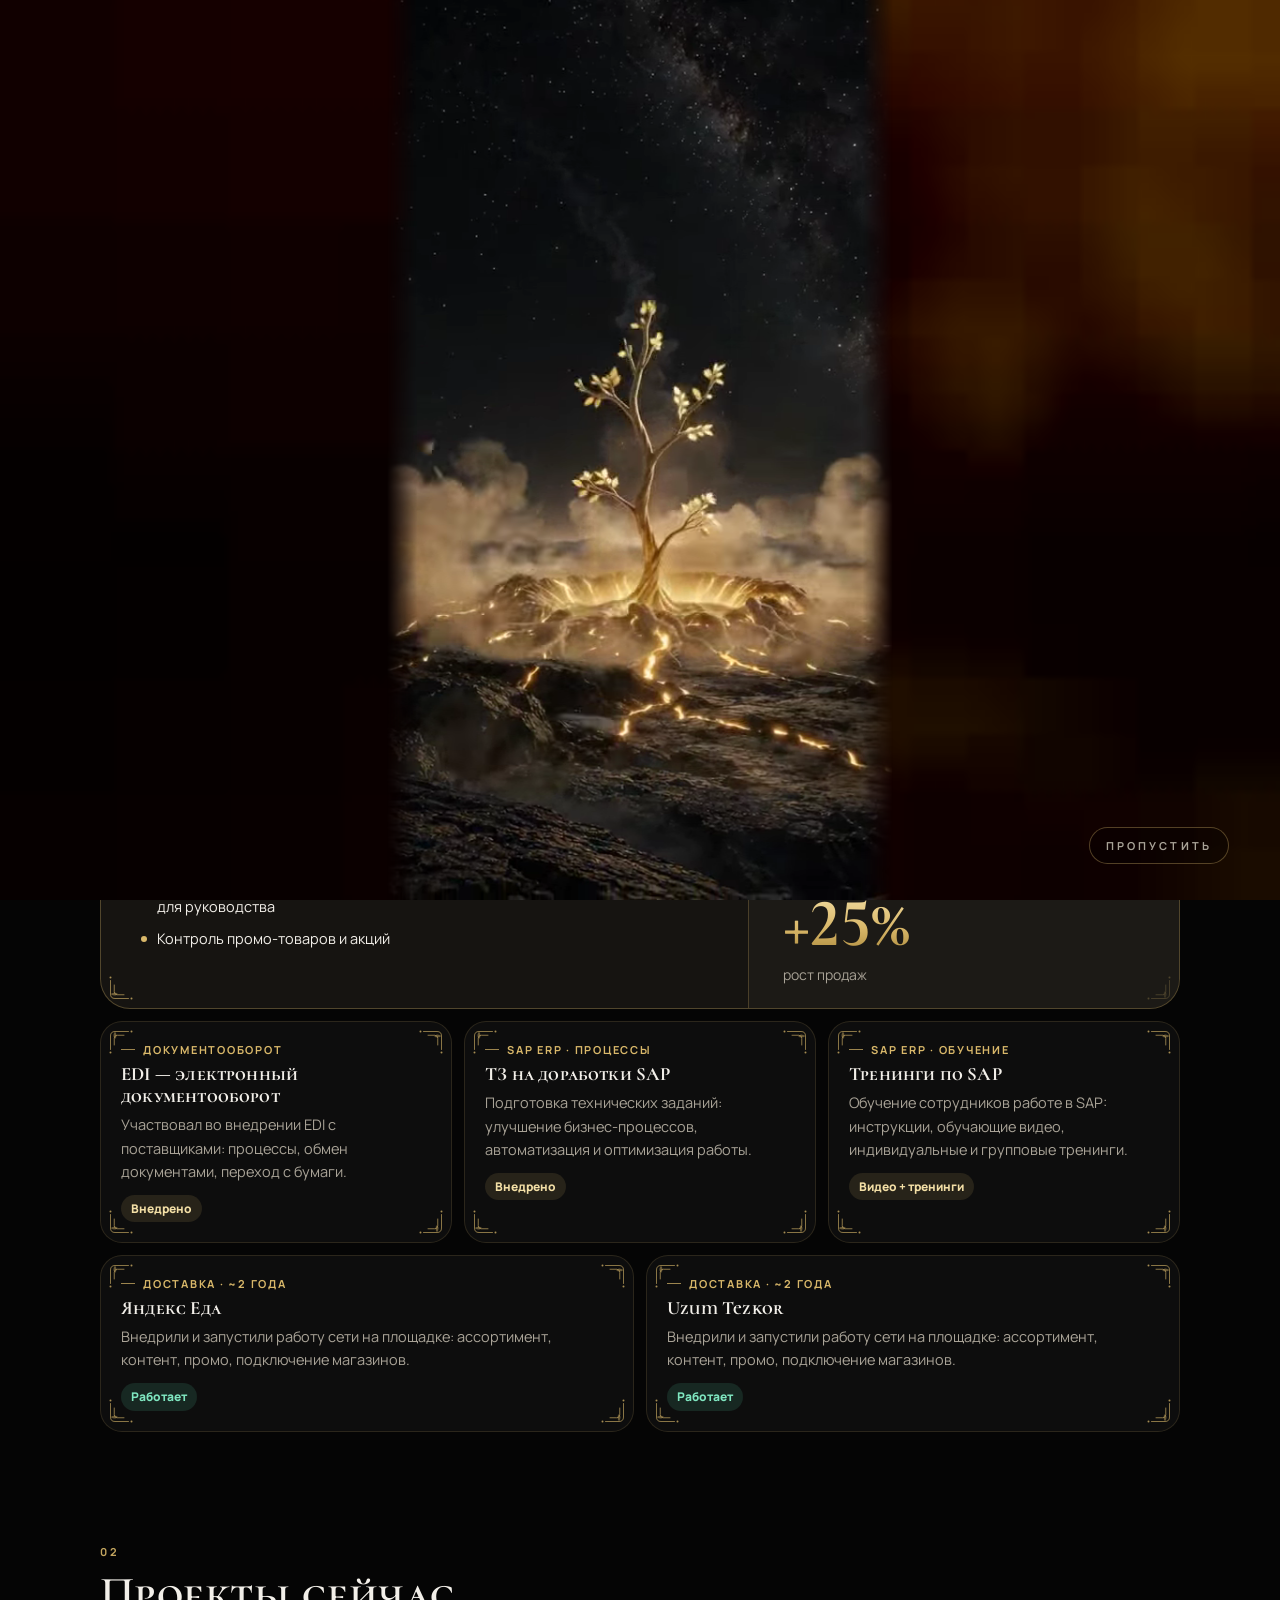
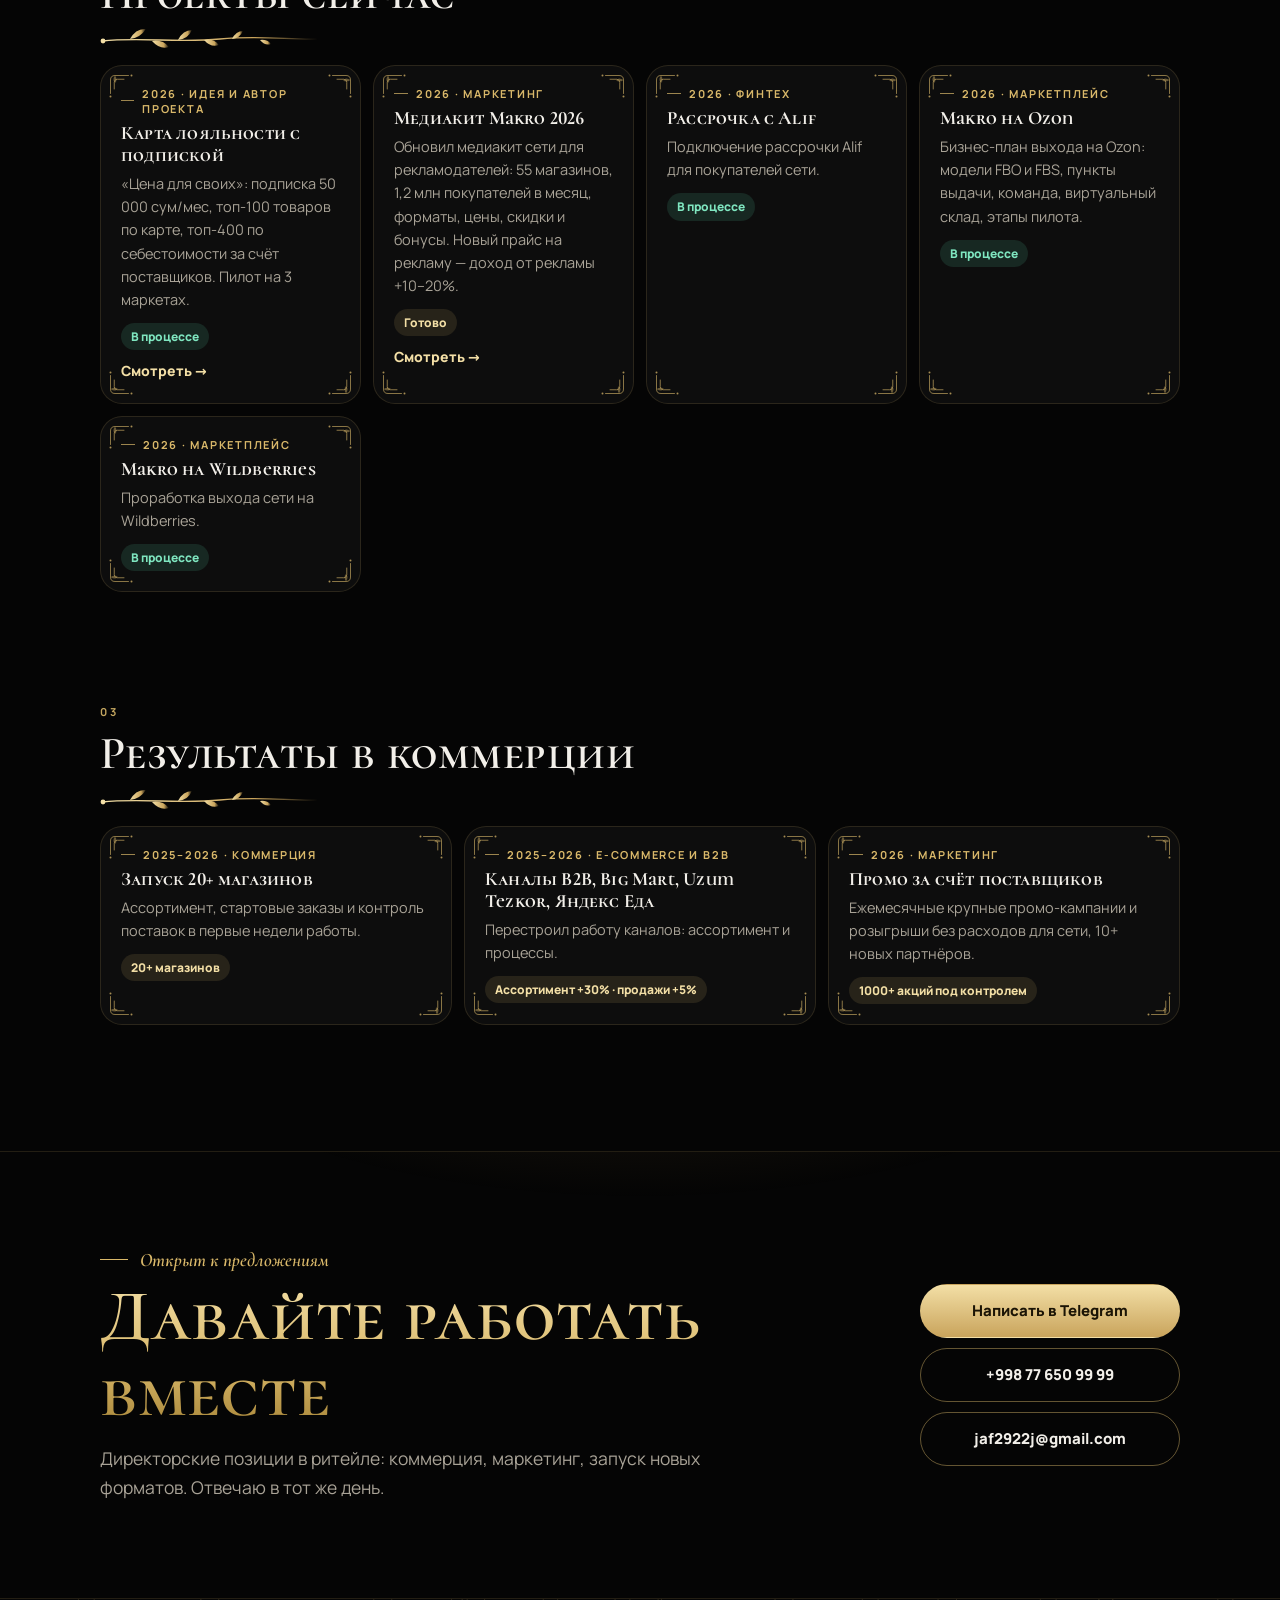
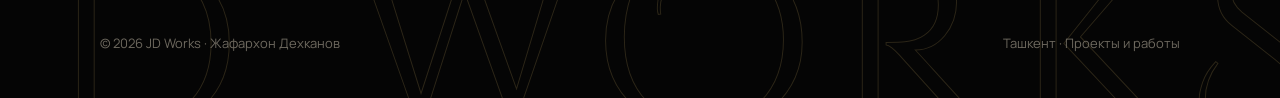
<file: projects.html>
<!doctype html>
<html lang="ru">
<head>
<meta charset="utf-8">
<meta name="viewport" content="width=device-width, initial-scale=1, viewport-fit=cover">
<title>Проекты · JD Works</title>

<link rel="preload" href="fonts/manrope-cyrillic-400-normal.woff2" as="font" type="font/woff2" crossorigin><link rel="preload" href="fonts/cormorant-unicase-cyrillic-600-normal.woff2" as="font" type="font/woff2" crossorigin>
<link rel="stylesheet" href="style.css?v=1793001300">
<meta name="description" content="JD Works — проекты и работы Жафархона Дехканова: ритейл, коммерция, маркетинг, запуск новых форматов.">
<meta property="og:type" content="website"><meta property="og:title" content="Проекты · JD Works"><meta property="og:description" content="Проекты и работы Жафархона Дехканова: ритейл, коммерция, маркетинг, новые форматы.">
<meta property="og:image" content="https://jaf2922j-dotcom.github.io/img/og.jpg"><meta name="twitter:card" content="summary_large_image">
<script>try{if((sessionStorage.getItem('jdIntro')!=='1'||/[?&]intro/.test(location.search))&&!matchMedia('(prefers-reduced-motion: reduce)').matches){document.documentElement.classList.add('pre');setTimeout(function(){document.documentElement.classList.remove('pre')},2500)}}catch(e){}</script>
<link rel="icon" href="favicon.svg" type="image/svg+xml"><link rel="apple-touch-icon" href="img/icon-180.png">
</head>
<body>
<header class="top"><div class="w"><a class="lg" href="index.html" aria-label="JD Works — главная"><svg class="mono" viewBox="300 72 392 280" aria-hidden="true"><defs><linearGradient id="hgm" x1="0" y1="0" x2="0" y2="1"><stop offset="0" stop-color="#FFF3D1"/><stop offset=".22" stop-color="#F0D08A"/><stop offset=".48" stop-color="#B98A3B"/><stop offset=".6" stop-color="#E9C77A"/><stop offset=".78" stop-color="#F8E6B5"/><stop offset="1" stop-color="#8A6426"/></linearGradient></defs><path d="M450.4 82.5V88.9H417.4V273.9Q414.4 283.5 409.6 294.9Q404.8 306.2 397.6 316.6Q390.3 326.9 379.7 333.5Q369.2 340.1 354.3 340.1Q340.5 340.1 330.4 334.5Q320.3 329 315 320.3Q309.6 311.7 309.6 302.3Q309.6 294.5 312.7 289.2Q315.7 283.8 320.7 281Q325.6 278.2 331.4 278.2Q336.3 278.2 341.3 280.5Q346.2 282.8 349.6 287.7Q353 292.5 353 300.1Q353 307.4 349.6 312.1Q346.2 316.8 341.1 318.9Q335.9 321.1 329.9 320.8Q326.9 320.4 324.1 318.1Q322.7 317.1 321.7 315.6Q323.8 319.4 326.9 322.7Q331.4 327.4 337.8 330.2Q344.1 333.1 351.9 333.1Q363.9 333.1 370.2 326.3Q376.4 319.4 378.6 304.8Q380.7 290.2 380.7 267.3V88.9H337.8V82.5Z" pathLength="1"/><path d="M559.4 82.5Q596.8 82.5 623.8 98.6Q650.8 114.7 665.4 142.6Q680 170.6 680 206.2Q680 233 671.3 255.6Q662.7 278.2 646.6 294.9Q630.5 311.5 608.4 320.8Q586.3 330 559.4 330H463.2V323.6H493V88.9H463.2V82.5ZM530 323.6H559.4Q581.1 323.6 595.9 314Q610.7 304.4 619.7 287.9Q628.7 271.4 632.6 250.3Q636.6 229.2 636.6 206.2Q636.6 183.3 632.1 162.2Q627.7 141.1 618.4 124.6Q609.2 108.1 594.6 98.5Q580 88.9 559.4 88.9H530Z" pathLength="1"/></svg><span>WORKS</span></a><nav class="tabs" aria-label="Разделы"><a href="index.html">Главная</a><a href="projects.html" class=on aria-current=page>Проекты</a><a href="reports.html">Отчётность</a><a href="about.html">О себе</a></nav></div></header>
<main>
<div class="w ph"><p class="kick">Проектная работа</p><h1>Проекты</h1><p class="ld">Проекты, которые я вёл в Makro: задача, что сделал, результат.</p></div>
<div class="w sec" style="padding-top:0"><h2 class="rv">Реализованные проекты</h2>
 <div class="fx rv">
  <div class="bd">
   <div class="tg"><span>Makro</span><span>Снабжение</span><span>SAP ERP</span><span>С нуля</span></div>
   <h3>Автозаказ с нуля и новый отдел</h3>
   <p>Раньше заказы вели снабженцы в каждом маркете — около 60 человек, и далеко не все товары попадали в заказ. Мы построили централизованный автозаказ и создали отдел, где ту же работу делают 6 человек.</p>
   <ul class="dot">
    <li>Централизованный автозаказ вместо ручных заказов в маркетах: в заказ попадает весь ассортимент</li>
    <li>Почистили систему: заблокировали неактуальные товары, которые раньше оставались открытыми</li>
    <li>Работа с поставщиками по недопоставкам и еженедельный отчёт Service Level для руководства</li>
    <li>Контроль промо-товаров и акций</li>
   </ul>
  </div>
  <div class="fk">
   <div><small>Было 60 → стало 6</small><div class="dots" data-n="60" data-k="6" aria-hidden="true"></div><b class="gold">6</b><span>человек в отделе вместо 60 снабженцев в маркетах</span></div>
   <div><b class="gold">+20%</b><span>Service Level поставщиков</span></div>
   <div><b class="gold">+25%</b><span>рост продаж</span></div>
  </div>
 </div>
 <div class="cards c5" style="margin-top:12px">
  <div class="card rv"><small>Документооборот</small><b>EDI — электронный документооборот</b><p>Участвовал во внедрении EDI с поставщиками: процессы, обмен документами, переход с бумаги.</p><span class="st">Внедрено</span></div>
  <div class="card rv"><small>SAP ERP · Процессы</small><b>ТЗ на доработки SAP</b><p>Подготовка технических заданий: улучшение бизнес-процессов, автоматизация и оптимизация работы.</p><span class="st">Внедрено</span></div>
  <div class="card rv"><small>SAP ERP · Обучение</small><b>Тренинги по SAP</b><p>Обучение сотрудников работе в SAP: инструкции, обучающие видео, индивидуальные и групповые тренинги.</p><span class="st">Видео + тренинги</span></div>
  <div class="card rv"><small>Доставка · ~2 года</small><b>Яндекс Еда</b><p>Внедрили и запустили работу сети на площадке: ассортимент, контент, промо, подключение магазинов.</p><span class="st on">Работает</span></div>
  <div class="card rv"><small>Доставка · ~2 года</small><b>Uzum Tezkor</b><p>Внедрили и запустили работу сети на площадке: ассортимент, контент, промо, подключение магазинов.</p><span class="st on">Работает</span></div>
 </div>
</div>
<div class="w sec"><h2 class="rv">Проекты сейчас</h2><div class="cards">
 <a class="card rv lk" href="loyalty.html"><small>2026 · Идея и автор проекта</small><b>Карта лояльности с подпиской</b><p>«Цена для своих»: подписка 50 000 сум/мес, топ-100 товаров по карте, топ-400 по себестоимости за счёт поставщиков. Пилот на 3 маркетах.</p><span class="st on">В процессе</span><span class="mr">Смотреть →</span></a>
 <a class="card rv lk" href="mediakit.html"><small>2026 · Маркетинг</small><b>Медиакит Makro 2026</b><p>Обновил медиакит сети для рекламодателей: 55 магазинов, 1,2 млн покупателей в месяц, форматы, цены, скидки и бонусы. Новый прайс на рекламу — доход от рекламы +10–20%.</p><span class="st">Готово</span><span class="mr">Смотреть →</span></a>
 <div class="card rv"><small>2026 · Финтех</small><b>Рассрочка с Alif</b><p>Подключение рассрочки Alif для покупателей сети.</p><span class="st on">В процессе</span></div>
 <div class="card rv"><small>2026 · Маркетплейс</small><b>Makro на Ozon</b><p>Бизнес-план выхода на Ozon: модели FBO и FBS, пункты выдачи, команда, виртуальный склад, этапы пилота.</p><span class="st on">В процессе</span></div>
 <div class="card rv"><small>2026 · Маркетплейс</small><b>Makro на Wildberries</b><p>Проработка выхода сети на Wildberries.</p><span class="st on">В процессе</span></div>
</div></div>
<div class="w sec"><h2 class="rv">Результаты в коммерции</h2><div class="cards">
 <div class="card rv"><small>2025–2026 · Коммерция</small><b>Запуск 20+ магазинов</b><p>Ассортимент, стартовые заказы и контроль поставок в первые недели работы.</p><span class="st">20+ магазинов</span></div>
 <div class="card rv"><small>2025–2026 · E-commerce и B2B</small><b>Каналы B2B, Big Mart, Uzum Tezkor, Яндекс Еда</b><p>Перестроил работу каналов: ассортимент и процессы.</p><span class="st">Ассортимент +30% · продажи +5%</span></div>
 <div class="card rv"><small>2026 · Маркетинг</small><b>Промо за счёт поставщиков</b><p>Ежемесячные крупные промо-кампании и розыгрыши без расходов для сети, 10+ новых партнёров.</p><span class="st">1000+ акций под контролем</span></div>
</div></div>
</main>
<section class="cta-b"><div class="w"><div class="rv"><p class="kick">Открыт к предложениям</p><h2 class="gold">Давайте работать вместе</h2><p class="ld">Директорские позиции в ритейле: коммерция, маркетинг, запуск новых форматов. Отвечаю в тот же день.</p></div>
<div class="cta-l rv"><a class="bt p" href="https://t.me/Jafar_Dexkanov" target="_blank" rel="noopener">Написать в Telegram</a><a class="bt" href="tel:+998776509999">+998 77 650 99 99</a><a class="bt" href="mailto:jaf2922j@gmail.com">jaf2922j@gmail.com</a></div></div></section>
<footer><div class="wm" aria-hidden="true">JD WORKS</div><div class="w"><span>© 2026 JD Works · Жафархон Дехканов</span><span>Ташкент · Проекты и работы</span></div></footer>
<script src="fx.js?v=1792682958"></script>
<script src="/stats.js" defer></script></body>
</html>
</file>
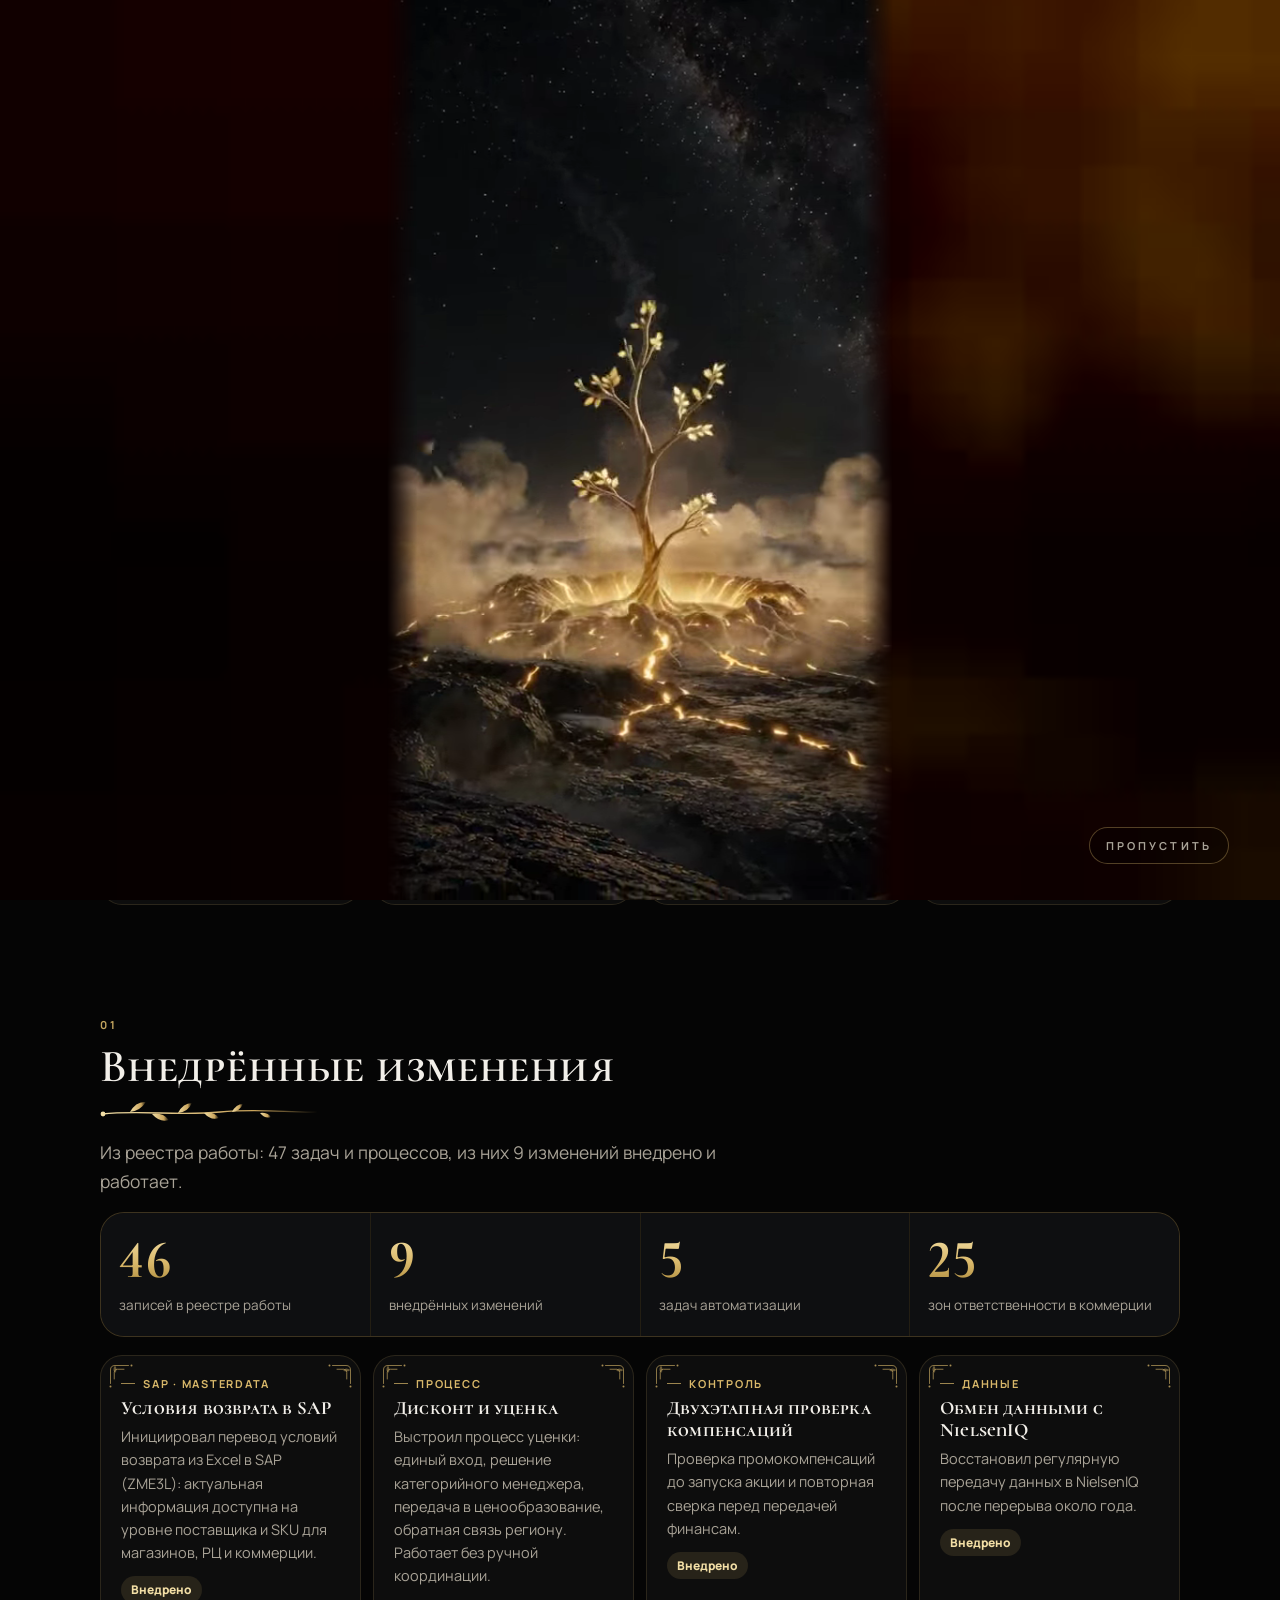
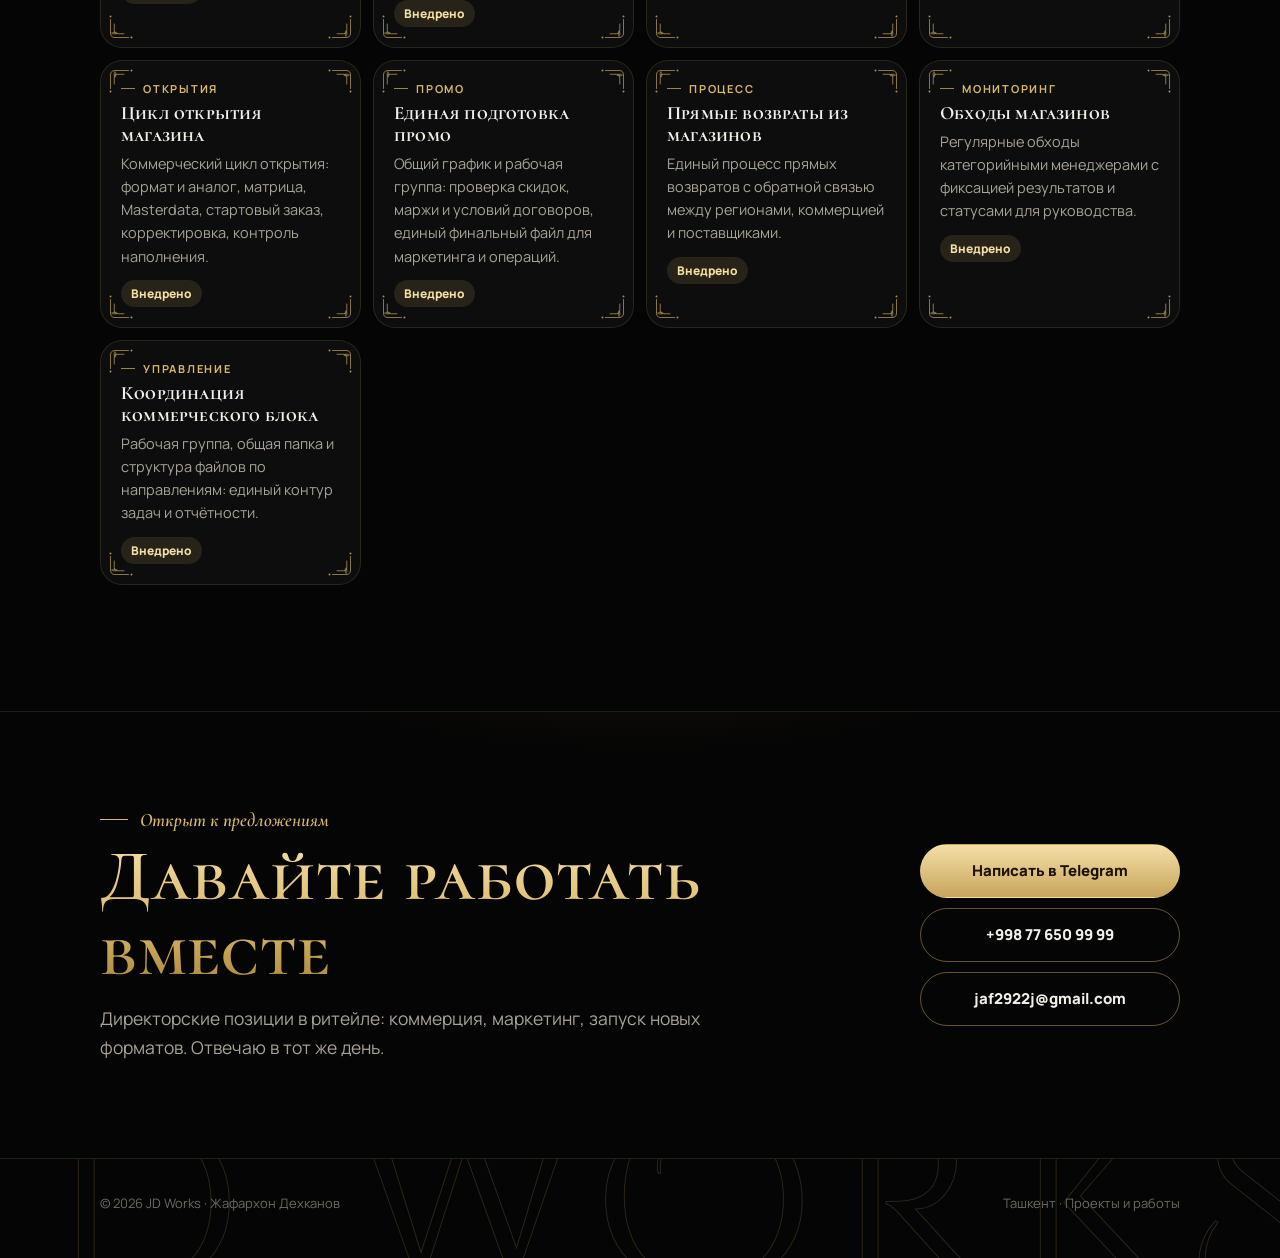
<file: reports.html>
<!doctype html>
<html lang="ru">
<head>
<meta charset="utf-8">
<meta name="viewport" content="width=device-width, initial-scale=1, viewport-fit=cover">
<title>Отчётность · JD Works</title>

<link rel="preload" href="fonts/manrope-cyrillic-400-normal.woff2" as="font" type="font/woff2" crossorigin><link rel="preload" href="fonts/cormorant-unicase-cyrillic-600-normal.woff2" as="font" type="font/woff2" crossorigin>
<link rel="stylesheet" href="style.css?v=1793001300">
<meta name="description" content="JD Works — проекты и работы Жафархона Дехканова: ритейл, коммерция, маркетинг, запуск новых форматов.">
<meta property="og:type" content="website"><meta property="og:title" content="Отчётность · JD Works"><meta property="og:description" content="Проекты и работы Жафархона Дехканова: ритейл, коммерция, маркетинг, новые форматы.">
<meta property="og:image" content="https://jaf2922j-dotcom.github.io/img/og.jpg"><meta name="twitter:card" content="summary_large_image">
<script>try{if((sessionStorage.getItem('jdIntro')!=='1'||/[?&]intro/.test(location.search))&&!matchMedia('(prefers-reduced-motion: reduce)').matches){document.documentElement.classList.add('pre');setTimeout(function(){document.documentElement.classList.remove('pre')},2500)}}catch(e){}</script>
<link rel="icon" href="favicon.svg" type="image/svg+xml"><link rel="apple-touch-icon" href="img/icon-180.png">
</head>
<body>
<header class="top"><div class="w"><a class="lg" href="index.html" aria-label="JD Works — главная"><svg class="mono" viewBox="300 72 392 280" aria-hidden="true"><defs><linearGradient id="hgm" x1="0" y1="0" x2="0" y2="1"><stop offset="0" stop-color="#FFF3D1"/><stop offset=".22" stop-color="#F0D08A"/><stop offset=".48" stop-color="#B98A3B"/><stop offset=".6" stop-color="#E9C77A"/><stop offset=".78" stop-color="#F8E6B5"/><stop offset="1" stop-color="#8A6426"/></linearGradient></defs><path d="M450.4 82.5V88.9H417.4V273.9Q414.4 283.5 409.6 294.9Q404.8 306.2 397.6 316.6Q390.3 326.9 379.7 333.5Q369.2 340.1 354.3 340.1Q340.5 340.1 330.4 334.5Q320.3 329 315 320.3Q309.6 311.7 309.6 302.3Q309.6 294.5 312.7 289.2Q315.7 283.8 320.7 281Q325.6 278.2 331.4 278.2Q336.3 278.2 341.3 280.5Q346.2 282.8 349.6 287.7Q353 292.5 353 300.1Q353 307.4 349.6 312.1Q346.2 316.8 341.1 318.9Q335.9 321.1 329.9 320.8Q326.9 320.4 324.1 318.1Q322.7 317.1 321.7 315.6Q323.8 319.4 326.9 322.7Q331.4 327.4 337.8 330.2Q344.1 333.1 351.9 333.1Q363.9 333.1 370.2 326.3Q376.4 319.4 378.6 304.8Q380.7 290.2 380.7 267.3V88.9H337.8V82.5Z" pathLength="1"/><path d="M559.4 82.5Q596.8 82.5 623.8 98.6Q650.8 114.7 665.4 142.6Q680 170.6 680 206.2Q680 233 671.3 255.6Q662.7 278.2 646.6 294.9Q630.5 311.5 608.4 320.8Q586.3 330 559.4 330H463.2V323.6H493V88.9H463.2V82.5ZM530 323.6H559.4Q581.1 323.6 595.9 314Q610.7 304.4 619.7 287.9Q628.7 271.4 632.6 250.3Q636.6 229.2 636.6 206.2Q636.6 183.3 632.1 162.2Q627.7 141.1 618.4 124.6Q609.2 108.1 594.6 98.5Q580 88.9 559.4 88.9H530Z" pathLength="1"/></svg><span>WORKS</span></a><nav class="tabs" aria-label="Разделы"><a href="index.html">Главная</a><a href="projects.html">Проекты</a><a href="reports.html" class=on aria-current=page>Отчётность</a><a href="about.html">О себе</a></nav></div></header>
<main>
<div class="w ph"><p class="kick">Отчётность</p><h1>Выполненная работа</h1><p class="ld">Отчётность и аналитика, которую я веду, внедрил и автоматизировал. Примеры файлов добавляются; внутренние данные компании показываю только по запросу.</p></div>
<div class="w sec" style="padding-top:0"><div class="cards">
 <div class="card rv"><small>Ежемесячно · Маркетинг</small><b>Отчёт по маркетингу для руководства</b><p>Внедрил регулярную отчётность: рекламные продажи, промо, партнёры, кампании.</p><span class="st">Внедрил</span></div>
 <div class="card rv"><small>Регулярно · Магазины</small><b>Аудит 30–60 магазинов</b><p>Протоколы проверки оформления, рекламных носителей, навигации и POSM, контроль исправлений.</p><span class="st">Внедрил</span></div>
 <div class="card rv"><small>Коммерция</small><b>Управленческая отчётность</b><p>Автоматизированная отчётность коммерческого департамента и презентации для руководства.</p><span class="st">Автоматизировал</span></div>
 <div class="card rv"><small>Коммерция</small><b>Единые шаблоны для категорийных менеджеров</b><p>Унифицированные отчёты: выше качество и скорость работы.</p><span class="st">Разработал</span></div>
 <div class="card rv"><small>Еженедельно · Поставщики</small><b>Отчёт Service Level для руководства</b><p>После запуска автозаказа — еженедельный отчёт по недопоставкам поставщиков вместе с логистикой.</p><span class="st">+20%</span></div>
 <div class="card rv"><small>2025 · Регламенты</small><b>Порядок в департаменте</b><p>Telegram-бот, задачи в Bitrix24, регламенты по открытию магазинов и новинкам.</p><span class="st">Bitrix24 · регламенты</span></div>
 <div class="card rv"><small>2024 · Данные</small><b>Верификация SKU и Master Data</b><p>Контроль качества данных в SAP ERP, снижение нагрузки на категорийных менеджеров.</p><span class="st">15 000+ SKU</span></div>
 <div class="card rv"><small>Ассортимент</small><b>Анализ неактуального ассортимента</b><p>Выявление позиций для архивирования и оптимизации матрицы.</p><span class="st">По запросу</span></div>
</div></div><div class="w sec"><h2 class="rv">Внедрённые изменения</h2><p class="ld rv" style="margin-bottom:16px">Из реестра работы: 47 задач и процессов, из них 9 изменений внедрено и работает.</p><div class="kpi rv" style="margin-bottom:18px"><div><b class="gold">47</b><span>записей в реестре работы</span></div><div><b class="gold">9</b><span>внедрённых изменений</span></div><div><b class="gold">5</b><span>задач автоматизации</span></div><div><b class="gold">26</b><span>зон ответственности в коммерции</span></div></div><div class="cards"><div class="card rv"><small>SAP · Masterdata</small><b>Условия возврата в SAP</b><p>Инициировал перевод условий возврата из Excel в SAP (ZME3L): актуальная информация доступна на уровне поставщика и SKU для магазинов, РЦ и коммерции.</p><span class="st">Внедрено</span></div><div class="card rv"><small>Процесс</small><b>Дисконт и уценка</b><p>Выстроил процесс уценки: единый вход, решение категорийного менеджера, передача в ценообразование, обратная связь региону. Работает без ручной координации.</p><span class="st">Внедрено</span></div><div class="card rv"><small>Контроль</small><b>Двухэтапная проверка компенсаций</b><p>Проверка промокомпенсаций до запуска акции и повторная сверка перед передачей финансам.</p><span class="st">Внедрено</span></div><div class="card rv"><small>Данные</small><b>Обмен данными с NielsenIQ</b><p>Восстановил регулярную передачу данных в NielsenIQ после перерыва около года.</p><span class="st">Внедрено</span></div><div class="card rv"><small>Открытия</small><b>Цикл открытия магазина</b><p>Коммерческий цикл открытия: формат и аналог, матрица, Masterdata, стартовый заказ, корректировка, контроль наполнения.</p><span class="st">Внедрено</span></div><div class="card rv"><small>Промо</small><b>Единая подготовка промо</b><p>Общий график и рабочая группа: проверка скидок, маржи и условий договоров, единый финальный файл для маркетинга и операций.</p><span class="st">Внедрено</span></div><div class="card rv"><small>Процесс</small><b>Прямые возвраты из магазинов</b><p>Единый процесс прямых возвратов с обратной связью между регионами, коммерцией и поставщиками.</p><span class="st">Внедрено</span></div><div class="card rv"><small>Мониторинг</small><b>Обходы магазинов</b><p>Регулярные обходы категорийными менеджерами с фиксацией результатов и статусами для руководства.</p><span class="st">Внедрено</span></div><div class="card rv"><small>Управление</small><b>Координация коммерческого блока</b><p>Рабочая группа, общая папка и структура файлов по направлениям: единый контур задач и отчётности.</p><span class="st">Внедрено</span></div></div></div>

</main>
<section class="cta-b"><div class="w"><div class="rv"><p class="kick">Открыт к предложениям</p><h2 class="gold">Давайте работать вместе</h2><p class="ld">Директорские позиции в ритейле: коммерция, маркетинг, запуск новых форматов. Отвечаю в тот же день.</p></div>
<div class="cta-l rv"><a class="bt p" href="https://t.me/Jafar_Dexkanov" target="_blank" rel="noopener">Написать в Telegram</a><a class="bt" href="tel:+998776509999">+998 77 650 99 99</a><a class="bt" href="mailto:jaf2922j@gmail.com">jaf2922j@gmail.com</a></div></div></section>
<footer><div class="wm" aria-hidden="true">JD WORKS</div><div class="w"><span>© 2026 JD Works · Жафархон Дехканов</span><span>Ташкент · Проекты и работы</span></div></footer>
<script src="fx.js?v=1792682958"></script>
<script src="/stats.js" defer></script></body>
</html>
</file>
<file: style.css>
@font-face{font-family:"Manrope";font-style:normal;font-weight:400;font-display:swap;src:url(fonts/manrope-latin-400-normal.woff2) format("woff2");unicode-range:U+0000-00FF,U+0131,U+0152-0153,U+02BB-02BC,U+02C6,U+02DA,U+02DC,U+2000-206F,U+20AC,U+2122,U+2191,U+2193,U+2212,U+2215}
@font-face{font-family:"Manrope";font-style:normal;font-weight:400;font-display:swap;src:url(fonts/manrope-cyrillic-400-normal.woff2) format("woff2");unicode-range:U+0301,U+0400-045F,U+0490-0491,U+04B0-04B1,U+2116}
@font-face{font-family:"Manrope";font-style:normal;font-weight:600;font-display:swap;src:url(fonts/manrope-latin-600-normal.woff2) format("woff2");unicode-range:U+0000-00FF,U+0131,U+0152-0153,U+02BB-02BC,U+02C6,U+02DA,U+02DC,U+2000-206F,U+20AC,U+2122,U+2191,U+2193,U+2212,U+2215}
@font-face{font-family:"Manrope";font-style:normal;font-weight:600;font-display:swap;src:url(fonts/manrope-cyrillic-600-normal.woff2) format("woff2");unicode-range:U+0301,U+0400-045F,U+0490-0491,U+04B0-04B1,U+2116}
@font-face{font-family:"Manrope";font-style:normal;font-weight:700;font-display:swap;src:url(fonts/manrope-latin-700-normal.woff2) format("woff2");unicode-range:U+0000-00FF,U+0131,U+0152-0153,U+02BB-02BC,U+02C6,U+02DA,U+02DC,U+2000-206F,U+20AC,U+2122,U+2191,U+2193,U+2212,U+2215}
@font-face{font-family:"Manrope";font-style:normal;font-weight:700;font-display:swap;src:url(fonts/manrope-cyrillic-700-normal.woff2) format("woff2");unicode-range:U+0301,U+0400-045F,U+0490-0491,U+04B0-04B1,U+2116}
@font-face{font-family:"Manrope";font-style:normal;font-weight:800;font-display:swap;src:url(fonts/manrope-latin-800-normal.woff2) format("woff2");unicode-range:U+0000-00FF,U+0131,U+0152-0153,U+02BB-02BC,U+02C6,U+02DA,U+02DC,U+2000-206F,U+20AC,U+2122,U+2191,U+2193,U+2212,U+2215}
@font-face{font-family:"Manrope";font-style:normal;font-weight:800;font-display:swap;src:url(fonts/manrope-cyrillic-800-normal.woff2) format("woff2");unicode-range:U+0301,U+0400-045F,U+0490-0491,U+04B0-04B1,U+2116}
@font-face{font-family:"Cormorant Garamond";font-style:normal;font-weight:600;font-display:swap;src:url(fonts/cormorant-garamond-latin-600-normal.woff2) format("woff2");unicode-range:U+0000-00FF,U+0131,U+0152-0153,U+02BB-02BC,U+02C6,U+02DA,U+02DC,U+2000-206F,U+20AC,U+2122,U+2191,U+2193,U+2212,U+2215}
@font-face{font-family:"Cormorant Garamond";font-style:normal;font-weight:600;font-display:swap;src:url(fonts/cormorant-garamond-cyrillic-600-normal.woff2) format("woff2");unicode-range:U+0301,U+0400-045F,U+0490-0491,U+04B0-04B1,U+2116}
@font-face{font-family:"Cormorant Garamond";font-style:italic;font-weight:600;font-display:swap;src:url(fonts/cormorant-garamond-latin-600-italic.woff2) format("woff2");unicode-range:U+0000-00FF,U+0131,U+0152-0153,U+02BB-02BC,U+02C6,U+02DA,U+02DC,U+2000-206F,U+20AC,U+2122,U+2191,U+2193,U+2212,U+2215}
@font-face{font-family:"Cormorant Garamond";font-style:italic;font-weight:600;font-display:swap;src:url(fonts/cormorant-garamond-cyrillic-600-italic.woff2) format("woff2");unicode-range:U+0301,U+0400-045F,U+0490-0491,U+04B0-04B1,U+2116}
@font-face{font-family:"Cormorant Garamond";font-style:normal;font-weight:700;font-display:swap;src:url(fonts/cormorant-garamond-latin-700-normal.woff2) format("woff2");unicode-range:U+0000-00FF,U+0131,U+0152-0153,U+02BB-02BC,U+02C6,U+02DA,U+02DC,U+2000-206F,U+20AC,U+2122,U+2191,U+2193,U+2212,U+2215}
@font-face{font-family:"Cormorant Garamond";font-style:normal;font-weight:700;font-display:swap;src:url(fonts/cormorant-garamond-cyrillic-700-normal.woff2) format("woff2");unicode-range:U+0301,U+0400-045F,U+0490-0491,U+04B0-04B1,U+2116}
@font-face{font-family:"Cormorant Garamond";font-style:italic;font-weight:700;font-display:swap;src:url(fonts/cormorant-garamond-latin-700-italic.woff2) format("woff2");unicode-range:U+0000-00FF,U+0131,U+0152-0153,U+02BB-02BC,U+02C6,U+02DA,U+02DC,U+2000-206F,U+20AC,U+2122,U+2191,U+2193,U+2212,U+2215}
@font-face{font-family:"Cormorant Garamond";font-style:italic;font-weight:700;font-display:swap;src:url(fonts/cormorant-garamond-cyrillic-700-italic.woff2) format("woff2");unicode-range:U+0301,U+0400-045F,U+0490-0491,U+04B0-04B1,U+2116}
@font-face{font-family:"Bodoni Moda";font-style:normal;font-weight:500;font-display:swap;src:url(fonts/bodoni-moda-latin-500-normal.woff2) format("woff2");unicode-range:U+0000-00FF,U+0131,U+0152-0153,U+02BB-02BC,U+02C6,U+02DA,U+02DC,U+2000-206F,U+20AC,U+2122,U+2191,U+2193,U+2212,U+2215}
@font-face{font-family:"Cinzel Decorative";font-weight:400;font-display:swap;src:url(fonts/cinzel-decorative-latin-400-normal.woff2) format("woff2")}
@font-face{font-family:"Cinzel Decorative";font-weight:700;font-display:swap;src:url(fonts/cinzel-decorative-latin-700-normal.woff2) format("woff2")}
@font-face{font-family:"Cormorant Unicase";font-weight:600;font-display:swap;src:url(fonts/cormorant-unicase-latin-600-normal.woff2) format("woff2");unicode-range:U+0000-00FF,U+2000-206F}
@font-face{font-family:"Cormorant Unicase";font-weight:600;font-display:swap;src:url(fonts/cormorant-unicase-cyrillic-600-normal.woff2) format("woff2");unicode-range:U+0400-04FF}
@font-face{font-family:"Cormorant Unicase";font-weight:700;font-display:swap;src:url(fonts/cormorant-unicase-latin-700-normal.woff2) format("woff2");unicode-range:U+0000-00FF,U+2000-206F}
@font-face{font-family:"Cormorant Unicase";font-weight:700;font-display:swap;src:url(fonts/cormorant-unicase-cyrillic-700-normal.woff2) format("woff2");unicode-range:U+0400-04FF}
/* JD Works: graphite + brass, shared by every page */
:root{--bg:#0E0F11;--bg2:#16171A;--tx:#F2EFE9;--mu:#A9A397;--mu2:#6E695F;--ln:rgba(217,184,106,.14);--cd:rgba(255,255,255,.035);
 --gold:#D9B86A;--gold2:#F3DFA6;--gold3:#A88638;--fs:"Cormorant Garamond",Georgia,serif;--fb:Manrope,Inter,system-ui,sans-serif;color-scheme:dark}
*{box-sizing:border-box;margin:0}
body{background:var(--bg);color:var(--tx);font:400 16px/1.6 var(--fb);-webkit-font-smoothing:antialiased;min-height:100vh;display:flex;flex-direction:column}
main{flex:1}
a{color:inherit}
:focus-visible{outline:2px solid var(--gold);outline-offset:3px}
.gold{background:linear-gradient(180deg,var(--gold2),var(--gold) 55%,var(--gold3));-webkit-background-clip:text;background-clip:text;color:transparent}
.w{max-width:1120px;margin:0 auto;padding-left:max(20px,env(safe-area-inset-left,0px));padding-right:max(20px,env(safe-area-inset-right,0px))}
/* header + tabs */
header.top{position:sticky;top:env(safe-area-inset-top,0px);z-index:10;background:rgba(12,12,13,.94);border-bottom:1px solid var(--ln)}
header.top .w{display:flex;align-items:center;gap:18px;min-height:64px}
.lg{display:flex;align-items:baseline;gap:8px;text-decoration:none;flex:none}
.lg b{font:700 24px/1 var(--fs);letter-spacing:.14em;color:var(--gold2)}
.lg span{font:700 11px var(--fb);letter-spacing:.3em;color:var(--mu)}
.tabs{margin-left:auto;display:flex;gap:4px;overflow-x:auto;scrollbar-width:none}
.tabs::-webkit-scrollbar{display:none}
.tabs a{flex:none;text-decoration:none;font-size:14px;font-weight:700;color:var(--mu);padding:8px 14px;border-radius:30px;border:1px solid transparent;white-space:nowrap}
.tabs a:hover{color:var(--gold2)}
.tabs a.on{color:#1B1405;background:linear-gradient(180deg,#F3DFA6,#C9A45C)}
@media(max-width:820px){header.top .w{flex-wrap:wrap;padding-block:10px;gap:10px}.tabs{margin-left:0;width:100%}}
/* page head */
.ph{padding-block:clamp(44px,8vw,96px) clamp(24px,4vw,40px)}
.kick{font:600 italic 20px var(--fs);color:var(--gold)}
h1{font:800 clamp(38px,7vw,72px)/1 var(--fb);letter-spacing:-.035em;margin:8px 0 14px;text-wrap:balance}
h2{font:800 clamp(24px,3.4vw,34px)/1.1 var(--fb);letter-spacing:-.02em;margin:0 0 12px}
.ld{color:var(--mu);max-width:40em;font-size:17px}
.sec{padding-block:clamp(28px,5vw,56px)}
.fill{color:var(--mu2);font-style:italic}
/* home */
.hero{display:grid;gap:40px;align-items:center;padding-block:clamp(48px,9vw,110px) 30px}
@media(min-width:860px){.hero{grid-template-columns:1.25fr .75fr}}
.hero h1{font:700 clamp(60px,11vw,128px)/.9 var(--fs);letter-spacing:.02em}
.nm{font:800 clamp(20px,2.6vw,26px) var(--fb)}
.rl{margin-top:6px;color:var(--mu);font-size:17px}
.pf{justify-self:center;width:min(340px,70vw);aspect-ratio:4/5;border-radius:16px;padding:3px;background:linear-gradient(135deg,#F3DFA6,#C9A45C 45%,#8A6426);box-shadow:0 40px 80px -30px rgba(0,0,0,.9),0 0 60px -14px rgba(217,170,95,.35)}
.pf span{display:block;width:100%;height:100%;border-radius:13px;overflow:hidden}
.pf img{width:100%;height:100%;object-fit:cover;object-position:center top;display:block}
.tiles{display:grid;gap:12px;grid-template-columns:repeat(auto-fit,minmax(196px,1fr));padding-bottom:clamp(48px,8vw,90px)}
.tile{position:relative;display:flex;flex-direction:column;gap:6px;min-height:170px;padding:22px;border-radius:24px;border:1px solid var(--ln);background:linear-gradient(160deg,#211E1A,#131315);text-decoration:none;transition:border-color .3s,transform .3s}
.tile:hover{border-color:rgba(217,184,106,.55);transform:translateY(-3px)}
.tile i{font:700 15px var(--fs);font-style:normal;color:var(--gold)}
.tile b{font:800 22px var(--fb);letter-spacing:-.02em}
.tile span{color:var(--mu);font-size:14.5px}
.tile em{margin-top:auto;font-style:normal;font-weight:800;font-size:14px;color:var(--gold2)}
/* project card */
.pj{display:grid;border-radius:30px;overflow:hidden;border:1px solid rgba(217,184,106,.3);background:linear-gradient(160deg,#211E1A,#131315);text-decoration:none}
@media(min-width:900px){.pj{grid-template-columns:1.2fr 1fr}}
.pj .cv{position:relative;min-height:300px}
.pj .cv img{position:absolute;inset:0;width:100%;height:100%;object-fit:cover;transition:transform 1.2s cubic-bezier(.2,.8,.2,1)}
.pj:hover .cv img{transform:scale(1.04)}
.pj .bd{padding:clamp(22px,4vw,40px);display:flex;flex-direction:column;gap:14px}
.tg{display:flex;flex-wrap:wrap;gap:6px}
.tg span{font-size:12px;font-weight:700;padding:5px 11px;border-radius:30px;border:1px solid var(--ln);color:var(--mu)}
.pj h3{font:700 clamp(40px,6vw,64px)/1 var(--fs);letter-spacing:.12em}
.pj p{color:var(--mu)}
ul.dot{list-style:none;padding:0;display:grid;gap:8px;font-size:14.5px}
ul.dot li{display:flex;gap:10px}ul.dot li::before{content:"";flex:none;width:6px;height:6px;margin-top:9px;border-radius:50%;background:var(--gold)}
.go{margin-top:auto;font-weight:800;color:var(--gold2)}
.soon{margin-top:14px;border-radius:24px;border:1px dashed rgba(217,184,106,.3);padding:22px;color:var(--mu2);text-align:center;font-size:14.5px}
/* gallery */
.gal{display:grid;gap:12px;grid-template-columns:repeat(auto-fill,minmax(260px,1fr))}
.gal figure{margin:0;border-radius:20px;overflow:hidden;border:1px solid var(--ln);background:var(--cd)}
.gal img{display:block;width:100%;aspect-ratio:4/3;object-fit:cover}
.gal figcaption{padding:10px 14px 12px;font-size:13.5px;color:var(--mu)}
.gal figcaption b{display:block;color:var(--tx);font-size:14.5px}
/* lists, timeline, cards */
.cards{display:grid;gap:12px;grid-template-columns:repeat(auto-fit,minmax(260px,1fr))}
.card{border-radius:22px;border:1px solid var(--ln);background:var(--cd);padding:20px}
.card small{display:block;font:700 11px var(--fb);letter-spacing:.16em;text-transform:uppercase;color:var(--gold);margin-bottom:6px}
.card b{display:block;font:800 18px var(--fb);margin-bottom:6px}
.card p{color:var(--mu);font-size:14.5px}
.card .st{display:inline-block;margin-top:12px;font-size:12px;font-weight:800;padding:4px 10px;border-radius:20px;background:rgba(217,184,106,.12);color:var(--gold2)}
.xp{border-left:1px solid var(--ln)}
.xp div{position:relative;padding:4px 0 26px 26px}
.xp div::before{content:"";position:absolute;left:-6px;top:10px;width:11px;height:11px;border-radius:50%;background:var(--gold);box-shadow:0 0 0 4px var(--bg)}
.xp small{font:700 12px var(--fb);letter-spacing:.14em;text-transform:uppercase;color:var(--gold)}
.xp b{display:block;font:800 20px var(--fb);margin:2px 0 4px}
.xp p{color:var(--mu);font-size:15px;max-width:40em}
.sk{display:flex;flex-wrap:wrap;gap:8px}
.sk span{padding:9px 15px;border-radius:30px;border:1px solid var(--ln);background:var(--cd);font-size:14px;font-weight:600}
.ab{display:grid;gap:30px;align-items:start}
@media(min-width:860px){.ab{grid-template-columns:260px 1fr}}
.ab .pf{width:min(260px,62vw)}
footer{padding-block:28px 36px;border-top:1px solid var(--ln);color:var(--mu2);font-size:13px}
footer .w{display:flex;justify-content:space-between;gap:12px;flex-wrap:wrap}
/* reveal (only when JS is on) */
.js .rv:not(.in){opacity:0}
.rv.in{animation:rvIn 1s cubic-bezier(.2,.8,.2,1) var(--dl,0s) backwards}
@keyframes rvIn{from{opacity:0;transform:translateY(28px)}to{opacity:1;transform:none}}
.kpi{display:grid;grid-template-columns:repeat(2,1fr);gap:1px;background:var(--ln);border:1px solid var(--ln);border-radius:24px;overflow:hidden;margin-bottom:24px}
@media(min-width:760px){.kpi{grid-template-columns:repeat(4,1fr)}}
.kpi div{background:var(--bg);padding:20px 18px}
.kpi b{display:block;font:700 clamp(36px,5vw,54px)/1 var(--fs)}
.kpi span{display:block;margin-top:8px;color:var(--mu);font-size:13.5px}
ul.dot li{display:block;position:relative;padding-left:16px}
ul.dot li::before{position:absolute;left:0;top:0}
.xp li{font-size:14.5px;color:var(--tx)}
.xp li b{display:inline;font:inherit;font-weight:800;color:var(--gold2);margin:0}
.bt{display:inline-flex;align-items:center;gap:8px;padding:12px 20px;border-radius:40px;font-weight:800;font-size:14.5px;text-decoration:none;border:1px solid rgba(217,184,106,.45)}
.bt.p{background:linear-gradient(180deg,#F3DFA6,#C9A45C);color:#1B1405;border-color:transparent}
a.card.lk{text-decoration:none;display:block;transition:border-color .3s,transform .3s}
a.card.lk:hover{border-color:rgba(217,184,106,.55);transform:translateY(-3px)}
.card .st.on{background:rgba(94,227,180,.12);color:#7FE6C0}
.card .mr{display:block;margin-top:10px;font-weight:800;font-size:14px;color:var(--gold2)}
.sl{display:grid;gap:14px;grid-template-columns:repeat(auto-fill,minmax(340px,1fr))}
.sl figure{margin:0;border-radius:16px;overflow:hidden;border:1px solid var(--ln);background:#fff}
.sl img{display:block;width:100%;height:auto}
@media(max-width:420px){.sl{grid-template-columns:1fr}}
.fx{display:grid;border-radius:30px;overflow:hidden;border:1px solid rgba(217,184,106,.3);background:linear-gradient(160deg,#211E1A,#131315)}
@media(min-width:900px){.fx{grid-template-columns:1.5fr 1fr}}
.fx .bd{padding:clamp(22px,4vw,40px);display:flex;flex-direction:column;gap:14px}
.fx h3{font:800 clamp(26px,3.6vw,38px)/1.1 var(--fb);letter-spacing:-.02em}
.fx p{color:var(--mu)}
.fk{display:grid;gap:1px;background:var(--ln);border-top:1px solid var(--ln)}
@media(min-width:900px){.fk{border-top:0;border-left:1px solid var(--ln)}}
.fk>div{background:rgba(14,15,17,.6);padding:22px clamp(22px,3vw,34px);display:flex;flex-direction:column;justify-content:center}
.fk b{display:block;font:700 clamp(46px,6vw,68px)/1 var(--fs)}
.fk span{display:block;margin-top:6px;color:var(--mu);font-size:14px}
@media(min-width:900px){.cards.c5{grid-template-columns:repeat(6,1fr)}.cards.c5>*{grid-column:span 2}.cards.c5>:nth-child(n+4){grid-column:span 3}}

/* ===== effects ===== */
body{animation:pgIn .55s ease both}
@keyframes pgIn{from{opacity:0}}
html.leaving body{opacity:0;transition:opacity .25s ease}
html.intro-on{overflow:hidden}
body::before{content:"";position:fixed;inset:0;z-index:-1;opacity:.6;pointer-events:none;
 background:radial-gradient(520px circle at 75% 8%,rgba(217,170,95,.07),transparent 65%),
 radial-gradient(40vw 40vw at 10% 110%,rgba(168,134,56,.08),transparent 70%)}

#prog{position:fixed;left:0;right:0;top:0;height:2px;z-index:95;transform:scaleX(0);transform-origin:0 50%;
 background:linear-gradient(90deg,#8A6426,#F3DFA6,#C9A45C);box-shadow:0 0 12px rgba(243,223,166,.6)}
/* ===== living intro ===== */
html.pre body>*{visibility:hidden}
html.pre body{background:#030303}
#intro{position:fixed;inset:0;z-index:200;overflow:hidden;background:#030303;transition:opacity 1.2s cubic-bezier(.6,0,.2,1);cursor:pointer}
#intro.out{opacity:0;pointer-events:none}
#intro .ic{position:absolute;inset:0;display:block}
#intro .gate{position:absolute;inset:0;display:flex;flex-direction:column;align-items:center;justify-content:center;gap:16px;z-index:2;transition:opacity .7s ease,transform .9s cubic-bezier(.2,.8,.2,1);animation:ifade 1.4s .2s backwards}
#intro .gate.hide{opacity:0;transform:scale(1.04);pointer-events:none}
#intro .gm .mono{height:clamp(56px,9vw,84px);width:auto;display:block;filter:drop-shadow(0 0 18px rgba(233,199,122,.35))}
#intro .gl{display:block;width:180px;height:1px;background:linear-gradient(90deg,transparent,rgba(243,223,166,.8),transparent)}
#intro .enter{display:inline-flex;align-items:center;gap:12px;font:800 15px var(--fb);letter-spacing:.24em;text-transform:uppercase;color:#1B1405;
 background:linear-gradient(180deg,#F3DFA6,#C9A45C);border:0;border-radius:40px;padding:15px 30px 15px 22px;cursor:pointer;box-shadow:0 0 0 1px rgba(255,240,200,.4),0 10px 40px -8px rgba(233,199,122,.55);animation:ipulse 2.4s ease-in-out infinite}
#intro .enter .pl{width:0;height:0;border-left:11px solid #1B1405;border-top:7px solid transparent;border-bottom:7px solid transparent}
#intro .gate small{font:700 11px var(--fb);letter-spacing:.3em;text-transform:uppercase;color:#8d867a}
#intro .mute{background:none;border:0;color:#6E695F;font:600 12px var(--fb);letter-spacing:.12em;text-decoration:underline;text-underline-offset:4px;cursor:pointer;padding:6px}
#intro .mute:hover{color:var(--gold2)}
#intro .skip{position:absolute;right:max(26px,4vw);bottom:max(20px,4vh);z-index:3;background:rgba(0,0,0,.25);border:1px solid rgba(217,184,106,.35);color:#A9A397;
 font:700 11px var(--fb);letter-spacing:.28em;text-transform:uppercase;padding:10px 16px;border-radius:30px;cursor:pointer;opacity:0;pointer-events:none;transition:opacity .8s 1s}
#intro .skip.on{opacity:1;pointer-events:auto}
#intro .skip:hover{color:var(--gold2);border-color:var(--gold2)}
@keyframes ifade{from{opacity:0}to{opacity:1}}
@keyframes ipulse{0%,100%{box-shadow:0 0 0 1px rgba(255,240,200,.4),0 10px 40px -8px rgba(233,199,122,.55)}50%{box-shadow:0 0 0 6px rgba(243,223,166,.08),0 10px 60px -4px rgba(233,199,122,.8)}}
/* header monogram */
.lg{align-items:center;gap:10px}
.lg .mono{height:30px;width:auto;display:block;overflow:visible}
.lg .mono path{fill:url(#hgm);stroke:#FFF6DE;stroke-width:0;stroke-linecap:round;stroke-dasharray:.06 .94;stroke-dashoffset:1}
.lg:hover .mono path{stroke-width:9;animation:hcomet 1.6s linear infinite}
@keyframes hcomet{to{stroke-dashoffset:0}}
.lg span{font:700 11px var(--fb);letter-spacing:.32em;color:var(--mu)}
/* gold shimmer */
.gold{background-image:linear-gradient(110deg,transparent 38%,rgba(255,250,235,.75) 48%,transparent 58%),linear-gradient(180deg,var(--gold2),var(--gold) 55%,var(--gold3));
 background-size:260% 100%,100% 100%;background-repeat:no-repeat;background-position:160% 0,0 0}
.hero h1.gold{animation:shine 7s ease-in-out infinite}
@keyframes shine{0%{background-position:160% 0,0 0}35%,100%{background-position:-70% 0,0 0}}
/* spotlight + glowing border */
.sp{position:relative}
.sp::after{content:"";position:absolute;inset:0;border-radius:inherit;pointer-events:none;opacity:0;transition:opacity .35s;
 background:radial-gradient(340px circle at var(--mx,50%) var(--my,50%),rgba(243,223,166,.10),transparent 60%)}
.sp::before{content:"";position:absolute;inset:-1px;border-radius:inherit;pointer-events:none;opacity:0;transition:opacity .35s;padding:1px;z-index:1;
 background:radial-gradient(260px circle at var(--mx,50%) var(--my,50%),rgba(243,223,166,.85),transparent 60%);
 -webkit-mask:linear-gradient(#000 0 0) content-box,linear-gradient(#000 0 0);-webkit-mask-composite:xor;mask-composite:exclude}
.sp:hover::after,.sp:hover::before{opacity:1}
.tile,.pj,.fx{transition:border-color .3s,transform .35s cubic-bezier(.2,.8,.2,1);will-change:transform}
.card{transition:border-color .3s,transform .35s,background .3s}
.card:hover{border-color:rgba(217,184,106,.4);background:rgba(255,255,255,.05)}
.tile em{transition:transform .3s}.tile:hover em{transform:translateX(6px)}
.bt,.tabs a{transition:transform .25s cubic-bezier(.2,.8,.2,1),color .2s,background .2s}
/* section headings */
.sec>h2,.sec>.rv:is(h2){position:relative}
.sec>h2::after{content:"";display:block;width:56px;height:2px;margin-top:12px;border-radius:2px;
 background:linear-gradient(90deg,var(--gold2),transparent);transform:scaleX(0);transform-origin:0;transition:transform 1s .3s cubic-bezier(.2,.8,.2,1)}
.sec>h2.in::after,html:not(.js) .sec>h2::after{transform:none}
/* photo ring */
.pf{position:relative}
.pf::before{display:none}
.pf::after{display:none;content:"";position:absolute;inset:-22px;border-radius:50%;pointer-events:none;
 background:radial-gradient(circle at 50% 6px,#F3DFA6 0 4px,transparent 5px);filter:drop-shadow(0 0 6px #F3DFA6);animation:spin 12s linear infinite}
@keyframes spin{to{transform:rotate(360deg)}}
/* timeline pulse, gallery zoom */
.xp div::before{animation:pulse 2.6s ease-in-out infinite}
@keyframes pulse{0%,100%{box-shadow:0 0 0 4px var(--bg),0 0 0 5px rgba(217,184,106,0)}50%{box-shadow:0 0 0 4px var(--bg),0 0 0 9px rgba(217,184,106,.25)}}
.gal figure,.sl figure{overflow:hidden}
.gal img,.sl img{transition:transform 1.2s cubic-bezier(.2,.8,.2,1)}
.gal figure:hover img,.sl figure:hover img{transform:scale(1.05)}
.sk span{transition:border-color .3s,color .3s,transform .3s}
.sk span:hover{border-color:rgba(217,184,106,.55);color:var(--gold2);transform:translateY(-2px)}
/* marquee */
.mq{overflow:hidden;border-block:1px solid var(--ln);padding-block:16px;margin-bottom:clamp(30px,5vw,56px);
 -webkit-mask:linear-gradient(90deg,transparent,#000 10%,#000 90%,transparent);mask:linear-gradient(90deg,transparent,#000 10%,#000 90%,transparent)}
.mq div{display:flex;gap:34px;width:max-content;animation:mq 38s linear infinite}
.mq span{font:600 italic clamp(22px,3vw,30px) var(--fs);color:var(--mu);white-space:nowrap;display:flex;align-items:center;gap:34px}
.mq span::after{content:"";width:7px;height:7px;border-radius:50%;background:var(--gold);box-shadow:0 0 10px var(--gold)}
@keyframes mq{to{transform:translateX(-50%)}}
/* 60 -> 6 */
.dots{display:grid;grid-template-columns:repeat(15,1fr);gap:5px;max-width:250px;margin:4px 0 16px}
.dots i{aspect-ratio:1;border-radius:50%;background:#5c574d;transition:opacity .5s calc(var(--i)*14ms),transform .5s calc(var(--i)*14ms),background .5s,box-shadow .5s}
.dots i.k{background:#8d7a52}
.dots.go i:not(.k){opacity:.32;transform:scale(.6)}
.dots.go i.k{background:var(--gold2);box-shadow:0 0 10px var(--gold);transform:scale(1.3);transition-delay:1s}
.fk small{display:block;font:700 11px var(--fb);letter-spacing:.16em;text-transform:uppercase;color:var(--gold);margin-bottom:6px}
@media(prefers-reduced-motion:reduce){*,*::before,*::after{animation:none!important;transition:none!important}.js .rv:not(.in){opacity:1}}
/* ===== luxe pass ===== */
::selection{background:rgba(217,184,106,.35);color:#fff}
html{scrollbar-color:#6b5a33 #0E0F11}
h1{font:600 clamp(42px,7.4vw,84px)/1 var(--fs);letter-spacing:-.01em}
h2{font:600 clamp(30px,4.2vw,46px)/1.05 var(--fs);letter-spacing:-.005em}
.pj h3,.fx h3{font:600 clamp(30px,4vw,44px)/1.05 var(--fs)}
.kick{display:flex;align-items:center;gap:12px;font:600 italic 19px var(--fs)}
.kick::before{content:"";width:28px;height:1px;background:var(--gold);flex:none}
.hero .kick::before,.ph .kick::before{width:36px}
main{counter-reset:sec}
.sec>h2{counter-increment:sec;display:flex;flex-direction:column}
.sec>h2::before{content:counter(sec,decimal-leading-zero);font:700 11px var(--fb);letter-spacing:.3em;color:var(--gold);margin-bottom:10px;opacity:.9}
.sec>h2::after{margin-top:14px}
.ld{font-size:17.5px;line-height:1.65}
/* hero extras */
.hero{position:relative}
.side{position:absolute;right:-8px;top:50%;transform:rotate(90deg) translateX(-50%);transform-origin:right top;font:700 11px var(--fb);letter-spacing:.34em;color:var(--mu2);text-transform:uppercase;white-space:nowrap;display:none}
@media(min-width:1300px){.side{display:block;right:-70px}}
.scr{position:absolute;left:0;bottom:-6px;display:none;align-items:center;gap:12px;text-decoration:none;font:700 11px var(--fb);letter-spacing:.3em;color:var(--mu2);text-transform:uppercase}
.scr i{width:1px;height:46px;background:linear-gradient(var(--gold),transparent);position:relative;overflow:hidden}
.scr i::after{content:"";position:absolute;left:0;top:-20px;width:1px;height:20px;background:#fff;animation:scr 1.8s ease-in-out infinite}
@keyframes scr{to{top:52px}}
@media(min-width:860px){.scr{display:flex;bottom:14px}.hero{padding-bottom:96px}}
/* quote */
.qt{margin:0 0 clamp(22px,4vw,40px);padding:clamp(22px,4vw,38px) clamp(22px,4vw,44px);border-left:2px solid var(--gold);background:linear-gradient(90deg,rgba(217,184,106,.08),transparent 70%);
 font:500 clamp(22px,3vw,30px)/1.3 var(--fs);color:var(--tx);border-radius:0 24px 24px 0}
.qt em{font-style:italic;color:var(--gold2)}
/* cards: gold hairline on hover */
.card:hover{box-shadow:inset 0 1px 0 rgba(243,223,166,.45),0 30px 60px -40px rgba(0,0,0,.9)}
.card small{display:flex;align-items:center;gap:8px}
.card small::before{content:"";width:14px;height:1px;background:var(--gold);opacity:.7}
/* contact band */
.cta-b{margin-top:clamp(30px,6vw,70px);padding-block:clamp(44px,8vw,96px);border-top:1px solid var(--ln);position:relative;overflow:hidden}
.cta-b::before{content:"";position:absolute;inset:-40% -10% auto;height:120%;background:radial-gradient(50% 60% at 50% 0,rgba(217,170,95,.16),transparent 70%);pointer-events:none}
.cta-b .w{display:grid;gap:30px;align-items:center;position:relative}
@media(min-width:900px){.cta-b .w{grid-template-columns:1.2fr .8fr}}
.cta-b h2{font-size:clamp(38px,6vw,72px);margin:8px 0 14px}
.cta-l{display:flex;flex-wrap:wrap;gap:10px}
@media(min-width:900px){.cta-l{flex-direction:column;align-items:flex-end}.cta-l .bt{min-width:260px;justify-content:center}}
.bt{font-size:15px;padding:14px 24px}
.bt:not(.p):hover{border-color:var(--gold2);color:var(--gold2)}
/* footer watermark */
footer{position:relative;overflow:hidden;padding-block:34px 44px}
footer .wm{position:absolute;left:50%;bottom:-.32em;transform:translateX(-50%);font:700 clamp(90px,19vw,260px)/1 var(--fs);letter-spacing:.08em;white-space:nowrap;
 color:transparent;-webkit-text-stroke:1px rgba(217,184,106,.18);pointer-events:none;user-select:none}
footer .w{position:relative}
/* canvas + cursor */
#bgc{position:fixed;inset:0;z-index:-1;pointer-events:none;opacity:.55}
@media(hover:hover) and (pointer:fine){
 html.cur,html.cur a,html.cur button{cursor:none}
 #cur,#cur2{position:fixed;left:0;top:0;z-index:300;pointer-events:none;border-radius:50%;transform:translate(-50%,-50%)}
 #cur{width:6px;height:6px;background:var(--gold2);box-shadow:0 0 10px var(--gold)}
 #cur2{width:34px;height:34px;border:1px solid rgba(243,223,166,.6);transition:width .25s,height .25s,background .25s,border-color .25s}
 html.hov #cur2{width:56px;height:56px;background:rgba(243,223,166,.08);border-color:rgba(243,223,166,.9)}
}
@media(prefers-reduced-motion:reduce){#bgc{display:none}}

/* brand font: Bodoni for JD */
.hero h1{font-family:"Bodoni Moda","Cormorant Garamond",Georgia,serif;font-weight:500;letter-spacing:-.005em}
footer .wm{font-family:"Bodoni Moda","Cormorant Garamond",Georgia,serif;font-weight:500}

#intro .gm .mono path{fill:#E2C27A}

/* intro sound button */
#intro .snd{position:absolute;left:max(22px,4vw);bottom:max(20px,4vh);z-index:3;display:inline-flex;align-items:center;gap:3px;background:rgba(0,0,0,.3);border:1px solid rgba(217,184,106,.45);color:var(--gold2);
 font:700 11px var(--fb);letter-spacing:.24em;text-transform:uppercase;padding:10px 16px 10px 14px;border-radius:30px;cursor:pointer;opacity:0;pointer-events:none;transition:opacity .8s .4s}
#intro .snd.show{opacity:1;pointer-events:auto;animation:ipulse 2.4s ease-in-out infinite}
#intro .snd.on{animation:none}
#intro .snd span{margin-left:8px}
#intro .snd i{display:block;width:2px;height:6px;border-radius:2px;background:var(--gold2)}
#intro .snd.on i{animation:ibar .9s ease-in-out infinite}
#intro .snd.on i:nth-child(2){animation-delay:.15s}#intro .snd.on i:nth-child(3){animation-delay:.3s}
#intro .snd.muted i{animation:none;height:3px;opacity:.5}
@keyframes ibar{0%,100%{height:4px}50%{height:13px}}

/* video intro */
#intro .vb,#intro .vm{position:absolute;display:block}
#intro .vb{inset:0;background:#0a0908 url(img/intro-blur.jpg) center/cover no-repeat}
#intro .vm{left:50%;top:50%;height:100%;width:auto;max-width:100%;aspect-ratio:9/16;transform:translate(-50%,-50%);object-fit:cover;opacity:0;transition:opacity .9s ease;
 -webkit-mask:linear-gradient(90deg,transparent,#000 6%,#000 94%,transparent);mask:linear-gradient(90deg,transparent,#000 6%,#000 94%,transparent)}
#intro.playing .vm{opacity:1}
@media(max-aspect-ratio:9/16){#intro .vm{width:100%;height:auto}}
@media(max-aspect-ratio:10/16){#intro .vm{-webkit-mask:none;mask:none;width:100%;height:100%}}

/* golden tree background */
#treebg{position:fixed;left:50%;top:50%;height:100vh;width:56.25vh;max-width:100vw;max-height:177.78vw;transform:translate(-50%,-50%);z-index:-2;pointer-events:none;
 background:url(img/tree-bg.jpg) center/cover no-repeat;opacity:.42;
 -webkit-mask:radial-gradient(ellipse 50% 50% at 50% 45%,#000 45%,transparent 100%);mask:radial-gradient(ellipse 50% 50% at 50% 45%,#000 45%,transparent 100%)}
@media(max-width:700px){#treebg{opacity:.32}}
#bgc{z-index:-1;opacity:1}
body{background:#050505}

/* ===== elven pass ===== */
:root{--fe:"Cormorant Unicase","Cormorant Garamond",Georgia,serif;--fd:"Cinzel Decorative","Cormorant Garamond",Georgia,serif}
h1,h2,.pj h3,.fx h3{font-family:var(--fe);font-weight:600;letter-spacing:.01em}
.hero h1{font-family:var(--fd);font-weight:700;letter-spacing:.02em;font-size:clamp(52px,9.5vw,116px)}
.cta-b h2{font-family:var(--fe)}
.card b,.tile b,.xp b{font-family:var(--fe);font-weight:700;font-size:1.18em;letter-spacing:.01em}
.xp li b{font-family:inherit;font-size:inherit}
footer .wm{font-family:var(--fd)}
/* branch divider under section titles */
.sec>h2::after{width:220px;height:28px;margin-top:8px;border-radius:0;background:url("data:image/svg+xml,%3Csvg%20xmlns%3D%22http%3A//www.w3.org/2000/svg%22%20viewBox%3D%220%200%20220%2028%22%3E%3Cdefs%3E%3ClinearGradient%20id%3D%22g%22%20x1%3D%220%22%20x2%3D%221%22%3E%3Cstop%20offset%3D%220%22%20stop-color%3D%22%23F3DFA6%22/%3E%3Cstop%20offset%3D%22.7%22%20stop-color%3D%22%23C9A45C%22/%3E%3Cstop%20offset%3D%221%22%20stop-color%3D%22%23C9A45C%22%20stop-opacity%3D%220%22/%3E%3C/linearGradient%3E%3C/defs%3E%3Cpath%20d%3D%22M2%2016%20C40%2012%2080%2018%20120%2014%20S190%2015%20218%2014%22%20fill%3D%22none%22%20stroke%3D%22url%28%23g%29%22%20stroke-width%3D%221.4%22%20stroke-linecap%3D%22round%22/%3E%3Cg%20fill%3D%22url%28%23g%29%22%3E%3Cpath%20d%3D%22M30%2014%20q6-11%2016-10%20q-6%209-16%2010z%22/%3E%3Cpath%20d%3D%22M52%2016%20q8%209%2017%206%20q-7-8-17-6z%22/%3E%3Cpath%20d%3D%22M78%2015%20q5-10%2014-10%20q-4%209-14%2010z%22/%3E%3Cpath%20d%3D%22M104%2015%20q7%208%2015%205%20q-6-7-15-5z%22/%3E%3Cpath%20d%3D%22M132%2014%20q4-8%2011-8%20q-3%207-11%208z%22/%3E%3Cpath%20d%3D%22M160%2015%20q5%206%2011%204%20q-4-5-11-4z%22/%3E%3C/g%3E%3Ccircle%20cx%3D%223%22%20cy%3D%2216%22%20r%3D%222.4%22%20fill%3D%22%23F3DFA6%22/%3E%3C/svg%3E") left center/contain no-repeat;transform:scaleX(0);clip-path:inset(0 100% 0 0);transition:clip-path 1.6s .2s cubic-bezier(.2,.8,.2,1),transform 0s}
.sec>h2.in::after,html:not(.js) .sec>h2::after{transform:none;clip-path:inset(0 0 0 0)}
/* filigree corners */
.card,.tile,.fx,.kpi{background-image:url("data:image/svg+xml,%3Csvg%20xmlns%3D%22http%3A//www.w3.org/2000/svg%22%20viewBox%3D%220%200%2040%2040%22%3E%3Cg%20fill%3D%22none%22%20stroke%3D%22%23D9B86A%22%20stroke-width%3D%221.1%22%20stroke-linecap%3D%22round%22%20opacity%3D%22.75%22%3E%3Cpath%20d%3D%22M2%2026%20V8%20Q2%202%208%202%20H26%22/%3E%3Cpath%20d%3D%22M7%2020%20V11%20Q7%207%2011%207%20H20%22/%3E%3Cpath%20d%3D%22M8%202%20q4%206%200%2010%20q-4-4%200-10z%22%20fill%3D%22%23D9B86A%22%20stroke%3D%22none%22%20opacity%3D%22.6%22/%3E%3Ccircle%20cx%3D%222%22%20cy%3D%2230%22%20r%3D%221.3%22%20fill%3D%22%23D9B86A%22%20stroke%3D%22none%22/%3E%3Ccircle%20cx%3D%2230%22%20cy%3D%222%22%20r%3D%221.3%22%20fill%3D%22%23D9B86A%22%20stroke%3D%22none%22/%3E%3C/g%3E%3C/svg%3E"),url("data:image/svg+xml,%3Csvg%20xmlns%3D%22http%3A//www.w3.org/2000/svg%22%20viewBox%3D%220%200%2040%2040%22%3E%3Cg%20transform%3D%22rotate%2890%2020%2020%29%22%20fill%3D%22none%22%20stroke%3D%22%23D9B86A%22%20stroke-width%3D%221.1%22%20stroke-linecap%3D%22round%22%20opacity%3D%22.75%22%3E%3Cpath%20d%3D%22M2%2026%20V8%20Q2%202%208%202%20H26%22/%3E%3Cpath%20d%3D%22M7%2020%20V11%20Q7%207%2011%207%20H20%22/%3E%3Cpath%20d%3D%22M8%202%20q4%206%200%2010%20q-4-4%200-10z%22%20fill%3D%22%23D9B86A%22%20stroke%3D%22none%22%20opacity%3D%22.6%22/%3E%3Ccircle%20cx%3D%222%22%20cy%3D%2230%22%20r%3D%221.3%22%20fill%3D%22%23D9B86A%22%20stroke%3D%22none%22/%3E%3Ccircle%20cx%3D%2230%22%20cy%3D%222%22%20r%3D%221.3%22%20fill%3D%22%23D9B86A%22%20stroke%3D%22none%22/%3E%3C/g%3E%3C/svg%3E"),url("data:image/svg+xml,%3Csvg%20xmlns%3D%22http%3A//www.w3.org/2000/svg%22%20viewBox%3D%220%200%2040%2040%22%3E%3Cg%20transform%3D%22rotate%28180%2020%2020%29%22%20fill%3D%22none%22%20stroke%3D%22%23D9B86A%22%20stroke-width%3D%221.1%22%20stroke-linecap%3D%22round%22%20opacity%3D%22.75%22%3E%3Cpath%20d%3D%22M2%2026%20V8%20Q2%202%208%202%20H26%22/%3E%3Cpath%20d%3D%22M7%2020%20V11%20Q7%207%2011%207%20H20%22/%3E%3Cpath%20d%3D%22M8%202%20q4%206%200%2010%20q-4-4%200-10z%22%20fill%3D%22%23D9B86A%22%20stroke%3D%22none%22%20opacity%3D%22.6%22/%3E%3Ccircle%20cx%3D%222%22%20cy%3D%2230%22%20r%3D%221.3%22%20fill%3D%22%23D9B86A%22%20stroke%3D%22none%22/%3E%3Ccircle%20cx%3D%2230%22%20cy%3D%222%22%20r%3D%221.3%22%20fill%3D%22%23D9B86A%22%20stroke%3D%22none%22/%3E%3C/g%3E%3C/svg%3E"),url("data:image/svg+xml,%3Csvg%20xmlns%3D%22http%3A//www.w3.org/2000/svg%22%20viewBox%3D%220%200%2040%2040%22%3E%3Cg%20transform%3D%22rotate%28270%2020%2020%29%22%20fill%3D%22none%22%20stroke%3D%22%23D9B86A%22%20stroke-width%3D%221.1%22%20stroke-linecap%3D%22round%22%20opacity%3D%22.75%22%3E%3Cpath%20d%3D%22M2%2026%20V8%20Q2%202%208%202%20H26%22/%3E%3Cpath%20d%3D%22M7%2020%20V11%20Q7%207%2011%207%20H20%22/%3E%3Cpath%20d%3D%22M8%202%20q4%206%200%2010%20q-4-4%200-10z%22%20fill%3D%22%23D9B86A%22%20stroke%3D%22none%22%20opacity%3D%22.6%22/%3E%3Ccircle%20cx%3D%222%22%20cy%3D%2230%22%20r%3D%221.3%22%20fill%3D%22%23D9B86A%22%20stroke%3D%22none%22/%3E%3Ccircle%20cx%3D%2230%22%20cy%3D%222%22%20r%3D%221.3%22%20fill%3D%22%23D9B86A%22%20stroke%3D%22none%22/%3E%3C/g%3E%3C/svg%3E");background-repeat:no-repeat;background-size:30px 30px;background-position:8px 8px,calc(100% - 8px) 8px,calc(100% - 8px) calc(100% - 8px),8px calc(100% - 8px)}
.card{background-color:var(--cd)}
.tile,.fx{background-color:#161411}
.kpi{background-color:var(--ln)}
/* experience as a tree: trunk, leaf nodes, roots */
.xp{border-left:0;position:relative;padding-bottom:50px}
.xp::before{content:"";position:absolute;left:-2px;top:6px;bottom:52px;width:5px;border-radius:4px;background:linear-gradient(180deg,#F3DFA6,#C9A45C 30%,#8A6426 75%,#6b4c1c);box-shadow:0 0 14px rgba(217,184,106,.35)}
.xp::after{content:"";position:absolute;left:-45px;bottom:0;width:90px;height:60px;background:url("data:image/svg+xml,%3Csvg%20xmlns%3D%22http%3A//www.w3.org/2000/svg%22%20viewBox%3D%220%200%2090%2060%22%3E%3Cg%20fill%3D%22none%22%20stroke%3D%22%23C9A45C%22%20stroke-linecap%3D%22round%22%20opacity%3D%22.8%22%3E%3Cpath%20d%3D%22M45%200%20C44%2018%2030%2026%208%2034%22%20stroke-width%3D%222%22/%3E%3Cpath%20d%3D%22M45%200%20C47%2020%2060%2030%2084%2038%22%20stroke-width%3D%222%22/%3E%3Cpath%20d%3D%22M45%200%20C45%2024%2040%2040%2034%2058%22%20stroke-width%3D%221.6%22/%3E%3Cpath%20d%3D%22M30%2026%20C24%2036%2022%2044%2014%2052%22%20stroke-width%3D%221%22/%3E%3Cpath%20d%3D%22M58%2026%20C66%2038%2070%2044%2078%2054%22%20stroke-width%3D%221%22/%3E%3C/g%3E%3C/svg%3E") center/contain no-repeat}
.xp div::before{left:-10px;top:8px;width:16px;height:16px;border-radius:0 70% 0 70%;transform:rotate(-45deg);background:linear-gradient(135deg,#FFF0C8,#D9B86A 55%,#A88638);box-shadow:0 0 10px rgba(243,223,166,.6);animation:leafpulse 3s ease-in-out infinite}
.xp div::after{content:"";position:absolute;left:2px;top:15px;width:20px;height:1.5px;background:linear-gradient(90deg,#C9A45C,transparent)}
@keyframes leafpulse{0%,100%{box-shadow:0 0 8px rgba(243,223,166,.4)}50%{box-shadow:0 0 18px rgba(243,223,166,.9)}}
/* numbers burned in by light */
.kpi b.burn,.fk b.burn{animation:burn 1.8s ease-out both}
@keyframes burn{0%{filter:brightness(2.4) blur(2px);text-shadow:0 0 24px #FFE7B0}60%{filter:brightness(1.3) blur(0);text-shadow:0 0 14px rgba(255,220,150,.6)}100%{filter:none;text-shadow:0 0 0 transparent}}
/* falling leaves */
.leaf{position:fixed;top:-30px;z-index:5;pointer-events:none;width:14px;height:14px;border-radius:0 70% 0 70%;background:linear-gradient(135deg,#FFF0C8,#D9B86A 55%,#8A6426);box-shadow:0 0 10px rgba(243,223,166,.55);animation:leaffall var(--d,9s) linear forwards}
@keyframes leaffall{0%{transform:translate(0,0) rotate(0);opacity:0}8%{opacity:.9}25%{transform:translate(var(--s1),25vh) rotate(160deg)}50%{transform:translate(var(--s2),50vh) rotate(320deg)}75%{transform:translate(var(--s1),75vh) rotate(470deg)}100%{transform:translate(var(--s2),108vh) rotate(620deg);opacity:0}}
/* golden flash between pages */
#gflash{position:fixed;inset:0;z-index:400;pointer-events:none;opacity:0;background:radial-gradient(circle at 50% 45%,rgba(255,240,200,.95),rgba(217,184,106,.55) 35%,rgba(10,9,8,0) 75%);transition:opacity .28s ease}
html.leaving #gflash{opacity:1}
html.leaving body{opacity:1}
@media(prefers-reduced-motion:reduce){.leaf{display:none}}
#trail{position:fixed;inset:0;z-index:290;pointer-events:none}

/* twinkles: opacity/transform only */
#twk{position:absolute;inset:0}
#twk i{position:absolute;width:6px;height:6px;margin:-3px 0 0 -3px;border-radius:50%;background:radial-gradient(circle,#FFF8E2 0,#F3D58F 35%,rgba(230,170,70,0) 70%);opacity:0;will-change:opacity,transform;animation:twk 4s ease-in-out infinite}
#twk i.pk{width:14px;height:14px;margin:-7px 0 0 -7px;background:radial-gradient(circle,#FFFBEF 0,#F3D58F 22%,rgba(230,170,70,0) 60%)}
#twk i.pk::before,#twk i.pk::after{content:"";position:absolute;left:50%;top:50%;width:22px;height:1px;margin:-.5px 0 0 -11px;background:linear-gradient(90deg,transparent,#FFF4D6,transparent)}
#twk i.pk::after{transform:rotate(90deg)}
@keyframes twk{0%,100%{opacity:0;transform:scale(.4)}45%,55%{opacity:1;transform:scale(1)}}
#treebg{opacity:1;background:none}
#treebg::before{content:"";position:absolute;inset:0;background:url(img/tree-bg.jpg) center/cover no-repeat;opacity:.42}
@media(max-width:700px){#treebg::before{opacity:.32}}
#treebg{-webkit-mask:radial-gradient(ellipse 50% 50% at 50% 45%,#000 45%,transparent 100%);mask:radial-gradient(ellipse 50% 50% at 50% 45%,#000 45%,transparent 100%)}

/* ===== big screens: same design, scaled up (monitors, TVs) ===== */
@media(min-width:1500px){main,header.top,.cta-b,footer{zoom:1.15}}
@media(min-width:1800px){main,header.top,.cta-b,footer{zoom:1.3}}
@media(min-width:2300px){main,header.top,.cta-b,footer{zoom:1.6}}
@media(min-width:3200px){main,header.top,.cta-b,footer{zoom:2.2}}
@media(min-width:1100px){#treebg{width:min(64vh,46vw);height:min(114vh,82vw)}}

.paused,.paused *,.paused::before,.paused::after,.paused *::before,.paused *::after,html.hid *{animation-play-state:paused!important}
.xp div::before{animation:none}

/* baked fade: no live mask, own compositor layer */
#treebg{-webkit-mask:none!important;mask:none!important;will-change:transform}
#treebg::before{opacity:1!important;background-color:#050505}
@media(max-width:700px){#treebg::before{background-image:url(img/tree-bg-m.jpg)}}
body::before{will-change:transform}

/* ===== speed pass ===== */
body{animation:none}
html.cur,html.cur a,html.cur button{cursor:auto}
html.cur a,html.cur button{cursor:pointer}
#cur,#cur2,#trail,#gflash{display:none}
.rv.in{animation-duration:.6s}
.tile,.pj,.fx{will-change:auto}
body,h1,h2,h3,.kpi b,.fk b,.card b,.st,.xp small{font-variant-numeric:lining-nums}
</file>
